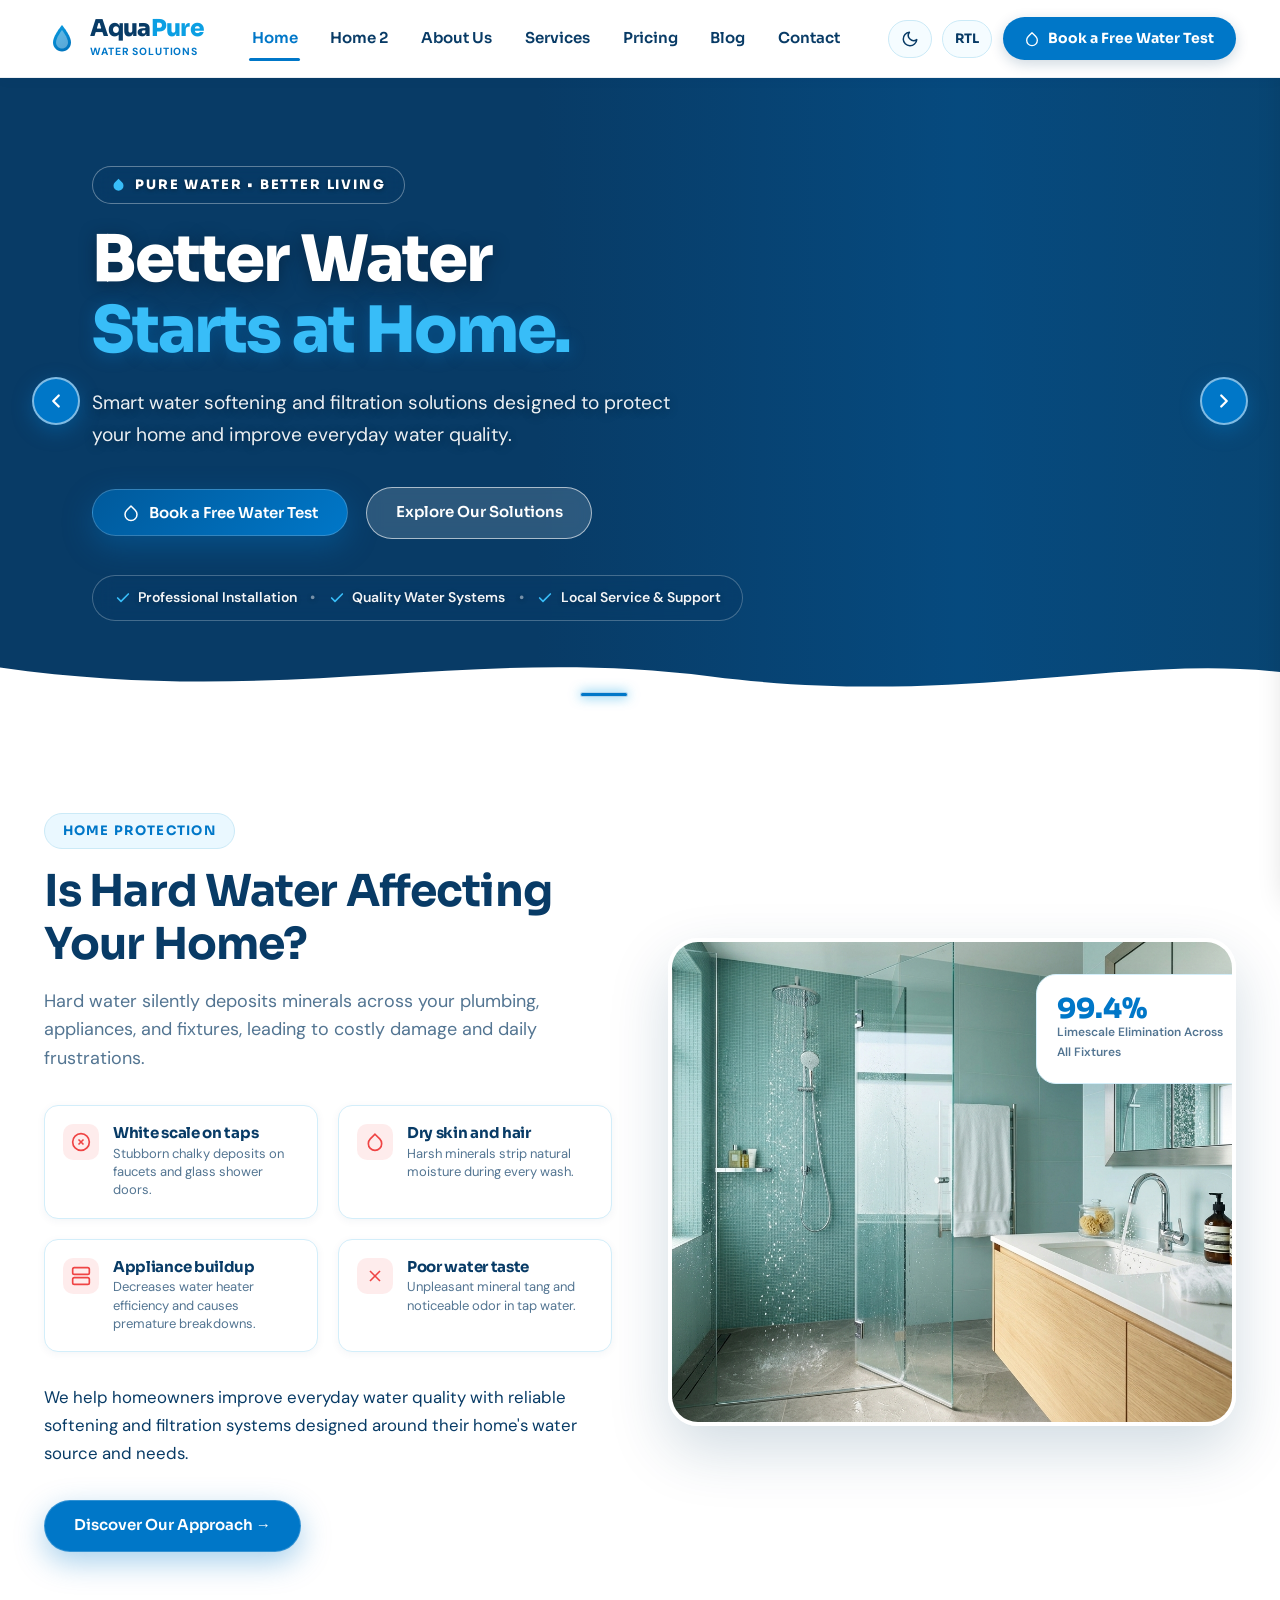
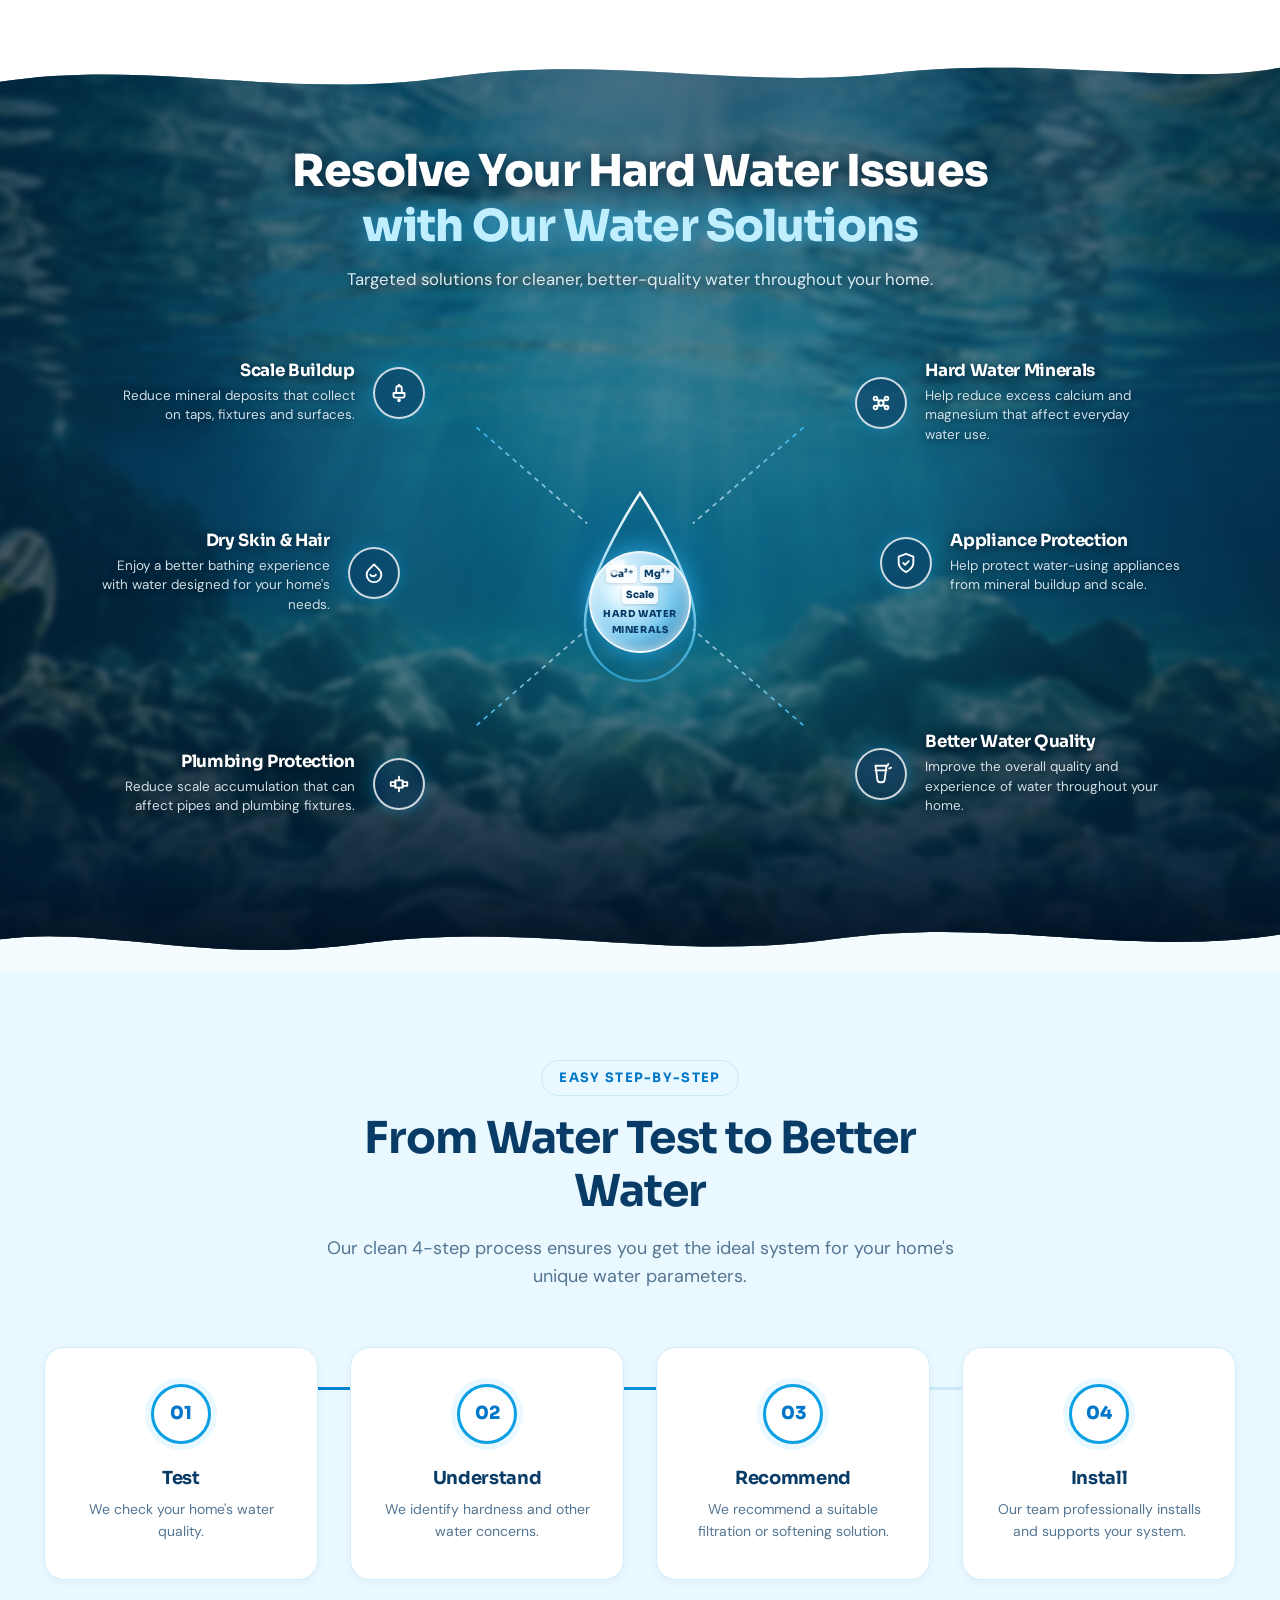
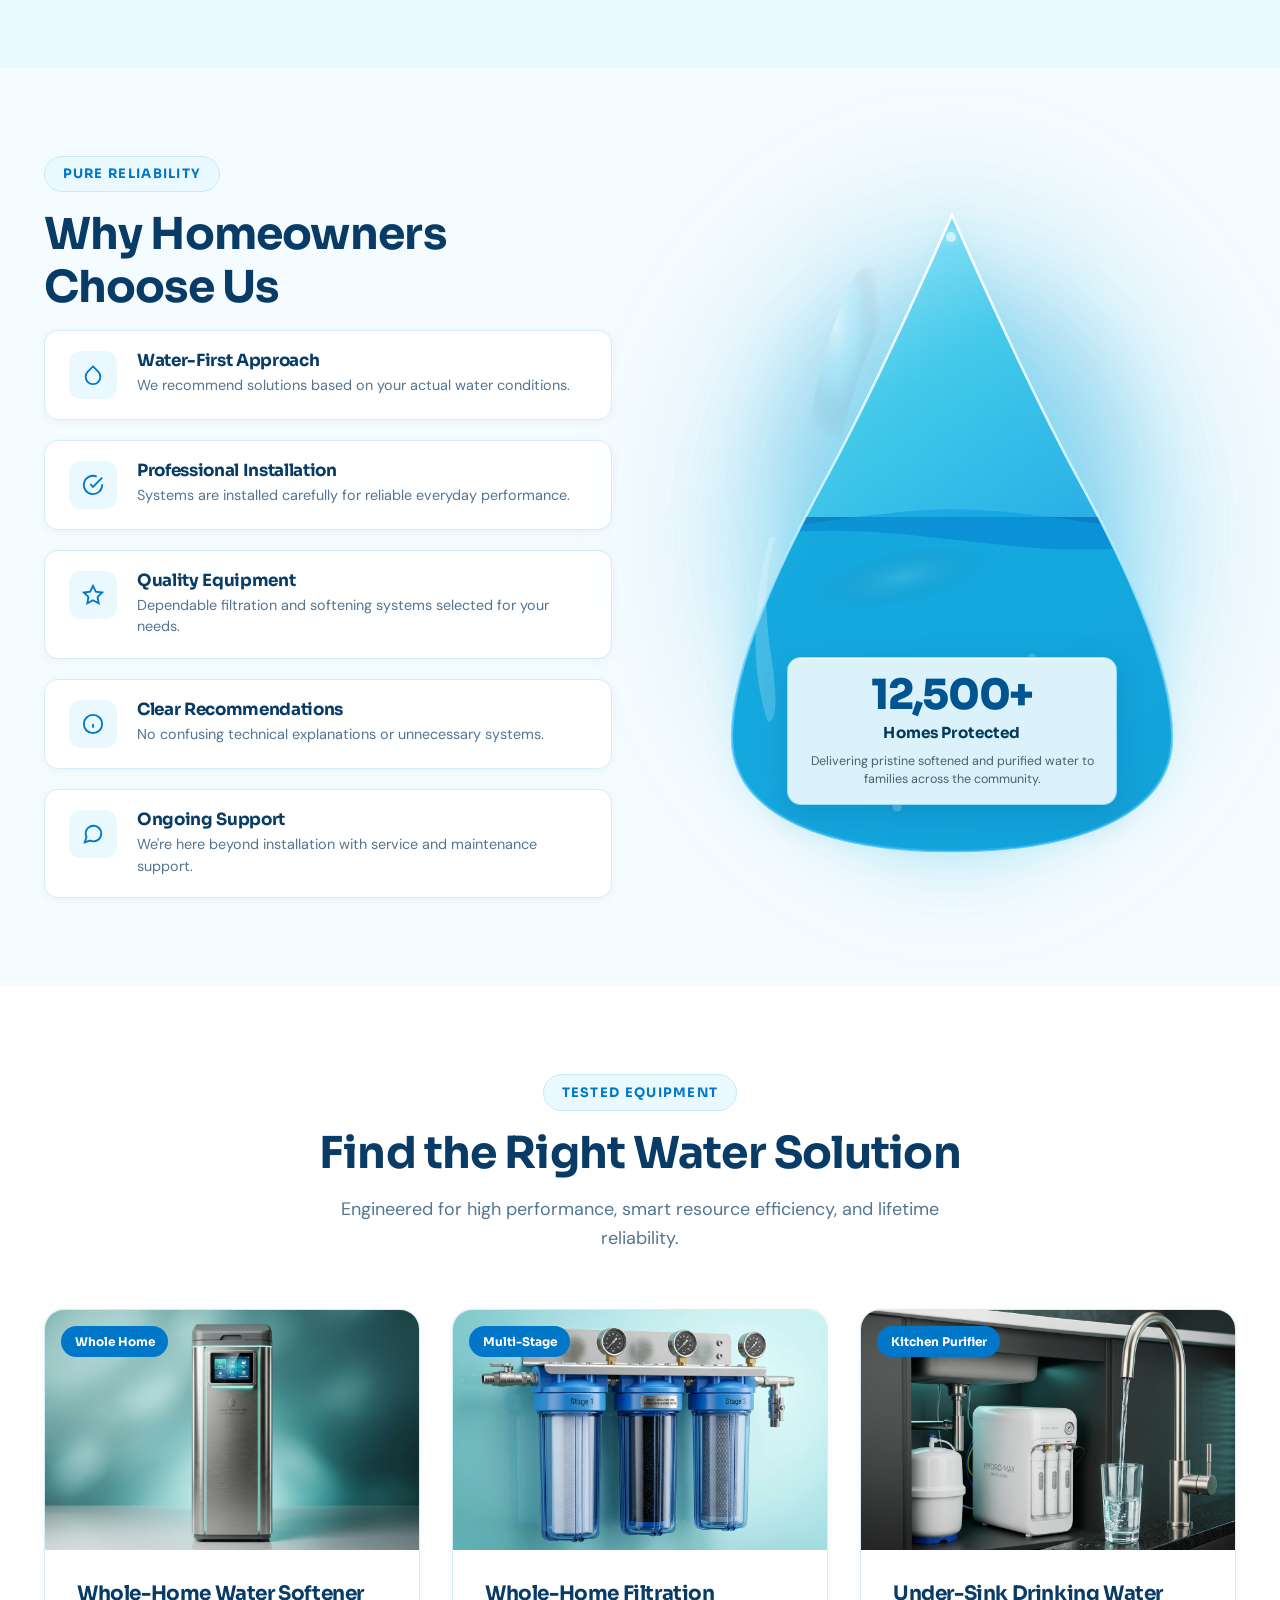
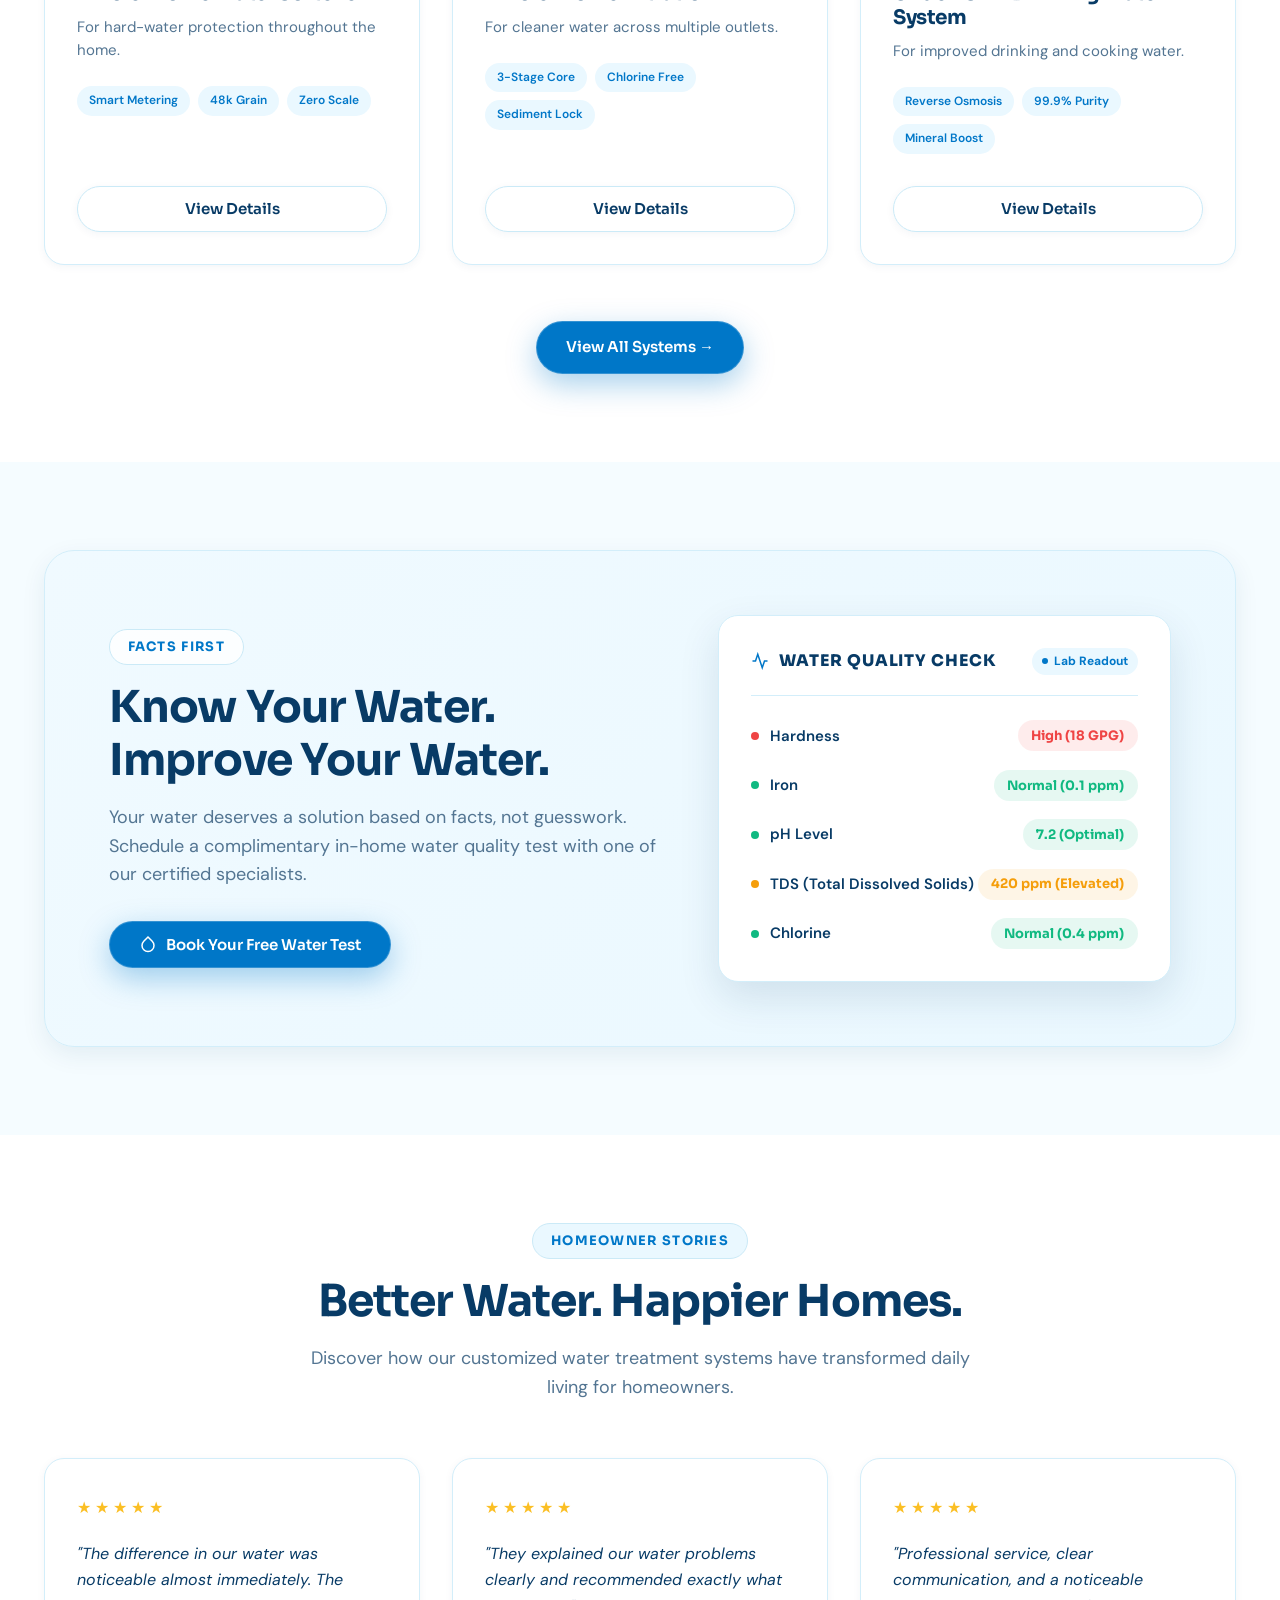
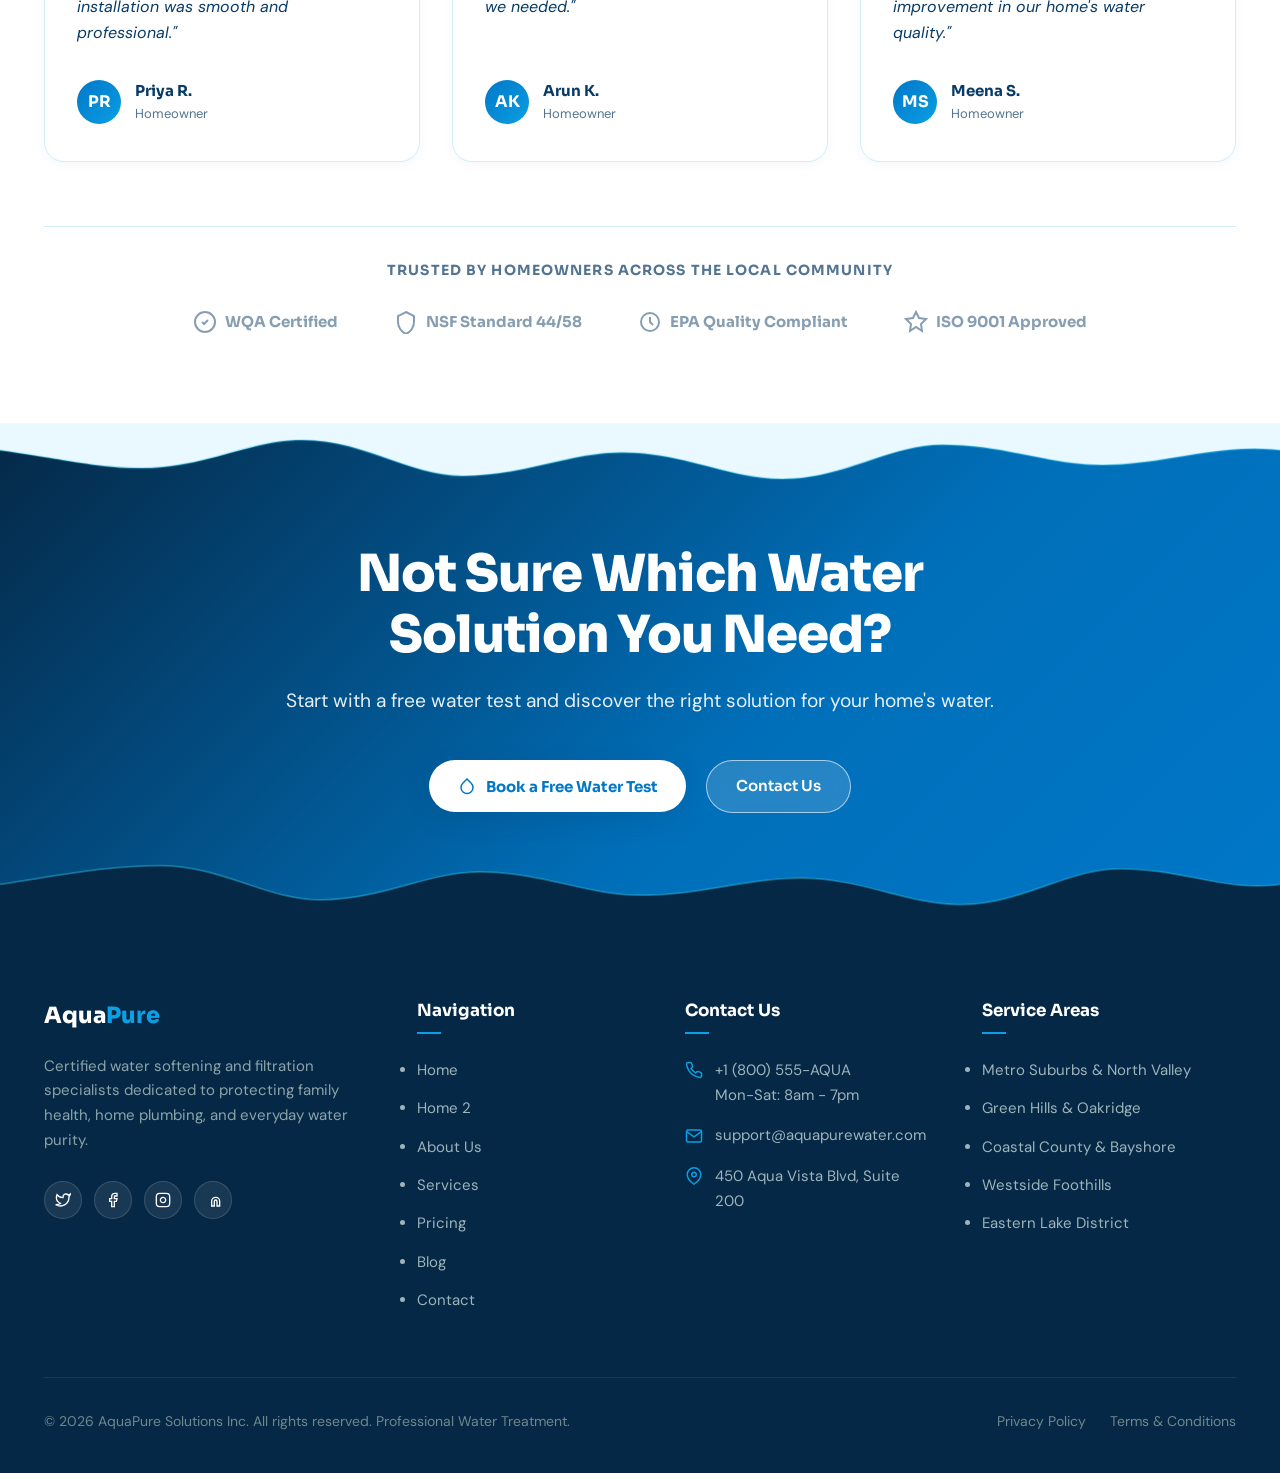
<file: index.html>
<!DOCTYPE html>
<html lang="en" dir="ltr">
<head>
  <meta charset="UTF-8">
  <meta name="viewport" content="width=device-width, initial-scale=1.0">
  <meta name="description" content="AquaPure - Smart water softening and whole-home filtration solutions. Protect your home and enjoy pure, balanced water with professional installation.">
  <meta name="theme-color" content="#006FB9">
  <link rel="icon" type="image/svg+xml" href="assets/aquapure-favicon.svg">
  <title>AquaPure | Home Water Softener &amp; Filtration Installer</title>

  <!-- Google Fonts: Sora & DM Sans -->
  <link rel="preconnect" href="https://fonts.googleapis.com">
  <link rel="preconnect" href="https://fonts.gstatic.com" crossorigin>
  <link href="https://fonts.googleapis.com/css2?family=DM+Sans:ital,opsz,wght@0,9..40,300..800;1,9..40,300..800&family=Sora:wght@400;500;600;700;800&display=swap" rel="stylesheet">

  <!-- Core CSS -->
  <link rel="stylesheet" href="css/style.css">
</head>
<body>

  <!-- ==========================================================================
       HEADER / NAVIGATION (Exact Proportions & Layout to Reference UI)
       ========================================================================== -->
  <header class="site-header" id="siteHeader">
    <div class="container">
      <div class="header-inner">
        
        <!-- Brand Logo (Left) -->
        <a href="index.html" class="brand-logo" aria-label="AquaPure Home">
          <svg class="logo-icon-svg" viewBox="0 0 36 36" fill="none">
            <path d="M18 4C18 4 9 14.5 9 21.5C9 26.47 13.03 30.5 18 30.5C22.97 30.5 27 26.47 27 21.5C27 14.5 18 4 18 4Z" fill="url(#logo_grad)"/>
            <path d="M18 9C18 9 12 16.5 12 21.5C12 24.8 14.69 27.5 18 27.5C21.31 27.5 24 24.8 24 21.5C24 16.5 18 9 18 9Z" fill="#FFFFFF" fill-opacity="0.35"/>
            <defs>
              <linearGradient id="logo_grad" x1="9" y1="4" x2="27" y2="30.5" gradientUnits="userSpaceOnUse">
                <stop stop-color="#0B9FE3"/>
                <stop offset="1" stop-color="#006FB9"/>
              </linearGradient>
            </defs>
          </svg>
          <div class="logo-text-group">
            <span class="brand-title">Aqua<span>Pure</span></span>
            <span class="brand-sub">Water Solutions</span>
          </div>
        </a>

        <!-- Center Navigation Menu -->
        <nav class="nav-menu" aria-label="Main Navigation">
          <a href="index.html" class="nav-link active">Home</a>
          <a href="home-2.html" class="nav-link">Home 2</a>
          <a href="about.html" class="nav-link">About Us</a>
          <a href="services.html" class="nav-link">Services</a>
          <a href="pricing.html" class="nav-link">Pricing</a>
          <a href="blog.html" class="nav-link">Blog</a>
          <a href="contact.html" class="nav-link">Contact</a>
        </nav>

        <!-- Right Header Actions -->
        <div class="header-actions">
          
          <!-- Dark / Light Mode Toggle -->
          <button class="header-action-btn" id="themeToggleBtn" aria-label="Toggle dark mode" title="Toggle theme">
            <svg id="themeIcon" width="18" height="18" viewBox="0 0 24 24" fill="none" stroke="currentColor" stroke-width="2" stroke-linecap="round" stroke-linejoin="round">
              <path d="M21 12.79A9 9 0 1 1 11.21 3 7 7 0 0 0 21 12.79z"></path>
            </svg>
          </button>

          <!-- LTR / RTL Direction Toggle -->
          <button class="header-action-btn" id="dirToggleBtn" aria-label="Toggle text direction" title="Switch LTR/RTL">
            <span id="dirLabel">RTL</span>
          </button>

          <!-- Primary CTA Button -->
          <a href="#testBookingModal" class="header-cta-pill trigger-water-test">
            <svg width="16" height="16" viewBox="0 0 24 24" fill="none" stroke="currentColor" stroke-width="2" stroke-linecap="round" stroke-linejoin="round">
              <path d="M12 2.69l5.66 5.66a8 8 0 1 1-11.31 0z"></path>
            </svg>
            Book a Free Water Test
          </a>

          <!-- Mobile Hamburger Toggle -->
          <button class="hamburger-btn" id="hamburgerBtn" aria-label="Open mobile menu" aria-expanded="false">
            <span class="hamburger-line"></span>
            <span class="hamburger-line"></span>
            <span class="hamburger-line"></span>
          </button>

        </div>

      </div>
    </div>
  </header>

  <!-- Mobile Drawer Overlay & Menu -->
  <div class="mobile-nav-overlay" id="mobileNavOverlay"></div>
  <div class="mobile-nav-drawer" id="mobileNavDrawer">
    <div>
      <div class="mobile-links">
        <a href="index.html" class="mobile-link active">Home <span>&rarr;</span></a>
        <a href="home-2.html" class="mobile-link">Home 2 <span>&rarr;</span></a>
        <a href="about.html" class="mobile-link">About Us <span>&rarr;</span></a>
        <a href="services.html" class="mobile-link">Services <span>&rarr;</span></a>
        <a href="pricing.html" class="mobile-link">Pricing <span>&rarr;</span></a>
        <a href="blog.html" class="mobile-link">Blog <span>&rarr;</span></a>
        <a href="contact.html" class="mobile-link">Contact <span>&rarr;</span></a>
      </div>

      <div style="display: flex; flex-direction: column; gap: 0.75rem; margin-top: 2rem;">
        <button class="header-action-btn" id="mobileThemeToggleBtn" style="width: 100%; justify-content: flex-start; height: 42px;">
          <svg id="mobileThemeIcon" width="18" height="18" viewBox="0 0 24 24" fill="none" stroke="currentColor" stroke-width="2">
            <path d="M21 12.79A9 9 0 1 1 11.21 3 7 7 0 0 0 21 12.79z"></path>
          </svg>
          <span id="themeText">Dark Mode</span>
        </button>
        <button class="header-action-btn" id="mobileDirToggleBtn" style="width: 100%; justify-content: flex-start; height: 42px;">
          <span id="mobileDirLabel">Switch to RTL</span>
        </button>
      </div>
    </div>

    <a href="#testBookingModal" class="btn btn-blue trigger-water-test" style="width: 100%;">
      Book a Free Water Test
    </a>
  </div>

  <main>
    <!-- ==========================================================================
         HERO SECTION (Full-Width Water Video Background with Content Overlay)
         ========================================================================== -->
    <section class="hero-wrapper" id="heroSlider">
      
      <!-- Full-Width Water Splash Video Background -->
      <video class="hero-video-bg" autoplay muted loop playsinline preload="auto">
        <source src="assets/header.mp4" type="video/mp4">
      </video>

      <!-- Subtle Water Blue Gradient Overlay for Text Readability -->
      <div class="hero-video-overlay" aria-hidden="true"></div>

      <!-- Left / Right Slider Navigation Buttons (Circular Blue Buttons) -->
      <button class="slider-arrow-btn slider-arrow-prev" id="sliderPrevBtn" aria-label="Previous Hero Slide">
        <svg width="22" height="22" viewBox="0 0 24 24" fill="none" stroke="currentColor" stroke-width="2.5" stroke-linecap="round" stroke-linejoin="round">
          <polyline points="15 18 9 12 15 6"></polyline>
        </svg>
      </button>

      <button class="slider-arrow-btn slider-arrow-next" id="sliderNextBtn" aria-label="Next Hero Slide">
        <svg width="22" height="22" viewBox="0 0 24 24" fill="none" stroke="currentColor" stroke-width="2.5" stroke-linecap="round" stroke-linejoin="round">
          <polyline points="9 18 15 12 9 6"></polyline>
        </svg>
      </button>

      <!-- Bottom Slider Indicators -->
      <div class="hero-slider-indicators" id="heroIndicators">
        <button class="indicator-bar active" data-slide="0" aria-label="Slide 1"></button>
        <button class="indicator-bar" data-slide="1" aria-label="Slide 2"></button>
        <button class="indicator-bar" data-slide="2" aria-label="Slide 3"></button>
      </div>

      <!-- Bottom Flowing Curved Wave (Edge Transition connected to water video) -->
      <div class="hero-water-bottom-curve" aria-hidden="true">
        <svg class="water-bottom-svg" viewBox="0 0 1440 100" preserveAspectRatio="none">
          <path fill="var(--color-bg-alt)" d="M0,35 C320,80 520,10 800,45 C1080,80 1260,20 1440,40 L1440,100 L0,100 Z"></path>
        </svg>
      </div>

      <!-- Hero Main Content Over Video -->
      <div class="hero-inner-container">
        
        <!-- Slide 1 (Primary Home 1 Content) -->
        <div class="hero-slide active" id="slide0">
          <div class="hero-slide-content">
            <div class="hero-pure-tag">
              <svg width="15" height="15" viewBox="0 0 24 24" fill="#38BDF8">
                <path d="M12 2.69l5.66 5.66a8 8 0 1 1-11.31 0z"></path>
              </svg>
              PURE WATER • BETTER LIVING
            </div>

            <h1 class="hero-main-title">
              Better Water<br>
              <span class="text-blue-highlight">Starts at Home.</span>
            </h1>

            <p class="hero-supporting-desc">
              Smart water softening and filtration solutions designed to protect your home and improve everyday water quality.
            </p>

            <div class="hero-btn-group">
              <button class="btn btn-blue trigger-water-test">
                <svg width="18" height="18" viewBox="0 0 24 24" fill="none" stroke="currentColor" stroke-width="2" stroke-linecap="round" stroke-linejoin="round">
                  <path d="M12 2.69l5.66 5.66a8 8 0 1 1-11.31 0z"></path>
                </svg>
                Book a Free Water Test
              </button>
              <a href="services.html" class="btn btn-white-outline">
                Explore Our Solutions
              </a>
            </div>

            <div class="hero-trust-bar">
              <span class="hero-trust-item">
                <svg width="16" height="16" viewBox="0 0 24 24" fill="none" stroke="currentColor" stroke-width="2.5" stroke-linecap="round" stroke-linejoin="round">
                  <polyline points="20 6 9 17 4 12"></polyline>
                </svg>
                Professional Installation
              </span>
              <span class="hero-trust-sep">•</span>
              <span class="hero-trust-item">
                <svg width="16" height="16" viewBox="0 0 24 24" fill="none" stroke="currentColor" stroke-width="2.5" stroke-linecap="round" stroke-linejoin="round">
                  <polyline points="20 6 9 17 4 12"></polyline>
                </svg>
                Quality Water Systems
              </span>
              <span class="hero-trust-sep">•</span>
              <span class="hero-trust-item">
                <svg width="16" height="16" viewBox="0 0 24 24" fill="none" stroke="currentColor" stroke-width="2.5" stroke-linecap="round" stroke-linejoin="round">
                  <polyline points="20 6 9 17 4 12"></polyline>
                </svg>
                Local Service & Support
              </span>
            </div>
          </div>
        </div>

        <!-- Slide 2 -->
        <div class="hero-slide" id="slide1">
          <div class="hero-slide-content">
            <div class="hero-pure-tag">
              <svg width="15" height="15" viewBox="0 0 24 24" fill="#38BDF8">
                <path d="M12 2.69l5.66 5.66a8 8 0 1 1-11.31 0z"></path>
              </svg>
              WHOLE-HOME SCALE PROTECTION
            </div>

            <h1 class="hero-main-title">
              Zero Hard Scale.<br>
              <span class="text-blue-highlight">Silky Smooth Water.</span>
            </h1>

            <p class="hero-supporting-desc">
              Eliminate scale buildup across showerheads, faucets, and high-efficiency water heaters with dual-tank softening.
            </p>

            <div class="hero-btn-group">
              <button class="btn btn-blue trigger-water-test">
                <svg width="18" height="18" viewBox="0 0 24 24" fill="none" stroke="currentColor" stroke-width="2" stroke-linecap="round" stroke-linejoin="round">
                  <path d="M12 2.69l5.66 5.66a8 8 0 1 1-11.31 0z"></path>
                </svg>
                Book a Free Water Test
              </button>
              <a href="pricing.html" class="btn btn-white-outline">
                Explore Softeners
              </a>
            </div>

            <div class="hero-trust-bar">
              <span class="hero-trust-item">
                <svg width="16" height="16" viewBox="0 0 24 24" fill="none" stroke="currentColor" stroke-width="2.5" stroke-linecap="round" stroke-linejoin="round">
                  <polyline points="20 6 9 17 4 12"></polyline>
                </svg>
                99.4% Scale Elimination
              </span>
              <span class="hero-trust-sep">•</span>
              <span class="hero-trust-item">
                <svg width="16" height="16" viewBox="0 0 24 24" fill="none" stroke="currentColor" stroke-width="2.5" stroke-linecap="round" stroke-linejoin="round">
                  <polyline points="20 6 9 17 4 12"></polyline>
                </svg>
                NSF 44 Certified
              </span>
              <span class="hero-trust-sep">•</span>
              <span class="hero-trust-item">
                <svg width="16" height="16" viewBox="0 0 24 24" fill="none" stroke="currentColor" stroke-width="2.5" stroke-linecap="round" stroke-linejoin="round">
                  <polyline points="20 6 9 17 4 12"></polyline>
                </svg>
                10-Year Warranty
              </span>
            </div>
          </div>
        </div>

        <!-- Slide 3 -->
        <div class="hero-slide" id="slide2">
          <div class="hero-slide-content">
            <div class="hero-pure-tag">
              <svg width="15" height="15" viewBox="0 0 24 24" fill="#38BDF8">
                <path d="M12 2.69l5.66 5.66a8 8 0 1 1-11.31 0z"></path>
              </svg>
              DRINKING WATER PURITY
            </div>

            <h1 class="hero-main-title">
              Crisp &amp; Clean Water<br>
              <span class="text-blue-highlight">Straight From The Tap.</span>
            </h1>

            <p class="hero-supporting-desc">
              Advanced multi-stage Reverse Osmosis filtration removes 99.9% of micro-impurities, chlorine, and heavy metals.
            </p>

            <div class="hero-btn-group">
              <button class="btn btn-blue trigger-water-test">
                <svg width="18" height="18" viewBox="0 0 24 24" fill="none" stroke="currentColor" stroke-width="2" stroke-linecap="round" stroke-linejoin="round">
                  <path d="M12 2.69l5.66 5.66a8 8 0 1 1-11.31 0z"></path>
                </svg>
                Book a Free Water Test
              </button>
              <a href="services.html" class="btn btn-white-outline">
                Explore Filtration
              </a>
            </div>

            <div class="hero-trust-bar">
              <span class="hero-trust-item">
                <svg width="16" height="16" viewBox="0 0 24 24" fill="none" stroke="currentColor" stroke-width="2.5" stroke-linecap="round" stroke-linejoin="round">
                  <polyline points="20 6 9 17 4 12"></polyline>
                </svg>
                99.9% Impurity Removal
              </span>
              <span class="hero-trust-sep">•</span>
              <span class="hero-trust-item">
                <svg width="16" height="16" viewBox="0 0 24 24" fill="none" stroke="currentColor" stroke-width="2.5" stroke-linecap="round" stroke-linejoin="round">
                  <polyline points="20 6 9 17 4 12"></polyline>
                </svg>
                Mineral Remineralization
              </span>
              <span class="hero-trust-sep">•</span>
              <span class="hero-trust-item">
                <svg width="16" height="16" viewBox="0 0 24 24" fill="none" stroke="currentColor" stroke-width="2.5" stroke-linecap="round" stroke-linejoin="round">
                  <polyline points="20 6 9 17 4 12"></polyline>
                </svg>
                Certified Technicians
              </span>
            </div>
          </div>
        </div>

      </div>
    </section>


    <!-- ==========================================================================
         SECTION 2: HARD WATER PROBLEM / INTRO
         ========================================================================== -->
    <section class="section section-alt" id="hard-water">
      <div class="container">
        <div class="grid-2">
          
          <div>
            <div class="section-tag">Home Protection</div>
            <h2 class="section-title">Is Hard Water Affecting Your Home?</h2>
            
            <p class="section-desc" style="margin-bottom: 1.5rem;">
              Hard water silently deposits minerals across your plumbing, appliances, and fixtures, leading to costly damage and daily frustrations.
            </p>

            <div class="problem-card-grid">
              
              <div class="problem-item">
                <div class="problem-icon-wrap">
                  <svg width="20" height="20" viewBox="0 0 24 24" fill="none" stroke="currentColor" stroke-width="2">
                    <circle cx="12" cy="12" r="10"></circle>
                    <line x1="15" y1="9" x2="9" y2="15"></line>
                    <line x1="9" y1="9" x2="15" y2="15"></line>
                  </svg>
                </div>
                <div class="problem-text">
                  <h4>White scale on taps</h4>
                  <p>Stubborn chalky deposits on faucets and glass shower doors.</p>
                </div>
              </div>

              <div class="problem-item">
                <div class="problem-icon-wrap">
                  <svg width="20" height="20" viewBox="0 0 24 24" fill="none" stroke="currentColor" stroke-width="2">
                    <path d="M12 2.69l5.66 5.66a8 8 0 1 1-11.31 0z"></path>
                  </svg>
                </div>
                <div class="problem-text">
                  <h4>Dry skin and hair</h4>
                  <p>Harsh minerals strip natural moisture during every wash.</p>
                </div>
              </div>

              <div class="problem-item">
                <div class="problem-icon-wrap">
                  <svg width="20" height="20" viewBox="0 0 24 24" fill="none" stroke="currentColor" stroke-width="2">
                    <rect x="2" y="2" width="20" height="8" rx="2" ry="2"></rect>
                    <rect x="2" y="14" width="20" height="8" rx="2" ry="2"></rect>
                    <line x1="6" y1="6" x2="6.01" y2="6"></line>
                    <line x1="6" y1="18" x2="6.01" y2="18"></line>
                  </svg>
                </div>
                <div class="problem-text">
                  <h4>Appliance buildup</h4>
                  <p>Decreases water heater efficiency and causes premature breakdowns.</p>
                </div>
              </div>

              <div class="problem-item">
                <div class="problem-icon-wrap">
                  <svg width="20" height="20" viewBox="0 0 24 24" fill="none" stroke="currentColor" stroke-width="2">
                    <path d="M18 6L6 18"></path>
                    <path d="M6 6l12 12"></path>
                  </svg>
                </div>
                <div class="problem-text">
                  <h4>Poor water taste</h4>
                  <p>Unpleasant mineral tang and noticeable odor in tap water.</p>
                </div>
              </div>

            </div>

            <p style="margin-bottom: 2rem; font-size: 1.05rem; line-height: 1.65; color: var(--color-text-main);">
              We help homeowners improve everyday water quality with reliable softening and filtration systems designed around their home's water source and needs.
            </p>

            <a href="#how-it-works" class="btn btn-blue">
              Discover Our Approach &rarr;
            </a>
          </div>

          <div class="intro-visual-frame">
            <img src="assets/images/hard_water_intro.jpg" alt="Spotless modern luxury bathroom with crystal pure running water" width="540" height="480">
            <div class="intro-badge-card">
              <div>
                <div class="badge-stat-num">99.4%</div>
                <div class="badge-stat-label">Limescale Elimination Across All Fixtures</div>
              </div>
            </div>
          </div>

        </div>
      </div>
    </section>


    <!-- ==========================================================================
         SECTION 3: WATER SOLUTIONS (Underwater Ocean Infographic)
         ========================================================================== -->
    <section class="water-solutions-section" id="services">
      
      <!-- SVG Clip Path Definition: Masks the image directly into natural organic wave boundaries -->
      <svg width="0" height="0" class="uw-clip-def" aria-hidden="true">
        <defs>
          <clipPath id="uwWaveClip" clipPathUnits="objectBoundingBox">
            <path d="M 0,0.045 C 0.12,0.02 0.22,0.065 0.35,0.04 C 0.48,0.015 0.58,0.055 0.70,0.035 C 0.82,0.018 0.92,0.05 1,0.03 L 1,0.96 C 0.88,0.985 0.78,0.94 0.65,0.965 C 0.52,0.99 0.42,0.945 0.28,0.97 C 0.16,0.992 0.08,0.95 0,0.965 Z" />
          </clipPath>
        </defs>
      </svg>

      <!-- Masked Underwater Backdrop — The actual image itself is clipped into wave shape -->
      <div class="uw-backdrop" aria-hidden="true">
        <!-- Primary Underwater Background Image -->
        <img src="assets/images/image.png" alt="Underwater ocean environment with natural sunlight and seafloor" class="underwater-bg-img" loading="eager" />

        <!-- Deep blue cinematic color-grade overlay -->
        <div class="uw-grade-overlay"></div>

        <!-- Vignette edges (darkens left/right/bottom, leaves center clear) -->
        <div class="uw-vignette"></div>

        <!-- Central spotlight: brighter behind the water drop -->
        <div class="uw-center-spot"></div>

        <!-- Ocean floor depth gradient -->
        <div class="uw-floor-gradient"></div>

        <!-- Subtle sunlight rays -->
        <div class="underwater-sun-rays">
          <div class="sun-ray-beam beam-1"></div>
          <div class="sun-ray-beam beam-2"></div>
          <div class="sun-ray-beam beam-3"></div>
          <div class="sun-ray-beam beam-4"></div>
        </div>

        <!-- Floating ambient bubbles -->
        <div class="underwater-particles-wrap">
          <div class="water-bubble-dot dot-1"></div>
          <div class="water-bubble-dot dot-2"></div>
          <div class="water-bubble-dot dot-3"></div>
          <div class="water-bubble-dot dot-4"></div>
          <div class="water-bubble-dot dot-5"></div>
        </div>
      </div>


      <div class="water-solutions-container">
        
        <!-- Section Heading (Upper Center, Below Water Surface with High Contrast) -->
        <div class="water-solutions-header">
          <h2 class="water-solutions-title">
            Resolve Your Hard Water Issues<br>
            <span>with Our Water Solutions</span>
          </h2>
          <p class="water-solutions-desc">
            Targeted solutions for cleaner, better-quality water throughout your home.
          </p>
        </div>

        <!-- Radial Infographic Stage -->
        <div class="radial-stage" id="radialStage">
          
          <!-- Clean, Straight Connecting Lines (Central Drop to 6 Solution Nodes) -->
          <svg class="radial-connections-svg" viewBox="0 0 1000 520" preserveAspectRatio="xMidYMid meet" aria-hidden="true">
            <defs>
              <linearGradient id="lineGlowLeft" x1="0%" y1="0%" x2="100%" y2="0%">
                <stop offset="0%" stop-color="#38BDF8" stop-opacity="0.9"/>
                <stop offset="100%" stop-color="#FFFFFF" stop-opacity="0.6"/>
              </linearGradient>
              <linearGradient id="lineGlowRight" x1="0%" y1="0%" x2="100%" y2="0%">
                <stop offset="0%" stop-color="#FFFFFF" stop-opacity="0.6"/>
                <stop offset="100%" stop-color="#38BDF8" stop-opacity="0.9"/>
              </linearGradient>
            </defs>

            <!-- Line 1: Top Left to Central Drop -->
            <line id="line-top-left" class="radial-line" x1="330" y1="95" x2="445" y2="195" stroke="url(#lineGlowLeft)"/>
            
            <!-- Line 2: Top Right to Central Drop -->
            <line id="line-top-right" class="radial-line" x1="670" y1="95" x2="555" y2="195" stroke="url(#lineGlowRight)"/>
            
            <!-- Line 3: Middle Left to Central Drop -->
            <line id="line-mid-left" class="radial-line" x1="310" y1="250" x2="430" y2="250" stroke="url(#lineGlowLeft)"/>
            
            <!-- Line 4: Middle Right to Central Drop -->
            <line id="line-mid-right" class="radial-line" x1="690" y1="250" x2="570" y2="250" stroke="url(#lineGlowRight)"/>
            
            <!-- Line 5: Bottom Left to Central Drop -->
            <line id="line-bot-left" class="radial-line" x1="330" y1="405" x2="445" y2="305" stroke="url(#lineGlowLeft)"/>
            
            <!-- Line 6: Bottom Right to Central Drop -->
            <line id="line-bot-right" class="radial-line" x1="670" y1="405" x2="555" y2="305" stroke="url(#lineGlowRight)"/>
          </svg>

          <!-- Central Suspended Water Drop with Mineral Buildup Visual -->
          <div class="radial-center-drop" id="centralWaterDrop" role="img" aria-label="Hard water minerals inside central water drop">
            
            <!-- Ambient Spotlight Halo -->
            <div class="drop-halo-glow"></div>

            <!-- Crisp Glowing Water Drop SVG Outline -->
            <svg class="center-drop-svg" viewBox="0 0 160 210">
              <defs>
                <linearGradient id="dropStrokeGrad" x1="0%" y1="0%" x2="0%" y2="100%">
                  <stop offset="0%" stop-color="#FFFFFF" stop-opacity="0.95"/>
                  <stop offset="50%" stop-color="#BFEFFF" stop-opacity="0.85"/>
                  <stop offset="100%" stop-color="#38BDF8" stop-opacity="0.6"/>
                </linearGradient>
                <radialGradient id="dropGlowGrad" cx="50%" cy="60%" r="50%">
                  <stop offset="0%" stop-color="#38BDF8" stop-opacity="0.35"/>
                  <stop offset="70%" stop-color="#005A87" stop-opacity="0.15"/>
                  <stop offset="100%" stop-color="transparent" stop-opacity="0"/>
                </radialGradient>
              </defs>

              <path d="M80,12 C80,12 25,95 25,142 C25,174 49.6,200 80,200 C110.4,200 135,174 135,142 C135,95 80,12 80,12 Z" 
                    fill="url(#dropGlowGrad)" 
                    stroke="url(#dropStrokeGrad)" 
                    stroke-width="2.5" />
            </svg>

            <!-- Hard Water Minerals Orb Inside Drop -->
            <div class="drop-mineral-orb">
              <div class="mineral-orb-specular"></div>
              <div class="mineral-orb-crystals">
                <span class="mineral-crystal cr-1">Ca²⁺</span>
                <span class="mineral-crystal cr-2">Mg²⁺</span>
                <span class="mineral-crystal cr-3">Scale</span>
              </div>
              <div class="mineral-orb-label">Hard Water Minerals</div>
            </div>

          </div>

          <!-- ================================================================
               SIX SURROUNDING RADIAL SOLUTIONS
               ================================================================ -->

          <!-- 1. TOP LEFT: Scale Buildup -->
          <div class="radial-node node-top-left" data-target-line="line-top-left">
            <div class="radial-node-content">
              <h4 class="node-title">Scale Buildup</h4>
              <p class="node-desc">Reduce mineral deposits that collect on taps, fixtures and surfaces.</p>
            </div>
            <div class="radial-icon-ring" title="Scale Buildup">
              <svg width="22" height="22" viewBox="0 0 24 24" fill="none" stroke="currentColor" stroke-width="2" stroke-linecap="round" stroke-linejoin="round">
                <path d="M6 12h12v3a2 2 0 0 1-2 2H8a2 2 0 0 1-2-2v-3z"></path>
                <path d="M9 12V7a3 3 0 0 1 6 0v5"></path>
                <path d="M12 3v2"></path>
                <circle cx="12" cy="20" r="1" fill="currentColor"></circle>
              </svg>
            </div>
          </div>

          <!-- 2. TOP RIGHT: Hard Water Minerals -->
          <div class="radial-node node-top-right" data-target-line="line-top-right">
            <div class="radial-icon-ring" title="Hard Water Minerals">
              <svg width="22" height="22" viewBox="0 0 24 24" fill="none" stroke="currentColor" stroke-width="2" stroke-linecap="round" stroke-linejoin="round">
                <circle cx="12" cy="12" r="3"></circle>
                <circle cx="6" cy="7" r="2"></circle>
                <circle cx="18" cy="7" r="2"></circle>
                <circle cx="6" cy="17" r="2"></circle>
                <circle cx="18" cy="17" r="2"></circle>
                <line x1="8" y1="8" x2="10" y2="10.5"></line>
                <line x1="16" y1="8" x2="14" y2="10.5"></line>
                <line x1="8" y1="16" x2="10" y2="13.5"></line>
                <line x1="16" y1="16" x2="14" y2="13.5"></line>
              </svg>
            </div>
            <div class="radial-node-content">
              <h4 class="node-title">Hard Water Minerals</h4>
              <p class="node-desc">Help reduce excess calcium and magnesium that affect everyday water use.</p>
            </div>
          </div>

          <!-- 3. MIDDLE LEFT: Dry Skin & Hair -->
          <div class="radial-node node-mid-left" data-target-line="line-mid-left">
            <div class="radial-node-content">
              <h4 class="node-title">Dry Skin &amp; Hair</h4>
              <p class="node-desc">Enjoy a better bathing experience with water designed for your home's needs.</p>
            </div>
            <div class="radial-icon-ring" title="Dry Skin & Hair">
              <svg width="22" height="22" viewBox="0 0 24 24" fill="none" stroke="currentColor" stroke-width="2" stroke-linecap="round" stroke-linejoin="round">
                <path d="M12 2.69l5.66 5.66a8 8 0 1 1-11.31 0z"></path>
                <path d="M8 14c1.5 2 4.5 2 6 0"></path>
              </svg>
            </div>
          </div>

          <!-- 4. MIDDLE RIGHT: Appliance Protection -->
          <div class="radial-node node-mid-right" data-target-line="line-mid-right">
            <div class="radial-icon-ring" title="Appliance Protection">
              <svg width="22" height="22" viewBox="0 0 24 24" fill="none" stroke="currentColor" stroke-width="2" stroke-linecap="round" stroke-linejoin="round">
                <path d="M12 22s8-4 8-10V5l-8-3-8 3v7c0 6 8 10 8 10z"></path>
                <polyline points="9 12 11 14 15 10"></polyline>
              </svg>
            </div>
            <div class="radial-node-content">
              <h4 class="node-title">Appliance Protection</h4>
              <p class="node-desc">Help protect water-using appliances from mineral buildup and scale.</p>
            </div>
          </div>

          <!-- 5. BOTTOM LEFT: Plumbing Protection -->
          <div class="radial-node node-bot-left" data-target-line="line-bot-left">
            <div class="radial-node-content">
              <h4 class="node-title">Plumbing Protection</h4>
              <p class="node-desc">Reduce scale accumulation that can affect pipes and plumbing fixtures.</p>
            </div>
            <div class="radial-icon-ring" title="Plumbing Protection">
              <svg width="22" height="22" viewBox="0 0 24 24" fill="none" stroke="currentColor" stroke-width="2" stroke-linecap="round" stroke-linejoin="round">
                <path d="M3 10h5v4H3z"></path>
                <path d="M16 10h5v4h-5z"></path>
                <path d="M8 8h8v8H8z"></path>
                <path d="M12 4v4"></path>
                <path d="M12 16v4"></path>
              </svg>
            </div>
          </div>

          <!-- 6. BOTTOM RIGHT: Better Water Quality -->
          <div class="radial-node node-bot-right" data-target-line="line-bot-right">
            <div class="radial-icon-ring" title="Better Water Quality">
              <svg width="22" height="22" viewBox="0 0 24 24" fill="none" stroke="currentColor" stroke-width="2" stroke-linecap="round" stroke-linejoin="round">
                <path d="M6 3h12l-2 15a3 3 0 0 1-3 3h-2a3 3 0 0 1-3-3L6 3z"></path>
                <line x1="6" y1="8" x2="18" y2="8"></line>
                <path d="M19 3l1-2"></path>
                <path d="M21 6l2-1"></path>
              </svg>
            </div>
            <div class="radial-node-content">
              <h4 class="node-title">Better Water Quality</h4>
              <p class="node-desc">Improve the overall quality and experience of water throughout your home.</p>
            </div>
          </div>

        </div>

      </div>
    </section>


    <!-- ==========================================================================
         SECTION 4: HOW IT WORKS (4 Steps)
         ========================================================================== -->
    <section class="section section-subtle" id="how-it-works">
      <div class="container">
        
        <div class="section-header">
          <div class="section-tag">Easy Step-by-Step</div>
          <h2 class="section-title">From Water Test to Better Water</h2>
          <p class="section-desc">
            Our clean 4-step process ensures you get the ideal system for your home's unique water parameters.
          </p>
        </div>

        <div class="steps-timeline-wrap">
          <div class="steps-track-line">
            <div class="steps-track-fill"></div>
          </div>

          <div class="steps-grid">
            
            <div class="step-card">
              <div class="step-badge">01</div>
              <h3>Test</h3>
              <p>We check your home's water quality.</p>
            </div>

            <div class="step-card">
              <div class="step-badge">02</div>
              <h3>Understand</h3>
              <p>We identify hardness and other water concerns.</p>
            </div>

            <div class="step-card">
              <div class="step-badge">03</div>
              <h3>Recommend</h3>
              <p>We recommend a suitable filtration or softening solution.</p>
            </div>

            <div class="step-card">
              <div class="step-badge">04</div>
              <h3>Install</h3>
              <p>Our team professionally installs and supports your system.</p>
            </div>

          </div>
        </div>

      </div>
    </section>


    <!-- ==========================================================================
         SECTION 5: WHY CHOOSE US (5 Benefits)
         ========================================================================== -->
    <section class="section" id="why-choose-us">
      <div class="container">
        
        <div class="grid-2">
          
          <div>
            <div class="section-tag">Pure Reliability</div>
            <h2 class="section-title">Why Homeowners Choose Us</h2>
            
            <div class="why-benefits-list">
              
              <div class="benefit-item-card">
                <div class="benefit-icon-box">
                  <svg width="22" height="22" viewBox="0 0 24 24" fill="none" stroke="currentColor" stroke-width="2">
                    <path d="M12 2.69l5.66 5.66a8 8 0 1 1-11.31 0z"></path>
                  </svg>
                </div>
                <div class="benefit-content">
                  <h4>Water-First Approach</h4>
                  <p>We recommend solutions based on your actual water conditions.</p>
                </div>
              </div>

              <div class="benefit-item-card">
                <div class="benefit-icon-box">
                  <svg width="22" height="22" viewBox="0 0 24 24" fill="none" stroke="currentColor" stroke-width="2">
                    <path d="M22 11.08V12a10 10 0 1 1-5.93-9.14"></path>
                    <polyline points="22 4 12 14.01 9 11.01"></polyline>
                  </svg>
                </div>
                <div class="benefit-content">
                  <h4>Professional Installation</h4>
                  <p>Systems are installed carefully for reliable everyday performance.</p>
                </div>
              </div>

              <div class="benefit-item-card">
                <div class="benefit-icon-box">
                  <svg width="22" height="22" viewBox="0 0 24 24" fill="none" stroke="currentColor" stroke-width="2">
                    <polygon points="12 2 15.09 8.26 22 9.27 17 14.14 18.18 21.02 12 17.77 5.82 21.02 7 14.14 2 9.27 8.91 8.26 12 2"></polygon>
                  </svg>
                </div>
                <div class="benefit-content">
                  <h4>Quality Equipment</h4>
                  <p>Dependable filtration and softening systems selected for your needs.</p>
                </div>
              </div>

              <div class="benefit-item-card">
                <div class="benefit-icon-box">
                  <svg width="22" height="22" viewBox="0 0 24 24" fill="none" stroke="currentColor" stroke-width="2">
                    <circle cx="12" cy="12" r="10"></circle>
                    <line x1="12" y1="16" x2="12" y2="12"></line>
                    <line x1="12" y1="8" x2="12.01" y2="8"></line>
                  </svg>
                </div>
                <div class="benefit-content">
                  <h4>Clear Recommendations</h4>
                  <p>No confusing technical explanations or unnecessary systems.</p>
                </div>
              </div>

              <div class="benefit-item-card">
                <div class="benefit-icon-box">
                  <svg width="22" height="22" viewBox="0 0 24 24" fill="none" stroke="currentColor" stroke-width="2">
                    <path d="M21 11.5a8.38 8.38 0 0 1-.9 3.8 8.5 8.5 0 0 1-7.6 4.7 8.38 8.38 0 0 1-3.8-.9L3 21l1.9-5.7a8.38 8.38 0 0 1-.9-3.8 8.5 8.5 0 0 1 4.7-7.6 8.38 8.38 0 0 1 3.8-.9h.5a8.48 8.48 0 0 1 8 8v.5z"></path>
                  </svg>
                </div>
                <div class="benefit-content">
                  <h4>Ongoing Support</h4>
                  <p>We're here beyond installation with service and maintenance support.</p>
                </div>
              </div>

            </div>
          </div>

          <!-- Premium Animated Water Droplet Visual -->
          <div class="wdrop-scene" id="wdropScene" aria-label="12,500+ Homes Protected with pure water technology" role="img">

            <!-- Ambient soft background glow layers (no hard geometric rings) -->
            <div class="wdrop-bg-glow" aria-hidden="true">
              <div class="wdrop-glow-ambient"></div>
              <div class="wdrop-glow-core"></div>
              <div class="wdrop-glow-aura"></div>
            </div>

            <!-- Floating micro-particles -->
            <div class="wdrop-particles" aria-hidden="true">
              <div class="wdrop-particle p-1"></div>
              <div class="wdrop-particle p-2"></div>
              <div class="wdrop-particle p-3"></div>
              <div class="wdrop-particle p-4"></div>
              <div class="wdrop-particle p-5"></div>
              <div class="wdrop-particle p-6"></div>
              <div class="wdrop-particle p-7"></div>
              <div class="wdrop-particle p-8"></div>
            </div>

            <!-- Main floating droplet container -->
            <div class="wdrop-body" id="wdropBody" aria-hidden="true">

              <!-- Soft Blue / Cyan Ambient Glow Halo -->
              <div class="wdrop-neon-halo"></div>

              <!-- SVG clipping mask + large organic droplet shape -->
              <svg class="wdrop-svg" viewBox="0 0 500 660" xmlns="http://www.w3.org/2000/svg">
                <defs>
                  <!-- Organic water drop silhouette clip path -->
                  <clipPath id="dropletClip">
                    <path d="M 250,18 C 246,26 182,175 122,285 C 62,395 30,480 30,540 C 30,620 130,654 250,654 C 370,654 470,620 470,540 C 470,480 438,395 378,285 C 318,175 254,26 250,18 Z"/>
                  </clipPath>

                  <!-- Liquid gradient: light aqua top -> bright water blue -> deep blue bottom -->
                  <linearGradient id="dropFillGrad" x1="25%" y1="0%" x2="75%" y2="100%">
                    <stop offset="0%" stop-color="#8BE8FF" stop-opacity="0.55"/>
                    <stop offset="28%" stop-color="#25C7E8" stop-opacity="0.65"/>
                    <stop offset="65%" stop-color="#0B9FE3" stop-opacity="0.75"/>
                    <stop offset="100%" stop-color="#005A9C" stop-opacity="0.90"/>
                  </linearGradient>

                  <!-- Droplet edge stroke gradient -->
                  <linearGradient id="dropStrokeGrad" x1="20%" y1="0%" x2="80%" y2="100%">
                    <stop offset="0%" stop-color="#8BE8FF"/>
                    <stop offset="35%" stop-color="#25C7E8"/>
                    <stop offset="70%" stop-color="#0B9FE3"/>
                    <stop offset="100%" stop-color="#006FB9"/>
                  </linearGradient>

                  <!-- Soft internal radial highlight -->
                  <radialGradient id="dropInnerLight" cx="35%" cy="22%" r="45%">
                    <stop offset="0%" stop-color="#ffffff" stop-opacity="0.6"/>
                    <stop offset="50%" stop-color="#8BE8FF" stop-opacity="0.2"/>
                    <stop offset="100%" stop-color="transparent" stop-opacity="0"/>
                  </radialGradient>

                  <!-- Internal light caustic gradient -->
                  <radialGradient id="dropCausticGrad" cx="50%" cy="50%" r="50%">
                    <stop offset="0%" stop-color="#ffffff" stop-opacity="0.3"/>
                    <stop offset="100%" stop-color="transparent" stop-opacity="0"/>
                  </radialGradient>

                  <filter id="dropGlow" x="-30%" y="-30%" width="160%" height="160%">
                    <feGaussianBlur stdDeviation="8" result="blur"/>
                    <feComposite in="SourceGraphic" in2="blur" operator="over"/>
                  </filter>

                  <filter id="dropOuterGlow" x="-20%" y="-20%" width="140%" height="140%">
                    <feGaussianBlur stdDeviation="16" result="blur"/>
                    <feColorMatrix type="matrix"
                      values="0 0 0 0 0.04
                              0 0 0 0 0.62
                              0 0 0 0 0.89
                              0 0 0 0.65 0" result="glowColored"/>
                    <feComposite in="SourceGraphic" in2="glowColored" operator="over"/>
                  </filter>
                </defs>

                <!-- Outer glow shadow shape -->
                <path class="wdrop-outer-glow-path"
                  d="M 250,18 C 246,26 182,175 122,285 C 62,395 30,480 30,540 C 30,620 130,654 250,654 C 370,654 470,620 470,540 C 470,480 438,395 378,285 C 318,175 254,26 250,18 Z"
                  fill="#0B9FE3" opacity="0.22" filter="url(#dropOuterGlow)"/>

                <!-- Main droplet body fill -->
                <path class="wdrop-main-path"
                  d="M 250,18 C 246,26 182,175 122,285 C 62,395 30,480 30,540 C 30,620 130,654 250,654 C 370,654 470,620 470,540 C 470,480 438,395 378,285 C 318,175 254,26 250,18 Z"
                  fill="url(#dropFillGrad)"
                  stroke="url(#dropStrokeGrad)"
                  stroke-width="2.5"/>

                <!-- Liquid fill area (clipped to large droplet shape) -->
                <g clip-path="url(#dropletClip)">
                  <!-- Deep liquid base -->
                  <rect class="wdrop-liquid-base" x="0" y="320" width="500" height="340" fill="#006FB9" opacity="0.75"/>

                  <!-- Animated wave surface 1 (SVG path, animated via JS) -->
                  <path class="wdrop-wave" id="wdropWave1"
                    d="M-30,320 Q60,305 140,320 Q220,335 300,320 Q380,305 460,320 Q500,330 530,320 L530,680 L-30,680 Z"
                    fill="#0B9FE3" opacity="0.6"/>

                  <!-- Animated wave surface 2 (offset) -->
                  <path class="wdrop-wave wdrop-wave-2" id="wdropWave2"
                    d="M-30,335 Q80,318 170,336 Q260,354 350,335 Q420,318 530,336 L530,680 L-30,680 Z"
                    fill="#25C7E8" opacity="0.4"/>

                  <!-- Bubble dots inside liquid -->
                  <circle class="wdrop-bubble b1" cx="160" cy="520" r="5" fill="white" opacity="0.25"/>
                  <circle class="wdrop-bubble b2" cx="330" cy="460" r="3.5" fill="white" opacity="0.2"/>
                  <circle class="wdrop-bubble b3" cx="220" cy="570" r="6" fill="white" opacity="0.22"/>
                  <circle class="wdrop-bubble b4" cx="285" cy="500" r="3.5" fill="#8BE8FF" opacity="0.32"/>
                  <circle class="wdrop-bubble b5" cx="195" cy="610" r="4.5" fill="white" opacity="0.24"/>
                  <circle class="wdrop-bubble b6" cx="360" cy="540" r="5" fill="#8BE8FF" opacity="0.28"/>
                  <circle class="wdrop-bubble b7" cx="130" cy="480" r="3" fill="white" opacity="0.2"/>

                  <!-- Subtle light caustic overlay -->
                  <ellipse cx="200" cy="380" rx="90" ry="28" fill="url(#dropCausticGrad)" opacity="0.4" transform="rotate(-12,200,380)"/>
                </g>

                <!-- Glass highlight (upper-left reflection) -->
                <path class="wdrop-highlight"
                  d="M 155,75 C 120,140 102,235 98,310 C 96,345 124,330 130,295 C 140,225 162,145 200,95 C 185,70 165,65 155,75 Z"
                  fill="url(#dropInnerLight)" opacity="0.75"/>

                <!-- Secondary curvature highlight -->
                <path class="wdrop-highlight-2"
                  d="M 68,340 C 50,400 48,475 66,525 C 74,525 76,505 70,465 C 62,415 62,375 74,340 Z"
                  fill="white" opacity="0.2"/>

                <!-- Top apex subtle gleam -->
                <circle cx="249" cy="40" r="5" fill="#ffffff" opacity="0.65" filter="url(#dropGlow)"/>

                <!-- Droplet border stroke (rendered on top for crisp edge) -->
                <path
                  d="M 250,18 C 246,26 182,175 122,285 C 62,395 30,480 30,540 C 30,620 130,654 250,654 C 370,654 470,620 470,540 C 470,480 438,395 378,285 C 318,175 254,26 250,18 Z"
                  fill="none"
                  stroke="url(#dropStrokeGrad)"
                  stroke-width="2.2"/>
              </svg>

              <!-- Glass stat panel (floats inside lower droplet) -->
              <div class="wdrop-glass-panel">
                <div class="wdrop-stat-number">12,500+</div>
                <div class="wdrop-stat-label">Homes Protected</div>
                <p class="wdrop-stat-desc">Delivering pristine softened and purified water to families across the community.</p>
              </div>

            </div><!-- /.wdrop-body -->
          </div><!-- /.wdrop-scene -->

        </div>

      </div>
    </section>


    <!-- ==========================================================================
         SECTION 6: FEATURED WATER SYSTEMS (3 Cards)
         ========================================================================== -->
    <section class="section section-alt" id="featured-systems">
      <div class="container">
        
        <div class="section-header">
          <div class="section-tag">Tested Equipment</div>
          <h2 class="section-title">Find the Right Water Solution</h2>
          <p class="section-desc">
            Engineered for high performance, smart resource efficiency, and lifetime reliability.
          </p>
        </div>

        <div class="systems-grid">
          
          <div class="system-card">
            <div class="system-img-wrap">
              <img src="assets/images/system_water_softener.jpg" alt="Smart Whole-Home Water Softener unit" width="380" height="240">
              <span class="system-badge-tag">Whole Home</span>
            </div>
            <div class="system-body">
              <div>
                <h3>Whole-Home Water Softener</h3>
                <p>For hard-water protection throughout the home.</p>
                
                <div class="system-specs-list">
                  <span class="system-spec-pill">Smart Metering</span>
                  <span class="system-spec-pill">48k Grain</span>
                  <span class="system-spec-pill">Zero Scale</span>
                </div>
              </div>

              <button class="btn btn-secondary trigger-water-test" style="width: 100%;">
                View Details
              </button>
            </div>
          </div>

          <div class="system-card">
            <div class="system-img-wrap">
              <img src="assets/images/system_filtration.jpg" alt="3-Stage Whole-Home Water Filtration System" width="380" height="240">
              <span class="system-badge-tag">Multi-Stage</span>
            </div>
            <div class="system-body">
              <div>
                <h3>Whole-Home Filtration</h3>
                <p>For cleaner water across multiple outlets.</p>
                
                <div class="system-specs-list">
                  <span class="system-spec-pill">3-Stage Core</span>
                  <span class="system-spec-pill">Chlorine Free</span>
                  <span class="system-spec-pill">Sediment Lock</span>
                </div>
              </div>

              <button class="btn btn-secondary trigger-water-test" style="width: 100%;">
                View Details
              </button>
            </div>
          </div>

          <div class="system-card">
            <div class="system-img-wrap">
              <img src="assets/images/system_undersink_ro.jpg" alt="Under-sink reverse osmosis drinking purifier" width="380" height="240">
              <span class="system-badge-tag">Kitchen Purifier</span>
            </div>
            <div class="system-body">
              <div>
                <h3>Under-Sink Drinking Water System</h3>
                <p>For improved drinking and cooking water.</p>
                
                <div class="system-specs-list">
                  <span class="system-spec-pill">Reverse Osmosis</span>
                  <span class="system-spec-pill">99.9% Purity</span>
                  <span class="system-spec-pill">Mineral Boost</span>
                </div>
              </div>

              <button class="btn btn-secondary trigger-water-test" style="width: 100%;">
                View Details
              </button>
            </div>
          </div>

        </div>

        <div style="text-align: center;">
          <a href="#water-test" class="btn btn-blue trigger-water-test">
            View All Systems &rarr;
          </a>
        </div>

      </div>
    </section>


    <!-- ==========================================================================
         SECTION 7: WATER QUALITY / FREE TEST (Distinctive Card)
         ========================================================================== -->
    <section class="section" id="water-test">
      <div class="container">
        
        <div class="water-test-container">
          <div class="water-test-grid">
            
            <div>
              <div class="section-tag" style="background: rgba(255,255,255,0.85); color: var(--color-blue-deep);">
                Facts First
              </div>
              <h2 class="section-title">Know Your Water. Improve Your Water.</h2>
              <p class="section-desc" style="margin-bottom: 2rem;">
                Your water deserves a solution based on facts, not guesswork. Schedule a complimentary in-home water quality test with one of our certified specialists.
              </p>

              <button class="btn btn-blue trigger-water-test">
                <svg width="18" height="18" viewBox="0 0 24 24" fill="none" stroke="currentColor" stroke-width="2">
                  <path d="M12 2.69l5.66 5.66a8 8 0 1 1-11.31 0z"></path>
                </svg>
                Book Your Free Water Test
              </button>
            </div>

            <div>
              <div class="test-metric-card">
                
                <div class="metric-header">
                  <div class="metric-header-title">
                    <svg width="18" height="18" viewBox="0 0 24 24" fill="none" stroke="var(--color-blue-deep)" stroke-width="2">
                      <path d="M22 12h-4l-3 9L9 3l-3 9H2"></path>
                    </svg>
                    WATER QUALITY CHECK
                  </div>
                  <div class="metric-status-live">
                    <span style="width:6px; height:6px; border-radius:50%; background:var(--color-blue-deep); display:inline-block;"></span> 
                    Lab Readout
                  </div>
                </div>

                <div class="metric-rows-list">
                  
                  <div class="metric-row">
                    <div class="metric-name-group">
                      <span class="metric-bullet bullet-high"></span>
                      <span class="metric-label">Hardness</span>
                    </div>
                    <span class="metric-value-badge badge-high">High (18 GPG)</span>
                  </div>

                  <div class="metric-row">
                    <div class="metric-name-group">
                      <span class="metric-bullet bullet-normal"></span>
                      <span class="metric-label">Iron</span>
                    </div>
                    <span class="metric-value-badge badge-normal">Normal (0.1 ppm)</span>
                  </div>

                  <div class="metric-row">
                    <div class="metric-name-group">
                      <span class="metric-bullet bullet-normal"></span>
                      <span class="metric-label">pH Level</span>
                    </div>
                    <span class="metric-value-badge badge-normal">7.2 (Optimal)</span>
                  </div>

                  <div class="metric-row">
                    <div class="metric-name-group">
                      <span class="metric-bullet bullet-warning"></span>
                      <span class="metric-label">TDS (Total Dissolved Solids)</span>
                    </div>
                    <span class="metric-value-badge badge-warning">420 ppm (Elevated)</span>
                  </div>

                  <div class="metric-row">
                    <div class="metric-name-group">
                      <span class="metric-bullet bullet-normal"></span>
                      <span class="metric-label">Chlorine</span>
                    </div>
                    <span class="metric-value-badge badge-normal">Normal (0.4 ppm)</span>
                  </div>

                </div>

              </div>
            </div>

          </div>
        </div>

      </div>
    </section>


    <!-- ==========================================================================
         SECTION 8: TESTIMONIALS / CLIENTS
         ========================================================================== -->
    <section class="section section-alt" id="testimonials">
      <div class="container">
        
        <div class="section-header">
          <div class="section-tag">Homeowner Stories</div>
          <h2 class="section-title">Better Water. Happier Homes.</h2>
          <p class="section-desc">
            Discover how our customized water treatment systems have transformed daily living for homeowners.
          </p>
        </div>

        <div class="testimonials-grid">
          
          <div class="testimonial-card">
            <div>
              <div class="rating-stars">
                <span>★</span><span>★</span><span>★</span><span>★</span><span>★</span>
              </div>
              <p class="testimonial-quote">
                "The difference in our water was noticeable almost immediately. The installation was smooth and professional."
              </p>
            </div>
            <div class="testimonial-author">
              <div class="author-avatar">PR</div>
              <div>
                <div class="author-name">Priya R.</div>
                <div class="author-role">Homeowner</div>
              </div>
            </div>
          </div>

          <div class="testimonial-card">
            <div>
              <div class="rating-stars">
                <span>★</span><span>★</span><span>★</span><span>★</span><span>★</span>
              </div>
              <p class="testimonial-quote">
                "They explained our water problems clearly and recommended exactly what we needed."
              </p>
            </div>
            <div class="testimonial-author">
              <div class="author-avatar">AK</div>
              <div>
                <div class="author-name">Arun K.</div>
                <div class="author-role">Homeowner</div>
              </div>
            </div>
          </div>

          <div class="testimonial-card">
            <div>
              <div class="rating-stars">
                <span>★</span><span>★</span><span>★</span><span>★</span><span>★</span>
              </div>
              <p class="testimonial-quote">
                "Professional service, clear communication, and a noticeable improvement in our home's water quality."
              </p>
            </div>
            <div class="testimonial-author">
              <div class="author-avatar">MS</div>
              <div>
                <div class="author-name">Meena S.</div>
                <div class="author-role">Homeowner</div>
              </div>
            </div>
          </div>

        </div>

        <!-- Trust Statement & Monochrome Certifications -->
        <div class="trust-bar-wrap">
          <div class="trust-bar-title">Trusted by homeowners across the local community</div>
          <div class="trust-logos-row">
            <div class="trust-logo-item">
              <svg width="24" height="24" viewBox="0 0 24 24" fill="none" stroke="currentColor" stroke-width="2"><circle cx="12" cy="12" r="10"/><path d="M9 12l2 2 4-4"/></svg>
              <span>WQA Certified</span>
            </div>
            <div class="trust-logo-item">
              <svg width="24" height="24" viewBox="0 0 24 24" fill="none" stroke="currentColor" stroke-width="2"><path d="M12 2l8 4v6c0 5.25-3.5 10-8 12-4.5-2-8-6.75-8-12V6l8-4z"/></svg>
              <span>NSF Standard 44/58</span>
            </div>
            <div class="trust-logo-item">
              <svg width="24" height="24" viewBox="0 0 24 24" fill="none" stroke="currentColor" stroke-width="2"><circle cx="12" cy="12" r="9"/><path d="M12 7v5l3 3"/></svg>
              <span>EPA Quality Compliant</span>
            </div>
            <div class="trust-logo-item">
              <svg width="24" height="24" viewBox="0 0 24 24" fill="none" stroke="currentColor" stroke-width="2"><polygon points="12 2 15 8 22 9 17 14 18 21 12 17 6 21 7 14 2 9 9 8 12 2"/></svg>
              <span>ISO 9001 Approved</span>
            </div>
          </div>
        </div>

      </div>
    </section>


    <!-- ==========================================================================
         SECTION 9: MAIN CTA (Only Major CTA Section)
         ========================================================================== -->
    <section class="main-cta-section" id="mainCTA">
      
      <!-- Animated Top Water-Wave Boundary -->
      <div class="cta-wave-top-wrap" aria-hidden="true">
        <svg class="cta-wave-svg cta-wave-top-svg" viewBox="0 0 2880 90" preserveAspectRatio="none" xmlns="http://www.w3.org/2000/svg">
          <!-- Main organic wave fill (matches previous section background) -->
          <path class="cta-wave-fill-top" d="M 0,35 C 80,48 110,58 160,58 C 230,58 280,22 340,22 C 410,22 460,68 520,68 C 590,68 640,38 700,38 C 770,38 820,72 880,72 C 950,72 1000,28 1060,28 C 1130,28 1180,54 1240,54 C 1310,54 1370,26 1440,35 C 1520,48 1550,58 1600,58 C 1670,58 1720,22 1780,22 C 1850,22 1900,68 1960,68 C 2030,68 2080,38 2140,38 C 2210,38 2260,72 2320,72 C 2390,72 2440,28 2500,28 C 2570,28 2620,54 2680,54 C 2750,54 2810,26 2880,35 L 2880,0 L 0,0 Z"/>
          <!-- Subtle translucent aqua highlight along wave crest -->
          <path class="cta-wave-highlight" d="M 0,35 C 80,48 110,58 160,58 C 230,58 280,22 340,22 C 410,22 460,68 520,68 C 590,68 640,38 700,38 C 770,38 820,72 880,72 C 950,72 1000,28 1060,28 C 1130,28 1180,54 1240,54 C 1310,54 1370,26 1440,35 C 1520,48 1550,58 1600,58 C 1670,58 1720,22 1780,22 C 1850,22 1900,68 1960,68 C 2030,68 2080,38 2140,38 C 2210,38 2260,72 2320,72 C 2390,72 2440,28 2500,28 C 2570,28 2620,54 2680,54 C 2750,54 2810,26 2880,35"/>
        </svg>
      </div>

      <!-- Animated Bottom Water-Wave Boundary -->
      <div class="cta-wave-bottom-wrap" aria-hidden="true">
        <svg class="cta-wave-svg cta-wave-bottom-svg" viewBox="0 0 2880 90" preserveAspectRatio="none" xmlns="http://www.w3.org/2000/svg">
          <!-- Main organic wave fill (matches footer background) -->
          <path class="cta-wave-fill-bottom" d="M 0,48 C 70,36 120,24 180,24 C 250,24 300,68 360,68 C 430,68 480,32 540,32 C 610,32 660,62 720,62 C 790,62 840,40 900,40 C 970,40 1020,74 1080,74 C 1150,74 1200,28 1260,28 C 1330,28 1380,58 1440,48 C 1510,36 1560,24 1620,24 C 1690,24 1740,68 1800,68 C 1870,68 1920,32 1980,32 C 2050,32 2100,62 2160,62 C 2230,62 2280,40 2340,40 C 2410,40 2460,74 2520,74 C 2590,74 2640,28 2700,28 C 2770,28 2820,58 2880,48 L 2880,90 L 0,90 Z"/>
          <!-- Subtle translucent aqua highlight along wave crest -->
          <path class="cta-wave-highlight" d="M 0,48 C 70,36 120,24 180,24 C 250,24 300,68 360,68 C 430,68 480,32 540,32 C 610,32 660,62 720,62 C 790,62 840,40 900,40 C 970,40 1020,74 1080,74 C 1150,74 1200,28 1260,28 C 1330,28 1380,58 1440,48 C 1510,36 1560,24 1620,24 C 1690,24 1740,68 1800,68 C 1870,68 1920,32 1980,32 C 2050,32 2100,62 2160,62 C 2230,62 2280,40 2340,40 C 2410,40 2460,74 2520,74 C 2590,74 2640,28 2700,28 C 2770,28 2820,58 2880,48"/>
        </svg>
      </div>

      <div class="container">
        <div class="cta-inner">
          <h2 class="cta-title">Not Sure Which Water Solution You Need?</h2>
          <p class="cta-desc">
            Start with a free water test and discover the right solution for your home's water.
          </p>

          <div class="cta-buttons-wrap">
            <button class="btn btn-white trigger-water-test">
              <svg width="18" height="18" viewBox="0 0 24 24" fill="none" stroke="currentColor" stroke-width="2">
                <path d="M12 2.69l5.66 5.66a8 8 0 1 1-11.31 0z"></path>
              </svg>
              Book a Free Water Test
            </button>
            <a href="#siteFooter" class="btn btn-white-outline">
              Contact Us
            </a>
          </div>
        </div>
      </div>
    </section>

  </main>


  <!-- ==========================================================================
       FOOTER
       ========================================================================== -->
  <footer class="site-footer" id="siteFooter">
    <div class="container">
      
      <div class="footer-grid">
        
        <div class="footer-col-brand">
          <a href="index.html" class="footer-brand-title" aria-label="AquaPure Home">Aqua<span>Pure</span></a>
          <p>
            Certified water softening and filtration specialists dedicated to protecting family health, home plumbing, and everyday water purity.
          </p>
          <div class="footer-social-links">
            <a href="#siteFooter" class="social-icon-btn" aria-label="Twitter">
              <svg width="16" height="16" viewBox="0 0 24 24" fill="none" stroke="currentColor" stroke-width="2"><path d="M23 3a10.9 10.9 0 0 1-3.14 1.53 4.48 4.48 0 0 0-7.86 3v1A10.66 10.66 0 0 1 3 4s-4 9 5 13a11.64 11.64 0 0 1-7 2c9 5 20 0 20-11.5a4.5 4.5 0 0 0-.08-.83A7.72 7.72 0 0 0 23 3z"/></svg>
            </a>
            <a href="#siteFooter" class="social-icon-btn" aria-label="Facebook">
              <svg width="16" height="16" viewBox="0 0 24 24" fill="none" stroke="currentColor" stroke-width="2"><path d="M18 2h-3a5 5 0 0 0-5 5v3H7v4h3v8h4v-8h3l1-4h-4V7a1 1 0 0 1 1-1h3z"/></svg>
            </a>
            <a href="#siteFooter" class="social-icon-btn" aria-label="Instagram">
              <svg width="16" height="16" viewBox="0 0 24 24" fill="none" stroke="currentColor" stroke-width="2"><rect x="2" y="2" width="20" height="20" rx="5" ry="5"/><path d="M16 11.37A4 4 0 1 1 12.63 8 4 4 0 0 1 16 11.37z"/></svg>
            </a>
            <a href="#siteFooter" class="social-icon-btn" aria-label="LinkedIn">
              <svg width="16" height="16" viewBox="0 0 24 24" fill="none" stroke="currentColor" stroke-width="2"><path d="M16 8a6 6 0 0 1 6 6v7h-4v-7a2 2 0 0 0-2-2 2 2 0 0 0-2 2v7h-4v-7a6 6 0 0 1 6-6z"/></svg>
            </a>
          </div>
        </div>

        <div>
          <div class="footer-heading">Navigation</div>
          <ul class="footer-links-list">
            <li><a href="index.html" class="footer-link-item">Home</a></li>
            <li><a href="home-2.html" class="footer-link-item">Home 2</a></li>
            <li><a href="about.html" class="footer-link-item">About Us</a></li>
            <li><a href="services.html" class="footer-link-item">Services</a></li>
            <li><a href="pricing.html" class="footer-link-item">Pricing</a></li>
            <li><a href="#water-test" class="footer-link-item">Blog</a></li>
            <li><a href="#mainCTA" class="footer-link-item">Contact</a></li>
          </ul>
        </div>

        <div>
          <div class="footer-heading">Contact Us</div>
          <div class="footer-contact-item">
            <svg width="18" height="18" viewBox="0 0 24 24" fill="none" stroke="currentColor" stroke-width="2"><path d="M22 16.92v3a2 2 0 0 1-2.18 2 19.79 19.79 0 0 1-8.63-3.07 19.5 19.5 0 0 1-6-6 19.79 19.79 0 0 1-3.07-8.67A2 2 0 0 1 4.11 2h3a2 2 0 0 1 2 1.72 12.84 12.84 0 0 0 .7 2.81 2 2 0 0 1-.45 2.11L8.09 9.91a16 16 0 0 0 6 6l1.27-1.27a2 2 0 0 1 2.11-.45 12.84 12.84 0 0 0 2.81.7A2 2 0 0 1 22 16.92z"/></svg>
            <span>+1 (800) 555-AQUA<br>Mon-Sat: 8am - 7pm</span>
          </div>
          <div class="footer-contact-item">
            <svg width="18" height="18" viewBox="0 0 24 24" fill="none" stroke="currentColor" stroke-width="2"><path d="M4 4h16c1.1 0 2 .9 2 2v12c0 1.1-.9 2-2 2H4c-1.1 0-2-.9-2-2V6c0-1.1.9-2 2-2z"/><polyline points="22,6 12,13 2,6"/></svg>
            <span>support@aquapurewater.com</span>
          </div>
          <div class="footer-contact-item">
            <svg width="18" height="18" viewBox="0 0 24 24" fill="none" stroke="currentColor" stroke-width="2"><path d="M21 10c0 7-9 13-9 13s-9-6-9-13a9 9 0 0 1 18 0z"/><circle cx="12" cy="10" r="3"/></svg>
            <span>450 Aqua Vista Blvd, Suite 200</span>
          </div>
        </div>

        <div>
          <div class="footer-heading">Service Areas</div>
          <ul class="footer-links-list">
            <li><span class="footer-link-item">Metro Suburbs &amp; North Valley</span></li>
            <li><span class="footer-link-item">Green Hills &amp; Oakridge</span></li>
            <li><span class="footer-link-item">Coastal County &amp; Bayshore</span></li>
            <li><span class="footer-link-item">Westside Foothills</span></li>
            <li><span class="footer-link-item">Eastern Lake District</span></li>
          </ul>
        </div>

      </div>

      <div class="footer-bottom-bar">
        <div>
          &copy; 2026 AquaPure Solutions Inc. All rights reserved. Professional Water Treatment.
        </div>
        <div class="footer-bottom-links">
          <a href="#siteFooter">Privacy Policy</a>
          <a href="#siteFooter">Terms &amp; Conditions</a>
        </div>
      </div>

    </div>
  </footer>


  <!-- ==========================================================================
       BOOKING MODAL
       ========================================================================== -->
  <div class="modal-overlay" id="testBookingModal" role="dialog" aria-modal="true" aria-labelledby="modalTitle">
    <div class="modal-dialog">
      
      <div class="modal-header">
        <h3 id="modalTitle">Book Your Free Water Test</h3>
        <button class="modal-close-btn" id="closeModalBtn" aria-label="Close modal">
          <svg width="18" height="18" viewBox="0 0 24 24" fill="none" stroke="currentColor" stroke-width="2"><line x1="18" y1="6" x2="6" y2="18"/><line x1="6" y1="6" x2="18" y2="18"/></svg>
        </button>
      </div>

      <div class="modal-body">
        
        <form id="bookingForm">
          <div class="form-row-2">
            <div class="form-group">
              <label class="form-label" for="fullName">Full Name</label>
              <input type="text" id="fullName" class="form-control" placeholder="e.g. John Smith" required>
            </div>
            <div class="form-group">
              <label class="form-label" for="phoneNum">Phone Number</label>
              <input type="tel" id="phoneNum" class="form-control" placeholder="(555) 000-0000" required>
            </div>
          </div>

          <div class="form-group">
            <label class="form-label" for="emailAddr">Email Address</label>
            <input type="email" id="emailAddr" class="form-control" placeholder="john@example.com" required>
          </div>

          <div class="form-group">
            <label class="form-label" for="waterIssue">Primary Water Concern</label>
            <select id="waterIssue" class="form-control">
              <option value="hard-water">Hard water / Scale buildup on faucets</option>
              <option value="taste-odor">Bad taste, chlorine or sulfur odor</option>
              <option value="skin-hair">Dry skin and dull hair after showers</option>
              <option value="whole-home">Comprehensive whole-home testing</option>
            </select>
          </div>

          <button type="submit" class="btn btn-blue" style="width: 100%; margin-top: 0.5rem;">
            Schedule In-Home Water Test
          </button>
        </form>

        <div class="booking-success-message" id="bookingSuccess">
          <div class="success-icon-wrap">
            <svg width="36" height="36" viewBox="0 0 24 24" fill="none" stroke="currentColor" stroke-width="3"><polyline points="20 6 9 17 4 12"/></svg>
          </div>
          <h4 class="success-title">Testing Request Received!</h4>
          <p class="success-desc">
            A certified AquaPure water specialist will contact you within 2 business hours to confirm your free in-home appointment.
          </p>
        </div>

      </div>

    </div>
  </div>

  <!-- Main JavaScript -->

  <script src="js/main.js"></script>
</body>
</html>
</file>
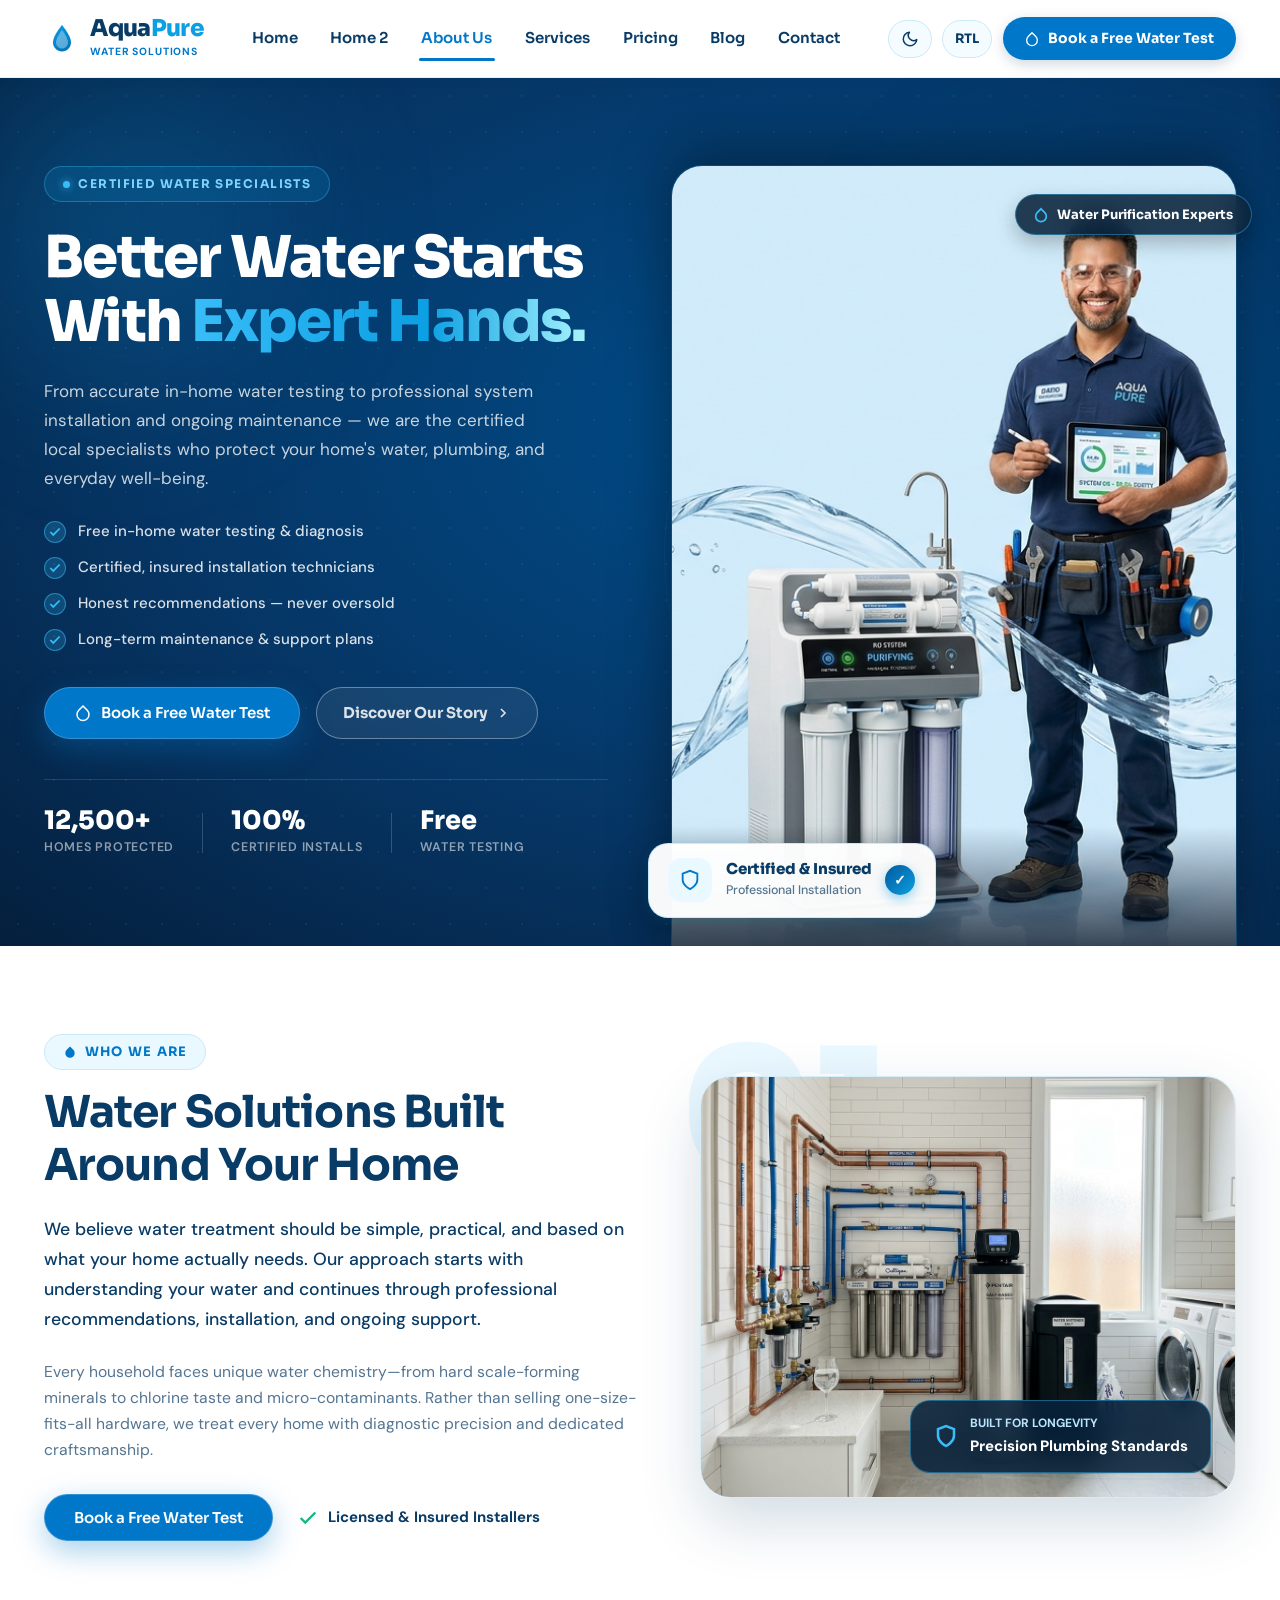
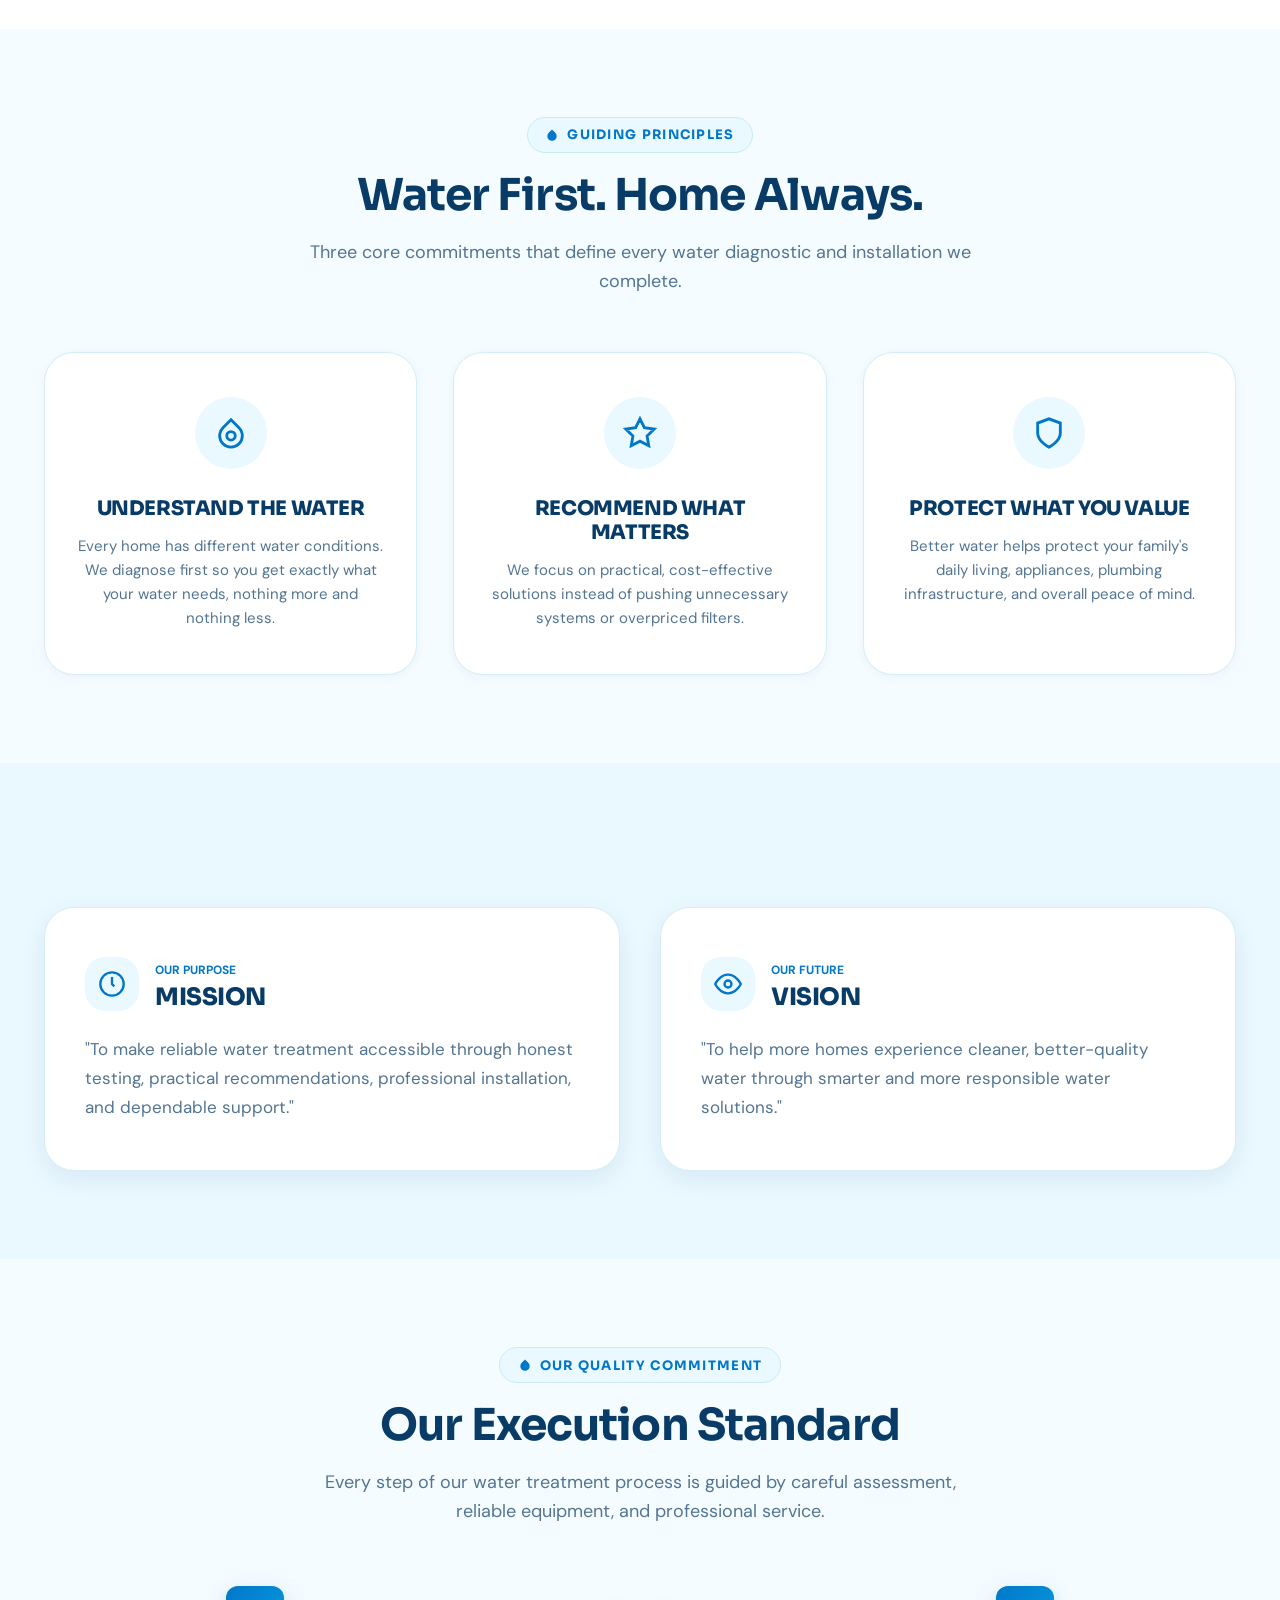
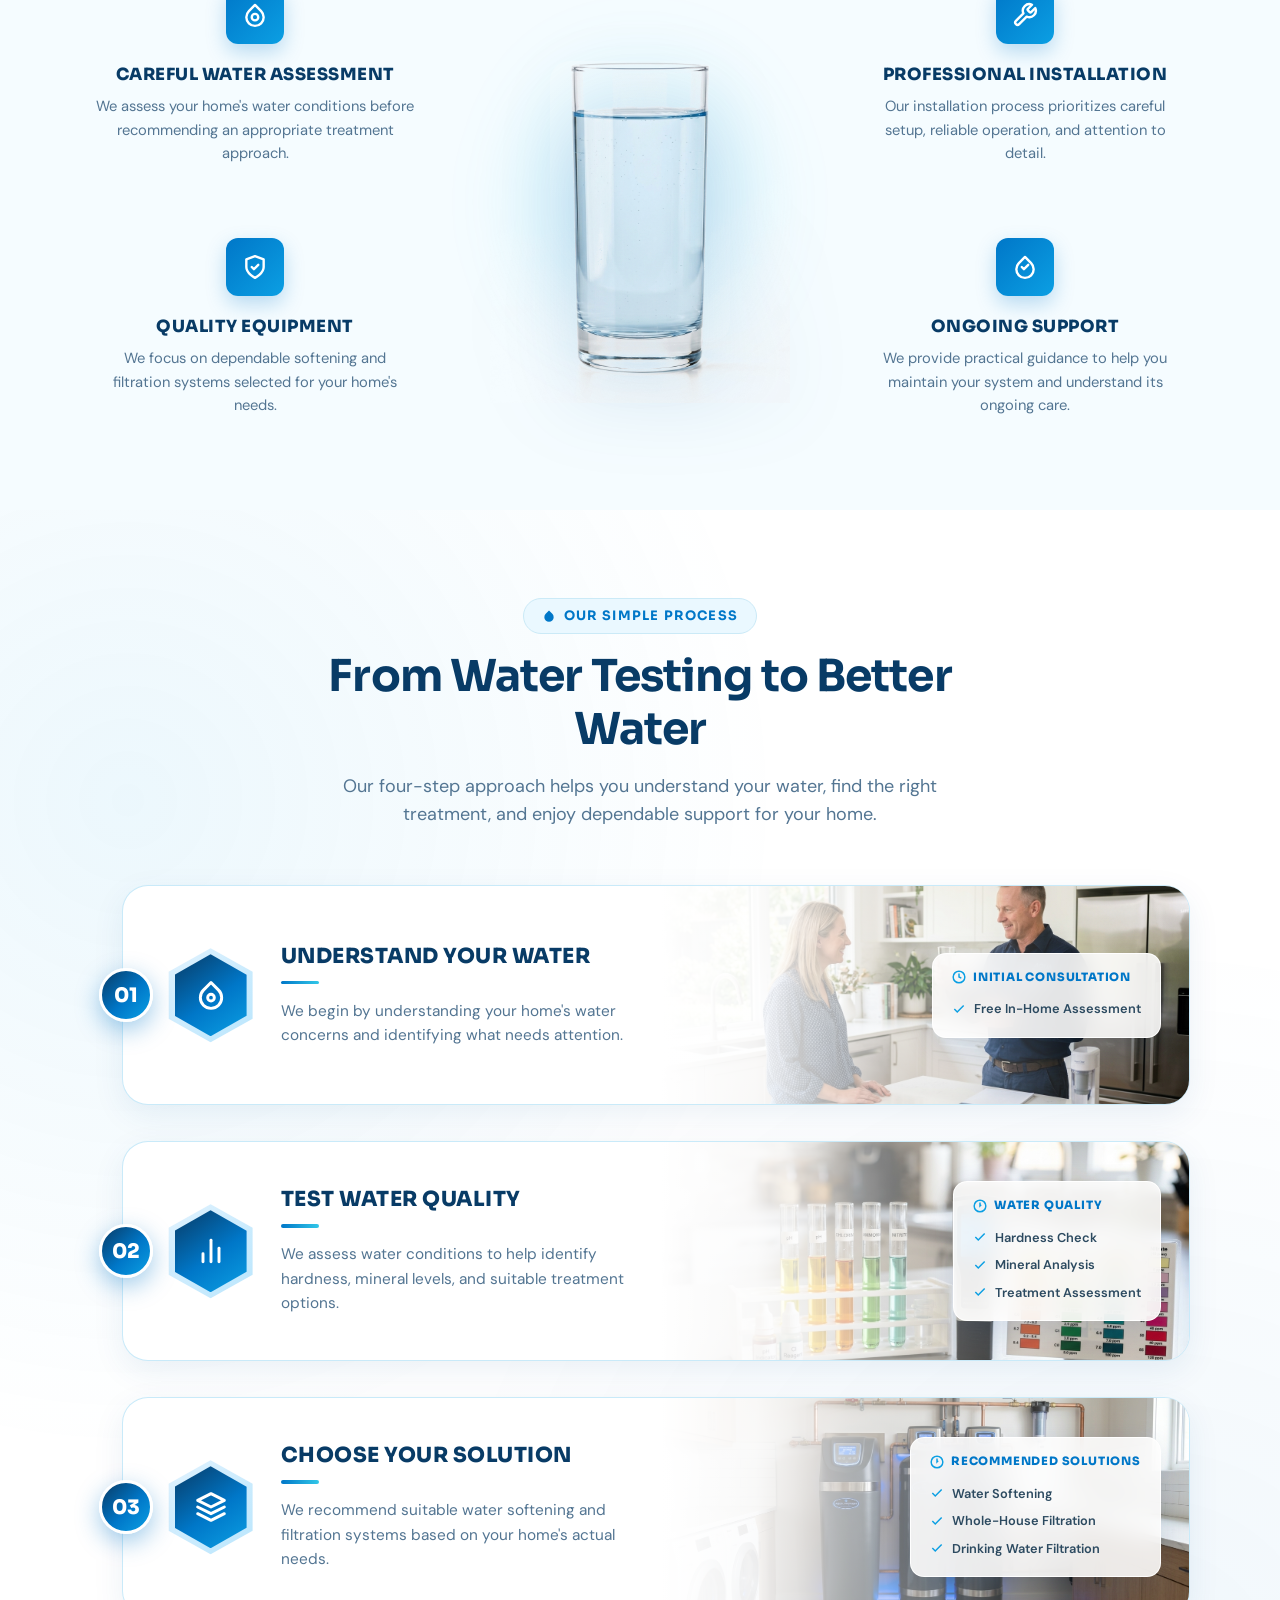
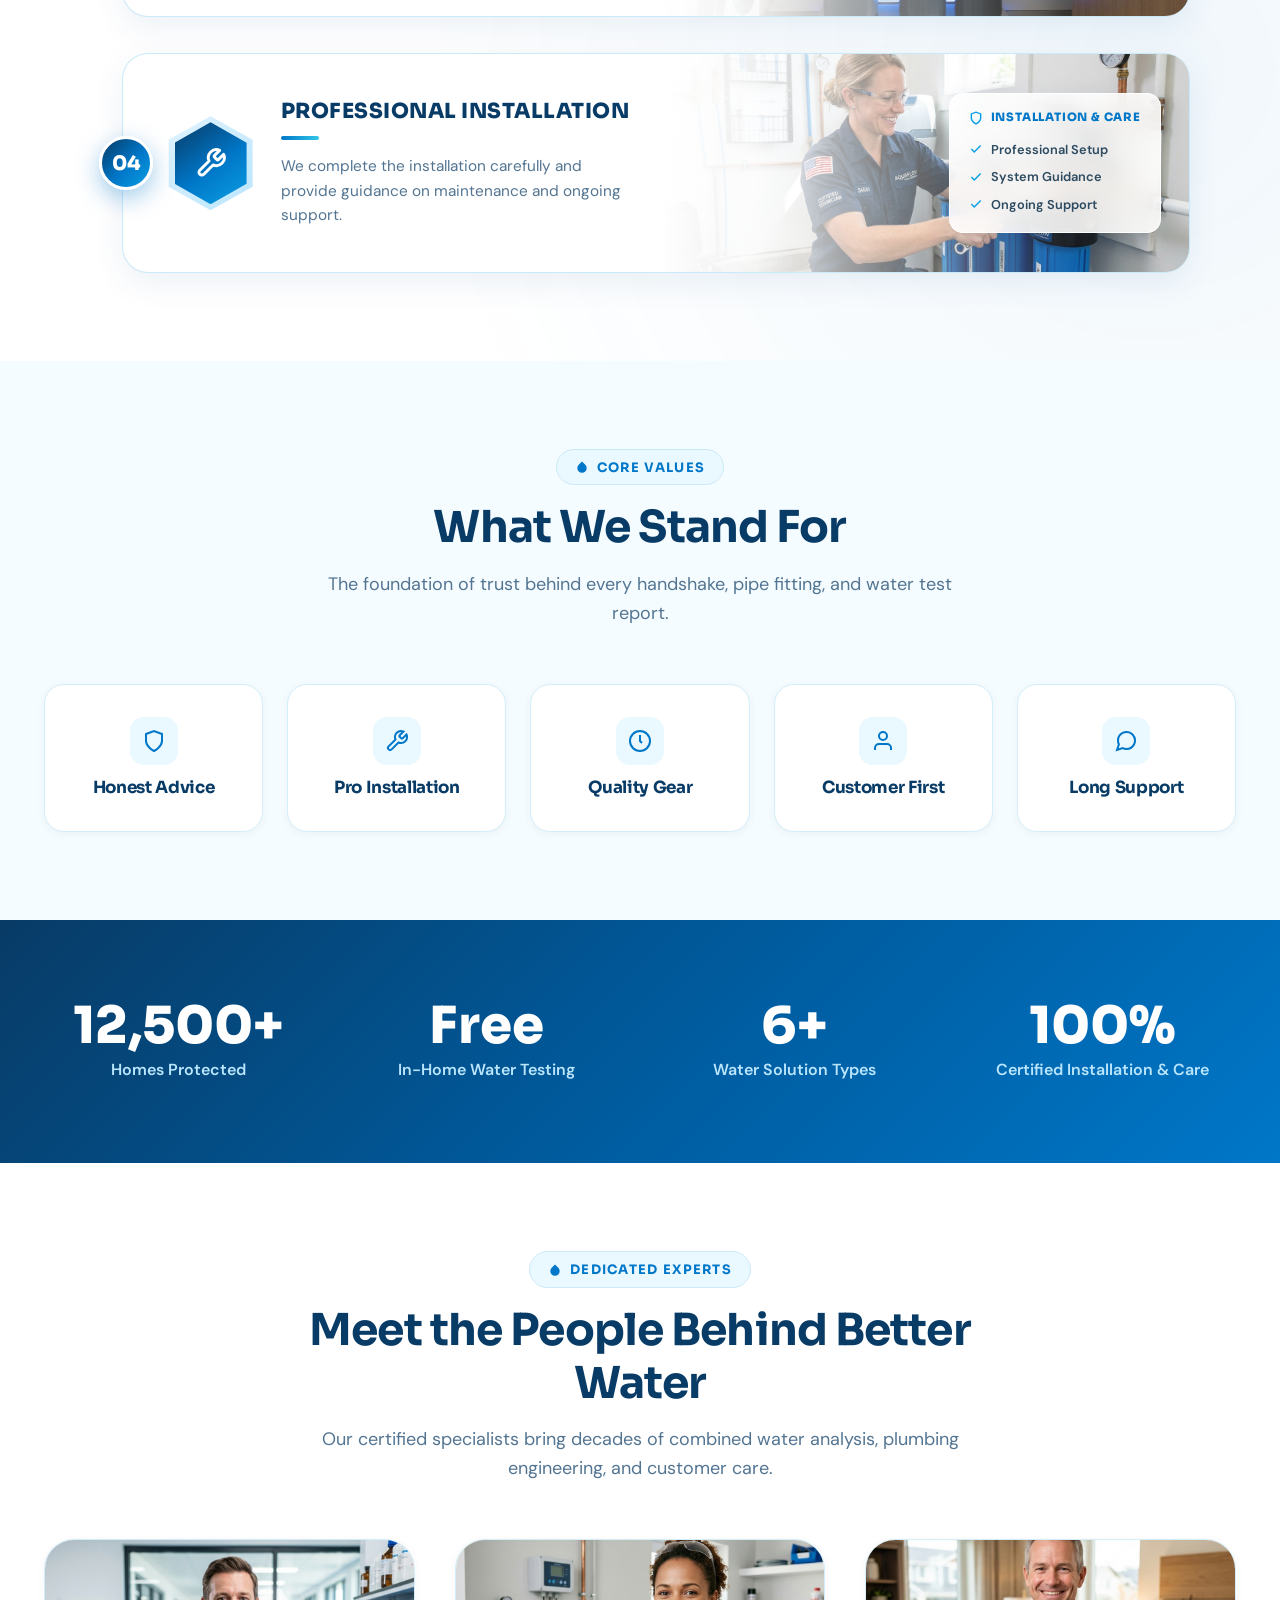
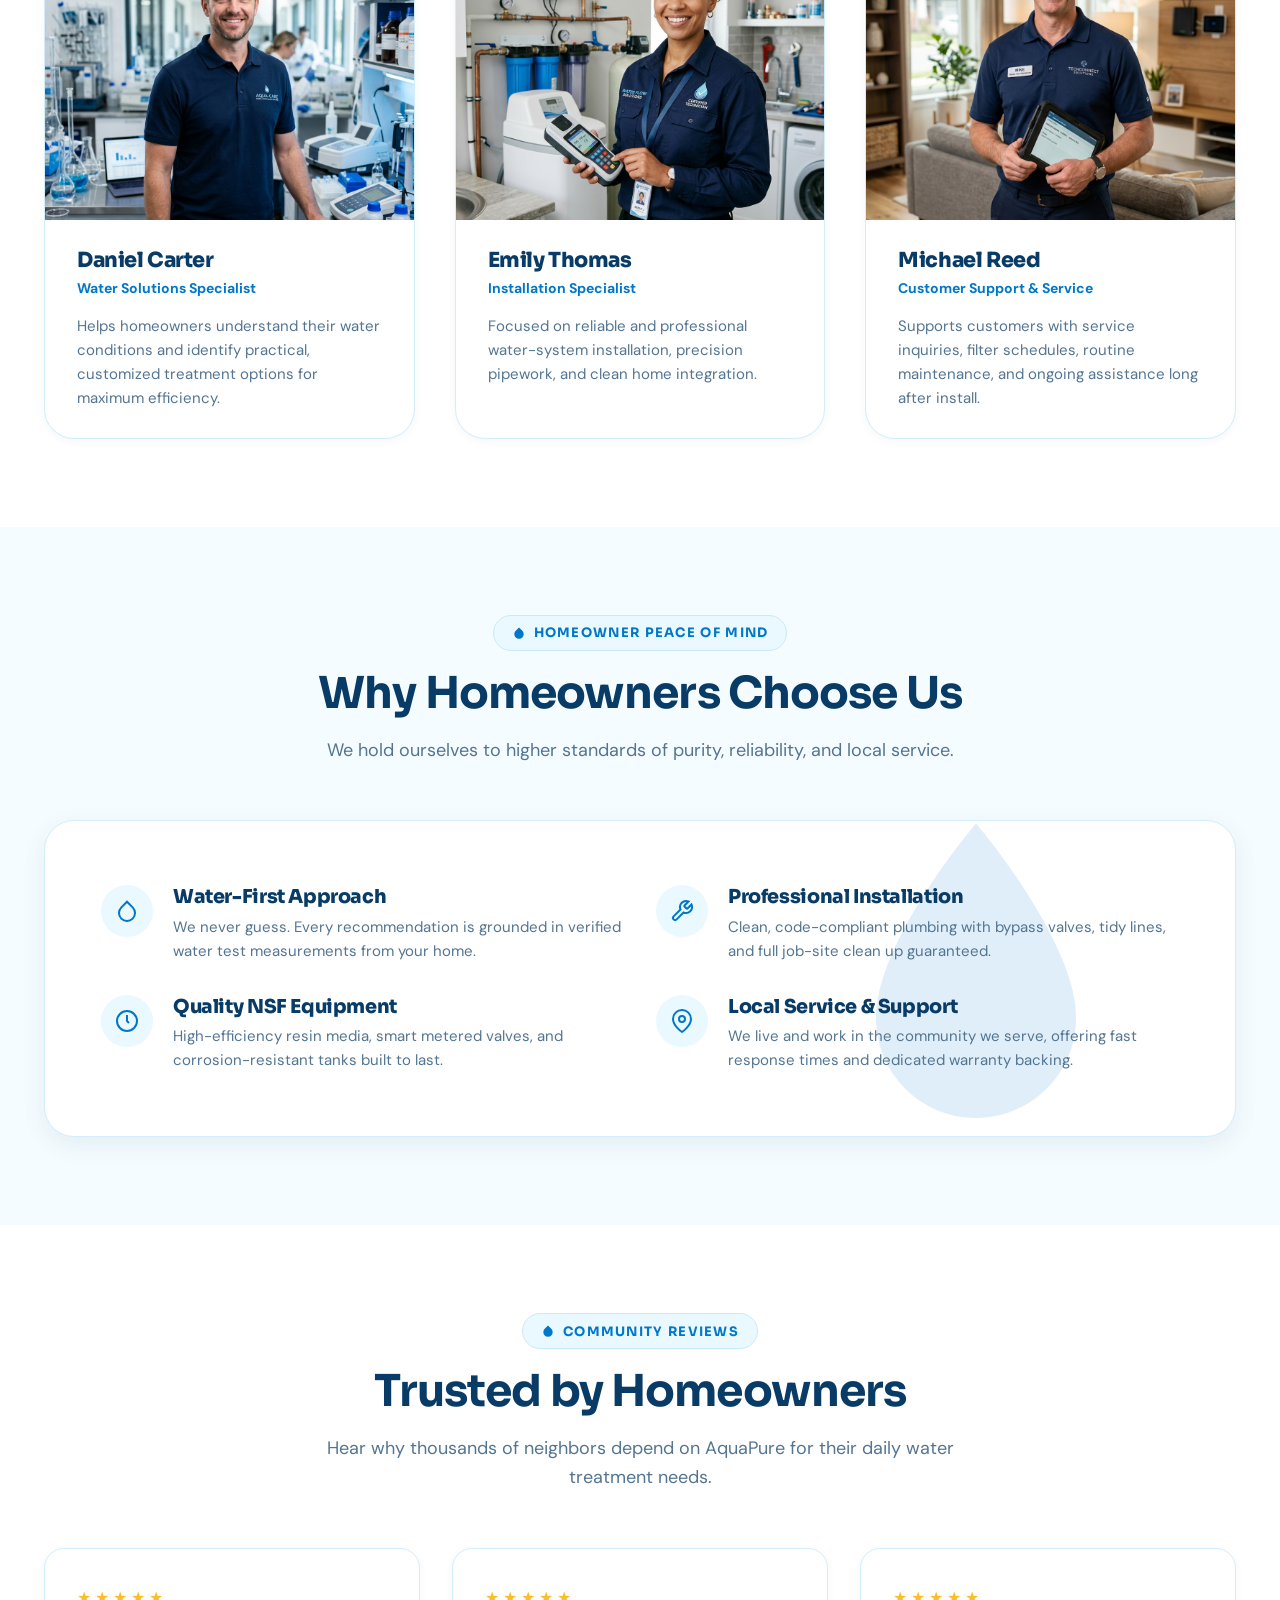
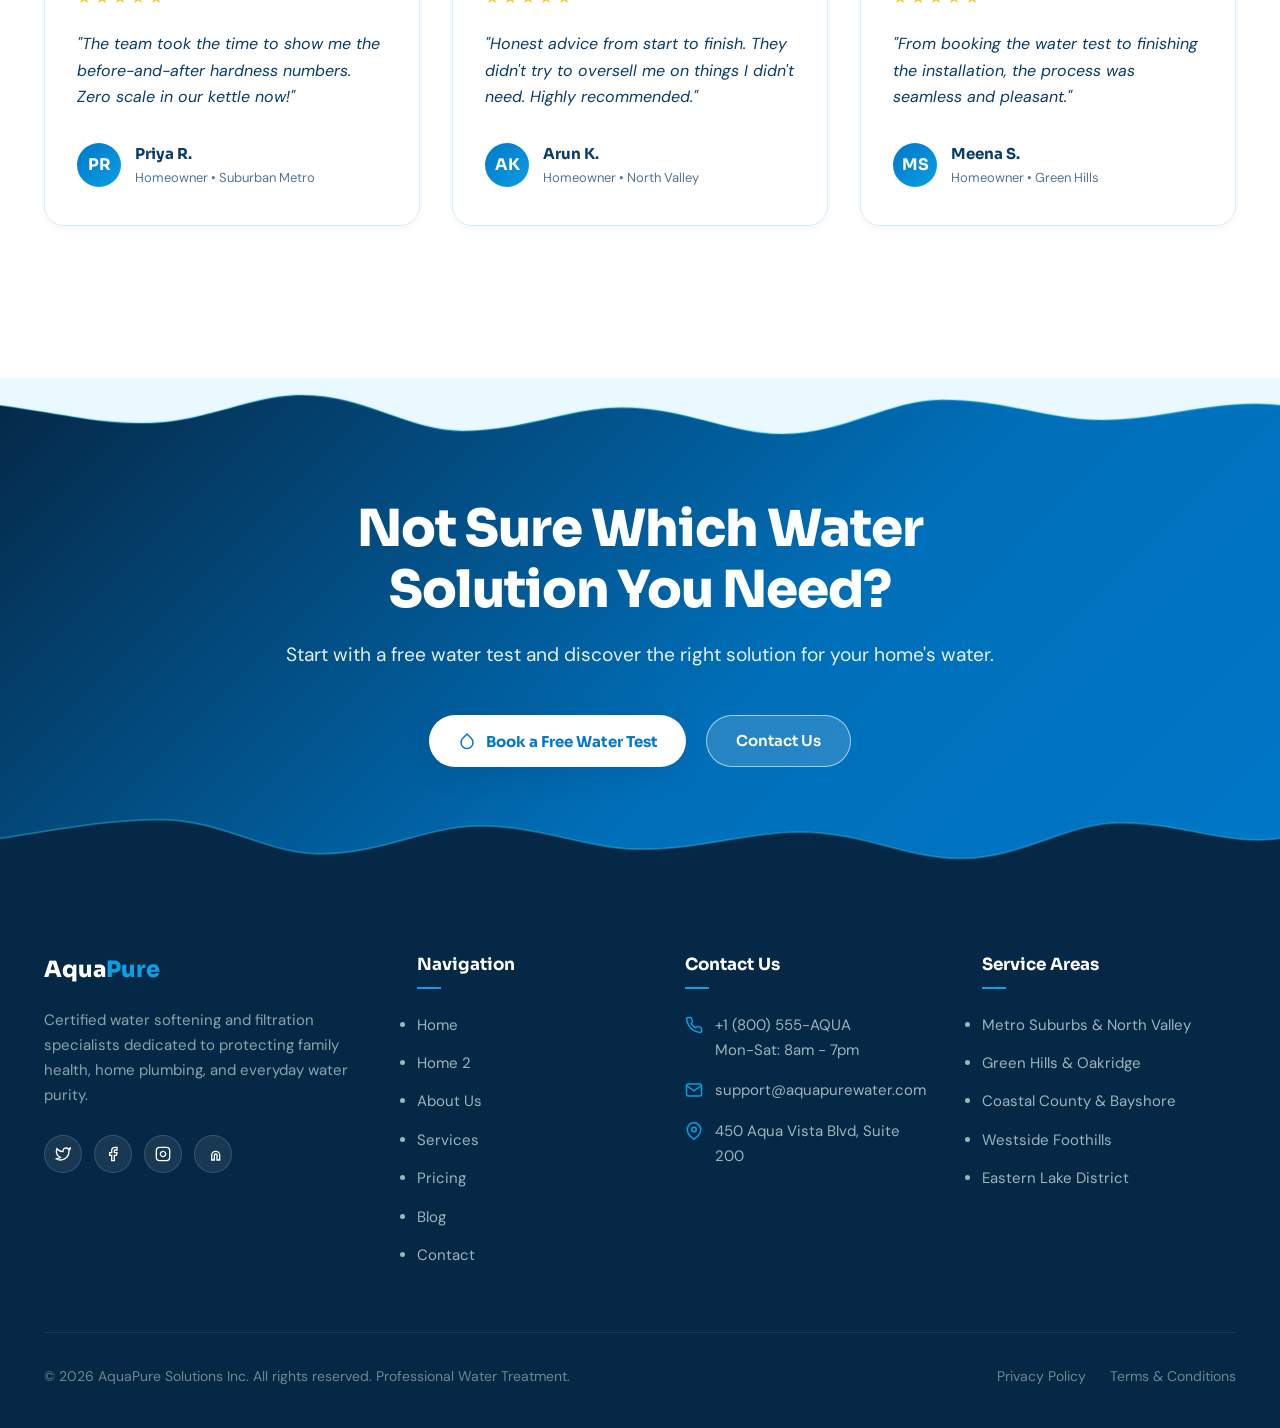
<file: about.html>
<!DOCTYPE html>
<html lang="en" dir="ltr">
<head>
  <meta charset="UTF-8">
  <meta name="viewport" content="width=device-width, initial-scale=1.0">
  <meta name="description" content="About AquaPure - Certified water softening and filtration installers. Discover our story, our dedicated team, and our commitment to pure water and home protection.">
  <meta name="theme-color" content="#006FB9">
  <link rel="icon" type="image/svg+xml" href="assets/aquapure-favicon.svg">
  <title>About Us | AquaPure Water Softener &amp; Filtration Installer</title>

  <!-- Google Fonts: Sora & DM Sans -->
  <link rel="preconnect" href="https://fonts.googleapis.com">
  <link rel="preconnect" href="https://fonts.gstatic.com" crossorigin>
  <link href="https://fonts.googleapis.com/css2?family=DM+Sans:ital,opsz,wght@0,9..40,300..800;1,9..40,300..800&family=Sora:wght@400;500;600;700;800&display=swap" rel="stylesheet">

  <!-- Core CSS -->
  <link rel="stylesheet" href="css/style.css">
</head>
<body>

  <!-- ==========================================================================
       HEADER / NAVIGATION (Exact Proportions & Layout to Reference UI)
       ========================================================================== -->
  <header class="site-header" id="siteHeader">
    <div class="container">
      <div class="header-inner">
        
        <!-- Brand Logo (Left) -->
        <a href="index.html" class="brand-logo" aria-label="AquaPure Home">
          <svg class="logo-icon-svg" viewBox="0 0 36 36" fill="none">
            <path d="M18 4C18 4 9 14.5 9 21.5C9 26.47 13.03 30.5 18 30.5C22.97 30.5 27 26.47 27 21.5C27 14.5 18 4 18 4Z" fill="url(#logo_grad_about)"/>
            <path d="M18 9C18 9 12 16.5 12 21.5C12 24.8 14.69 27.5 18 27.5C21.31 27.5 24 24.8 24 21.5C24 16.5 18 9 18 9Z" fill="#FFFFFF" fill-opacity="0.35"/>
            <defs>
              <linearGradient id="logo_grad_about" x1="9" y1="4" x2="27" y2="30.5" gradientUnits="userSpaceOnUse">
                <stop stop-color="#0B9FE3"/>
                <stop offset="1" stop-color="#006FB9"/>
              </linearGradient>
            </defs>
          </svg>
          <div class="logo-text-group">
            <span class="brand-title">Aqua<span>Pure</span></span>
            <span class="brand-sub">Water Solutions</span>
          </div>
        </a>

        <!-- Center Navigation Menu (About Us is Active) -->
        <nav class="nav-menu" aria-label="Main Navigation">
          <a href="index.html" class="nav-link">Home</a>
          <a href="home-2.html" class="nav-link">Home 2</a>
          <a href="about.html" class="nav-link active">About Us</a>
          <a href="services.html" class="nav-link">Services</a>
          <a href="pricing.html" class="nav-link">Pricing</a>
          <a href="blog.html" class="nav-link">Blog</a>
          <a href="contact.html" class="nav-link">Contact</a>
        </nav>

        <!-- Right Header Actions -->
        <div class="header-actions">
          
          <!-- Dark / Light Mode Toggle -->
          <button class="header-action-btn" id="themeToggleBtn" aria-label="Toggle dark mode" title="Toggle theme">
            <svg id="themeIcon" width="18" height="18" viewBox="0 0 24 24" fill="none" stroke="currentColor" stroke-width="2" stroke-linecap="round" stroke-linejoin="round">
              <path d="M21 12.79A9 9 0 1 1 11.21 3 7 7 0 0 0 21 12.79z"></path>
            </svg>
          </button>

          <!-- LTR / RTL Direction Toggle -->
          <button class="header-action-btn" id="dirToggleBtn" aria-label="Toggle text direction" title="Switch LTR/RTL">
            <span id="dirLabel">RTL</span>
          </button>

          <!-- Primary CTA Button -->
          <a href="#testBookingModal" class="header-cta-pill trigger-water-test">
            <svg width="16" height="16" viewBox="0 0 24 24" fill="none" stroke="currentColor" stroke-width="2" stroke-linecap="round" stroke-linejoin="round">
              <path d="M12 2.69l5.66 5.66a8 8 0 1 1-11.31 0z"></path>
            </svg>
            Book a Free Water Test
          </a>

          <!-- Mobile Hamburger Toggle -->
          <button class="hamburger-btn" id="hamburgerBtn" aria-label="Open mobile menu" aria-expanded="false">
            <span class="hamburger-line"></span>
            <span class="hamburger-line"></span>
            <span class="hamburger-line"></span>
          </button>

        </div>

      </div>
    </div>
  </header>

  <!-- Mobile Drawer Overlay & Menu -->
  <div class="mobile-nav-overlay" id="mobileNavOverlay"></div>
  <div class="mobile-nav-drawer" id="mobileNavDrawer">
    <div>
      <div class="mobile-links">
        <a href="index.html" class="mobile-link">Home <span>&rarr;</span></a>
        <a href="home-2.html" class="mobile-link">Home 2 <span>&rarr;</span></a>
        <a href="about.html" class="mobile-link active">About Us <span>&rarr;</span></a>
        <a href="services.html" class="mobile-link">Services <span>&rarr;</span></a>
        <a href="pricing.html" class="mobile-link">Pricing <span>&rarr;</span></a>
        <a href="blog.html" class="mobile-link">Blog <span>&rarr;</span></a>
        <a href="contact.html" class="mobile-link">Contact <span>&rarr;</span></a>
      </div>

      <div style="display: flex; flex-direction: column; gap: 0.75rem; margin-top: 2rem;">
        <button class="header-action-btn" id="mobileThemeToggleBtn" style="width: 100%; justify-content: flex-start; height: 42px;">
          <svg id="mobileThemeIcon" width="18" height="18" viewBox="0 0 24 24" fill="none" stroke="currentColor" stroke-width="2">
            <path d="M21 12.79A9 9 0 1 1 11.21 3 7 7 0 0 0 21 12.79z"></path>
          </svg>
          <span id="themeText">Dark Mode</span>
        </button>
        <button class="header-action-btn" id="mobileDirToggleBtn" style="width: 100%; justify-content: flex-start; height: 42px;">
          <span id="mobileDirLabel">Switch to RTL</span>
        </button>
      </div>
    </div>

    <a href="#testBookingModal" class="btn btn-blue trigger-water-test" style="width: 100%;">
      Book a Free Water Test
    </a>
  </div>

  <main>
    <!-- ==========================================================================
         ABOUT HERO SECTION — Split Layout: Text Left | Technician Image Right
         ========================================================================== -->
    <section class="about-hero-split-wrapper" id="aboutHero">

      <!-- Ambient radial glow layer -->
      <div class="about-hero-split-bg" aria-hidden="true">
        <div class="about-hero-radial-orb orb-left"></div>
        <div class="about-hero-radial-orb orb-right"></div>
        <!-- Subtle grid overlay -->
        <div class="about-hero-grid-dots"></div>
      </div>

      <div class="container">
        <div class="about-hero-split-grid">

          <!-- ============ LEFT: Text & CTA ============ -->
          <div class="about-hero-split-left">

            <!-- Tag badge -->
            <div class="about-split-badge">
              <span class="about-split-badge-dot"></span>
              CERTIFIED WATER SPECIALISTS
            </div>

            <!-- Main headline -->
            <h1 class="about-split-title">
              Better Water Starts<br>
              With <span class="about-split-accent">Expert Hands.</span>
            </h1>

            <!-- Supporting paragraph -->
            <p class="about-split-desc">
              From accurate in-home water testing to professional system installation and ongoing maintenance — we are the certified local specialists who protect your home's water, plumbing, and everyday well-being.
            </p>

            <!-- Key benefit bullets -->
            <ul class="about-split-bullets">
              <li>
                <span class="about-split-bullet-icon">
                  <svg width="14" height="14" viewBox="0 0 24 24" fill="none" stroke="currentColor" stroke-width="3">
                    <polyline points="20 6 9 17 4 12"></polyline>
                  </svg>
                </span>
                Free in-home water testing &amp; diagnosis
              </li>
              <li>
                <span class="about-split-bullet-icon">
                  <svg width="14" height="14" viewBox="0 0 24 24" fill="none" stroke="currentColor" stroke-width="3">
                    <polyline points="20 6 9 17 4 12"></polyline>
                  </svg>
                </span>
                Certified, insured installation technicians
              </li>
              <li>
                <span class="about-split-bullet-icon">
                  <svg width="14" height="14" viewBox="0 0 24 24" fill="none" stroke="currentColor" stroke-width="3">
                    <polyline points="20 6 9 17 4 12"></polyline>
                  </svg>
                </span>
                Honest recommendations — never oversold
              </li>
              <li>
                <span class="about-split-bullet-icon">
                  <svg width="14" height="14" viewBox="0 0 24 24" fill="none" stroke="currentColor" stroke-width="3">
                    <polyline points="20 6 9 17 4 12"></polyline>
                  </svg>
                </span>
                Long-term maintenance &amp; support plans
              </li>
            </ul>

            <!-- CTA Buttons -->
            <div class="about-split-cta-row">
              <button class="btn btn-blue trigger-water-test">
                <svg width="18" height="18" viewBox="0 0 24 24" fill="none" stroke="currentColor" stroke-width="2">
                  <path d="M12 2.69l5.66 5.66a8 8 0 1 1-11.31 0z"></path>
                </svg>
                Book a Free Water Test
              </button>
              <a href="#overview" class="btn about-split-ghost-btn">
                Discover Our Story
                <svg width="16" height="16" viewBox="0 0 24 24" fill="none" stroke="currentColor" stroke-width="2.5">
                  <polyline points="9 18 15 12 9 6"></polyline>
                </svg>
              </a>
            </div>

            <!-- Quick stats row -->
            <div class="about-split-stats-row">
              <div class="about-split-stat">
                <span class="about-split-stat-num">12,500+</span>
                <span class="about-split-stat-lbl">Homes Protected</span>
              </div>
              <div class="about-split-stat-divider" aria-hidden="true"></div>
              <div class="about-split-stat">
                <span class="about-split-stat-num">100%</span>
                <span class="about-split-stat-lbl">Certified Installs</span>
              </div>
              <div class="about-split-stat-divider" aria-hidden="true"></div>
              <div class="about-split-stat">
                <span class="about-split-stat-num">Free</span>
                <span class="about-split-stat-lbl">Water Testing</span>
              </div>
            </div>

          </div>

          <!-- ============ RIGHT: Technician / Machine Visual ============ -->
          <div class="about-hero-split-right">

            <!-- Main image frame -->
            <div class="about-split-image-frame">
              <img
                src="assets/images/about_hero_technician.jpg"
                alt="AquaPure certified water technician with professional water purification machine"
                class="about-split-main-img"
                loading="eager"
              >
              <!-- Gradient overlay on image bottom -->
              <div class="about-split-img-overlay" aria-hidden="true"></div>
            </div>

            <!-- Floating certification card (bottom-left of image) -->
            <div class="about-split-cert-card">
              <div class="about-split-cert-icon">
                <svg width="22" height="22" viewBox="0 0 24 24" fill="none" stroke="#0077C8" stroke-width="2">
                  <path d="M12 22s8-4 8-10V5l-8-3-8 3v7c0 6 8 10 8 10z"></path>
                </svg>
              </div>
              <div class="about-split-cert-text">
                <div class="about-split-cert-title">Certified &amp; Insured</div>
                <div class="about-split-cert-sub">Professional Installation</div>
              </div>
              <div class="about-split-cert-badge">✓</div>
            </div>

            <!-- Floating experience pill (top-right of image) -->
            <div class="about-split-exp-pill">
              <svg width="16" height="16" viewBox="0 0 24 24" fill="none" stroke="#38BDF8" stroke-width="2.5">
                <path d="M12 2.69l5.66 5.66a8 8 0 1 1-11.31 0z"></path>
              </svg>
              Water Purification Experts
            </div>

            <!-- Decorative water-ring pulse behind image -->
            <div class="about-split-ring-deco ring-1" aria-hidden="true"></div>
            <div class="about-split-ring-deco ring-2" aria-hidden="true"></div>

          </div>

        </div>
      </div>
    </section>


    <!-- ==========================================================================
         COMPANY OVERVIEW (Asymmetric Split Layout)
         ========================================================================== -->
    <section class="section section-alt" id="overview">
      <div class="container">
        <div class="about-overview-grid">
          
          <!-- Story Text (Left) -->
          <div>
            <div class="section-tag">
              <svg width="14" height="14" viewBox="0 0 24 24" fill="currentColor">
                <path d="M12 2.69l5.66 5.66a8 8 0 1 1-11.31 0z"></path>
              </svg>
              Who We Are
            </div>
            
            <h2 class="section-title" style="margin-bottom: 1.5rem;">
              Water Solutions Built Around Your Home
            </h2>
            
            <p style="font-size: 1.1rem; color: var(--color-text-main); line-height: 1.7; margin-bottom: 1.5rem; font-weight: 500;">
              We believe water treatment should be simple, practical, and based on what your home actually needs. Our approach starts with understanding your water and continues through professional recommendations, installation, and ongoing support.
            </p>

            <p style="font-size: 0.98rem; color: var(--color-text-muted); line-height: 1.65; margin-bottom: 2rem;">
              Every household faces unique water chemistry—from hard scale-forming minerals to chlorine taste and micro-contaminants. Rather than selling one-size-fits-all hardware, we treat every home with diagnostic precision and dedicated craftsmanship.
            </p>

            <div style="display: flex; gap: 1.5rem; align-items: center; flex-wrap: wrap;">
              <button class="btn btn-blue trigger-water-test">
                Book a Free Water Test
              </button>
              <div style="display: flex; align-items: center; gap: 0.6rem; color: var(--color-text-navy); font-weight: 700; font-size: 0.9375rem;">
                <svg width="22" height="22" viewBox="0 0 24 24" fill="none" stroke="#10B981" stroke-width="2.5"><polyline points="20 6 9 17 4 12"/></svg>
                Licensed &amp; Insured Installers
              </div>
            </div>
          </div>

          <!-- Image with Watermark 01 (Right) -->
          <div class="about-overview-image-side">
            <div class="overview-watermark-number" aria-hidden="true">01</div>
            
            <div class="overview-frame-box">
              <img src="assets/images/about_overview.jpg" alt="Professional AquaPure Water Softener and Filtration System" loading="lazy">
              
              <div class="overview-floating-tag">
                <svg width="24" height="24" viewBox="0 0 24 24" fill="none" stroke="#38BDF8" stroke-width="2.5">
                  <path d="M12 22s8-4 8-10V5l-8-3-8 3v7c0 6 8 10 8 10z"></path>
                </svg>
                <div>
                  <div style="font-size: 0.75rem; color: #BAE6FD; font-weight: 700;">BUILT FOR LONGEVITY</div>
                  <div style="font-size: 0.9375rem; font-weight: 800; color: #FFFFFF;">Precision Plumbing Standards</div>
                </div>
              </div>
            </div>
          </div>

        </div>
      </div>
    </section>


    <!-- ==========================================================================
         OUR PHILOSOPHY (Water First. Home Always.)
         ========================================================================== -->
    <section class="section" id="philosophy">
      <div class="container">
        
        <div class="section-header">
          <div class="section-tag">
            <svg width="14" height="14" viewBox="0 0 24 24" fill="currentColor">
              <path d="M12 2.69l5.66 5.66a8 8 0 1 1-11.31 0z"></path>
            </svg>
            Guiding Principles
          </div>
          <h2 class="section-title">Water First. Home Always.</h2>
          <p class="section-desc">
            Three core commitments that define every water diagnostic and installation we complete.
          </p>
        </div>

        <div class="philosophy-grid">
          
          <!-- Pillar 1 -->
          <div class="philosophy-card">
            <div class="philosophy-icon-circle">
              <svg width="34" height="34" viewBox="0 0 24 24" fill="none" stroke="currentColor" stroke-width="2">
                <path d="M12 2.69l5.66 5.66a8 8 0 1 1-11.31 0z"></path>
                <circle cx="12" cy="14" r="3"></circle>
              </svg>
            </div>
            <h3 class="philosophy-card-title">UNDERSTAND THE WATER</h3>
            <p class="philosophy-card-desc">
              Every home has different water conditions. We diagnose first so you get exactly what your water needs, nothing more and nothing less.
            </p>
          </div>

          <!-- Pillar 2 -->
          <div class="philosophy-card">
            <div class="philosophy-icon-circle">
              <svg width="34" height="34" viewBox="0 0 24 24" fill="none" stroke="currentColor" stroke-width="2">
                <polygon points="12 2 15.09 8.26 22 9.27 17 14.14 18.18 21.02 12 17.77 5.82 21.02 7 14.14 2 9.27 8.91 8.26 12 2"></polygon>
              </svg>
            </div>
            <h3 class="philosophy-card-title">RECOMMEND WHAT MATTERS</h3>
            <p class="philosophy-card-desc">
              We focus on practical, cost-effective solutions instead of pushing unnecessary systems or overpriced filters.
            </p>
          </div>

          <!-- Pillar 3 -->
          <div class="philosophy-card">
            <div class="philosophy-icon-circle">
              <svg width="34" height="34" viewBox="0 0 24 24" fill="none" stroke="currentColor" stroke-width="2">
                <path d="M12 22s8-4 8-10V5l-8-3-8 3v7c0 6 8 10 8 10z"></path>
              </svg>
            </div>
            <h3 class="philosophy-card-title">PROTECT WHAT YOU VALUE</h3>
            <p class="philosophy-card-desc">
              Better water helps protect your family's daily living, appliances, plumbing infrastructure, and overall peace of mind.
            </p>
          </div>

        </div>

      </div>
    </section>


    <!-- ==========================================================================
         MISSION & VISION (Matching Water Cards)
         ========================================================================== -->
    <section class="section section-subtle" id="mission-vision">
      <div class="container">
        
        <div class="mission-vision-grid">
          
          <!-- MISSION CARD -->
          <div class="mv-card">
            <div class="mv-card-header">
              <div class="mv-icon-wrap">
                <svg width="28" height="28" viewBox="0 0 24 24" fill="none" stroke="currentColor" stroke-width="2">
                  <circle cx="12" cy="12" r="10"></circle>
                  <polyline points="12 6 12 12 14 14"></polyline>
                </svg>
              </div>
              <div>
                <span style="font-size: 0.75rem; font-weight: 700; color: var(--color-primary); text-transform: uppercase;">Our Purpose</span>
                <h3 class="mv-card-title">MISSION</h3>
              </div>
            </div>
            <p class="mv-card-text">
              "To make reliable water treatment accessible through honest testing, practical recommendations, professional installation, and dependable support."
            </p>
          </div>

          <!-- VISION CARD -->
          <div class="mv-card">
            <div class="mv-card-header">
              <div class="mv-icon-wrap">
                <svg width="28" height="28" viewBox="0 0 24 24" fill="none" stroke="currentColor" stroke-width="2">
                  <path d="M1 12s4-8 11-8 11 8 11 8-4 8-11 8-11-8-11-8z"></path>
                  <circle cx="12" cy="12" r="3"></circle>
                </svg>
              </div>
              <div>
                <span style="font-size: 0.75rem; font-weight: 700; color: var(--color-primary); text-transform: uppercase;">Our Future</span>
                <h3 class="mv-card-title">VISION</h3>
              </div>
            </div>
            <p class="mv-card-text">
              "To help more homes experience cleaner, better-quality water through smarter and more responsible water solutions."
            </p>
          </div>

        </div>

      </div>
    </section>


    <!-- ==========================================================================
         OUR QUALITY COMMITMENT / EXECUTION STANDARD (Central Water Glass Reference UI)
         ========================================================================== -->
    <section class="section exec-std-section" id="approach">
      <div class="container">
        
        <!-- Centered Section Header -->
        <div class="section-header">
          <div class="section-tag">
            <svg width="14" height="14" viewBox="0 0 24 24" fill="currentColor">
              <path d="M12 2.69l5.66 5.66a8 8 0 1 1-11.31 0z"></path>
            </svg>
            OUR QUALITY COMMITMENT
          </div>
          <h2 class="section-title">Our Execution Standard</h2>
          <p class="section-desc">
            Every step of our water treatment process is guided by careful assessment, reliable equipment, and professional service.
          </p>
        </div>

        <!-- Symmetrical 3-Column Center-Glass Composition -->
        <div class="exec-std-composition">
          
          <!-- Left Column: Top & Bottom Feature Blocks -->
          <div class="exec-col exec-col-left">
            
            <!-- Top Left: CAREFUL WATER ASSESSMENT -->
            <div class="exec-feature-block exec-top-left" data-exec="1">
              <div class="exec-icon-sq" aria-hidden="true">
                <svg class="exec-svg" viewBox="0 0 24 24" fill="none" stroke="currentColor" stroke-width="2.2" stroke-linecap="round" stroke-linejoin="round">
                  <path d="M12 2.69l5.66 5.66a8 8 0 1 1-11.31 0z"></path>
                  <circle cx="12" cy="14" r="3"></circle>
                </svg>
              </div>
              <h3 class="exec-block-title">CAREFUL WATER ASSESSMENT</h3>
              <p class="exec-block-desc">
                We assess your home's water conditions before recommending an appropriate treatment approach.
              </p>
            </div>

            <!-- Bottom Left: QUALITY EQUIPMENT -->
            <div class="exec-feature-block exec-bot-left" data-exec="2">
              <div class="exec-icon-sq" aria-hidden="true">
                <svg class="exec-svg" viewBox="0 0 24 24" fill="none" stroke="currentColor" stroke-width="2.2" stroke-linecap="round" stroke-linejoin="round">
                  <path d="M12 22s8-4 8-10V5l-8-3-8 3v7c0 6 8 10 8 10z"></path>
                  <polyline points="9 12 11 14 15 10"></polyline>
                </svg>
              </div>
              <h3 class="exec-block-title">QUALITY EQUIPMENT</h3>
              <p class="exec-block-desc">
                We focus on dependable softening and filtration systems selected for your home's needs.
              </p>
            </div>

          </div>

          <!-- Center Column: Photorealistic Crystal-Clear Water Glass -->
          <div class="exec-center-glass-wrap">
            <div class="exec-glass-glow" aria-hidden="true"></div>
            <div class="exec-glass-container">
              <img src="assets/images/execution_water_glass.png" alt="Tall glass filled with pure, crystal-clear water" class="exec-glass-img" loading="lazy">
              <div class="exec-glass-shimmer" aria-hidden="true"></div>
            </div>
          </div>

          <!-- Right Column: Top & Bottom Feature Blocks -->
          <div class="exec-col exec-col-right">
            
            <!-- Top Right: PROFESSIONAL INSTALLATION -->
            <div class="exec-feature-block exec-top-right" data-exec="3">
              <div class="exec-icon-sq" aria-hidden="true">
                <svg class="exec-svg" viewBox="0 0 24 24" fill="none" stroke="currentColor" stroke-width="2.2" stroke-linecap="round" stroke-linejoin="round">
                  <path d="M14.7 6.3a1 1 0 0 0 0 1.4l1.6 1.6a1 1 0 0 0 1.4 0l3.77-3.77a6 6 0 0 1-7.94 7.94l-6.91 6.91a2.12 2.12 0 0 1-3-3l6.91-6.91a6 6 0 0 1 7.94-7.94l-3.76 3.76z"></path>
                </svg>
              </div>
              <h3 class="exec-block-title">PROFESSIONAL INSTALLATION</h3>
              <p class="exec-block-desc">
                Our installation process prioritizes careful setup, reliable operation, and attention to detail.
              </p>
            </div>

            <!-- Bottom Right: ONGOING SUPPORT -->
            <div class="exec-feature-block exec-bot-right" data-exec="4">
              <div class="exec-icon-sq" aria-hidden="true">
                <svg class="exec-svg" viewBox="0 0 24 24" fill="none" stroke="currentColor" stroke-width="2.2" stroke-linecap="round" stroke-linejoin="round">
                  <path d="M12 2.69l5.66 5.66a8 8 0 1 1-11.31 0z"></path>
                  <polyline points="9 12 11 14 15 10"></polyline>
                </svg>
              </div>
              <h3 class="exec-block-title">ONGOING SUPPORT</h3>
              <p class="exec-block-desc">
                We provide practical guidance to help you maintain your system and understand its ongoing care.
              </p>
            </div>

          </div>

        </div>

      </div>
    </section>


    <!-- ==========================================================================
         OUR SIMPLE 4-STEP PROCESS (Stacked Feature Cards Layout matching Reference)
         ========================================================================== -->
    <section class="section section-alt process-stacked-section" id="journey">
      <div class="container">
        
        <!-- Centered Section Header -->
        <div class="section-header">
          <div class="section-tag">
            <svg width="14" height="14" viewBox="0 0 24 24" fill="currentColor">
              <path d="M12 2.69l5.66 5.66a8 8 0 1 1-11.31 0z"></path>
            </svg>
            OUR SIMPLE PROCESS
          </div>
          <h2 class="section-title">From Water Testing to Better Water</h2>
          <p class="section-desc">
            Our four-step approach helps you understand your water, find the right treatment, and enjoy dependable support for your home.
          </p>
        </div>

        <!-- 4 Large Stacked Feature Cards -->
        <div class="process-stacked-list">
          
          <!-- Card 01: UNDERSTAND YOUR WATER -->
          <div class="proc-card" data-step="1">
            <!-- Overlapping Number Badge -->
            <div class="proc-num-badge" aria-label="Step 01">01</div>
            
            <div class="proc-card-inner">
              <!-- Left Hexagonal Icon Box -->
              <div class="proc-hex-box">
                <div class="proc-hex-outer">
                  <div class="proc-hex-inner">
                    <svg class="proc-svg-icon" viewBox="0 0 24 24" fill="none" stroke="currentColor" stroke-width="2.2" stroke-linecap="round" stroke-linejoin="round">
                      <path d="M12 2.69l5.66 5.66a8 8 0 1 1-11.31 0z"></path>
                      <circle cx="12" cy="14" r="2.5"></circle>
                    </svg>
                  </div>
                </div>
              </div>

              <!-- Center Text Content -->
              <div class="proc-text-area">
                <h3 class="proc-heading">UNDERSTAND YOUR WATER</h3>
                <div class="proc-accent-bar" aria-hidden="true"></div>
                <p class="proc-desc">
                  We begin by understanding your home's water concerns and identifying what needs attention.
                </p>
              </div>

              <!-- Right Image & Blending Visual -->
              <div class="proc-visual-area">
                <img src="assets/images/process_step1_understand.jpg" alt="Water technician consulting homeowner about water quality" class="proc-photo" loading="lazy">
                <div class="proc-fade-overlay" aria-hidden="true"></div>
                
                <!-- Floating Info Badge -->
                <div class="proc-float-panel proc-float-pill">
                  <div class="proc-float-head">
                    <svg class="proc-check-icon" viewBox="0 0 24 24" fill="none" stroke="currentColor" stroke-width="2.5"><circle cx="12" cy="12" r="10"></circle><polyline points="12 6 12 12 16 14"></polyline></svg>
                    <span>INITIAL CONSULTATION</span>
                  </div>
                  <div class="proc-float-row">
                    <svg class="proc-check-icon" viewBox="0 0 24 24" fill="none" stroke="currentColor" stroke-width="2.5"><polyline points="20 6 9 17 4 12"></polyline></svg>
                    <span>Free In-Home Assessment</span>
                  </div>
                </div>
              </div>
            </div>
          </div>

          <!-- Card 02: TEST WATER QUALITY -->
          <div class="proc-card" data-step="2">
            <!-- Overlapping Number Badge -->
            <div class="proc-num-badge" aria-label="Step 02">02</div>
            
            <div class="proc-card-inner">
              <!-- Left Hexagonal Icon Box -->
              <div class="proc-hex-box">
                <div class="proc-hex-outer">
                  <div class="proc-hex-inner">
                    <svg class="proc-svg-icon" viewBox="0 0 24 24" fill="none" stroke="currentColor" stroke-width="2.2" stroke-linecap="round" stroke-linejoin="round">
                      <line x1="18" y1="20" x2="18" y2="10"></line>
                      <line x1="12" y1="20" x2="12" y2="4"></line>
                      <line x1="6" y1="20" x2="6" y2="14"></line>
                    </svg>
                  </div>
                </div>
              </div>

              <!-- Center Text Content -->
              <div class="proc-text-area">
                <h3 class="proc-heading">TEST WATER QUALITY</h3>
                <div class="proc-accent-bar" aria-hidden="true"></div>
                <p class="proc-desc">
                  We assess water conditions to help identify hardness, mineral levels, and suitable treatment options.
                </p>
              </div>

              <!-- Right Image & Blending Visual -->
              <div class="proc-visual-area">
                <img src="assets/images/process_step2_test.jpg" alt="Comprehensive water quality testing equipment and sample diagnostics" class="proc-photo" loading="lazy">
                <div class="proc-fade-overlay" aria-hidden="true"></div>
                
                <!-- Floating Info Panel -->
                <div class="proc-float-panel">
                  <div class="proc-float-head">
                    <svg class="proc-check-icon" viewBox="0 0 24 24" fill="none" stroke="currentColor" stroke-width="2.5"><circle cx="12" cy="12" r="10"></circle><polyline points="12 6 12 12 14 10"></polyline></svg>
                    <span>WATER QUALITY</span>
                  </div>
                  <div class="proc-float-row">
                    <svg class="proc-check-icon" viewBox="0 0 24 24" fill="none" stroke="currentColor" stroke-width="2.5"><polyline points="20 6 9 17 4 12"></polyline></svg>
                    <span>Hardness Check</span>
                  </div>
                  <div class="proc-float-row">
                    <svg class="proc-check-icon" viewBox="0 0 24 24" fill="none" stroke="currentColor" stroke-width="2.5"><polyline points="20 6 9 17 4 12"></polyline></svg>
                    <span>Mineral Analysis</span>
                  </div>
                  <div class="proc-float-row">
                    <svg class="proc-check-icon" viewBox="0 0 24 24" fill="none" stroke="currentColor" stroke-width="2.5"><polyline points="20 6 9 17 4 12"></polyline></svg>
                    <span>Treatment Assessment</span>
                  </div>
                </div>
              </div>
            </div>
          </div>

          <!-- Card 03: CHOOSE YOUR SOLUTION -->
          <div class="proc-card" data-step="3">
            <!-- Overlapping Number Badge -->
            <div class="proc-num-badge" aria-label="Step 03">03</div>
            
            <div class="proc-card-inner">
              <!-- Left Hexagonal Icon Box -->
              <div class="proc-hex-box">
                <div class="proc-hex-outer">
                  <div class="proc-hex-inner">
                    <svg class="proc-svg-icon" viewBox="0 0 24 24" fill="none" stroke="currentColor" stroke-width="2.2" stroke-linecap="round" stroke-linejoin="round">
                      <polygon points="12 2 2 7 12 12 22 7 12 2"></polygon>
                      <polyline points="2 17 12 22 22 17"></polyline>
                      <polyline points="2 12 12 17 22 12"></polyline>
                    </svg>
                  </div>
                </div>
              </div>

              <!-- Center Text Content -->
              <div class="proc-text-area">
                <h3 class="proc-heading">CHOOSE YOUR SOLUTION</h3>
                <div class="proc-accent-bar" aria-hidden="true"></div>
                <p class="proc-desc">
                  We recommend suitable water softening and filtration systems based on your home's actual needs.
                </p>
              </div>

              <!-- Right Image & Blending Visual -->
              <div class="proc-visual-area">
                <img src="assets/images/process_step3_solution.jpg" alt="Modern whole-house water softening and multi-stage filtration installation" class="proc-photo" loading="lazy">
                <div class="proc-fade-overlay" aria-hidden="true"></div>
                
                <!-- Floating Info Panel -->
                <div class="proc-float-panel">
                  <div class="proc-float-head">
                    <svg class="proc-check-icon" viewBox="0 0 24 24" fill="none" stroke="currentColor" stroke-width="2.5"><circle cx="12" cy="12" r="10"></circle><polyline points="12 6 12 12 14 10"></polyline></svg>
                    <span>RECOMMENDED SOLUTIONS</span>
                  </div>
                  <div class="proc-float-row">
                    <svg class="proc-check-icon" viewBox="0 0 24 24" fill="none" stroke="currentColor" stroke-width="2.5"><polyline points="20 6 9 17 4 12"></polyline></svg>
                    <span>Water Softening</span>
                  </div>
                  <div class="proc-float-row">
                    <svg class="proc-check-icon" viewBox="0 0 24 24" fill="none" stroke="currentColor" stroke-width="2.5"><polyline points="20 6 9 17 4 12"></polyline></svg>
                    <span>Whole-House Filtration</span>
                  </div>
                  <div class="proc-float-row">
                    <svg class="proc-check-icon" viewBox="0 0 24 24" fill="none" stroke="currentColor" stroke-width="2.5"><polyline points="20 6 9 17 4 12"></polyline></svg>
                    <span>Drinking Water Filtration</span>
                  </div>
                </div>
              </div>
            </div>
          </div>

          <!-- Card 04: PROFESSIONAL INSTALLATION -->
          <div class="proc-card" data-step="4">
            <!-- Overlapping Number Badge -->
            <div class="proc-num-badge" aria-label="Step 04">04</div>
            
            <div class="proc-card-inner">
              <!-- Left Hexagonal Icon Box -->
              <div class="proc-hex-box">
                <div class="proc-hex-outer">
                  <div class="proc-hex-inner">
                    <svg class="proc-svg-icon" viewBox="0 0 24 24" fill="none" stroke="currentColor" stroke-width="2.2" stroke-linecap="round" stroke-linejoin="round">
                      <path d="M14.7 6.3a1 1 0 0 0 0 1.4l1.6 1.6a1 1 0 0 0 1.4 0l3.77-3.77a6 6 0 0 1-7.94 7.94l-6.91 6.91a2.12 2.12 0 0 1-3-3l6.91-6.91a6 6 0 0 1 7.94-7.94l-3.76 3.76z"></path>
                    </svg>
                  </div>
                </div>
              </div>

              <!-- Center Text Content -->
              <div class="proc-text-area">
                <h3 class="proc-heading">PROFESSIONAL INSTALLATION</h3>
                <div class="proc-accent-bar" aria-hidden="true"></div>
                <p class="proc-desc">
                  We complete the installation carefully and provide guidance on maintenance and ongoing support.
                </p>
              </div>

              <!-- Right Image & Blending Visual -->
              <div class="proc-visual-area">
                <img src="assets/images/process_step4_install.jpg" alt="Certified technician installing water softener system with precision" class="proc-photo" loading="lazy">
                <div class="proc-fade-overlay" aria-hidden="true"></div>
                
                <!-- Floating Info Panel -->
                <div class="proc-float-panel">
                  <div class="proc-float-head">
                    <svg class="proc-check-icon" viewBox="0 0 24 24" fill="none" stroke="currentColor" stroke-width="2.5"><path d="M12 22s8-4 8-10V5l-8-3-8 3v7c0 6 8 10 8 10z"></path></svg>
                    <span>INSTALLATION &amp; CARE</span>
                  </div>
                  <div class="proc-float-row">
                    <svg class="proc-check-icon" viewBox="0 0 24 24" fill="none" stroke="currentColor" stroke-width="2.5"><polyline points="20 6 9 17 4 12"></polyline></svg>
                    <span>Professional Setup</span>
                  </div>
                  <div class="proc-float-row">
                    <svg class="proc-check-icon" viewBox="0 0 24 24" fill="none" stroke="currentColor" stroke-width="2.5"><polyline points="20 6 9 17 4 12"></polyline></svg>
                    <span>System Guidance</span>
                  </div>
                  <div class="proc-float-row">
                    <svg class="proc-check-icon" viewBox="0 0 24 24" fill="none" stroke="currentColor" stroke-width="2.5"><polyline points="20 6 9 17 4 12"></polyline></svg>
                    <span>Ongoing Support</span>
                  </div>
                </div>
              </div>
            </div>
          </div>

        </div>

      </div>
    </section>


    <!-- ==========================================================================
         VALUES (What We Stand For)
         ========================================================================== -->
    <section class="section" id="values">
      <div class="container">
        
        <div class="section-header">
          <div class="section-tag">
            <svg width="14" height="14" viewBox="0 0 24 24" fill="currentColor">
              <path d="M12 2.69l5.66 5.66a8 8 0 1 1-11.31 0z"></path>
            </svg>
            Core Values
          </div>
          <h2 class="section-title">What We Stand For</h2>
          <p class="section-desc">
            The foundation of trust behind every handshake, pipe fitting, and water test report.
          </p>
        </div>

        <div class="values-cards-grid">
          
          <div class="value-water-card">
            <div class="value-icon-box">
              <svg width="24" height="24" viewBox="0 0 24 24" fill="none" stroke="currentColor" stroke-width="2"><path d="M12 22s8-4 8-10V5l-8-3-8 3v7c0 6 8 10 8 10z"/></svg>
            </div>
            <h3 class="value-title">Honest Advice</h3>
          </div>

          <div class="value-water-card">
            <div class="value-icon-box">
              <svg width="24" height="24" viewBox="0 0 24 24" fill="none" stroke="currentColor" stroke-width="2"><path d="M14.7 6.3a1 1 0 0 0 0 1.4l1.6 1.6a1 1 0 0 0 1.4 0l3.77-3.77a6 6 0 0 1-7.94 7.94l-6.91 6.91a2.12 2.12 0 0 1-3-3l6.91-6.91a6 6 0 0 1 7.94-7.94l-3.76 3.76z"/></svg>
            </div>
            <h3 class="value-title">Pro Installation</h3>
          </div>

          <div class="value-water-card">
            <div class="value-icon-box">
              <svg width="24" height="24" viewBox="0 0 24 24" fill="none" stroke="currentColor" stroke-width="2"><circle cx="12" cy="12" r="10"/><polyline points="12 6 12 12 14 14"/></svg>
            </div>
            <h3 class="value-title">Quality Gear</h3>
          </div>

          <div class="value-water-card">
            <div class="value-icon-box">
              <svg width="24" height="24" viewBox="0 0 24 24" fill="none" stroke="currentColor" stroke-width="2"><path d="M20 21v-2a4 4 0 0 0-4-4H8a4 4 0 0 0-4 4v2"/><circle cx="12" cy="7" r="4"/></svg>
            </div>
            <h3 class="value-title">Customer First</h3>
          </div>

          <div class="value-water-card">
            <div class="value-icon-box">
              <svg width="24" height="24" viewBox="0 0 24 24" fill="none" stroke="currentColor" stroke-width="2"><path d="M21 11.5a8.38 8.38 0 0 1-.9 3.8 8.5 8.5 0 0 1-7.6 4.7 8.38 8.38 0 0 1-3.8-.9L3 21l1.9-5.7a8.38 8.38 0 0 1-.9-3.8 8.5 8.5 0 0 1 4.7-7.6 8.38 8.38 0 0 1 3.8-.9h.5a8.48 8.48 0 0 1 8 8v.5z"/></svg>
            </div>
            <h3 class="value-title">Long Support</h3>
          </div>

        </div>

      </div>
    </section>


    <!-- ==========================================================================
         TRUST STATISTICS (Animated Viewport Counters)
         ========================================================================== -->
    <section class="about-stats-section" id="stats">
      <div class="container">
        
        <div class="about-stats-grid">
          
          <div class="stat-counter-box">
            <div class="stat-num-value" data-target="12500" data-suffix="+">12,500+</div>
            <div class="stat-label-text">Homes Protected</div>
          </div>

          <div class="stat-counter-box">
            <div class="stat-num-value">Free</div>
            <div class="stat-label-text">In-Home Water Testing</div>
          </div>

          <div class="stat-counter-box">
            <div class="stat-num-value" data-target="6" data-suffix="+">6+</div>
            <div class="stat-label-text">Water Solution Types</div>
          </div>

          <div class="stat-counter-box">
            <div class="stat-num-value">100%</div>
            <div class="stat-label-text">Certified Installation &amp; Care</div>
          </div>

        </div>

      </div>
    </section>


    <!-- ==========================================================================
         TEAM (Meet the People Behind Better Water)
         ========================================================================== -->
    <section class="section section-alt" id="team">
      <div class="container">
        
        <div class="section-header">
          <div class="section-tag">
            <svg width="14" height="14" viewBox="0 0 24 24" fill="currentColor">
              <path d="M12 2.69l5.66 5.66a8 8 0 1 1-11.31 0z"></path>
            </svg>
            Dedicated Experts
          </div>
          <h2 class="section-title">Meet the People Behind Better Water</h2>
          <p class="section-desc">
            Our certified specialists bring decades of combined water analysis, plumbing engineering, and customer care.
          </p>
        </div>

        <div class="team-cards-grid">
          
          <!-- Team Member 1 -->
          <div class="team-profile-card">
            <div class="team-photo-wrap">
              <img src="assets/images/team_daniel.jpg" alt="Daniel Carter - Water Solutions Specialist" loading="lazy">
            </div>
            <div class="team-info-body">
              <h3 class="team-name">Daniel Carter</h3>
              <div class="team-role">Water Solutions Specialist</div>
              <p class="team-bio">
                Helps homeowners understand their water conditions and identify practical, customized treatment options for maximum efficiency.
              </p>
            </div>
          </div>

          <!-- Team Member 2 -->
          <div class="team-profile-card">
            <div class="team-photo-wrap">
              <img src="assets/images/team_emily.jpg" alt="Emily Thomas - Installation Specialist" loading="lazy">
            </div>
            <div class="team-info-body">
              <h3 class="team-name">Emily Thomas</h3>
              <div class="team-role">Installation Specialist</div>
              <p class="team-bio">
                Focused on reliable and professional water-system installation, precision pipework, and clean home integration.
              </p>
            </div>
          </div>

          <!-- Team Member 3 -->
          <div class="team-profile-card">
            <div class="team-photo-wrap">
              <img src="assets/images/team_michael.jpg" alt="Michael Reed - Customer Support" loading="lazy">
            </div>
            <div class="team-info-body">
              <h3 class="team-name">Michael Reed</h3>
              <div class="team-role">Customer Support &amp; Service</div>
              <p class="team-bio">
                Supports customers with service inquiries, filter schedules, routine maintenance, and ongoing assistance long after install.
              </p>
            </div>
          </div>

        </div>

      </div>
    </section>


    <!-- ==========================================================================
         WHY TRUST US (With Large Water Droplet Background)
         ========================================================================== -->
    <section class="section" id="why-trust-us">
      <div class="container">
        
        <div class="section-header">
          <div class="section-tag">
            <svg width="14" height="14" viewBox="0 0 24 24" fill="currentColor">
              <path d="M12 2.69l5.66 5.66a8 8 0 1 1-11.31 0z"></path>
            </svg>
            Homeowner Peace of Mind
          </div>
          <h2 class="section-title">Why Homeowners Choose Us</h2>
          <p class="section-desc">
            We hold ourselves to higher standards of purity, reliability, and local service.
          </p>
        </div>

        <div class="why-trust-container-card">
          
          <!-- Large Droplet Watermark SVG Behind -->
          <svg class="why-trust-droplet-watermark" viewBox="0 0 36 36" fill="currentColor" aria-hidden="true">
            <path d="M18 4C18 4 9 14.5 9 21.5C9 26.47 13.03 30.5 18 30.5C22.97 30.5 27 26.47 27 21.5C27 14.5 18 4 18 4Z"/>
          </svg>

          <div class="why-trust-grid-items">
            
            <div class="why-trust-item-box">
              <div class="why-trust-icon-ring">
                <svg width="24" height="24" viewBox="0 0 24 24" fill="none" stroke="currentColor" stroke-width="2">
                  <path d="M12 2.69l5.66 5.66a8 8 0 1 1-11.31 0z"></path>
                </svg>
              </div>
              <div>
                <h3 class="why-trust-item-title">Water-First Approach</h3>
                <p class="why-trust-item-desc">We never guess. Every recommendation is grounded in verified water test measurements from your home.</p>
              </div>
            </div>

            <div class="why-trust-item-box">
              <div class="why-trust-icon-ring">
                <svg width="24" height="24" viewBox="0 0 24 24" fill="none" stroke="currentColor" stroke-width="2">
                  <path d="M14.7 6.3a1 1 0 0 0 0 1.4l1.6 1.6a1 1 0 0 0 1.4 0l3.77-3.77a6 6 0 0 1-7.94 7.94l-6.91 6.91a2.12 2.12 0 0 1-3-3l6.91-6.91a6 6 0 0 1 7.94-7.94l-3.76 3.76z"></path>
                </svg>
              </div>
              <div>
                <h3 class="why-trust-item-title">Professional Installation</h3>
                <p class="why-trust-item-desc">Clean, code-compliant plumbing with bypass valves, tidy lines, and full job-site clean up guaranteed.</p>
              </div>
            </div>

            <div class="why-trust-item-box">
              <div class="why-trust-icon-ring">
                <svg width="24" height="24" viewBox="0 0 24 24" fill="none" stroke="currentColor" stroke-width="2">
                  <circle cx="12" cy="12" r="10"></circle>
                  <polyline points="12 6 12 12 14 14"></polyline>
                </svg>
              </div>
              <div>
                <h3 class="why-trust-item-title">Quality NSF Equipment</h3>
                <p class="why-trust-item-desc">High-efficiency resin media, smart metered valves, and corrosion-resistant tanks built to last.</p>
              </div>
            </div>

            <div class="why-trust-item-box">
              <div class="why-trust-icon-ring">
                <svg width="24" height="24" viewBox="0 0 24 24" fill="none" stroke="currentColor" stroke-width="2">
                  <path d="M21 10c0 7-9 13-9 13s-9-6-9-13a9 9 0 0 1 18 0z"></path>
                  <circle cx="12" cy="10" r="3"></circle>
                </svg>
              </div>
              <div>
                <h3 class="why-trust-item-title">Local Service &amp; Support</h3>
                <p class="why-trust-item-desc">We live and work in the community we serve, offering fast response times and dedicated warranty backing.</p>
              </div>
            </div>

          </div>

        </div>

      </div>
    </section>


    <!-- ==========================================================================
         CLIENT FEEDBACK (Testimonials)
         ========================================================================== -->
    <section class="section section-alt" id="feedback">
      <div class="container">
        
        <div class="section-header">
          <div class="section-tag">
            <svg width="14" height="14" viewBox="0 0 24 24" fill="currentColor">
              <path d="M12 2.69l5.66 5.66a8 8 0 1 1-11.31 0z"></path>
            </svg>
            Community Reviews
          </div>
          <h2 class="section-title">Trusted by Homeowners</h2>
          <p class="section-desc">
            Hear why thousands of neighbors depend on AquaPure for their daily water treatment needs.
          </p>
        </div>

        <div class="testimonials-grid">
          
          <div class="testimonial-card">
            <div>
              <div class="rating-stars">
                <span>★</span><span>★</span><span>★</span><span>★</span><span>★</span>
              </div>
              <p class="testimonial-quote">
                "The team took the time to show me the before-and-after hardness numbers. Zero scale in our kettle now!"
              </p>
            </div>
            <div class="testimonial-author">
              <div class="author-avatar">PR</div>
              <div>
                <div class="author-name">Priya R.</div>
                <div class="author-role">Homeowner &bull; Suburban Metro</div>
              </div>
            </div>
          </div>

          <div class="testimonial-card">
            <div>
              <div class="rating-stars">
                <span>★</span><span>★</span><span>★</span><span>★</span><span>★</span>
              </div>
              <p class="testimonial-quote">
                "Honest advice from start to finish. They didn't try to oversell me on things I didn't need. Highly recommended."
              </p>
            </div>
            <div class="testimonial-author">
              <div class="author-avatar">AK</div>
              <div>
                <div class="author-name">Arun K.</div>
                <div class="author-role">Homeowner &bull; North Valley</div>
              </div>
            </div>
          </div>

          <div class="testimonial-card">
            <div>
              <div class="rating-stars">
                <span>★</span><span>★</span><span>★</span><span>★</span><span>★</span>
              </div>
              <p class="testimonial-quote">
                "From booking the water test to finishing the installation, the process was seamless and pleasant."
              </p>
            </div>
            <div class="testimonial-author">
              <div class="author-avatar">MS</div>
              <div>
                <div class="author-name">Meena S.</div>
                <div class="author-role">Homeowner &bull; Green Hills</div>
              </div>
            </div>
          </div>

        </div>

      </div>
    </section>


    <!-- ==========================================================================
         MAIN CTA (Exact Master Home 1 Component & Animated Waves)
         ========================================================================== -->
    <section class="main-cta-section" id="mainCTA">
      
      <!-- Animated Top Water-Wave Boundary -->
      <div class="cta-wave-top-wrap" aria-hidden="true">
        <svg class="cta-wave-svg cta-wave-top-svg" viewBox="0 0 2880 90" preserveAspectRatio="none" xmlns="http://www.w3.org/2000/svg">
          <path class="cta-wave-fill-top" d="M 0,35 C 80,48 110,58 160,58 C 230,58 280,22 340,22 C 410,22 460,68 520,68 C 590,68 640,38 700,38 C 770,38 820,72 880,72 C 950,72 1000,28 1060,28 C 1130,28 1180,54 1240,54 C 1310,54 1370,26 1440,35 C 1520,48 1550,58 1600,58 C 1670,58 1720,22 1780,22 C 1850,22 1900,68 1960,68 C 2030,68 2080,38 2140,38 C 2210,38 2260,72 2320,72 C 2390,72 2440,28 2500,28 C 2570,28 2620,54 2680,54 C 2750,54 2810,26 2880,35 L 2880,0 L 0,0 Z"/>
          <path class="cta-wave-highlight" d="M 0,35 C 80,48 110,58 160,58 C 230,58 280,22 340,22 C 410,22 460,68 520,68 C 590,68 640,38 700,38 C 770,38 820,72 880,72 C 950,72 1000,28 1060,28 C 1130,28 1180,54 1240,54 C 1310,54 1370,26 1440,35 C 1520,48 1550,58 1600,58 C 1670,58 1720,22 1780,22 C 1850,22 1900,68 1960,68 C 2030,68 2080,38 2140,38 C 2210,38 2260,72 2320,72 C 2390,72 2440,28 2500,28 C 2570,28 2620,54 2680,54 C 2750,54 2810,26 2880,35"/>
        </svg>
      </div>

      <!-- Animated Bottom Water-Wave Boundary -->
      <div class="cta-wave-bottom-wrap" aria-hidden="true">
        <svg class="cta-wave-svg cta-wave-bottom-svg" viewBox="0 0 2880 90" preserveAspectRatio="none" xmlns="http://www.w3.org/2000/svg">
          <path class="cta-wave-fill-bottom" d="M 0,48 C 70,36 120,24 180,24 C 250,24 300,68 360,68 C 430,68 480,32 540,32 C 610,32 660,62 720,62 C 790,62 840,40 900,40 C 970,40 1020,74 1080,74 C 1150,74 1200,28 1260,28 C 1330,28 1380,58 1440,48 C 1510,36 1560,24 1620,24 C 1690,24 1740,68 1800,68 C 1870,68 1920,32 1980,32 C 2050,32 2100,62 2160,62 C 2230,62 2280,40 2340,40 C 2410,40 2460,74 2520,74 C 2590,74 2640,28 2700,28 C 2770,28 2820,58 2880,48 L 2880,90 L 0,90 Z"/>
          <path class="cta-wave-highlight" d="M 0,48 C 70,36 120,24 180,24 C 250,24 300,68 360,68 C 430,68 480,32 540,32 C 610,32 660,62 720,62 C 790,62 840,40 900,40 C 970,40 1020,74 1080,74 C 1150,74 1200,28 1260,28 C 1330,28 1380,58 1440,48 C 1510,36 1560,24 1620,24 C 1690,24 1740,68 1800,68 C 1870,68 1920,32 1980,32 C 2050,32 2100,62 2160,62 C 2230,62 2280,40 2340,40 C 2410,40 2460,74 2520,74 C 2590,74 2640,28 2700,28 C 2770,28 2820,58 2880,48"/>
        </svg>
      </div>

      <div class="container">
        <div class="cta-inner">
          <h2 class="cta-title">Not Sure Which Water Solution You Need?</h2>
          <p class="cta-desc">
            Start with a free water test and discover the right solution for your home's water.
          </p>

          <div class="cta-buttons-wrap">
            <button class="btn btn-white trigger-water-test">
              <svg width="18" height="18" viewBox="0 0 24 24" fill="none" stroke="currentColor" stroke-width="2">
                <path d="M12 2.69l5.66 5.66a8 8 0 1 1-11.31 0z"></path>
              </svg>
              Book a Free Water Test
            </button>
            <a href="#siteFooter" class="btn btn-white-outline">
              Contact Us
            </a>
          </div>
        </div>
      </div>
    </section>

  </main>


  <!-- ==========================================================================
       FOOTER (Exact Master Home 1 Component)
       ========================================================================== -->
  <footer class="site-footer" id="siteFooter">
    <div class="container">
      
      <div class="footer-grid">
        
        <div class="footer-col-brand">
          <a href="index.html" class="footer-brand-title" aria-label="AquaPure Home">Aqua<span>Pure</span></a>
          <p>
            Certified water softening and filtration specialists dedicated to protecting family health, home plumbing, and everyday water purity.
          </p>
          <div class="footer-social-links">
            <a href="#siteFooter" class="social-icon-btn" aria-label="Twitter">
              <svg width="16" height="16" viewBox="0 0 24 24" fill="none" stroke="currentColor" stroke-width="2"><path d="M23 3a10.9 10.9 0 0 1-3.14 1.53 4.48 4.48 0 0 0-7.86 3v1A10.66 10.66 0 0 1 3 4s-4 9 5 13a11.64 11.64 0 0 1-7 2c9 5 20 0 20-11.5a4.5 4.5 0 0 0-.08-.83A7.72 7.72 0 0 0 23 3z"/></svg>
            </a>
            <a href="#siteFooter" class="social-icon-btn" aria-label="Facebook">
              <svg width="16" height="16" viewBox="0 0 24 24" fill="none" stroke="currentColor" stroke-width="2"><path d="M18 2h-3a5 5 0 0 0-5 5v3H7v4h3v8h4v-8h3l1-4h-4V7a1 1 0 0 1 1-1h3z"/></svg>
            </a>
            <a href="#siteFooter" class="social-icon-btn" aria-label="Instagram">
              <svg width="16" height="16" viewBox="0 0 24 24" fill="none" stroke="currentColor" stroke-width="2"><rect x="2" y="2" width="20" height="20" rx="5" ry="5"/><path d="M16 11.37A4 4 0 1 1 12.63 8 4 4 0 0 1 16 11.37z"/></svg>
            </a>
            <a href="#siteFooter" class="social-icon-btn" aria-label="LinkedIn">
              <svg width="16" height="16" viewBox="0 0 24 24" fill="none" stroke="currentColor" stroke-width="2"><path d="M16 8a6 6 0 0 1 6 6v7h-4v-7a2 2 0 0 0-2-2 2 2 0 0 0-2 2v7h-4v-7a6 6 0 0 1 6-6z"/></svg>
            </a>
          </div>
        </div>

        <div>
          <div class="footer-heading">Navigation</div>
          <ul class="footer-links-list">
            <li><a href="index.html" class="footer-link-item">Home</a></li>
            <li><a href="home-2.html" class="footer-link-item">Home 2</a></li>
            <li><a href="about.html" class="footer-link-item">About Us</a></li>
            <li><a href="services.html" class="footer-link-item">Services</a></li>
            <li><a href="pricing.html" class="footer-link-item">Pricing</a></li>
            <li><a href="#journey" class="footer-link-item">Blog</a></li>
            <li><a href="#mainCTA" class="footer-link-item">Contact</a></li>
          </ul>
        </div>

        <div>
          <div class="footer-heading">Contact Us</div>
          <div class="footer-contact-item">
            <svg width="18" height="18" viewBox="0 0 24 24" fill="none" stroke="currentColor" stroke-width="2"><path d="M22 16.92v3a2 2 0 0 1-2.18 2 19.79 19.79 0 0 1-8.63-3.07 19.5 19.5 0 0 1-6-6 19.79 19.79 0 0 1-3.07-8.67A2 2 0 0 1 4.11 2h3a2 2 0 0 1 2 1.72 12.84 12.84 0 0 0 .7 2.81 2 2 0 0 1-.45 2.11L8.09 9.91a16 16 0 0 0 6 6l1.27-1.27a2 2 0 0 1 2.11-.45 12.84 12.84 0 0 0 2.81.7A2 2 0 0 1 22 16.92z"/></svg>
            <span>+1 (800) 555-AQUA<br>Mon-Sat: 8am - 7pm</span>
          </div>
          <div class="footer-contact-item">
            <svg width="18" height="18" viewBox="0 0 24 24" fill="none" stroke="currentColor" stroke-width="2"><path d="M4 4h16c1.1 0 2 .9 2 2v12c0 1.1-.9 2-2 2H4c-1.1 0-2-.9-2-2V6c0-1.1.9-2 2-2z"/><polyline points="22,6 12,13 2,6"/></svg>
            <span>support@aquapurewater.com</span>
          </div>
          <div class="footer-contact-item">
            <svg width="18" height="18" viewBox="0 0 24 24" fill="none" stroke="currentColor" stroke-width="2"><path d="M21 10c0 7-9 13-9 13s-9-6-9-13a9 9 0 0 1 18 0z"/><circle cx="12" cy="10" r="3"/></svg>
            <span>450 Aqua Vista Blvd, Suite 200</span>
          </div>
        </div>

        <div>
          <div class="footer-heading">Service Areas</div>
          <ul class="footer-links-list">
            <li><span class="footer-link-item">Metro Suburbs &amp; North Valley</span></li>
            <li><span class="footer-link-item">Green Hills &amp; Oakridge</span></li>
            <li><span class="footer-link-item">Coastal County &amp; Bayshore</span></li>
            <li><span class="footer-link-item">Westside Foothills</span></li>
            <li><span class="footer-link-item">Eastern Lake District</span></li>
          </ul>
        </div>

      </div>

      <div class="footer-bottom-bar">
        <div>
          &copy; 2026 AquaPure Solutions Inc. All rights reserved. Professional Water Treatment.
        </div>
        <div class="footer-bottom-links">
          <a href="#siteFooter">Privacy Policy</a>
          <a href="#siteFooter">Terms &amp; Conditions</a>
        </div>
      </div>

    </div>
  </footer>


  <!-- ==========================================================================
       BOOKING MODAL (Exact Master Home 1 Component)
       ========================================================================== -->
  <div class="modal-overlay" id="testBookingModal" role="dialog" aria-modal="true" aria-labelledby="modalTitle">
    <div class="modal-dialog">
      
      <div class="modal-header">
        <h3 id="modalTitle">Book Your Free Water Test</h3>
        <button class="modal-close-btn" id="closeModalBtn" aria-label="Close modal">
          <svg width="18" height="18" viewBox="0 0 24 24" fill="none" stroke="currentColor" stroke-width="2"><line x1="18" y1="6" x2="6" y2="18"/><line x1="6" y1="6" x2="18" y2="18"/></svg>
        </button>
      </div>

      <div class="modal-body">
        
        <form id="bookingForm">
          <div class="form-row-2">
            <div class="form-group">
              <label class="form-label" for="fullName">Full Name</label>
              <input type="text" id="fullName" class="form-control" placeholder="e.g. John Smith" required>
            </div>
            <div class="form-group">
              <label class="form-label" for="phoneNum">Phone Number</label>
              <input type="tel" id="phoneNum" class="form-control" placeholder="(555) 000-0000" required>
            </div>
          </div>

          <div class="form-group">
            <label class="form-label" for="emailAddr">Email Address</label>
            <input type="email" id="emailAddr" class="form-control" placeholder="john@example.com" required>
          </div>

          <div class="form-group">
            <label class="form-label" for="waterIssue">Primary Water Concern</label>
            <select id="waterIssue" class="form-control">
              <option value="hard-water">Hard water / Scale buildup on faucets</option>
              <option value="taste-odor">Bad taste, chlorine or sulfur odor</option>
              <option value="skin-hair">Dry skin and dull hair after showers</option>
              <option value="whole-home">Comprehensive whole-home testing</option>
            </select>
          </div>

          <button type="submit" class="btn btn-blue" style="width: 100%; margin-top: 0.5rem;">
            Schedule In-Home Water Test
          </button>
        </form>

        <div class="booking-success-message" id="bookingSuccess">
          <div class="success-icon-wrap">
            <svg width="36" height="36" viewBox="0 0 24 24" fill="none" stroke="currentColor" stroke-width="3"><polyline points="20 6 9 17 4 12"/></svg>
          </div>
          <h4 class="success-title">Testing Request Received!</h4>
          <p class="success-desc">
            A certified AquaPure water specialist will contact you within 2 business hours to confirm your free in-home appointment.
          </p>
        </div>

      </div>

    </div>
  </div>

  <!-- Main JavaScript -->

  <script src="js/main.js"></script>
</body>
</html>
</file>
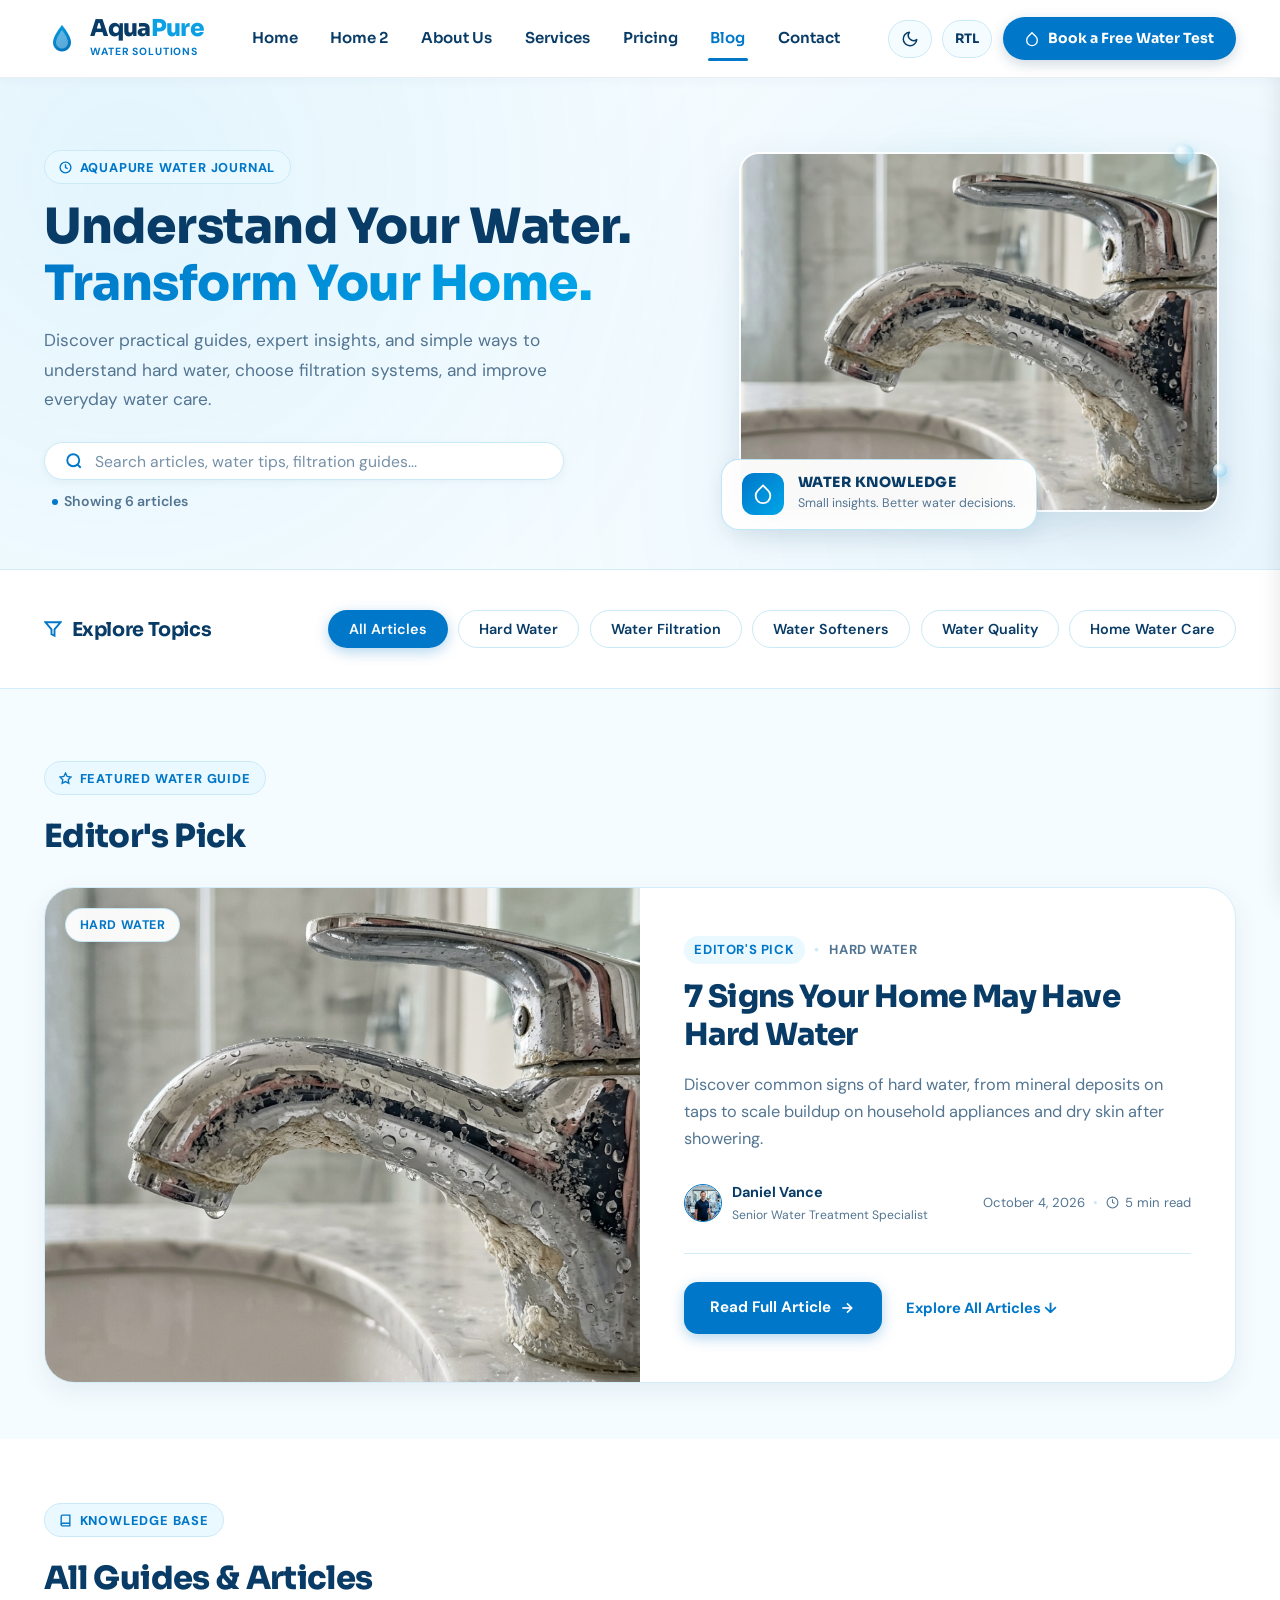
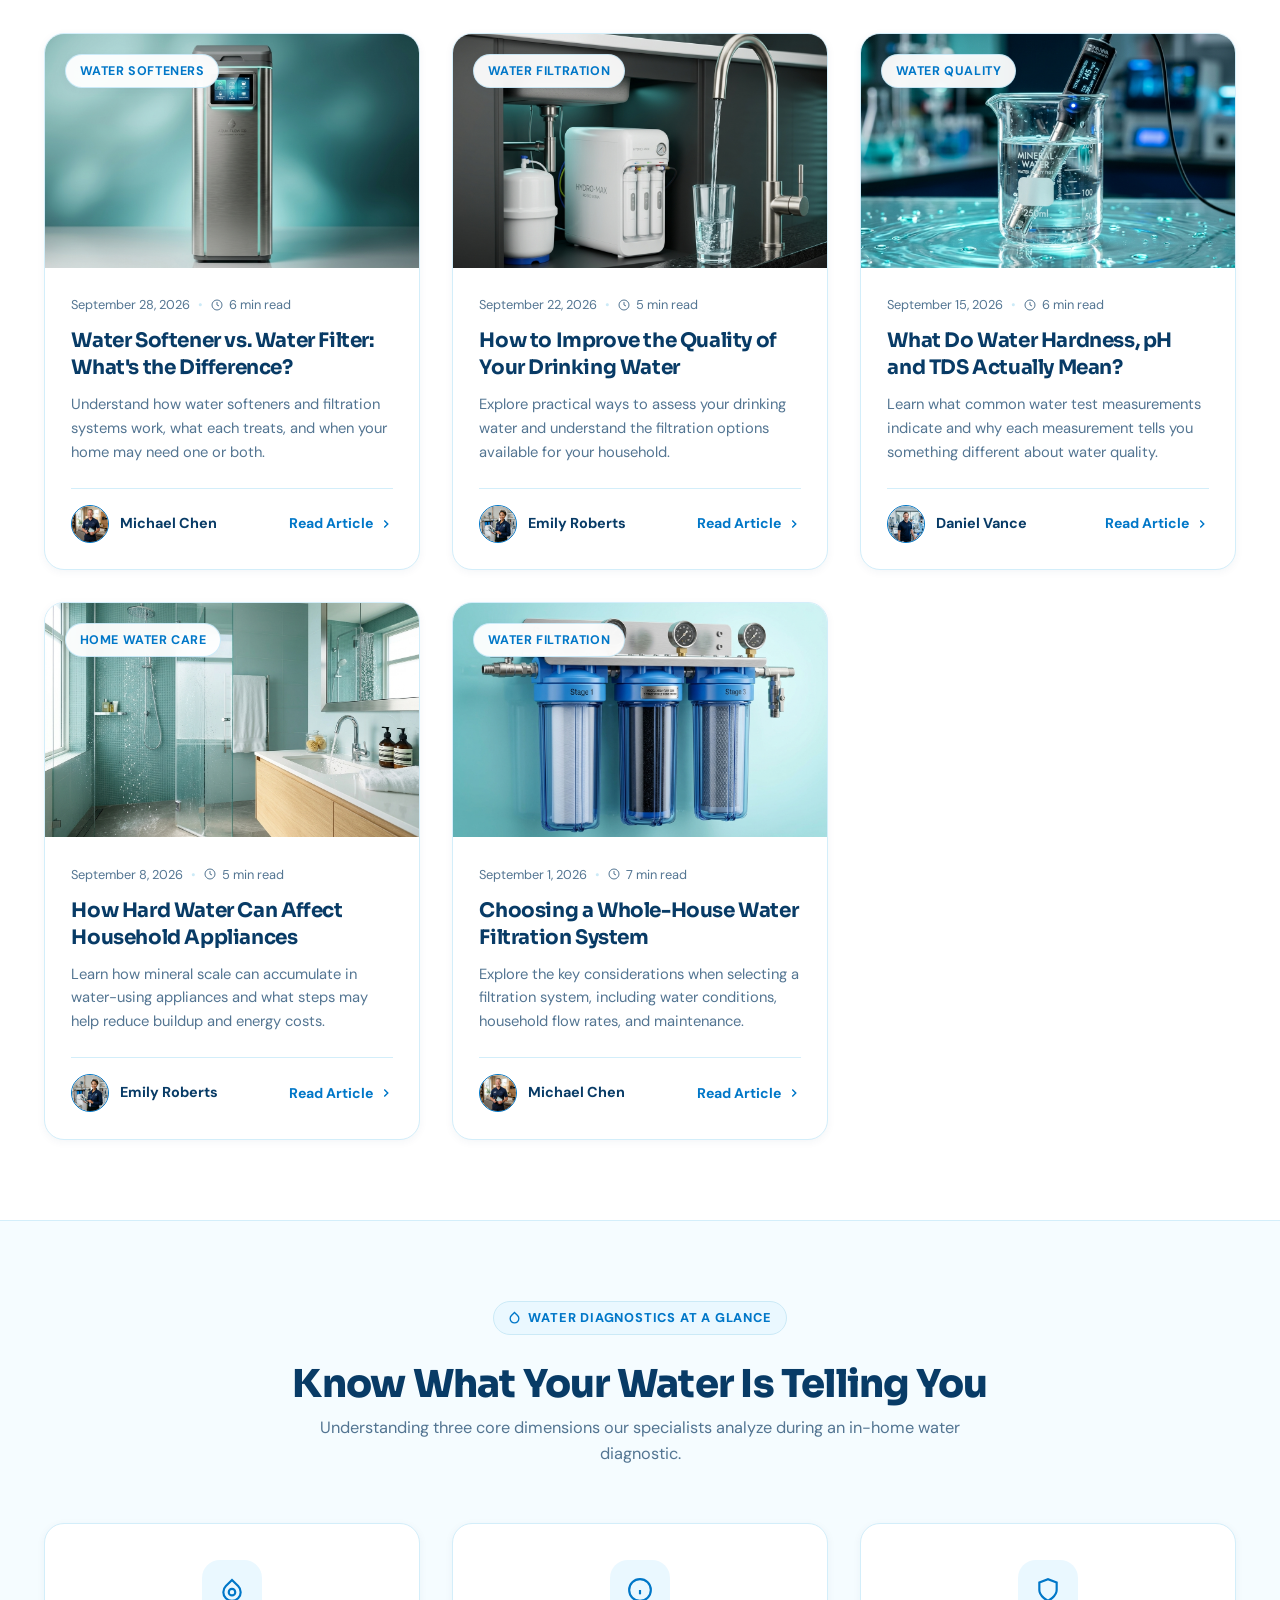
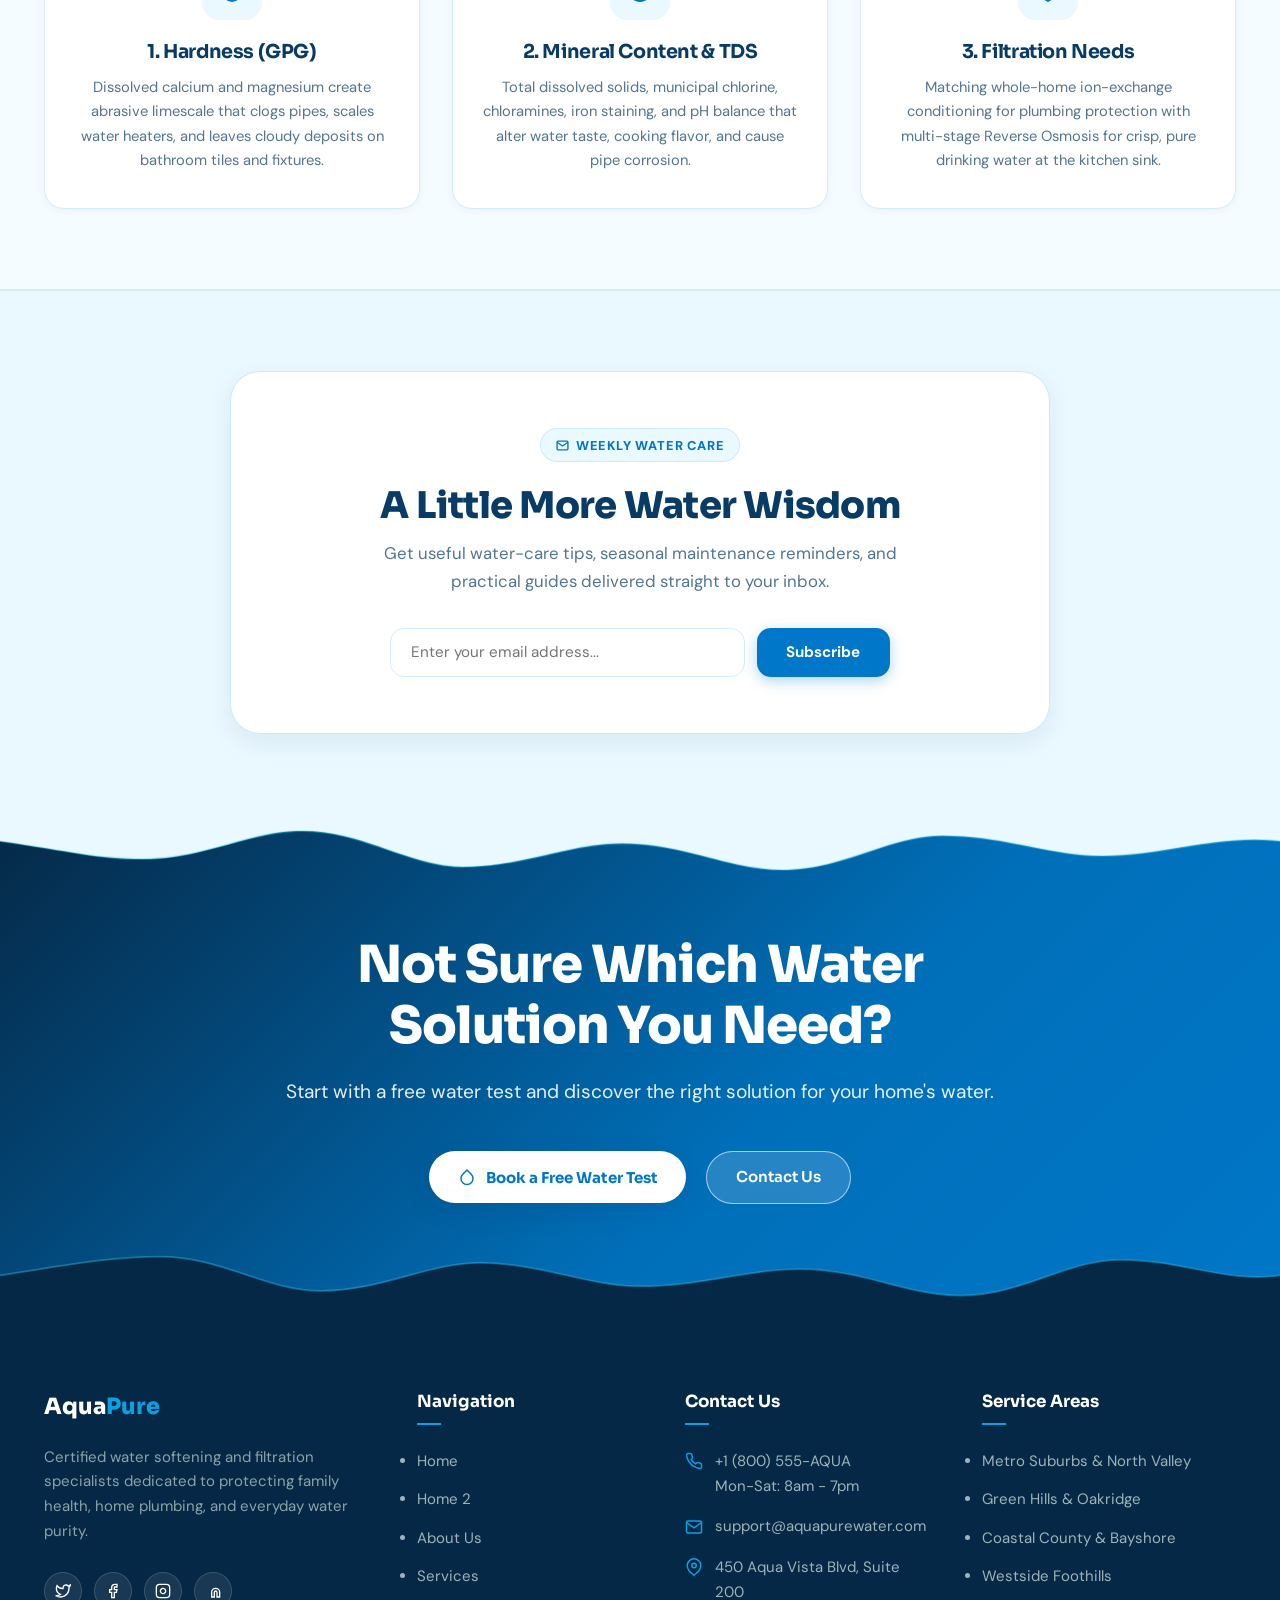
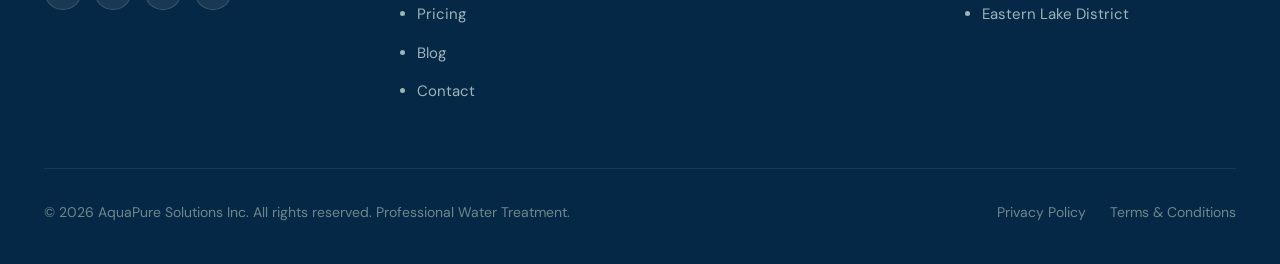
<file: blog.html>
<!DOCTYPE html>
<html lang="en" dir="ltr">
<head>
  <meta charset="UTF-8">
  <meta name="viewport" content="width=device-width, initial-scale=1.0">
  <meta name="description" content="AquaPure Knowledge Hub — Expert articles on water softening, filtration, water quality, and home water care.">
  <meta name="theme-color" content="#006FB9">
  <link rel="icon" type="image/svg+xml" href="assets/aquapure-favicon.svg">
  <title>Blog &amp; Knowledge Hub | AquaPure Water Solutions</title>
  <link rel="preconnect" href="https://fonts.googleapis.com">
  <link rel="preconnect" href="https://fonts.gstatic.com" crossorigin>
  <link href="https://fonts.googleapis.com/css2?family=DM+Sans:ital,opsz,wght@0,9..40,300..800;1,9..40,300..800&family=Sora:wght@400;500;600;700;800&display=swap" rel="stylesheet">
  <link rel="stylesheet" href="css/style.css">
  <link rel="stylesheet" href="css/blog.css">
</head>
<body>

  <!-- ==========================================================================
       HEADER / NAVIGATION (Exact Home 1 Implementation)
       ========================================================================== -->
  <header class="site-header" id="siteHeader">
    <div class="container">
      <div class="header-inner">
        
        <!-- Brand Logo (Left) -->
        <a href="index.html" class="brand-logo" aria-label="AquaPure Home">
          <svg class="logo-icon-svg" viewBox="0 0 36 36" fill="none">
            <path d="M18 4C18 4 9 14.5 9 21.5C9 26.47 13.03 30.5 18 30.5C22.97 30.5 27 26.47 27 21.5C27 14.5 18 4 18 4Z" fill="url(#logo_grad)"/>
            <path d="M18 9C18 9 12 16.5 12 21.5C12 24.8 14.69 27.5 18 27.5C21.31 27.5 24 24.8 24 21.5C24 16.5 18 9 18 9Z" fill="#FFFFFF" fill-opacity="0.35"/>
            <defs>
              <linearGradient id="logo_grad" x1="9" y1="4" x2="27" y2="30.5" gradientUnits="userSpaceOnUse">
                <stop stop-color="#0B9FE3"/>
                <stop offset="1" stop-color="#006FB9"/>
              </linearGradient>
            </defs>
          </svg>
          <div class="logo-text-group">
            <span class="brand-title">Aqua<span>Pure</span></span>
            <span class="brand-sub">Water Solutions</span>
          </div>
        </a>

        <!-- Center Navigation Menu -->
        <nav class="nav-menu" aria-label="Main Navigation">
          <a href="index.html" class="nav-link">Home</a>
          <a href="home-2.html" class="nav-link">Home 2</a>
          <a href="about.html" class="nav-link">About Us</a>
          <a href="services.html" class="nav-link">Services</a>
          <a href="pricing.html" class="nav-link">Pricing</a>
          <a href="blog.html" class="nav-link active">Blog</a>
          <a href="contact.html" class="nav-link">Contact</a>
        </nav>

        <!-- Right Header Actions -->
        <div class="header-actions">
          
          <!-- Dark / Light Mode Toggle -->
          <button class="header-action-btn" id="themeToggleBtn" aria-label="Toggle dark mode" title="Toggle theme">
            <svg id="themeIcon" width="18" height="18" viewBox="0 0 24 24" fill="none" stroke="currentColor" stroke-width="2" stroke-linecap="round" stroke-linejoin="round">
              <path d="M21 12.79A9 9 0 1 1 11.21 3 7 7 0 0 0 21 12.79z"></path>
            </svg>
          </button>

          <!-- LTR / RTL Direction Toggle -->
          <button class="header-action-btn" id="dirToggleBtn" aria-label="Toggle text direction" title="Switch LTR/RTL">
            <span id="dirLabel">RTL</span>
          </button>

          <!-- Primary CTA Button -->
          <a href="#testBookingModal" class="header-cta-pill trigger-water-test">
            <svg width="16" height="16" viewBox="0 0 24 24" fill="none" stroke="currentColor" stroke-width="2">
              <path d="M12 2.69l5.66 5.66a8 8 0 1 1-11.31 0z"></path>
            </svg>
            Book a Free Water Test
          </a>

          <!-- Mobile Hamburger Toggle -->
          <button class="hamburger-btn" id="hamburgerBtn" aria-label="Open mobile menu" aria-expanded="false">
            <span class="hamburger-line"></span>
            <span class="hamburger-line"></span>
            <span class="hamburger-line"></span>
          </button>

        </div>

      </div>
    </div>
  </header>

  <!-- Mobile Drawer Overlay & Menu -->
  <div class="mobile-nav-overlay" id="mobileNavOverlay"></div>
  <div class="mobile-nav-drawer" id="mobileNavDrawer">
    <div>
      <div class="mobile-links">
        <a href="index.html" class="mobile-link">Home <span>&rarr;</span></a>
        <a href="home-2.html" class="mobile-link">Home 2 <span>&rarr;</span></a>
        <a href="about.html" class="mobile-link">About Us <span>&rarr;</span></a>
        <a href="services.html" class="mobile-link">Services <span>&rarr;</span></a>
        <a href="pricing.html" class="mobile-link">Pricing <span>&rarr;</span></a>
        <a href="blog.html" class="mobile-link active">Blog <span>&rarr;</span></a>
        <a href="contact.html" class="mobile-link">Contact <span>&rarr;</span></a>
      </div>

      <div style="display: flex; flex-direction: column; gap: 0.75rem; margin-top: 2rem;">
        <button class="header-action-btn" id="mobileThemeToggleBtn" style="width: 100%; justify-content: flex-start; height: 42px;">
          <svg id="mobileThemeIcon" width="18" height="18" viewBox="0 0 24 24" fill="none" stroke="currentColor" stroke-width="2">
            <path d="M21 12.79A9 9 0 1 1 11.21 3 7 7 0 0 0 21 12.79z"></path>
          </svg>
          <span id="themeText">Dark Mode</span>
        </button>
        <button class="header-action-btn" id="mobileDirToggleBtn" style="width: 100%; justify-content: flex-start; height: 42px;">
          <span id="mobileDirLabel">Switch to RTL</span>
        </button>
      </div>
    </div>

    <a href="#testBookingModal" class="btn btn-blue trigger-water-test" style="width: 100%;">
      Book a Free Water Test
    </a>
  </div>

  <main>
    <!-- ==========================================================================
         1. BLOG HERO SECTION (Clean Split Layout — No Breadcrumbs)
         ========================================================================== -->
    <section class="blog-hero-section" id="blogHero">
      <div class="container">
        <div class="blog-hero-grid">

          <!-- Left Content Column -->
          <div class="blog-hero-content">
            <span class="hero-journal-label">
              <svg width="13" height="13" viewBox="0 0 24 24" fill="none" stroke="currentColor" stroke-width="2.5"><circle cx="12" cy="12" r="10"></circle><polyline points="12 6 12 12 16 14"></polyline></svg>
              AQUAPURE WATER JOURNAL
            </span>

            <h1 class="blog-hero-title">
              Understand Your Water. <br>
              <span class="gradient-text">Transform Your Home.</span>
            </h1>

            <p class="blog-hero-desc">
              Discover practical guides, expert insights, and simple ways to understand hard water, choose filtration systems, and improve everyday water care.
            </p>

            <!-- Search Area -->
            <div class="hero-search-wrap">
              <div class="hero-search-box">
                <svg class="search-icon-svg" width="18" height="18" viewBox="0 0 24 24" fill="none" stroke="currentColor" stroke-width="2.5"><circle cx="11" cy="11" r="8"></circle><line x1="21" y1="21" x2="16.65" y2="16.65"></line></svg>
                <input type="text" id="blogSearchInput" class="hero-search-input" placeholder="Search articles, water tips, filtration guides..." aria-label="Search blog articles">
                <button type="button" id="clearSearchBtn" class="clear-search-btn" aria-label="Clear search">
                  <svg width="14" height="14" viewBox="0 0 24 24" fill="none" stroke="currentColor" stroke-width="2.5"><line x1="18" y1="6" x2="6" y2="18"></line><line x1="6" y1="6" x2="18" y2="18"></line></svg>
                </button>
              </div>

              <div class="search-results-counter">
                <span class="counter-dot"></span>
                <span id="resultsCount">Showing 6 articles</span>
              </div>
            </div>
          </div>

          <!-- Right Visual Column (Hard Water Article Asset) -->
          <div class="blog-hero-visual-col">
            <div class="hero-visual-frame">
              <div class="hero-glow-layer"></div>
              <div class="hero-drop-float drop-1"></div>
              <div class="hero-drop-float drop-2"></div>

              <div class="hero-visual-img-wrap">
                <img src="assets/images/blog_signs_hard_water.jpg" alt="Mineral buildup from hard water on a kitchen faucet" class="hero-visual-img">
              </div>

              <!-- Translucent Floating Info Panel -->
              <div class="hero-info-badge">
                <div class="hero-badge-icon-box">
                  <svg width="22" height="22" viewBox="0 0 24 24" fill="none" stroke="currentColor" stroke-width="2"><path d="M12 2.69l5.66 5.66a8 8 0 1 1-11.31 0z"></path></svg>
                </div>
                <div class="hero-badge-text-box">
                  <h5>WATER KNOWLEDGE</h5>
                  <p>Small insights. Better water decisions.</p>
                </div>
              </div>
            </div>
          </div>

        </div>
      </div>
    </section>

    <!-- ==========================================================================
         2. CATEGORY FILTER NAVIGATION
         ========================================================================== -->
    <section class="blog-filter-section" id="blogFilterSection">
      <div class="container">
        <div class="filter-bar-inner">
          <div class="filter-heading-group">
            <svg width="18" height="18" viewBox="0 0 24 24" fill="none" stroke="currentColor" stroke-width="2.5"><polygon points="22 3 2 3 10 12.46 10 19 14 21 14 12.46 22 3"></polygon></svg>
            <h2 class="filter-section-title">Explore Topics</h2>
          </div>

          <div class="category-chips-row" role="tablist" aria-label="Article categories">
            <button class="category-chip active" data-category="all" role="tab">All Articles</button>
            <button class="category-chip" data-category="hard-water" role="tab">Hard Water</button>
            <button class="category-chip" data-category="water-filtration" role="tab">Water Filtration</button>
            <button class="category-chip" data-category="water-softeners" role="tab">Water Softeners</button>
            <button class="category-chip" data-category="water-quality" role="tab">Water Quality</button>
            <button class="category-chip" data-category="home-water-care" role="tab">Home Water Care</button>
          </div>
        </div>
      </div>
    </section>

    <!-- ==========================================================================
         3. FEATURED ARTICLE (Editor's Pick)
         ========================================================================== -->
    <section class="blog-featured-section" id="blogFeaturedSection">
      <div class="container">
        <div class="featured-section-header">
          <span class="hero-journal-label">
            <svg width="13" height="13" viewBox="0 0 24 24" fill="none" stroke="currentColor" stroke-width="2.5"><polygon points="12 2 15.09 8.26 22 9.27 17 14.14 18.18 21.02 12 17.77 5.82 21.02 7 14.14 2 9.27 8.91 8.26 12 2"></polygon></svg>
            FEATURED WATER GUIDE
          </span>
          <h2 style="font-family: var(--font-heading); font-size: 2rem; font-weight: 800; color: var(--color-text-navy); margin-top: 0.5rem;">Editor's Pick</h2>
        </div>

        <div id="blogFeaturedWrap">
          <!-- Dynamically populated by js/blog.js -->
        </div>
      </div>
    </section>

    <!-- ==========================================================================
         4. MAIN ARTICLES GRID
         ========================================================================== -->
    <section class="blog-grid-section" id="blogGridSection">
      <div class="container">
        <div class="grid-section-header">
          <span class="hero-journal-label">
            <svg width="13" height="13" viewBox="0 0 24 24" fill="none" stroke="currentColor" stroke-width="2.5"><path d="M4 19.5A2.5 2.5 0 0 1 6.5 17H20"></path><path d="M6.5 2H20v20H6.5A2.5 2.5 0 0 1 4 19.5v-15A2.5 2.5 0 0 1 6.5 2z"></path></svg>
            KNOWLEDGE BASE
          </span>
          <h2 style="font-family: var(--font-heading); font-size: 2rem; font-weight: 800; color: var(--color-text-navy); margin-top: 0.5rem;">All Guides &amp; Articles</h2>
        </div>

        <!-- The Article Cards Grid -->
        <div class="articles-grid-container" id="blogGrid">
          <!-- Dynamically populated by js/blog.js -->
        </div>

        <!-- Empty State Container -->
        <div class="blog-empty-state" id="blogEmptyState">
          <div class="empty-state-icon">
            <svg width="32" height="32" viewBox="0 0 24 24" fill="none" stroke="currentColor" stroke-width="2"><circle cx="11" cy="11" r="8"></circle><line x1="21" y1="21" x2="16.65" y2="16.65"></line></svg>
          </div>
          <h3 class="empty-state-title">No matching articles found</h3>
          <p class="empty-state-desc">We couldn't find any water guides matching your current search query or category filter.</p>
          <button type="button" id="resetFiltersBtn" class="btn btn-blue" style="font-size: 0.9rem; padding: 0.6rem 1.4rem;">Reset All Filters</button>
        </div>
      </div>
    </section>

    <!-- ==========================================================================
         5. INTERACTIVE WATER QUALITY DIAGNOSTIC INSIGHTS
         ========================================================================== -->
    <section class="water-quality-insight-section">
      <div class="container">
        <div class="insight-header">
          <span class="hero-journal-label">
            <svg width="13" height="13" viewBox="0 0 24 24" fill="none" stroke="currentColor" stroke-width="2.5"><path d="M12 2.69l5.66 5.66a8 8 0 1 1-11.31 0z"></path></svg>
            WATER DIAGNOSTICS AT A GLANCE
          </span>
          <h2 style="font-family: var(--font-heading); font-size: clamp(1.8rem, 3.2vw, 2.4rem); font-weight: 800; color: var(--color-text-navy); margin: 0.75rem 0 0.5rem;">Know What Your Water Is Telling You</h2>
          <p style="color: var(--color-text-muted); font-size: 1.02rem; line-height: 1.6;">Understanding three core dimensions our specialists analyze during an in-home water diagnostic.</p>
        </div>

        <div class="insight-grid">
          <!-- Card 1 -->
          <div class="insight-card">
            <div class="insight-icon-box">
              <svg width="26" height="26" viewBox="0 0 24 24" fill="none" stroke="currentColor" stroke-width="2"><path d="M12 2.69l5.66 5.66a8 8 0 1 1-11.31 0z"></path><circle cx="12" cy="14" r="3"></circle></svg>
            </div>
            <h3 class="insight-card-title">1. Hardness (GPG)</h3>
            <p class="insight-card-desc">Dissolved calcium and magnesium create abrasive limescale that clogs pipes, scales water heaters, and leaves cloudy deposits on bathroom tiles and fixtures.</p>
          </div>

          <!-- Card 2 -->
          <div class="insight-card">
            <div class="insight-icon-box">
              <svg width="26" height="26" viewBox="0 0 24 24" fill="none" stroke="currentColor" stroke-width="2"><circle cx="12" cy="12" r="10"></circle><line x1="12" y1="16" x2="12" y2="12"></line><line x1="12" y1="8" x2="12.01" y2="8"></line></svg>
            </div>
            <h3 class="insight-card-title">2. Mineral Content &amp; TDS</h3>
            <p class="insight-card-desc">Total dissolved solids, municipal chlorine, chloramines, iron staining, and pH balance that alter water taste, cooking flavor, and cause pipe corrosion.</p>
          </div>

          <!-- Card 3 -->
          <div class="insight-card">
            <div class="insight-icon-box">
              <svg width="26" height="26" viewBox="0 0 24 24" fill="none" stroke="currentColor" stroke-width="2"><path d="M12 22s8-4 8-10V5l-8-3-8 3v7c0 6 8 10 8 10z"></path></svg>
            </div>
            <h3 class="insight-card-title">3. Filtration Needs</h3>
            <p class="insight-card-desc">Matching whole-home ion-exchange conditioning for plumbing protection with multi-stage Reverse Osmosis for crisp, pure drinking water at the kitchen sink.</p>
          </div>
        </div>
      </div>
    </section>

    <!-- ==========================================================================
         6. NEWSLETTER SECTION
         ========================================================================== -->
    <section class="blog-newsletter-section" id="blogNewsletter">
      <div class="container">
        <div class="newsletter-card-wrap">
          <span class="hero-journal-label">
            <svg width="13" height="13" viewBox="0 0 24 24" fill="none" stroke="currentColor" stroke-width="2.5"><path d="M4 4h16c1.1 0 2 .9 2 2v12c0 1.1-.9 2-2 2H4c-1.1 0-2-.9-2-2V6c0-1.1.9-2 2-2z"></path><polyline points="22,6 12,13 2,6"></polyline></svg>
            WEEKLY WATER CARE
          </span>
          <h2 class="newsletter-title">A Little More Water Wisdom</h2>
          <p class="newsletter-desc">Get useful water-care tips, seasonal maintenance reminders, and practical guides delivered straight to your inbox.</p>

          <form id="newsletterForm" class="newsletter-form-inline" novalidate>
            <input type="email" id="newsletterEmail" class="newsletter-input" placeholder="Enter your email address..." required aria-label="Email address for newsletter">
            <button type="submit" id="newsletterSubmitBtn" class="newsletter-btn">Subscribe</button>
          </form>

          <div class="newsletter-success" id="newsletterSuccess">
            <svg width="24" height="24" viewBox="0 0 24 24" fill="none" stroke="currentColor" stroke-width="2.5" style="display:inline-block;vertical-align:middle;margin-right:6px;"><polyline points="20 6 9 17 4 12"></polyline></svg>
            Thank you for subscribing! You are now connected to the AquaPure Water Journal.
          </div>
        </div>
      </div>
    </section>

    <!-- ==========================================================================
         7. MAIN CTA (Exact Home 1 Deep Water Blue Banner with Organic Waves)
         ========================================================================== -->
    <section class="main-cta-section" id="mainCTA">
      
      <!-- Animated Top Water-Wave Boundary -->
      <div class="cta-wave-top-wrap" aria-hidden="true">
        <svg class="cta-wave-svg cta-wave-top-svg" viewBox="0 0 2880 90" preserveAspectRatio="none" xmlns="http://www.w3.org/2000/svg">
          <path class="cta-wave-fill-top" d="M 0,35 C 80,48 110,58 160,58 C 230,58 280,22 340,22 C 410,22 460,68 520,68 C 590,68 640,38 700,38 C 770,38 820,72 880,72 C 950,72 1000,28 1060,28 C 1130,28 1180,54 1240,54 C 1310,54 1370,26 1440,35 C 1520,48 1550,58 1600,58 C 1670,58 1720,22 1780,22 C 1850,22 1900,68 1960,68 C 2030,68 2080,38 2140,38 C 2210,38 2260,72 2320,72 C 2390,72 2440,28 2500,28 C 2570,28 2620,54 2680,54 C 2750,54 2810,26 2880,35 L 2880,0 L 0,0 Z"/>
          <path class="cta-wave-highlight" d="M 0,35 C 80,48 110,58 160,58 C 230,58 280,22 340,22 C 410,22 460,68 520,68 C 590,68 640,38 700,38 C 770,38 820,72 880,72 C 950,72 1000,28 1060,28 C 1130,28 1180,54 1240,54 C 1310,54 1370,26 1440,35 C 1520,48 1550,58 1600,58 C 1670,58 1720,22 1780,22 C 1850,22 1900,68 1960,68 C 2030,68 2080,38 2140,38 C 2210,38 2260,72 2320,72 C 2390,72 2440,28 2500,28 C 2570,28 2620,54 2680,54 C 2750,54 2810,26 2880,35"/>
        </svg>
      </div>

      <!-- Animated Bottom Water-Wave Boundary -->
      <div class="cta-wave-bottom-wrap" aria-hidden="true">
        <svg class="cta-wave-svg cta-wave-bottom-svg" viewBox="0 0 2880 90" preserveAspectRatio="none" xmlns="http://www.w3.org/2000/svg">
          <path class="cta-wave-fill-bottom" d="M 0,48 C 70,36 120,24 180,24 C 250,24 300,68 360,68 C 430,68 480,32 540,32 C 610,32 660,62 720,62 C 790,62 840,40 900,40 C 970,40 1020,74 1080,74 C 1150,74 1200,28 1260,28 C 1330,28 1380,58 1440,48 C 1510,36 1560,24 1620,24 C 1690,24 1740,68 1800,68 C 1870,68 1920,32 1980,32 C 2050,32 2100,62 2160,62 C 2230,62 2280,40 2340,40 C 2410,40 2460,74 2520,74 C 2590,74 2640,28 2700,28 C 2770,28 2820,58 2880,48 L 2880,90 L 0,90 Z"/>
          <path class="cta-wave-highlight" d="M 0,48 C 70,36 120,24 180,24 C 250,24 300,68 360,68 C 430,68 480,32 540,32 C 610,32 660,62 720,62 C 790,62 840,40 900,40 C 970,40 1020,74 1080,74 C 1150,74 1200,28 1260,28 C 1330,28 1380,58 1440,48 C 1510,36 1560,24 1620,24 C 1690,24 1740,68 1800,68 C 1870,68 1920,32 1980,32 C 2050,32 2100,62 2160,62 C 2230,62 2280,40 2340,40 C 2410,40 2460,74 2520,74 C 2590,74 2640,28 2700,28 C 2770,28 2820,58 2880,48"/>
        </svg>
      </div>

      <div class="container">
        <div class="cta-inner">
          <h2 class="cta-title">Not Sure Which Water Solution You Need?</h2>
          <p class="cta-desc">
            Start with a free water test and discover the right solution for your home's water.
          </p>

          <div class="cta-buttons-wrap">
            <button class="btn btn-white trigger-water-test">
              <svg width="18" height="18" viewBox="0 0 24 24" fill="none" stroke="currentColor" stroke-width="2">
                <path d="M12 2.69l5.66 5.66a8 8 0 1 1-11.31 0z"></path>
              </svg>
              Book a Free Water Test
            </button>
            <a href="contact.html" class="btn btn-white-outline">
              Contact Us
            </a>
          </div>
        </div>
      </div>
    </section>
  </main>

  <!-- ==========================================================================
       FOOTER (Exact Home 1 Implementation)
       ========================================================================== -->
  <footer class="site-footer" id="siteFooter">
    <div class="container">
      
      <div class="footer-grid">
        
        <div class="footer-col-brand">
          <a href="index.html" class="footer-brand-title" aria-label="AquaPure Home">Aqua<span>Pure</span></a>
          <p>
            Certified water softening and filtration specialists dedicated to protecting family health, home plumbing, and everyday water purity.
          </p>
          <div class="footer-social-links">
            <a href="#siteFooter" class="social-icon-btn" aria-label="Twitter">
              <svg width="16" height="16" viewBox="0 0 24 24" fill="none" stroke="currentColor" stroke-width="2"><path d="M23 3a10.9 10.9 0 0 1-3.14 1.53 4.48 4.48 0 0 0-7.86 3v1A10.66 10.66 0 0 1 3 4s-4 9 5 13a11.64 11.64 0 0 1-7 2c9 5 20 0 20-11.5a4.5 4.5 0 0 0-.08-.83A7.72 7.72 0 0 0 23 3z"/></svg>
            </a>
            <a href="#siteFooter" class="social-icon-btn" aria-label="Facebook">
              <svg width="16" height="16" viewBox="0 0 24 24" fill="none" stroke="currentColor" stroke-width="2"><path d="M18 2h-3a5 5 0 0 0-5 5v3H7v4h3v8h4v-8h3l1-4h-4V7a1 1 0 0 1 1-1h3z"/></svg>
            </a>
            <a href="#siteFooter" class="social-icon-btn" aria-label="Instagram">
              <svg width="16" height="16" viewBox="0 0 24 24" fill="none" stroke="currentColor" stroke-width="2"><rect x="2" y="2" width="20" height="20" rx="5" ry="5"/><path d="M16 11.37A4 4 0 1 1 12.63 8 4 4 0 0 1 16 11.37z"/></svg>
            </a>
            <a href="#siteFooter" class="social-icon-btn" aria-label="LinkedIn">
              <svg width="16" height="16" viewBox="0 0 24 24" fill="none" stroke="currentColor" stroke-width="2"><path d="M16 8a6 6 0 0 1 6 6v7h-4v-7a2 2 0 0 0-2-2 2 2 0 0 0-2 2v7h-4v-7a6 6 0 0 1 6-6z"/></svg>
            </a>
          </div>
        </div>

        <div>
          <div class="footer-heading">Navigation</div>
          <ul class="footer-links-list">
            <li><a href="index.html" class="footer-link-item">Home</a></li>
            <li><a href="home-2.html" class="footer-link-item">Home 2</a></li>
            <li><a href="about.html" class="footer-link-item">About Us</a></li>
            <li><a href="services.html" class="footer-link-item">Services</a></li>
            <li><a href="pricing.html" class="footer-link-item">Pricing</a></li>
            <li><a href="blog.html" class="footer-link-item">Blog</a></li>
            <li><a href="contact.html" class="footer-link-item">Contact</a></li>
          </ul>
        </div>

        <div>
          <div class="footer-heading">Contact Us</div>
          <div class="footer-contact-item">
            <svg width="18" height="18" viewBox="0 0 24 24" fill="none" stroke="currentColor" stroke-width="2"><path d="M22 16.92v3a2 2 0 0 1-2.18 2 19.79 19.79 0 0 1-8.63-3.07 19.5 19.5 0 0 1-6-6 19.79 19.79 0 0 1-3.07-8.67A2 2 0 0 1 4.11 2h3a2 2 0 0 1 2 1.72 12.84 12.84 0 0 0 .7 2.81 2 2 0 0 1-.45 2.11L8.09 9.91a16 16 0 0 0 6 6l1.27-1.27a2 2 0 0 1 2.11-.45 12.84 12.84 0 0 0 2.81.7A2 2 0 0 1 22 16.92z"/></svg>
            <span>+1 (800) 555-AQUA<br>Mon-Sat: 8am - 7pm</span>
          </div>
          <div class="footer-contact-item">
            <svg width="18" height="18" viewBox="0 0 24 24" fill="none" stroke="currentColor" stroke-width="2"><path d="M4 4h16c1.1 0 2 .9 2 2v12c0 1.1-.9 2-2 2H4c-1.1 0-2-.9-2-2V6c0-1.1.9-2 2-2z"/><polyline points="22,6 12,13 2,6"/></svg>
            <span>support@aquapurewater.com</span>
          </div>
          <div class="footer-contact-item">
            <svg width="18" height="18" viewBox="0 0 24 24" fill="none" stroke="currentColor" stroke-width="2"><path d="M21 10c0 7-9 13-9 13s-9-6-9-13a9 9 0 0 1 18 0z"/><circle cx="12" cy="10" r="3"/></svg>
            <span>450 Aqua Vista Blvd, Suite 200</span>
          </div>
        </div>

        <div>
          <div class="footer-heading">Service Areas</div>
          <ul class="footer-links-list">
            <li><span class="footer-link-item">Metro Suburbs &amp; North Valley</span></li>
            <li><span class="footer-link-item">Green Hills &amp; Oakridge</span></li>
            <li><span class="footer-link-item">Coastal County &amp; Bayshore</span></li>
            <li><span class="footer-link-item">Westside Foothills</span></li>
            <li><span class="footer-link-item">Eastern Lake District</span></li>
          </ul>
        </div>

      </div>

      <div class="footer-bottom-bar">
        <div>
          &copy; 2026 AquaPure Solutions Inc. All rights reserved. Professional Water Treatment.
        </div>
        <div class="footer-bottom-links">
          <a href="#siteFooter">Privacy Policy</a>
          <a href="#siteFooter">Terms &amp; Conditions</a>
        </div>
      </div>

    </div>
  </footer>

  <!-- ==========================================================================
       BOOKING MODAL (Exact Implementation)
       ========================================================================== -->
  <div class="modal-overlay" id="testBookingModal" role="dialog" aria-modal="true" aria-labelledby="modalTitle">
    <div class="modal-dialog">
      
      <div class="modal-header">
        <h3 id="modalTitle">Book Your Free Water Test</h3>
        <button class="modal-close-btn" id="closeModalBtn" aria-label="Close modal">
          <svg width="18" height="18" viewBox="0 0 24 24" fill="none" stroke="currentColor" stroke-width="2"><line x1="18" y1="6" x2="6" y2="18"/><line x1="6" y1="6" x2="18" y2="18"/></svg>
        </button>
      </div>

      <div class="modal-body">
        
        <form id="bookingForm">
          <div class="form-row-2">
            <div class="form-group">
              <label class="form-label" for="fullName">Full Name</label>
              <input type="text" id="fullName" class="form-control" placeholder="e.g. John Smith" required>
            </div>
            <div class="form-group">
              <label class="form-label" for="phoneNum">Phone Number</label>
              <input type="tel" id="phoneNum" class="form-control" placeholder="(555) 000-0000" required>
            </div>
          </div>

          <div class="form-group">
            <label class="form-label" for="emailAddr">Email Address</label>
            <input type="email" id="emailAddr" class="form-control" placeholder="john@example.com" required>
          </div>

          <div class="form-group">
            <label class="form-label" for="waterIssue">Primary Water Concern</label>
            <select id="waterIssue" class="form-control">
              <option value="hard-water">Hard water / Scale buildup on faucets</option>
              <option value="taste-odor">Bad taste, chlorine or sulfur odor</option>
              <option value="skin-hair">Dry skin and dull hair after showers</option>
              <option value="whole-home">Comprehensive whole-home testing</option>
            </select>
          </div>

          <button type="submit" class="btn btn-blue" style="width: 100%; margin-top: 0.5rem;">
            Schedule In-Home Water Test
          </button>
        </form>

        <div class="booking-success-message" id="bookingSuccess">
          <div class="success-icon-wrap">
            <svg width="36" height="36" viewBox="0 0 24 24" fill="none" stroke="currentColor" stroke-width="3"><polyline points="20 6 9 17 4 12"/></svg>
          </div>
          <h4 class="success-title">Testing Request Received!</h4>
          <p class="success-desc">
            A certified AquaPure water specialist will contact you within 2 business hours to confirm your free in-home appointment.
          </p>
        </div>

      </div>

    </div>
  </div>

  <script src="js/blog-data.js"></script>
  <script src="js/blog.js"></script>

  <script src="js/main.js"></script>
</body>
</html>
</file>
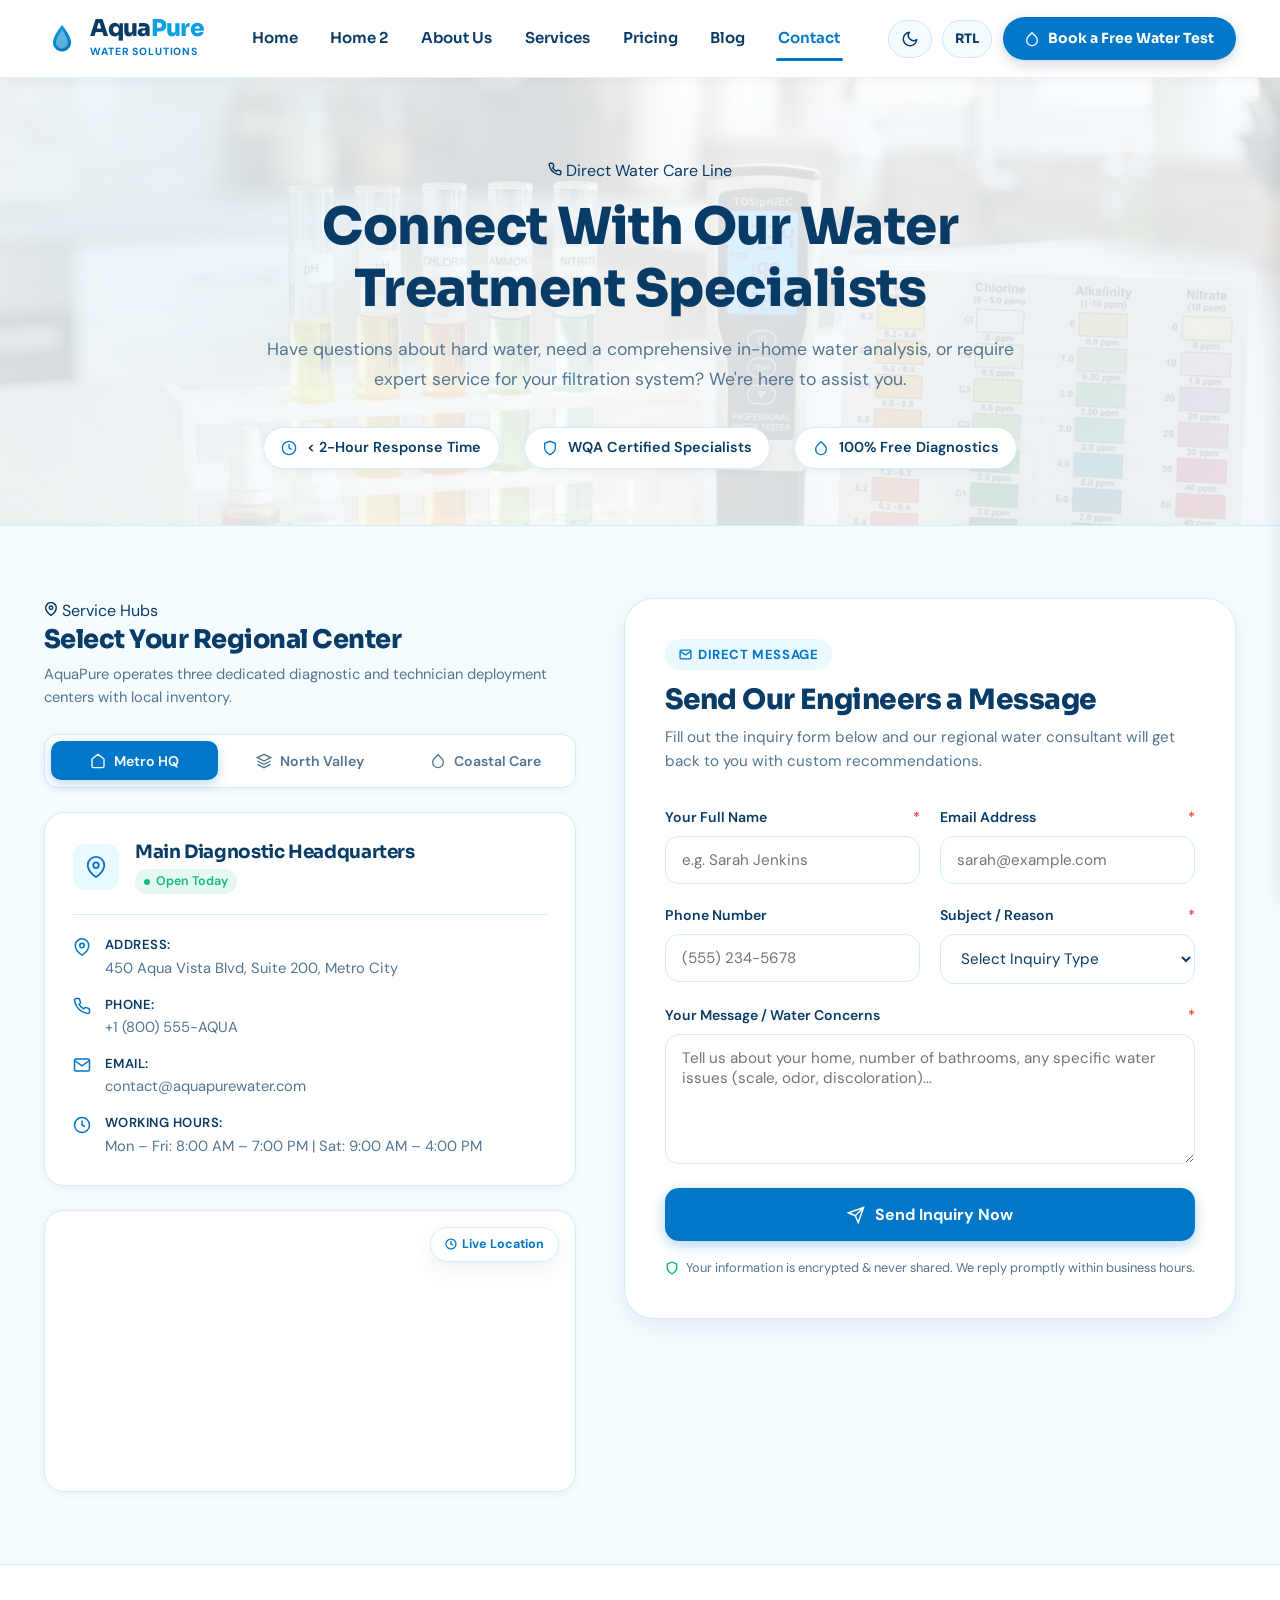
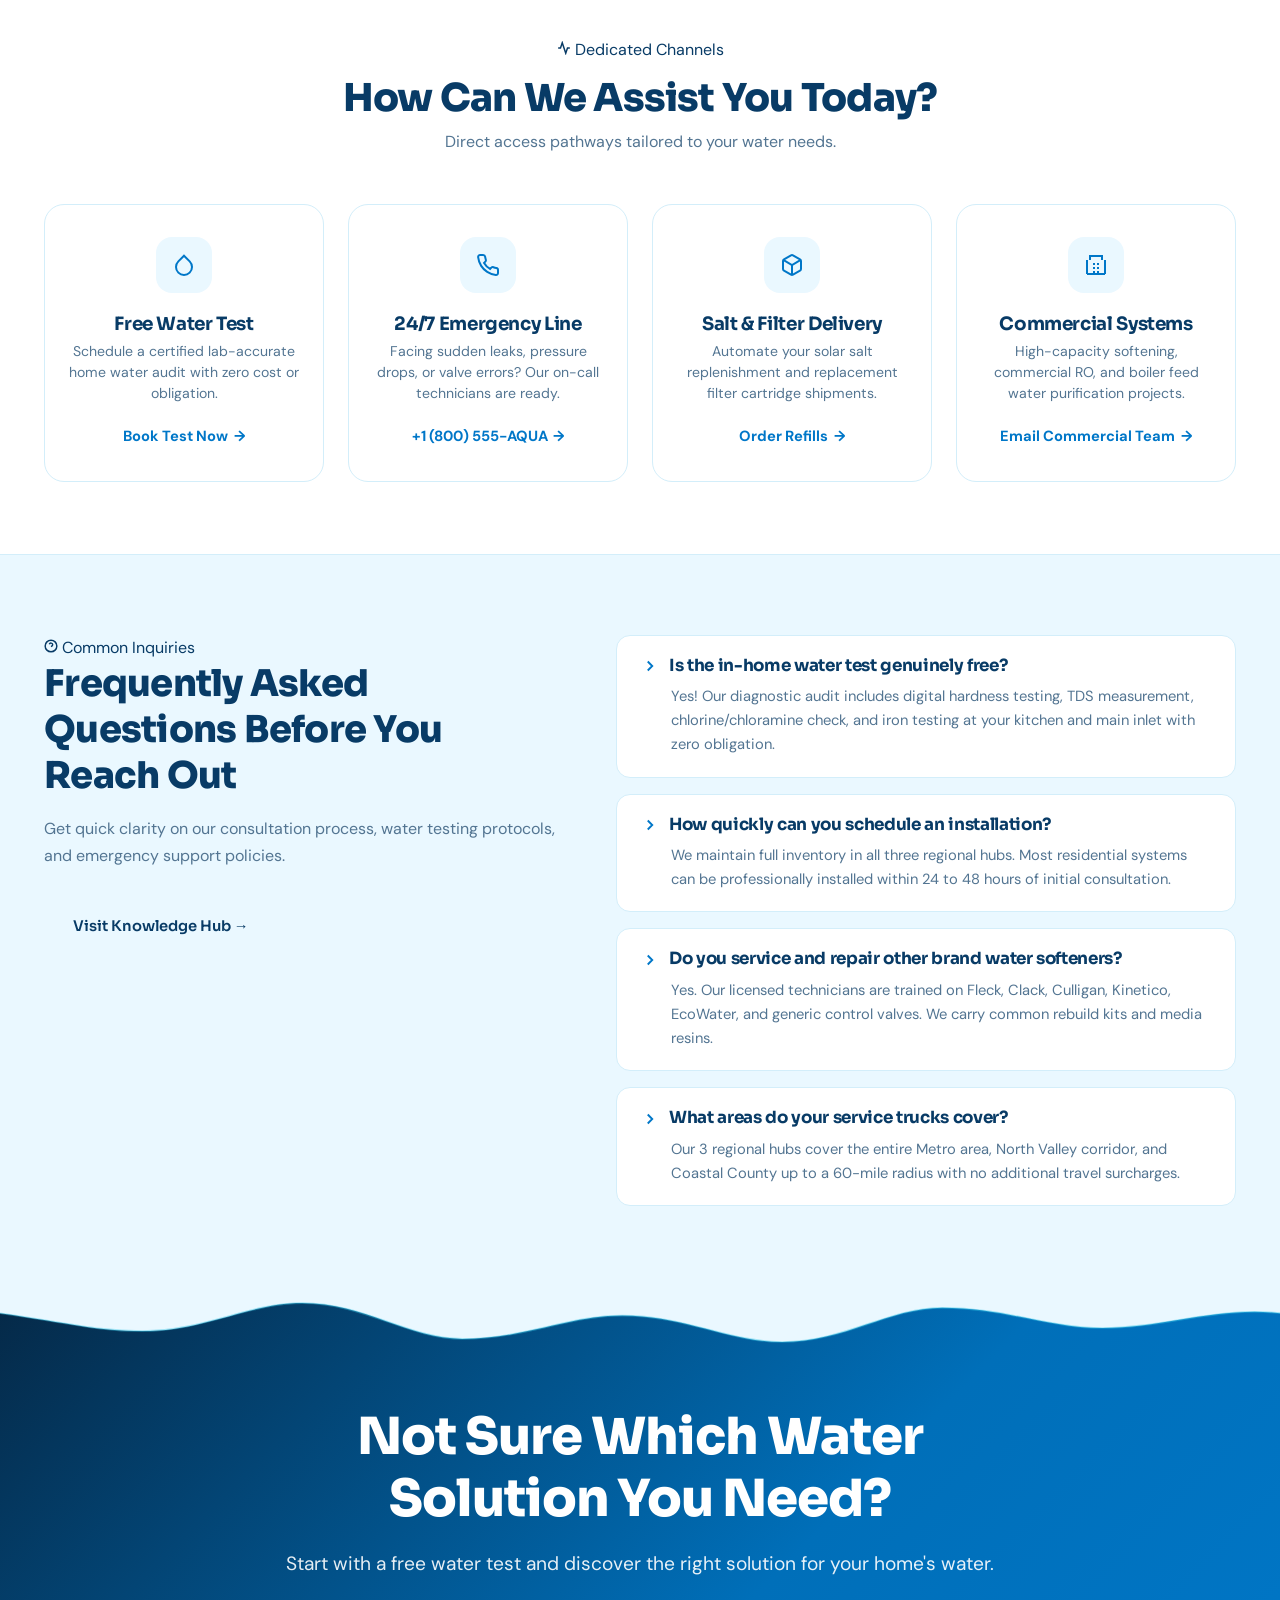
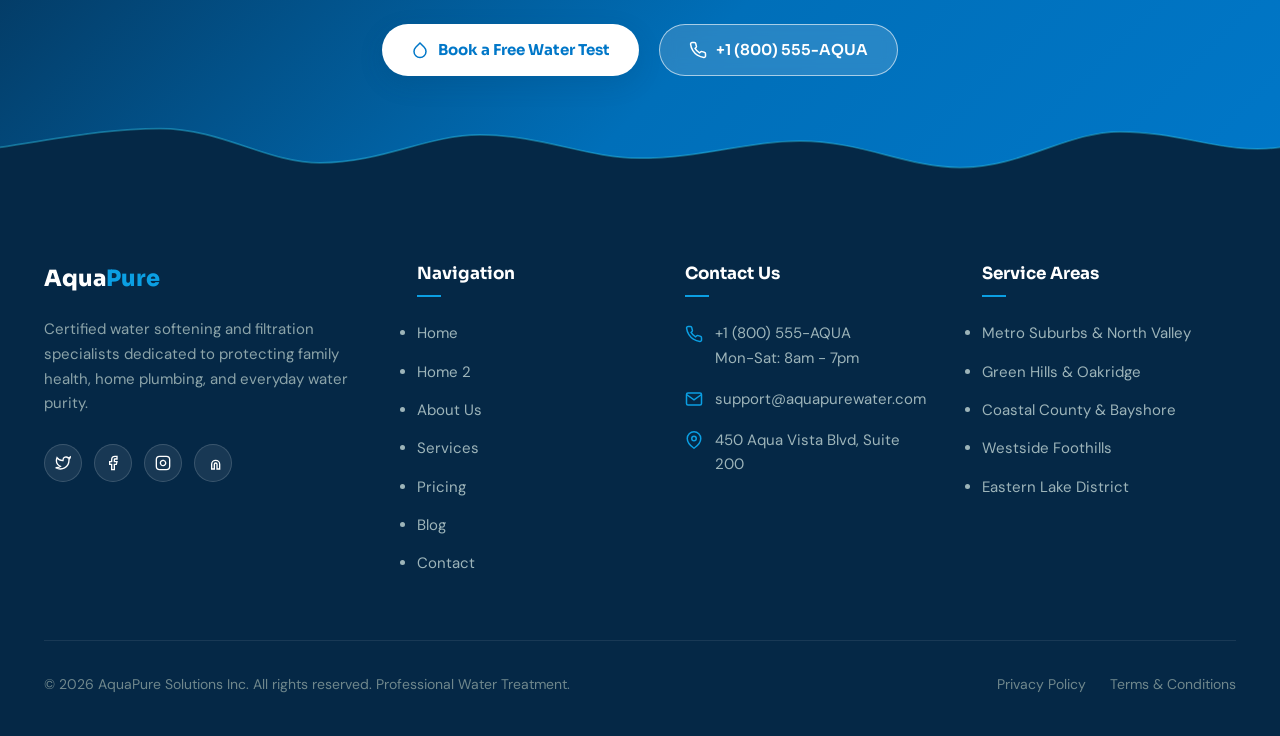
<file: contact.html>
<!DOCTYPE html>
<html lang="en" dir="ltr">

<head>
  <meta charset="UTF-8">
  <meta name="viewport" content="width=device-width, initial-scale=1.0">
  <meta name="description"
    content="Contact AquaPure Water Solutions. Reach our certified water quality specialists for free water testing, system sizing, filter maintenance, and emergency service.">
  <meta name="theme-color" content="#006FB9">
  <link rel="icon" type="image/svg+xml" href="assets/aquapure-favicon.svg">
  <title>Contact Us | AquaPure Water Solutions</title>
  <link rel="preconnect" href="https://fonts.googleapis.com">
  <link rel="preconnect" href="https://fonts.gstatic.com" crossorigin>
  <link
    href="https://fonts.googleapis.com/css2?family=DM+Sans:ital,opsz,wght@0,9..40,300..800;1,9..40,300..800&family=Sora:wght@400;500;600;700;800&display=swap"
    rel="stylesheet">
  <link rel="stylesheet" href="css/style.css">
  <link rel="stylesheet" href="css/contact.css">
</head>

<body>
  <!-- SITE HEADER -->
  <header class="site-header" id="siteHeader">
    <div class="container">
      <div class="header-inner">
        <a href="index.html" class="brand-logo" aria-label="AquaPure Home">
          <svg class="logo-icon-svg" viewBox="0 0 36 36" fill="none">
            <path d="M18 4C18 4 9 14.5 9 21.5C9 26.47 13.03 30.5 18 30.5C22.97 30.5 27 26.47 27 21.5C27 14.5 18 4 18 4Z"
              fill="url(#lg_contact)" />
            <path
              d="M18 9C18 9 12 16.5 12 21.5C12 24.8 14.69 27.5 18 27.5C21.31 27.5 24 24.8 24 21.5C24 16.5 18 9 18 9Z"
              fill="#FFFFFF" fill-opacity="0.35" />
            <defs>
              <linearGradient id="lg_contact" x1="9" y1="4" x2="27" y2="30.5" gradientUnits="userSpaceOnUse">
                <stop stop-color="#0B9FE3" />
                <stop offset="1" stop-color="#006FB9" />
              </linearGradient>
            </defs>
          </svg>
          <div class="logo-text-group">
            <span class="brand-title">Aqua<span>Pure</span></span>
            <span class="brand-sub">Water Solutions</span>
          </div>
        </a>
        <nav class="nav-menu" aria-label="Main Navigation">
          <a href="index.html" class="nav-link">Home</a>
          <a href="home-2.html" class="nav-link">Home 2</a>
          <a href="about.html" class="nav-link">About Us</a>
          <a href="services.html" class="nav-link">Services</a>
          <a href="pricing.html" class="nav-link">Pricing</a>
          <a href="blog.html" class="nav-link">Blog</a>
          <a href="contact.html" class="nav-link active">Contact</a>
        </nav>
        <div class="header-actions">
          <button class="header-action-btn" id="themeToggleBtn" aria-label="Toggle dark mode" title="Toggle theme">
            <svg id="themeIcon" width="18" height="18" viewBox="0 0 24 24" fill="none" stroke="currentColor"
              stroke-width="2" stroke-linecap="round" stroke-linejoin="round">
              <path d="M21 12.79A9 9 0 1 1 11.21 3 7 7 0 0 0 21 12.79z"></path>
            </svg>
          </button>
          <button class="header-action-btn" id="dirToggleBtn" aria-label="Toggle text direction" title="Switch LTR/RTL">
            <span id="dirLabel">RTL</span>
          </button>
          <a href="#testBookingModal" class="header-cta-pill trigger-water-test">
            <svg width="16" height="16" viewBox="0 0 24 24" fill="none" stroke="currentColor" stroke-width="2">
              <path d="M12 2.69l5.66 5.66a8 8 0 1 1-11.31 0z"></path>
            </svg>
            Book a Free Water Test
          </a>
          <button class="hamburger-btn" id="hamburgerBtn" aria-label="Open mobile menu" aria-expanded="false">
            <span class="hamburger-line"></span>
            <span class="hamburger-line"></span>
            <span class="hamburger-line"></span>
          </button>
        </div>
      </div>
    </div>
  </header>

  <!-- MOBILE NAVIGATION DRAWER -->
  <div class="mobile-nav-overlay" id="mobileNavOverlay"></div>
  <div class="mobile-nav-drawer" id="mobileNavDrawer">
    <div>
      <div class="mobile-links">
        <a href="index.html" class="mobile-link">Home <span>&rarr;</span></a>
        <a href="home-2.html" class="mobile-link">Home 2 <span>&rarr;</span></a>
        <a href="about.html" class="mobile-link">About Us <span>&rarr;</span></a>
        <a href="services.html" class="mobile-link">Services <span>&rarr;</span></a>
        <a href="pricing.html" class="mobile-link">Pricing <span>&rarr;</span></a>
        <a href="blog.html" class="mobile-link">Blog <span>&rarr;</span></a>
        <a href="contact.html" class="mobile-link active">Contact <span>&rarr;</span></a>
      </div>
      <div style="display:flex;flex-direction:column;gap:.75rem;margin-top:2rem;">
        <button class="header-action-btn" id="mobileThemeToggleBtn"
          style="width:100%;justify-content:flex-start;height:42px;">
          <svg id="mobileThemeIcon" width="18" height="18" viewBox="0 0 24 24" fill="none" stroke="currentColor"
            stroke-width="2">
            <path d="M21 12.79A9 9 0 1 1 11.21 3 7 7 0 0 0 21 12.79z"></path>
          </svg>
          <span id="themeText">Dark Mode</span>
        </button>
        <button class="header-action-btn" id="mobileDirToggleBtn"
          style="width:100%;justify-content:flex-start;height:42px;">
          <span id="mobileDirLabel">Switch to RTL</span>
        </button>
      </div>
    </div>
    <a href="#testBookingModal" class="btn btn-blue trigger-water-test" style="width:100%;">Book a Free Water Test</a>
  </div>

  <main>
    <!-- CONTACT HERO -->
    <section class="contact-hero-section" id="contactHero">
      <div class="container">
        <div class="contact-hero-inner">

          <span class="eyebrow-badge">
            <svg width="14" height="14" viewBox="0 0 24 24" fill="none" stroke="currentColor" stroke-width="2.5">
              <path
                d="M22 16.92v3a2 2 0 0 1-2.18 2 19.79 19.79 0 0 1-8.63-3.07 19.5 19.5 0 0 1-6-6 19.79 19.79 0 0 1-3.07-8.67A2 2 0 0 1 4.11 2h3a2 2 0 0 1 2 1.72 12.84 12.84 0 0 0 .7 2.81 2 2 0 0 1-.45 2.11L8.09 9.91a16 16 0 0 0 6 6l1.27-1.27a2 2 0 0 1 2.11-.45 12.84 12.84 0 0 0 2.81.7A2 2 0 0 1 22 16.92z">
              </path>
            </svg>
            Direct Water Care Line
          </span>
          <h1 class="contact-hero-title">Connect With Our Water Treatment Specialists</h1>
          <p class="contact-hero-desc">Have questions about hard water, need a comprehensive in-home water analysis, or
            require expert service for your filtration system? We're here to assist you.</p>

          <div class="contact-highlights-bar">
            <div class="contact-highlight-item">
              <svg width="16" height="16" viewBox="0 0 24 24" fill="none" stroke="currentColor" stroke-width="2">
                <circle cx="12" cy="12" r="10"></circle>
                <polyline points="12 6 12 12 16 14"></polyline>
              </svg>
              <span>&lt; 2-Hour Response Time</span>
            </div>
            <div class="contact-highlight-item">
              <svg width="16" height="16" viewBox="0 0 24 24" fill="none" stroke="currentColor" stroke-width="2">
                <path d="M12 22s8-4 8-10V5l-8-3-8 3v7c0 6 8 10 8 10z"></path>
              </svg>
              <span>WQA Certified Specialists</span>
            </div>
            <div class="contact-highlight-item">
              <svg width="16" height="16" viewBox="0 0 24 24" fill="none" stroke="currentColor" stroke-width="2">
                <path d="M12 2.69l5.66 5.66a8 8 0 1 1-11.31 0z"></path>
              </svg>
              <span>100% Free Diagnostics</span>
            </div>
          </div>
        </div>
      </div>
    </section>

    <!-- MAIN CONTACT SECTION: LOCATIONS & INTERACTIVE FORM -->
    <section class="contact-main-section" id="contactMain">
      <div class="container">
        <div class="contact-main-grid">

          <!-- Left Column: Regional Branch Switcher & Map -->
          <div class="branch-section-wrap">
            <div>
              <span class="eyebrow-badge" style="margin-bottom: 0.75rem;">
                <svg width="14" height="14" viewBox="0 0 24 24" fill="none" stroke="currentColor" stroke-width="2.5">
                  <path d="M21 10c0 7-9 13-9 13s-9-6-9-13a9 9 0 0 1 18 0z"></path>
                  <circle cx="12" cy="10" r="3"></circle>
                </svg>
                Service Hubs
              </span>
              <h2
                style="font-family: var(--font-heading); font-size: 1.6rem; font-weight: 800; color: var(--color-text-navy); margin-bottom: 0.5rem;">
                Select Your Regional Center</h2>
              <p style="font-size: 0.92rem; color: var(--color-text-muted); line-height: 1.6;">AquaPure operates three
                dedicated diagnostic and technician deployment centers with local inventory.</p>
            </div>

            <!-- Branch Selector Tabs -->
            <div class="branch-nav-tabs" role="tablist" aria-label="Branch Locations">
              <button class="branch-tab-btn active" data-branch="main-hq" role="tab" aria-selected="true">
                <svg width="16" height="16" viewBox="0 0 24 24" fill="none" stroke="currentColor" stroke-width="2">
                  <path d="M3 9l9-7 9 7v11a2 2 0 0 1-2 2H5a2 2 0 0 1-2-2z"></path>
                </svg>
                Metro HQ
              </button>
              <button class="branch-tab-btn" data-branch="north-valley" role="tab" aria-selected="false">
                <svg width="16" height="16" viewBox="0 0 24 24" fill="none" stroke="currentColor" stroke-width="2">
                  <path d="M12 2L2 7l10 5 10-5-10-5zM2 17l10 5 10-5M2 12l10 5 10-5"></path>
                </svg>
                North Valley
              </button>
              <button class="branch-tab-btn" data-branch="coastal-district" role="tab" aria-selected="false">
                <svg width="16" height="16" viewBox="0 0 24 24" fill="none" stroke="currentColor" stroke-width="2">
                  <path d="M12 2.69l5.66 5.66a8 8 0 1 1-11.31 0z"></path>
                </svg>
                Coastal Care
              </button>
            </div>

            <!-- Dynamic Branch Info Card -->
            <div class="branch-details-card" id="branchDetailsCard">
              <!-- Dynamically populated by js/contact.js -->
            </div>

            <!-- Embedded Interactive Map -->
            <div class="contact-map-card">
              <span class="map-card-badge">
                <svg width="12" height="12" viewBox="0 0 24 24" fill="none" stroke="currentColor" stroke-width="2.5">
                  <circle cx="12" cy="12" r="10"></circle>
                  <polyline points="12 6 12 12 16 14"></polyline>
                </svg>
                Live Location
              </span>
              <iframe id="contactMapIframe"
                src="https://maps.google.com/maps?q=450+Aqua+Vista+Blvd+Metro+City&t=&z=14&ie=UTF8&iwloc=&output=embed"
                title="AquaPure Service Location Map" loading="lazy"></iframe>
            </div>
          </div>

          <!-- Right Column: Interactive Contact Form -->
          <div class="contact-form-card">
            <div class="form-card-header">
              <span class="form-card-badge">
                <svg width="13" height="13" viewBox="0 0 24 24" fill="none" stroke="currentColor" stroke-width="2.5">
                  <path d="M4 4h16c1.1 0 2 .9 2 2v12c0 1.1-.9 2-2 2H4c-1.1 0-2-.9-2-2V6c0-1.1.9-2 2-2z"></path>
                  <polyline points="22,6 12,13 2,6"></polyline>
                </svg>
                Direct Message
              </span>
              <h2 class="form-card-title">Send Our Engineers a Message</h2>
              <p class="form-card-subtitle">Fill out the inquiry form below and our regional water consultant will get
                back to you with custom recommendations.</p>
            </div>

            <!-- The Contact Form -->
            <form id="mainContactForm" novalidate>
              <div class="contact-form-grid">
                <div class="contact-form-group">
                  <label class="contact-form-label" for="contactName">
                    Your Full Name <span class="required-star">*</span>
                  </label>
                  <input type="text" id="contactName" class="contact-form-input" placeholder="e.g. Sarah Jenkins"
                    required>
                  <span class="form-error-hint">Please enter your full name.</span>
                </div>

                <div class="contact-form-group">
                  <label class="contact-form-label" for="contactEmail">
                    Email Address <span class="required-star">*</span>
                  </label>
                  <input type="email" id="contactEmail" class="contact-form-input" placeholder="sarah@example.com"
                    required>
                  <span class="form-error-hint">Please enter a valid email address.</span>
                </div>

                <div class="contact-form-group">
                  <label class="contact-form-label" for="contactPhone">
                    Phone Number
                  </label>
                  <input type="tel" id="contactPhone" class="contact-form-input" placeholder="(555) 234-5678">
                  <span class="form-error-hint">Please enter a valid phone number.</span>
                </div>

                <div class="contact-form-group">
                  <label class="contact-form-label" for="contactSubject">
                    Subject / Reason <span class="required-star">*</span>
                  </label>
                  <select id="contactSubject" class="contact-form-select" required>
                    <option value="" disabled selected>Select Inquiry Type</option>
                    <option value="Water Softener Installation">Water Softener Sizing &amp; Quote</option>
                    <option value="Reverse Osmosis Drinking System">Reverse Osmosis Drinking System</option>
                    <option value="Free Water Diagnostic Test">Free In-Home Water Diagnostic</option>
                    <option value="Filter Replacement & Maintenance">Filter Replacement &amp; Maintenance</option>
                    <option value="Commercial & Whole-Facility Solutions">Commercial / Multi-Unit Project</option>
                    <option value="General Customer Support">General Customer Support</option>
                  </select>
                  <span class="form-error-hint">Please select an inquiry topic.</span>
                </div>

                <div class="contact-form-group form-full-col">
                  <label class="contact-form-label" for="contactMessage">
                    Your Message / Water Concerns <span class="required-star">*</span>
                  </label>
                  <textarea id="contactMessage" class="contact-form-textarea"
                    placeholder="Tell us about your home, number of bathrooms, any specific water issues (scale, odor, discoloration)..."
                    required></textarea>
                  <span class="form-error-hint">Please enter a detailed message (minimum 10 characters).</span>
                </div>
              </div>

              <div class="contact-form-footer">
                <button type="submit" id="contactSubmitBtn" class="contact-submit-btn">
                  <svg width="18" height="18" viewBox="0 0 24 24" fill="none" stroke="currentColor" stroke-width="2">
                    <line x1="22" y1="2" x2="11" y2="13"></line>
                    <polygon points="22 2 15 22 11 13 2 9 22 2"></polygon>
                  </svg>
                  Send Inquiry Now
                </button>
                <p class="form-privacy-note">
                  <svg width="14" height="14" viewBox="0 0 24 24" fill="none" stroke="currentColor" stroke-width="2.5">
                    <path d="M12 22s8-4 8-10V5l-8-3-8 3v7c0 6 8 10 8 10z"></path>
                  </svg>
                  Your information is encrypted &amp; never shared. We reply promptly within business hours.
                </p>
              </div>
            </form>

            <!-- Success State -->
            <div class="contact-state-card" id="contactFormSuccess">
              <div class="state-icon-circle success">
                <svg width="36" height="36" viewBox="0 0 24 24" fill="none" stroke="currentColor" stroke-width="3">
                  <polyline points="20 6 9 17 4 12"></polyline>
                </svg>
              </div>
              <h3 class="state-title">Message Received!</h3>
              <p class="state-desc">Thank you for reaching out to AquaPure. A certified water technician from your
                regional service hub will review your inquiry and contact you shortly.</p>
              <button type="button" class="btn btn-outline" onclick="location.reload()"
                style="font-size: 0.9rem; padding: 0.6rem 1.5rem;">Send Another Inquiry</button>
            </div>

            <!-- Error State -->
            <div class="contact-state-card" id="contactFormError">
              <div class="state-icon-circle error">
                <svg width="36" height="36" viewBox="0 0 24 24" fill="none" stroke="currentColor" stroke-width="3">
                  <circle cx="12" cy="12" r="10"></circle>
                  <line x1="12" y1="8" x2="12" y2="12"></line>
                  <line x1="12" y1="16" x2="12.01" y2="16"></line>
                </svg>
              </div>
              <h3 class="state-title">Something Went Wrong</h3>
              <p class="state-desc">We were unable to process your request at this moment. Please call our direct
                hotline at +1 (800) 555-AQUA.</p>
            </div>
          </div>

        </div>
      </div>
    </section>

    <!-- DIRECT CONTACT CHANNELS -->
    <section class="contact-channels-section">
      <div class="container">
        <div class="channels-header">
          <span class="eyebrow-badge">
            <svg width="14" height="14" viewBox="0 0 24 24" fill="none" stroke="currentColor" stroke-width="2.5">
              <path d="M22 12h-4l-3 9L9 3l-3 9H2"></path>
            </svg>
            Dedicated Channels
          </span>
          <h2
            style="font-family: var(--font-heading); font-size: clamp(1.8rem, 3.2vw, 2.4rem); font-weight: 800; color: var(--color-text-navy); margin: 0.75rem 0 0.5rem;">
            How Can We Assist You Today?</h2>
          <p style="color: var(--color-text-muted); font-size: 1rem;">Direct access pathways tailored to your water
            needs.</p>
        </div>

        <div class="channels-grid">
          <!-- Card 1 -->
          <div class="channel-card">
            <div class="channel-icon">
              <svg width="24" height="24" viewBox="0 0 24 24" fill="none" stroke="currentColor" stroke-width="2">
                <path d="M12 2.69l5.66 5.66a8 8 0 1 1-11.31 0z"></path>
              </svg>
            </div>
            <h3 class="channel-title">Free Water Test</h3>
            <p class="channel-desc">Schedule a certified lab-accurate home water audit with zero cost or obligation.</p>
            <a href="#testBookingModal" class="channel-action-link trigger-water-test">
              Book Test Now <span>&rarr;</span>
            </a>
          </div>

          <!-- Card 2 -->
          <div class="channel-card">
            <div class="channel-icon">
              <svg width="24" height="24" viewBox="0 0 24 24" fill="none" stroke="currentColor" stroke-width="2">
                <path
                  d="M22 16.92v3a2 2 0 0 1-2.18 2 19.79 19.79 0 0 1-8.63-3.07 19.5 19.5 0 0 1-6-6 19.79 19.79 0 0 1-3.07-8.67A2 2 0 0 1 4.11 2h3a2 2 0 0 1 2 1.72 12.84 12.84 0 0 0 .7 2.81 2 2 0 0 1-.45 2.11L8.09 9.91a16 16 0 0 0 6 6l1.27-1.27a2 2 0 0 1 2.11-.45 12.84 12.84 0 0 0 2.81.7A2 2 0 0 1 22 16.92z">
                </path>
              </svg>
            </div>
            <h3 class="channel-title">24/7 Emergency Line</h3>
            <p class="channel-desc">Facing sudden leaks, pressure drops, or valve errors? Our on-call technicians are
              ready.</p>
            <a href="tel:18005552782" class="channel-action-link">
              +1 (800) 555-AQUA <span>&rarr;</span>
            </a>
          </div>

          <!-- Card 3 -->
          <div class="channel-card">
            <div class="channel-icon">
              <svg width="24" height="24" viewBox="0 0 24 24" fill="none" stroke="currentColor" stroke-width="2">
                <path
                  d="M21 16V8a2 2 0 0 0-1-1.73l-7-4a2 2 0 0 0-2 0l-7 4A2 2 0 0 0 3 8v8a2 2 0 0 0 1 1.73l7 4a2 2 0 0 0 2 0l7-4A2 2 0 0 0 21 16z">
                </path>
                <polyline points="3.27 6.96 12 12.01 20.73 6.96"></polyline>
                <line x1="12" y1="22.08" x2="12" y2="12"></line>
              </svg>
            </div>
            <h3 class="channel-title">Salt &amp; Filter Delivery</h3>
            <p class="channel-desc">Automate your solar salt replenishment and replacement filter cartridge shipments.
            </p>
            <a href="#mainContactForm" class="channel-action-link">
              Order Refills <span>&rarr;</span>
            </a>
          </div>

          <!-- Card 4 -->
          <div class="channel-card">
            <div class="channel-icon">
              <svg width="24" height="24" viewBox="0 0 24 24" fill="none" stroke="currentColor" stroke-width="2">
                <path d="M3 21h18M3 7v14M21 7v14M6 7V3h12v4M9 11h2M13 11h2M9 15h2M13 15h2M9 19h2M13 19h2"></path>
              </svg>
            </div>
            <h3 class="channel-title">Commercial Systems</h3>
            <p class="channel-desc">High-capacity softening, commercial RO, and boiler feed water purification projects.
            </p>
            <a href="mailto:commercial@aquapurewater.com" class="channel-action-link">
              Email Commercial Team <span>&rarr;</span>
            </a>
          </div>
        </div>
      </div>
    </section>

    <!-- FAQ SECTION -->
    <section class="contact-faq-section">
      <div class="container">
        <div class="contact-faq-grid">
          <div>
            <span class="eyebrow-badge" style="margin-bottom: 0.75rem;">
              <svg width="14" height="14" viewBox="0 0 24 24" fill="none" stroke="currentColor" stroke-width="2.5">
                <circle cx="12" cy="12" r="10"></circle>
                <path d="M9.09 9a3 3 0 0 1 5.83 1c0 2-3 3-3 3"></path>
                <line x1="12" y1="17" x2="12.01" y2="17"></line>
              </svg>
              Common Inquiries
            </span>
            <h2
              style="font-family: var(--font-heading); font-size: clamp(1.8rem, 3.2vw, 2.3rem); font-weight: 800; color: var(--color-text-navy); margin-bottom: 1rem; line-height: 1.25;">
              Frequently Asked Questions Before You Reach Out</h2>
            <p style="color: var(--color-text-muted); font-size: 1rem; line-height: 1.7; margin-bottom: 2rem;">Get quick
              clarity on our consultation process, water testing protocols, and emergency support policies.</p>
            <a href="blog.html" class="btn btn-outline" style="font-size: 0.92rem;">Visit Knowledge Hub &rarr;</a>
          </div>

          <div class="faq-list">
            <div class="faq-card">
              <h3 class="faq-q">
                <svg width="18" height="18" viewBox="0 0 24 24" fill="none" stroke="currentColor" stroke-width="2.5">
                  <polyline points="9 18 15 12 9 6"></polyline>
                </svg>
                Is the in-home water test genuinely free?
              </h3>
              <p class="faq-a">Yes! Our diagnostic audit includes digital hardness testing, TDS measurement,
                chlorine/chloramine check, and iron testing at your kitchen and main inlet with zero obligation.</p>
            </div>

            <div class="faq-card">
              <h3 class="faq-q">
                <svg width="18" height="18" viewBox="0 0 24 24" fill="none" stroke="currentColor" stroke-width="2.5">
                  <polyline points="9 18 15 12 9 6"></polyline>
                </svg>
                How quickly can you schedule an installation?
              </h3>
              <p class="faq-a">We maintain full inventory in all three regional hubs. Most residential systems can be
                professionally installed within 24 to 48 hours of initial consultation.</p>
            </div>

            <div class="faq-card">
              <h3 class="faq-q">
                <svg width="18" height="18" viewBox="0 0 24 24" fill="none" stroke="currentColor" stroke-width="2.5">
                  <polyline points="9 18 15 12 9 6"></polyline>
                </svg>
                Do you service and repair other brand water softeners?
              </h3>
              <p class="faq-a">Yes. Our licensed technicians are trained on Fleck, Clack, Culligan, Kinetico, EcoWater,
                and generic control valves. We carry common rebuild kits and media resins.</p>
            </div>

            <div class="faq-card">
              <h3 class="faq-q">
                <svg width="18" height="18" viewBox="0 0 24 24" fill="none" stroke="currentColor" stroke-width="2.5">
                  <polyline points="9 18 15 12 9 6"></polyline>
                </svg>
                What areas do your service trucks cover?
              </h3>
              <p class="faq-a">Our 3 regional hubs cover the entire Metro area, North Valley corridor, and Coastal
                County up to a 60-mile radius with no additional travel surcharges.</p>
            </div>
          </div>
        </div>
      </div>
    </section>

    <!-- ==========================================================================
         MAIN CTA (Exact Home 1 Deep Water Blue Banner with Organic Waves)
         ========================================================================== -->
    <section class="main-cta-section" id="mainCTA">
      
      <!-- Animated Top Water-Wave Boundary -->
      <div class="cta-wave-top-wrap" aria-hidden="true">
        <svg class="cta-wave-svg cta-wave-top-svg" viewBox="0 0 2880 90" preserveAspectRatio="none" xmlns="http://www.w3.org/2000/svg">
          <path class="cta-wave-fill-top" d="M 0,35 C 80,48 110,58 160,58 C 230,58 280,22 340,22 C 410,22 460,68 520,68 C 590,68 640,38 700,38 C 770,38 820,72 880,72 C 950,72 1000,28 1060,28 C 1130,28 1180,54 1240,54 C 1310,54 1370,26 1440,35 C 1520,48 1550,58 1600,58 C 1670,58 1720,22 1780,22 C 1850,22 1900,68 1960,68 C 2030,68 2080,38 2140,38 C 2210,38 2260,72 2320,72 C 2390,72 2440,28 2500,28 C 2570,28 2620,54 2680,54 C 2750,54 2810,26 2880,35 L 2880,0 L 0,0 Z"/>
          <path class="cta-wave-highlight" d="M 0,35 C 80,48 110,58 160,58 C 230,58 280,22 340,22 C 410,22 460,68 520,68 C 590,68 640,38 700,38 C 770,38 820,72 880,72 C 950,72 1000,28 1060,28 C 1130,28 1180,54 1240,54 C 1310,54 1370,26 1440,35 C 1520,48 1550,58 1600,58 C 1670,58 1720,22 1780,22 C 1850,22 1900,68 1960,68 C 2030,68 2080,38 2140,38 C 2210,38 2260,72 2320,72 C 2390,72 2440,28 2500,28 C 2570,28 2620,54 2680,54 C 2750,54 2810,26 2880,35"/>
        </svg>
      </div>

      <!-- Animated Bottom Water-Wave Boundary -->
      <div class="cta-wave-bottom-wrap" aria-hidden="true">
        <svg class="cta-wave-svg cta-wave-bottom-svg" viewBox="0 0 2880 90" preserveAspectRatio="none" xmlns="http://www.w3.org/2000/svg">
          <path class="cta-wave-fill-bottom" d="M 0,48 C 70,36 120,24 180,24 C 250,24 300,68 360,68 C 430,68 480,32 540,32 C 610,32 660,62 720,62 C 790,62 840,40 900,40 C 970,40 1020,74 1080,74 C 1150,74 1200,28 1260,28 C 1330,28 1380,58 1440,48 C 1510,36 1560,24 1620,24 C 1690,24 1740,68 1800,68 C 1870,68 1920,32 1980,32 C 2050,32 2100,62 2160,62 C 2230,62 2280,40 2340,40 C 2410,40 2460,74 2520,74 C 2590,74 2640,28 2700,28 C 2770,28 2820,58 2880,48 L 2880,90 L 0,90 Z"/>
          <path class="cta-wave-highlight" d="M 0,48 C 70,36 120,24 180,24 C 250,24 300,68 360,68 C 430,68 480,32 540,32 C 610,32 660,62 720,62 C 790,62 840,40 900,40 C 970,40 1020,74 1080,74 C 1150,74 1200,28 1260,28 C 1330,28 1380,58 1440,48 C 1510,36 1560,24 1620,24 C 1690,24 1740,68 1800,68 C 1870,68 1920,32 1980,32 C 2050,32 2100,62 2160,62 C 2230,62 2280,40 2340,40 C 2410,40 2460,74 2520,74 C 2590,74 2640,28 2700,28 C 2770,28 2820,58 2880,48"/>
        </svg>
      </div>

      <div class="container">
        <div class="cta-inner">
          <h2 class="cta-title">Not Sure Which Water Solution You Need?</h2>
          <p class="cta-desc">
            Start with a free water test and discover the right solution for your home's water.
          </p>

          <div class="cta-buttons-wrap">
            <button class="btn btn-white trigger-water-test">
              <svg width="18" height="18" viewBox="0 0 24 24" fill="none" stroke="currentColor" stroke-width="2">
                <path d="M12 2.69l5.66 5.66a8 8 0 1 1-11.31 0z"></path>
              </svg>
              Book a Free Water Test
            </button>
            <a href="tel:18005552782" class="btn btn-white-outline">
              <svg width="18" height="18" viewBox="0 0 24 24" fill="none" stroke="currentColor" stroke-width="2">
                <path d="M22 16.92v3a2 2 0 0 1-2.18 2 19.79 19.79 0 0 1-8.63-3.07 19.5 19.5 0 0 1-6-6 19.79 19.79 0 0 1-3.07-8.67A2 2 0 0 1 4.11 2h3a2 2 0 0 1 2 1.72 12.84 12.84 0 0 0 .7 2.81 2 2 0 0 1-.45 2.11L8.09 9.91a16 16 0 0 0 6 6l1.27-1.27a2 2 0 0 1 2.11-.45 12.84 12.84 0 0 0 2.81.7A2 2 0 0 1 22 16.92z"></path>
              </svg>
              +1 (800) 555-AQUA
            </a>
          </div>
        </div>
      </div>
    </section>
  </main>

  <!-- ==========================================================================
       FOOTER (Exact Home 1 Implementation)
       ========================================================================== -->
  <footer class="site-footer" id="siteFooter">
    <div class="container">
      
      <div class="footer-grid">
        
        <div class="footer-col-brand">
          <a href="index.html" class="footer-brand-title" aria-label="AquaPure Home">Aqua<span>Pure</span></a>
          <p>
            Certified water softening and filtration specialists dedicated to protecting family health, home plumbing, and everyday water purity.
          </p>
          <div class="footer-social-links">
            <a href="#siteFooter" class="social-icon-btn" aria-label="Twitter">
              <svg width="16" height="16" viewBox="0 0 24 24" fill="none" stroke="currentColor" stroke-width="2"><path d="M23 3a10.9 10.9 0 0 1-3.14 1.53 4.48 4.48 0 0 0-7.86 3v1A10.66 10.66 0 0 1 3 4s-4 9 5 13a11.64 11.64 0 0 1-7 2c9 5 20 0 20-11.5a4.5 4.5 0 0 0-.08-.83A7.72 7.72 0 0 0 23 3z"/></svg>
            </a>
            <a href="#siteFooter" class="social-icon-btn" aria-label="Facebook">
              <svg width="16" height="16" viewBox="0 0 24 24" fill="none" stroke="currentColor" stroke-width="2"><path d="M18 2h-3a5 5 0 0 0-5 5v3H7v4h3v8h4v-8h3l1-4h-4V7a1 1 0 0 1 1-1h3z"/></svg>
            </a>
            <a href="#siteFooter" class="social-icon-btn" aria-label="Instagram">
              <svg width="16" height="16" viewBox="0 0 24 24" fill="none" stroke="currentColor" stroke-width="2"><rect x="2" y="2" width="20" height="20" rx="5" ry="5"/><path d="M16 11.37A4 4 0 1 1 12.63 8 4 4 0 0 1 16 11.37z"/></svg>
            </a>
            <a href="#siteFooter" class="social-icon-btn" aria-label="LinkedIn">
              <svg width="16" height="16" viewBox="0 0 24 24" fill="none" stroke="currentColor" stroke-width="2"><path d="M16 8a6 6 0 0 1 6 6v7h-4v-7a2 2 0 0 0-2-2 2 2 0 0 0-2 2v7h-4v-7a6 6 0 0 1 6-6z"/></svg>
            </a>
          </div>
        </div>

        <div>
          <div class="footer-heading">Navigation</div>
          <ul class="footer-links-list">
            <li><a href="index.html" class="footer-link-item">Home</a></li>
            <li><a href="home-2.html" class="footer-link-item">Home 2</a></li>
            <li><a href="about.html" class="footer-link-item">About Us</a></li>
            <li><a href="services.html" class="footer-link-item">Services</a></li>
            <li><a href="pricing.html" class="footer-link-item">Pricing</a></li>
            <li><a href="blog.html" class="footer-link-item">Blog</a></li>
            <li><a href="contact.html" class="footer-link-item">Contact</a></li>
          </ul>
        </div>

        <div>
          <div class="footer-heading">Contact Us</div>
          <div class="footer-contact-item">
            <svg width="18" height="18" viewBox="0 0 24 24" fill="none" stroke="currentColor" stroke-width="2"><path d="M22 16.92v3a2 2 0 0 1-2.18 2 19.79 19.79 0 0 1-8.63-3.07 19.5 19.5 0 0 1-6-6 19.79 19.79 0 0 1-3.07-8.67A2 2 0 0 1 4.11 2h3a2 2 0 0 1 2 1.72 12.84 12.84 0 0 0 .7 2.81 2 2 0 0 1-.45 2.11L8.09 9.91a16 16 0 0 0 6 6l1.27-1.27a2 2 0 0 1 2.11-.45 12.84 12.84 0 0 0 2.81.7A2 2 0 0 1 22 16.92z"/></svg>
            <span>+1 (800) 555-AQUA<br>Mon-Sat: 8am - 7pm</span>
          </div>
          <div class="footer-contact-item">
            <svg width="18" height="18" viewBox="0 0 24 24" fill="none" stroke="currentColor" stroke-width="2"><path d="M4 4h16c1.1 0 2 .9 2 2v12c0 1.1-.9 2-2 2H4c-1.1 0-2-.9-2-2V6c0-1.1.9-2 2-2z"/><polyline points="22,6 12,13 2,6"/></svg>
            <span>support@aquapurewater.com</span>
          </div>
          <div class="footer-contact-item">
            <svg width="18" height="18" viewBox="0 0 24 24" fill="none" stroke="currentColor" stroke-width="2"><path d="M21 10c0 7-9 13-9 13s-9-6-9-13a9 9 0 0 1 18 0z"/><circle cx="12" cy="10" r="3"/></svg>
            <span>450 Aqua Vista Blvd, Suite 200</span>
          </div>
        </div>

        <div>
          <div class="footer-heading">Service Areas</div>
          <ul class="footer-links-list">
            <li><span class="footer-link-item">Metro Suburbs &amp; North Valley</span></li>
            <li><span class="footer-link-item">Green Hills &amp; Oakridge</span></li>
            <li><span class="footer-link-item">Coastal County &amp; Bayshore</span></li>
            <li><span class="footer-link-item">Westside Foothills</span></li>
            <li><span class="footer-link-item">Eastern Lake District</span></li>
          </ul>
        </div>

      </div>

      <div class="footer-bottom-bar">
        <div>
          &copy; 2026 AquaPure Solutions Inc. All rights reserved. Professional Water Treatment.
        </div>
        <div class="footer-bottom-links">
          <a href="#siteFooter">Privacy Policy</a>
          <a href="#siteFooter">Terms &amp; Conditions</a>
        </div>
      </div>

    </div>
  </footer>

  <!-- BOOKING MODAL -->
  <div class="modal-overlay" id="testBookingModal" role="dialog" aria-modal="true" aria-labelledby="modalTitleContact">
    <div class="modal-dialog">
      <div class="modal-header">
        <h3 id="modalTitleContact">Book Your Free Water Test</h3>
        <button class="modal-close-btn" id="closeModalBtn" aria-label="Close modal">
          <svg width="18" height="18" viewBox="0 0 24 24" fill="none" stroke="currentColor" stroke-width="2">
            <line x1="18" y1="6" x2="6" y2="18" />
            <line x1="6" y1="6" x2="18" y2="18" />
          </svg>
        </button>
      </div>
      <div class="modal-body">
        <form id="bookingForm">
          <div class="form-row-2">
            <div class="form-group">
              <label class="form-label" for="fullName">Full Name</label>
              <input type="text" id="fullName" class="form-control" placeholder="e.g. John Smith" required>
            </div>
            <div class="form-group">
              <label class="form-label" for="phoneNum">Phone Number</label>
              <input type="tel" id="phoneNum" class="form-control" placeholder="(555) 000-0000" required>
            </div>
          </div>
          <div class="form-group">
            <label class="form-label" for="emailAddr">Email Address</label>
            <input type="email" id="emailAddr" class="form-control" placeholder="john@example.com" required>
          </div>
          <div class="form-group">
            <label class="form-label" for="waterIssue">Primary Water Concern</label>
            <select id="waterIssue" class="form-control">
              <option value="hard-water">Hard water / Scale buildup on faucets</option>
              <option value="taste-odor">Bad taste, chlorine or sulfur odor</option>
              <option value="skin-hair">Dry skin and dull hair after showers</option>
              <option value="whole-home">Comprehensive whole-home testing</option>
            </select>
          </div>
          <button type="submit" class="btn btn-blue" style="width:100%;margin-top:.5rem;">Schedule In-Home Water
            Test</button>
        </form>
        <div class="booking-success-message" id="bookingSuccess">
          <div class="success-icon-wrap">
            <svg width="36" height="36" viewBox="0 0 24 24" fill="none" stroke="currentColor" stroke-width="3">
              <polyline points="20 6 9 17 4 12" />
            </svg>
          </div>
          <h4 class="success-title">Testing Request Received!</h4>
          <p class="success-desc">A certified AquaPure water specialist will contact you within 2 business hours.</p>
        </div>
      </div>
    </div>
  </div>

  <script src="js/contact.js"></script>

  <script src="js/main.js"></script>
</body>

</html>
</file>
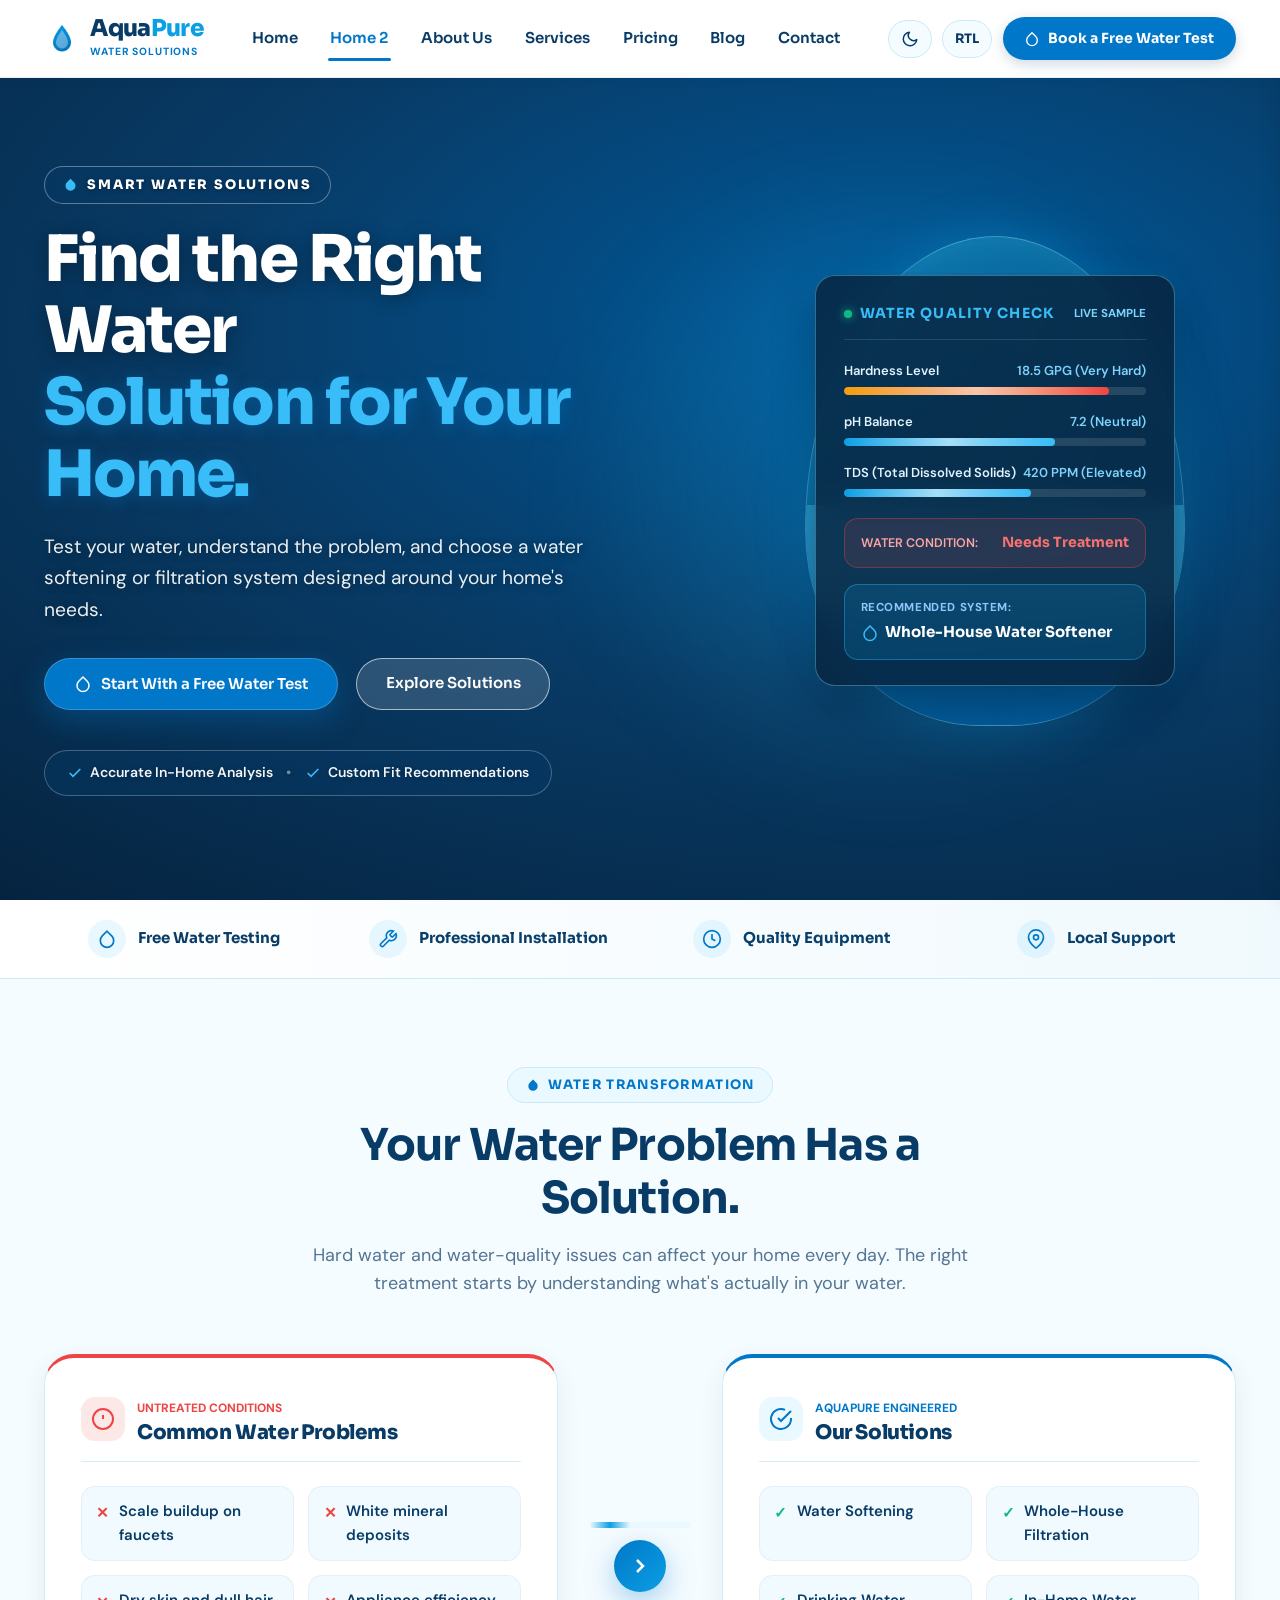
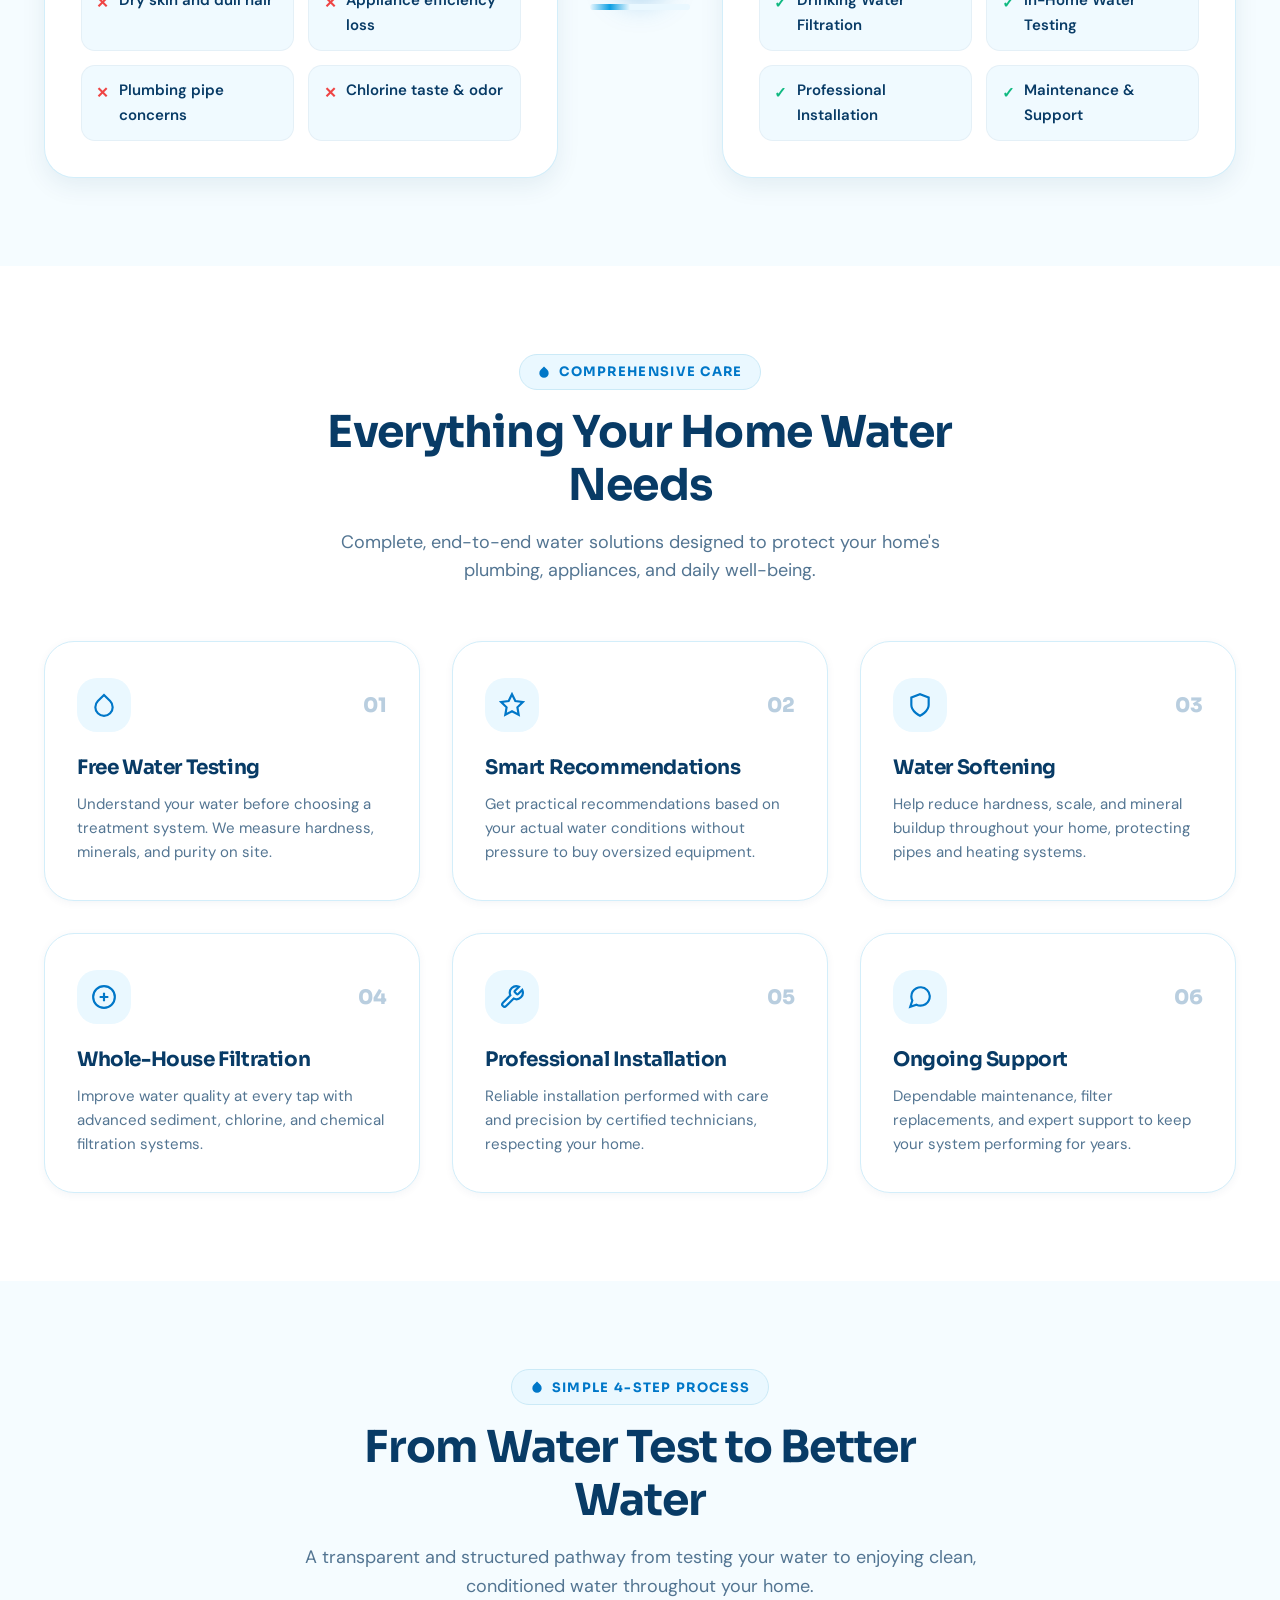
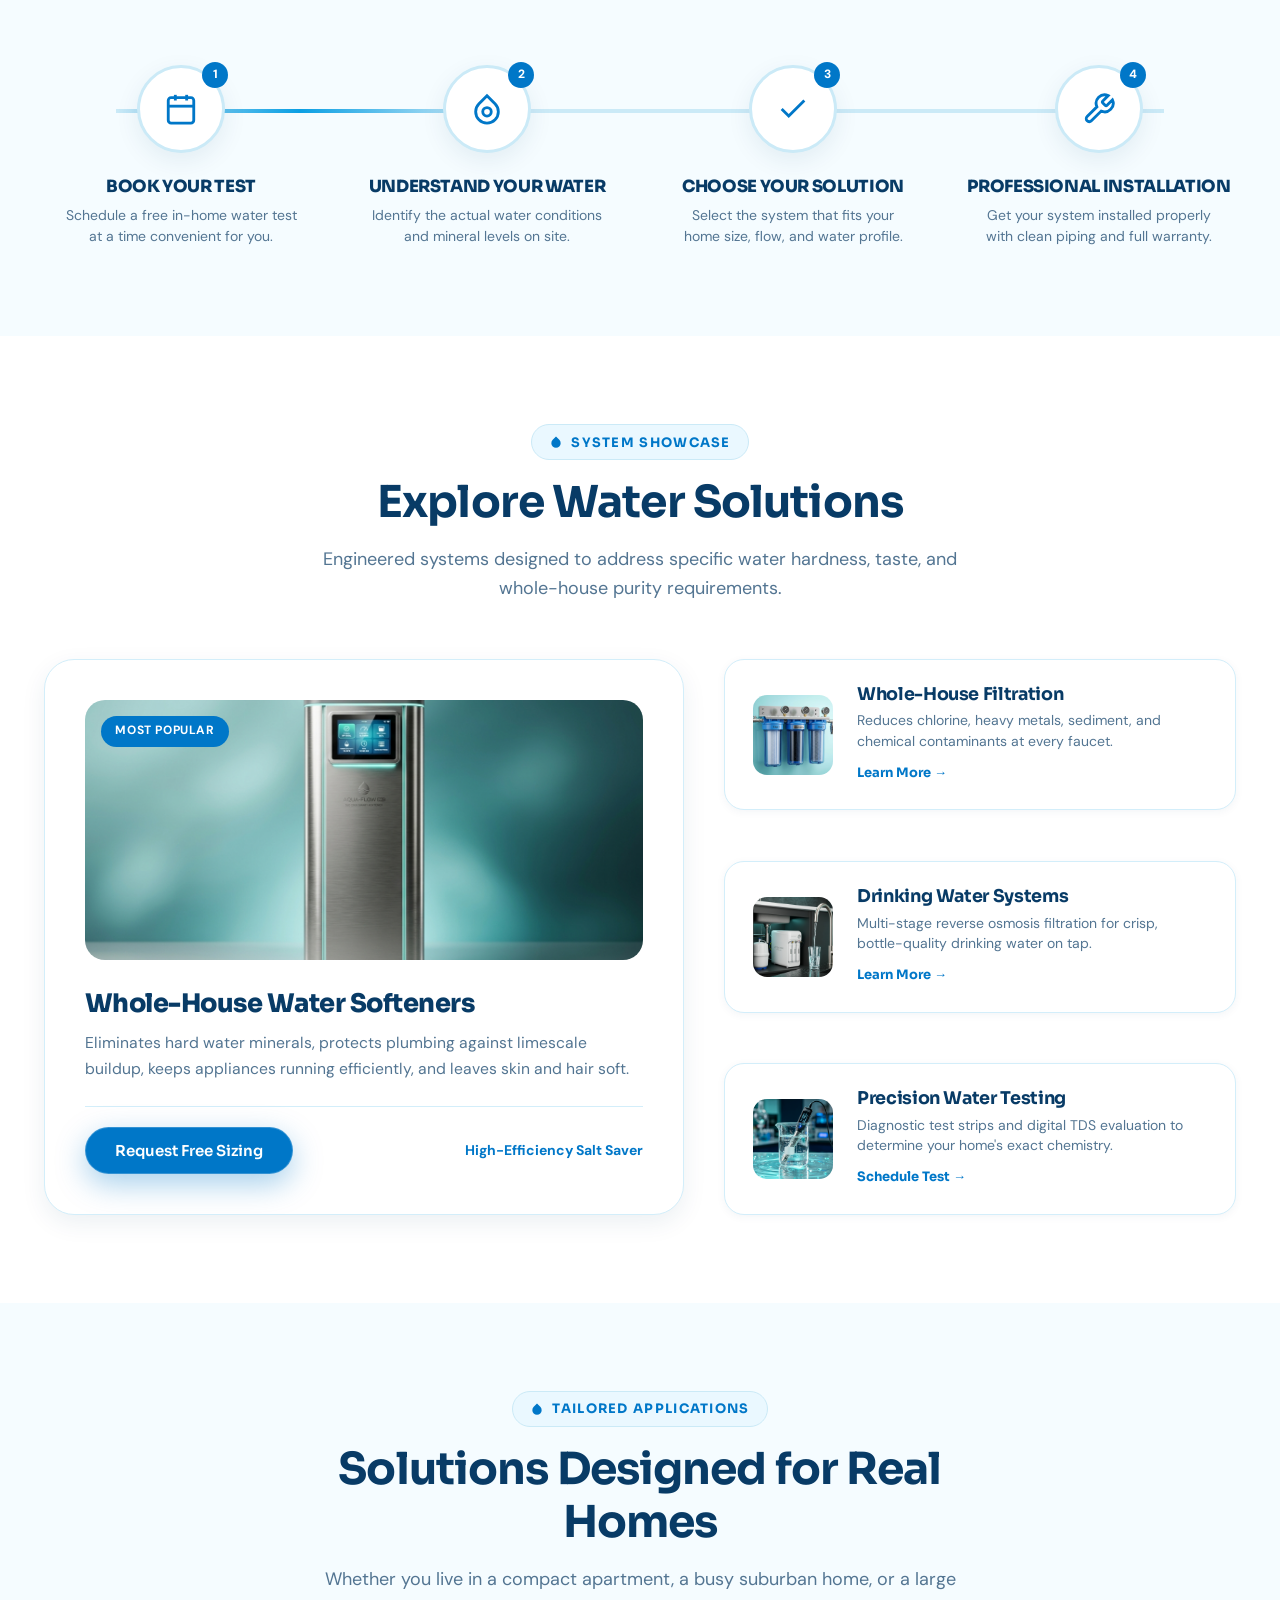
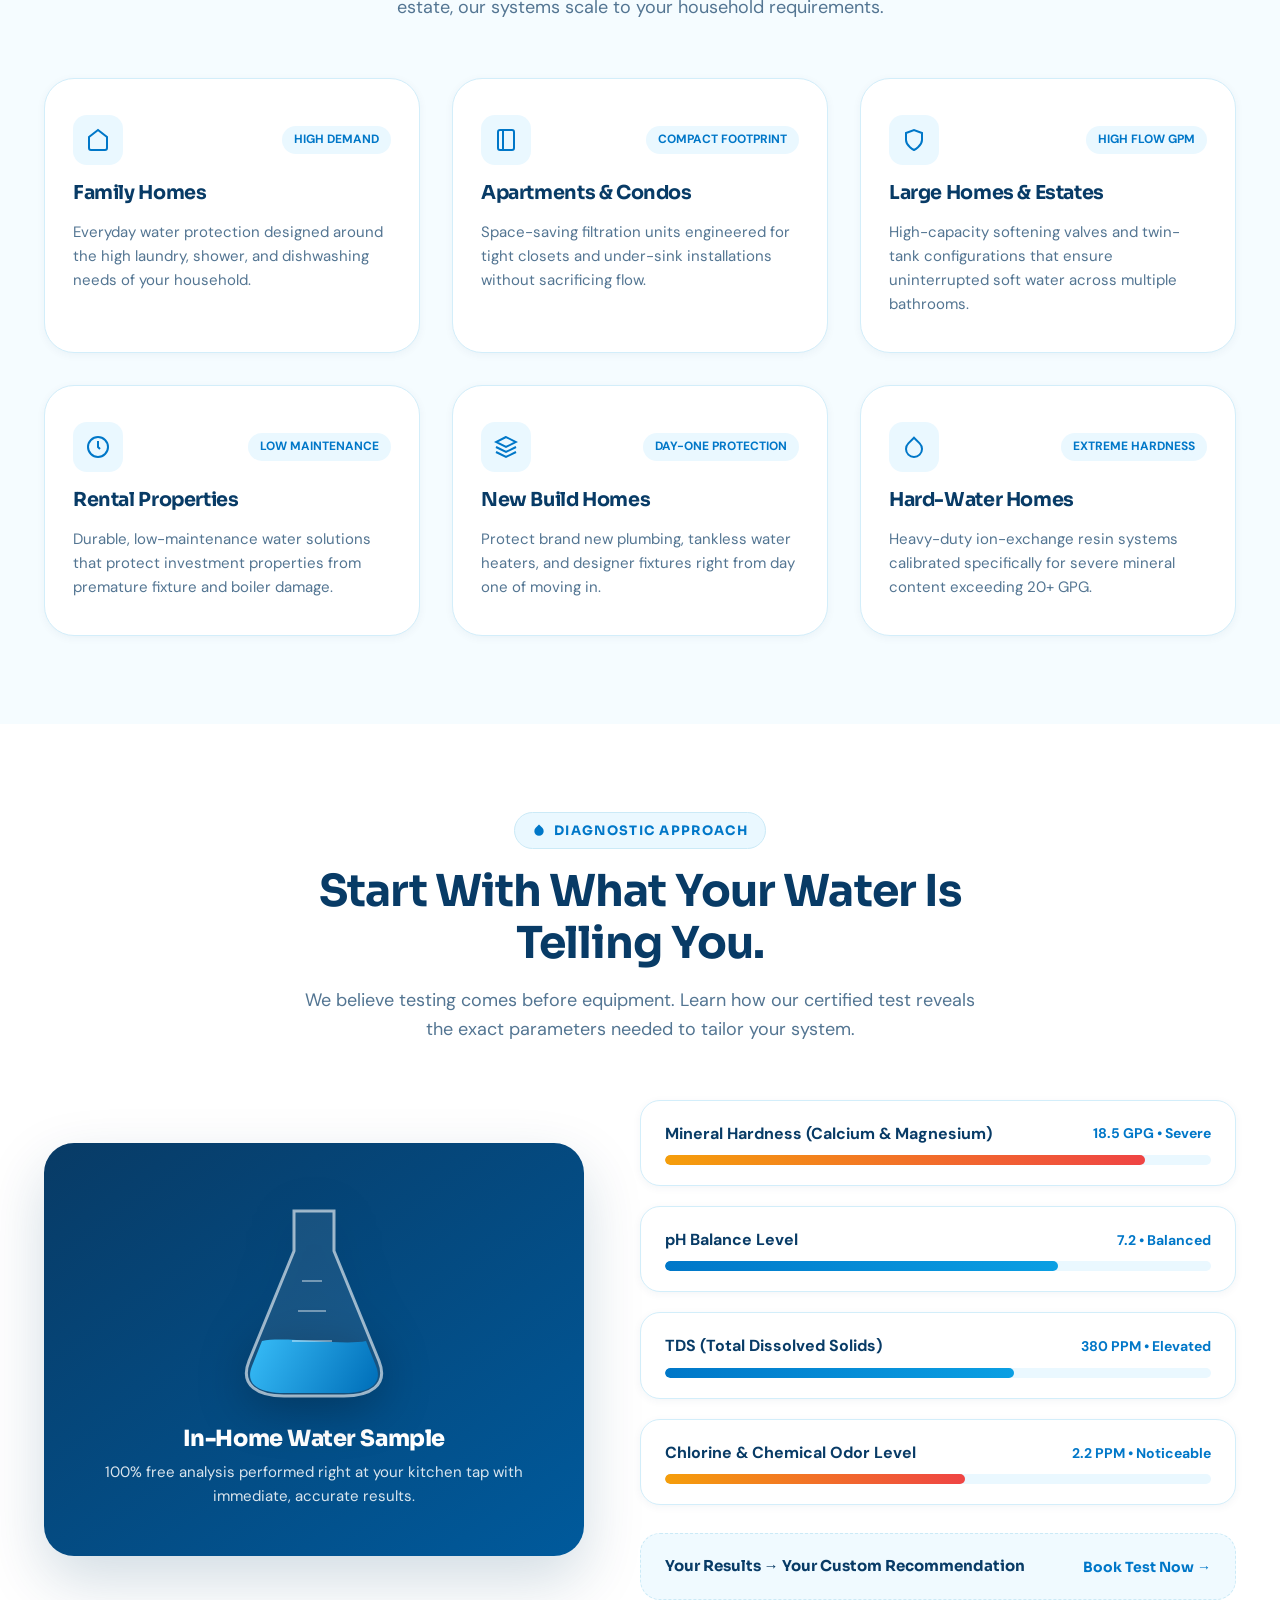
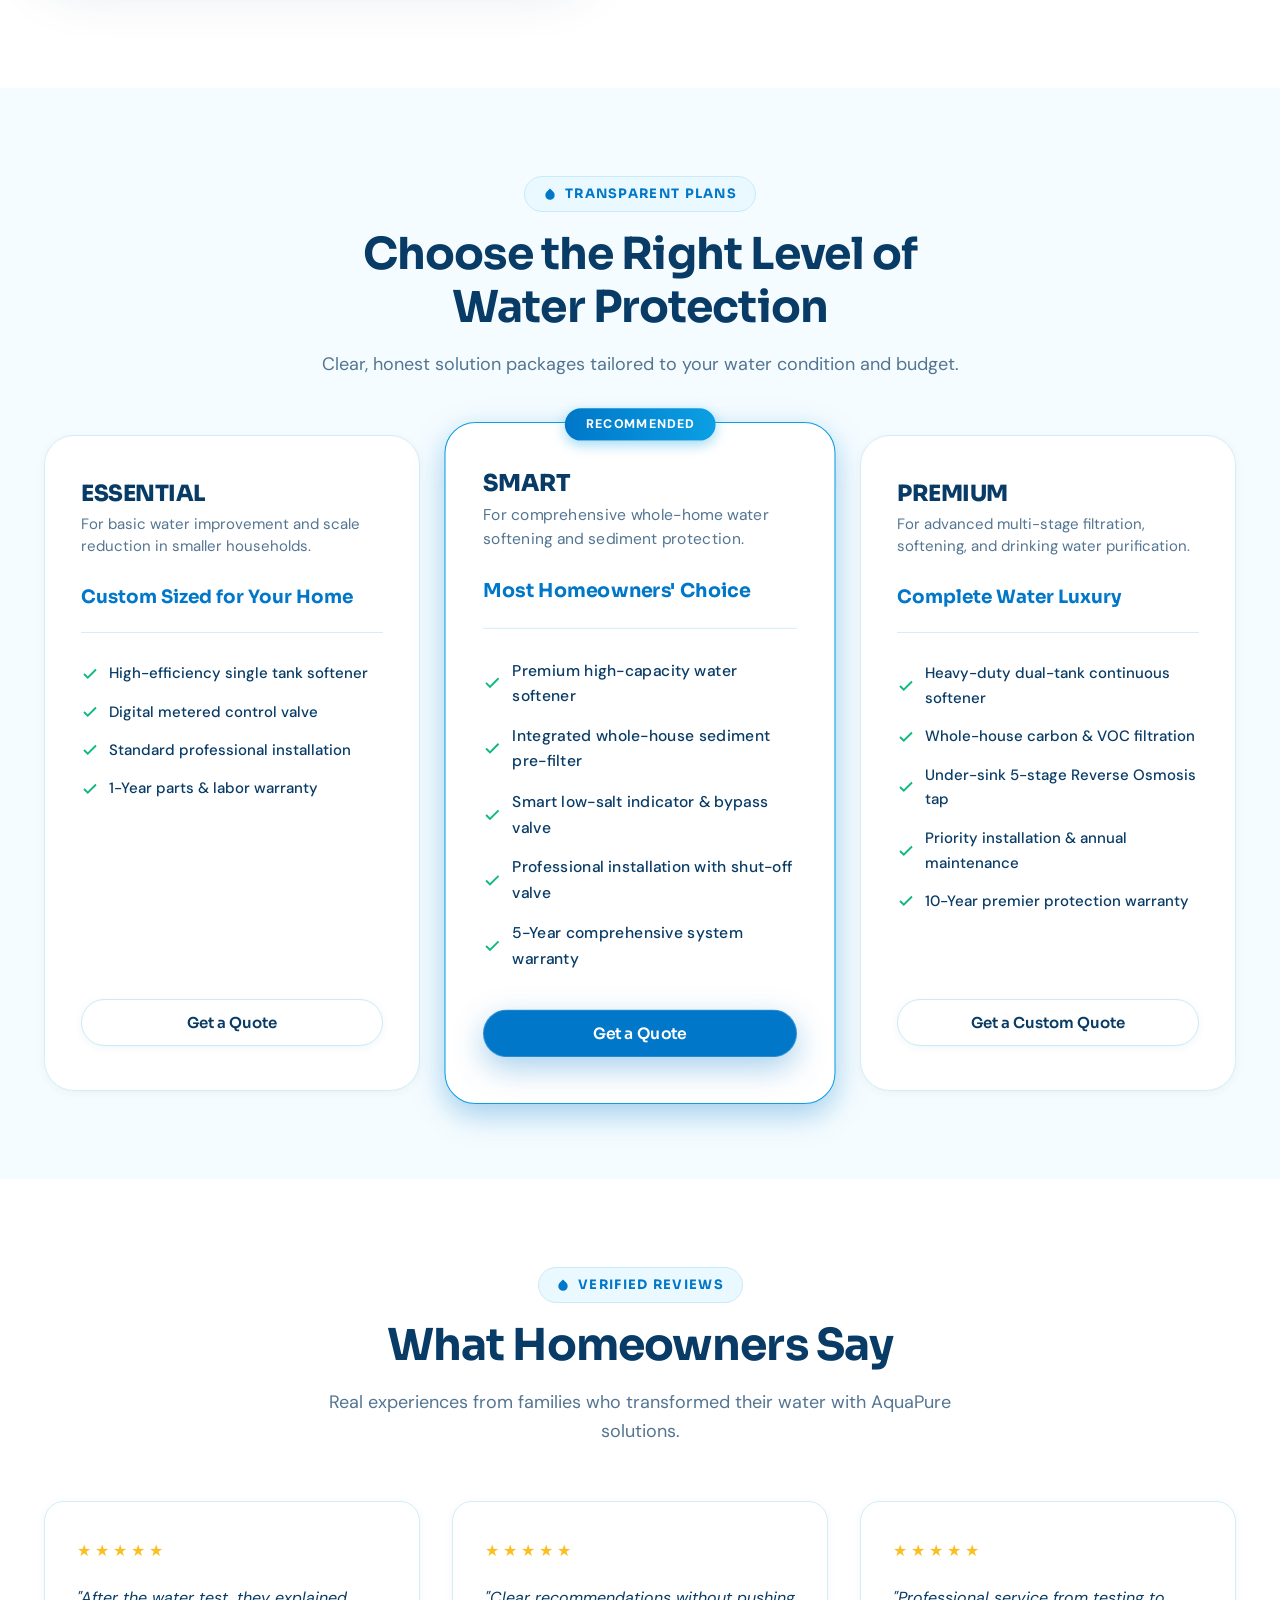
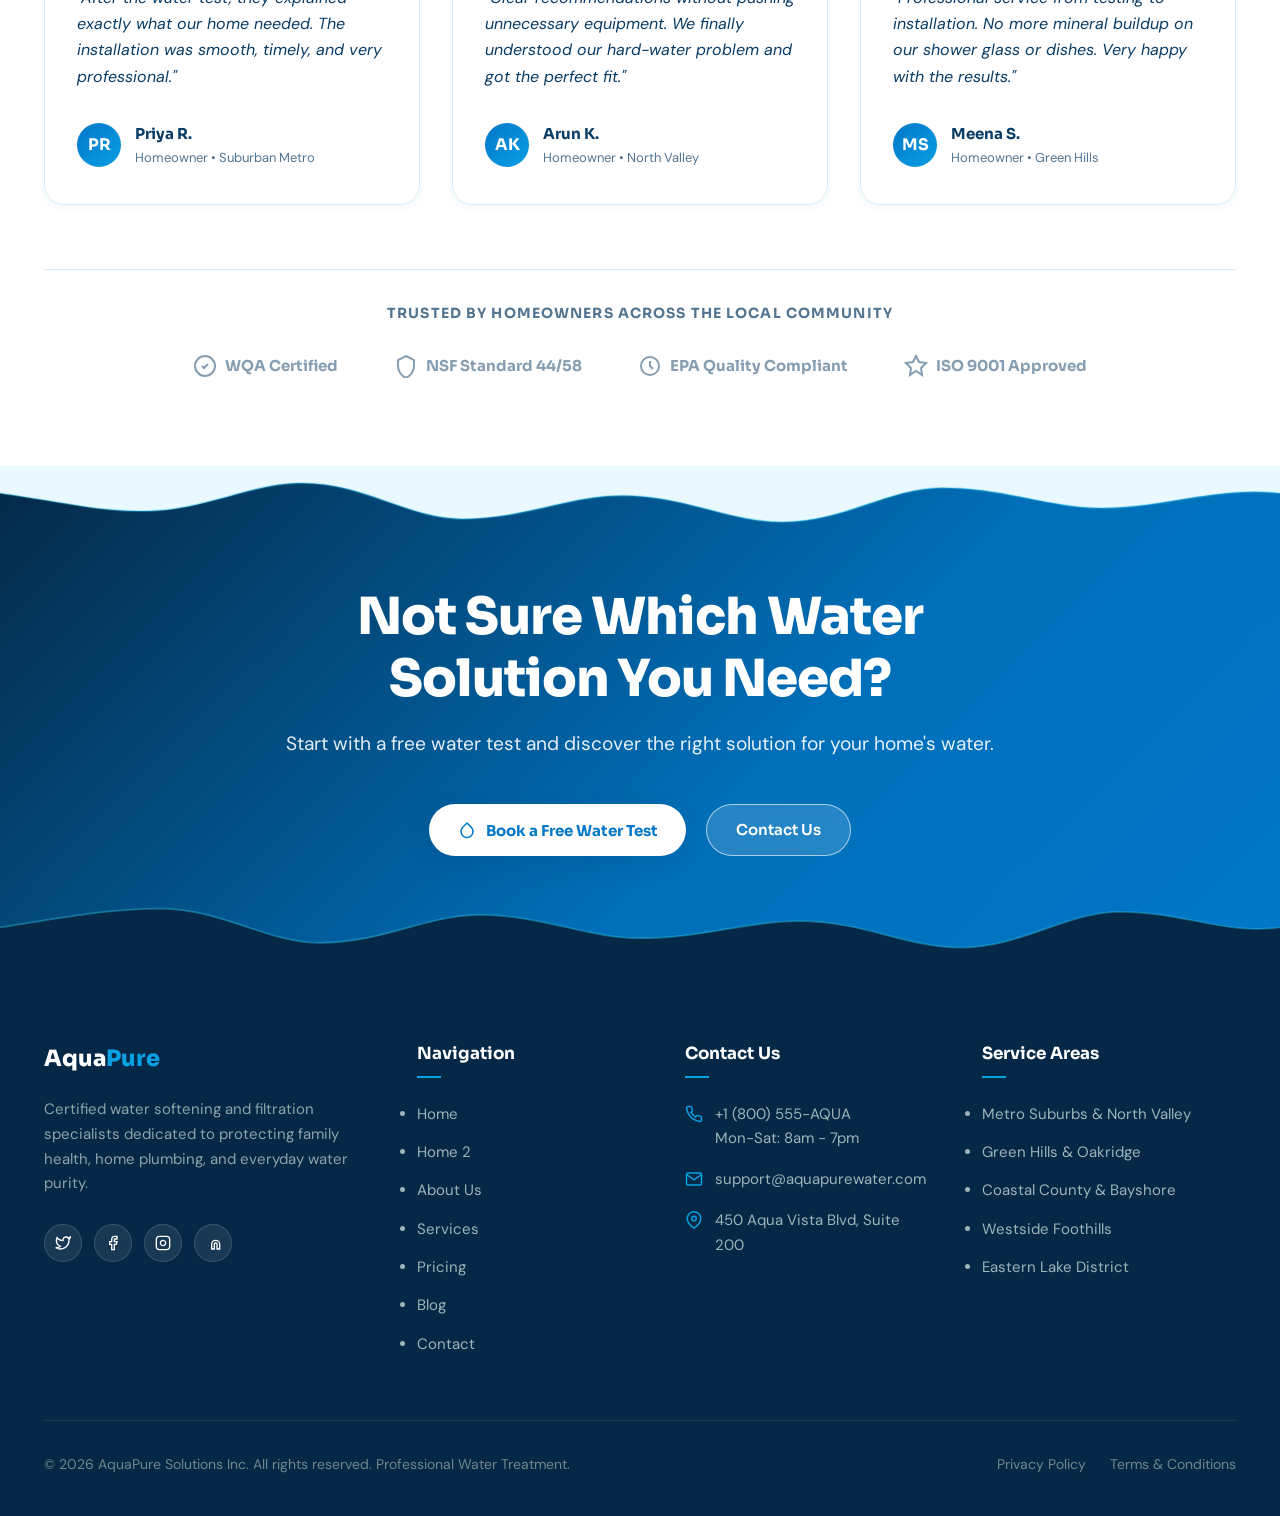
<file: home-2.html>
<!DOCTYPE html>
<html lang="en" dir="ltr">
<head>
  <meta charset="UTF-8">
  <meta name="viewport" content="width=device-width, initial-scale=1.0">
  <meta name="description" content="AquaPure - Niche-Specific Water Solutions. Find the right water softening or whole-home filtration system designed around your home's unique water conditions.">
  <meta name="theme-color" content="#006FB9">
  <link rel="icon" type="image/svg+xml" href="assets/aquapure-favicon.svg">
  <title>Smart Water Solutions | AquaPure Home Water Softeners</title>

  <!-- Google Fonts: Sora & DM Sans -->
  <link rel="preconnect" href="https://fonts.googleapis.com">
  <link rel="preconnect" href="https://fonts.gstatic.com" crossorigin>
  <link href="https://fonts.googleapis.com/css2?family=DM+Sans:ital,opsz,wght@0,9..40,300..800;1,9..40,300..800&family=Sora:wght@400;500;600;700;800&display=swap" rel="stylesheet">

  <!-- Core CSS -->
  <link rel="stylesheet" href="css/style.css">
</head>
<body>

  <!-- ==========================================================================
       HEADER / NAVIGATION (Exact Proportions & Layout to Reference UI)
       ========================================================================== -->
  <header class="site-header" id="siteHeader">
    <div class="container">
      <div class="header-inner">
        
        <!-- Brand Logo (Left) -->
        <a href="index.html" class="brand-logo" aria-label="AquaPure Home">
          <svg class="logo-icon-svg" viewBox="0 0 36 36" fill="none">
            <path d="M18 4C18 4 9 14.5 9 21.5C9 26.47 13.03 30.5 18 30.5C22.97 30.5 27 26.47 27 21.5C27 14.5 18 4 18 4Z" fill="url(#logo_grad_h2)"/>
            <path d="M18 9C18 9 12 16.5 12 21.5C12 24.8 14.69 27.5 18 27.5C21.31 27.5 24 24.8 24 21.5C24 16.5 18 9 18 9Z" fill="#FFFFFF" fill-opacity="0.35"/>
            <defs>
              <linearGradient id="logo_grad_h2" x1="9" y1="4" x2="27" y2="30.5" gradientUnits="userSpaceOnUse">
                <stop stop-color="#0B9FE3"/>
                <stop offset="1" stop-color="#006FB9"/>
              </linearGradient>
            </defs>
          </svg>
          <div class="logo-text-group">
            <span class="brand-title">Aqua<span>Pure</span></span>
            <span class="brand-sub">Water Solutions</span>
          </div>
        </a>

        <!-- Center Navigation Menu (Home 2 is Active) -->
        <nav class="nav-menu" aria-label="Main Navigation">
          <a href="index.html" class="nav-link">Home</a>
          <a href="home-2.html" class="nav-link active">Home 2</a>
          <a href="about.html" class="nav-link">About Us</a>
          <a href="#solutions" class="nav-link">Services</a>
          <a href="#pricing" class="nav-link">Pricing</a>
          <a href="blog.html" class="nav-link">Blog</a>
          <a href="contact.html" class="nav-link">Contact</a>
        </nav>

        <!-- Right Header Actions -->
        <div class="header-actions">
          
          <!-- Dark / Light Mode Toggle -->
          <button class="header-action-btn" id="themeToggleBtn" aria-label="Toggle dark mode" title="Toggle theme">
            <svg id="themeIcon" width="18" height="18" viewBox="0 0 24 24" fill="none" stroke="currentColor" stroke-width="2" stroke-linecap="round" stroke-linejoin="round">
              <path d="M21 12.79A9 9 0 1 1 11.21 3 7 7 0 0 0 21 12.79z"></path>
            </svg>
          </button>

          <!-- LTR / RTL Direction Toggle -->
          <button class="header-action-btn" id="dirToggleBtn" aria-label="Toggle text direction" title="Switch LTR/RTL">
            <span id="dirLabel">RTL</span>
          </button>

          <!-- Primary CTA Button -->
          <a href="#testBookingModal" class="header-cta-pill trigger-water-test">
            <svg width="16" height="16" viewBox="0 0 24 24" fill="none" stroke="currentColor" stroke-width="2" stroke-linecap="round" stroke-linejoin="round">
              <path d="M12 2.69l5.66 5.66a8 8 0 1 1-11.31 0z"></path>
            </svg>
            Book a Free Water Test
          </a>

          <!-- Mobile Hamburger Toggle -->
          <button class="hamburger-btn" id="hamburgerBtn" aria-label="Open mobile menu" aria-expanded="false">
            <span class="hamburger-line"></span>
            <span class="hamburger-line"></span>
            <span class="hamburger-line"></span>
          </button>

        </div>

      </div>
    </div>
  </header>

  <!-- Mobile Drawer Overlay & Menu -->
  <div class="mobile-nav-overlay" id="mobileNavOverlay"></div>
  <div class="mobile-nav-drawer" id="mobileNavDrawer">
    <div>
      <div class="mobile-links">
        <a href="index.html" class="mobile-link">Home <span>&rarr;</span></a>
        <a href="home-2.html" class="mobile-link active">Home 2 <span>&rarr;</span></a>
        <a href="about.html" class="mobile-link">About Us <span>&rarr;</span></a>
        <a href="#solutions" class="mobile-link">Services <span>&rarr;</span></a>
        <a href="#pricing" class="mobile-link">Pricing <span>&rarr;</span></a>
        <a href="blog.html" class="mobile-link">Blog <span>&rarr;</span></a>
        <a href="contact.html" class="mobile-link">Contact <span>&rarr;</span></a>
      </div>

      <div style="display: flex; flex-direction: column; gap: 0.75rem; margin-top: 2rem;">
        <button class="header-action-btn" id="mobileThemeToggleBtn" style="width: 100%; justify-content: flex-start; height: 42px;">
          <svg id="mobileThemeIcon" width="18" height="18" viewBox="0 0 24 24" fill="none" stroke="currentColor" stroke-width="2">
            <path d="M21 12.79A9 9 0 1 1 11.21 3 7 7 0 0 0 21 12.79z"></path>
          </svg>
          <span id="themeText">Dark Mode</span>
        </button>
        <button class="header-action-btn" id="mobileDirToggleBtn" style="width: 100%; justify-content: flex-start; height: 42px;">
          <span id="mobileDirLabel">Switch to RTL</span>
        </button>
      </div>
    </div>

    <a href="#testBookingModal" class="btn btn-blue trigger-water-test" style="width: 100%;">
      Book a Free Water Test
    </a>
  </div>

  <main>
    <!-- ==========================================================================
         HERO SECTION: FIND YOUR WATER SOLUTION (Interactive Testing Visual)
         ========================================================================== -->
    <section class="home2-hero-wrapper" id="home2Hero">
      
      <!-- Ambient Visual Background Glow -->
      <div class="home2-hero-bg-fx" aria-hidden="true">
        <div class="home2-ambient-glow"></div>
      </div>

      <div class="container">
        <div class="home2-hero-grid">
          
          <!-- Hero Text Content (Left) -->
          <div class="home2-hero-content">
            <div class="hero-pure-tag">
              <svg width="15" height="15" viewBox="0 0 24 24" fill="#38BDF8">
                <path d="M12 2.69l5.66 5.66a8 8 0 1 1-11.31 0z"></path>
              </svg>
              SMART WATER SOLUTIONS
            </div>

            <h1 class="hero-main-title" style="margin-bottom: 1.25rem;">
              Find the Right Water<br>
              <span class="text-blue-highlight">Solution for Your Home.</span>
            </h1>

            <p class="hero-supporting-desc" style="margin-bottom: 2rem;">
              Test your water, understand the problem, and choose a water softening or filtration system designed around your home's needs.
            </p>

            <div class="hero-btn-group" style="margin-bottom: 2.5rem;">
              <button class="btn btn-blue trigger-water-test">
                <svg width="18" height="18" viewBox="0 0 24 24" fill="none" stroke="currentColor" stroke-width="2">
                  <path d="M12 2.69l5.66 5.66a8 8 0 1 1-11.31 0z"></path>
                </svg>
                Start With a Free Water Test
              </button>
              <a href="#solutions" class="btn btn-white-outline">
                Explore Solutions
              </a>
            </div>

            <!-- Trust Highlights -->
            <div class="hero-trust-bar">
              <span class="hero-trust-item">
                <svg width="16" height="16" viewBox="0 0 24 24" fill="none" stroke="currentColor" stroke-width="2.5">
                  <polyline points="20 6 9 17 4 12"></polyline>
                </svg>
                Accurate In-Home Analysis
              </span>
              <span class="hero-trust-sep">•</span>
              <span class="hero-trust-item">
                <svg width="16" height="16" viewBox="0 0 24 24" fill="none" stroke="currentColor" stroke-width="2.5">
                  <polyline points="20 6 9 17 4 12"></polyline>
                </svg>
                Custom Fit Recommendations
              </span>
            </div>
          </div>

          <!-- Unique Visual: Interactive Water-Quality Panel Inside Water Droplet (Right) -->
          <div class="home2-hero-visual">
            
            <!-- Floating Droplet Backdrop with Internal Animated Water Waves & Bubbles -->
            <div class="hero-droplet-backdrop" aria-hidden="true">
              <div class="droplet-liquid-wave"></div>
              <div class="rising-bubble b1"></div>
              <div class="rising-bubble b2"></div>
              <div class="rising-bubble b3"></div>
              <div class="rising-bubble b4"></div>
              <div class="rising-bubble b5"></div>
            </div>

            <!-- Glass-like Floating Testing Panel -->
            <div class="hero-testing-panel">
              
              <div class="panel-header-badge">
                <div class="panel-title-text">
                  <span class="live-pulse-indicator"></span>
                  WATER QUALITY CHECK
                </div>
                <span style="font-size: 0.72rem; color: #7DD3FC; font-weight: 700;">LIVE SAMPLE</span>
              </div>

              <!-- Metrics Quality Bars -->
              <div class="quality-bars-list">
                
                <div class="quality-bar-item">
                  <div class="quality-bar-meta">
                    <span>Hardness Level</span>
                    <span>18.5 GPG (Very Hard)</span>
                  </div>
                  <div class="quality-track">
                    <div class="quality-fill fill-warn" data-percent="88" style="width: 88%;"></div>
                  </div>
                </div>

                <div class="quality-bar-item">
                  <div class="quality-bar-meta">
                    <span>pH Balance</span>
                    <span>7.2 (Neutral)</span>
                  </div>
                  <div class="quality-track">
                    <div class="quality-fill" data-percent="70" style="width: 70%;"></div>
                  </div>
                </div>

                <div class="quality-bar-item">
                  <div class="quality-bar-meta">
                    <span>TDS (Total Dissolved Solids)</span>
                    <span>420 PPM (Elevated)</span>
                  </div>
                  <div class="quality-track">
                    <div class="quality-fill" data-percent="62" style="width: 62%;"></div>
                  </div>
                </div>

              </div>

              <!-- Water Condition Status Alert -->
              <div class="condition-status-box">
                <span class="condition-label">Water Condition:</span>
                <span class="condition-badge">Needs Treatment</span>
              </div>

              <!-- System Recommendation Result -->
              <div class="recommendation-panel-box">
                <div class="rec-title-small">Recommended System:</div>
                <div class="rec-system-name">
                  <svg width="18" height="18" viewBox="0 0 24 24" fill="none" stroke="#38BDF8" stroke-width="2">
                    <path d="M12 2.69l5.66 5.66a8 8 0 1 1-11.31 0z"></path>
                  </svg>
                  Whole-House Water Softener
                </div>
              </div>

            </div>

          </div>

        </div>
      </div>
    </section>


    <!-- ==========================================================================
         QUICK TRUST STRIP (Slim Water Flow Strip)
         ========================================================================== -->
    <section class="quick-trust-strip" aria-label="Key Commitments">
      <div class="trust-strip-wave-flow" aria-hidden="true"></div>
      <div class="container">
        <div class="trust-strip-grid">
          
          <div class="trust-strip-item">
            <div class="trust-strip-icon-wrap">
              <svg width="20" height="20" viewBox="0 0 24 24" fill="none" stroke="currentColor" stroke-width="2">
                <path d="M12 2.69l5.66 5.66a8 8 0 1 1-11.31 0z"></path>
              </svg>
            </div>
            <span>Free Water Testing</span>
          </div>

          <div class="trust-strip-item">
            <div class="trust-strip-icon-wrap">
              <svg width="20" height="20" viewBox="0 0 24 24" fill="none" stroke="currentColor" stroke-width="2">
                <path d="M14.7 6.3a1 1 0 0 0 0 1.4l1.6 1.6a1 1 0 0 0 1.4 0l3.77-3.77a6 6 0 0 1-7.94 7.94l-6.91 6.91a2.12 2.12 0 0 1-3-3l6.91-6.91a6 6 0 0 1 7.94-7.94l-3.76 3.76z"></path>
              </svg>
            </div>
            <span>Professional Installation</span>
          </div>

          <div class="trust-strip-item">
            <div class="trust-strip-icon-wrap">
              <svg width="20" height="20" viewBox="0 0 24 24" fill="none" stroke="currentColor" stroke-width="2">
                <circle cx="12" cy="12" r="10"></circle>
                <path d="M12 6v6l4 2"></path>
              </svg>
            </div>
            <span>Quality Equipment</span>
          </div>

          <div class="trust-strip-item">
            <div class="trust-strip-icon-wrap">
              <svg width="20" height="20" viewBox="0 0 24 24" fill="none" stroke="currentColor" stroke-width="2">
                <path d="M21 10c0 7-9 13-9 13s-9-6-9-13a9 9 0 0 1 18 0z"></path>
                <circle cx="12" cy="10" r="3"></circle>
              </svg>
            </div>
            <span>Local Support</span>
          </div>

        </div>
      </div>
    </section>


    <!-- ==========================================================================
         PROBLEM -> SOLUTION TRANSFORMATION
         ========================================================================== -->
    <section class="section problem-solution-section" id="problem-solution">
      <div class="container">
        
        <div class="section-header">
          <div class="section-tag">
            <svg width="14" height="14" viewBox="0 0 24 24" fill="currentColor">
              <path d="M12 2.69l5.66 5.66a8 8 0 1 1-11.31 0z"></path>
            </svg>
            Water Transformation
          </div>
          <h2 class="section-title">Your Water Problem Has a Solution.</h2>
          <p class="section-desc">
            Hard water and water-quality issues can affect your home every day. The right treatment starts by understanding what's actually in your water.
          </p>
        </div>

        <div class="problem-solution-flow">
          
          <!-- LEFT: Common Water Problems -->
          <div class="ps-box ps-box-problem">
            <div class="ps-box-header">
              <div class="ps-box-icon ps-icon-red">
                <svg width="24" height="24" viewBox="0 0 24 24" fill="none" stroke="currentColor" stroke-width="2">
                  <circle cx="12" cy="12" r="10"></circle>
                  <line x1="12" y1="8" x2="12" y2="12"></line>
                  <line x1="12" y1="16" x2="12.01" y2="16"></line>
                </svg>
              </div>
              <div>
                <span style="font-size: 0.75rem; font-weight: 700; color: #EF4444; text-transform: uppercase;">Untreated Conditions</span>
                <h3 class="ps-box-title">Common Water Problems</h3>
              </div>
            </div>

            <div class="ps-items-list">
              <div class="ps-item-card">
                <span class="ps-bullet-bad">✕</span>
                <span>Scale buildup on faucets</span>
              </div>
              <div class="ps-item-card">
                <span class="ps-bullet-bad">✕</span>
                <span>White mineral deposits</span>
              </div>
              <div class="ps-item-card">
                <span class="ps-bullet-bad">✕</span>
                <span>Dry skin and dull hair</span>
              </div>
              <div class="ps-item-card">
                <span class="ps-bullet-bad">✕</span>
                <span>Appliance efficiency loss</span>
              </div>
              <div class="ps-item-card">
                <span class="ps-bullet-bad">✕</span>
                <span>Plumbing pipe concerns</span>
              </div>
              <div class="ps-item-card">
                <span class="ps-bullet-bad">✕</span>
                <span>Chlorine taste &amp; odor</span>
              </div>
            </div>
          </div>

          <!-- CENTER: Flow Bridge with Moving Particles -->
          <div class="ps-flow-bridge" aria-hidden="true">
            <div class="ps-stream-pipe">
              <div class="ps-stream-pulse"></div>
            </div>
            <div class="ps-arrow-circle" title="Transforming Water">
              <svg width="24" height="24" viewBox="0 0 24 24" fill="none" stroke="currentColor" stroke-width="2.5">
                <polyline points="9 18 15 12 9 6"></polyline>
              </svg>
            </div>
            <div class="ps-stream-pipe">
              <div class="ps-stream-pulse" style="animation-delay: 1s;"></div>
            </div>
          </div>

          <!-- RIGHT: Our Solutions -->
          <div class="ps-box ps-box-solution">
            <div class="ps-box-header">
              <div class="ps-box-icon ps-icon-blue">
                <svg width="24" height="24" viewBox="0 0 24 24" fill="none" stroke="currentColor" stroke-width="2">
                  <path d="M22 11.08V12a10 10 0 1 1-5.93-9.14"></path>
                  <polyline points="22 4 12 14.01 9 11.01"></polyline>
                </svg>
              </div>
              <div>
                <span style="font-size: 0.75rem; font-weight: 700; color: var(--color-primary); text-transform: uppercase;">AquaPure Engineered</span>
                <h3 class="ps-box-title">Our Solutions</h3>
              </div>
            </div>

            <div class="ps-items-list">
              <div class="ps-item-card">
                <span class="ps-bullet-good">✓</span>
                <span>Water Softening</span>
              </div>
              <div class="ps-item-card">
                <span class="ps-bullet-good">✓</span>
                <span>Whole-House Filtration</span>
              </div>
              <div class="ps-item-card">
                <span class="ps-bullet-good">✓</span>
                <span>Drinking Water Filtration</span>
              </div>
              <div class="ps-item-card">
                <span class="ps-bullet-good">✓</span>
                <span>In-Home Water Testing</span>
              </div>
              <div class="ps-item-card">
                <span class="ps-bullet-good">✓</span>
                <span>Professional Installation</span>
              </div>
              <div class="ps-item-card">
                <span class="ps-bullet-good">✓</span>
                <span>Maintenance &amp; Support</span>
              </div>
            </div>
          </div>

        </div>

      </div>
    </section>


    <!-- ==========================================================================
         FEATURE HIGHLIGHTS (6 Cards with Water Ripple Hover)
         ========================================================================== -->
    <section class="section section-alt" id="features">
      <div class="container">
        
        <div class="section-header">
          <div class="section-tag">
            <svg width="14" height="14" viewBox="0 0 24 24" fill="currentColor">
              <path d="M12 2.69l5.66 5.66a8 8 0 1 1-11.31 0z"></path>
            </svg>
            Comprehensive Care
          </div>
          <h2 class="section-title">Everything Your Home Water Needs</h2>
          <p class="section-desc">
            Complete, end-to-end water solutions designed to protect your home's plumbing, appliances, and daily well-being.
          </p>
        </div>

        <div class="feature-highlights-grid">
          
          <!-- Feature 01 -->
          <div class="feature-water-card">
            <div class="feature-card-top">
              <div class="feature-icon-box">
                <svg width="26" height="26" viewBox="0 0 24 24" fill="none" stroke="currentColor" stroke-width="2">
                  <path d="M12 2.69l5.66 5.66a8 8 0 1 1-11.31 0z"></path>
                </svg>
              </div>
              <span class="feature-num-badge">01</span>
            </div>
            <div>
              <h3 class="feature-card-title">Free Water Testing</h3>
              <p class="feature-card-desc">
                Understand your water before choosing a treatment system. We measure hardness, minerals, and purity on site.
              </p>
            </div>
          </div>

          <!-- Feature 02 -->
          <div class="feature-water-card">
            <div class="feature-card-top">
              <div class="feature-icon-box">
                <svg width="26" height="26" viewBox="0 0 24 24" fill="none" stroke="currentColor" stroke-width="2">
                  <polygon points="12 2 15.09 8.26 22 9.27 17 14.14 18.18 21.02 12 17.77 5.82 21.02 7 14.14 2 9.27 8.91 8.26 12 2"></polygon>
                </svg>
              </div>
              <span class="feature-num-badge">02</span>
            </div>
            <div>
              <h3 class="feature-card-title">Smart Recommendations</h3>
              <p class="feature-card-desc">
                Get practical recommendations based on your actual water conditions without pressure to buy oversized equipment.
              </p>
            </div>
          </div>

          <!-- Feature 03 -->
          <div class="feature-water-card">
            <div class="feature-card-top">
              <div class="feature-icon-box">
                <svg width="26" height="26" viewBox="0 0 24 24" fill="none" stroke="currentColor" stroke-width="2">
                  <path d="M12 22s8-4 8-10V5l-8-3-8 3v7c0 6 8 10 8 10z"></path>
                </svg>
              </div>
              <span class="feature-num-badge">03</span>
            </div>
            <div>
              <h3 class="feature-card-title">Water Softening</h3>
              <p class="feature-card-desc">
                Help reduce hardness, scale, and mineral buildup throughout your home, protecting pipes and heating systems.
              </p>
            </div>
          </div>

          <!-- Feature 04 -->
          <div class="feature-water-card">
            <div class="feature-card-top">
              <div class="feature-icon-box">
                <svg width="26" height="26" viewBox="0 0 24 24" fill="none" stroke="currentColor" stroke-width="2">
                  <circle cx="12" cy="12" r="10"></circle>
                  <path d="M8 12h8"></path>
                  <path d="M12 8v8"></path>
                </svg>
              </div>
              <span class="feature-num-badge">04</span>
            </div>
            <div>
              <h3 class="feature-card-title">Whole-House Filtration</h3>
              <p class="feature-card-desc">
                Improve water quality at every tap with advanced sediment, chlorine, and chemical filtration systems.
              </p>
            </div>
          </div>

          <!-- Feature 05 -->
          <div class="feature-water-card">
            <div class="feature-card-top">
              <div class="feature-icon-box">
                <svg width="26" height="26" viewBox="0 0 24 24" fill="none" stroke="currentColor" stroke-width="2">
                  <path d="M14.7 6.3a1 1 0 0 0 0 1.4l1.6 1.6a1 1 0 0 0 1.4 0l3.77-3.77a6 6 0 0 1-7.94 7.94l-6.91 6.91a2.12 2.12 0 0 1-3-3l6.91-6.91a6 6 0 0 1 7.94-7.94l-3.76 3.76z"></path>
                </svg>
              </div>
              <span class="feature-num-badge">05</span>
            </div>
            <div>
              <h3 class="feature-card-title">Professional Installation</h3>
              <p class="feature-card-desc">
                Reliable installation performed with care and precision by certified technicians, respecting your home.
              </p>
            </div>
          </div>

          <!-- Feature 06 -->
          <div class="feature-water-card">
            <div class="feature-card-top">
              <div class="feature-icon-box">
                <svg width="26" height="26" viewBox="0 0 24 24" fill="none" stroke="currentColor" stroke-width="2">
                  <path d="M21 11.5a8.38 8.38 0 0 1-.9 3.8 8.5 8.5 0 0 1-7.6 4.7 8.38 8.38 0 0 1-3.8-.9L3 21l1.9-5.7a8.38 8.38 0 0 1-.9-3.8 8.5 8.5 0 0 1 4.7-7.6 8.38 8.38 0 0 1 3.8-.9h.5a8.48 8.48 0 0 1 8 8v.5z"></path>
                </svg>
              </div>
              <span class="feature-num-badge">06</span>
            </div>
            <div>
              <h3 class="feature-card-title">Ongoing Support</h3>
              <p class="feature-card-desc">
                Dependable maintenance, filter replacements, and expert support to keep your system performing for years.
              </p>
            </div>
          </div>

        </div>

      </div>
    </section>


    <!-- ==========================================================================
         HOW IT WORKS (Horizontal Water-Flow Process)
         ========================================================================== -->
    <section class="section" id="how-it-works">
      <div class="container">
        
        <div class="section-header">
          <div class="section-tag">
            <svg width="14" height="14" viewBox="0 0 24 24" fill="currentColor">
              <path d="M12 2.69l5.66 5.66a8 8 0 1 1-11.31 0z"></path>
            </svg>
            Simple 4-Step Process
          </div>
          <h2 class="section-title">From Water Test to Better Water</h2>
          <p class="section-desc">
            A transparent and structured pathway from testing your water to enjoying clean, conditioned water throughout your home.
          </p>
        </div>

        <div class="process-flow-container">
          
          <!-- Continuous Horizontal Connecting Track -->
          <div class="process-steps-track" aria-hidden="true">
            <div class="process-flow-stream"></div>
          </div>

          <div class="process-steps-grid">
            
            <!-- Step 01 -->
            <div class="process-step-node">
              <div class="process-circle-badge">
                <span class="process-step-index">1</span>
                <svg width="34" height="34" viewBox="0 0 24 24" fill="none" stroke="currentColor" stroke-width="2">
                  <rect x="3" y="4" width="18" height="18" rx="2" ry="2"></rect>
                  <line x1="16" y1="2" x2="16" y2="6"></line>
                  <line x1="8" y1="2" x2="8" y2="6"></line>
                  <line x1="3" y1="10" x2="21" y2="10"></line>
                </svg>
              </div>
              <h3 class="process-node-title">BOOK YOUR TEST</h3>
              <p class="process-node-desc">Schedule a free in-home water test at a time convenient for you.</p>
            </div>

            <!-- Step 02 -->
            <div class="process-step-node">
              <div class="process-circle-badge">
                <span class="process-step-index">2</span>
                <svg width="34" height="34" viewBox="0 0 24 24" fill="none" stroke="currentColor" stroke-width="2">
                  <path d="M12 2.69l5.66 5.66a8 8 0 1 1-11.31 0z"></path>
                  <circle cx="12" cy="14" r="3"></circle>
                </svg>
              </div>
              <h3 class="process-node-title">UNDERSTAND YOUR WATER</h3>
              <p class="process-node-desc">Identify the actual water conditions and mineral levels on site.</p>
            </div>

            <!-- Step 03 -->
            <div class="process-step-node">
              <div class="process-circle-badge">
                <span class="process-step-index">3</span>
                <svg width="34" height="34" viewBox="0 0 24 24" fill="none" stroke="currentColor" stroke-width="2">
                  <polyline points="20 6 9 17 4 12"></polyline>
                </svg>
              </div>
              <h3 class="process-node-title">CHOOSE YOUR SOLUTION</h3>
              <p class="process-node-desc">Select the system that fits your home size, flow, and water profile.</p>
            </div>

            <!-- Step 04 -->
            <div class="process-step-node">
              <div class="process-circle-badge">
                <span class="process-step-index">4</span>
                <svg width="34" height="34" viewBox="0 0 24 24" fill="none" stroke="currentColor" stroke-width="2">
                  <path d="M14.7 6.3a1 1 0 0 0 0 1.4l1.6 1.6a1 1 0 0 0 1.4 0l3.77-3.77a6 6 0 0 1-7.94 7.94l-6.91 6.91a2.12 2.12 0 0 1-3-3l6.91-6.91a6 6 0 0 1 7.94-7.94l-3.76 3.76z"></path>
                </svg>
              </div>
              <h3 class="process-node-title">PROFESSIONAL INSTALLATION</h3>
              <p class="process-node-desc">Get your system installed properly with clean piping and full warranty.</p>
            </div>

          </div>

        </div>

      </div>
    </section>


    <!-- ==========================================================================
         WATER SOLUTION SHOWCASE (Staggered Layout)
         ========================================================================== -->
    <section class="section section-alt" id="solutions">
      <div class="container">
        
        <div class="section-header">
          <div class="section-tag">
            <svg width="14" height="14" viewBox="0 0 24 24" fill="currentColor">
              <path d="M12 2.69l5.66 5.66a8 8 0 1 1-11.31 0z"></path>
            </svg>
            System Showcase
          </div>
          <h2 class="section-title">Explore Water Solutions</h2>
          <p class="section-desc">
            Engineered systems designed to address specific water hardness, taste, and whole-house purity requirements.
          </p>
        </div>

        <div class="showcase-staggered-grid">
          
          <!-- Large Featured Card: Water Softener -->
          <div class="showcase-primary-card">
            <div>
              <div class="showcase-img-wrap">
                <img src="assets/images/system_water_softener.jpg" alt="Whole House Water Softener System" loading="lazy">
                <span class="showcase-badge-pill">Most Popular</span>
              </div>
              <h3 style="font-size: 1.6rem; font-weight: 800; color: var(--color-text-navy); margin-bottom: 0.75rem;">
                Whole-House Water Softeners
              </h3>
              <p style="font-size: 0.98rem; color: var(--color-text-muted); line-height: 1.65; margin-bottom: 1.5rem;">
                Eliminates hard water minerals, protects plumbing against limescale buildup, keeps appliances running efficiently, and leaves skin and hair soft.
              </p>
            </div>

            <div style="display: flex; align-items: center; justify-content: space-between; padding-top: 1.25rem; border-top: 1px solid var(--color-card-border); flex-wrap: wrap; gap: 1rem;">
              <button class="btn btn-blue trigger-water-test">
                Request Free Sizing
              </button>
              <span style="font-size: 0.875rem; font-weight: 700; color: var(--color-primary);">High-Efficiency Salt Saver</span>
            </div>
          </div>

          <!-- Stacked Secondary Cards -->
          <div class="showcase-stacked-list">
            
            <!-- Mini Card 1: Whole-House Filtration -->
            <div class="showcase-mini-card">
              <div class="mini-card-thumb">
                <img src="assets/images/system_filtration.jpg" alt="Whole-House Water Filtration" loading="lazy">
              </div>
              <div>
                <h4 class="mini-card-title">Whole-House Filtration</h4>
                <p class="mini-card-desc">Reduces chlorine, heavy metals, sediment, and chemical contaminants at every faucet.</p>
                <a href="#testBookingModal" class="learn-more-link trigger-water-test">Learn More &rarr;</a>
              </div>
            </div>

            <!-- Mini Card 2: Drinking Water Systems (RO) -->
            <div class="showcase-mini-card">
              <div class="mini-card-thumb">
                <img src="assets/images/system_undersink_ro.jpg" alt="Reverse Osmosis Drinking Water System" loading="lazy">
              </div>
              <div>
                <h4 class="mini-card-title">Drinking Water Systems</h4>
                <p class="mini-card-desc">Multi-stage reverse osmosis filtration for crisp, bottle-quality drinking water on tap.</p>
                <a href="#testBookingModal" class="learn-more-link trigger-water-test">Learn More &rarr;</a>
              </div>
            </div>

            <!-- Mini Card 3: Water Testing -->
            <div class="showcase-mini-card">
              <div class="mini-card-thumb">
                <img src="assets/images/water_testing_card.jpg" alt="Comprehensive Water Testing" loading="lazy">
              </div>
              <div>
                <h4 class="mini-card-title">Precision Water Testing</h4>
                <p class="mini-card-desc">Diagnostic test strips and digital TDS evaluation to determine your home's exact chemistry.</p>
                <a href="#testBookingModal" class="learn-more-link trigger-water-test">Schedule Test &rarr;</a>
              </div>
            </div>

          </div>

        </div>

      </div>
    </section>


    <!-- ==========================================================================
         USE CASES (Solutions Designed for Real Homes)
         ========================================================================== -->
    <section class="section" id="use-cases">
      <div class="container">
        
        <div class="section-header">
          <div class="section-tag">
            <svg width="14" height="14" viewBox="0 0 24 24" fill="currentColor">
              <path d="M12 2.69l5.66 5.66a8 8 0 1 1-11.31 0z"></path>
            </svg>
            Tailored Applications
          </div>
          <h2 class="section-title">Solutions Designed for Real Homes</h2>
          <p class="section-desc">
            Whether you live in a compact apartment, a busy suburban home, or a large estate, our systems scale to your household requirements.
          </p>
        </div>

        <div class="use-cases-grid">
          
          <!-- Use Case 1: Family Homes -->
          <div class="use-case-card">
            <div class="use-case-top-row">
              <div class="use-case-icon-ring">
                <svg width="24" height="24" viewBox="0 0 24 24" fill="none" stroke="currentColor" stroke-width="2">
                  <path d="M3 9l9-7 9 7v11a2 2 0 0 1-2 2H5a2 2 0 0 1-2-2z"></path>
                </svg>
              </div>
              <span class="use-case-badge-label">High Demand</span>
            </div>
            <h3 class="use-case-title">Family Homes</h3>
            <p class="use-case-desc">Everyday water protection designed around the high laundry, shower, and dishwashing needs of your household.</p>
          </div>

          <!-- Use Case 2: Apartments & Condos -->
          <div class="use-case-card">
            <div class="use-case-top-row">
              <div class="use-case-icon-ring">
                <svg width="24" height="24" viewBox="0 0 24 24" fill="none" stroke="currentColor" stroke-width="2">
                  <rect x="4" y="2" width="16" height="20" rx="2" ry="2"></rect>
                  <line x1="9" y1="22" x2="9" y2="2"></line>
                </svg>
              </div>
              <span class="use-case-badge-label">Compact Footprint</span>
            </div>
            <h3 class="use-case-title">Apartments &amp; Condos</h3>
            <p class="use-case-desc">Space-saving filtration units engineered for tight closets and under-sink installations without sacrificing flow.</p>
          </div>

          <!-- Use Case 3: Large Homes -->
          <div class="use-case-card">
            <div class="use-case-top-row">
              <div class="use-case-icon-ring">
                <svg width="24" height="24" viewBox="0 0 24 24" fill="none" stroke="currentColor" stroke-width="2">
                  <path d="M12 22s8-4 8-10V5l-8-3-8 3v7c0 6 8 10 8 10z"></path>
                </svg>
              </div>
              <span class="use-case-badge-label">High Flow GPM</span>
            </div>
            <h3 class="use-case-title">Large Homes &amp; Estates</h3>
            <p class="use-case-desc">High-capacity softening valves and twin-tank configurations that ensure uninterrupted soft water across multiple bathrooms.</p>
          </div>

          <!-- Use Case 4: Rental Properties -->
          <div class="use-case-card">
            <div class="use-case-top-row">
              <div class="use-case-icon-ring">
                <svg width="24" height="24" viewBox="0 0 24 24" fill="none" stroke="currentColor" stroke-width="2">
                  <circle cx="12" cy="12" r="10"></circle>
                  <polyline points="12 6 12 12 14 14"></polyline>
                </svg>
              </div>
              <span class="use-case-badge-label">Low Maintenance</span>
            </div>
            <h3 class="use-case-title">Rental Properties</h3>
            <p class="use-case-desc">Durable, low-maintenance water solutions that protect investment properties from premature fixture and boiler damage.</p>
          </div>

          <!-- Use Case 5: New Construction -->
          <div class="use-case-card">
            <div class="use-case-top-row">
              <div class="use-case-icon-ring">
                <svg width="24" height="24" viewBox="0 0 24 24" fill="none" stroke="currentColor" stroke-width="2">
                  <polygon points="12 2 2 7 12 12 22 7 12 2"></polygon>
                  <polyline points="2 17 12 22 22 17"></polyline>
                  <polyline points="2 12 12 17 22 12"></polyline>
                </svg>
              </div>
              <span class="use-case-badge-label">Day-One Protection</span>
            </div>
            <h3 class="use-case-title">New Build Homes</h3>
            <p class="use-case-desc">Protect brand new plumbing, tankless water heaters, and designer fixtures right from day one of moving in.</p>
          </div>

          <!-- Use Case 6: Hard-Water Hotspots -->
          <div class="use-case-card">
            <div class="use-case-top-row">
              <div class="use-case-icon-ring">
                <svg width="24" height="24" viewBox="0 0 24 24" fill="none" stroke="currentColor" stroke-width="2">
                  <path d="M12 2.69l5.66 5.66a8 8 0 1 1-11.31 0z"></path>
                </svg>
              </div>
              <span class="use-case-badge-label">Extreme Hardness</span>
            </div>
            <h3 class="use-case-title">Hard-Water Homes</h3>
            <p class="use-case-desc">Heavy-duty ion-exchange resin systems calibrated specifically for severe mineral content exceeding 20+ GPG.</p>
          </div>

        </div>

      </div>
    </section>


    <!-- ==========================================================================
         WATER TEST FEATURE SECTION (Start With What Your Water Is Telling You)
         ========================================================================== -->
    <section class="section water-test-showcase-section" id="water-test-details">
      <div class="container">
        
        <div class="section-header">
          <div class="section-tag">
            <svg width="14" height="14" viewBox="0 0 24 24" fill="currentColor">
              <path d="M12 2.69l5.66 5.66a8 8 0 1 1-11.31 0z"></path>
            </svg>
            Diagnostic Approach
          </div>
          <h2 class="section-title">Start With What Your Water Is Telling You.</h2>
          <p class="section-desc">
            We believe testing comes before equipment. Learn how our certified test reveals the exact parameters needed to tailor your system.
          </p>
        </div>

        <div class="water-test-feature-grid">
          
          <!-- Sample Flask Container Visual -->
          <div class="test-sample-container-card">
            <div class="sample-flask-visual">
              <svg class="sample-flask-svg" viewBox="0 0 160 210" fill="none">
                <!-- Beaker Glass Outer -->
                <path d="M60 20 L100 20 L100 60 L145 170 C155 195 135 205 110 205 L50 205 C25 205 5 195 15 170 L60 60 Z" fill="rgba(255, 255, 255, 0.08)" stroke="rgba(255, 255, 255, 0.6)" stroke-width="3"/>
                <!-- Water Fill inside Beaker -->
                <path d="M28 150 C50 145 110 155 132 150 L142 175 C150 195 132 202 110 202 L50 202 C28 202 10 195 18 175 Z" fill="url(#sample_grad)"/>
                <!-- Graduated Marks -->
                <line x1="68" y1="90" x2="88" y2="90" stroke="rgba(255, 255, 255, 0.4)" stroke-width="2"/>
                <line x1="64" y1="120" x2="92" y2="120" stroke="rgba(255, 255, 255, 0.4)" stroke-width="2"/>
                <line x1="58" y1="150" x2="98" y2="150" stroke="rgba(255, 255, 255, 0.4)" stroke-width="2"/>
                <defs>
                  <linearGradient id="sample_grad" x1="20" y1="140" x2="140" y2="202" gradientUnits="userSpaceOnUse">
                    <stop stop-color="#38BDF8"/>
                    <stop offset="1" stop-color="#006FB9"/>
                  </linearGradient>
                </defs>
              </svg>
            </div>
            <h3 class="test-sample-title">In-Home Water Sample</h3>
            <p class="test-sample-desc">
              100% free analysis performed right at your kitchen tap with immediate, accurate results.
            </p>
          </div>

          <!-- Diagnostic Metrics List -->
          <div class="test-metrics-deck">
            
            <!-- Metric: Hardness -->
            <div class="test-metric-row">
              <div class="metric-header-line">
                <span class="metric-name">Mineral Hardness (Calcium &amp; Magnesium)</span>
                <span class="metric-reading">18.5 GPG &bull; Severe</span>
              </div>
              <div class="metric-bar-track">
                <div class="metric-bar-fill warn" data-percent="88" style="width: 88%;"></div>
              </div>
            </div>

            <!-- Metric: pH -->
            <div class="test-metric-row">
              <div class="metric-header-line">
                <span class="metric-name">pH Balance Level</span>
                <span class="metric-reading">7.2 &bull; Balanced</span>
              </div>
              <div class="metric-bar-track">
                <div class="metric-bar-fill" data-percent="72" style="width: 72%;"></div>
              </div>
            </div>

            <!-- Metric: TDS -->
            <div class="test-metric-row">
              <div class="metric-header-line">
                <span class="metric-name">TDS (Total Dissolved Solids)</span>
                <span class="metric-reading">380 PPM &bull; Elevated</span>
              </div>
              <div class="metric-bar-track">
                <div class="metric-bar-fill" data-percent="64" style="width: 64%;"></div>
              </div>
            </div>

            <!-- Metric: Chlorine -->
            <div class="test-metric-row">
              <div class="metric-header-line">
                <span class="metric-name">Chlorine &amp; Chemical Odor Level</span>
                <span class="metric-reading">2.2 PPM &bull; Noticeable</span>
              </div>
              <div class="metric-bar-track">
                <div class="metric-bar-fill warn" data-percent="55" style="width: 55%;"></div>
              </div>
            </div>

            <!-- Recommendation Verdict Box -->
            <div class="metric-verdict-box">
              <div class="verdict-text-left">
                Your Results &rarr; Your Custom Recommendation
              </div>
              <button class="verdict-action-link trigger-water-test">
                Book Test Now &rarr;
              </button>
            </div>

          </div>

        </div>

      </div>
    </section>


    <!-- ==========================================================================
         PRICING TEASER (3 Solution Tiers)
         ========================================================================== -->
    <section class="section" id="pricing">
      <div class="container">
        
        <div class="section-header">
          <div class="section-tag">
            <svg width="14" height="14" viewBox="0 0 24 24" fill="currentColor">
              <path d="M12 2.69l5.66 5.66a8 8 0 1 1-11.31 0z"></path>
            </svg>
            Transparent Plans
          </div>
          <h2 class="section-title">Choose the Right Level of Water Protection</h2>
          <p class="section-desc">
            Clear, honest solution packages tailored to your water condition and budget.
          </p>
        </div>

        <div class="pricing-tiers-grid">
          
          <!-- Tier 1: ESSENTIAL -->
          <div class="pricing-card">
            <div>
              <h3 class="pricing-tier-name">ESSENTIAL</h3>
              <p class="pricing-tier-tagline">For basic water improvement and scale reduction in smaller households.</p>
              <div class="pricing-quote-banner">Custom Sized for Your Home</div>

              <ul class="pricing-features-list">
                <li class="pricing-feature-item">
                  <svg width="18" height="18" viewBox="0 0 24 24" fill="none" stroke="currentColor" stroke-width="2.5"><polyline points="20 6 9 17 4 12"/></svg>
                  <span>High-efficiency single tank softener</span>
                </li>
                <li class="pricing-feature-item">
                  <svg width="18" height="18" viewBox="0 0 24 24" fill="none" stroke="currentColor" stroke-width="2.5"><polyline points="20 6 9 17 4 12"/></svg>
                  <span>Digital metered control valve</span>
                </li>
                <li class="pricing-feature-item">
                  <svg width="18" height="18" viewBox="0 0 24 24" fill="none" stroke="currentColor" stroke-width="2.5"><polyline points="20 6 9 17 4 12"/></svg>
                  <span>Standard professional installation</span>
                </li>
                <li class="pricing-feature-item">
                  <svg width="18" height="18" viewBox="0 0 24 24" fill="none" stroke="currentColor" stroke-width="2.5"><polyline points="20 6 9 17 4 12"/></svg>
                  <span>1-Year parts &amp; labor warranty</span>
                </li>
              </ul>
            </div>

            <button class="btn btn-secondary trigger-water-test" style="width: 100%;">
              Get a Quote
            </button>
          </div>

          <!-- Tier 2: SMART (Recommended / Featured) -->
          <div class="pricing-card featured-tier">
            <span class="featured-ribbon">Recommended</span>
            <div>
              <h3 class="pricing-tier-name">SMART</h3>
              <p class="pricing-tier-tagline">For comprehensive whole-home water softening and sediment protection.</p>
              <div class="pricing-quote-banner">Most Homeowners' Choice</div>

              <ul class="pricing-features-list">
                <li class="pricing-feature-item">
                  <svg width="18" height="18" viewBox="0 0 24 24" fill="none" stroke="currentColor" stroke-width="2.5"><polyline points="20 6 9 17 4 12"/></svg>
                  <span>Premium high-capacity water softener</span>
                </li>
                <li class="pricing-feature-item">
                  <svg width="18" height="18" viewBox="0 0 24 24" fill="none" stroke="currentColor" stroke-width="2.5"><polyline points="20 6 9 17 4 12"/></svg>
                  <span>Integrated whole-house sediment pre-filter</span>
                </li>
                <li class="pricing-feature-item">
                  <svg width="18" height="18" viewBox="0 0 24 24" fill="none" stroke="currentColor" stroke-width="2.5"><polyline points="20 6 9 17 4 12"/></svg>
                  <span>Smart low-salt indicator &amp; bypass valve</span>
                </li>
                <li class="pricing-feature-item">
                  <svg width="18" height="18" viewBox="0 0 24 24" fill="none" stroke="currentColor" stroke-width="2.5"><polyline points="20 6 9 17 4 12"/></svg>
                  <span>Professional installation with shut-off valve</span>
                </li>
                <li class="pricing-feature-item">
                  <svg width="18" height="18" viewBox="0 0 24 24" fill="none" stroke="currentColor" stroke-width="2.5"><polyline points="20 6 9 17 4 12"/></svg>
                  <span>5-Year comprehensive system warranty</span>
                </li>
              </ul>
            </div>

            <button class="btn btn-blue trigger-water-test" style="width: 100%;">
              Get a Quote
            </button>
          </div>

          <!-- Tier 3: PREMIUM -->
          <div class="pricing-card">
            <div>
              <h3 class="pricing-tier-name">PREMIUM</h3>
              <p class="pricing-tier-tagline">For advanced multi-stage filtration, softening, and drinking water purification.</p>
              <div class="pricing-quote-banner">Complete Water Luxury</div>

              <ul class="pricing-features-list">
                <li class="pricing-feature-item">
                  <svg width="18" height="18" viewBox="0 0 24 24" fill="none" stroke="currentColor" stroke-width="2.5"><polyline points="20 6 9 17 4 12"/></svg>
                  <span>Heavy-duty dual-tank continuous softener</span>
                </li>
                <li class="pricing-feature-item">
                  <svg width="18" height="18" viewBox="0 0 24 24" fill="none" stroke="currentColor" stroke-width="2.5"><polyline points="20 6 9 17 4 12"/></svg>
                  <span>Whole-house carbon &amp; VOC filtration</span>
                </li>
                <li class="pricing-feature-item">
                  <svg width="18" height="18" viewBox="0 0 24 24" fill="none" stroke="currentColor" stroke-width="2.5"><polyline points="20 6 9 17 4 12"/></svg>
                  <span>Under-sink 5-stage Reverse Osmosis tap</span>
                </li>
                <li class="pricing-feature-item">
                  <svg width="18" height="18" viewBox="0 0 24 24" fill="none" stroke="currentColor" stroke-width="2.5"><polyline points="20 6 9 17 4 12"/></svg>
                  <span>Priority installation &amp; annual maintenance</span>
                </li>
                <li class="pricing-feature-item">
                  <svg width="18" height="18" viewBox="0 0 24 24" fill="none" stroke="currentColor" stroke-width="2.5"><polyline points="20 6 9 17 4 12"/></svg>
                  <span>10-Year premier protection warranty</span>
                </li>
              </ul>
            </div>

            <button class="btn btn-secondary trigger-water-test" style="width: 100%;">
              Get a Custom Quote
            </button>
          </div>

        </div>

      </div>
    </section>


    <!-- ==========================================================================
         TESTIMONIALS (What Homeowners Say)
         ========================================================================== -->
    <section class="section section-alt" id="testimonials">
      <div class="container">
        
        <div class="section-header">
          <div class="section-tag">
            <svg width="14" height="14" viewBox="0 0 24 24" fill="currentColor">
              <path d="M12 2.69l5.66 5.66a8 8 0 1 1-11.31 0z"></path>
            </svg>
            Verified Reviews
          </div>
          <h2 class="section-title">What Homeowners Say</h2>
          <p class="section-desc">
            Real experiences from families who transformed their water with AquaPure solutions.
          </p>
        </div>

        <div class="testimonials-grid">
          
          <div class="testimonial-card">
            <div>
              <div class="rating-stars">
                <span>★</span><span>★</span><span>★</span><span>★</span><span>★</span>
              </div>
              <p class="testimonial-quote">
                "After the water test, they explained exactly what our home needed. The installation was smooth, timely, and very professional."
              </p>
            </div>
            <div class="testimonial-author">
              <div class="author-avatar">PR</div>
              <div>
                <div class="author-name">Priya R.</div>
                <div class="author-role">Homeowner &bull; Suburban Metro</div>
              </div>
            </div>
          </div>

          <div class="testimonial-card">
            <div>
              <div class="rating-stars">
                <span>★</span><span>★</span><span>★</span><span>★</span><span>★</span>
              </div>
              <p class="testimonial-quote">
                "Clear recommendations without pushing unnecessary equipment. We finally understood our hard-water problem and got the perfect fit."
              </p>
            </div>
            <div class="testimonial-author">
              <div class="author-avatar">AK</div>
              <div>
                <div class="author-name">Arun K.</div>
                <div class="author-role">Homeowner &bull; North Valley</div>
              </div>
            </div>
          </div>

          <div class="testimonial-card">
            <div>
              <div class="rating-stars">
                <span>★</span><span>★</span><span>★</span><span>★</span><span>★</span>
              </div>
              <p class="testimonial-quote">
                "Professional service from testing to installation. No more mineral buildup on our shower glass or dishes. Very happy with the results."
              </p>
            </div>
            <div class="testimonial-author">
              <div class="author-avatar">MS</div>
              <div>
                <div class="author-name">Meena S.</div>
                <div class="author-role">Homeowner &bull; Green Hills</div>
              </div>
            </div>
          </div>

        </div>

        <!-- Trust Certifications -->
        <div class="trust-bar-wrap">
          <div class="trust-bar-title">Trusted by homeowners across the local community</div>
          <div class="trust-logos-row">
            <div class="trust-logo-item">
              <svg width="24" height="24" viewBox="0 0 24 24" fill="none" stroke="currentColor" stroke-width="2"><circle cx="12" cy="12" r="10"/><path d="M9 12l2 2 4-4"/></svg>
              <span>WQA Certified</span>
            </div>
            <div class="trust-logo-item">
              <svg width="24" height="24" viewBox="0 0 24 24" fill="none" stroke="currentColor" stroke-width="2"><path d="M12 2l8 4v6c0 5.25-3.5 10-8 12-4.5-2-8-6.75-8-12V6l8-4z"/></svg>
              <span>NSF Standard 44/58</span>
            </div>
            <div class="trust-logo-item">
              <svg width="24" height="24" viewBox="0 0 24 24" fill="none" stroke="currentColor" stroke-width="2"><circle cx="12" cy="12" r="9"/><path d="M12 7v5l3 3"/></svg>
              <span>EPA Quality Compliant</span>
            </div>
            <div class="trust-logo-item">
              <svg width="24" height="24" viewBox="0 0 24 24" fill="none" stroke="currentColor" stroke-width="2"><polygon points="12 2 15 8 22 9 17 14 18 21 12 17 6 21 7 14 2 9 9 8 12 2"/></svg>
              <span>ISO 9001 Approved</span>
            </div>
          </div>
        </div>

      </div>
    </section>


    <!-- ==========================================================================
         MAIN CTA (Exact Master Home 1 Component & Animated Waves)
         ========================================================================== -->
    <section class="main-cta-section" id="mainCTA">
      
      <!-- Animated Top Water-Wave Boundary -->
      <div class="cta-wave-top-wrap" aria-hidden="true">
        <svg class="cta-wave-svg cta-wave-top-svg" viewBox="0 0 2880 90" preserveAspectRatio="none" xmlns="http://www.w3.org/2000/svg">
          <path class="cta-wave-fill-top" d="M 0,35 C 80,48 110,58 160,58 C 230,58 280,22 340,22 C 410,22 460,68 520,68 C 590,68 640,38 700,38 C 770,38 820,72 880,72 C 950,72 1000,28 1060,28 C 1130,28 1180,54 1240,54 C 1310,54 1370,26 1440,35 C 1520,48 1550,58 1600,58 C 1670,58 1720,22 1780,22 C 1850,22 1900,68 1960,68 C 2030,68 2080,38 2140,38 C 2210,38 2260,72 2320,72 C 2390,72 2440,28 2500,28 C 2570,28 2620,54 2680,54 C 2750,54 2810,26 2880,35 L 2880,0 L 0,0 Z"/>
          <path class="cta-wave-highlight" d="M 0,35 C 80,48 110,58 160,58 C 230,58 280,22 340,22 C 410,22 460,68 520,68 C 590,68 640,38 700,38 C 770,38 820,72 880,72 C 950,72 1000,28 1060,28 C 1130,28 1180,54 1240,54 C 1310,54 1370,26 1440,35 C 1520,48 1550,58 1600,58 C 1670,58 1720,22 1780,22 C 1850,22 1900,68 1960,68 C 2030,68 2080,38 2140,38 C 2210,38 2260,72 2320,72 C 2390,72 2440,28 2500,28 C 2570,28 2620,54 2680,54 C 2750,54 2810,26 2880,35"/>
        </svg>
      </div>

      <!-- Animated Bottom Water-Wave Boundary -->
      <div class="cta-wave-bottom-wrap" aria-hidden="true">
        <svg class="cta-wave-svg cta-wave-bottom-svg" viewBox="0 0 2880 90" preserveAspectRatio="none" xmlns="http://www.w3.org/2000/svg">
          <path class="cta-wave-fill-bottom" d="M 0,48 C 70,36 120,24 180,24 C 250,24 300,68 360,68 C 430,68 480,32 540,32 C 610,32 660,62 720,62 C 790,62 840,40 900,40 C 970,40 1020,74 1080,74 C 1150,74 1200,28 1260,28 C 1330,28 1380,58 1440,48 C 1510,36 1560,24 1620,24 C 1690,24 1740,68 1800,68 C 1870,68 1920,32 1980,32 C 2050,32 2100,62 2160,62 C 2230,62 2280,40 2340,40 C 2410,40 2460,74 2520,74 C 2590,74 2640,28 2700,28 C 2770,28 2820,58 2880,48 L 2880,90 L 0,90 Z"/>
          <path class="cta-wave-highlight" d="M 0,48 C 70,36 120,24 180,24 C 250,24 300,68 360,68 C 430,68 480,32 540,32 C 610,32 660,62 720,62 C 790,62 840,40 900,40 C 970,40 1020,74 1080,74 C 1150,74 1200,28 1260,28 C 1330,28 1380,58 1440,48 C 1510,36 1560,24 1620,24 C 1690,24 1740,68 1800,68 C 1870,68 1920,32 1980,32 C 2050,32 2100,62 2160,62 C 2230,62 2280,40 2340,40 C 2410,40 2460,74 2520,74 C 2590,74 2640,28 2700,28 C 2770,28 2820,58 2880,48"/>
        </svg>
      </div>

      <div class="container">
        <div class="cta-inner">
          <h2 class="cta-title">Not Sure Which Water Solution You Need?</h2>
          <p class="cta-desc">
            Start with a free water test and discover the right solution for your home's water.
          </p>

          <div class="cta-buttons-wrap">
            <button class="btn btn-white trigger-water-test">
              <svg width="18" height="18" viewBox="0 0 24 24" fill="none" stroke="currentColor" stroke-width="2">
                <path d="M12 2.69l5.66 5.66a8 8 0 1 1-11.31 0z"></path>
              </svg>
              Book a Free Water Test
            </button>
            <a href="#siteFooter" class="btn btn-white-outline">
              Contact Us
            </a>
          </div>
        </div>
      </div>
    </section>

  </main>


  <!-- ==========================================================================
       FOOTER (Exact Master Home 1 Component)
       ========================================================================== -->
  <footer class="site-footer" id="siteFooter">
    <div class="container">
      
      <div class="footer-grid">
        
        <div class="footer-col-brand">
          <a href="index.html" class="footer-brand-title" aria-label="AquaPure Home">Aqua<span>Pure</span></a>
          <p>
            Certified water softening and filtration specialists dedicated to protecting family health, home plumbing, and everyday water purity.
          </p>
          <div class="footer-social-links">
            <a href="#siteFooter" class="social-icon-btn" aria-label="Twitter">
              <svg width="16" height="16" viewBox="0 0 24 24" fill="none" stroke="currentColor" stroke-width="2"><path d="M23 3a10.9 10.9 0 0 1-3.14 1.53 4.48 4.48 0 0 0-7.86 3v1A10.66 10.66 0 0 1 3 4s-4 9 5 13a11.64 11.64 0 0 1-7 2c9 5 20 0 20-11.5a4.5 4.5 0 0 0-.08-.83A7.72 7.72 0 0 0 23 3z"/></svg>
            </a>
            <a href="#siteFooter" class="social-icon-btn" aria-label="Facebook">
              <svg width="16" height="16" viewBox="0 0 24 24" fill="none" stroke="currentColor" stroke-width="2"><path d="M18 2h-3a5 5 0 0 0-5 5v3H7v4h3v8h4v-8h3l1-4h-4V7a1 1 0 0 1 1-1h3z"/></svg>
            </a>
            <a href="#siteFooter" class="social-icon-btn" aria-label="Instagram">
              <svg width="16" height="16" viewBox="0 0 24 24" fill="none" stroke="currentColor" stroke-width="2"><rect x="2" y="2" width="20" height="20" rx="5" ry="5"/><path d="M16 11.37A4 4 0 1 1 12.63 8 4 4 0 0 1 16 11.37z"/></svg>
            </a>
            <a href="#siteFooter" class="social-icon-btn" aria-label="LinkedIn">
              <svg width="16" height="16" viewBox="0 0 24 24" fill="none" stroke="currentColor" stroke-width="2"><path d="M16 8a6 6 0 0 1 6 6v7h-4v-7a2 2 0 0 0-2-2 2 2 0 0 0-2 2v7h-4v-7a6 6 0 0 1 6-6z"/></svg>
            </a>
          </div>
        </div>

        <div>
          <div class="footer-heading">Navigation</div>
          <ul class="footer-links-list">
            <li><a href="index.html" class="footer-link-item">Home</a></li>
            <li><a href="home-2.html" class="footer-link-item">Home 2</a></li>
            <li><a href="about.html" class="footer-link-item">About Us</a></li>
            <li><a href="#solutions" class="footer-link-item">Services</a></li>
            <li><a href="#pricing" class="footer-link-item">Pricing</a></li>
            <li><a href="#water-test-details" class="footer-link-item">Blog</a></li>
            <li><a href="#mainCTA" class="footer-link-item">Contact</a></li>
          </ul>
        </div>

        <div>
          <div class="footer-heading">Contact Us</div>
          <div class="footer-contact-item">
            <svg width="18" height="18" viewBox="0 0 24 24" fill="none" stroke="currentColor" stroke-width="2"><path d="M22 16.92v3a2 2 0 0 1-2.18 2 19.79 19.79 0 0 1-8.63-3.07 19.5 19.5 0 0 1-6-6 19.79 19.79 0 0 1-3.07-8.67A2 2 0 0 1 4.11 2h3a2 2 0 0 1 2 1.72 12.84 12.84 0 0 0 .7 2.81 2 2 0 0 1-.45 2.11L8.09 9.91a16 16 0 0 0 6 6l1.27-1.27a2 2 0 0 1 2.11-.45 12.84 12.84 0 0 0 2.81.7A2 2 0 0 1 22 16.92z"/></svg>
            <span>+1 (800) 555-AQUA<br>Mon-Sat: 8am - 7pm</span>
          </div>
          <div class="footer-contact-item">
            <svg width="18" height="18" viewBox="0 0 24 24" fill="none" stroke="currentColor" stroke-width="2"><path d="M4 4h16c1.1 0 2 .9 2 2v12c0 1.1-.9 2-2 2H4c-1.1 0-2-.9-2-2V6c0-1.1.9-2 2-2z"/><polyline points="22,6 12,13 2,6"/></svg>
            <span>support@aquapurewater.com</span>
          </div>
          <div class="footer-contact-item">
            <svg width="18" height="18" viewBox="0 0 24 24" fill="none" stroke="currentColor" stroke-width="2"><path d="M21 10c0 7-9 13-9 13s-9-6-9-13a9 9 0 0 1 18 0z"/><circle cx="12" cy="10" r="3"/></svg>
            <span>450 Aqua Vista Blvd, Suite 200</span>
          </div>
        </div>

        <div>
          <div class="footer-heading">Service Areas</div>
          <ul class="footer-links-list">
            <li><span class="footer-link-item">Metro Suburbs &amp; North Valley</span></li>
            <li><span class="footer-link-item">Green Hills &amp; Oakridge</span></li>
            <li><span class="footer-link-item">Coastal County &amp; Bayshore</span></li>
            <li><span class="footer-link-item">Westside Foothills</span></li>
            <li><span class="footer-link-item">Eastern Lake District</span></li>
          </ul>
        </div>

      </div>

      <div class="footer-bottom-bar">
        <div>
          &copy; 2026 AquaPure Solutions Inc. All rights reserved. Professional Water Treatment.
        </div>
        <div class="footer-bottom-links">
          <a href="#siteFooter">Privacy Policy</a>
          <a href="#siteFooter">Terms &amp; Conditions</a>
        </div>
      </div>

    </div>
  </footer>


  <!-- ==========================================================================
       BOOKING MODAL (Exact Master Home 1 Component)
       ========================================================================== -->
  <div class="modal-overlay" id="testBookingModal" role="dialog" aria-modal="true" aria-labelledby="modalTitle">
    <div class="modal-dialog">
      
      <div class="modal-header">
        <h3 id="modalTitle">Book Your Free Water Test</h3>
        <button class="modal-close-btn" id="closeModalBtn" aria-label="Close modal">
          <svg width="18" height="18" viewBox="0 0 24 24" fill="none" stroke="currentColor" stroke-width="2"><line x1="18" y1="6" x2="6" y2="18"/><line x1="6" y1="6" x2="18" y2="18"/></svg>
        </button>
      </div>

      <div class="modal-body">
        
        <form id="bookingForm">
          <div class="form-row-2">
            <div class="form-group">
              <label class="form-label" for="fullName">Full Name</label>
              <input type="text" id="fullName" class="form-control" placeholder="e.g. John Smith" required>
            </div>
            <div class="form-group">
              <label class="form-label" for="phoneNum">Phone Number</label>
              <input type="tel" id="phoneNum" class="form-control" placeholder="(555) 000-0000" required>
            </div>
          </div>

          <div class="form-group">
            <label class="form-label" for="emailAddr">Email Address</label>
            <input type="email" id="emailAddr" class="form-control" placeholder="john@example.com" required>
          </div>

          <div class="form-group">
            <label class="form-label" for="waterIssue">Primary Water Concern</label>
            <select id="waterIssue" class="form-control">
              <option value="hard-water">Hard water / Scale buildup on faucets</option>
              <option value="taste-odor">Bad taste, chlorine or sulfur odor</option>
              <option value="skin-hair">Dry skin and dull hair after showers</option>
              <option value="whole-home">Comprehensive whole-home testing</option>
            </select>
          </div>

          <button type="submit" class="btn btn-blue" style="width: 100%; margin-top: 0.5rem;">
            Schedule In-Home Water Test
          </button>
        </form>

        <div class="booking-success-message" id="bookingSuccess">
          <div class="success-icon-wrap">
            <svg width="36" height="36" viewBox="0 0 24 24" fill="none" stroke="currentColor" stroke-width="3"><polyline points="20 6 9 17 4 12"/></svg>
          </div>
          <h4 class="success-title">Testing Request Received!</h4>
          <p class="success-desc">
            A certified AquaPure water specialist will contact you within 2 business hours to confirm your free in-home appointment.
          </p>
        </div>

      </div>

    </div>
  </div>

  <!-- Main JavaScript -->

  <script src="js/main.js"></script>
</body>
</html>
</file>
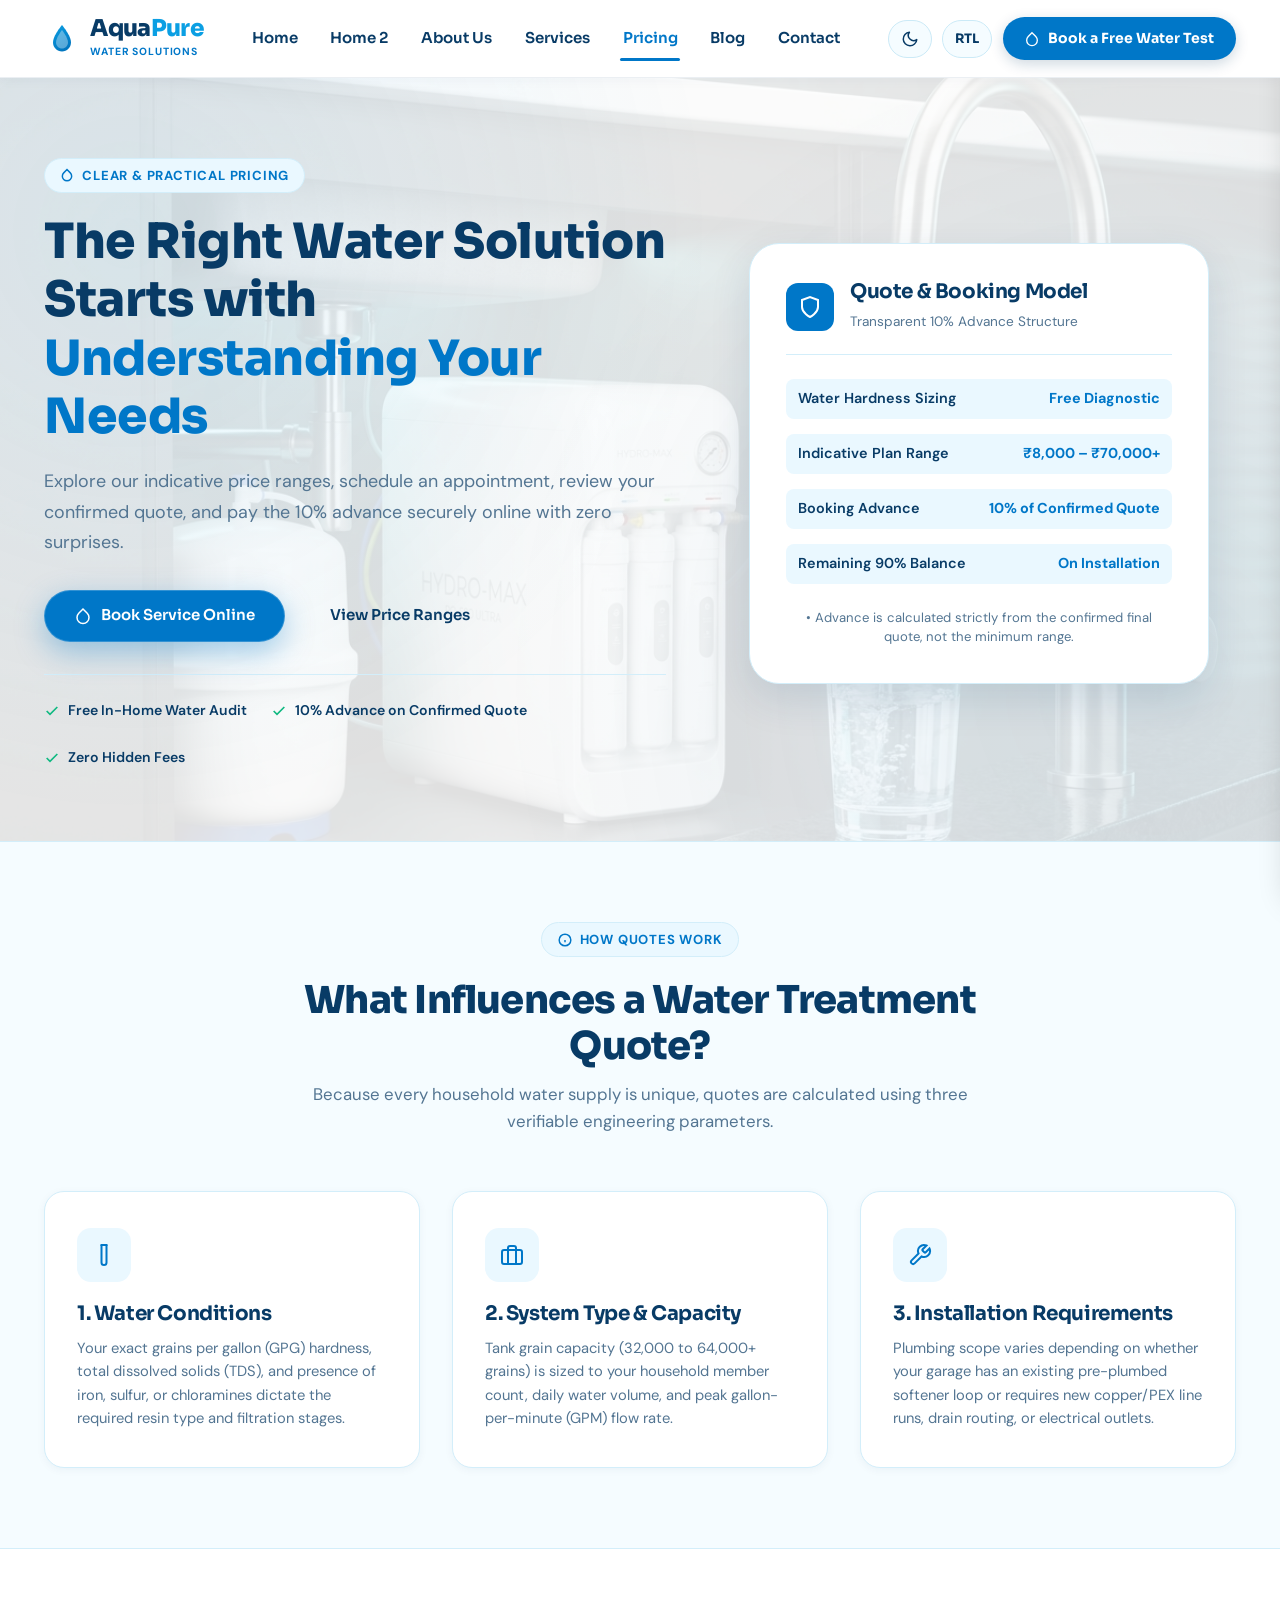
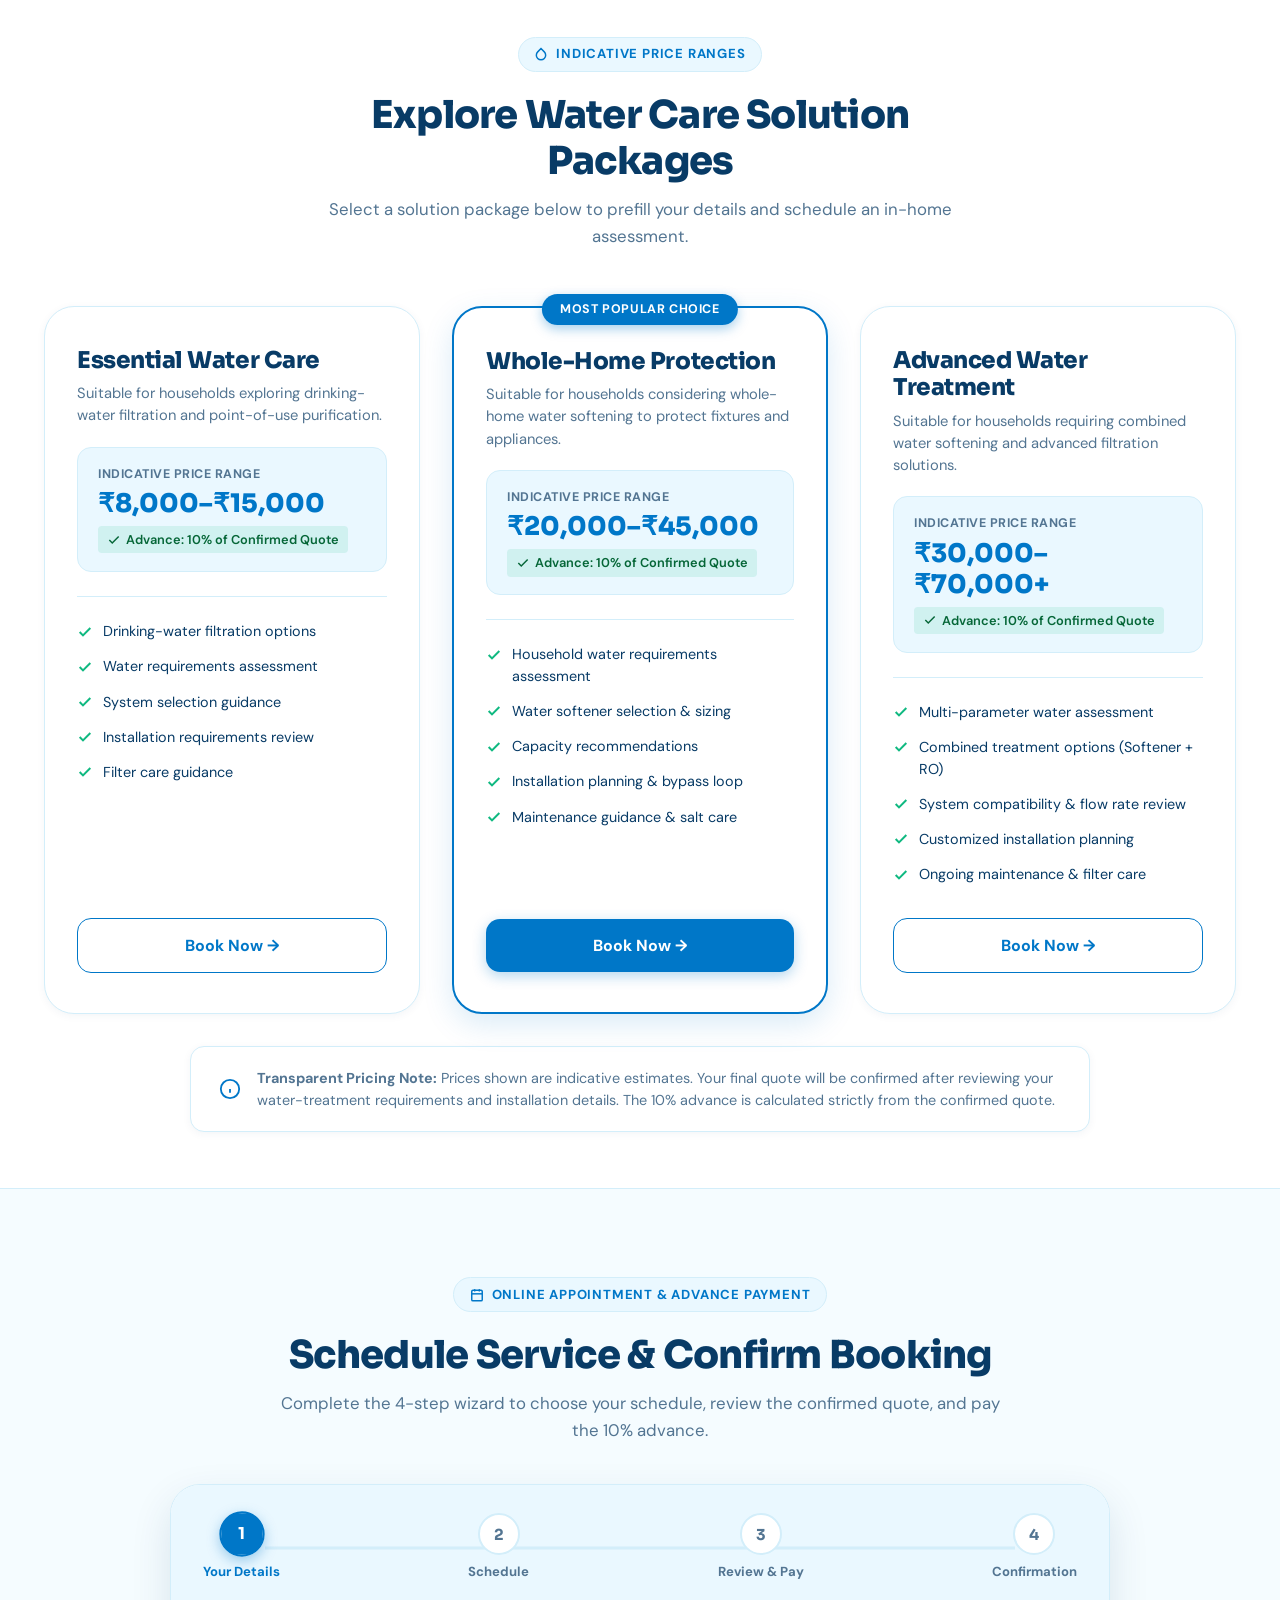
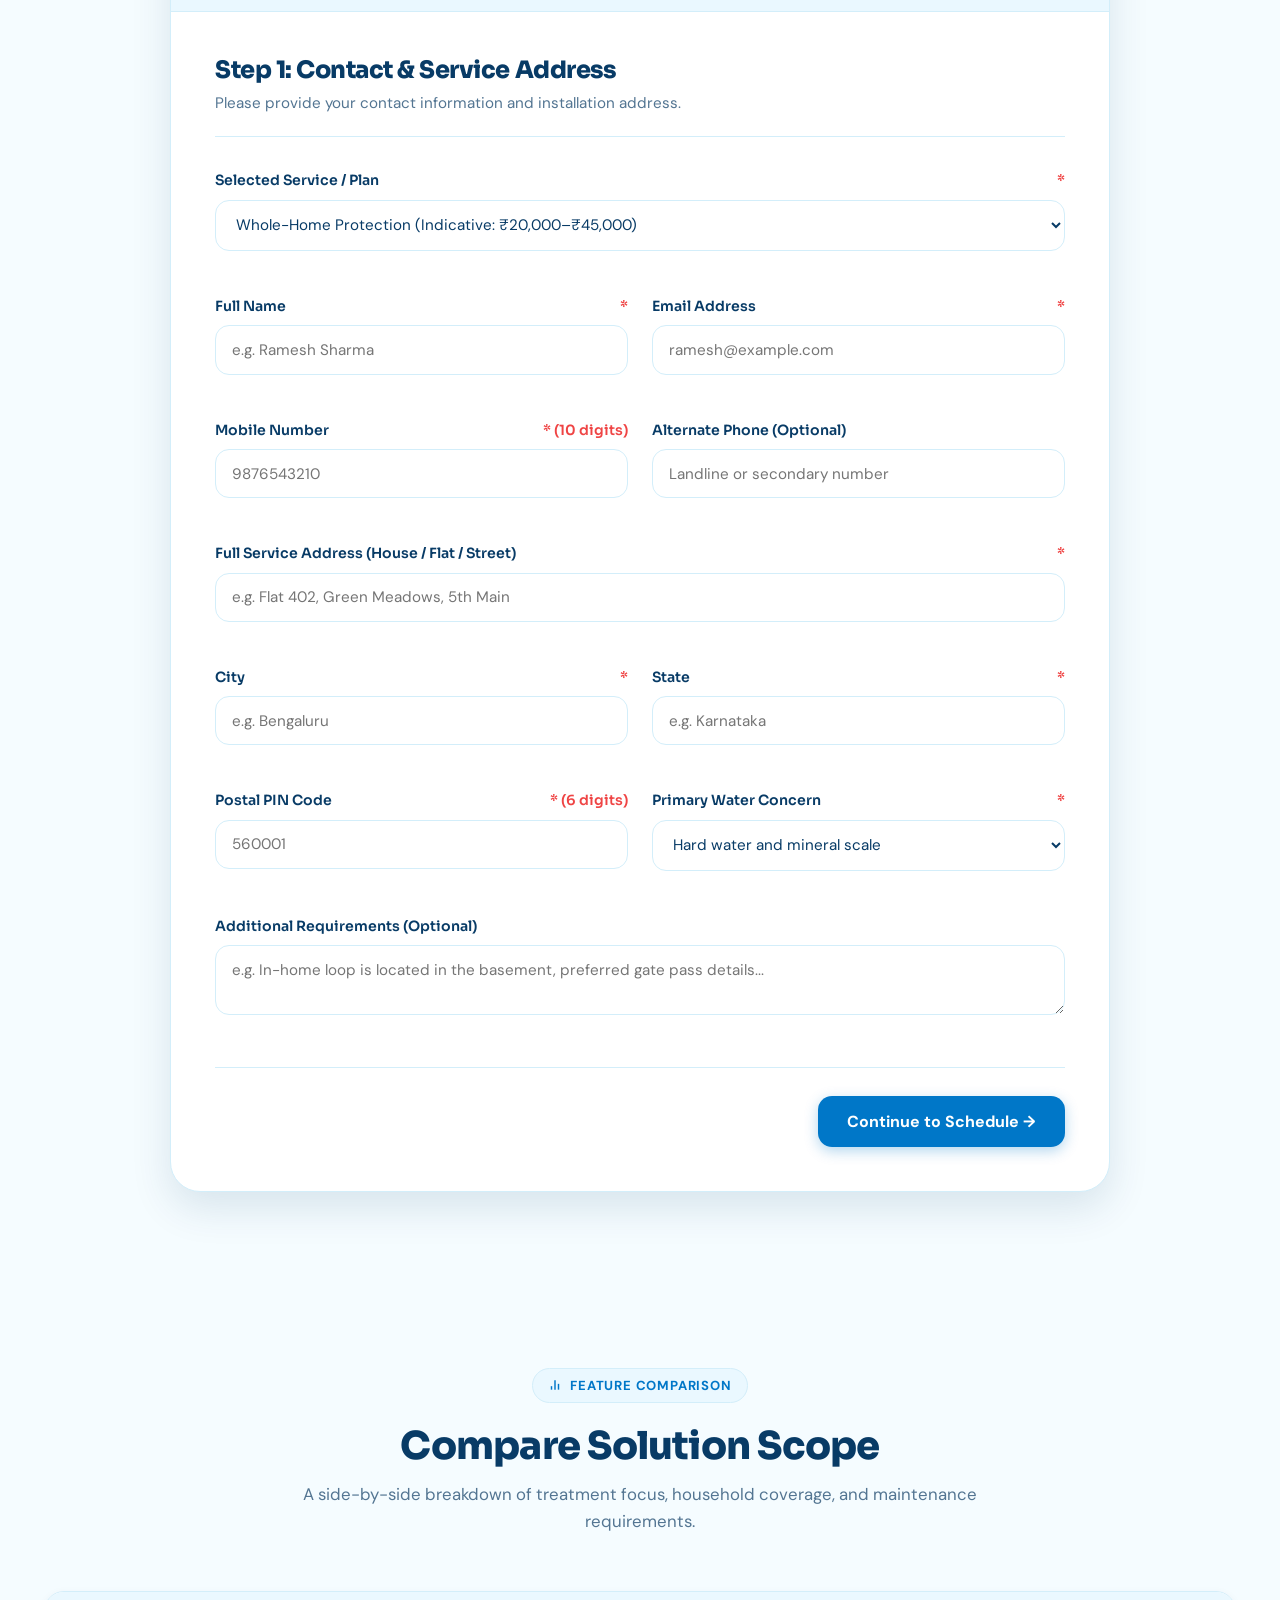
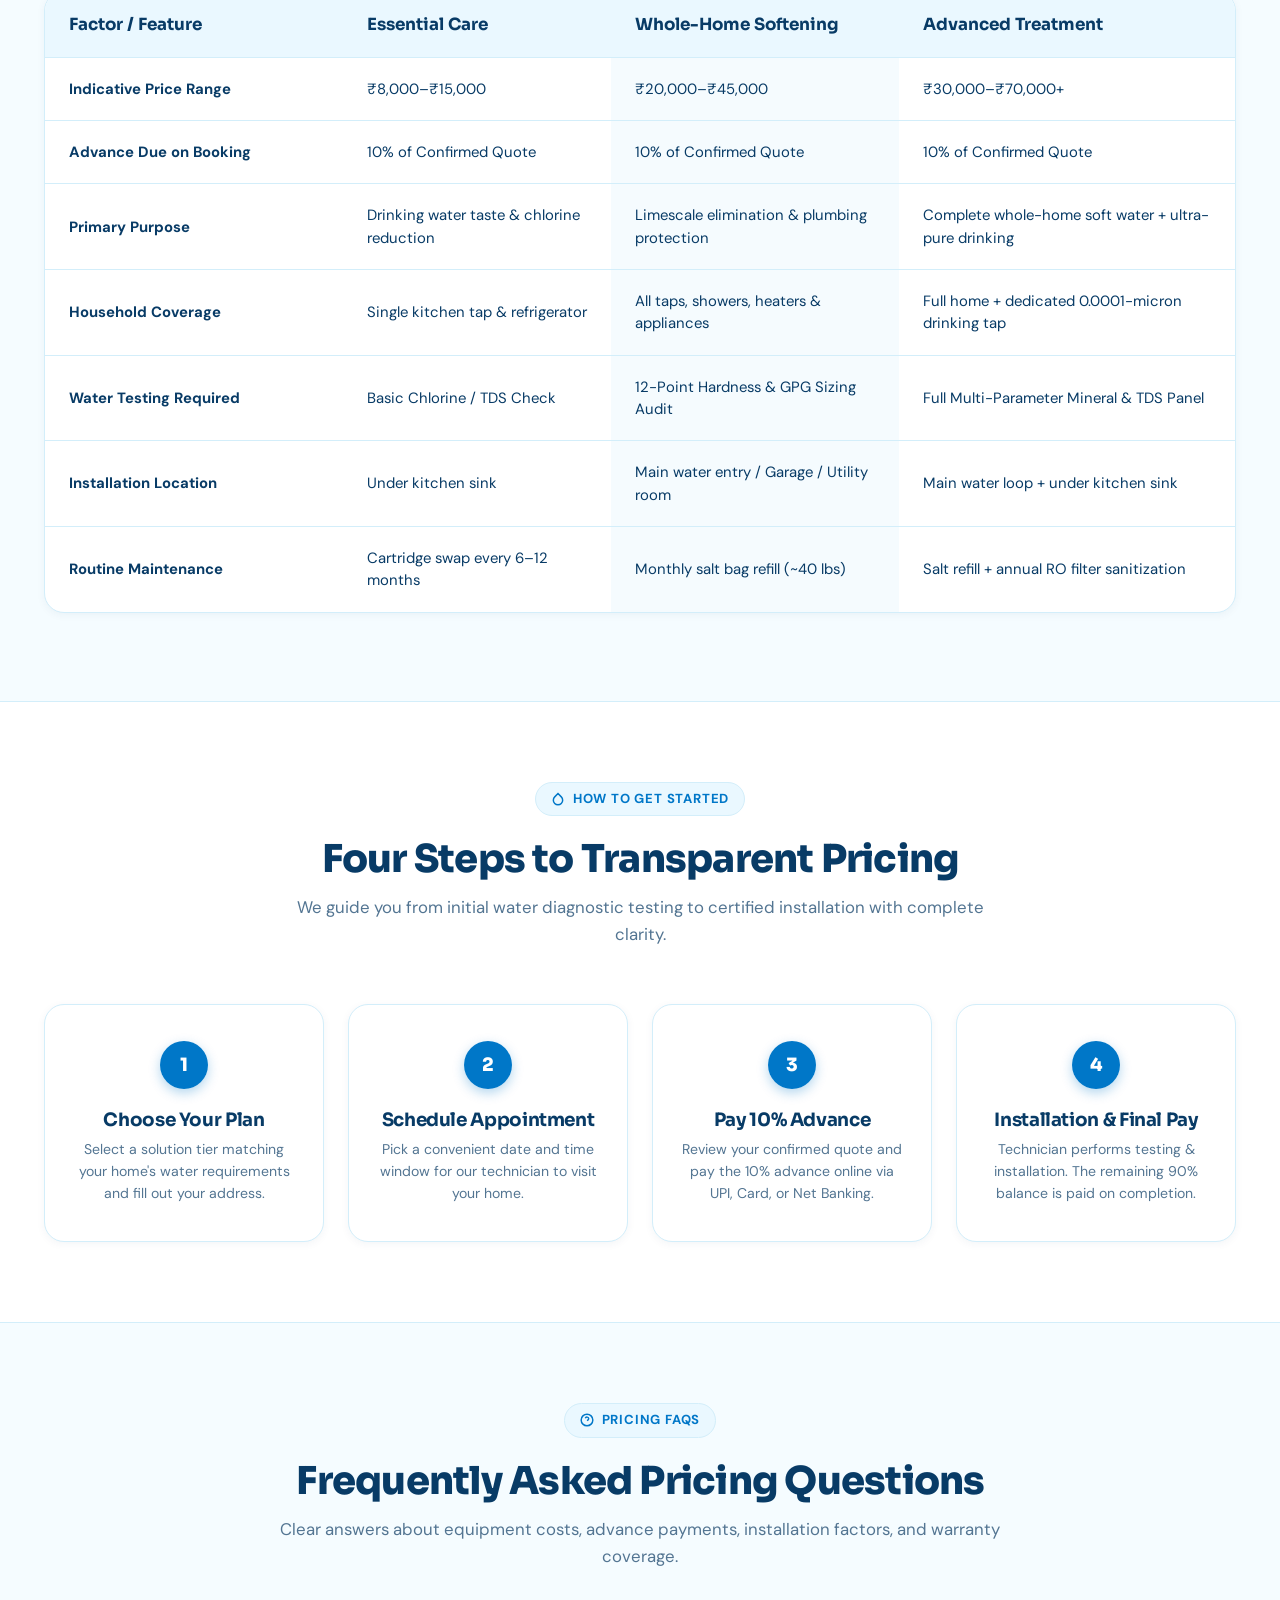
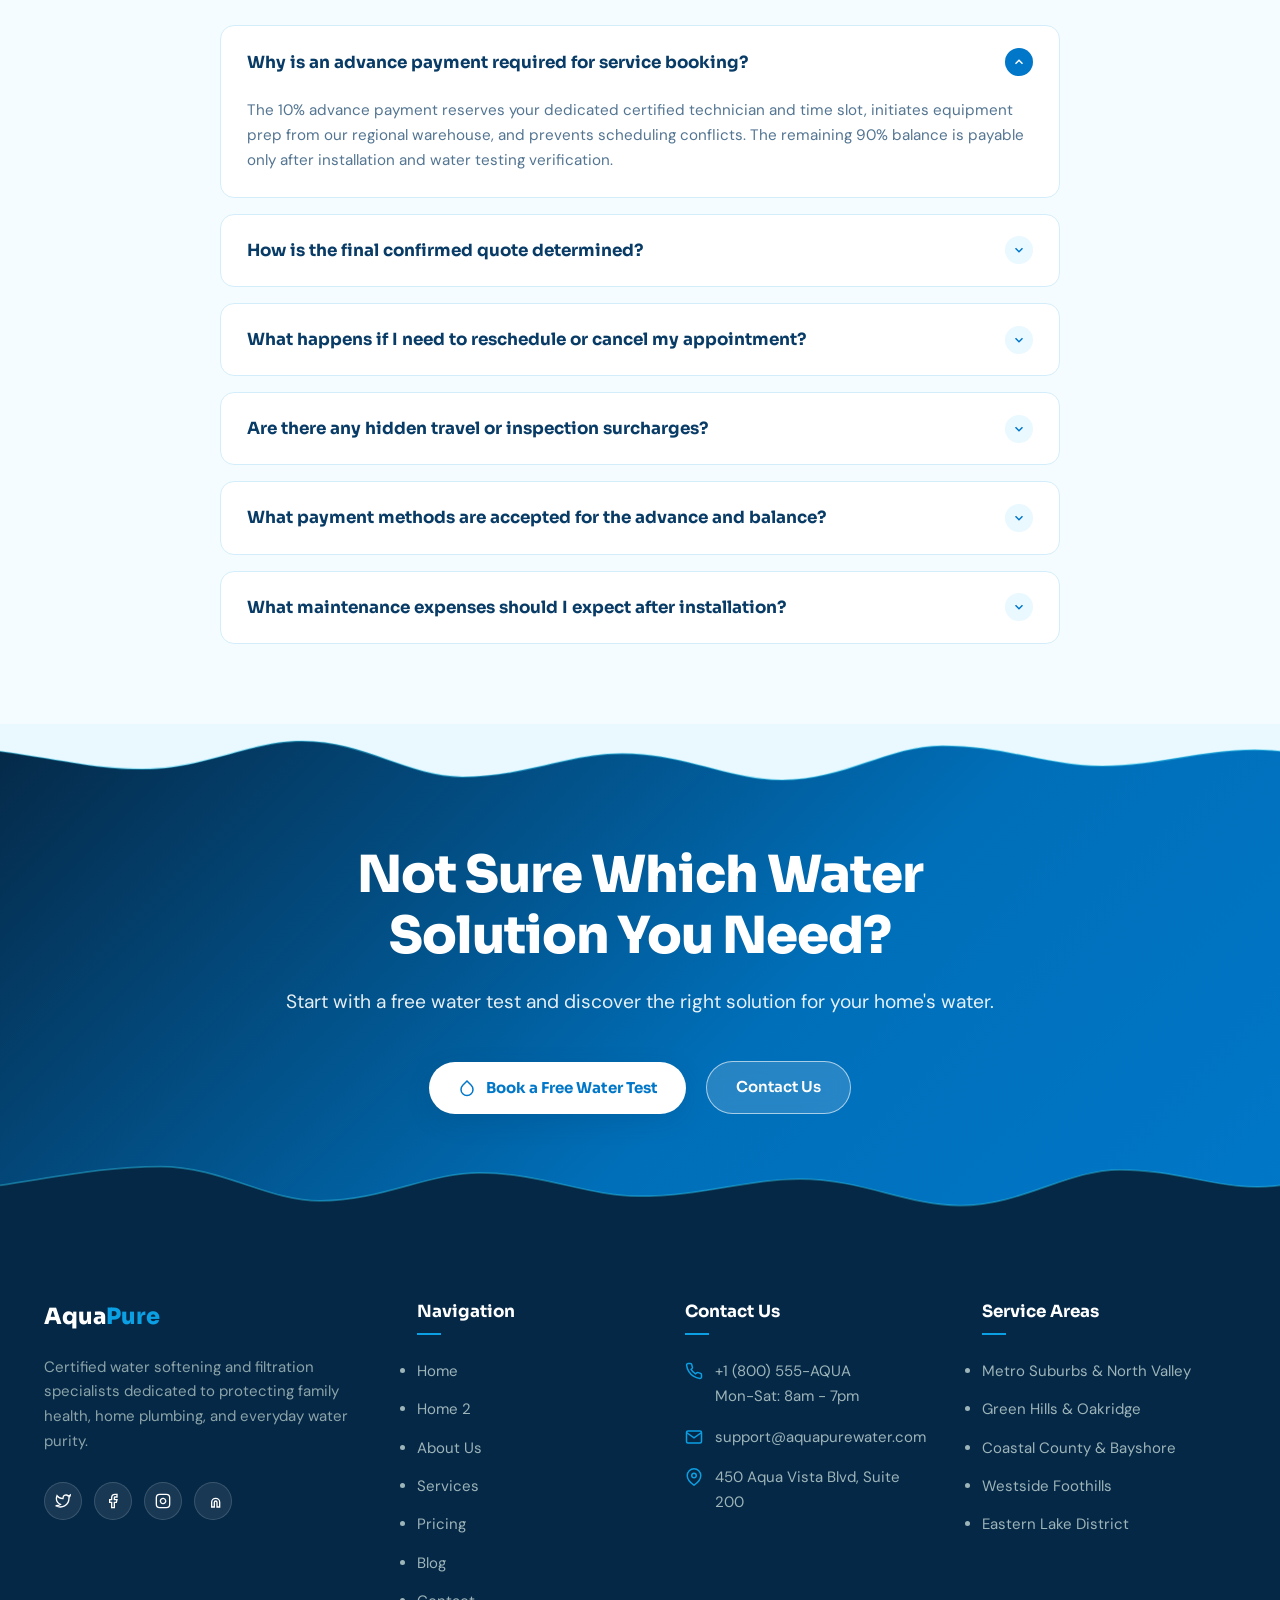
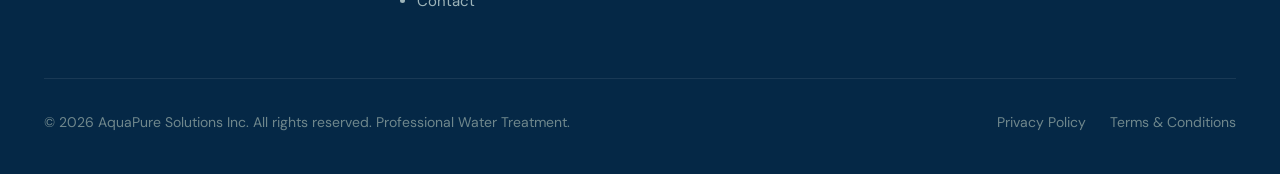
<file: pricing.html>
<!DOCTYPE html>
<html lang="en" dir="ltr">

<head>
  <meta charset="UTF-8">
  <meta name="viewport" content="width=device-width, initial-scale=1.0">
  <meta name="description"
    content="Transparent pricing guidance, indicative price ranges, and online service booking with advance payment from AquaPure Water Solutions.">
  <meta name="theme-color" content="#0077C8">
  <link rel="icon" type="image/svg+xml" href="assets/aquapure-favicon.svg">
  <title>Pricing &amp; Online Service Booking | AquaPure Water Solutions</title>
  <link rel="preconnect" href="https://fonts.googleapis.com">
  <link rel="preconnect" href="https://fonts.gstatic.com" crossorigin>
  <link
    href="https://fonts.googleapis.com/css2?family=DM+Sans:ital,opsz,wght@0,9..40,300..800;1,9..40,300..800&family=Sora:wght@400;500;600;700;800&display=swap"
    rel="stylesheet">
  <link rel="stylesheet" href="css/style.css">
  <link rel="stylesheet" href="css/service-details.css">
  <link rel="stylesheet" href="css/pricing.css">
</head>

<body>
  <!-- SITE HEADER -->
  <header class="site-header" id="siteHeader">
    <div class="container">
      <div class="header-inner">
        <a href="index.html" class="brand-logo" aria-label="AquaPure Home">
          <svg class="logo-icon-svg" viewBox="0 0 36 36" fill="none">
            <path d="M18 4C18 4 9 14.5 9 21.5C9 26.47 13.03 30.5 18 30.5C22.97 30.5 27 26.47 27 21.5C27 14.5 18 4 18 4Z"
              fill="url(#lg_pricing_head)" />
            <path
              d="M18 9C18 9 12 16.5 12 21.5C12 24.8 14.69 27.5 18 27.5C21.31 27.5 24 24.8 24 21.5C24 16.5 18 9 18 9Z"
              fill="#FFFFFF" fill-opacity="0.35" />
            <defs>
              <linearGradient id="lg_pricing_head" x1="9" y1="4" x2="27" y2="30.5" gradientUnits="userSpaceOnUse">
                <stop stop-color="#0B9FE3" />
                <stop offset="1" stop-color="#006FB9" />
              </linearGradient>
            </defs>
          </svg>
          <div class="logo-text-group">
            <span class="brand-title">Aqua<span>Pure</span></span>
            <span class="brand-sub">Water Solutions</span>
          </div>
        </a>
        <nav class="nav-menu" aria-label="Main Navigation">
          <a href="index.html" class="nav-link">Home</a>
          <a href="home-2.html" class="nav-link">Home 2</a>
          <a href="about.html" class="nav-link">About Us</a>
          <a href="services.html" class="nav-link">Services</a>
          <a href="pricing.html" class="nav-link active">Pricing</a>
          <a href="blog.html" class="nav-link">Blog</a>
          <a href="contact.html" class="nav-link">Contact</a>
        </nav>
        <div class="header-actions">
          <button class="header-action-btn" id="themeToggleBtn" aria-label="Toggle dark mode" title="Toggle theme">
            <svg id="themeIcon" width="18" height="18" viewBox="0 0 24 24" fill="none" stroke="currentColor"
              stroke-width="2" stroke-linecap="round" stroke-linejoin="round">
              <path d="M21 12.79A9 9 0 1 1 11.21 3 7 7 0 0 0 21 12.79z"></path>
            </svg>
          </button>
          <button class="header-action-btn" id="dirToggleBtn" aria-label="Toggle text direction" title="Switch LTR/RTL">
            <span id="dirLabel">RTL</span>
          </button>
          <a href="#testBookingModal" class="header-cta-pill trigger-water-test">
            <svg width="16" height="16" viewBox="0 0 24 24" fill="none" stroke="currentColor" stroke-width="2">
              <path d="M12 2.69l5.66 5.66a8 8 0 1 1-11.31 0z"></path>
            </svg>
            Book a Free Water Test
          </a>
          <button class="hamburger-btn" id="hamburgerBtn" aria-label="Open mobile menu" aria-expanded="false">
            <span class="hamburger-line"></span>
            <span class="hamburger-line"></span>
            <span class="hamburger-line"></span>
          </button>
        </div>
      </div>
    </div>
  </header>

  <!-- MOBILE NAVIGATION DRAWER -->
  <div class="mobile-nav-overlay" id="mobileNavOverlay"></div>
  <div class="mobile-nav-drawer" id="mobileNavDrawer">
    <div>
      <div class="mobile-links">
        <a href="index.html" class="mobile-link">Home <span>&rarr;</span></a>
        <a href="home-2.html" class="mobile-link">Home 2 <span>&rarr;</span></a>
        <a href="about.html" class="mobile-link">About Us <span>&rarr;</span></a>
        <a href="services.html" class="mobile-link">Services <span>&rarr;</span></a>
        <a href="pricing.html" class="mobile-link active">Pricing <span>&rarr;</span></a>
        <a href="blog.html" class="mobile-link">Blog <span>&rarr;</span></a>
        <a href="contact.html" class="mobile-link">Contact <span>&rarr;</span></a>
      </div>
    </div>
    <div class="mobile-drawer-footer">
      <button class="mobile-drawer-toggle" id="mobileThemeToggleBtn">
        <span id="mobileThemeIcon">
          <svg width="16" height="16" viewBox="0 0 24 24" fill="none" stroke="currentColor" stroke-width="2">
            <path d="M21 12.79A9 9 0 1 1 11.21 3 7 7 0 0 0 21 12.79z"></path>
          </svg>
        </span>
        <span id="themeText">Dark Mode</span>
      </button>
      <button class="mobile-drawer-toggle" id="mobileDirToggleBtn">
        <span id="mobileDirLabel">Switch to RTL</span>
      </button>
    </div>
  </div>

  <main>
    <!-- SECTION A: PRICING HERO -->
    <section class="pricing-hero-section">
      <div class="container">
        <div class="pricing-hero-grid">
          <div class="pricing-hero-content">
            <div class="pricing-badge-pill">
              <svg width="14" height="14" viewBox="0 0 24 24" fill="none" stroke="currentColor" stroke-width="2.5">
                <path d="M12 2.69l5.66 5.66a8 8 0 1 1-11.31 0z"></path>
              </svg>
              CLEAR &amp; PRACTICAL PRICING
            </div>
            <h1 class="pricing-hero-title">
              The Right Water Solution Starts with <span>Understanding Your Needs</span>
            </h1>
            <p class="pricing-hero-desc">
              Explore our indicative price ranges, schedule an appointment, review your confirmed quote, and pay the 10% advance securely online with zero surprises.
            </p>
            <div class="pricing-hero-actions">
              <a href="#serviceBookingWizard" class="btn btn-blue">
                <svg width="18" height="18" viewBox="0 0 24 24" fill="none" stroke="currentColor" stroke-width="2">
                  <path d="M12 2.69l5.66 5.66a8 8 0 1 1-11.31 0z"></path>
                </svg>
                Book Service Online
              </a>
              <a href="#pricingPlans" class="btn btn-outline-blue">
                View Price Ranges
              </a>
            </div>
            <div class="pricing-hero-trust-bar">
              <div class="pricing-trust-item">
                <svg width="16" height="16" viewBox="0 0 24 24" fill="none" stroke="currentColor" stroke-width="2.5"><polyline points="20 6 9 17 4 12"/></svg>
                <span>Free In-Home Water Audit</span>
              </div>
              <div class="pricing-trust-item">
                <svg width="16" height="16" viewBox="0 0 24 24" fill="none" stroke="currentColor" stroke-width="2.5"><polyline points="20 6 9 17 4 12"/></svg>
                <span>10% Advance on Confirmed Quote</span>
              </div>
              <div class="pricing-trust-item">
                <svg width="16" height="16" viewBox="0 0 24 24" fill="none" stroke="currentColor" stroke-width="2.5"><polyline points="20 6 9 17 4 12"/></svg>
                <span>Zero Hidden Fees</span>
              </div>
            </div>
          </div>

          <div class="pricing-hero-visual">
            <div class="pricing-preview-card">
              <div class="preview-card-header">
                <div class="preview-badge-icon">
                  <svg width="24" height="24" viewBox="0 0 24 24" fill="none" stroke="currentColor" stroke-width="2"><path d="M12 22s8-4 8-10V5l-8-3-8 3v7c0 6 8 10 8 10z"/></svg>
                </div>
                <div class="preview-header-text">
                  <h3>Quote &amp; Booking Model</h3>
                  <span>Transparent 10% Advance Structure</span>
                </div>
              </div>
              <div class="preview-factors-list">
                <div class="preview-factor-row">
                  <span>Water Hardness Sizing</span>
                  <span>Free Diagnostic</span>
                </div>
                <div class="preview-factor-row">
                  <span>Indicative Plan Range</span>
                  <span>₹8,000 – ₹70,000+</span>
                </div>
                <div class="preview-factor-row">
                  <span>Booking Advance</span>
                  <span>10% of Confirmed Quote</span>
                </div>
                <div class="preview-factor-row">
                  <span>Remaining 90% Balance</span>
                  <span>On Installation</span>
                </div>
              </div>
              <p class="preview-card-note">
                &bull; Advance is calculated strictly from the confirmed final quote, not the minimum range.
              </p>
            </div>
          </div>
        </div>
      </div>
    </section>

    <!-- SECTION B: PRICING APPROACH (3 FACTORS) -->
    <section class="pricing-factors-section">
      <div class="container">
        <div class="section-centered-header">
          <div class="pricing-badge-pill">
            <svg width="14" height="14" viewBox="0 0 24 24" fill="none" stroke="currentColor" stroke-width="2.5">
              <circle cx="12" cy="12" r="10"></circle>
              <line x1="12" y1="16" x2="12" y2="12"></line>
              <line x1="12" y1="8" x2="12.01" y2="8"></line>
            </svg>
            HOW QUOTES WORK
          </div>
          <h2 class="section-heading-title">What Influences a Water Treatment Quote?</h2>
          <p class="section-heading-desc">
            Because every household water supply is unique, quotes are calculated using three verifiable engineering parameters.
          </p>
        </div>

        <div class="factors-grid">
          <div class="factor-card">
            <div class="factor-icon-wrap">
              <svg width="24" height="24" viewBox="0 0 24 24" fill="none" stroke="currentColor" stroke-width="2"><path d="M14.5 2v17.5c0 1.4-1.1 2.5-2.5 2.5s-2.5-1.1-2.5-2.5V2"/><path d="M8.5 2h7"/></svg>
            </div>
            <h3 class="factor-title">1. Water Conditions</h3>
            <p class="factor-desc">
              Your exact grains per gallon (GPG) hardness, total dissolved solids (TDS), and presence of iron, sulfur, or chloramines dictate the required resin type and filtration stages.
            </p>
          </div>

          <div class="factor-card">
            <div class="factor-icon-wrap">
              <svg width="24" height="24" viewBox="0 0 24 24" fill="none" stroke="currentColor" stroke-width="2"><rect x="2" y="7" width="20" height="14" rx="2" ry="2"/><path d="M16 21V5a2 2 0 0 0-2-2h-4a2 2 0 0 0-2 2v16"/></svg>
            </div>
            <h3 class="factor-title">2. System Type &amp; Capacity</h3>
            <p class="factor-desc">
              Tank grain capacity (32,000 to 64,000+ grains) is sized to your household member count, daily water volume, and peak gallon-per-minute (GPM) flow rate.
            </p>
          </div>

          <div class="factor-card">
            <div class="factor-icon-wrap">
              <svg width="24" height="24" viewBox="0 0 24 24" fill="none" stroke="currentColor" stroke-width="2"><path d="M14.7 6.3a1 1 0 0 0 0 1.4l1.6 1.6a1 1 0 0 0 1.4 0l3.77-3.77a6 6 0 0 1-7.94 7.94l-6.91 6.91a2.12 2.12 0 0 1-3-3l6.91-6.91a6 6 0 0 1 7.94-7.94l-3.76 3.76z"/></svg>
            </div>
            <h3 class="factor-title">3. Installation Requirements</h3>
            <p class="factor-desc">
              Plumbing scope varies depending on whether your garage has an existing pre-plumbed softener loop or requires new copper/PEX line runs, drain routing, or electrical outlets.
            </p>
          </div>
        </div>
      </div>
    </section>

    <!-- SECTION C: SOLUTION COMPARISON CARDS (INDICATIVE PRICE RANGES) -->
    <section class="pricing-plans-section" id="pricingPlans">
      <div class="container">
        <div class="section-centered-header">
          <div class="pricing-badge-pill">
            <svg width="14" height="14" viewBox="0 0 24 24" fill="none" stroke="currentColor" stroke-width="2.5">
              <path d="M12 2.69l5.66 5.66a8 8 0 1 1-11.31 0z"></path>
            </svg>
            INDICATIVE PRICE RANGES
          </div>
          <h2 class="section-heading-title">Explore Water Care Solution Packages</h2>
          <p class="section-heading-desc">
            Select a solution package below to prefill your details and schedule an in-home assessment.
          </p>
        </div>

        <div class="plans-grid">
          <!-- Card 1: Essential Water Care -->
          <div class="plan-card" id="cardEssential">
            <div class="plan-card-header">
              <h3 class="plan-card-title">Essential Water Care</h3>
              <p class="plan-card-subtitle">
                Suitable for households exploring drinking-water filtration and point-of-use purification.
              </p>
              <div class="plan-pricing-box">
                <div class="plan-pricing-label-sub">Indicative Price Range</div>
                <div class="plan-pricing-range">₹8,000–₹15,000</div>
                <div class="plan-advance-tag">
                  <svg width="14" height="14" viewBox="0 0 24 24" fill="none" stroke="currentColor" stroke-width="2.5"><polyline points="20 6 9 17 4 12"/></svg>
                  Advance: 10% of Confirmed Quote
                </div>
              </div>
            </div>

            <ul class="plan-features-list">
              <li class="plan-feature-item">
                <svg width="16" height="16" viewBox="0 0 24 24" fill="none" stroke="currentColor" stroke-width="3"><polyline points="20 6 9 17 4 12"/></svg>
                <span>Drinking-water filtration options</span>
              </li>
              <li class="plan-feature-item">
                <svg width="16" height="16" viewBox="0 0 24 24" fill="none" stroke="currentColor" stroke-width="3"><polyline points="20 6 9 17 4 12"/></svg>
                <span>Water requirements assessment</span>
              </li>
              <li class="plan-feature-item">
                <svg width="16" height="16" viewBox="0 0 24 24" fill="none" stroke="currentColor" stroke-width="3"><polyline points="20 6 9 17 4 12"/></svg>
                <span>System selection guidance</span>
              </li>
              <li class="plan-feature-item">
                <svg width="16" height="16" viewBox="0 0 24 24" fill="none" stroke="currentColor" stroke-width="3"><polyline points="20 6 9 17 4 12"/></svg>
                <span>Installation requirements review</span>
              </li>
              <li class="plan-feature-item">
                <svg width="16" height="16" viewBox="0 0 24 24" fill="none" stroke="currentColor" stroke-width="3"><polyline points="20 6 9 17 4 12"/></svg>
                <span>Filter care guidance</span>
              </li>
            </ul>

            <div class="plan-card-footer">
              <button class="plan-card-btn plan-btn-outline plan-select-trigger" data-plan-id="essential-water-care">
                Book Now &rarr;
              </button>
            </div>
          </div>

          <!-- Card 2: Whole-Home Protection (Featured) -->
          <div class="plan-card featured" id="cardWholeHome">
            <span class="plan-featured-badge">Most Popular Choice</span>
            <div class="plan-card-header">
              <h3 class="plan-card-title">Whole-Home Protection</h3>
              <p class="plan-card-subtitle">
                Suitable for households considering whole-home water softening to protect fixtures and appliances.
              </p>
              <div class="plan-pricing-box">
                <div class="plan-pricing-label-sub">Indicative Price Range</div>
                <div class="plan-pricing-range">₹20,000–₹45,000</div>
                <div class="plan-advance-tag">
                  <svg width="14" height="14" viewBox="0 0 24 24" fill="none" stroke="currentColor" stroke-width="2.5"><polyline points="20 6 9 17 4 12"/></svg>
                  Advance: 10% of Confirmed Quote
                </div>
              </div>
            </div>

            <ul class="plan-features-list">
              <li class="plan-feature-item">
                <svg width="16" height="16" viewBox="0 0 24 24" fill="none" stroke="currentColor" stroke-width="3"><polyline points="20 6 9 17 4 12"/></svg>
                <span>Household water requirements assessment</span>
              </li>
              <li class="plan-feature-item">
                <svg width="16" height="16" viewBox="0 0 24 24" fill="none" stroke="currentColor" stroke-width="3"><polyline points="20 6 9 17 4 12"/></svg>
                <span>Water softener selection &amp; sizing</span>
              </li>
              <li class="plan-feature-item">
                <svg width="16" height="16" viewBox="0 0 24 24" fill="none" stroke="currentColor" stroke-width="3"><polyline points="20 6 9 17 4 12"/></svg>
                <span>Capacity recommendations</span>
              </li>
              <li class="plan-feature-item">
                <svg width="16" height="16" viewBox="0 0 24 24" fill="none" stroke="currentColor" stroke-width="3"><polyline points="20 6 9 17 4 12"/></svg>
                <span>Installation planning &amp; bypass loop</span>
              </li>
              <li class="plan-feature-item">
                <svg width="16" height="16" viewBox="0 0 24 24" fill="none" stroke="currentColor" stroke-width="3"><polyline points="20 6 9 17 4 12"/></svg>
                <span>Maintenance guidance &amp; salt care</span>
              </li>
            </ul>

            <div class="plan-card-footer">
              <button class="plan-card-btn plan-btn-primary plan-select-trigger" data-plan-id="whole-home-protection">
                Book Now &rarr;
              </button>
            </div>
          </div>

          <!-- Card 3: Advanced Water Treatment -->
          <div class="plan-card" id="cardAdvanced">
            <div class="plan-card-header">
              <h3 class="plan-card-title">Advanced Water Treatment</h3>
              <p class="plan-card-subtitle">
                Suitable for households requiring combined water softening and advanced filtration solutions.
              </p>
              <div class="plan-pricing-box">
                <div class="plan-pricing-label-sub">Indicative Price Range</div>
                <div class="plan-pricing-range">₹30,000–₹70,000+</div>
                <div class="plan-advance-tag">
                  <svg width="14" height="14" viewBox="0 0 24 24" fill="none" stroke="currentColor" stroke-width="2.5"><polyline points="20 6 9 17 4 12"/></svg>
                  Advance: 10% of Confirmed Quote
                </div>
              </div>
            </div>

            <ul class="plan-features-list">
              <li class="plan-feature-item">
                <svg width="16" height="16" viewBox="0 0 24 24" fill="none" stroke="currentColor" stroke-width="3"><polyline points="20 6 9 17 4 12"/></svg>
                <span>Multi-parameter water assessment</span>
              </li>
              <li class="plan-feature-item">
                <svg width="16" height="16" viewBox="0 0 24 24" fill="none" stroke="currentColor" stroke-width="3"><polyline points="20 6 9 17 4 12"/></svg>
                <span>Combined treatment options (Softener + RO)</span>
              </li>
              <li class="plan-feature-item">
                <svg width="16" height="16" viewBox="0 0 24 24" fill="none" stroke="currentColor" stroke-width="3"><polyline points="20 6 9 17 4 12"/></svg>
                <span>System compatibility &amp; flow rate review</span>
              </li>
              <li class="plan-feature-item">
                <svg width="16" height="16" viewBox="0 0 24 24" fill="none" stroke="currentColor" stroke-width="3"><polyline points="20 6 9 17 4 12"/></svg>
                <span>Customized installation planning</span>
              </li>
              <li class="plan-feature-item">
                <svg width="16" height="16" viewBox="0 0 24 24" fill="none" stroke="currentColor" stroke-width="3"><polyline points="20 6 9 17 4 12"/></svg>
                <span>Ongoing maintenance &amp; filter care</span>
              </li>
            </ul>

            <div class="plan-card-footer">
              <button class="plan-card-btn plan-btn-outline plan-select-trigger" data-plan-id="advanced-water-treatment">
                Book Now &rarr;
              </button>
            </div>
          </div>
        </div>

        <!-- Required Disclaimer Note Below Cards -->
        <div class="pricing-disclaimer-box">
          <svg width="22" height="22" viewBox="0 0 24 24" fill="none" stroke="currentColor" stroke-width="2">
            <circle cx="12" cy="12" r="10"></circle>
            <line x1="12" y1="16" x2="12" y2="12"></line>
            <line x1="12" y1="8" x2="12.01" y2="8"></line>
          </svg>
          <p>
            <strong>Transparent Pricing Note:</strong> Prices shown are indicative estimates. Your final quote will be confirmed after reviewing your water-treatment requirements and installation details. The 10% advance is calculated strictly from the confirmed quote.
          </p>
        </div>
      </div>
    </section>

    <!-- SECTION D: INTERACTIVE SERVICE BOOKING & ADVANCE PAYMENT WIZARD -->
    <section class="booking-wizard-section" id="serviceBookingWizard">
      <div class="container">
        <div class="wizard-container">
          <div class="section-centered-header" style="margin-bottom:2.5rem;">
            <div class="pricing-badge-pill">
              <svg width="14" height="14" viewBox="0 0 24 24" fill="none" stroke="currentColor" stroke-width="2.5">
                <rect x="3" y="4" width="18" height="18" rx="2" ry="2"></rect>
                <line x1="16" y1="2" x2="16" y2="6"></line>
                <line x1="8" y1="2" x2="8" y2="6"></line>
                <line x1="3" y1="10" x2="21" y2="10"></line>
              </svg>
              ONLINE APPOINTMENT &amp; ADVANCE PAYMENT
            </div>
            <h2 class="section-heading-title">Schedule Service &amp; Confirm Booking</h2>
            <p class="section-heading-desc">
              Complete the 4-step wizard to choose your schedule, review the confirmed quote, and pay the 10% advance.
            </p>
          </div>

          <div class="wizard-card">
            <!-- Wizard Stepper Progress Bar -->
            <div class="wizard-stepper" role="tablist" aria-label="Booking Steps">
              <div class="stepper-track-line"></div>
              <div class="stepper-progress-fill" id="stepperProgressFill"></div>

              <div class="step-indicator active" id="stepInd1" role="tab" aria-selected="true">
                <div class="step-bubble">1</div>
                <span class="step-label">Your Details</span>
              </div>

              <div class="step-indicator" id="stepInd2" role="tab" aria-selected="false">
                <div class="step-bubble">2</div>
                <span class="step-label">Schedule</span>
              </div>

              <div class="step-indicator" id="stepInd3" role="tab" aria-selected="false">
                <div class="step-bubble">3</div>
                <span class="step-label">Review &amp; Pay</span>
              </div>

              <div class="step-indicator" id="stepInd4" role="tab" aria-selected="false">
                <div class="step-bubble">4</div>
                <span class="step-label">Confirmation</span>
              </div>
            </div>

            <!-- Wizard Body -->
            <div class="wizard-body">
              <!-- STEP 1: CUSTOMER DETAILS -->
              <div class="wizard-step-pane active" id="wizardStepPane1">
                <div class="step-header">
                  <h3 class="step-header-title">Step 1: Contact &amp; Service Address</h3>
                  <p class="step-header-desc">Please provide your contact information and installation address.</p>
                </div>

                <form id="step1Form" onsubmit="return false;">
                  <div class="wizard-form-grid">
                    <div class="form-group form-full-col">
                      <label class="form-label" for="wizardSelectedPlan">
                        Selected Service / Plan <span class="required-star">*</span>
                      </label>
                      <select id="wizardSelectedPlan" class="form-control">
                        <option value="essential-water-care">Essential Water Care (Indicative: ₹8,000–₹15,000)</option>
                        <option value="whole-home-protection" selected>Whole-Home Protection (Indicative: ₹20,000–₹45,000)</option>
                        <option value="advanced-water-treatment">Advanced Water Treatment (Indicative: ₹30,000–₹70,000+)</option>
                      </select>
                    </div>

                    <div class="form-group">
                      <label class="form-label" for="custFullName">
                        Full Name <span class="required-star">*</span>
                      </label>
                      <input type="text" id="custFullName" class="form-control" placeholder="e.g. Ramesh Sharma" required>
                      <span class="form-error-msg">Please enter your full name.</span>
                    </div>

                    <div class="form-group">
                      <label class="form-label" for="custEmail">
                        Email Address <span class="required-star">*</span>
                      </label>
                      <input type="email" id="custEmail" class="form-control" placeholder="ramesh@example.com" required>
                      <span class="form-error-msg">Please enter a valid email address.</span>
                    </div>

                    <div class="form-group">
                      <label class="form-label" for="custPhone">
                        Mobile Number <span class="required-star">* (10 digits)</span>
                      </label>
                      <input type="tel" id="custPhone" class="form-control" placeholder="9876543210" maxlength="10" required>
                      <span class="form-error-msg">Please enter a 10-digit mobile number.</span>
                    </div>

                    <div class="form-group">
                      <label class="form-label" for="custAltPhone">
                        Alternate Phone (Optional)
                      </label>
                      <input type="tel" id="custAltPhone" class="form-control" placeholder="Landline or secondary number">
                    </div>

                    <div class="form-group form-full-col">
                      <label class="form-label" for="custAddress">
                        Full Service Address (House / Flat / Street) <span class="required-star">*</span>
                      </label>
                      <input type="text" id="custAddress" class="form-control" placeholder="e.g. Flat 402, Green Meadows, 5th Main" required>
                      <span class="form-error-msg">Please provide your complete street address.</span>
                    </div>

                    <div class="form-group">
                      <label class="form-label" for="custCity">
                        City <span class="required-star">*</span>
                      </label>
                      <input type="text" id="custCity" class="form-control" placeholder="e.g. Bengaluru" required>
                      <span class="form-error-msg">City is required.</span>
                    </div>

                    <div class="form-group">
                      <label class="form-label" for="custState">
                        State <span class="required-star">*</span>
                      </label>
                      <input type="text" id="custState" class="form-control" placeholder="e.g. Karnataka" required>
                      <span class="form-error-msg">State is required.</span>
                    </div>

                    <div class="form-group">
                      <label class="form-label" for="custPincode">
                        Postal PIN Code <span class="required-star">* (6 digits)</span>
                      </label>
                      <input type="text" id="custPincode" class="form-control" placeholder="560001" maxlength="6" required>
                      <span class="form-error-msg">Please enter a 6-digit PIN code.</span>
                    </div>

                    <div class="form-group">
                      <label class="form-label" for="custWaterConcern">
                        Primary Water Concern <span class="required-star">*</span>
                      </label>
                      <select id="custWaterConcern" class="form-control">
                        <option value="Hard water and mineral scale">Hard water and mineral scale</option>
                        <option value="Drinking-water filtration">Drinking-water filtration</option>
                        <option value="Water taste or odor">Water taste or odor</option>
                        <option value="Whole-home water treatment">Whole-home water treatment</option>
                        <option value="Not sure — need a water assessment">Not sure — need a water assessment</option>
                      </select>
                    </div>

                    <div class="form-group form-full-col">
                      <label class="form-label" for="custNotes">
                        Additional Requirements (Optional)
                      </label>
                      <textarea id="custNotes" class="form-control" rows="2" placeholder="e.g. In-home loop is located in the basement, preferred gate pass details..."></textarea>
                    </div>
                  </div>

                  <div class="wizard-actions-footer">
                    <div></div>
                    <button type="button" class="btn-wizard-next" id="btnNextStep1">
                      Continue to Schedule &rarr;
                    </button>
                  </div>
                </form>
              </div>

              <!-- STEP 2: APPOINTMENT SCHEDULER -->
              <div class="wizard-step-pane" id="wizardStepPane2">
                <div class="step-header">
                  <h3 class="step-header-title">Step 2: Choose Service Date &amp; Time Slot</h3>
                  <p class="step-header-desc">Select when you would like our certified technician to visit your residence.</p>
                </div>

                <div class="wizard-form-grid">
                  <div class="form-group">
                    <label class="form-label" for="appointmentDate">
                      Select Preferred Date <span class="required-star">*</span>
                    </label>
                    <input type="date" id="appointmentDate" class="form-control" required>
                    <span class="form-error-msg">Please select a valid future date.</span>
                  </div>

                  <div class="form-group">
                    <label class="form-label">
                      Available Time Slots <span class="required-star">*</span>
                    </label>
                    <div class="time-slots-grid">
                      <div class="time-slot-btn selected" data-slot-id="slot-1" data-slot-label="09:00 AM – 11:00 AM">
                        <div>
                          <span class="time-slot-label">09:00 AM – 11:00 AM</span>
                          <span class="time-slot-period">Morning Slot</span>
                        </div>
                        <div class="time-slot-radio-circle"></div>
                      </div>

                      <div class="time-slot-btn" data-slot-id="slot-2" data-slot-label="11:00 AM – 01:00 PM">
                        <div>
                          <span class="time-slot-label">11:00 AM – 01:00 PM</span>
                          <span class="time-slot-period">Noon Slot</span>
                        </div>
                        <div class="time-slot-radio-circle"></div>
                      </div>

                      <div class="time-slot-btn" data-slot-id="slot-3" data-slot-label="02:00 PM – 04:00 PM">
                        <div>
                          <span class="time-slot-label">02:00 PM – 04:00 PM</span>
                          <span class="time-slot-period">Afternoon Slot</span>
                        </div>
                        <div class="time-slot-radio-circle"></div>
                      </div>

                      <div class="time-slot-btn" data-slot-id="slot-4" data-slot-label="04:00 PM – 06:00 PM">
                        <div>
                          <span class="time-slot-label">04:00 PM – 06:00 PM</span>
                          <span class="time-slot-period">Evening Slot</span>
                        </div>
                        <div class="time-slot-radio-circle"></div>
                      </div>
                    </div>
                  </div>
                </div>

                <div class="wizard-actions-footer">
                  <button type="button" class="btn-wizard-prev" id="btnPrevStep2">
                    &larr; Back to Details
                  </button>
                  <button type="button" class="btn-wizard-next" id="btnNextStep2">
                    Review &amp; Pay Advance &rarr;
                  </button>
                </div>
              </div>

              <!-- STEP 3: REVIEW & PAY ADVANCE -->
              <div class="wizard-step-pane" id="wizardStepPane3">
                <div class="step-header">
                  <h3 class="step-header-title">Step 3: Review Booking &amp; Pay 10% Advance</h3>
                  <p class="step-header-desc">Review your verified booking details and complete the advance payment to lock your appointment.</p>
                </div>

                <div class="review-summary-grid">
                  <!-- Left: Customer Details Summary -->
                  <div class="review-details-card">
                    <h4 class="review-section-title">Booking Summary</h4>
                    <div class="review-item-row">
                      <span class="review-item-label">Customer Name:</span>
                      <span class="review-item-val" id="revCustomerName">&mdash;</span>
                    </div>
                    <div class="review-item-row">
                      <span class="review-item-label">Contact:</span>
                      <span class="review-item-val" id="revCustomerContact">&mdash;</span>
                    </div>
                    <div class="review-item-row">
                      <span class="review-item-label">Service Address:</span>
                      <span class="review-item-val" id="revServiceAddress">&mdash;</span>
                    </div>
                    <div class="review-item-row">
                      <span class="review-item-label">Selected Solution:</span>
                      <span class="review-item-val" id="revSelectedPlan">&mdash;</span>
                    </div>
                    <div class="review-item-row">
                      <span class="review-item-label">Indicative Range:</span>
                      <span class="review-item-val" id="revIndicativeRange">&mdash;</span>
                    </div>
                    <div class="review-item-row">
                      <span class="review-item-label">Appointment Slot:</span>
                      <span class="review-item-val" id="revAppointmentSlot" style="color:var(--color-primary);">&mdash;</span>
                    </div>
                  </div>

                  <!-- Right: Confirmed Quote Calculation Card -->
                  <div class="quote-calc-card">
                    <div class="quote-calc-title">
                      <span>Confirmed Quote</span>
                      <span class="quote-confirmed-badge">Quote Verified</span>
                    </div>

                    <div class="quote-calc-row">
                      <span>Standard Confirmed Quote:</span>
                      <strong id="revConfirmedQuote">₹32,000</strong>
                    </div>

                    <div class="quote-calc-row">
                      <span>Advance Required:</span>
                      <span id="revAdvancePercent">10%</span>
                    </div>

                    <div class="quote-calc-row highlight-advance">
                      <span>Advance Amount Due Now:</span>
                      <span id="revAdvanceAmount">₹3,200</span>
                    </div>

                    <div class="quote-calc-row">
                      <span>Remaining Balance:</span>
                      <strong id="revRemainingBalance">₹28,800</strong>
                    </div>

                    <div class="quote-balance-note">
                      * Remaining balance of <strong id="revRemainingNote">90%</strong> is payable strictly upon successful installation &amp; water testing verification.
                    </div>
                  </div>
                </div>

                <!-- Payment Method Selection -->
                <div style="margin-top:1.5rem;">
                  <label class="form-label">Select Advance Payment Mode</label>
                  <div class="payment-methods-grid">
                    <div class="payment-method-chip selected" data-method="upi">
                      <span class="pay-chip-title">UPI / QR Code</span>
                      <span class="pay-chip-sub">GPay, PhonePe, Paytm</span>
                    </div>

                    <div class="payment-method-chip" data-method="card">
                      <span class="pay-chip-title">Credit / Debit Card</span>
                      <span class="pay-chip-sub">Visa, Mastercard, RuPay</span>
                    </div>

                    <div class="payment-method-chip" data-method="netbanking">
                      <span class="pay-chip-title">Net Banking</span>
                      <span class="pay-chip-sub">All Major Indian Banks</span>
                    </div>
                  </div>
                </div>

                <!-- Required Checkbox Agreement -->
                <label class="terms-agreement-box">
                  <input type="checkbox" id="termsAgreementCheck">
                  <span>
                    I have reviewed the booking details, confirmed quote, advance amount, and cancellation/refund terms. I understand that the advance payment confirms my scheduled time slot.
                  </span>
                </label>

                <div class="wizard-actions-footer">
                  <button type="button" class="btn-wizard-prev" id="btnPrevStep3">
                    &larr; Back to Schedule
                  </button>
                  <button type="button" class="btn-wizard-next" id="btnPayAdvance" disabled>
                    Pay Advance &amp; Confirm Booking &rarr;
                  </button>
                </div>
              </div>

              <!-- STEP 4: BOOKING CONFIRMATION -->
              <div class="wizard-step-pane" id="wizardStepPane4">
                <div class="confirmation-card">
                  <div class="confirmation-success-icon">
                    <svg width="42" height="42" viewBox="0 0 24 24" fill="none" stroke="currentColor" stroke-width="3">
                      <polyline points="20 6 9 17 4 12"></polyline>
                    </svg>
                  </div>

                  <h3 class="confirmation-title">Booking Confirmed!</h3>
                  <p class="confirmation-message">
                    Your advance payment has been verified and your AquaPure service appointment is confirmed. Your booking reference and appointment details are shown below.
                  </p>

                  <div class="booking-ref-pill">
                    <svg width="18" height="18" viewBox="0 0 24 24" fill="none" stroke="currentColor" stroke-width="2">
                      <rect x="3" y="4" width="18" height="18" rx="2" ry="2"></rect>
                      <line x1="16" y1="2" x2="16" y2="6"></line>
                      <line x1="8" y1="2" x2="8" y2="6"></line>
                    </svg>
                    Booking Ref: <span id="confBookingRef">AQ-2026-89427</span>
                  </div>

                  <div class="confirmation-summary-table">
                    <div class="review-item-row">
                      <span class="review-item-label">Customer Name:</span>
                      <span class="review-item-val" id="confCustName">&mdash;</span>
                    </div>
                    <div class="review-item-row">
                      <span class="review-item-label">Selected Solution:</span>
                      <span class="review-item-val" id="confServiceName">&mdash;</span>
                    </div>
                    <div class="review-item-row">
                      <span class="review-item-label">Confirmed Appointment:</span>
                      <span class="review-item-val" id="confDateTime" style="color:var(--color-primary);">&mdash;</span>
                    </div>
                    <div class="review-item-row">
                      <span class="review-item-label">Service Address:</span>
                      <span class="review-item-val" id="confAddress">&mdash;</span>
                    </div>
                    <div class="review-item-row" style="border-top:1px solid var(--color-card-border); padding-top:0.6rem; margin-top:0.6rem;">
                      <span class="review-item-label">Confirmed Final Quote:</span>
                      <span class="review-item-val" id="confTotalQuote">&mdash;</span>
                    </div>
                    <div class="review-item-row">
                      <span class="review-item-label">Advance Paid (10%):</span>
                      <span class="review-item-val" id="confAdvancePaid" style="color:#10B981;">&mdash; (Verified)</span>
                    </div>
                    <div class="review-item-row">
                      <span class="review-item-label">Remaining Balance Due:</span>
                      <span class="review-item-val" id="confRemaining" style="color:var(--color-primary);">&mdash;</span>
                    </div>
                  </div>

                  <div class="confirmation-actions-row">
                    <button type="button" class="btn btn-blue" id="btnPrintBookingSummary">
                      <svg width="18" height="18" viewBox="0 0 24 24" fill="none" stroke="currentColor" stroke-width="2">
                        <polyline points="6 9 6 2 18 2 18 9"></polyline>
                        <path d="M6 18H4a2 2 0 0 1-2-2v-5a2 2 0 0 1 2-2h16a2 2 0 0 1 2 2v5a2 2 0 0 1-2 2h-2"></path>
                        <rect x="6" y="14" width="12" height="8"></rect>
                      </svg>
                      Print Booking Receipt
                    </button>
                    <a href="index.html" class="btn btn-outline-blue">
                      Return to Home
                    </a>
                    <button type="button" class="btn-wizard-prev" id="btnStartNewBooking">
                      Book Another Service
                    </button>
                  </div>
                </div>
              </div>
            </div>
          </div>
        </div>
      </div>
    </section>

    <!-- SECTION E: COMPARE SERVICE OPTIONS TABLE -->
    <section class="pricing-compare-section">
      <div class="container">
        <div class="section-centered-header">
          <div class="pricing-badge-pill">
            <svg width="14" height="14" viewBox="0 0 24 24" fill="none" stroke="currentColor" stroke-width="2.5">
              <line x1="18" y1="20" x2="18" y2="10"></line>
              <line x1="12" y1="20" x2="12" y2="4"></line>
              <line x1="6" y1="20" x2="6" y2="14"></line>
            </svg>
            FEATURE COMPARISON
          </div>
          <h2 class="section-heading-title">Compare Solution Scope</h2>
          <p class="section-heading-desc">
            A side-by-side breakdown of treatment focus, household coverage, and maintenance requirements.
          </p>
        </div>

        <div class="compare-table-wrap">
          <table class="compare-table">
            <thead>
              <tr>
                <th>Factor / Feature</th>
                <th>Essential Care</th>
                <th class="compare-highlight-cell">Whole-Home Softening</th>
                <th>Advanced Treatment</th>
              </tr>
            </thead>
            <tbody>
              <tr>
                <td class="compare-factor-cell">Indicative Price Range</td>
                <td>₹8,000–₹15,000</td>
                <td class="compare-highlight-cell">₹20,000–₹45,000</td>
                <td>₹30,000–₹70,000+</td>
              </tr>
              <tr>
                <td class="compare-factor-cell">Advance Due on Booking</td>
                <td>10% of Confirmed Quote</td>
                <td class="compare-highlight-cell">10% of Confirmed Quote</td>
                <td>10% of Confirmed Quote</td>
              </tr>
              <tr>
                <td class="compare-factor-cell">Primary Purpose</td>
                <td>Drinking water taste &amp; chlorine reduction</td>
                <td class="compare-highlight-cell">Limescale elimination &amp; plumbing protection</td>
                <td>Complete whole-home soft water + ultra-pure drinking</td>
              </tr>
              <tr>
                <td class="compare-factor-cell">Household Coverage</td>
                <td>Single kitchen tap &amp; refrigerator</td>
                <td class="compare-highlight-cell">All taps, showers, heaters &amp; appliances</td>
                <td>Full home + dedicated 0.0001-micron drinking tap</td>
              </tr>
              <tr>
                <td class="compare-factor-cell">Water Testing Required</td>
                <td>Basic Chlorine / TDS Check</td>
                <td class="compare-highlight-cell">12-Point Hardness &amp; GPG Sizing Audit</td>
                <td>Full Multi-Parameter Mineral &amp; TDS Panel</td>
              </tr>
              <tr>
                <td class="compare-factor-cell">Installation Location</td>
                <td>Under kitchen sink</td>
                <td class="compare-highlight-cell">Main water entry / Garage / Utility room</td>
                <td>Main water loop + under kitchen sink</td>
              </tr>
              <tr>
                <td class="compare-factor-cell">Routine Maintenance</td>
                <td>Cartridge swap every 6–12 months</td>
                <td class="compare-highlight-cell">Monthly salt bag refill (~40 lbs)</td>
                <td>Salt refill + annual RO filter sanitization</td>
              </tr>
            </tbody>
          </table>
        </div>
      </div>
    </section>

    <!-- SECTION F: PRICING PROCESS (4 STEPS) -->
    <section class="pricing-process-section">
      <div class="container">
        <div class="section-centered-header">
          <div class="pricing-badge-pill">
            <svg width="14" height="14" viewBox="0 0 24 24" fill="none" stroke="currentColor" stroke-width="2.5">
              <path d="M12 2.69l5.66 5.66a8 8 0 1 1-11.31 0z"></path>
            </svg>
            HOW TO GET STARTED
          </div>
          <h2 class="section-heading-title">Four Steps to Transparent Pricing</h2>
          <p class="section-heading-desc">
            We guide you from initial water diagnostic testing to certified installation with complete clarity.
          </p>
        </div>

        <div class="pricing-steps-grid">
          <div class="pricing-step-card">
            <div class="pricing-step-badge">1</div>
            <h3 class="pricing-step-title">Choose Your Plan</h3>
            <p class="pricing-step-desc">
              Select a solution tier matching your home's water requirements and fill out your address.
            </p>
          </div>

          <div class="pricing-step-card">
            <div class="pricing-step-badge">2</div>
            <h3 class="pricing-step-title">Schedule Appointment</h3>
            <p class="pricing-step-desc">
              Pick a convenient date and time window for our technician to visit your home.
            </p>
          </div>

          <div class="pricing-step-card">
            <div class="pricing-step-badge">3</div>
            <h3 class="pricing-step-title">Pay 10% Advance</h3>
            <p class="pricing-step-desc">
              Review your confirmed quote and pay the 10% advance online via UPI, Card, or Net Banking.
            </p>
          </div>

          <div class="pricing-step-card">
            <div class="pricing-step-badge">4</div>
            <h3 class="pricing-step-title">Installation &amp; Final Pay</h3>
            <p class="pricing-step-desc">
              Technician performs testing &amp; installation. The remaining 90% balance is paid on completion.
            </p>
          </div>
        </div>
      </div>
    </section>

    <!-- SECTION G: PRICING FAQS ACCORDION -->
    <section class="pricing-faq-section">
      <div class="container">
        <div class="section-centered-header">
          <div class="pricing-badge-pill">
            <svg width="14" height="14" viewBox="0 0 24 24" fill="none" stroke="currentColor" stroke-width="2.5">
              <circle cx="12" cy="12" r="10"></circle>
              <path d="M9.09 9a3 3 0 0 1 5.83 1c0 2-3 3-3 3"></path>
              <line x1="12" y1="17" x2="12.01" y2="17"></line>
            </svg>
            PRICING FAQS
          </div>
          <h2 class="section-heading-title">Frequently Asked Pricing Questions</h2>
          <p class="section-heading-desc">
            Clear answers about equipment costs, advance payments, installation factors, and warranty coverage.
          </p>
        </div>

        <div class="faq-accordion-list">
          <div class="faq-accordion-item open">
            <button class="faq-accordion-header" aria-expanded="true" aria-controls="faq-p-1">
              <span>Why is an advance payment required for service booking?</span>
              <span class="faq-accordion-icon">
                <svg width="14" height="14" viewBox="0 0 24 24" fill="none" stroke="currentColor" stroke-width="2.5"><polyline points="6 9 12 15 18 9"/></svg>
              </span>
            </button>
            <div class="faq-accordion-body" id="faq-p-1">
              <p>The 10% advance payment reserves your dedicated certified technician and time slot, initiates equipment prep from our regional warehouse, and prevents scheduling conflicts. The remaining 90% balance is payable only after installation and water testing verification.</p>
            </div>
          </div>

          <div class="faq-accordion-item">
            <button class="faq-accordion-header" aria-expanded="false" aria-controls="faq-p-2">
              <span>How is the final confirmed quote determined?</span>
              <span class="faq-accordion-icon">
                <svg width="14" height="14" viewBox="0 0 24 24" fill="none" stroke="currentColor" stroke-width="2.5"><polyline points="6 9 12 15 18 9"/></svg>
              </span>
            </button>
            <div class="faq-accordion-body" id="faq-p-2">
              <p>The final quote is calculated based on your measured water hardness (GPG), household peak flow rate (GPM), chosen system capacity (e.g. 32K vs 48K grains), and whether your home has a pre-existing soft water loop or requires new supply piping.</p>
            </div>
          </div>

          <div class="faq-accordion-item">
            <button class="faq-accordion-header" aria-expanded="false" aria-controls="faq-p-3">
              <span>What happens if I need to reschedule or cancel my appointment?</span>
              <span class="faq-accordion-icon">
                <svg width="14" height="14" viewBox="0 0 24 24" fill="none" stroke="currentColor" stroke-width="2.5"><polyline points="6 9 12 15 18 9"/></svg>
              </span>
            </button>
            <div class="faq-accordion-body" id="faq-p-3">
              <p>You can reschedule your appointment up to 12 hours before the scheduled slot at zero charge. If cancelled prior to dispatch, your 10% advance is refunded back to your original payment method within 3–5 business days.</p>
            </div>
          </div>

          <div class="faq-accordion-item">
            <button class="faq-accordion-header" aria-expanded="false" aria-controls="faq-p-4">
              <span>Are there any hidden travel or inspection surcharges?</span>
              <span class="faq-accordion-icon">
                <svg width="14" height="14" viewBox="0 0 24 24" fill="none" stroke="currentColor" stroke-width="2.5"><polyline points="6 9 12 15 18 9"/></svg>
              </span>
            </button>
            <div class="faq-accordion-body" id="faq-p-4">
              <p>None. All quotes include certified delivery, all necessary valves, standard bypass piping, initial salt/filter charge, and full labor warranty.</p>
            </div>
          </div>

          <div class="faq-accordion-item">
            <button class="faq-accordion-header" aria-expanded="false" aria-controls="faq-p-5">
              <span>What payment methods are accepted for the advance and balance?</span>
              <span class="faq-accordion-icon">
                <svg width="14" height="14" viewBox="0 0 24 24" fill="none" stroke="currentColor" stroke-width="2.5"><polyline points="6 9 12 15 18 9"/></svg>
              </span>
            </button>
            <div class="faq-accordion-body" id="faq-p-5">
              <p>We accept all major UPI apps (Google Pay, PhonePe, Paytm, BHIM), Credit/Debit cards (Visa, MasterCard, RuPay), Net Banking, and direct electronic transfers.</p>
            </div>
          </div>

          <div class="faq-accordion-item">
            <button class="faq-accordion-header" aria-expanded="false" aria-controls="faq-p-6">
              <span>What maintenance expenses should I expect after installation?</span>
              <span class="faq-accordion-icon">
                <svg width="14" height="14" viewBox="0 0 24 24" fill="none" stroke="currentColor" stroke-width="2.5"><polyline points="6 9 12 15 18 9"/></svg>
              </span>
            </button>
            <div class="faq-accordion-body" id="faq-p-6">
              <p>For whole-home softeners, the primary recurring expense is water softener salt (approximately 1 bag of high-purity solar salt per month, ~₹500–₹800). For RO systems, annual cartridge replacements maintain optimal water quality.</p>
            </div>
          </div>
        </div>
      </div>
    </section>

    <!-- ==========================================================================
         MAIN CTA (Exact Home 1 Deep Water Blue Banner with Organic Waves)
         ========================================================================== -->
    <section class="main-cta-section" id="mainCTA">
      
      <!-- Animated Top Water-Wave Boundary -->
      <div class="cta-wave-top-wrap" aria-hidden="true">
        <svg class="cta-wave-svg cta-wave-top-svg" viewBox="0 0 2880 90" preserveAspectRatio="none" xmlns="http://www.w3.org/2000/svg">
          <path class="cta-wave-fill-top" d="M 0,35 C 80,48 110,58 160,58 C 230,58 280,22 340,22 C 410,22 460,68 520,68 C 590,68 640,38 700,38 C 770,38 820,72 880,72 C 950,72 1000,28 1060,28 C 1130,28 1180,54 1240,54 C 1310,54 1370,26 1440,35 C 1520,48 1550,58 1600,58 C 1670,58 1720,22 1780,22 C 1850,22 1900,68 1960,68 C 2030,68 2080,38 2140,38 C 2210,38 2260,72 2320,72 C 2390,72 2440,28 2500,28 C 2570,28 2620,54 2680,54 C 2750,54 2810,26 2880,35 L 2880,0 L 0,0 Z"/>
          <path class="cta-wave-highlight" d="M 0,35 C 80,48 110,58 160,58 C 230,58 280,22 340,22 C 410,22 460,68 520,68 C 590,68 640,38 700,38 C 770,38 820,72 880,72 C 950,72 1000,28 1060,28 C 1130,28 1180,54 1240,54 C 1310,54 1370,26 1440,35 C 1520,48 1550,58 1600,58 C 1670,58 1720,22 1780,22 C 1850,22 1900,68 1960,68 C 2030,68 2080,38 2140,38 C 2210,38 2260,72 2320,72 C 2390,72 2440,28 2500,28 C 2570,28 2620,54 2680,54 C 2750,54 2810,26 2880,35"/>
        </svg>
      </div>

      <!-- Animated Bottom Water-Wave Boundary -->
      <div class="cta-wave-bottom-wrap" aria-hidden="true">
        <svg class="cta-wave-svg cta-wave-bottom-svg" viewBox="0 0 2880 90" preserveAspectRatio="none" xmlns="http://www.w3.org/2000/svg">
          <path class="cta-wave-fill-bottom" d="M 0,48 C 70,36 120,24 180,24 C 250,24 300,68 360,68 C 430,68 480,32 540,32 C 610,32 660,62 720,62 C 790,62 840,40 900,40 C 970,40 1020,74 1080,74 C 1150,74 1200,28 1260,28 C 1330,28 1380,58 1440,48 C 1510,36 1560,24 1620,24 C 1690,24 1740,68 1800,68 C 1870,68 1920,32 1980,32 C 2050,32 2100,62 2160,62 C 2230,62 2280,40 2340,40 C 2410,40 2460,74 2520,74 C 2590,74 2640,28 2700,28 C 2770,28 2820,58 2880,48 L 2880,90 L 0,90 Z"/>
          <path class="cta-wave-highlight" d="M 0,48 C 70,36 120,24 180,24 C 250,24 300,68 360,68 C 430,68 480,32 540,32 C 610,32 660,62 720,62 C 790,62 840,40 900,40 C 970,40 1020,74 1080,74 C 1150,74 1200,28 1260,28 C 1330,28 1380,58 1440,48 C 1510,36 1560,24 1620,24 C 1690,24 1740,68 1800,68 C 1870,68 1920,32 1980,32 C 2050,32 2100,62 2160,62 C 2230,62 2280,40 2340,40 C 2410,40 2460,74 2520,74 C 2590,74 2640,28 2700,28 C 2770,28 2820,58 2880,48"/>
        </svg>
      </div>

      <div class="container">
        <div class="cta-inner">
          <h2 class="cta-title">Not Sure Which Water Solution You Need?</h2>
          <p class="cta-desc">
            Start with a free water test and discover the right solution for your home's water.
          </p>

          <div class="cta-buttons-wrap">
            <button class="btn btn-white trigger-water-test">
              <svg width="18" height="18" viewBox="0 0 24 24" fill="none" stroke="currentColor" stroke-width="2">
                <path d="M12 2.69l5.66 5.66a8 8 0 1 1-11.31 0z"></path>
              </svg>
              Book a Free Water Test
            </button>
            <a href="contact.html" class="btn btn-white-outline">
              Contact Us
            </a>
          </div>
        </div>
      </div>
    </section>
  </main>

  <!-- ==========================================================================
       FOOTER (Exact Home 1 Implementation)
       ========================================================================== -->
  <footer class="site-footer" id="siteFooter">
    <div class="container">
      
      <div class="footer-grid">
        
        <div class="footer-col-brand">
          <a href="index.html" class="footer-brand-title" aria-label="AquaPure Home">Aqua<span>Pure</span></a>
          <p>
            Certified water softening and filtration specialists dedicated to protecting family health, home plumbing, and everyday water purity.
          </p>
          <div class="footer-social-links">
            <a href="#siteFooter" class="social-icon-btn" aria-label="Twitter">
              <svg width="16" height="16" viewBox="0 0 24 24" fill="none" stroke="currentColor" stroke-width="2"><path d="M23 3a10.9 10.9 0 0 1-3.14 1.53 4.48 4.48 0 0 0-7.86 3v1A10.66 10.66 0 0 1 3 4s-4 9 5 13a11.64 11.64 0 0 1-7 2c9 5 20 0 20-11.5a4.5 4.5 0 0 0-.08-.83A7.72 7.72 0 0 0 23 3z"/></svg>
            </a>
            <a href="#siteFooter" class="social-icon-btn" aria-label="Facebook">
              <svg width="16" height="16" viewBox="0 0 24 24" fill="none" stroke="currentColor" stroke-width="2"><path d="M18 2h-3a5 5 0 0 0-5 5v3H7v4h3v8h4v-8h3l1-4h-4V7a1 1 0 0 1 1-1h3z"/></svg>
            </a>
            <a href="#siteFooter" class="social-icon-btn" aria-label="Instagram">
              <svg width="16" height="16" viewBox="0 0 24 24" fill="none" stroke="currentColor" stroke-width="2"><rect x="2" y="2" width="20" height="20" rx="5" ry="5"/><path d="M16 11.37A4 4 0 1 1 12.63 8 4 4 0 0 1 16 11.37z"/></svg>
            </a>
            <a href="#siteFooter" class="social-icon-btn" aria-label="LinkedIn">
              <svg width="16" height="16" viewBox="0 0 24 24" fill="none" stroke="currentColor" stroke-width="2"><path d="M16 8a6 6 0 0 1 6 6v7h-4v-7a2 2 0 0 0-2-2 2 2 0 0 0-2 2v7h-4v-7a6 6 0 0 1 6-6z"/></svg>
            </a>
          </div>
        </div>

        <div>
          <div class="footer-heading">Navigation</div>
          <ul class="footer-links-list">
            <li><a href="index.html" class="footer-link-item">Home</a></li>
            <li><a href="home-2.html" class="footer-link-item">Home 2</a></li>
            <li><a href="about.html" class="footer-link-item">About Us</a></li>
            <li><a href="services.html" class="footer-link-item">Services</a></li>
            <li><a href="pricing.html" class="footer-link-item">Pricing</a></li>
            <li><a href="blog.html" class="footer-link-item">Blog</a></li>
            <li><a href="contact.html" class="footer-link-item">Contact</a></li>
          </ul>
        </div>

        <div>
          <div class="footer-heading">Contact Us</div>
          <div class="footer-contact-item">
            <svg width="18" height="18" viewBox="0 0 24 24" fill="none" stroke="currentColor" stroke-width="2"><path d="M22 16.92v3a2 2 0 0 1-2.18 2 19.79 19.79 0 0 1-8.63-3.07 19.5 19.5 0 0 1-6-6 19.79 19.79 0 0 1-3.07-8.67A2 2 0 0 1 4.11 2h3a2 2 0 0 1 2 1.72 12.84 12.84 0 0 0 .7 2.81 2 2 0 0 1-.45 2.11L8.09 9.91a16 16 0 0 0 6 6l1.27-1.27a2 2 0 0 1 2.11-.45 12.84 12.84 0 0 0 2.81.7A2 2 0 0 1 22 16.92z"/></svg>
            <span>+1 (800) 555-AQUA<br>Mon-Sat: 8am - 7pm</span>
          </div>
          <div class="footer-contact-item">
            <svg width="18" height="18" viewBox="0 0 24 24" fill="none" stroke="currentColor" stroke-width="2"><path d="M4 4h16c1.1 0 2 .9 2 2v12c0 1.1-.9 2-2 2H4c-1.1 0-2-.9-2-2V6c0-1.1.9-2 2-2z"/><polyline points="22,6 12,13 2,6"/></svg>
            <span>support@aquapurewater.com</span>
          </div>
          <div class="footer-contact-item">
            <svg width="18" height="18" viewBox="0 0 24 24" fill="none" stroke="currentColor" stroke-width="2"><path d="M21 10c0 7-9 13-9 13s-9-6-9-13a9 9 0 0 1 18 0z"/><circle cx="12" cy="10" r="3"/></svg>
            <span>450 Aqua Vista Blvd, Suite 200</span>
          </div>
        </div>

        <div>
          <div class="footer-heading">Service Areas</div>
          <ul class="footer-links-list">
            <li><span class="footer-link-item">Metro Suburbs &amp; North Valley</span></li>
            <li><span class="footer-link-item">Green Hills &amp; Oakridge</span></li>
            <li><span class="footer-link-item">Coastal County &amp; Bayshore</span></li>
            <li><span class="footer-link-item">Westside Foothills</span></li>
            <li><span class="footer-link-item">Eastern Lake District</span></li>
          </ul>
        </div>

      </div>

      <div class="footer-bottom-bar">
        <div>
          &copy; 2026 AquaPure Solutions Inc. All rights reserved. Professional Water Treatment.
        </div>
        <div class="footer-bottom-links">
          <a href="#siteFooter">Privacy Policy</a>
          <a href="#siteFooter">Terms &amp; Conditions</a>
        </div>
      </div>

    </div>
  </footer>

  <!-- BOOKING MODAL -->
  <div class="modal-overlay" id="testBookingModal" role="dialog" aria-modal="true" aria-labelledby="modalTitlePricing">
    <div class="modal-dialog">
      <div class="modal-header">
        <h3 id="modalTitlePricing">Book Your Free Water Test</h3>
        <button class="modal-close-btn" id="closeModalBtn" aria-label="Close modal">
          <svg width="18" height="18" viewBox="0 0 24 24" fill="none" stroke="currentColor" stroke-width="2">
            <line x1="18" y1="6" x2="6" y2="18" />
            <line x1="6" y1="6" x2="18" y2="18" />
          </svg>
        </button>
      </div>
      <div class="modal-body">
        <form id="bookingForm">
          <div class="form-row-2">
            <div class="form-group">
              <label class="form-label" for="fullName">Full Name</label>
              <input type="text" id="fullName" class="form-control" placeholder="e.g. John Smith" required>
            </div>
            <div class="form-group">
              <label class="form-label" for="phoneNum">Phone Number</label>
              <input type="tel" id="phoneNum" class="form-control" placeholder="(555) 000-0000" required>
            </div>
          </div>
          <div class="form-group">
            <label class="form-label" for="emailAddr">Email Address</label>
            <input type="email" id="emailAddr" class="form-control" placeholder="john@example.com" required>
          </div>
          <div class="form-group">
            <label class="form-label" for="waterIssue">Primary Water Concern</label>
            <select id="waterIssue" class="form-control">
              <option value="hard-water">Hard water / Scale buildup on faucets</option>
              <option value="taste-odor">Bad taste, chlorine or sulfur odor</option>
              <option value="skin-hair">Dry skin and dull hair after showers</option>
              <option value="whole-home">Comprehensive whole-home testing</option>
            </select>
          </div>
          <button type="submit" class="btn btn-blue" style="width:100%;margin-top:.5rem;">Schedule In-Home Water Test</button>
        </form>
        <div class="booking-success-message" id="bookingSuccess">
          <div class="success-icon-wrap">
            <svg width="36" height="36" viewBox="0 0 24 24" fill="none" stroke="currentColor" stroke-width="3">
              <polyline points="20 6 9 17 4 12" />
            </svg>
          </div>
          <h4 class="success-title">Testing Request Received!</h4>
          <p class="success-desc">A certified AquaPure water specialist will contact you within 2 business hours.</p>
        </div>
      </div>
    </div>
  </div>

  <script src="js/pricing-data.js"></script>
  <script src="js/pricing.js"></script>

  <script src="js/main.js"></script>
</body>

</html>
</file>
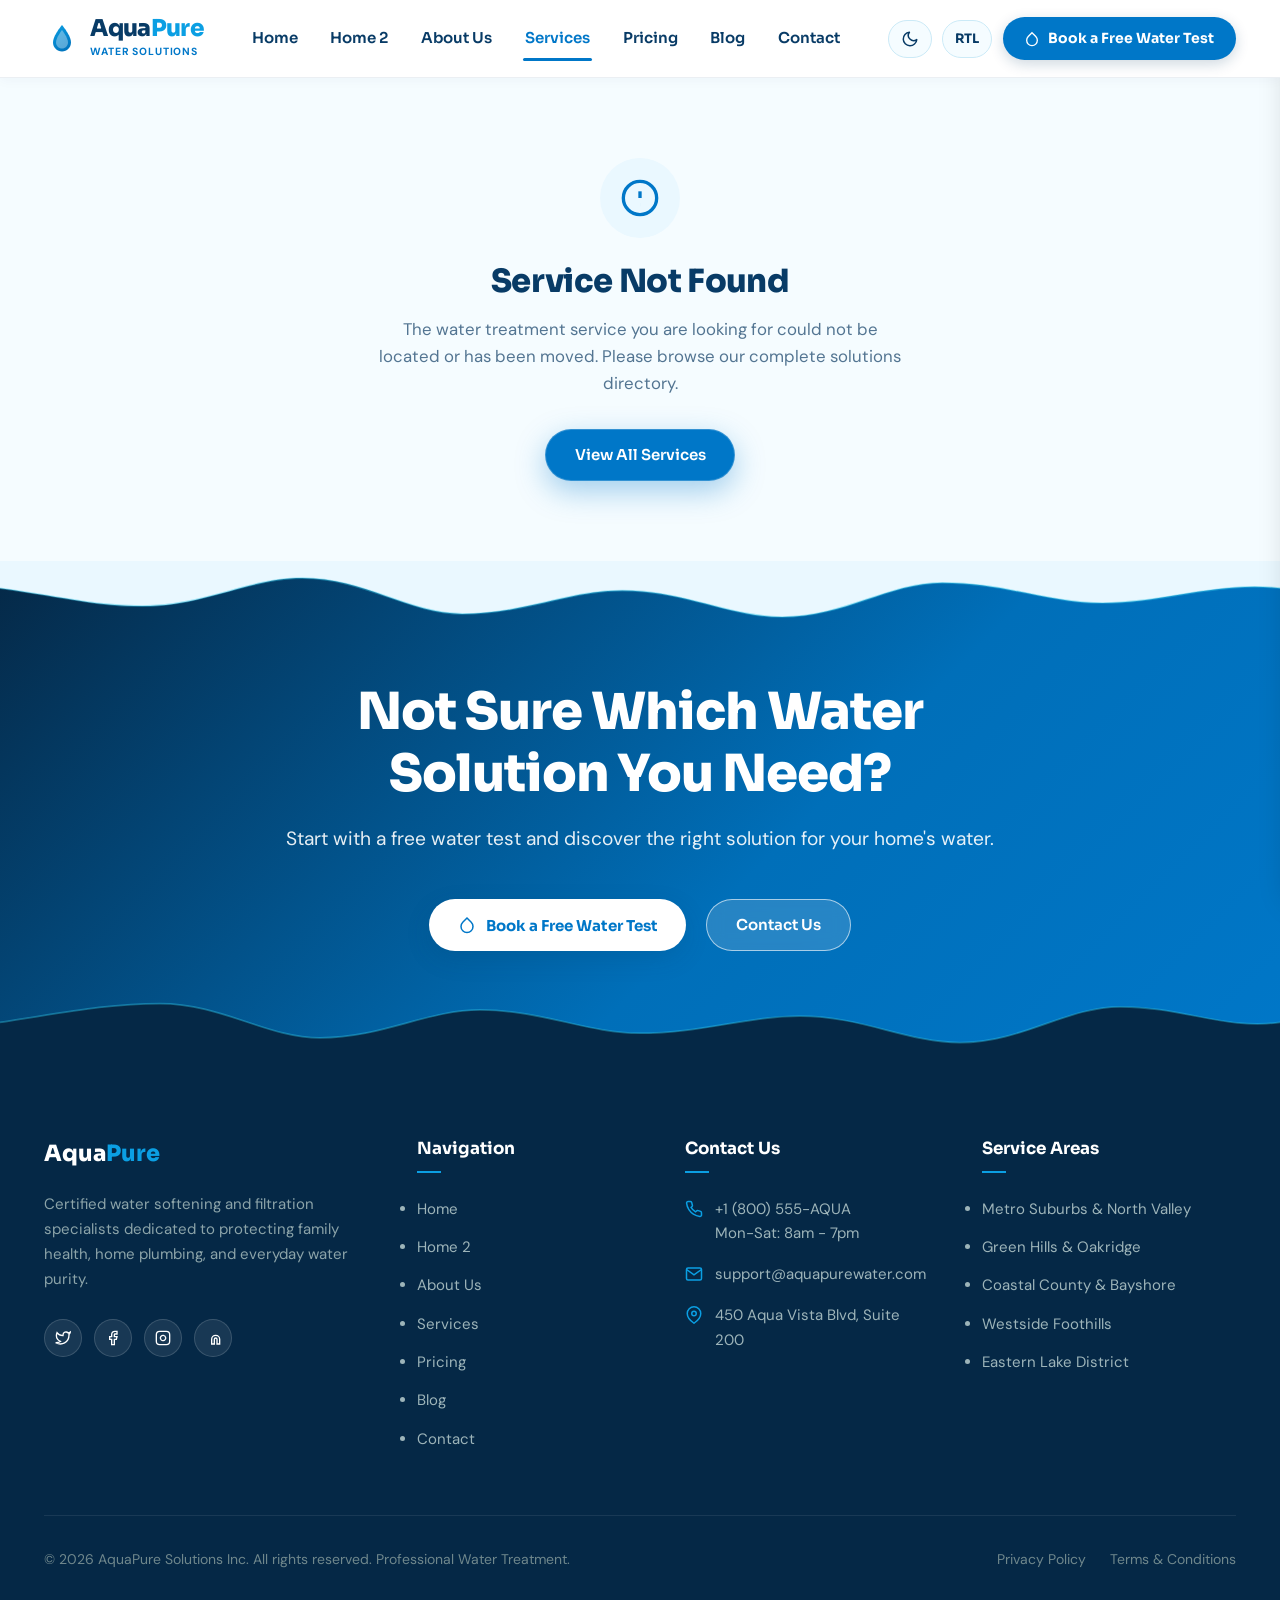
<file: service-details.html>
<!DOCTYPE html>
<html lang="en" dir="ltr">

<head>
  <meta charset="UTF-8">
  <meta name="viewport" content="width=device-width, initial-scale=1.0">
  <meta name="description"
    content="Professional water softening and filtration service details from AquaPure Water Solutions. Certified sizing, precision installation, and maintenance.">
  <meta name="theme-color" content="#0077C8">
  <link rel="icon" type="image/svg+xml" href="assets/aquapure-favicon.svg">
  <title>Service Details | AquaPure Water Solutions</title>
  <link rel="preconnect" href="https://fonts.googleapis.com">
  <link rel="preconnect" href="https://fonts.gstatic.com" crossorigin>
  <link
    href="https://fonts.googleapis.com/css2?family=DM+Sans:ital,opsz,wght@0,9..40,300..800;1,9..40,300..800&family=Sora:wght@400;500;600;700;800&display=swap"
    rel="stylesheet">
  <link rel="stylesheet" href="css/style.css">
  <link rel="stylesheet" href="css/services.css">
  <link rel="stylesheet" href="css/service-details.css">
</head>

<body>
  <!-- SITE HEADER -->
  <header class="site-header" id="siteHeader">
    <div class="container">
      <div class="header-inner">
        <a href="index.html" class="brand-logo" aria-label="AquaPure Home">
          <svg class="logo-icon-svg" viewBox="0 0 36 36" fill="none">
            <path d="M18 4C18 4 9 14.5 9 21.5C9 26.47 13.03 30.5 18 30.5C22.97 30.5 27 26.47 27 21.5C27 14.5 18 4 18 4Z"
              fill="url(#lg_servicedet_head)" />
            <path
              d="M18 9C18 9 12 16.5 12 21.5C12 24.8 14.69 27.5 18 27.5C21.31 27.5 24 24.8 24 21.5C24 16.5 18 9 18 9Z"
              fill="#FFFFFF" fill-opacity="0.35" />
            <defs>
              <linearGradient id="lg_servicedet_head" x1="9" y1="4" x2="27" y2="30.5" gradientUnits="userSpaceOnUse">
                <stop stop-color="#0B9FE3" />
                <stop offset="1" stop-color="#006FB9" />
              </linearGradient>
            </defs>
          </svg>
          <div class="logo-text-group">
            <span class="brand-title">Aqua<span>Pure</span></span>
            <span class="brand-sub">Water Solutions</span>
          </div>
        </a>
        <nav class="nav-menu" aria-label="Main Navigation">
          <a href="index.html" class="nav-link">Home</a>
          <a href="home-2.html" class="nav-link">Home 2</a>
          <a href="about.html" class="nav-link">About Us</a>
          <a href="services.html" class="nav-link active">Services</a>
          <a href="pricing.html" class="nav-link">Pricing</a>
          <a href="blog.html" class="nav-link">Blog</a>
          <a href="contact.html" class="nav-link">Contact</a>
        </nav>
        <div class="header-actions">
          <button class="header-action-btn" id="themeToggleBtn" aria-label="Toggle dark mode" title="Toggle theme">
            <svg id="themeIcon" width="18" height="18" viewBox="0 0 24 24" fill="none" stroke="currentColor"
              stroke-width="2" stroke-linecap="round" stroke-linejoin="round">
              <path d="M21 12.79A9 9 0 1 1 11.21 3 7 7 0 0 0 21 12.79z"></path>
            </svg>
          </button>
          <button class="header-action-btn" id="dirToggleBtn" aria-label="Toggle text direction" title="Switch LTR/RTL">
            <span id="dirLabel">RTL</span>
          </button>
          <a href="#testBookingModal" class="header-cta-pill trigger-water-test">
            <svg width="16" height="16" viewBox="0 0 24 24" fill="none" stroke="currentColor" stroke-width="2">
              <path d="M12 2.69l5.66 5.66a8 8 0 1 1-11.31 0z"></path>
            </svg>
            Book a Free Water Test
          </a>
          <button class="hamburger-btn" id="hamburgerBtn" aria-label="Open mobile menu" aria-expanded="false">
            <span class="hamburger-line"></span>
            <span class="hamburger-line"></span>
            <span class="hamburger-line"></span>
          </button>
        </div>
      </div>
    </div>
  </header>

  <!-- MOBILE NAVIGATION DRAWER -->
  <div class="mobile-nav-overlay" id="mobileNavOverlay"></div>
  <div class="mobile-nav-drawer" id="mobileNavDrawer">
    <div>
      <div class="mobile-links">
        <a href="index.html" class="mobile-link">Home <span>&rarr;</span></a>
        <a href="home-2.html" class="mobile-link">Home 2 <span>&rarr;</span></a>
        <a href="about.html" class="mobile-link">About Us <span>&rarr;</span></a>
        <a href="services.html" class="mobile-link active">Services <span>&rarr;</span></a>
        <a href="pricing.html" class="mobile-link">Pricing <span>&rarr;</span></a>
        <a href="blog.html" class="mobile-link">Blog <span>&rarr;</span></a>
        <a href="contact.html" class="mobile-link">Contact <span>&rarr;</span></a>
      </div>
    </div>
    <div class="mobile-drawer-footer">
      <button class="mobile-drawer-toggle" id="mobileThemeToggleBtn">
        <span id="mobileThemeIcon">
          <svg width="16" height="16" viewBox="0 0 24 24" fill="none" stroke="currentColor" stroke-width="2">
            <path d="M21 12.79A9 9 0 1 1 11.21 3 7 7 0 0 0 21 12.79z"></path>
          </svg>
        </span>
        <span id="themeText">Dark Mode</span>
      </button>
      <button class="mobile-drawer-toggle" id="mobileDirToggleBtn">
        <span id="mobileDirLabel">Switch to RTL</span>
      </button>
    </div>
  </div>

  <main>
    <!-- DYNAMIC CONTAINER -->
    <div id="dynamicServiceContainer">
      <!-- SECTION A: DYNAMIC SERVICE HERO -->
      <section class="service-hero-section">
        <div class="container">
          <div class="service-hero-grid">
            <div class="service-hero-content">
              <nav class="service-breadcrumb" aria-label="Breadcrumb">
                <a href="index.html">Home</a> &gt; 
                <a href="services.html">Services</a> &gt; 
                <span id="serviceCategoryBadge">Water Softening</span>
              </nav>

              <h1 class="service-hero-title" id="serviceHeroTitle">
                Whole-Home Water Softening
              </h1>
              <p class="service-hero-desc" id="serviceHeroDesc">
                Reduce the effects of hard water throughout your home and help minimize mineral scale on fixtures, pipes, and appliances.
              </p>
              <div class="service-hero-actions">
                <a href="#testBookingModal" class="btn btn-blue trigger-water-test">
                  <svg width="18" height="18" viewBox="0 0 24 24" fill="none" stroke="currentColor" stroke-width="2">
                    <path d="M12 2.69l5.66 5.66a8 8 0 1 1-11.31 0z"></path>
                  </svg>
                  Book a Free Water Test
                </a>
                <a href="contact.html" class="btn btn-outline-blue">
                  Contact Our Team
                </a>
              </div>
            </div>

            <div class="service-hero-visual">
              <div class="service-glow-bg"></div>
              <div class="service-visual-wrap">
                <img id="serviceHeroImg" src="assets/images/system_water_softener.jpg" alt="Service demonstration" class="service-hero-img">
              </div>
            </div>
          </div>
        </div>
      </section>

      <!-- SECTION B: SERVICE OVERVIEW & SCENARIOS -->
      <section class="service-overview-section">
        <div class="container">
          <div class="service-overview-grid">
            <div class="overview-main-card">
              <h2 class="overview-heading">Comprehensive Solution Overview</h2>
              <p class="overview-text" id="overviewFullText">
                Loading service overview details...
              </p>
              <div class="services-hero-trust-row" style="padding-top:1.5rem; margin-top:1.5rem; border-top:1px solid var(--color-card-border);">
                <div class="services-trust-item">
                  <svg width="18" height="18" viewBox="0 0 24 24" fill="none" stroke="currentColor" stroke-width="2.5"><polyline points="20 6 9 17 4 12"/></svg>
                  <span>WQA Certified Technicians</span>
                </div>
                <div class="services-trust-item">
                  <svg width="18" height="18" viewBox="0 0 24 24" fill="none" stroke="currentColor" stroke-width="2.5"><polyline points="20 6 9 17 4 12"/></svg>
                  <span>NSF Component Standards</span>
                </div>
              </div>
            </div>

            <div class="overview-ideal-card">
              <h3 class="ideal-card-title">
                <svg width="22" height="22" viewBox="0 0 24 24" fill="none" stroke="currentColor" stroke-width="2"><path d="M17 21v-2a4 4 0 0 0-4-4H5a4 4 0 0 0-4 4v2"></path><circle cx="9" cy="7" r="4"></circle><path d="M23 21v-2a4 4 0 0 0-3-3.87"></path><path d="M16 3.13a4 4 0 0 1 0 7.75"></path></svg>
                Ideal Household Scenarios
              </h3>
              <ul class="ideal-scenarios-list" id="idealScenariosList">
                <!-- Injected by js -->
              </ul>
            </div>
          </div>
        </div>
      </section>

      <!-- SECTION C: KEY FEATURES & BENEFITS -->
      <section class="service-features-section">
        <div class="container">
          <div class="section-centered-header">
            <div class="section-tag-pill">
              <svg width="14" height="14" viewBox="0 0 24 24" fill="none" stroke="currentColor" stroke-width="2.5">
                <polygon points="12 2 15.09 8.26 22 9.27 17 14.14 18.18 21.02 12 17.77 5.82 21.02 7 14.14 2 9.27 8.91 8.26 12 2"></polygon>
              </svg>
              TECHNICAL EXCELLENCE
            </div>
            <h2 class="section-heading-title">Key Engineered Features</h2>
            <p class="section-heading-desc">
              Built with durable, high-performance filtration media and smart digital controls.
            </p>
          </div>

          <div class="features-grid" id="serviceFeaturesGrid">
            <!-- Injected by js -->
          </div>
        </div>
      </section>

      <!-- SECTION D: HOW IT WORKS -->
      <section class="service-process-section">
        <div class="container">
          <div class="section-centered-header">
            <div class="section-tag-pill">
              <svg width="14" height="14" viewBox="0 0 24 24" fill="none" stroke="currentColor" stroke-width="2.5">
                <path d="M12 2.69l5.66 5.66a8 8 0 1 1-11.31 0z"></path>
              </svg>
              WORKFLOW &amp; EXECUTION
            </div>
            <h2 class="section-heading-title">How Our Process Works</h2>
            <p class="section-heading-desc">
              From initial diagnostic sampling to final commissioning and ongoing care.
            </p>
          </div>

          <div class="process-steps-grid" id="serviceProcessGrid">
            <!-- Injected by js -->
          </div>
        </div>
      </section>

      <!-- SECTION E: PRICING & CONSULTATION -->
      <section class="service-pricing-section">
        <div class="container">
          <div class="pricing-consult-card">
            <div>
              <h2 class="pricing-consult-title">Transparent Pricing &amp; Custom Sizing</h2>
              <p class="pricing-consult-desc" id="servicePricingDesc">
                Pricing depends on your water conditions, system selection, household requirements, and installation needs.
              </p>
              <div class="pricing-included-list">
                <div class="pricing-included-item">
                  <svg width="16" height="16" viewBox="0 0 24 24" fill="none" stroke="currentColor" stroke-width="3"><polyline points="20 6 9 17 4 12"/></svg>
                  <span>Complimentary in-home 12-point water hardness audit</span>
                </div>
                <div class="pricing-included-item">
                  <svg width="16" height="16" viewBox="0 0 24 24" fill="none" stroke="currentColor" stroke-width="3"><polyline points="20 6 9 17 4 12"/></svg>
                  <span>Exact upfront written quote with zero hidden surcharges</span>
                </div>
                <div class="pricing-included-item">
                  <svg width="16" height="16" viewBox="0 0 24 24" fill="none" stroke="currentColor" stroke-width="3"><polyline points="20 6 9 17 4 12"/></svg>
                  <span>Professional installation with multi-year labor warranty</span>
                </div>
              </div>
            </div>

            <div class="pricing-consult-action-box">
              <span class="action-box-badge">Get Started</span>
              <h3 class="action-box-title">Ready for Better Water?</h3>
              <a href="#testBookingModal" class="btn btn-blue trigger-water-test" style="width:100%;">
                Request a Custom Quote
              </a>
              <a href="contact.html" class="btn btn-outline-blue" style="width:100%;">
                Speak to a Specialist
              </a>
            </div>
          </div>
        </div>
      </section>

      <!-- SECTION F: FREQUENTLY ASKED QUESTIONS -->
      <section class="service-faq-section">
        <div class="container">
          <div class="section-centered-header">
            <div class="section-tag-pill">
              <svg width="14" height="14" viewBox="0 0 24 24" fill="none" stroke="currentColor" stroke-width="2.5">
                <circle cx="12" cy="12" r="10"></circle>
                <path d="M9.09 9a3 3 0 0 1 5.83 1c0 2-3 3-3 3"></path>
                <line x1="12" y1="17" x2="12.01" y2="17"></line>
              </svg>
              COMMON QUESTIONS
            </div>
            <h2 class="section-heading-title">Frequently Asked Questions</h2>
            <p class="section-heading-desc">
              Answers to specific questions about this water treatment solution.
            </p>
          </div>

          <div class="faq-accordion-list" id="serviceFaqList">
            <!-- Injected by js -->
          </div>
        </div>
      </section>

      <!-- SECTION G: RELATED SERVICES -->
      <section class="service-related-section">
        <div class="container">
          <div class="section-centered-header">
            <div class="section-tag-pill">
              <svg width="14" height="14" viewBox="0 0 24 24" fill="none" stroke="currentColor" stroke-width="2.5">
                <path d="M12 2.69l5.66 5.66a8 8 0 1 1-11.31 0z"></path>
              </svg>
              COMPREHENSIVE PROTECTION
            </div>
            <h2 class="section-heading-title">Explore Related Solutions</h2>
            <p class="section-heading-desc">
              Combine whole-home softening with drinking water filtration for complete purity.
            </p>
          </div>

          <div class="related-services-grid" id="relatedServicesGrid">
            <!-- Injected by js -->
          </div>
        </div>
      </section>
    </div>

    <!-- NOT FOUND STATE -->
    <div id="serviceNotFoundContainer" style="display: none;">
      <div class="container">
        <div class="service-not-found-card">
          <div class="not-found-icon">
            <svg width="40" height="40" viewBox="0 0 24 24" fill="none" stroke="currentColor" stroke-width="2"><circle cx="12" cy="12" r="10"/><line x1="12" y1="8" x2="12" y2="12"/><line x1="12" y1="16" x2="12.01" y2="16"/></svg>
          </div>
          <h2 class="not-found-title">Service Not Found</h2>
          <p class="not-found-desc">
            The water treatment service you are looking for could not be located or has been moved. Please browse our complete solutions directory.
          </p>
          <a href="services.html" class="btn btn-blue">
            View All Services
          </a>
        </div>
      </div>
    </div>

    <!-- ==========================================================================
         MAIN CTA (Exact Home 1 Deep Water Blue Banner with Organic Waves)
         ========================================================================== -->
    <section class="main-cta-section" id="mainCTA">
      
      <!-- Animated Top Water-Wave Boundary -->
      <div class="cta-wave-top-wrap" aria-hidden="true">
        <svg class="cta-wave-svg cta-wave-top-svg" viewBox="0 0 2880 90" preserveAspectRatio="none" xmlns="http://www.w3.org/2000/svg">
          <path class="cta-wave-fill-top" d="M 0,35 C 80,48 110,58 160,58 C 230,58 280,22 340,22 C 410,22 460,68 520,68 C 590,68 640,38 700,38 C 770,38 820,72 880,72 C 950,72 1000,28 1060,28 C 1130,28 1180,54 1240,54 C 1310,54 1370,26 1440,35 C 1520,48 1550,58 1600,58 C 1670,58 1720,22 1780,22 C 1850,22 1900,68 1960,68 C 2030,68 2080,38 2140,38 C 2210,38 2260,72 2320,72 C 2390,72 2440,28 2500,28 C 2570,28 2620,54 2680,54 C 2750,54 2810,26 2880,35 L 2880,0 L 0,0 Z"/>
          <path class="cta-wave-highlight" d="M 0,35 C 80,48 110,58 160,58 C 230,58 280,22 340,22 C 410,22 460,68 520,68 C 590,68 640,38 700,38 C 770,38 820,72 880,72 C 950,72 1000,28 1060,28 C 1130,28 1180,54 1240,54 C 1310,54 1370,26 1440,35 C 1520,48 1550,58 1600,58 C 1670,58 1720,22 1780,22 C 1850,22 1900,68 1960,68 C 2030,68 2080,38 2140,38 C 2210,38 2260,72 2320,72 C 2390,72 2440,28 2500,28 C 2570,28 2620,54 2680,54 C 2750,54 2810,26 2880,35"/>
        </svg>
      </div>

      <!-- Animated Bottom Water-Wave Boundary -->
      <div class="cta-wave-bottom-wrap" aria-hidden="true">
        <svg class="cta-wave-svg cta-wave-bottom-svg" viewBox="0 0 2880 90" preserveAspectRatio="none" xmlns="http://www.w3.org/2000/svg">
          <path class="cta-wave-fill-bottom" d="M 0,48 C 70,36 120,24 180,24 C 250,24 300,68 360,68 C 430,68 480,32 540,32 C 610,32 660,62 720,62 C 790,62 840,40 900,40 C 970,40 1020,74 1080,74 C 1150,74 1200,28 1260,28 C 1330,28 1380,58 1440,48 C 1510,36 1560,24 1620,24 C 1690,24 1740,68 1800,68 C 1870,68 1920,32 1980,32 C 2050,32 2100,62 2160,62 C 2230,62 2280,40 2340,40 C 2410,40 2460,74 2520,74 C 2590,74 2640,28 2700,28 C 2770,28 2820,58 2880,48 L 2880,90 L 0,90 Z"/>
          <path class="cta-wave-highlight" d="M 0,48 C 70,36 120,24 180,24 C 250,24 300,68 360,68 C 430,68 480,32 540,32 C 610,32 660,62 720,62 C 790,62 840,40 900,40 C 970,40 1020,74 1080,74 C 1150,74 1200,28 1260,28 C 1330,28 1380,58 1440,48 C 1510,36 1560,24 1620,24 C 1690,24 1740,68 1800,68 C 1870,68 1920,32 1980,32 C 2050,32 2100,62 2160,62 C 2230,62 2280,40 2340,40 C 2410,40 2460,74 2520,74 C 2590,74 2640,28 2700,28 C 2770,28 2820,58 2880,48"/>
        </svg>
      </div>

      <div class="container">
        <div class="cta-inner">
          <h2 class="cta-title">Not Sure Which Water Solution You Need?</h2>
          <p class="cta-desc">
            Start with a free water test and discover the right solution for your home's water.
          </p>

          <div class="cta-buttons-wrap">
            <button class="btn btn-white trigger-water-test">
              <svg width="18" height="18" viewBox="0 0 24 24" fill="none" stroke="currentColor" stroke-width="2">
                <path d="M12 2.69l5.66 5.66a8 8 0 1 1-11.31 0z"></path>
              </svg>
              Book a Free Water Test
            </button>
            <a href="contact.html" class="btn btn-white-outline">
              Contact Us
            </a>
          </div>
        </div>
      </div>
    </section>
  </main>

  <!-- ==========================================================================
       FOOTER (Exact Home 1 Implementation)
       ========================================================================== -->
  <footer class="site-footer" id="siteFooter">
    <div class="container">
      
      <div class="footer-grid">
        
        <div class="footer-col-brand">
          <a href="index.html" class="footer-brand-title" aria-label="AquaPure Home">Aqua<span>Pure</span></a>
          <p>
            Certified water softening and filtration specialists dedicated to protecting family health, home plumbing, and everyday water purity.
          </p>
          <div class="footer-social-links">
            <a href="#siteFooter" class="social-icon-btn" aria-label="Twitter">
              <svg width="16" height="16" viewBox="0 0 24 24" fill="none" stroke="currentColor" stroke-width="2"><path d="M23 3a10.9 10.9 0 0 1-3.14 1.53 4.48 4.48 0 0 0-7.86 3v1A10.66 10.66 0 0 1 3 4s-4 9 5 13a11.64 11.64 0 0 1-7 2c9 5 20 0 20-11.5a4.5 4.5 0 0 0-.08-.83A7.72 7.72 0 0 0 23 3z"/></svg>
            </a>
            <a href="#siteFooter" class="social-icon-btn" aria-label="Facebook">
              <svg width="16" height="16" viewBox="0 0 24 24" fill="none" stroke="currentColor" stroke-width="2"><path d="M18 2h-3a5 5 0 0 0-5 5v3H7v4h3v8h4v-8h3l1-4h-4V7a1 1 0 0 1 1-1h3z"/></svg>
            </a>
            <a href="#siteFooter" class="social-icon-btn" aria-label="Instagram">
              <svg width="16" height="16" viewBox="0 0 24 24" fill="none" stroke="currentColor" stroke-width="2"><rect x="2" y="2" width="20" height="20" rx="5" ry="5"/><path d="M16 11.37A4 4 0 1 1 12.63 8 4 4 0 0 1 16 11.37z"/></svg>
            </a>
            <a href="#siteFooter" class="social-icon-btn" aria-label="LinkedIn">
              <svg width="16" height="16" viewBox="0 0 24 24" fill="none" stroke="currentColor" stroke-width="2"><path d="M16 8a6 6 0 0 1 6 6v7h-4v-7a2 2 0 0 0-2-2 2 2 0 0 0-2 2v7h-4v-7a6 6 0 0 1 6-6z"/></svg>
            </a>
          </div>
        </div>

        <div>
          <div class="footer-heading">Navigation</div>
          <ul class="footer-links-list">
            <li><a href="index.html" class="footer-link-item">Home</a></li>
            <li><a href="home-2.html" class="footer-link-item">Home 2</a></li>
            <li><a href="about.html" class="footer-link-item">About Us</a></li>
            <li><a href="services.html" class="footer-link-item">Services</a></li>
            <li><a href="pricing.html" class="footer-link-item">Pricing</a></li>
            <li><a href="blog.html" class="footer-link-item">Blog</a></li>
            <li><a href="contact.html" class="footer-link-item">Contact</a></li>
          </ul>
        </div>

        <div>
          <div class="footer-heading">Contact Us</div>
          <div class="footer-contact-item">
            <svg width="18" height="18" viewBox="0 0 24 24" fill="none" stroke="currentColor" stroke-width="2"><path d="M22 16.92v3a2 2 0 0 1-2.18 2 19.79 19.79 0 0 1-8.63-3.07 19.5 19.5 0 0 1-6-6 19.79 19.79 0 0 1-3.07-8.67A2 2 0 0 1 4.11 2h3a2 2 0 0 1 2 1.72 12.84 12.84 0 0 0 .7 2.81 2 2 0 0 1-.45 2.11L8.09 9.91a16 16 0 0 0 6 6l1.27-1.27a2 2 0 0 1 2.11-.45 12.84 12.84 0 0 0 2.81.7A2 2 0 0 1 22 16.92z"/></svg>
            <span>+1 (800) 555-AQUA<br>Mon-Sat: 8am - 7pm</span>
          </div>
          <div class="footer-contact-item">
            <svg width="18" height="18" viewBox="0 0 24 24" fill="none" stroke="currentColor" stroke-width="2"><path d="M4 4h16c1.1 0 2 .9 2 2v12c0 1.1-.9 2-2 2H4c-1.1 0-2-.9-2-2V6c0-1.1.9-2 2-2z"/><polyline points="22,6 12,13 2,6"/></svg>
            <span>support@aquapurewater.com</span>
          </div>
          <div class="footer-contact-item">
            <svg width="18" height="18" viewBox="0 0 24 24" fill="none" stroke="currentColor" stroke-width="2"><path d="M21 10c0 7-9 13-9 13s-9-6-9-13a9 9 0 0 1 18 0z"/><circle cx="12" cy="10" r="3"/></svg>
            <span>450 Aqua Vista Blvd, Suite 200</span>
          </div>
        </div>

        <div>
          <div class="footer-heading">Service Areas</div>
          <ul class="footer-links-list">
            <li><span class="footer-link-item">Metro Suburbs &amp; North Valley</span></li>
            <li><span class="footer-link-item">Green Hills &amp; Oakridge</span></li>
            <li><span class="footer-link-item">Coastal County &amp; Bayshore</span></li>
            <li><span class="footer-link-item">Westside Foothills</span></li>
            <li><span class="footer-link-item">Eastern Lake District</span></li>
          </ul>
        </div>

      </div>

      <div class="footer-bottom-bar">
        <div>
          &copy; 2026 AquaPure Solutions Inc. All rights reserved. Professional Water Treatment.
        </div>
        <div class="footer-bottom-links">
          <a href="#siteFooter">Privacy Policy</a>
          <a href="#siteFooter">Terms &amp; Conditions</a>
        </div>
      </div>

    </div>
  </footer>

  <!-- BOOKING MODAL -->
  <div class="modal-overlay" id="testBookingModal" role="dialog" aria-modal="true" aria-labelledby="modalTitleServiceDet">
    <div class="modal-dialog">
      <div class="modal-header">
        <h3 id="modalTitleServiceDet">Book Your Free Water Test</h3>
        <button class="modal-close-btn" id="closeModalBtn" aria-label="Close modal">
          <svg width="18" height="18" viewBox="0 0 24 24" fill="none" stroke="currentColor" stroke-width="2">
            <line x1="18" y1="6" x2="6" y2="18" />
            <line x1="6" y1="6" x2="18" y2="18" />
          </svg>
        </button>
      </div>
      <div class="modal-body">
        <form id="bookingForm">
          <div class="form-row-2">
            <div class="form-group">
              <label class="form-label" for="fullName">Full Name</label>
              <input type="text" id="fullName" class="form-control" placeholder="e.g. John Smith" required>
            </div>
            <div class="form-group">
              <label class="form-label" for="phoneNum">Phone Number</label>
              <input type="tel" id="phoneNum" class="form-control" placeholder="(555) 000-0000" required>
            </div>
          </div>
          <div class="form-group">
            <label class="form-label" for="emailAddr">Email Address</label>
            <input type="email" id="emailAddr" class="form-control" placeholder="john@example.com" required>
          </div>
          <div class="form-group">
            <label class="form-label" for="waterIssue">Primary Water Concern</label>
            <select id="waterIssue" class="form-control">
              <option value="hard-water">Hard water / Scale buildup on faucets</option>
              <option value="taste-odor">Bad taste, chlorine or sulfur odor</option>
              <option value="skin-hair">Dry skin and dull hair after showers</option>
              <option value="whole-home">Comprehensive whole-home testing</option>
            </select>
          </div>
          <button type="submit" class="btn btn-blue" style="width:100%;margin-top:.5rem;">Schedule In-Home Water Test</button>
        </form>
        <div class="booking-success-message" id="bookingSuccess">
          <div class="success-icon-wrap">
            <svg width="36" height="36" viewBox="0 0 24 24" fill="none" stroke="currentColor" stroke-width="3">
              <polyline points="20 6 9 17 4 12" />
            </svg>
          </div>
          <h4 class="success-title">Testing Request Received!</h4>
          <p class="success-desc">A certified AquaPure water specialist will contact you within 2 business hours.</p>
        </div>
      </div>
    </div>
  </div>

  <script src="js/services-data.js"></script>
  <script src="js/service-details.js"></script>

  <script src="js/main.js"></script>
</body>

</html>
</file>
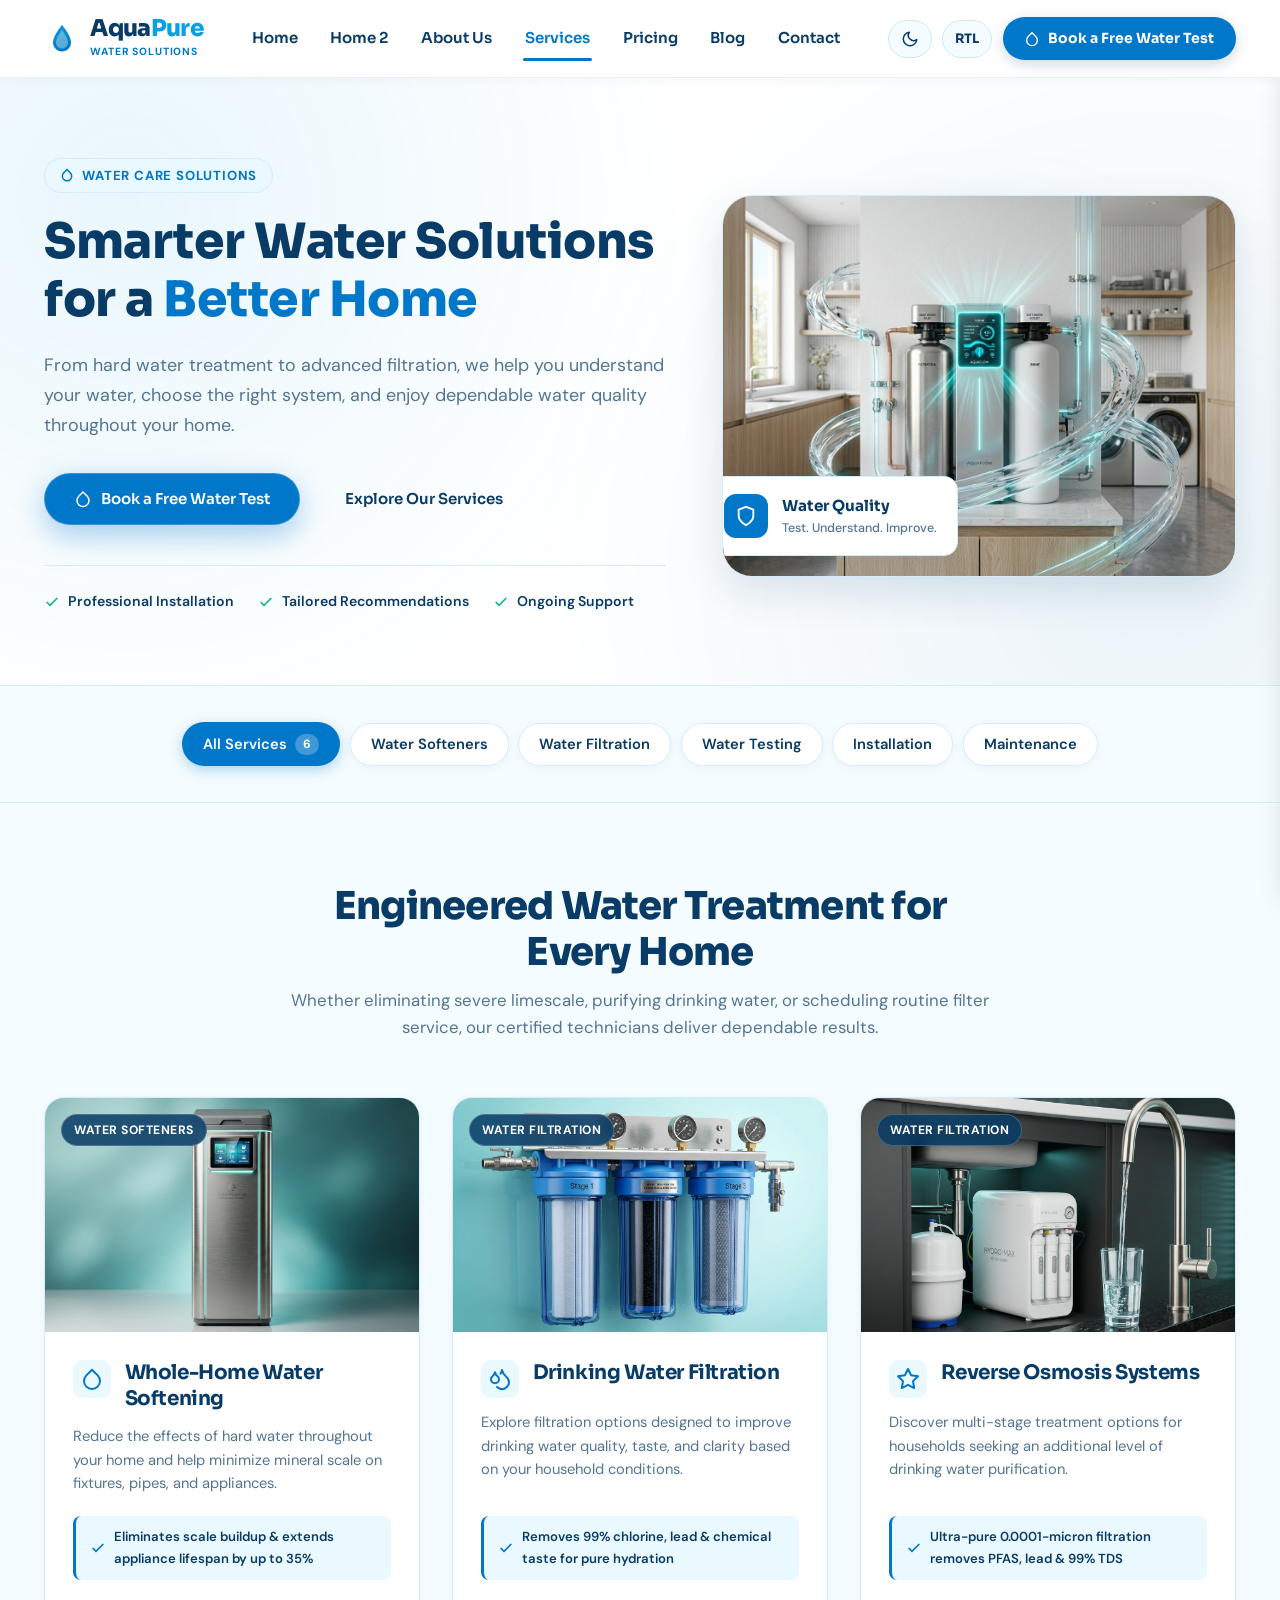
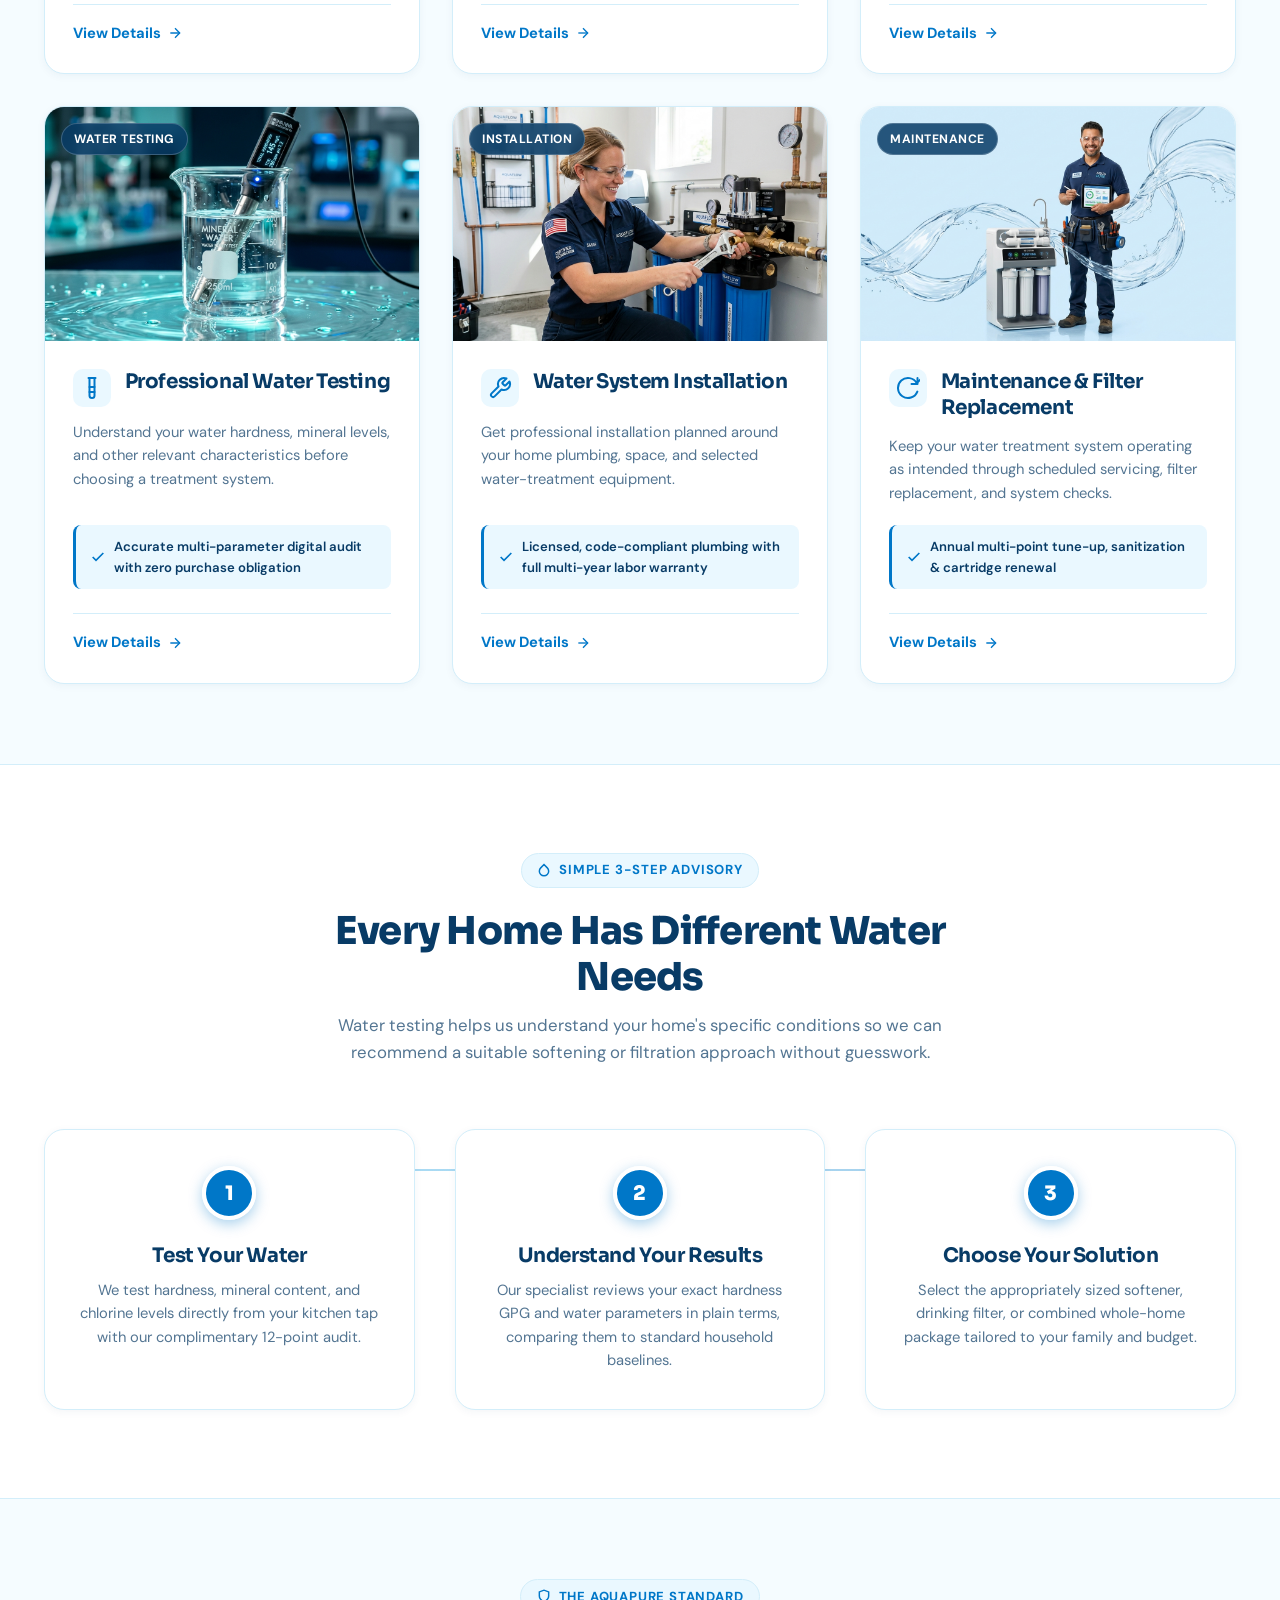
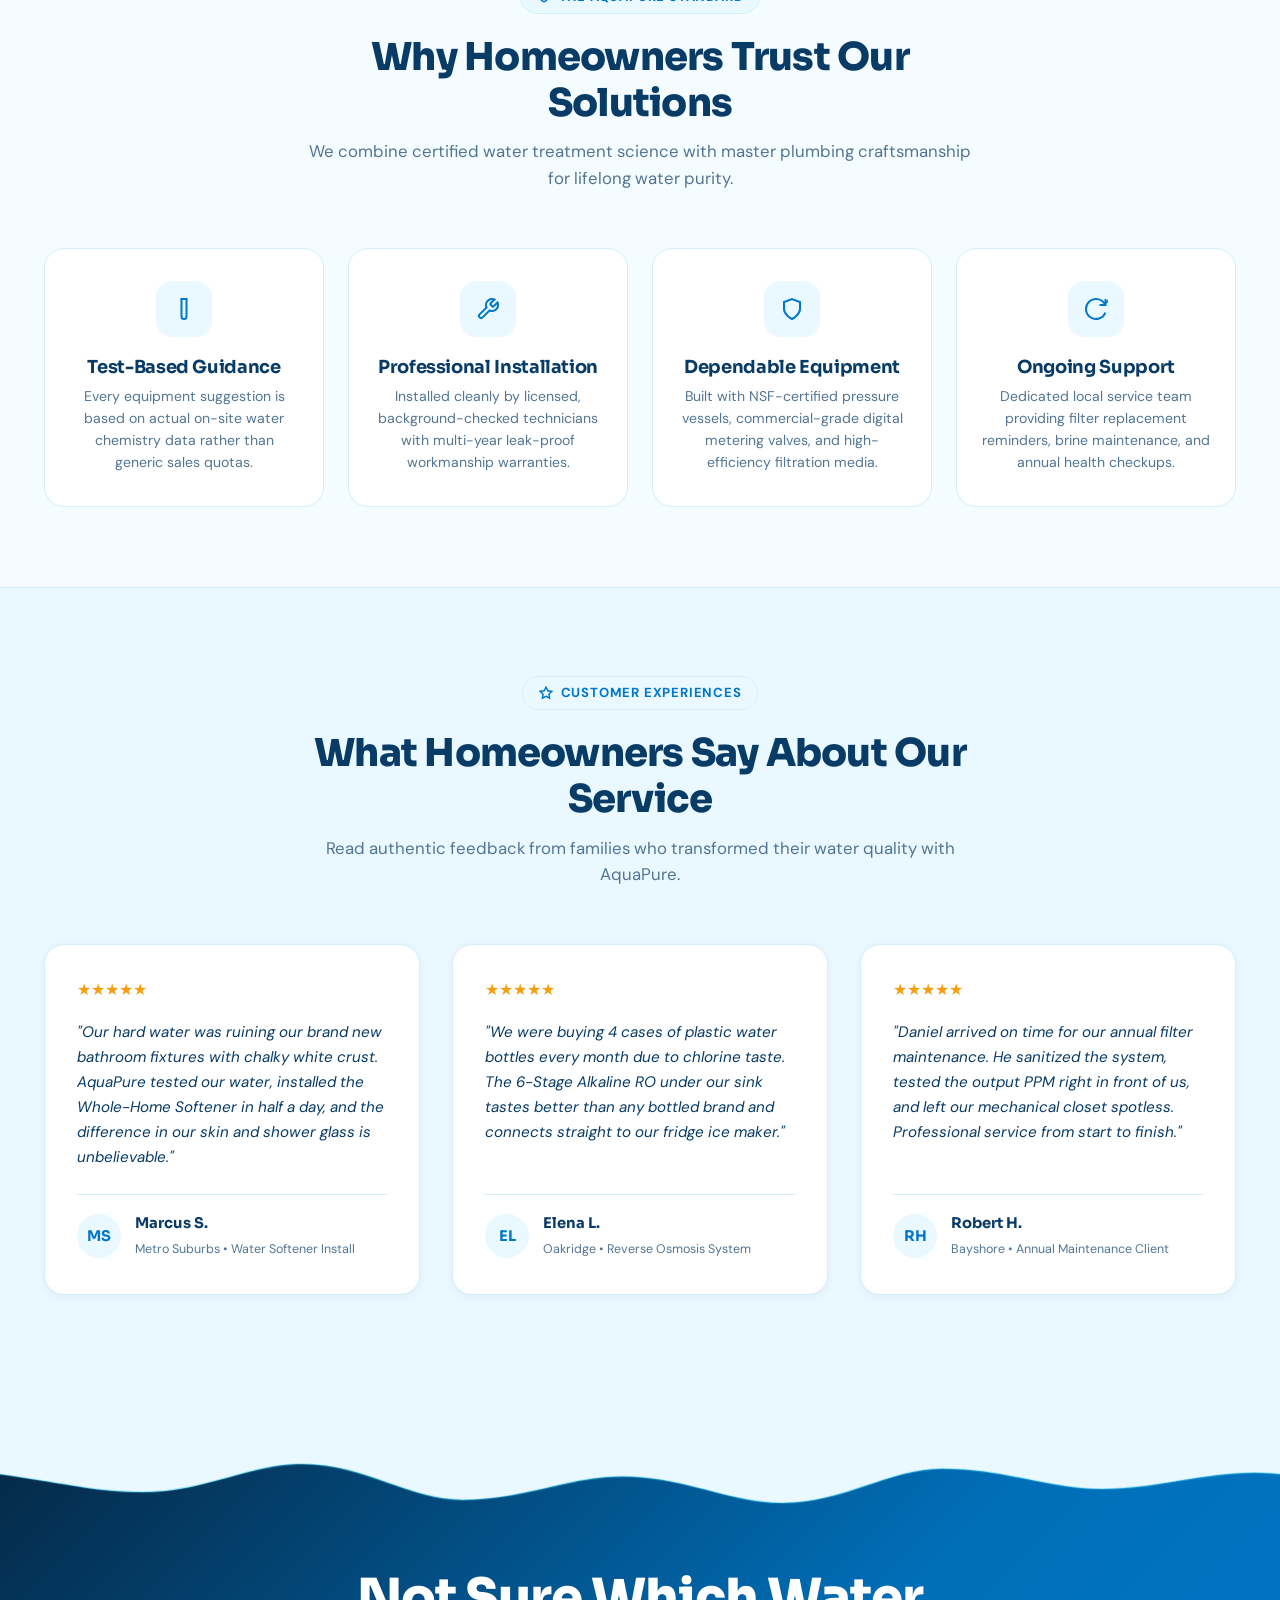
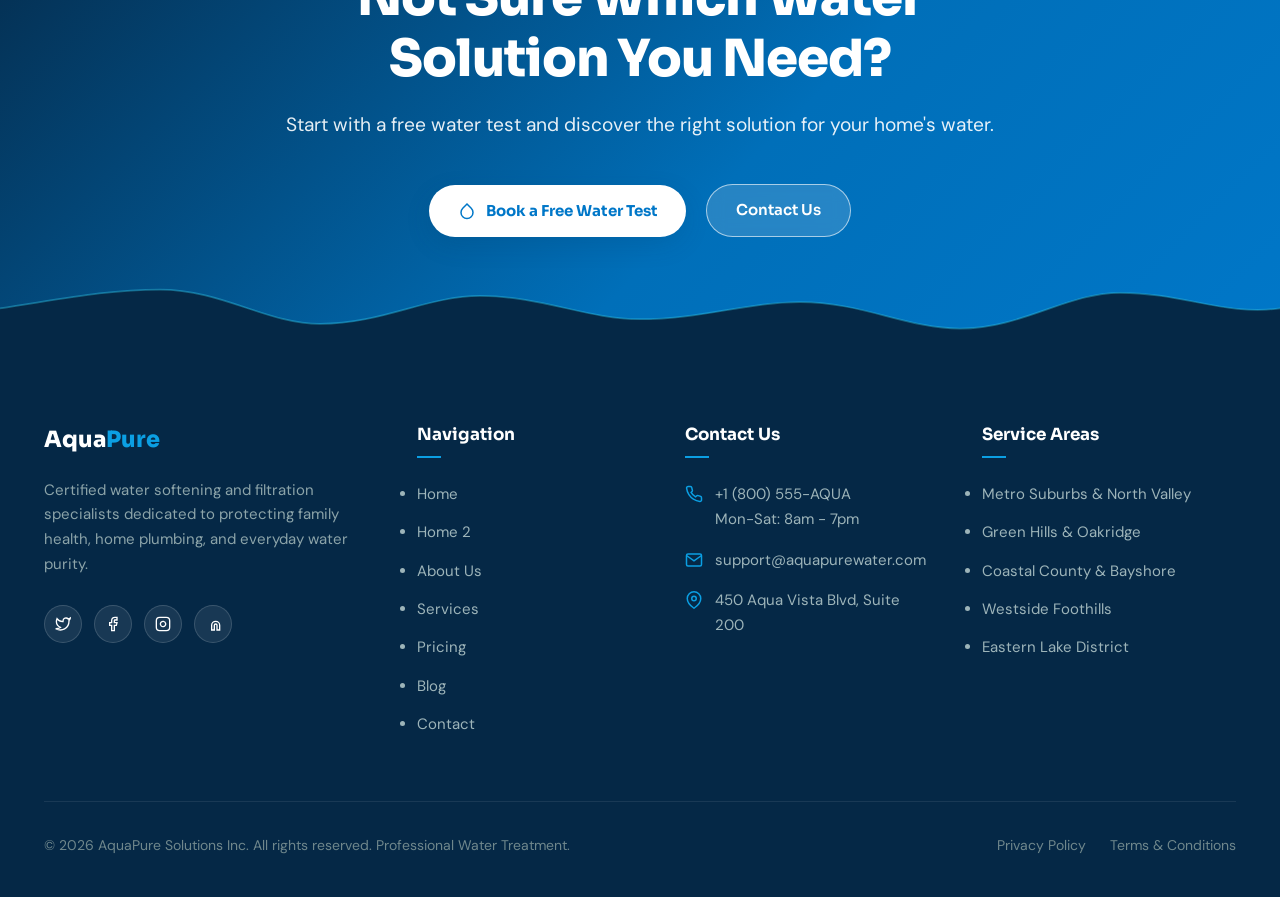
<file: services.html>
<!DOCTYPE html>
<html lang="en" dir="ltr">

<head>
  <meta charset="UTF-8">
  <meta name="viewport" content="width=device-width, initial-scale=1.0">
  <meta name="description"
    content="Explore AquaPure water softening and advanced filtration services. From whole-home softening to reverse osmosis drinking water, find the right solution for your home.">
  <meta name="theme-color" content="#0077C8">
  <link rel="icon" type="image/svg+xml" href="assets/aquapure-favicon.svg">
  <title>Water Solutions &amp; Filtration Services | AquaPure Water Solutions</title>
  <link rel="preconnect" href="https://fonts.googleapis.com">
  <link rel="preconnect" href="https://fonts.gstatic.com" crossorigin>
  <link
    href="https://fonts.googleapis.com/css2?family=DM+Sans:ital,opsz,wght@0,9..40,300..800;1,9..40,300..800&family=Sora:wght@400;500;600;700;800&display=swap"
    rel="stylesheet">
  <link rel="stylesheet" href="css/style.css">
  <link rel="stylesheet" href="css/services.css">
</head>

<body>
  <!-- SITE HEADER -->
  <header class="site-header" id="siteHeader">
    <div class="container">
      <div class="header-inner">
        <a href="index.html" class="brand-logo" aria-label="AquaPure Home">
          <svg class="logo-icon-svg" viewBox="0 0 36 36" fill="none">
            <path d="M18 4C18 4 9 14.5 9 21.5C9 26.47 13.03 30.5 18 30.5C22.97 30.5 27 26.47 27 21.5C27 14.5 18 4 18 4Z"
              fill="url(#lg_services_head)" />
            <path
              d="M18 9C18 9 12 16.5 12 21.5C12 24.8 14.69 27.5 18 27.5C21.31 27.5 24 24.8 24 21.5C24 16.5 18 9 18 9Z"
              fill="#FFFFFF" fill-opacity="0.35" />
            <defs>
              <linearGradient id="lg_services_head" x1="9" y1="4" x2="27" y2="30.5" gradientUnits="userSpaceOnUse">
                <stop stop-color="#0B9FE3" />
                <stop offset="1" stop-color="#006FB9" />
              </linearGradient>
            </defs>
          </svg>
          <div class="logo-text-group">
            <span class="brand-title">Aqua<span>Pure</span></span>
            <span class="brand-sub">Water Solutions</span>
          </div>
        </a>
        <nav class="nav-menu" aria-label="Main Navigation">
          <a href="index.html" class="nav-link">Home</a>
          <a href="home-2.html" class="nav-link">Home 2</a>
          <a href="about.html" class="nav-link">About Us</a>
          <a href="services.html" class="nav-link active">Services</a>
          <a href="pricing.html" class="nav-link">Pricing</a>
          <a href="blog.html" class="nav-link">Blog</a>
          <a href="contact.html" class="nav-link">Contact</a>
        </nav>
        <div class="header-actions">
          <button class="header-action-btn" id="themeToggleBtn" aria-label="Toggle dark mode" title="Toggle theme">
            <svg id="themeIcon" width="18" height="18" viewBox="0 0 24 24" fill="none" stroke="currentColor"
              stroke-width="2" stroke-linecap="round" stroke-linejoin="round">
              <path d="M21 12.79A9 9 0 1 1 11.21 3 7 7 0 0 0 21 12.79z"></path>
            </svg>
          </button>
          <button class="header-action-btn" id="dirToggleBtn" aria-label="Toggle text direction" title="Switch LTR/RTL">
            <span id="dirLabel">RTL</span>
          </button>
          <a href="#testBookingModal" class="header-cta-pill trigger-water-test">
            <svg width="16" height="16" viewBox="0 0 24 24" fill="none" stroke="currentColor" stroke-width="2">
              <path d="M12 2.69l5.66 5.66a8 8 0 1 1-11.31 0z"></path>
            </svg>
            Book a Free Water Test
          </a>
          <button class="hamburger-btn" id="hamburgerBtn" aria-label="Open mobile menu" aria-expanded="false">
            <span class="hamburger-line"></span>
            <span class="hamburger-line"></span>
            <span class="hamburger-line"></span>
          </button>
        </div>
      </div>
    </div>
  </header>

  <!-- MOBILE NAVIGATION DRAWER -->
  <div class="mobile-nav-overlay" id="mobileNavOverlay"></div>
  <div class="mobile-nav-drawer" id="mobileNavDrawer">
    <div>
      <div class="mobile-links">
        <a href="index.html" class="mobile-link">Home <span>&rarr;</span></a>
        <a href="home-2.html" class="mobile-link">Home 2 <span>&rarr;</span></a>
        <a href="about.html" class="mobile-link">About Us <span>&rarr;</span></a>
        <a href="services.html" class="mobile-link active">Services <span>&rarr;</span></a>
        <a href="pricing.html" class="mobile-link">Pricing <span>&rarr;</span></a>
        <a href="blog.html" class="mobile-link">Blog <span>&rarr;</span></a>
        <a href="contact.html" class="mobile-link">Contact <span>&rarr;</span></a>
      </div>
    </div>
    <div class="mobile-drawer-footer">
      <button class="mobile-drawer-toggle" id="mobileThemeToggleBtn">
        <span id="mobileThemeIcon">
          <svg width="16" height="16" viewBox="0 0 24 24" fill="none" stroke="currentColor" stroke-width="2">
            <path d="M21 12.79A9 9 0 1 1 11.21 3 7 7 0 0 0 21 12.79z"></path>
          </svg>
        </span>
        <span id="themeText">Dark Mode</span>
      </button>
      <button class="mobile-drawer-toggle" id="mobileDirToggleBtn">
        <span id="mobileDirLabel">Switch to RTL</span>
      </button>
    </div>
  </div>

  <main>
    <!-- SECTION A: SERVICES HERO -->
    <section class="services-hero-section">
      <div class="container">
        <div class="services-hero-grid">
          <div class="services-hero-content">
            <div class="services-badge-pill">
              <svg width="14" height="14" viewBox="0 0 24 24" fill="none" stroke="currentColor" stroke-width="2.5">
                <path d="M12 2.69l5.66 5.66a8 8 0 1 1-11.31 0z"></path>
              </svg>
              WATER CARE SOLUTIONS
            </div>
            <h1 class="services-hero-title">
              Smarter Water Solutions for a <span>Better Home</span>
            </h1>
            <p class="services-hero-desc">
              From hard water treatment to advanced filtration, we help you understand your water, choose the right system, and enjoy dependable water quality throughout your home.
            </p>
            <div class="services-hero-actions">
              <a href="#testBookingModal" class="btn btn-blue trigger-water-test">
                <svg width="18" height="18" viewBox="0 0 24 24" fill="none" stroke="currentColor" stroke-width="2">
                  <path d="M12 2.69l5.66 5.66a8 8 0 1 1-11.31 0z"></path>
                </svg>
                Book a Free Water Test
              </a>
              <a href="#servicesListingSection" id="exploreServicesBtn" class="btn btn-outline-blue">
                Explore Our Services
              </a>
            </div>
            <div class="services-hero-trust-row">
              <div class="services-trust-item">
                <svg width="16" height="16" viewBox="0 0 24 24" fill="none" stroke="currentColor" stroke-width="2.5"><polyline points="20 6 9 17 4 12"/></svg>
                <span>Professional Installation</span>
              </div>
              <div class="services-trust-item">
                <svg width="16" height="16" viewBox="0 0 24 24" fill="none" stroke="currentColor" stroke-width="2.5"><polyline points="20 6 9 17 4 12"/></svg>
                <span>Tailored Recommendations</span>
              </div>
              <div class="services-trust-item">
                <svg width="16" height="16" viewBox="0 0 24 24" fill="none" stroke="currentColor" stroke-width="2.5"><polyline points="20 6 9 17 4 12"/></svg>
                <span>Ongoing Support</span>
              </div>
            </div>
          </div>

          <div class="services-hero-visual">
            <div class="services-glow-bg"></div>
            <div class="services-visual-wrap">
              <img src="assets/images/hero_water_system.jpg" alt="Modern home water softening and filtration system" class="services-hero-img">
              <div class="floating-quality-card">
                <div class="floating-card-icon">
                  <svg width="22" height="22" viewBox="0 0 24 24" fill="none" stroke="currentColor" stroke-width="2"><path d="M12 22s8-4 8-10V5l-8-3-8 3v7c0 6 8 10 8 10z"/></svg>
                </div>
                <div class="floating-card-text">
                  <strong>Water Quality</strong>
                  <span>Test. Understand. Improve.</span>
                </div>
              </div>
            </div>
          </div>
        </div>
      </div>
    </section>

    <!-- SECTION B: SERVICE CATEGORY FILTERS -->
    <section class="services-filter-section" id="servicesFilterSection" aria-label="Service Category Filters">
      <div class="container">
        <div class="services-filter-bar" role="tablist">
          <button class="services-filter-btn active" data-filter="all" role="tab" aria-selected="true">
            All Services <span class="filter-count-badge">6</span>
          </button>
          <button class="services-filter-btn" data-filter="softeners" role="tab" aria-selected="false">
            Water Softeners
          </button>
          <button class="services-filter-btn" data-filter="filtration" role="tab" aria-selected="false">
            Water Filtration
          </button>
          <button class="services-filter-btn" data-filter="testing" role="tab" aria-selected="false">
            Water Testing
          </button>
          <button class="services-filter-btn" data-filter="installation" role="tab" aria-selected="false">
            Installation
          </button>
          <button class="services-filter-btn" data-filter="maintenance" role="tab" aria-selected="false">
            Maintenance
          </button>
        </div>
      </div>
    </section>

    <!-- SECTION C: SERVICES GRID (EXACTLY 6 SERVICES) -->
    <section class="services-grid-section" id="servicesListingSection">
      <div class="container">
        <div class="services-grid-header">
          <h2 class="services-grid-title">Engineered Water Treatment for Every Home</h2>
          <p class="services-grid-subtitle">
            Whether eliminating severe limescale, purifying drinking water, or scheduling routine filter service, our certified technicians deliver dependable results.
          </p>
        </div>

        <div class="services-grid" id="servicesGrid">
          <!-- Rendered dynamically by js/services.js -->
        </div>
      </div>
    </section>

    <!-- SECTION D: HOW TO CHOOSE THE RIGHT SERVICE -->
    <section class="choose-service-section">
      <div class="container">
        <div class="choose-header">
          <div class="services-badge-pill">
            <svg width="14" height="14" viewBox="0 0 24 24" fill="none" stroke="currentColor" stroke-width="2.5">
              <path d="M12 2.69l5.66 5.66a8 8 0 1 1-11.31 0z"></path>
            </svg>
            SIMPLE 3-STEP ADVISORY
          </div>
          <h2 class="choose-title">Every Home Has Different Water Needs</h2>
          <p class="choose-desc">
            Water testing helps us understand your home's specific conditions so we can recommend a suitable softening or filtration approach without guesswork.
          </p>
        </div>

        <div class="choose-steps-grid">
          <div class="choose-step-card">
            <div class="step-num-badge">1</div>
            <h3 class="step-card-title">Test Your Water</h3>
            <p class="step-card-desc">
              We test hardness, mineral content, and chlorine levels directly from your kitchen tap with our complimentary 12-point audit.
            </p>
          </div>

          <div class="choose-step-card">
            <div class="step-num-badge">2</div>
            <h3 class="step-card-title">Understand Your Results</h3>
            <p class="step-card-desc">
              Our specialist reviews your exact hardness GPG and water parameters in plain terms, comparing them to standard household baselines.
            </p>
          </div>

          <div class="choose-step-card">
            <div class="step-num-badge">3</div>
            <h3 class="step-card-title">Choose Your Solution</h3>
            <p class="step-card-desc">
              Select the appropriately sized softener, drinking filter, or combined whole-home package tailored to your family and budget.
            </p>
          </div>
        </div>
      </div>
    </section>

    <!-- SECTION E: WHY CHOOSE AQUAPURE -->
    <section class="why-services-section">
      <div class="container">
        <div class="why-services-header">
          <div class="services-badge-pill">
            <svg width="14" height="14" viewBox="0 0 24 24" fill="none" stroke="currentColor" stroke-width="2.5">
              <path d="M12 22s8-4 8-10V5l-8-3-8 3v7c0 6 8 10 8 10z"></path>
            </svg>
            THE AQUAPURE STANDARD
          </div>
          <h2 class="choose-title">Why Homeowners Trust Our Solutions</h2>
          <p class="choose-desc">
            We combine certified water treatment science with master plumbing craftsmanship for lifelong water purity.
          </p>
        </div>

        <div class="why-services-grid">
          <div class="why-service-card">
            <div class="why-icon-box">
              <svg width="24" height="24" viewBox="0 0 24 24" fill="none" stroke="currentColor" stroke-width="2"><path d="M14.5 2v17.5c0 1.4-1.1 2.5-2.5 2.5s-2.5-1.1-2.5-2.5V2"/><path d="M8.5 2h7"/></svg>
            </div>
            <h3 class="why-title">Test-Based Guidance</h3>
            <p class="why-desc">
              Every equipment suggestion is based on actual on-site water chemistry data rather than generic sales quotas.
            </p>
          </div>

          <div class="why-service-card">
            <div class="why-icon-box">
              <svg width="24" height="24" viewBox="0 0 24 24" fill="none" stroke="currentColor" stroke-width="2"><path d="M14.7 6.3a1 1 0 0 0 0 1.4l1.6 1.6a1 1 0 0 0 1.4 0l3.77-3.77a6 6 0 0 1-7.94 7.94l-6.91 6.91a2.12 2.12 0 0 1-3-3l6.91-6.91a6 6 0 0 1 7.94-7.94l-3.76 3.76z"/></svg>
            </div>
            <h3 class="why-title">Professional Installation</h3>
            <p class="why-desc">
              Installed cleanly by licensed, background-checked technicians with multi-year leak-proof workmanship warranties.
            </p>
          </div>

          <div class="why-service-card">
            <div class="why-icon-box">
              <svg width="24" height="24" viewBox="0 0 24 24" fill="none" stroke="currentColor" stroke-width="2"><path d="M12 22s8-4 8-10V5l-8-3-8 3v7c0 6 8 10 8 10z"/></svg>
            </div>
            <h3 class="why-title">Dependable Equipment</h3>
            <p class="why-desc">
              Built with NSF-certified pressure vessels, commercial-grade digital metering valves, and high-efficiency filtration media.
            </p>
          </div>

          <div class="why-service-card">
            <div class="why-icon-box">
              <svg width="24" height="24" viewBox="0 0 24 24" fill="none" stroke="currentColor" stroke-width="2"><path d="M21.5 2v6h-6M21.34 15.57a10 10 0 1 1-.57-8.38l5.67-5.67"/></svg>
            </div>
            <h3 class="why-title">Ongoing Support</h3>
            <p class="why-desc">
              Dedicated local service team providing filter replacement reminders, brine maintenance, and annual health checkups.
            </p>
          </div>
        </div>
      </div>
    </section>

    <!-- SECTION F: TESTIMONIALS -->
    <section class="services-testimonials-section">
      <div class="container">
        <div class="testimonials-header">
          <div class="services-badge-pill">
            <svg width="14" height="14" viewBox="0 0 24 24" fill="none" stroke="currentColor" stroke-width="2.5">
              <polygon points="12 2 15.09 8.26 22 9.27 17 14.14 18.18 21.02 12 17.77 5.82 21.02 7 14.14 2 9.27 8.91 8.26 12 2"></polygon>
            </svg>
            CUSTOMER EXPERIENCES
          </div>
          <h2 class="choose-title">What Homeowners Say About Our Service</h2>
          <p class="choose-desc">
            Read authentic feedback from families who transformed their water quality with AquaPure.
          </p>
        </div>

        <div class="testimonials-grid">
          <div class="service-testimonial-card">
            <div class="testimonial-stars-row">
              &#9733;&#9733;&#9733;&#9733;&#9733;
            </div>
            <p class="testimonial-quote-text">
              "Our hard water was ruining our brand new bathroom fixtures with chalky white crust. AquaPure tested our water, installed the Whole-Home Softener in half a day, and the difference in our skin and shower glass is unbelievable."
            </p>
            <div class="testimonial-author-row">
              <div class="author-avatar">MS</div>
              <div class="author-info">
                <strong>Marcus S.</strong>
                <span>Metro Suburbs &bull; Water Softener Install</span>
              </div>
            </div>
          </div>

          <div class="service-testimonial-card">
            <div class="testimonial-stars-row">
              &#9733;&#9733;&#9733;&#9733;&#9733;
            </div>
            <p class="testimonial-quote-text">
              "We were buying 4 cases of plastic water bottles every month due to chlorine taste. The 6-Stage Alkaline RO under our sink tastes better than any bottled brand and connects straight to our fridge ice maker."
            </p>
            <div class="testimonial-author-row">
              <div class="author-avatar">EL</div>
              <div class="author-info">
                <strong>Elena L.</strong>
                <span>Oakridge &bull; Reverse Osmosis System</span>
              </div>
            </div>
          </div>

          <div class="service-testimonial-card">
            <div class="testimonial-stars-row">
              &#9733;&#9733;&#9733;&#9733;&#9733;
            </div>
            <p class="testimonial-quote-text">
              "Daniel arrived on time for our annual filter maintenance. He sanitized the system, tested the output PPM right in front of us, and left our mechanical closet spotless. Professional service from start to finish."
            </p>
            <div class="testimonial-author-row">
              <div class="author-avatar">RH</div>
              <div class="author-info">
                <strong>Robert H.</strong>
                <span>Bayshore &bull; Annual Maintenance Client</span>
              </div>
            </div>
          </div>
        </div>
      </div>
    </section>

    <!-- ==========================================================================
         MAIN CTA (Exact Home 1 Deep Water Blue Banner with Organic Waves)
         ========================================================================== -->
    <section class="main-cta-section" id="mainCTA">
      
      <!-- Animated Top Water-Wave Boundary -->
      <div class="cta-wave-top-wrap" aria-hidden="true">
        <svg class="cta-wave-svg cta-wave-top-svg" viewBox="0 0 2880 90" preserveAspectRatio="none" xmlns="http://www.w3.org/2000/svg">
          <path class="cta-wave-fill-top" d="M 0,35 C 80,48 110,58 160,58 C 230,58 280,22 340,22 C 410,22 460,68 520,68 C 590,68 640,38 700,38 C 770,38 820,72 880,72 C 950,72 1000,28 1060,28 C 1130,28 1180,54 1240,54 C 1310,54 1370,26 1440,35 C 1520,48 1550,58 1600,58 C 1670,58 1720,22 1780,22 C 1850,22 1900,68 1960,68 C 2030,68 2080,38 2140,38 C 2210,38 2260,72 2320,72 C 2390,72 2440,28 2500,28 C 2570,28 2620,54 2680,54 C 2750,54 2810,26 2880,35 L 2880,0 L 0,0 Z"/>
          <path class="cta-wave-highlight" d="M 0,35 C 80,48 110,58 160,58 C 230,58 280,22 340,22 C 410,22 460,68 520,68 C 590,68 640,38 700,38 C 770,38 820,72 880,72 C 950,72 1000,28 1060,28 C 1130,28 1180,54 1240,54 C 1310,54 1370,26 1440,35 C 1520,48 1550,58 1600,58 C 1670,58 1720,22 1780,22 C 1850,22 1900,68 1960,68 C 2030,68 2080,38 2140,38 C 2210,38 2260,72 2320,72 C 2390,72 2440,28 2500,28 C 2570,28 2620,54 2680,54 C 2750,54 2810,26 2880,35"/>
        </svg>
      </div>

      <!-- Animated Bottom Water-Wave Boundary -->
      <div class="cta-wave-bottom-wrap" aria-hidden="true">
        <svg class="cta-wave-svg cta-wave-bottom-svg" viewBox="0 0 2880 90" preserveAspectRatio="none" xmlns="http://www.w3.org/2000/svg">
          <path class="cta-wave-fill-bottom" d="M 0,48 C 70,36 120,24 180,24 C 250,24 300,68 360,68 C 430,68 480,32 540,32 C 610,32 660,62 720,62 C 790,62 840,40 900,40 C 970,40 1020,74 1080,74 C 1150,74 1200,28 1260,28 C 1330,28 1380,58 1440,48 C 1510,36 1560,24 1620,24 C 1690,24 1740,68 1800,68 C 1870,68 1920,32 1980,32 C 2050,32 2100,62 2160,62 C 2230,62 2280,40 2340,40 C 2410,40 2460,74 2520,74 C 2590,74 2640,28 2700,28 C 2770,28 2820,58 2880,48 L 2880,90 L 0,90 Z"/>
          <path class="cta-wave-highlight" d="M 0,48 C 70,36 120,24 180,24 C 250,24 300,68 360,68 C 430,68 480,32 540,32 C 610,32 660,62 720,62 C 790,62 840,40 900,40 C 970,40 1020,74 1080,74 C 1150,74 1200,28 1260,28 C 1330,28 1380,58 1440,48 C 1510,36 1560,24 1620,24 C 1690,24 1740,68 1800,68 C 1870,68 1920,32 1980,32 C 2050,32 2100,62 2160,62 C 2230,62 2280,40 2340,40 C 2410,40 2460,74 2520,74 C 2590,74 2640,28 2700,28 C 2770,28 2820,58 2880,48"/>
        </svg>
      </div>

      <div class="container">
        <div class="cta-inner">
          <h2 class="cta-title">Not Sure Which Water Solution You Need?</h2>
          <p class="cta-desc">
            Start with a free water test and discover the right solution for your home's water.
          </p>

          <div class="cta-buttons-wrap">
            <button class="btn btn-white trigger-water-test">
              <svg width="18" height="18" viewBox="0 0 24 24" fill="none" stroke="currentColor" stroke-width="2">
                <path d="M12 2.69l5.66 5.66a8 8 0 1 1-11.31 0z"></path>
              </svg>
              Book a Free Water Test
            </button>
            <a href="contact.html" class="btn btn-white-outline">
              Contact Us
            </a>
          </div>
        </div>
      </div>
    </section>
  </main>

  <!-- ==========================================================================
       FOOTER (Exact Home 1 Implementation)
       ========================================================================== -->
  <footer class="site-footer" id="siteFooter">
    <div class="container">
      
      <div class="footer-grid">
        
        <div class="footer-col-brand">
          <a href="index.html" class="footer-brand-title" aria-label="AquaPure Home">Aqua<span>Pure</span></a>
          <p>
            Certified water softening and filtration specialists dedicated to protecting family health, home plumbing, and everyday water purity.
          </p>
          <div class="footer-social-links">
            <a href="#siteFooter" class="social-icon-btn" aria-label="Twitter">
              <svg width="16" height="16" viewBox="0 0 24 24" fill="none" stroke="currentColor" stroke-width="2"><path d="M23 3a10.9 10.9 0 0 1-3.14 1.53 4.48 4.48 0 0 0-7.86 3v1A10.66 10.66 0 0 1 3 4s-4 9 5 13a11.64 11.64 0 0 1-7 2c9 5 20 0 20-11.5a4.5 4.5 0 0 0-.08-.83A7.72 7.72 0 0 0 23 3z"/></svg>
            </a>
            <a href="#siteFooter" class="social-icon-btn" aria-label="Facebook">
              <svg width="16" height="16" viewBox="0 0 24 24" fill="none" stroke="currentColor" stroke-width="2"><path d="M18 2h-3a5 5 0 0 0-5 5v3H7v4h3v8h4v-8h3l1-4h-4V7a1 1 0 0 1 1-1h3z"/></svg>
            </a>
            <a href="#siteFooter" class="social-icon-btn" aria-label="Instagram">
              <svg width="16" height="16" viewBox="0 0 24 24" fill="none" stroke="currentColor" stroke-width="2"><rect x="2" y="2" width="20" height="20" rx="5" ry="5"/><path d="M16 11.37A4 4 0 1 1 12.63 8 4 4 0 0 1 16 11.37z"/></svg>
            </a>
            <a href="#siteFooter" class="social-icon-btn" aria-label="LinkedIn">
              <svg width="16" height="16" viewBox="0 0 24 24" fill="none" stroke="currentColor" stroke-width="2"><path d="M16 8a6 6 0 0 1 6 6v7h-4v-7a2 2 0 0 0-2-2 2 2 0 0 0-2 2v7h-4v-7a6 6 0 0 1 6-6z"/></svg>
            </a>
          </div>
        </div>

        <div>
          <div class="footer-heading">Navigation</div>
          <ul class="footer-links-list">
            <li><a href="index.html" class="footer-link-item">Home</a></li>
            <li><a href="home-2.html" class="footer-link-item">Home 2</a></li>
            <li><a href="about.html" class="footer-link-item">About Us</a></li>
            <li><a href="services.html" class="footer-link-item">Services</a></li>
            <li><a href="pricing.html" class="footer-link-item">Pricing</a></li>
            <li><a href="blog.html" class="footer-link-item">Blog</a></li>
            <li><a href="contact.html" class="footer-link-item">Contact</a></li>
          </ul>
        </div>

        <div>
          <div class="footer-heading">Contact Us</div>
          <div class="footer-contact-item">
            <svg width="18" height="18" viewBox="0 0 24 24" fill="none" stroke="currentColor" stroke-width="2"><path d="M22 16.92v3a2 2 0 0 1-2.18 2 19.79 19.79 0 0 1-8.63-3.07 19.5 19.5 0 0 1-6-6 19.79 19.79 0 0 1-3.07-8.67A2 2 0 0 1 4.11 2h3a2 2 0 0 1 2 1.72 12.84 12.84 0 0 0 .7 2.81 2 2 0 0 1-.45 2.11L8.09 9.91a16 16 0 0 0 6 6l1.27-1.27a2 2 0 0 1 2.11-.45 12.84 12.84 0 0 0 2.81.7A2 2 0 0 1 22 16.92z"/></svg>
            <span>+1 (800) 555-AQUA<br>Mon-Sat: 8am - 7pm</span>
          </div>
          <div class="footer-contact-item">
            <svg width="18" height="18" viewBox="0 0 24 24" fill="none" stroke="currentColor" stroke-width="2"><path d="M4 4h16c1.1 0 2 .9 2 2v12c0 1.1-.9 2-2 2H4c-1.1 0-2-.9-2-2V6c0-1.1.9-2 2-2z"/><polyline points="22,6 12,13 2,6"/></svg>
            <span>support@aquapurewater.com</span>
          </div>
          <div class="footer-contact-item">
            <svg width="18" height="18" viewBox="0 0 24 24" fill="none" stroke="currentColor" stroke-width="2"><path d="M21 10c0 7-9 13-9 13s-9-6-9-13a9 9 0 0 1 18 0z"/><circle cx="12" cy="10" r="3"/></svg>
            <span>450 Aqua Vista Blvd, Suite 200</span>
          </div>
        </div>

        <div>
          <div class="footer-heading">Service Areas</div>
          <ul class="footer-links-list">
            <li><span class="footer-link-item">Metro Suburbs &amp; North Valley</span></li>
            <li><span class="footer-link-item">Green Hills &amp; Oakridge</span></li>
            <li><span class="footer-link-item">Coastal County &amp; Bayshore</span></li>
            <li><span class="footer-link-item">Westside Foothills</span></li>
            <li><span class="footer-link-item">Eastern Lake District</span></li>
          </ul>
        </div>

      </div>

      <div class="footer-bottom-bar">
        <div>
          &copy; 2026 AquaPure Solutions Inc. All rights reserved. Professional Water Treatment.
        </div>
        <div class="footer-bottom-links">
          <a href="#siteFooter">Privacy Policy</a>
          <a href="#siteFooter">Terms &amp; Conditions</a>
        </div>
      </div>

    </div>
  </footer>

  <!-- BOOKING MODAL -->
  <div class="modal-overlay" id="testBookingModal" role="dialog" aria-modal="true" aria-labelledby="modalTitleServices">
    <div class="modal-dialog">
      <div class="modal-header">
        <h3 id="modalTitleServices">Book Your Free Water Test</h3>
        <button class="modal-close-btn" id="closeModalBtn" aria-label="Close modal">
          <svg width="18" height="18" viewBox="0 0 24 24" fill="none" stroke="currentColor" stroke-width="2">
            <line x1="18" y1="6" x2="6" y2="18" />
            <line x1="6" y1="6" x2="18" y2="18" />
          </svg>
        </button>
      </div>
      <div class="modal-body">
        <form id="bookingForm">
          <div class="form-row-2">
            <div class="form-group">
              <label class="form-label" for="fullName">Full Name</label>
              <input type="text" id="fullName" class="form-control" placeholder="e.g. John Smith" required>
            </div>
            <div class="form-group">
              <label class="form-label" for="phoneNum">Phone Number</label>
              <input type="tel" id="phoneNum" class="form-control" placeholder="(555) 000-0000" required>
            </div>
          </div>
          <div class="form-group">
            <label class="form-label" for="emailAddr">Email Address</label>
            <input type="email" id="emailAddr" class="form-control" placeholder="john@example.com" required>
          </div>
          <div class="form-group">
            <label class="form-label" for="waterIssue">Primary Water Concern</label>
            <select id="waterIssue" class="form-control">
              <option value="hard-water">Hard water / Scale buildup on faucets</option>
              <option value="taste-odor">Bad taste, chlorine or sulfur odor</option>
              <option value="skin-hair">Dry skin and dull hair after showers</option>
              <option value="whole-home">Comprehensive whole-home testing</option>
            </select>
          </div>
          <button type="submit" class="btn btn-blue" style="width:100%;margin-top:.5rem;">Schedule In-Home Water Test</button>
        </form>
        <div class="booking-success-message" id="bookingSuccess">
          <div class="success-icon-wrap">
            <svg width="36" height="36" viewBox="0 0 24 24" fill="none" stroke="currentColor" stroke-width="3">
              <polyline points="20 6 9 17 4 12" />
            </svg>
          </div>
          <h4 class="success-title">Testing Request Received!</h4>
          <p class="success-desc">A certified AquaPure water specialist will contact you within 2 business hours.</p>
        </div>
      </div>
    </div>
  </div>

  <script src="js/services-data.js"></script>
  <script src="js/services.js"></script>

  <script src="js/main.js"></script>
</body>

</html>
</file>
<file: css/style.css>
/* ==========================================================================
   AQUAPURE - HOME WATER SOFTENER & FILTRATION INSTALLER
   Design System: Water Blue Palette (Matched to Reference UI)
   ========================================================================== */

@import url('https://fonts.googleapis.com/css2?family=DM+Sans:ital,opsz,wght@0,9..40,300..800;1,9..40,300..800&family=Sora:wght@400;500;600;700;800&display=swap');

:root {
  /* Water Blue Theme Palette */
  --color-primary: #0077C8;
  --color-blue-deep: #0077C8;
  --color-blue-bright: #0B9FE3;
  --color-blue-ocean: #0077C8;
  --color-blue-dark: #083B66;
  --color-blue-navy: #083B66;
  --color-blue-light: #EAF8FF;
  --color-blue-verylight: #F5FCFF;
  --color-blue-border: #CBEAF7;
  
  --color-white: #FFFFFF;
  --color-bg: #F5FCFF;
  --color-bg-alt: #FFFFFF;
  --color-bg-subtle: #EAF8FF;
  --color-card-bg: #FFFFFF;
  --color-card-subtle: #F0FAFF;
  --color-card-border: #D3EEFA;
  
  --color-text-main: #083B66;
  --color-text-navy: #083B66;
  --color-text-muted: #537592;
  --color-text-light: #8BAECB;

  /* Slider Indicator Water Blue Colors */
  --indicator-active: #0077C8;
  --indicator-inactive: rgba(255, 255, 255, 0.45);

  /* Status Colors */
  --color-success: #10B981;
  --color-warning: #F59E0B;
  --color-danger: #EF4444;

  /* Fonts */
  --font-heading: 'Sora', -apple-system, BlinkMacSystemFont, 'Segoe UI', Roboto, sans-serif;
  --font-body: 'DM Sans', -apple-system, BlinkMacSystemFont, 'Segoe UI', Roboto, sans-serif;

  /* Shadows */
  --shadow-sm: 0 2px 8px rgba(8, 59, 102, 0.05);
  --shadow-md: 0 8px 24px rgba(8, 59, 102, 0.08);
  --shadow-lg: 0 16px 40px rgba(8, 59, 102, 0.12);
  --shadow-xl: 0 24px 60px rgba(8, 59, 102, 0.18);
  --shadow-blue: 0 10px 30px rgba(0, 119, 200, 0.35);

  /* Dimensions & Radius */
  --header-height: 78px;
  --container-max: 1240px;
  --radius-sm: 8px;
  --radius-md: 14px;
  --radius-lg: 20px;
  --radius-xl: 30px;
  --radius-pill: 9999px;

  /* Transitions */
  --transition-fast: 0.2s cubic-bezier(0.4, 0, 0.2, 1);
  --transition-normal: 0.35s cubic-bezier(0.4, 0, 0.2, 1);
  --transition-smooth: 0.5s cubic-bezier(0.16, 1, 0.3, 1);
}

/* --- Dark Theme Variables --- */
[data-theme="dark"] {
  --color-primary: #0077C8;
  --color-blue-deep: #0077C8;
  --color-blue-bright: #38BDF8;
  --color-blue-ocean: #0077C8;
  --color-blue-dark: #FFFFFF;
  --color-blue-navy: #E0F2FE;
  --color-blue-light: rgba(0, 119, 200, 0.15);
  --color-blue-verylight: rgba(0, 119, 200, 0.08);
  --color-blue-border: rgba(56, 189, 248, 0.2);

  --color-bg: #051829;
  --color-bg-alt: #082138;
  --color-bg-subtle: #0C2B47;
  --color-card-bg: #0A243D;
  --color-card-subtle: #0E3050;
  --color-card-border: rgba(56, 189, 248, 0.2);

  --color-text-main: #E0F2FE;
  --color-text-navy: #FFFFFF;
  --color-text-muted: #94B8D7;
  --color-text-light: #628CAE;

  --indicator-active: #0077C8;
  --indicator-inactive: rgba(255, 255, 255, 0.3);

  --shadow-sm: 0 2px 8px rgba(0, 0, 0, 0.4);
  --shadow-md: 0 8px 24px rgba(0, 0, 0, 0.5);
  --shadow-lg: 0 16px 40px rgba(0, 0, 0, 0.6);
  --shadow-xl: 0 24px 60px rgba(0, 0, 0, 0.7);
  --shadow-blue: 0 10px 30px rgba(0, 119, 200, 0.4);
}

/* ==========================================================================
   Base & Reset
   ========================================================================== */
*, *::before, *::after {
  box-sizing: border-box;
  margin: 0;
  padding: 0;
}

html {
  font-size: 16px;
  scroll-behavior: smooth;
  -webkit-font-smoothing: antialiased;
}

body {
  font-family: var(--font-body);
  font-size: 1rem;
  line-height: 1.65;
  color: var(--color-text-main);
  background-color: var(--color-bg);
  transition: background-color var(--transition-normal), color var(--transition-normal);
  overflow-x: hidden;
  position: relative;
}

h1, h2, h3, h4, h5, h6 {
  font-family: var(--font-heading);
  color: var(--color-text-navy);
  line-height: 1.2;
  font-weight: 700;
  letter-spacing: -0.02em;
}

p {
  color: var(--color-text-muted);
}

a {
  text-decoration: none;
  color: inherit;
  transition: color var(--transition-fast);
}

img {
  max-width: 100%;
  height: auto;
  display: block;
}

button {
  font-family: var(--font-heading);
  cursor: pointer;
  border: none;
  background: none;
  outline: none;
}

.container {
  width: 100%;
  max-width: var(--container-max);
  margin-inline: auto;
  padding-inline: 1.5rem;
}

.section {
  padding-block: 5.5rem;
  position: relative;
}

.section-alt {
  background-color: var(--color-bg-alt);
}

.section-subtle {
  background-color: var(--color-bg-subtle);
}

.section-header {
  text-align: center;
  max-width: 680px;
  margin-inline: auto;
  margin-bottom: 3.5rem;
}

.section-tag {
  display: inline-flex;
  align-items: center;
  gap: 0.5rem;
  font-family: var(--font-heading);
  font-size: 0.8125rem;
  font-weight: 700;
  text-transform: uppercase;
  letter-spacing: 0.1em;
  color: var(--color-blue-deep);
  background-color: var(--color-blue-light);
  padding: 0.4rem 1.1rem;
  border-radius: var(--radius-pill);
  margin-bottom: 1rem;
  border: 1px solid var(--color-blue-border);
}

[data-theme="dark"] .section-tag {
  color: var(--color-primary);
}

.section-title {
  font-size: clamp(2rem, 3.5vw, 2.75rem);
  margin-bottom: 1rem;
  color: var(--color-text-navy);
}

.section-desc {
  font-size: 1.125rem;
  color: var(--color-text-muted);
  line-height: 1.6;
}

.grid-2 {
  display: grid;
  grid-template-columns: repeat(2, 1fr);
  gap: 3.5rem;
  align-items: center;
}

/* ==========================================================================
   Button Component System
   ========================================================================== */
.btn {
  display: inline-flex;
  align-items: center;
  justify-content: center;
  gap: 0.6rem;
  font-family: var(--font-heading);
  font-size: 0.9375rem;
  font-weight: 600;
  padding: 0.8rem 1.8rem;
  border-radius: var(--radius-pill);
  transition: all var(--transition-normal);
  text-decoration: none;
  cursor: pointer;
  white-space: nowrap;
  position: relative;
  overflow: hidden;
  z-index: 1;
}

.btn-primary,
.btn-blue {
  background: linear-gradient(135deg, var(--color-blue-deep) 0%, var(--color-blue-ocean) 100%);
  color: var(--color-white);
  box-shadow: var(--shadow-blue);
  border: 1px solid rgba(255, 255, 255, 0.2);
}

.btn-primary:hover,
.btn-blue:hover {
  background: linear-gradient(135deg, var(--color-blue-bright) 0%, var(--color-blue-deep) 100%);
  transform: translateY(-2px);
  box-shadow: 0 12px 28px rgba(11, 159, 227, 0.45);
}

.btn-white {
  background: var(--color-white);
  color: var(--color-blue-deep);
  font-weight: 700;
  box-shadow: 0 8px 24px rgba(8, 59, 102, 0.15);
}

.btn-white:hover {
  background: var(--color-blue-light);
  transform: translateY(-2px);
  box-shadow: 0 12px 30px rgba(8, 59, 102, 0.22);
}

.btn-secondary {
  background: var(--color-card-bg);
  color: var(--color-text-navy);
  border: 1.5px solid var(--color-blue-border);
  box-shadow: var(--shadow-sm);
}

.btn-secondary:hover {
  background: var(--color-blue-light);
  color: var(--color-blue-deep);
  border-color: var(--color-blue-bright);
  transform: translateY(-2px);
}

.btn-white-outline {
  background: rgba(255, 255, 255, 0.15);
  color: var(--color-white);
  border: 1.5px solid rgba(255, 255, 255, 0.6);
  backdrop-filter: blur(8px);
}

.btn-white-outline:hover {
  background: rgba(255, 255, 255, 0.3);
  border-color: var(--color-white);
  transform: translateY(-2px);
}

.btn-sm {
  padding: 0.6rem 1.3rem;
  font-size: 0.875rem;
}

/* ==========================================================================
   HEADER / NAVIGATION (Exact Match to Reference Style)
   ========================================================================== */
.site-header {
  position: sticky;
  top: 0;
  left: 0;
  right: 0;
  height: var(--header-height);
  background: var(--color-white);
  border-bottom: 1px solid rgba(8, 59, 102, 0.08);
  box-shadow: 0 2px 12px rgba(8, 59, 102, 0.04);
  z-index: 1000;
  transition: all var(--transition-normal);
  display: flex;
  align-items: center;
}

[data-theme="dark"] .site-header {
  background: #082138;
  border-bottom: 1px solid rgba(56, 189, 248, 0.15);
}

.site-header.scrolled {
  box-shadow: 0 6px 20px rgba(8, 59, 102, 0.09);
}

.header-inner {
  display: flex;
  align-items: center;
  justify-content: space-between;
  width: 100%;
}

/* Brand Logo (Left) */
.brand-logo {
  display: flex;
  align-items: center;
  gap: 0.65rem;
  text-decoration: none;
}

.logo-icon-svg {
  width: 36px;
  height: 36px;
  flex-shrink: 0;
}

.logo-text-group {
  display: flex;
  flex-direction: column;
}

.brand-title {
  font-family: var(--font-heading);
  font-size: 1.45rem;
  font-weight: 800;
  color: #083B66;
  letter-spacing: -0.03em;
  line-height: 1;
}

[data-theme="dark"] .brand-title {
  color: #FFFFFF;
}

.brand-title span {
  color: var(--color-blue-bright);
}

.brand-sub {
  font-size: 0.65rem;
  font-weight: 700;
  text-transform: uppercase;
  letter-spacing: 0.08em;
  color: var(--color-blue-ocean);
  margin-top: 0.15rem;
}

/* Center Navigation Menu */
.nav-menu {
  display: flex;
  align-items: center;
  gap: 1.75rem;
}

.nav-link {
  font-family: var(--font-heading);
  font-size: 0.9375rem;
  font-weight: 600;
  color: #083B66;
  padding: 0.4rem 0.15rem;
  position: relative;
  transition: color var(--transition-fast);
}

[data-theme="dark"] .nav-link {
  color: #E0F2FE;
}

.nav-link:hover {
  color: var(--color-blue-deep);
}

.nav-link.active {
  color: var(--color-blue-deep);
}

[data-theme="dark"] .nav-link.active {
  color: var(--color-primary);
}

.nav-link.active::after {
  content: '';
  position: absolute;
  bottom: -4px;
  left: 0;
  right: 0;
  height: 3px;
  background: var(--color-blue-deep);
  border-radius: 2px;
}

[data-theme="dark"] .nav-link.active::after {
  background: var(--color-primary);
}

/* Right Header Actions */
.header-actions {
  display: flex;
  align-items: center;
  gap: 0.65rem;
}

.header-action-btn {
  display: inline-flex;
  align-items: center;
  justify-content: center;
  gap: 0.35rem;
  height: 38px;
  padding: 0 0.75rem;
  border-radius: var(--radius-pill);
  background: var(--color-blue-verylight);
  border: 1px solid var(--color-blue-border);
  color: #083B66;
  font-size: 0.8125rem;
  font-weight: 700;
  transition: all var(--transition-fast);
}

.header-action-btn:hover {
  background: var(--color-blue-light);
  color: var(--color-blue-deep);
  border-color: var(--color-blue-bright);
}

[data-theme="dark"] .header-action-btn {
  background: #0A243D;
  border-color: rgba(56, 189, 248, 0.2);
  color: #E0F2FE;
}

[data-theme="dark"] .header-action-btn:hover {
  background: #0E3050;
  color: var(--color-primary);
}

.header-cta-pill {
  background: var(--color-primary);
  color: var(--color-white);
  padding: 0.6rem 1.35rem;
  border-radius: var(--radius-pill);
  font-family: var(--font-heading);
  font-size: 0.875rem;
  font-weight: 700;
  display: inline-flex;
  align-items: center;
  gap: 0.5rem;
  transition: all var(--transition-fast);
  box-shadow: 0 4px 14px rgba(8, 59, 102, 0.2);
}

.header-cta-pill:hover {
  background: var(--color-blue-deep);
  transform: translateY(-2px);
  box-shadow: 0 8px 20px rgba(8, 59, 102, 0.3);
}

[data-theme="dark"] .header-cta-pill {
  background: var(--color-blue-deep);
}

[data-theme="dark"] .header-cta-pill:hover {
  background: var(--color-primary);
  filter: brightness(1.08);
}

/* Hamburger */
.hamburger-btn {
  display: none;
  flex-direction: column;
  justify-content: center;
  align-items: center;
  gap: 5px;
  width: 40px;
  height: 40px;
  border-radius: 8px;
  background: var(--color-blue-verylight);
  border: 1px solid var(--color-blue-border);
  cursor: pointer;
  z-index: 1100;
}

[data-theme="dark"] .hamburger-btn {
  background: #0A243D;
  border-color: rgba(56, 189, 248, 0.2);
}

.hamburger-line {
  width: 20px;
  height: 2px;
  background-color: #083B66;
  border-radius: 2px;
  transition: transform var(--transition-normal), opacity var(--transition-normal);
}

[data-theme="dark"] .hamburger-line {
  background-color: #E0F2FE;
}

.hamburger-btn.active .hamburger-line:nth-child(1) {
  transform: translateY(7px) rotate(45deg);
}
.hamburger-btn.active .hamburger-line:nth-child(2) {
  opacity: 0;
}
.hamburger-btn.active .hamburger-line:nth-child(3) {
  transform: translateY(-7px) rotate(-45deg);
}

/* Mobile Drawer Overlay */
.mobile-nav-overlay {
  position: fixed;
  inset: 0;
  background: rgba(5, 40, 70, 0.65);
  backdrop-filter: blur(8px);
  z-index: 998;
  opacity: 0;
  pointer-events: none;
  transition: opacity var(--transition-normal);
}

.mobile-nav-overlay.open {
  opacity: 1;
  pointer-events: auto;
}

.mobile-nav-drawer {
  position: fixed;
  top: 0;
  right: -320px;
  width: 300px;
  height: 100vh;
  background: var(--color-card-bg);
  box-shadow: -10px 0 30px rgba(0, 0, 0, 0.2);
  z-index: 999;
  padding: 5.5rem 2rem 2rem;
  display: flex;
  flex-direction: column;
  justify-content: space-between;
  transition: right var(--transition-smooth);
}

[dir="rtl"] .mobile-nav-drawer {
  right: auto;
  left: -320px;
  box-shadow: 10px 0 30px rgba(0, 0, 0, 0.2);
  transition: left var(--transition-smooth);
}

.mobile-nav-drawer.open {
  right: 0;
}

[dir="rtl"] .mobile-nav-drawer.open {
  left: 0;
}

.mobile-links {
  display: flex;
  flex-direction: column;
  gap: 1rem;
}

.mobile-link {
  font-family: var(--font-heading);
  font-size: 1.1rem;
  font-weight: 600;
  color: var(--color-text-navy);
  padding: 0.5rem 0;
  border-bottom: 1px solid var(--color-blue-border);
  display: flex;
  justify-content: space-between;
  align-items: center;
}

.mobile-link.active {
  color: var(--color-blue-deep);
}

/* ==========================================================================
   HERO SECTION (Full-Width Water Splash Video Background & Content Overlay)
   ========================================================================== */
.hero-wrapper {
  position: relative;
  width: 100%;
  min-height: 640px;
  background-color: #083B66;
  overflow: hidden;
  display: flex;
  align-items: center;
  justify-content: flex-start;
  padding-block: 5.5rem 6.5rem;
}

[data-theme="dark"] .hero-wrapper {
  background-color: #051829;
}

/* Full-Width Video Background */
.hero-video-bg {
  position: absolute;
  top: 0;
  left: 0;
  width: 100%;
  height: 100%;
  object-fit: cover;
  object-position: center right;
  z-index: 1;
  pointer-events: none;
}

/* Water Blue Overlay for Maximum Readability while keeping video vibrant */
.hero-video-overlay {
  position: absolute;
  top: 0;
  left: 0;
  width: 100%;
  height: 100%;
  background: linear-gradient(90deg, rgba(8, 59, 102, 0.72) 0%, rgba(8, 59, 102, 0.52) 42%, rgba(0, 119, 200, 0.25) 75%, rgba(11, 159, 227, 0.1) 100%);
  z-index: 2;
  pointer-events: none;
}

[data-theme="dark"] .hero-video-overlay {
  background: linear-gradient(90deg, rgba(5, 24, 41, 0.85) 0%, rgba(8, 59, 102, 0.7) 45%, rgba(0, 90, 156, 0.4) 100%);
}

[dir="rtl"] .hero-video-overlay {
  background: linear-gradient(270deg, rgba(8, 59, 102, 0.72) 0%, rgba(8, 59, 102, 0.52) 42%, rgba(0, 119, 200, 0.25) 75%, rgba(11, 159, 227, 0.1) 100%);
}

[dir="rtl"][data-theme="dark"] .hero-video-overlay {
  background: linear-gradient(270deg, rgba(5, 24, 41, 0.85) 0%, rgba(8, 59, 102, 0.7) 45%, rgba(0, 90, 156, 0.4) 100%);
}

/* Bottom Flowing Curved Edge */
.hero-water-bottom-curve {
  position: absolute;
  bottom: -1px;
  left: 0;
  width: 100%;
  height: 90px;
  pointer-events: none;
  z-index: 3;
}

.water-bottom-svg {
  width: 100%;
  height: 100%;
  display: block;
}

/* Slider Controls (Circular Blue Buttons) */
.slider-arrow-btn {
  position: absolute;
  top: 50%;
  transform: translateY(-50%);
  width: 48px;
  height: 48px;
  border-radius: 50%;
  background: var(--color-primary);
  color: var(--color-white);
  display: flex;
  align-items: center;
  justify-content: center;
  box-shadow: 0 6px 20px rgba(0, 119, 200, 0.4);
  cursor: pointer;
  z-index: 10;
  transition: all var(--transition-fast);
  border: 2px solid rgba(255, 255, 255, 0.5);
  backdrop-filter: blur(6px);
}

.slider-arrow-btn:hover {
  background: var(--color-blue-bright);
  transform: translateY(-50%) scale(1.08);
  box-shadow: 0 8px 25px rgba(11, 159, 227, 0.6);
  border-color: #FFFFFF;
}

.slider-arrow-prev {
  left: 2rem;
}

.slider-arrow-next {
  right: 2rem;
}

[dir="rtl"] .slider-arrow-prev {
  left: auto;
  right: 2rem;
}

[dir="rtl"] .slider-arrow-next {
  right: auto;
  left: 2rem;
}

[dir="rtl"] .slider-arrow-prev svg,
[dir="rtl"] .slider-arrow-next svg {
  transform: rotate(180deg);
}

/* Bottom Slider Indicators (Small Horizontal Bars) */
.hero-slider-indicators {
  position: absolute;
  bottom: 28px;
  left: 50%;
  transform: translateX(-50%);
  display: flex;
  align-items: center;
  gap: 8px;
  z-index: 10;
}

.indicator-bar {
  width: 28px;
  height: 5px;
  border-radius: 4px;
  background: var(--indicator-inactive);
  cursor: pointer;
  transition: all var(--transition-fast);
  border: none;
  padding: 0;
}

.indicator-bar:hover {
  background: rgba(255, 255, 255, 0.85);
}

.indicator-bar.active {
  background: var(--indicator-active);
  width: 48px;
  box-shadow: 0 0 12px rgba(11, 159, 227, 0.7);
  border: 1px solid rgba(255, 255, 255, 0.7);
}

[data-theme="dark"] .indicator-bar.active {
  background: var(--color-primary);
  box-shadow: 0 0 14px rgba(0, 119, 200, 0.7);
}

.hero-wrapper .btn-primary,
.hero-wrapper .btn-blue {
  background: linear-gradient(135deg, #005A9C 0%, #0077C8 100%);
  box-shadow: 0 10px 30px rgba(0, 119, 200, 0.35);
}

.hero-wrapper .btn-primary:hover,
.hero-wrapper .btn-blue:hover {
  background: linear-gradient(135deg, #0B9FE3 0%, #005A9C 100%);
}

[data-theme="dark"] .hero-wrapper .btn-primary,
[data-theme="dark"] .hero-wrapper .btn-blue {
  background: linear-gradient(135deg, #0B9FE3 0%, #0B9FE3 100%);
  box-shadow: 0 10px 30px rgba(11, 159, 227, 0.4);
}

[data-theme="dark"] .hero-wrapper .btn-primary:hover,
[data-theme="dark"] .hero-wrapper .btn-blue:hover {
  background: linear-gradient(135deg, #38BDF8 0%, #0B9FE3 100%);
}

[data-theme="dark"] .hero-wrapper .slider-arrow-btn {
  background: #0B9FE3;
}

[data-theme="dark"] .hero-wrapper .indicator-bar.active {
  background: #38BDF8;
  box-shadow: 0 0 14px rgba(56, 189, 248, 0.9);
}

/* Hero Content Grid (Text over Full-Width Video) */
.hero-inner-container {
  position: relative;
  z-index: 5;
  width: 100%;
  max-width: var(--container-max);
  margin-inline: auto;
  padding-inline: 4.5rem;
}

.hero-slide {
  display: none;
  width: 100%;
}

.hero-slide.active {
  display: block;
  animation: fadeInSlide 0.5s ease-out;
}

@keyframes fadeInSlide {
  from { opacity: 0; transform: translateY(12px); }
  to { opacity: 1; transform: translateY(0); }
}

.hero-slide-content {
  max-width: 660px;
}

/* Hero Typography (Pure Water Impact) */
.hero-pure-tag {
  display: inline-flex;
  align-items: center;
  gap: 0.55rem;
  font-family: var(--font-heading);
  font-size: 0.8125rem;
  font-weight: 800;
  letter-spacing: 0.14em;
  color: #FFFFFF;
  background: rgba(8, 59, 102, 0.45);
  border: 1px solid rgba(255, 255, 255, 0.35);
  padding: 0.45rem 1.15rem;
  border-radius: var(--radius-pill);
  backdrop-filter: blur(8px);
  margin-bottom: 1.25rem;
  text-shadow: 0 1px 4px rgba(0, 0, 0, 0.4);
}

.hero-main-title {
  font-size: clamp(2.4rem, 5.2vw, 4rem);
  font-weight: 800;
  line-height: 1.12;
  color: #FFFFFF;
  letter-spacing: -0.03em;
  margin-bottom: 1.25rem;
  text-shadow: 0 3px 16px rgba(5, 24, 41, 0.5);
}

.hero-main-title .text-blue-highlight {
  color: #38BDF8;
  text-shadow: 0 3px 16px rgba(0, 119, 200, 0.4);
}

.hero-supporting-desc {
  font-size: clamp(1.05rem, 1.8vw, 1.2rem);
  color: rgba(255, 255, 255, 0.92);
  font-weight: 400;
  line-height: 1.65;
  margin-bottom: 2.25rem;
  max-width: 580px;
  text-shadow: 0 2px 10px rgba(5, 24, 41, 0.45);
}

.hero-btn-group {
  display: flex;
  align-items: center;
  gap: 1.1rem;
  flex-wrap: wrap;
  margin-bottom: 2.25rem;
}

.hero-trust-bar {
  display: inline-flex;
  align-items: center;
  gap: 0.85rem;
  flex-wrap: wrap;
  font-size: 0.875rem;
  font-weight: 600;
  color: rgba(255, 255, 255, 0.95);
  background: rgba(8, 59, 102, 0.45);
  backdrop-filter: blur(10px);
  padding: 0.65rem 1.35rem;
  border-radius: var(--radius-pill);
  border: 1px solid rgba(255, 255, 255, 0.25);
  text-shadow: 0 1px 4px rgba(5, 24, 41, 0.35);
}

.hero-trust-item {
  display: inline-flex;
  align-items: center;
  gap: 0.45rem;
}

.hero-trust-item svg {
  color: #38BDF8;
  flex-shrink: 0;
}

.hero-trust-sep {
  color: rgba(255, 255, 255, 0.45);
}

/* ==========================================================================
   SECTION 2: HARD WATER PROBLEM / INTRO
   ========================================================================== */
.problem-card-grid {
  display: grid;
  grid-template-columns: repeat(2, 1fr);
  gap: 1.25rem;
  margin-block: 2rem;
}

.problem-item {
  display: flex;
  align-items: flex-start;
  gap: 0.85rem;
  padding: 1.15rem;
  background: var(--color-card-bg);
  border: 1px solid var(--color-card-border);
  border-radius: var(--radius-md);
  box-shadow: var(--shadow-sm);
  transition: transform var(--transition-fast), border-color var(--transition-fast);
}

.problem-item:hover {
  transform: translateY(-2px);
  border-color: var(--color-blue-bright);
}

.problem-icon-wrap {
  width: 36px;
  height: 36px;
  border-radius: 10px;
  background: rgba(239, 68, 68, 0.1);
  color: var(--color-danger);
  display: flex;
  align-items: center;
  justify-content: center;
  flex-shrink: 0;
}

.problem-text h4 {
  font-size: 0.9375rem;
  font-weight: 700;
  color: var(--color-text-navy);
  margin-bottom: 0.15rem;
}

.problem-text p {
  font-size: 0.8125rem;
  line-height: 1.4;
}

.intro-visual-frame {
  position: relative;
  border-radius: var(--radius-xl);
  overflow: hidden;
  box-shadow: var(--shadow-xl);
  border: 4px solid var(--color-white);
}

[data-theme="dark"] .intro-visual-frame {
  border-color: var(--color-card-border);
}

.intro-visual-frame img {
  width: 100%;
  height: 480px;
  object-fit: cover;
}

.intro-badge-card {
  position: absolute;
  top: 2rem;
  right: -1.5rem;
  background: var(--color-card-bg);
  padding: 1.25rem;
  border-radius: var(--radius-lg);
  box-shadow: var(--shadow-lg);
  border: 1px solid var(--color-card-border);
  display: flex;
  align-items: center;
  gap: 0.85rem;
  max-width: 220px;
}

[dir="rtl"] .intro-badge-card {
  right: auto;
  left: -1.5rem;
}

.badge-stat-num {
  font-family: var(--font-heading);
  font-size: 1.75rem;
  font-weight: 800;
  color: var(--color-blue-deep);
  line-height: 1;
}

[data-theme="dark"] .badge-stat-num {
  color: var(--color-primary);
}

.badge-stat-label {
  font-size: 0.75rem;
  font-weight: 600;
  color: var(--color-text-muted);
}

/* ==========================================================================
   SECTION 3: WATER SOLUTIONS (Underwater Ocean Infographic)
   ========================================================================== */
.water-solutions-section {
  position: relative;
  width: 100%;
  min-height: 800px;
  background: linear-gradient(180deg, var(--color-bg-alt) 0%, var(--color-bg-alt) 18%, var(--color-bg) 82%, var(--color-bg) 100%);
  overflow: visible;
  padding-top: 6.5rem;
  padding-bottom: 5.5rem;
  color: #FFFFFF;
  margin: 0;
}

.uw-clip-def {
  position: absolute;
  width: 0;
  height: 0;
  pointer-events: none;
  overflow: hidden;
}

/* ---- Masked Underwater Backdrop: Image & effects clipped into organic wave shape ---- */
.uw-backdrop {
  position: absolute;
  inset: 0;
  width: 100%;
  height: 100%;
  clip-path: url(#uwWaveClip);
  -webkit-clip-path: url(#uwWaveClip);
  overflow: hidden;
  z-index: 1;
  pointer-events: none;
}

/* ---- Background Image: darkened, slightly desaturated, subtle blur ---- */
.underwater-bg-img {
  position: absolute;
  inset: 0;
  width: 100%;
  height: 100%;
  object-fit: cover;
  object-position: center bottom;
  z-index: 1;
  pointer-events: none;
  filter: saturate(0.85) brightness(0.64) blur(3px);
  transform: scale(1.03);
  transform-origin: center center;
}

[data-theme="dark"] .underwater-bg-img {
  filter: saturate(0.72) brightness(0.5) blur(3.5px);
}

/* ---- Layer 2: Blue cinematic color-grade overlay ---- */
.uw-grade-overlay {
  position: absolute;
  inset: 0;
  z-index: 2;
  pointer-events: none;
  background:
    linear-gradient(180deg,
      rgba(0, 110, 158, 0.52) 0%,
      rgba(0, 80, 120, 0.40) 20%,
      rgba(0, 63, 99, 0.35) 50%,
      rgba(0, 45, 73, 0.45) 75%,
      rgba(0, 25, 48, 0.62) 100%
    );
}

[data-theme="dark"] .uw-grade-overlay {
  background:
    linear-gradient(180deg,
      rgba(0, 75, 115, 0.65) 0%,
      rgba(0, 50, 85, 0.55) 25%,
      rgba(0, 35, 65, 0.5) 55%,
      rgba(0, 15, 35, 0.65) 100%
    );
}

/* ---- Layer 3: Vignette — darkens edges, keeps centre clear ---- */
.uw-vignette {
  position: absolute;
  inset: 0;
  z-index: 3;
  pointer-events: none;
  background:
    radial-gradient(ellipse 80% 90% at 50% 52%,
      transparent 30%,
      rgba(0, 18, 38, 0.38) 65%,
      rgba(0, 10, 25, 0.6) 100%
    );
}

/* ---- Layer 4: Soft central spotlight behind water drop ---- */
.uw-center-spot {
  position: absolute;
  inset: 0;
  z-index: 3;
  pointer-events: none;
  background:
    radial-gradient(ellipse 50% 45% at 50% 58%,
      rgba(0, 143, 196, 0.22) 0%,
      rgba(40, 196, 232, 0.1) 40%,
      transparent 70%
    );
}

/* ---- Layer 5: Deep floor gradient (bottom rocks visible, text readable) ---- */
.uw-floor-gradient {
  position: absolute;
  bottom: 0;
  left: 0;
  width: 100%;
  height: 260px;
  z-index: 3;
  pointer-events: none;
  background: linear-gradient(0deg,
    rgba(0, 15, 32, 0.92) 0%,
    rgba(0, 30, 56, 0.6) 40%,
    transparent 100%
  );
}

[data-theme="dark"] .uw-floor-gradient {
  background: linear-gradient(0deg,
    rgba(0, 8, 18, 0.97) 0%,
    rgba(0, 18, 38, 0.7) 40%,
    transparent 100%
  );
}

/* ---- Layer 6: Reduced-opacity sunlight rays ---- */
.underwater-sun-rays {
  position: absolute;
  top: -5%;
  left: 0;
  width: 100%;
  height: 110%;
  z-index: 3;
  pointer-events: none;
  overflow: hidden;
}

.sun-ray-beam {
  position: absolute;
  top: 0;
  height: 100%;
  background: linear-gradient(175deg,
    rgba(255, 255, 255, 0.09) 0%,
    rgba(191, 239, 255, 0.05) 35%,
    transparent 70%
  );
  transform-origin: top center;
  filter: blur(22px);
  animation: sunRayDrift 14s ease-in-out infinite alternate;
}

.beam-1 { left: 14%;  width: 160px; transform: rotate(-12deg); animation-delay: 0s; }
.beam-2 { left: 36%;  width: 200px; transform: rotate(-6deg);  animation-delay: 3.5s; }
.beam-3 { left: 62%;  width: 175px; transform: rotate(7deg);   animation-delay: 7s; }
.beam-4 { left: 82%;  width: 140px; transform: rotate(14deg);  animation-delay: 2s; }

@keyframes sunRayDrift {
  0%   { opacity: 0.2;  transform: rotate(-8deg) scaleX(0.92); }
  50%  { opacity: 0.55; transform: rotate(-5deg) scaleX(1.06); }
  100% { opacity: 0.25; transform: rotate(-3deg) scaleX(1); }
}

/* ---- Layer 7: Floating ambient bubbles ---- */
.underwater-particles-wrap {
  position: absolute;
  inset: 0;
  z-index: 3;
  pointer-events: none;
}

.water-bubble-dot {
  position: absolute;
  border-radius: 50%;
  background: radial-gradient(circle at 35% 35%,
    rgba(255, 255, 255, 0.7),
    rgba(191, 239, 255, 0.25) 60%,
    rgba(56, 189, 248, 0.06) 100%
  );
  box-shadow: 0 0 6px rgba(191, 239, 255, 0.4);
  animation: floatUpSlow 14s linear infinite;
}

.dot-1 { width: 9px;  height: 9px;  left: 22%; bottom: -10px; animation-duration: 11s; }
.dot-2 { width: 12px; height: 12px; left: 42%; bottom: -15px; animation-duration: 15s; animation-delay: 4s; }
.dot-3 { width: 7px;  height: 7px;  left: 62%; bottom: -10px; animation-duration: 10s; animation-delay: 1s; }
.dot-4 { width: 10px; height: 10px; left: 78%; bottom: -12px; animation-duration: 13s; animation-delay: 6s; }
.dot-5 { width: 14px; height: 14px; left: 90%; bottom: -18px; animation-duration: 16s; animation-delay: 2s; }

@keyframes floatUpSlow {
  0%   { transform: translateY(0)      translateX(0);   opacity: 0; }
  15%  { opacity: 0.55; }
  85%  { opacity: 0.55; }
  100% { transform: translateY(-820px) translateX(18px); opacity: 0; }
}

/* Reduced motion */
@media (prefers-reduced-motion: reduce) {
  .sun-ray-beam,
  .water-bubble-dot {
    animation: none !important;
  }
}



/* Container & Section Heading (Upper Center with High Contrast) */
.water-solutions-container {
  position: relative;
  z-index: 10;
  width: 100%;
  max-width: 1240px;
  margin-inline: auto;
  padding-inline: 1.5rem;
  /* add bottom padding to prevent wave overlap */
  padding-bottom: 3rem;
}


.water-solutions-header {
  text-align: center;
  max-width: 820px;
  margin-inline: auto;
  margin-bottom: 2.75rem;
}

.water-solutions-title {
  font-family: var(--font-heading);
  font-size: clamp(2rem, 3.8vw, 2.75rem);
  font-weight: 800;
  color: #FFFFFF;
  line-height: 1.25;
  letter-spacing: -0.02em;
  margin-bottom: 0.75rem;
  text-shadow: 0 3px 16px rgba(0, 15, 35, 0.8);
}

.water-solutions-title span {
  color: #BFEFFF;
  text-shadow: 0 0 20px rgba(56, 189, 248, 0.65);
}

.water-solutions-desc {
  font-size: 1.05rem;
  color: rgba(234, 248, 255, 0.92);
  max-width: 600px;
  margin-inline: auto;
  line-height: 1.55;
  text-shadow: 0 2px 8px rgba(0, 15, 35, 0.65);
}

/* ==========================================================================
   Radial Infographic Stage (1200px Grid Width)
   ========================================================================== */
.radial-stage {
  position: relative;
  width: 100%;
  max-width: 1100px;
  height: 500px;
  margin-inline: auto;
  z-index: 10;
}


/* Clean, mostly-straight SVG connecting lines */
.radial-connections-svg {
  position: absolute;
  inset: 0;
  width: 100%;
  height: 100%;
  pointer-events: none;
  z-index: 2;
}

.radial-line {
  stroke-width: 1.8;
  stroke-dasharray: 5, 5;
  animation: flowLineDash 20s linear infinite;
  transition: stroke 0.3s ease, stroke-width 0.3s ease, filter 0.3s ease;
}

@keyframes flowLineDash {
  from { stroke-dashoffset: 150; }
  to { stroke-dashoffset: 0; }
}

.radial-line.active {
  stroke: #38BDF8 !important;
  stroke-width: 2.8;
  stroke-dasharray: none;
  filter: drop-shadow(0 0 8px #38BDF8);
}

/* Central Water Drop */
.radial-center-drop {
  position: absolute;
  top: 50%;
  left: 50%;
  transform: translate(-50%, -50%);
  width: 160px;
  height: 210px;
  display: flex;
  align-items: center;
  justify-content: center;
  z-index: 4;
  transition: transform 0.35s ease, filter 0.35s ease;
}

.radial-center-drop:hover {
  transform: translate(-50%, -50%) scale(1.05);
  filter: drop-shadow(0 0 22px rgba(56, 189, 248, 0.8));
}

.drop-halo-glow {
  position: absolute;
  width: 180px;
  height: 180px;
  border-radius: 50%;
  background: radial-gradient(circle, rgba(56, 189, 248, 0.3) 0%, rgba(0, 119, 200, 0.1) 50%, transparent 75%);
  pointer-events: none;
}

.center-drop-svg {
  position: absolute;
  inset: 0;
  width: 100%;
  height: 100%;
  pointer-events: none;
}

/* Hard Water Minerals Orb Inside Drop */
.drop-mineral-orb {
  position: relative;
  width: 102px;
  height: 102px;
  border-radius: 50%;
  background: radial-gradient(circle at 35% 35%, #FFFFFF 0%, #D8F2FE 20%, #76C7ED 55%, #1877AC 85%, #083B66 100%);
  box-shadow: inset 0 0 16px rgba(255, 255, 255, 0.85), 0 0 22px rgba(56, 189, 248, 0.6);
  margin-top: 32px;
  display: flex;
  flex-direction: column;
  align-items: center;
  justify-content: center;
  border: 2px solid rgba(255, 255, 255, 0.9);
  overflow: hidden;
}

.mineral-orb-specular {
  position: absolute;
  top: 8px;
  left: 14px;
  width: 22px;
  height: 12px;
  border-radius: 50%;
  background: rgba(255, 255, 255, 0.85);
  transform: rotate(-30deg);
  filter: blur(1.5px);
}

.mineral-orb-crystals {
  display: flex;
  align-items: center;
  justify-content: center;
  gap: 3px;
  flex-wrap: wrap;
  padding-inline: 4px;
}

.mineral-crystal {
  font-family: var(--font-heading);
  font-size: 0.62rem;
  font-weight: 800;
  color: #083B66;
  background: rgba(255, 255, 255, 0.8);
  padding: 1px 4px;
  border-radius: 4px;
  box-shadow: 0 1px 3px rgba(8, 59, 102, 0.2);
}

.mineral-orb-label {
  font-family: var(--font-heading);
  font-size: 0.6rem;
  font-weight: 800;
  text-transform: uppercase;
  letter-spacing: 0.06em;
  color: #083B66;
  text-align: center;
  margin-top: 3px;
}

/* ==========================================================================
   Six Solution Nodes (Comfortable spacing & no edge crowding)
   ========================================================================== */
.radial-node {
  position: absolute;
  display: flex;
  align-items: center;
  gap: 1.15rem;
  max-width: 310px;
  z-index: 6;
  cursor: pointer;
  transition: transform 0.25s ease;
}

.radial-node:hover {
  transform: translateY(-3px);
}

/* Left-side nodes: Text on Left, Icon on Right */
.node-top-left,
.node-mid-left,
.node-bot-left {
  flex-direction: row;
  text-align: right;
}

/* Right-side nodes: Icon on Left, Text on Right */
.node-top-right,
.node-mid-right,
.node-bot-right {
  flex-direction: row;
  text-align: left;
}

.node-top-left { top: 25px; left: 25px; }
.node-top-right { top: 25px; right: 25px; }
.node-mid-left { top: 195px; left: 0; }
.node-mid-right { top: 195px; right: 0; }
.node-bot-left { bottom: 20px; left: 25px; }
.node-bot-right { bottom: 20px; right: 25px; }

.radial-node-content {
  flex: 1;
}

.node-title {
  font-family: var(--font-heading);
  font-size: 1.05rem;
  font-weight: 700;
  color: #FFFFFF;
  margin-bottom: 0.3rem;
  transition: color 0.25s ease;
  text-shadow: 0 2px 10px rgba(0, 15, 30, 0.8);
}

.radial-node:hover .node-title {
  color: #BFEFFF;
  text-shadow: 0 0 12px rgba(56, 189, 248, 0.75);
}

.node-desc {
  font-size: 0.84rem;
  line-height: 1.45;
  color: rgba(234, 248, 255, 0.88);
  text-shadow: 0 1px 6px rgba(0, 15, 30, 0.7);
}

/* Circular Outlined Icon Ring */
.radial-icon-ring {
  width: 52px;
  height: 52px;
  border-radius: 50%;
  border: 2px solid rgba(255, 255, 255, 0.8);
  background: rgba(8, 59, 102, 0.45);
  backdrop-filter: blur(8px);
  box-shadow: 0 0 16px rgba(11, 159, 227, 0.4);
  color: #FFFFFF;
  display: flex;
  align-items: center;
  justify-content: center;
  flex-shrink: 0;
  transition: all 0.25s ease;
}

.radial-node:hover .radial-icon-ring {
  background: linear-gradient(135deg, #0B9FE3 0%, #0077C8 100%);
  border-color: #FFFFFF;
  transform: scale(1.12);
  box-shadow: 0 0 24px rgba(56, 189, 248, 0.85);
}

/* RTL Support */
[dir="rtl"] .node-top-left,
[dir="rtl"] .node-mid-left,
[dir="rtl"] .node-bot-left {
  text-align: left;
}

[dir="rtl"] .node-top-right,
[dir="rtl"] .node-mid-right,
[dir="rtl"] .node-bot-right {
  text-align: right;
}

/* ==========================================================================
   SECTION 4: HOW IT WORKS (4 Steps)
   ========================================================================== */
.steps-timeline-wrap {
  position: relative;
  margin-top: 2rem;
}

.steps-track-line {
  position: absolute;
  top: 40px;
  left: 5%;
  right: 5%;
  height: 3px;
  background: var(--color-blue-border);
  z-index: 1;
}

.steps-track-fill {
  width: 75%;
  height: 100%;
  background: linear-gradient(90deg, var(--color-blue-deep), var(--color-blue-bright));
  border-radius: var(--radius-pill);
}

.steps-grid {
  display: grid;
  grid-template-columns: repeat(4, 1fr);
  gap: 2rem;
  position: relative;
  z-index: 2;
}

.step-card {
  background: var(--color-card-bg);
  border: 1px solid var(--color-card-border);
  border-radius: var(--radius-lg);
  padding: 2.25rem 1.5rem;
  text-align: center;
  box-shadow: var(--shadow-sm);
  transition: all var(--transition-normal);
  position: relative;
}

.step-card:hover {
  transform: translateY(-6px);
  border-color: var(--color-blue-bright);
  box-shadow: var(--shadow-md);
}

.step-badge {
  width: 60px;
  height: 60px;
  border-radius: 50%;
  background: var(--color-card-bg);
  border: 3px solid var(--color-blue-bright);
  color: var(--color-blue-deep);
  font-family: var(--font-heading);
  font-size: 1.125rem;
  font-weight: 800;
  display: flex;
  align-items: center;
  justify-content: center;
  margin-inline: auto;
  margin-bottom: 1.5rem;
  box-shadow: 0 0 0 6px var(--color-blue-light);
  transition: all var(--transition-normal);
}

[data-theme="dark"] .step-badge {
  background: var(--color-card-bg);
  color: var(--color-primary);
  box-shadow: 0 0 0 6px rgba(0, 119, 200, 0.15);
}

.step-card:hover .step-badge {
  background: linear-gradient(135deg, var(--color-blue-deep), var(--color-blue-bright));
  color: var(--color-white);
  border-color: var(--color-white);
}

.step-card h3 {
  font-size: 1.125rem;
  font-weight: 700;
  margin-bottom: 0.6rem;
  color: var(--color-text-navy);
}

.step-card p {
  font-size: 0.875rem;
  line-height: 1.55;
}

/* ==========================================================================
   SECTION 5: WHY CHOOSE US (5 Benefits)
   ========================================================================== */
.why-benefits-list {
  display: flex;
  flex-direction: column;
  gap: 1.25rem;
}

.benefit-item-card {
  background: var(--color-card-bg);
  border: 1px solid var(--color-card-border);
  border-radius: var(--radius-md);
  padding: 1.25rem 1.5rem;
  display: flex;
  align-items: flex-start;
  gap: 1.25rem;
  box-shadow: var(--shadow-sm);
  transition: all var(--transition-normal);
}

.benefit-item-card:hover {
  transform: translateX(6px);
  border-color: var(--color-blue-bright);
  box-shadow: var(--shadow-md);
}

[dir="rtl"] .benefit-item-card:hover {
  transform: translateX(-6px);
}

.benefit-icon-box {
  width: 48px;
  height: 48px;
  border-radius: 12px;
  background: var(--color-blue-light);
  color: var(--color-blue-deep);
  display: flex;
  align-items: center;
  justify-content: center;
  flex-shrink: 0;
}

[data-theme="dark"] .benefit-icon-box {
  background: var(--color-blue-light);
  color: var(--color-primary);
}

.benefit-item-card:hover .benefit-icon-box {
  background: linear-gradient(135deg, var(--color-blue-deep), var(--color-blue-bright));
  color: var(--color-white);
}

.benefit-content h4 {
  font-size: 1.05rem;
  font-weight: 700;
  color: var(--color-text-navy);
  margin-bottom: 0.25rem;
}

.benefit-content p {
  font-size: 0.9rem;
  line-height: 1.5;
}

/* ==========================================================================
   PREMIUM ANIMATED WATER DROPLET (Why Choose Us – Right Side)
   ========================================================================== */

/* Scene wrapper – relative container centered in right grid col */
.wdrop-scene {
  position: relative;
  width: 100%;
  max-width: 500px;
  height: 660px;
  margin-inline: auto;
  display: flex;
  align-items: center;
  justify-content: center;
  flex-shrink: 0;
}

/* ---------- Soft Background Ambient Glow Layers ---------- */
.wdrop-bg-glow {
  position: absolute;
  inset: -30px;
  pointer-events: none;
  overflow: visible;
  z-index: 0;
}

.wdrop-glow-ambient {
  position: absolute;
  top: 50%;
  left: 50%;
  width: 110%;
  height: 105%;
  transform: translate(-50%, -50%);
  border-radius: 50%;
  background: radial-gradient(ellipse at center, rgba(11, 159, 227, 0.16) 0%, rgba(37, 199, 232, 0.1) 40%, rgba(0, 111, 185, 0.05) 65%, transparent 80%);
  filter: blur(45px);
  animation: wdropAmbientGlow 7s ease-in-out infinite alternate;
}

.wdrop-glow-core {
  position: absolute;
  top: 52%;
  left: 50%;
  width: 82%;
  height: 80%;
  transform: translate(-50%, -50%);
  border-radius: 50% 50% 50% 50% / 40% 40% 60% 60%;
  background: radial-gradient(ellipse at center, rgba(139, 232, 255, 0.22) 0%, rgba(11, 159, 227, 0.18) 45%, transparent 75%);
  filter: blur(32px);
  animation: wdropCoreGlow 5s ease-in-out infinite alternate;
}

.wdrop-glow-aura {
  position: absolute;
  top: 40%;
  left: 50%;
  width: 65%;
  height: 65%;
  transform: translate(-50%, -50%);
  border-radius: 50%;
  background: radial-gradient(circle, rgba(37, 199, 232, 0.14) 0%, rgba(0, 111, 185, 0.08) 50%, transparent 70%);
  filter: blur(28px);
}

@keyframes wdropAmbientGlow {
  0%   { opacity: 0.7; transform: translate(-50%, -50%) scale(0.96); }
  100% { opacity: 1;   transform: translate(-50%, -50%) scale(1.04); }
}

@keyframes wdropCoreGlow {
  0%   { opacity: 0.75; transform: translate(-50%, -50%) scale(0.98); }
  100% { opacity: 1;    transform: translate(-50%, -50%) scale(1.05); }
}

[data-theme="dark"] .wdrop-glow-ambient {
  background: radial-gradient(ellipse at center, rgba(11, 159, 227, 0.28) 0%, rgba(37, 199, 232, 0.18) 45%, rgba(0, 111, 185, 0.1) 70%, transparent 85%);
  filter: blur(50px);
}

[data-theme="dark"] .wdrop-glow-core {
  background: radial-gradient(ellipse at center, rgba(139, 232, 255, 0.35) 0%, rgba(11, 159, 227, 0.22) 50%, transparent 75%);
}

/* ---------- Floating Micro-particles ---------- */
.wdrop-particles {
  position: absolute;
  inset: 0;
  pointer-events: none;
  z-index: 1;
}

.wdrop-particle {
  position: absolute;
  border-radius: 50%;
  background: rgba(139, 232, 255, 0.75);
  box-shadow: 0 0 6px rgba(37, 199, 232, 0.6);
  animation: wdropParticleFloat linear infinite;
}

.wdrop-particle.p-1 { width: 4px; height: 4px; left: 14%; bottom: 12%; animation-duration: 9s;  animation-delay: 0s; }
.wdrop-particle.p-2 { width: 3px; height: 3px; left: 28%; bottom: 8%;  animation-duration: 11s; animation-delay: 2s; }
.wdrop-particle.p-3 { width: 5px; height: 5px; left: 68%; bottom: 16%; animation-duration: 8s;  animation-delay: 1s; }
.wdrop-particle.p-4 { width: 4px; height: 4px; left: 84%; bottom: 10%; animation-duration: 12s; animation-delay: 3.5s; }
.wdrop-particle.p-5 { width: 3px; height: 3px; left: 45%; bottom: 22%; animation-duration: 10s; animation-delay: 0.8s; }
.wdrop-particle.p-6 { width: 4px; height: 4px; left: 18%; bottom: 35%; animation-duration: 13s; animation-delay: 4.5s; }
.wdrop-particle.p-7 { width: 2px; height: 2px; left: 80%; bottom: 28%; animation-duration: 7s;  animation-delay: 3s; }
.wdrop-particle.p-8 { width: 3px; height: 3px; left: 52%; bottom: 6%;  animation-duration: 10.5s; animation-delay: 1.5s; }

@keyframes wdropParticleFloat {
  0%   { opacity: 0;   transform: translateY(0)      translateX(0); }
  15%  { opacity: 0.85; }
  85%  { opacity: 0.5; }
  100% { opacity: 0;   transform: translateY(-320px) translateX(24px); }
}

/* ---------- Main Floating Droplet Body ---------- */
.wdrop-body {
  position: relative;
  width: 100%;
  max-width: 500px;
  height: 660px;
  animation: wdropFloat 6s ease-in-out infinite;
  z-index: 2;
  display: flex;
  align-items: center;
  justify-content: center;
}

@keyframes wdropFloat {
  0%, 100% { transform: translateY(0); }
  50%       { transform: translateY(-10px); }
}

/* Soft Droplet Ambient Halo */
.wdrop-neon-halo {
  position: absolute;
  inset: -14px;
  border-radius: 50% 50% 50% 50% / 35% 35% 65% 65%;
  background: radial-gradient(ellipse at 50% 62%, rgba(11, 159, 227, 0.24) 0%, rgba(37, 199, 232, 0.12) 42%, transparent 72%);
  filter: blur(24px);
  animation: wdropHaloPulse 4.5s ease-in-out infinite;
  pointer-events: none;
  z-index: 0;
}

@keyframes wdropHaloPulse {
  0%, 100% { opacity: 0.75; filter: blur(24px); }
  50%       { opacity: 1;    filter: blur(30px); }
}

[data-theme="dark"] .wdrop-neon-halo {
  background: radial-gradient(ellipse at 50% 62%, rgba(139, 232, 255, 0.35) 0%, rgba(11, 159, 227, 0.2) 45%, transparent 72%);
}

/* SVG Droplet Container */
.wdrop-svg {
  position: absolute;
  inset: 0;
  width: 100%;
  height: 100%;
  z-index: 1;
  overflow: visible;
}

/* Animated wave paths */
.wdrop-wave {
  transition: none;
}

/* SVG bubble rise animations */
.wdrop-bubble { animation: wdropBubbleRise linear infinite; }
.wdrop-bubble.b1 { animation-duration: 5.5s; animation-delay: 0s; }
.wdrop-bubble.b2 { animation-duration: 7s;   animation-delay: 1.2s; }
.wdrop-bubble.b3 { animation-duration: 6s;   animation-delay: 2.8s; }
.wdrop-bubble.b4 { animation-duration: 8s;   animation-delay: 0.5s; }
.wdrop-bubble.b5 { animation-duration: 5.2s; animation-delay: 3.5s; }
.wdrop-bubble.b6 { animation-duration: 6.8s; animation-delay: 1.8s; }
.wdrop-bubble.b7 { animation-duration: 7.5s; animation-delay: 4.2s; }

@keyframes wdropBubbleRise {
  0%   { transform: translateY(0)     translateX(0);   opacity: 0; }
  10%  { opacity: 1; }
  85%  { opacity: 0.65; }
  100% { transform: translateY(-240px) translateX(10px); opacity: 0; }
}

/* Soft highlight movement */
.wdrop-highlight {
  animation: wdropHighlightShift 8s ease-in-out infinite alternate;
  transform-origin: 155px 180px;
}

@keyframes wdropHighlightShift {
  0%   { opacity: 0.65; transform: translateX(0) translateY(0); }
  100% { opacity: 0.9;  transform: translateX(10px) translateY(-6px); }
}

/* ---------- Glass Stat Panel (Information Card - Kept EXACTLY) ---------- */
.wdrop-glass-panel {
  position: absolute;
  bottom: 52px;
  left: 50%;
  transform: translateX(-50%);
  width: min(86%, 330px);
  background: rgba(255, 255, 255, 0.85);
  backdrop-filter: blur(14px);
  -webkit-backdrop-filter: blur(14px);
  border: 1px solid rgba(8, 184, 240, 0.35);
  border-radius: 14px;
  padding: 1.1rem 1.25rem 1rem;
  text-align: center;
  box-shadow: 0 10px 32px rgba(0, 55, 120, 0.18), 0 1px 0 rgba(255, 255, 255, 0.9) inset;
  z-index: 5;
}

[data-theme="dark"] .wdrop-glass-panel {
  background: rgba(5, 30, 60, 0.82);
  border-color: rgba(84, 232, 255, 0.4);
  box-shadow: 0 10px 32px rgba(0, 15, 40, 0.55), 0 1px 0 rgba(84, 232, 255, 0.15) inset;
}

.wdrop-stat-number {
  font-family: var(--font-heading);
  font-size: 2.6rem;
  font-weight: 800;
  color: #005490;
  line-height: 1;
  margin-bottom: 0.22rem;
  letter-spacing: -0.03em;
}

[data-theme="dark"] .wdrop-stat-number {
  color: #54E8FF;
}

.wdrop-stat-label {
  font-family: var(--font-heading);
  font-size: 0.95rem;
  font-weight: 700;
  color: #003b5c;
  margin-bottom: 0.4rem;
  letter-spacing: 0.01em;
}

[data-theme="dark"] .wdrop-stat-label {
  color: rgba(255, 255, 255, 0.9);
}

.wdrop-stat-desc {
  font-size: 0.78rem;
  line-height: 1.45;
  color: #4a6070;
  margin: 0;
}

[data-theme="dark"] .wdrop-stat-desc {
  color: rgba(191, 239, 255, 0.75);
}

/* ---------- Reduced motion ---------- */
@media (prefers-reduced-motion: reduce) {
  .wdrop-body,
  .wdrop-neon-halo,
  .wdrop-glow-ambient,
  .wdrop-glow-core,
  .wdrop-particle,
  .wdrop-bubble,
  .wdrop-highlight {
    animation: none !important;
  }
}

/* ---------- Responsive: Tablet ---------- */
@media (max-width: 1080px) {
  .wdrop-scene {
    height: 560px;
    max-width: 440px;
  }

  .wdrop-body {
    height: 560px;
    max-width: 420px;
  }

  .wdrop-glass-panel {
    bottom: 44px;
    width: min(88%, 310px);
  }

  .wdrop-stat-number { font-size: 2.3rem; }
}

/* ---------- Responsive: Mobile ---------- */
@media (max-width: 640px) {
  .wdrop-scene {
    height: 480px;
    max-width: 360px;
    margin-top: 2rem;
  }

  .wdrop-body {
    height: 480px;
    max-width: 340px;
  }

  .wdrop-glass-panel {
    width: 86%;
    bottom: 34px;
    padding: 0.9rem 1.1rem 0.8rem;
  }

  .wdrop-stat-number { font-size: 2.1rem; }
  .wdrop-stat-label  { font-size: 0.9rem; }
  .wdrop-stat-desc   { font-size: 0.74rem; }
}

/* ==========================================================================
   SECTION 6: FEATURED WATER SYSTEMS (3 Cards)
   ========================================================================== */
.systems-grid {
  display: grid;
  grid-template-columns: repeat(3, 1fr);
  gap: 2rem;
  margin-bottom: 3.5rem;
}

.system-card {
  background: var(--color-card-bg);
  border: 1px solid var(--color-card-border);
  border-radius: var(--radius-lg);
  overflow: hidden;
  box-shadow: var(--shadow-sm);
  display: flex;
  flex-direction: column;
  transition: all var(--transition-normal);
}

.system-card:hover {
  transform: translateY(-8px);
  border-color: var(--color-blue-bright);
  box-shadow: var(--shadow-lg);
}

.system-img-wrap {
  position: relative;
  height: 240px;
  background: var(--color-card-subtle);
  overflow: hidden;
}

.system-img-wrap img {
  width: 100%;
  height: 100%;
  object-fit: cover;
  transition: transform var(--transition-smooth);
}

.system-card:hover .system-img-wrap img {
  transform: scale(1.06);
}

.system-badge-tag {
  position: absolute;
  top: 1rem;
  left: 1rem;
  background: var(--color-blue-deep);
  color: var(--color-white);
  font-family: var(--font-heading);
  font-size: 0.75rem;
  font-weight: 700;
  padding: 0.35rem 0.85rem;
  border-radius: var(--radius-pill);
}

[dir="rtl"] .system-badge-tag {
  left: auto;
  right: 1rem;
}

.system-body {
  padding: 2rem;
  display: flex;
  flex-direction: column;
  flex-grow: 1;
  justify-content: space-between;
}

.system-body h3 {
  font-size: 1.25rem;
  font-weight: 700;
  margin-bottom: 0.6rem;
  color: var(--color-text-navy);
}

.system-body p {
  font-size: 0.9375rem;
  line-height: 1.55;
  margin-bottom: 1.5rem;
}

.system-specs-list {
  display: flex;
  flex-wrap: wrap;
  gap: 0.5rem;
  margin-bottom: 2rem;
}

.system-spec-pill {
  font-size: 0.75rem;
  font-weight: 600;
  background: var(--color-blue-light);
  color: var(--color-blue-deep);
  padding: 0.3rem 0.75rem;
  border-radius: var(--radius-pill);
}

[data-theme="dark"] .system-spec-pill {
  background: var(--color-blue-light);
  color: var(--color-primary);
}

/* ==========================================================================
   SECTION 7: WATER QUALITY / FREE TEST (Distinctive Card)
   ========================================================================== */
.water-test-container {
  background: linear-gradient(135deg, var(--color-card-subtle) 0%, var(--color-blue-light) 100%);
  border: 1px solid var(--color-card-border);
  border-radius: var(--radius-xl);
  padding: clamp(2.5rem, 5vw, 4.5rem);
  box-shadow: var(--shadow-md);
  position: relative;
  overflow: hidden;
}

[data-theme="dark"] .water-test-container {
  background: linear-gradient(135deg, #0A243D 0%, #0E3050 100%);
}

.water-test-grid {
  display: grid;
  grid-template-columns: 1.1fr 0.9fr;
  gap: 3.5rem;
  align-items: center;
}

.test-metric-card {
  background: var(--color-card-bg);
  border-radius: var(--radius-lg);
  padding: 2rem;
  box-shadow: var(--shadow-lg);
  border: 1px solid var(--color-card-border);
}

.metric-header {
  display: flex;
  justify-content: space-between;
  align-items: center;
  padding-bottom: 1.25rem;
  border-bottom: 1px solid var(--color-card-border);
  margin-bottom: 1.5rem;
}

.metric-header-title {
  display: flex;
  align-items: center;
  gap: 0.6rem;
  font-family: var(--font-heading);
  font-size: 1rem;
  font-weight: 800;
  letter-spacing: 0.06em;
  color: var(--color-text-navy);
}

.metric-status-live {
  display: inline-flex;
  align-items: center;
  gap: 0.35rem;
  font-size: 0.75rem;
  font-weight: 700;
  color: var(--color-blue-deep);
  background: var(--color-blue-light);
  padding: 0.25rem 0.65rem;
  border-radius: var(--radius-pill);
}

[data-theme="dark"] .metric-status-live {
  color: var(--color-primary);
}

.metric-rows-list {
  display: flex;
  flex-direction: column;
  gap: 1.15rem;
}

.metric-row {
  display: flex;
  justify-content: space-between;
  align-items: center;
}

.metric-name-group {
  display: flex;
  align-items: center;
  gap: 0.65rem;
}

.metric-bullet {
  width: 8px;
  height: 8px;
  border-radius: 50%;
}

.bullet-high { background-color: var(--color-danger); }
.bullet-normal { background-color: var(--color-success); }
.bullet-warning { background-color: var(--color-warning); }

.metric-label {
  font-size: 0.9375rem;
  font-weight: 600;
  color: var(--color-text-navy);
}

.metric-value-badge {
  font-family: var(--font-heading);
  font-size: 0.8125rem;
  font-weight: 700;
  padding: 0.3rem 0.85rem;
  border-radius: var(--radius-pill);
}

.badge-high { background: rgba(239, 68, 68, 0.1); color: var(--color-danger); }
.badge-normal { background: rgba(16, 185, 129, 0.1); color: var(--color-success); }
.badge-warning { background: rgba(245, 158, 11, 0.1); color: var(--color-warning); }

/* ==========================================================================
   SECTION 8: TESTIMONIALS / CLIENTS
   ========================================================================== */
.testimonials-grid {
  display: grid;
  grid-template-columns: repeat(3, 1fr);
  gap: 2rem;
  margin-bottom: 4rem;
}

.testimonial-card {
  background: var(--color-card-bg);
  border: 1px solid var(--color-card-border);
  border-radius: var(--radius-lg);
  padding: 2.25rem 2rem;
  display: flex;
  flex-direction: column;
  justify-content: space-between;
  box-shadow: var(--shadow-sm);
  transition: all var(--transition-normal);
}

.testimonial-card:hover {
  transform: translateY(-6px);
  border-color: var(--color-blue-bright);
  box-shadow: var(--shadow-md);
}

.rating-stars {
  display: flex;
  gap: 0.25rem;
  color: #FBBF24;
  margin-bottom: 1.25rem;
}

.testimonial-quote {
  font-size: 1rem;
  line-height: 1.65;
  color: var(--color-text-navy);
  font-style: italic;
  margin-bottom: 2rem;
}

.testimonial-author {
  display: flex;
  align-items: center;
  gap: 0.85rem;
}

.author-avatar {
  width: 44px;
  height: 44px;
  border-radius: 50%;
  background: linear-gradient(135deg, var(--color-blue-deep), var(--color-blue-bright));
  color: var(--color-white);
  font-family: var(--font-heading);
  font-weight: 700;
  display: flex;
  align-items: center;
  justify-content: center;
}

.author-name {
  font-family: var(--font-heading);
  font-size: 0.9375rem;
  font-weight: 700;
  color: var(--color-text-navy);
}

.author-role {
  font-size: 0.8125rem;
  color: var(--color-text-muted);
}

.trust-bar-wrap {
  text-align: center;
  padding-top: 2rem;
  border-top: 1px solid var(--color-card-border);
}

.trust-bar-title {
  font-family: var(--font-heading);
  font-size: 0.875rem;
  font-weight: 700;
  text-transform: uppercase;
  letter-spacing: 0.08em;
  color: var(--color-text-muted);
  margin-bottom: 1.75rem;
}

.trust-logos-row {
  display: flex;
  align-items: center;
  justify-content: center;
  gap: 3.5rem;
  flex-wrap: wrap;
  opacity: 0.7;
}

.trust-logo-item {
  display: flex;
  align-items: center;
  gap: 0.5rem;
  font-family: var(--font-heading);
  font-size: 0.9375rem;
  font-weight: 700;
  color: var(--color-text-muted);
}

/* ==========================================================================
   SECTION 9: MAIN CTA (Deep Water Blue Banner with Organic Wave Top & Bottom)
   ========================================================================== */
.main-cta-section {
  position: relative;
  background: linear-gradient(135deg, #052846 0%, #006FB9 60%, #0077C8 100%);
  color: var(--color-white);
  padding-block: 7.5rem 6.5rem;
  overflow: hidden;
  text-align: center;
}

/* Wave boundary wrappers — pinned to top and bottom section edges */
.cta-wave-top-wrap,
.cta-wave-bottom-wrap {
  position: absolute;
  left: 0;
  width: 100%;
  overflow: hidden;
  pointer-events: none;
  z-index: 1;
}

.cta-wave-top-wrap {
  top: 0;
  height: 70px;
}

.cta-wave-bottom-wrap {
  bottom: 0;
  height: 70px;
}

/* Wave SVGs — 200% width for continuous seamless sliding loop */
.cta-wave-svg {
  position: absolute;
  top: 0;
  left: 0;
  width: 200%;
  height: 100%;
  display: block;
}

/* Top Wave: smooth continuous organic flow */
.cta-wave-top-svg {
  animation: ctaTopWaveFlow 11s linear infinite;
}

@keyframes ctaTopWaveFlow {
  0%   { transform: translateX(0); }
  100% { transform: translateX(-50%); }
}

/* Bottom Wave: independent flowing motion and timing */
.cta-wave-bottom-svg {
  animation: ctaBottomWaveFlow 14s linear infinite reverse;
}

@keyframes ctaBottomWaveFlow {
  0%   { transform: translateX(0); }
  100% { transform: translateX(-50%); }
}

/* Top wave fill matches preceding section background */
.cta-wave-fill-top {
  fill: var(--color-bg-subtle, #EAF8FF);
  transition: fill var(--transition-normal);
}

[data-theme="dark"] .cta-wave-fill-top {
  fill: var(--color-bg-subtle, #0C2B47);
}

/* Bottom wave fill matches footer background */
.cta-wave-fill-bottom {
  fill: #052846;
}

/* Subtle translucent aqua water highlight ribbon along wave crests */
.cta-wave-highlight {
  fill: none;
  stroke: rgba(50, 199, 232, 0.4);
  stroke-width: 2.2;
  filter: blur(0.8px);
  animation: ctaHighlightGleam 6s ease-in-out infinite alternate;
}

@keyframes ctaHighlightGleam {
  0%   { stroke: rgba(50, 199, 232, 0.28); stroke-width: 1.8; }
  100% { stroke: rgba(139, 232, 255, 0.55); stroke-width: 2.6; }
}

.cta-inner {
  position: relative;
  z-index: 2;
  max-width: 720px;
  margin-inline: auto;
}

.cta-title {
  font-size: clamp(2.25rem, 4vw, 3.25rem);
  font-weight: 800;
  color: var(--color-white);
  margin-bottom: 1.25rem;
  letter-spacing: -0.02em;
}

.cta-desc {
  font-size: 1.2rem;
  color: rgba(255, 255, 255, 0.9);
  margin-bottom: 2.75rem;
  line-height: 1.6;
}

.cta-buttons-wrap {
  display: flex;
  align-items: center;
  justify-content: center;
  gap: 1.25rem;
  flex-wrap: wrap;
}

.cta-buttons-wrap > .btn,
.home2-hero-wrapper .hero-btn-group .btn,
.about-split-cta-row .btn,
.services-hero-actions .btn,
.service-hero-actions .btn,
.pricing-hero-actions .btn {
  min-height: 52px;
}

@media (max-width: 1080px) {
  .main-cta-section {
    padding-block: 6rem 5.5rem;
  }
  .cta-wave-top-wrap,
  .cta-wave-bottom-wrap {
    height: 55px;
  }
}

@media (max-width: 640px) {
  .main-cta-section {
    padding-block: 5rem 4.5rem;
  }
  .cta-wave-top-wrap,
  .cta-wave-bottom-wrap {
    height: 40px;
  }
}

@media (prefers-reduced-motion: reduce) {
  .cta-wave-top-svg,
  .cta-wave-bottom-svg,
  .cta-wave-highlight {
    animation: none !important;
  }
}

/* ==========================================================================
   FOOTER
   ========================================================================== */
.site-footer {
  background: #052846;
  color: #9DB4B9;
  padding-top: 5rem;
  padding-bottom: 2.5rem;
  font-size: 0.9375rem;
}

.footer-grid {
  display: grid;
  grid-template-columns: 1.5fr 1fr 1fr 1.2fr;
  gap: 3.5rem;
  margin-bottom: 4rem;
}

.footer-col-brand p {
  color: #8CA4A9;
  font-size: 0.9375rem;
  line-height: 1.65;
  margin-block: 1.25rem 1.75rem;
}

.footer-brand-title {
  display: inline-block;
  font-family: var(--font-heading);
  font-size: 1.4rem;
  font-weight: 800;
  color: var(--color-white);
  text-decoration: none;
}

.footer-brand-title span {
  color: var(--color-blue-bright);
}

.footer-social-links {
  display: flex;
  align-items: center;
  gap: 0.75rem;
}

.social-icon-btn {
  width: 38px;
  height: 38px;
  border-radius: 50%;
  background: rgba(255, 255, 255, 0.08);
  border: 1px solid rgba(255, 255, 255, 0.15);
  color: var(--color-white);
  display: flex;
  align-items: center;
  justify-content: center;
  transition: all var(--transition-fast);
}

.social-icon-btn:hover {
  background: var(--color-blue-bright);
  color: #052846;
  transform: translateY(-3px);
}

.footer-heading {
  font-family: var(--font-heading);
  font-size: 1.05rem;
  font-weight: 700;
  color: var(--color-white);
  margin-bottom: 1.5rem;
  position: relative;
  padding-bottom: 0.6rem;
}

.footer-heading::after {
  content: '';
  position: absolute;
  bottom: 0;
  left: 0;
  width: 24px;
  height: 2px;
  background: var(--color-blue-bright);
}

[dir="rtl"] .footer-heading::after {
  left: auto;
  right: 0;
}

.footer-links-list {
  display: flex;
  flex-direction: column;
  gap: 0.85rem;
}

.footer-link-item {
  color: #9DB4B9;
  transition: color var(--transition-fast), transform var(--transition-fast);
}

.footer-link-item:hover {
  color: var(--color-blue-bright);
  transform: translateX(4px);
}

[dir="rtl"] .footer-link-item:hover {
  transform: translateX(-4px);
}

.footer-contact-item {
  display: flex;
  align-items: flex-start;
  gap: 0.75rem;
  margin-bottom: 1rem;
  color: #9DB4B9;
}

.footer-contact-item svg {
  flex-shrink: 0;
  color: var(--color-blue-bright);
  margin-top: 0.2rem;
}

.footer-bottom-bar {
  display: flex;
  justify-content: space-between;
  align-items: center;
  padding-top: 2rem;
  border-top: 1px solid rgba(255, 255, 255, 0.08);
  font-size: 0.875rem;
  color: #6F878C;
  flex-wrap: wrap;
  gap: 1rem;
}

.footer-bottom-links {
  display: flex;
  gap: 1.5rem;
}

.footer-bottom-links a:hover {
  color: var(--color-white);
}

/* ==========================================================================
   MODAL & FORM
   ========================================================================== */
.modal-overlay {
  position: fixed;
  inset: 0;
  background: rgba(5, 40, 70, 0.7);
  backdrop-filter: blur(10px);
  z-index: 2000;
  display: flex;
  align-items: center;
  justify-content: center;
  padding: 1.5rem;
  opacity: 0;
  pointer-events: none;
  transition: opacity var(--transition-normal);
}

.modal-overlay.active {
  opacity: 1;
  pointer-events: auto;
}

.modal-dialog {
  background: var(--color-card-bg);
  border: 1px solid var(--color-card-border);
  border-radius: var(--radius-xl);
  width: 100%;
  max-width: 520px;
  box-shadow: var(--shadow-xl);
  overflow: hidden;
  transform: translateY(30px) scale(0.95);
  transition: transform var(--transition-normal);
}

.modal-overlay.active .modal-dialog {
  transform: translateY(0) scale(1);
}

.modal-header {
  padding: 2rem 2rem 1rem;
  display: flex;
  justify-content: space-between;
  align-items: flex-start;
}

.modal-header h3 {
  font-size: 1.4rem;
  font-weight: 800;
  color: var(--color-text-navy);
}

.modal-close-btn {
  width: 36px;
  height: 36px;
  border-radius: 50%;
  background: var(--color-blue-light);
  color: var(--color-text-muted);
  display: flex;
  align-items: center;
  justify-content: center;
  cursor: pointer;
}

.modal-close-btn:hover {
  background: var(--color-danger);
  color: var(--color-white);
}

.modal-body {
  padding: 1rem 2rem 2rem;
}

.form-group {
  margin-bottom: 1.25rem;
}

.form-label {
  display: block;
  font-family: var(--font-heading);
  font-size: 0.8125rem;
  font-weight: 700;
  color: var(--color-text-navy);
  margin-bottom: 0.4rem;
}

.form-control {
  width: 100%;
  padding: 0.8rem 1.1rem;
  border-radius: var(--radius-md);
  border: 1px solid var(--color-card-border);
  background: var(--color-bg);
  color: var(--color-text-main);
  font-family: var(--font-body);
  font-size: 0.9375rem;
  outline: none;
}

.form-control:focus {
  border-color: var(--color-blue-bright);
  box-shadow: 0 0 0 4px var(--color-blue-light);
}

.form-row-2 {
  display: grid;
  grid-template-columns: 1fr 1fr;
  gap: 1rem;
}

.booking-success-message {
  text-align: center;
  padding: 2.5rem 1rem;
  display: none;
}

.success-icon-wrap {
  width: 68px;
  height: 68px;
  border-radius: 50%;
  background: rgba(16, 185, 129, 0.15);
  color: var(--color-success);
  display: flex;
  align-items: center;
  justify-content: center;
  margin: 0 auto 1.25rem;
}

.success-title {
  font-size: 1.35rem;
  font-weight: 800;
  color: var(--color-text-navy);
  margin-bottom: 0.5rem;
}

.success-desc {
  font-size: 0.9375rem;
  color: var(--color-text-muted);
  line-height: 1.6;
}

/* ==========================================================================
   RESPONSIVE BREAKPOINTS
   ========================================================================== */
.mobile-nav-drawer #mobileThemeToggleBtn,
.mobile-nav-drawer #mobileDirToggleBtn {
  display: none;
}

@media (max-width: 1080px) {
  .nav-menu {
    display: none;
  }

  .hamburger-btn {
    display: flex;
  }

  .hero-inner-container {
    padding-inline: 3.5rem;
  }

  .hero-video-bg {
    object-position: 65% center;
  }

  /* Radial Stage on Tablet */
  .radial-stage {
    height: 540px;
    max-width: 860px;
  }

  .radial-node {
    max-width: 255px;
    gap: 0.85rem;
  }

  .node-title {
    font-size: 0.98rem;
  }

  .node-desc {
    font-size: 0.76rem;
    line-height: 1.4;
  }

  .radial-icon-ring {
    width: 48px;
    height: 48px;
  }

  .radial-center-drop {
    width: 150px;
    height: 195px;
  }

  .drop-mineral-orb {
    width: 90px;
    height: 90px;
    margin-top: 30px;
  }

  .node-top-left { top: 15px; left: 10px; }
  .node-top-right { top: 15px; right: 10px; }
  .node-mid-left { top: 215px; left: 0; }
  .node-mid-right { top: 215px; right: 0; }
  .node-bot-left { bottom: 15px; left: 10px; }
  .node-bot-right { bottom: 15px; right: 10px; }

  .grid-2 {
    grid-template-columns: 1fr;
    gap: 3rem;
  }

  .steps-grid {
    grid-template-columns: repeat(2, 1fr);
  }

  .steps-track-line {
    display: none;
  }

  .systems-grid {
    grid-template-columns: repeat(2, 1fr);
  }

  .testimonials-grid {
    grid-template-columns: repeat(2, 1fr);
  }

  .footer-grid {
    grid-template-columns: repeat(2, 1fr);
    gap: 2.5rem;
  }
}

@media (max-width: 768px) {
  .header-actions #themeToggleBtn,
  .header-actions #dirToggleBtn {
    display: none;
  }

  .mobile-nav-drawer #mobileThemeToggleBtn,
  .mobile-nav-drawer #mobileDirToggleBtn {
    display: inline-flex;
  }

  .section {
    padding-block: 4.5rem;
  }

  .hero-wrapper {
    min-height: 560px;
    padding-block: 4.5rem 5.5rem;
  }

  .hero-video-bg {
    object-position: 70% center;
  }

  .slider-arrow-btn {
    width: 36px;
    height: 36px;
  }

  .slider-arrow-prev { left: 0.5rem; }
  .slider-arrow-next { right: 0.5rem; }

  [dir="rtl"] .slider-arrow-prev { right: 0.5rem; left: auto; }
  [dir="rtl"] .slider-arrow-next { left: 0.5rem; right: auto; }

  .hero-inner-container {
    padding-inline: 1.25rem;
  }

  .hero-slide-content {
    max-width: 100%;
  }

  .hero-btn-group {
    flex-direction: column;
    align-items: stretch;
    width: 100%;
    max-width: 360px;
  }

  .hero-btn-group .btn {
    width: 100%;
    justify-content: center;
  }

  .hero-trust-bar {
    font-size: 0.8125rem;
    padding: 0.65rem 1rem;
    border-radius: var(--radius-md);
    width: 100%;
    max-width: 360px;
  }

  .hero-trust-sep {
    display: none;
  }

  .hero-trust-item {
    width: 100%;
  }

  /* Radial Stage on Mobile: Controlled Flow with Center Drop Highlight */
  .water-solutions-section {
    padding-top: 5.5rem;
    padding-bottom: 4.5rem;
  }


  .radial-stage {
    height: auto;
    max-width: 100%;
    display: flex;
    flex-direction: column;
    align-items: center;
    gap: 1.25rem;
  }

  .radial-connections-svg {
    display: none;
  }

  .radial-center-drop {
    position: static;
    transform: none;
    margin: 0 auto 0.5rem;
    width: 140px;
    height: 180px;
  }

  .radial-center-drop:hover {
    transform: scale(1.05);
  }

  .drop-mineral-orb {
    width: 86px;
    height: 86px;
    margin-top: 28px;
  }

  .radial-node {
    position: static;
    max-width: 100%;
    width: 100%;
    padding: 1rem 1.15rem;
    background: rgba(8, 59, 102, 0.5);
    backdrop-filter: blur(8px);
    border-radius: var(--radius-md);
    border: 1px solid rgba(191, 239, 255, 0.2);
    text-align: left !important;
    flex-direction: row !important;
    gap: 1rem;
    box-shadow: 0 4px 15px rgba(0, 15, 30, 0.3);
  }

  [dir="rtl"] .radial-node {
    text-align: right !important;
  }

  .radial-node:hover {
    background: rgba(11, 159, 227, 0.3);
    border-color: rgba(56, 189, 248, 0.6);
  }

  .radial-icon-ring {
    width: 46px;
    height: 46px;
    flex-shrink: 0;
  }

  .node-title {
    font-size: 1rem;
    margin-bottom: 0.25rem;
  }

  .node-desc {
    font-size: 0.8125rem;
    line-height: 1.45;
  }

  .steps-grid {
    grid-template-columns: 1fr;
  }

  .systems-grid {
    grid-template-columns: 1fr;
  }

  .testimonials-grid {
    grid-template-columns: 1fr;
  }

  .water-test-grid {
    grid-template-columns: 1fr;
    gap: 2rem;
  }

  .problem-card-grid {
    grid-template-columns: 1fr;
  }

  .footer-grid {
    grid-template-columns: 1fr;
  }

  .header-actions .header-cta-pill {
    display: none;
  }
}

@media (max-width: 480px) {
  .section {
    padding-block: 3.25rem;
  }

  .section-header {
    margin-bottom: 2rem;
  }

  .main-cta-section {
    padding-block: 3.75rem 3.25rem;
  }

  .cta-desc {
    margin-bottom: 1.75rem;
  }

  .cta-buttons-wrap {
    flex-direction: column;
    width: 100%;
    gap: 0.85rem;
  }

  .cta-buttons-wrap > .btn {
    width: 100%;
    max-width: 320px;
  }

  .site-footer {
    padding-top: 3.25rem;
    padding-bottom: 2rem;
  }

  .footer-grid {
    gap: 2rem;
    margin-bottom: 2.5rem;
  }

  /* Home 1 Hero at mobile: preserve layout & media while eliminating excessive whitespace */
  .hero-wrapper {
    min-height: auto;
    padding-block: 3.5rem 4.5rem;
  }

  .hero-main-title {
    font-size: 2.15rem;
    margin-bottom: 1rem;
    line-height: 1.15;
  }

  .hero-supporting-desc {
    font-size: 0.95rem;
    margin-bottom: 1.5rem;
    line-height: 1.55;
  }

  .hero-btn-group {
    margin-bottom: 1.5rem;
    gap: 0.75rem;
  }

  .slider-arrow-btn {
    width: 34px;
    height: 34px;
  }

  .slider-arrow-prev { left: 0.25rem; }
  .slider-arrow-next { right: 0.25rem; }

  [dir="rtl"] .slider-arrow-prev { right: 0.25rem; left: auto; }
  [dir="rtl"] .slider-arrow-next { left: 0.25rem; right: auto; }

  /* Radial Stage mobile tightening */
  .water-solutions-section {
    padding-top: 3.5rem;
    padding-bottom: 3.25rem;
  }

  .radial-stage {
    gap: 0.85rem;
  }

  .radial-center-drop {
    width: 120px;
    height: 150px;
    margin: 0 auto 0.25rem;
  }

  .drop-mineral-orb {
    width: 76px;
    height: 76px;
    margin-top: 20px;
  }

  .radial-node {
    padding: 0.85rem 1rem;
  }

  /* Home 2 Hero mobile adjustments */
  .home2-hero-wrapper {
    padding-block: 3.5rem 3rem;
  }

  .hero-droplet-backdrop,
  .about-story-droplet {
    width: 290px;
    height: 380px;
  }

  .hero-testing-panel {
    max-width: 100%;
    width: 100%;
    padding: 1.1rem 1.15rem;
  }

  /* About Hero Split mobile tightening */
  .about-hero-split-wrapper {
    padding-block: 3.25rem 0;
  }

  .about-split-title {
    font-size: 1.85rem;
    margin-bottom: 0.85rem;
  }

  .about-split-lead {
    font-size: 0.95rem;
    margin-bottom: 1.25rem;
  }

  .about-split-stats-row {
    margin-block: 1.5rem 2rem;
  }

  /* Process Stacked Mobile */
  .process-stacked-list {
    margin-top: 1.75rem;
    gap: 1.25rem;
  }

  .proc-card {
    min-height: auto;
  }

  .proc-visual-area {
    min-height: 170px;
  }

  /* Executive Standards Mobile */
  .exec-std-composition {
    gap: 1.75rem;
    margin-top: 1.75rem;
  }

  .exec-col-left,
  .exec-col-right {
    gap: 1.5rem;
  }
}

@media (max-width: 400px) {
  .site-header .container {
    padding-inline: 1rem;
  }

  .header-actions {
    gap: 0.45rem;
  }

  .header-actions .header-action-btn {
    padding-inline: 0.55rem;
  }

  .hero-inner-container {
    padding-inline: 0.85rem;
  }

  .container {
    padding-inline: 1rem;
  }
}

@media (max-width: 340px) {
  .site-header .container {
    padding-inline: 0.75rem;
  }

  .header-actions {
    gap: 0.35rem;
  }

  .header-actions .header-action-btn {
    padding-inline: 0.4rem;
  }

  .container {
    padding-inline: 0.75rem;
  }
}


/* ==========================================================================
   HOME PAGE 2 & ABOUT US - EXTENDED COMPONENT SYSTEM
   Strictly adheres to Master Design System (AquaPure Water Blue Palette)
   ========================================================================== */

/* --------------------------------------------------------------------------
   HOME 2: HERO & INTERACTIVE WATER QUALITY VISUAL
   -------------------------------------------------------------------------- */
.home2-hero-wrapper {
  position: relative;
  background: radial-gradient(120% 100% at 70% 30%, #005A9C 0%, #083B66 45%, #051F38 100%);
  color: var(--color-white);
  padding-block: 5.5rem 6.5rem;
  overflow: hidden;
  min-height: 680px;
  display: flex;
  align-items: center;
}

[data-theme="dark"] .home2-hero-wrapper {
  background: radial-gradient(120% 100% at 70% 30%, #082845 0%, #051829 55%, #020B14 100%);
}

.home2-hero-bg-fx {
  position: absolute;
  inset: 0;
  pointer-events: none;
  overflow: hidden;
  z-index: 0;
}

.home2-ambient-glow {
  position: absolute;
  width: 650px;
  height: 650px;
  border-radius: 50%;
  background: radial-gradient(circle, rgba(11, 159, 227, 0.28) 0%, rgba(50, 199, 232, 0.08) 50%, transparent 70%);
  top: 10%;
  right: 5%;
  filter: blur(40px);
  animation: ambientGlowPulse 8s ease-in-out infinite alternate;
}

@keyframes ambientGlowPulse {
  0%   { transform: scale(0.95); opacity: 0.7; }
  100% { transform: scale(1.15); opacity: 1; }
}

.home2-hero-grid {
  display: grid;
  grid-template-columns: 1.15fr 0.85fr;
  gap: 3.5rem;
  align-items: center;
  position: relative;
  z-index: 1;
}

.home2-hero-content {
  max-width: 620px;
}

.home2-hero-visual {
  position: relative;
  display: flex;
  justify-content: center;
  align-items: center;
  min-height: 480px;
}

/* Water Droplet Backdrop Container */
.hero-droplet-backdrop {
  position: absolute;
  width: 380px;
  height: 490px;
  border-radius: 50% 50% 46% 46% / 60% 60% 40% 40%;
  background: linear-gradient(160deg, rgba(50, 199, 232, 0.25) 0%, rgba(11, 159, 227, 0.15) 60%, rgba(0, 119, 200, 0.35) 100%);
  border: 1.5px solid rgba(139, 232, 255, 0.4);
  box-shadow: 0 0 50px rgba(11, 159, 227, 0.3), inset 0 0 40px rgba(50, 199, 232, 0.2);
  backdrop-filter: blur(12px);
  overflow: hidden;
  animation: heroDropletFloat 6s ease-in-out infinite alternate;
  z-index: 1;
}

@keyframes heroDropletFloat {
  0%   { transform: translateY(0) scale(1); }
  100% { transform: translateY(-14px) scale(1.02); }
}

/* Internal Liquid Waves inside Droplet */
.droplet-liquid-wave {
  position: absolute;
  bottom: 0;
  left: 0;
  width: 100%;
  height: 45%;
  background: linear-gradient(180deg, rgba(11, 159, 227, 0.4) 0%, rgba(0, 90, 156, 0.75) 100%);
  overflow: hidden;
}

.droplet-liquid-wave::before,
.droplet-liquid-wave::after {
  content: '';
  position: absolute;
  width: 200%;
  height: 200%;
  top: -150%;
  left: -50%;
  border-radius: 40%;
  background: rgba(255, 255, 255, 0.12);
  animation: waveSpin 9s linear infinite;
}

.droplet-liquid-wave::after {
  border-radius: 43%;
  background: rgba(50, 199, 232, 0.15);
  animation: waveSpin 13s linear infinite reverse;
}

@keyframes waveSpin {
  0%   { transform: rotate(0deg); }
  100% { transform: rotate(360deg); }
}

/* Rising Bubbles inside Droplet */
.rising-bubble {
  position: absolute;
  bottom: -20px;
  background: radial-gradient(circle at 30% 30%, rgba(255, 255, 255, 0.8), rgba(50, 199, 232, 0.2));
  border-radius: 50%;
  border: 1px solid rgba(255, 255, 255, 0.5);
  pointer-events: none;
  animation: bubbleRise linear infinite;
}

.b1 { width: 14px; height: 14px; left: 25%; animation-duration: 4.5s; animation-delay: 0.2s; }
.b2 { width: 10px; height: 10px; left: 55%; animation-duration: 5.8s; animation-delay: 1.5s; }
.b3 { width: 18px; height: 18px; left: 75%; animation-duration: 6.2s; animation-delay: 0.8s; }
.b4 { width: 8px; height: 8px; left: 40%; animation-duration: 4.8s; animation-delay: 2.2s; }
.b5 { width: 12px; height: 12px; left: 65%; animation-duration: 5.1s; animation-delay: 3.1s; }

@keyframes bubbleRise {
  0%   { transform: translateY(0) scale(0.6); opacity: 0; }
  15%  { opacity: 0.9; }
  85%  { opacity: 0.8; }
  100% { transform: translateY(-380px) scale(1.15); opacity: 0; }
}

/* Glass-like Water Testing Panel */
.hero-testing-panel {
  position: relative;
  z-index: 2;
  width: 100%;
  max-width: 360px;
  background: rgba(8, 35, 60, 0.82);
  border: 1.5px solid rgba(139, 232, 255, 0.35);
  border-radius: var(--radius-lg);
  padding: 1.6rem 1.75rem;
  box-shadow: 0 16px 40px rgba(0, 20, 45, 0.45), 0 0 30px rgba(11, 159, 227, 0.2);
  backdrop-filter: blur(16px);
  transition: transform var(--transition-normal);
}

.hero-testing-panel:hover {
  transform: translateY(-4px);
  border-color: rgba(56, 189, 248, 0.65);
}

.panel-header-badge {
  display: flex;
  align-items: center;
  justify-content: space-between;
  margin-bottom: 1.25rem;
  padding-bottom: 0.85rem;
  border-bottom: 1px solid rgba(255, 255, 255, 0.12);
}

.panel-title-text {
  font-family: var(--font-heading);
  font-size: 0.875rem;
  font-weight: 700;
  text-transform: uppercase;
  letter-spacing: 0.08em;
  color: #38BDF8;
  display: flex;
  align-items: center;
  gap: 0.5rem;
}

.live-pulse-indicator {
  width: 8px;
  height: 8px;
  border-radius: 50%;
  background: #10B981;
  box-shadow: 0 0 8px #10B981;
  animation: pulseLive 2s infinite;
}

@keyframes pulseLive {
  0%, 100% { opacity: 1; transform: scale(1); }
  50% { opacity: 0.4; transform: scale(0.85); }
}

.quality-bars-list {
  display: flex;
  flex-direction: column;
  gap: 1rem;
  margin-bottom: 1.35rem;
}

.quality-bar-item {
  display: flex;
  flex-direction: column;
  gap: 0.35rem;
}

.quality-bar-meta {
  display: flex;
  justify-content: space-between;
  font-size: 0.8125rem;
  font-weight: 600;
  color: #E0F2FE;
}

.quality-bar-meta span:last-child {
  color: #7DD3FC;
}

.quality-track {
  width: 100%;
  height: 8px;
  background: rgba(255, 255, 255, 0.12);
  border-radius: var(--radius-pill);
  overflow: hidden;
  position: relative;
}

.quality-fill {
  height: 100%;
  border-radius: var(--radius-pill);
  background: linear-gradient(90deg, #0B9FE3 0%, #38BDF8 100%);
  position: relative;
  transition: width 1.5s cubic-bezier(0.16, 1, 0.3, 1);
}

.quality-fill.fill-warn {
  background: linear-gradient(90deg, #F59E0B 0%, #EF4444 100%);
}

.quality-fill::after {
  content: '';
  position: absolute;
  inset: 0;
  background: linear-gradient(90deg, transparent, rgba(255, 255, 255, 0.6), transparent);
  animation: shimmerLight 2.5s infinite;
}

@keyframes shimmerLight {
  0%   { transform: translateX(-100%); }
  100% { transform: translateX(100%); }
}

.condition-status-box {
  background: rgba(239, 68, 68, 0.12);
  border: 1px solid rgba(239, 68, 68, 0.35);
  border-radius: var(--radius-md);
  padding: 0.75rem 1rem;
  display: flex;
  align-items: center;
  justify-content: space-between;
  margin-bottom: 1rem;
}

.condition-label {
  font-size: 0.78rem;
  color: #FCA5A5;
  font-weight: 600;
  text-transform: uppercase;
}

.condition-badge {
  font-family: var(--font-heading);
  font-size: 0.875rem;
  font-weight: 700;
  color: #F87171;
}

.recommendation-panel-box {
  background: rgba(11, 159, 227, 0.18);
  border: 1px solid rgba(56, 189, 248, 0.35);
  border-radius: var(--radius-md);
  padding: 0.85rem 1rem;
}

.rec-title-small {
  font-size: 0.72rem;
  font-weight: 700;
  text-transform: uppercase;
  color: #93C5FD;
  letter-spacing: 0.05em;
  margin-bottom: 0.2rem;
}

.rec-system-name {
  font-family: var(--font-heading);
  font-size: 0.9375rem;
  font-weight: 700;
  color: #FFFFFF;
  display: flex;
  align-items: center;
  gap: 0.4rem;
}

/* --------------------------------------------------------------------------
   HOME 2: QUICK TRUST STRIP
   -------------------------------------------------------------------------- */
.quick-trust-strip {
  background: var(--color-bg-alt);
  border-bottom: 1px solid var(--color-blue-border);
  padding-block: 1.25rem;
  position: relative;
  overflow: hidden;
  box-shadow: var(--shadow-sm);
}

.trust-strip-wave-flow {
  position: absolute;
  inset: 0;
  background: linear-gradient(90deg, transparent 0%, rgba(11, 159, 227, 0.06) 50%, transparent 100%);
  background-size: 200% 100%;
  animation: trustFlowMove 8s linear infinite;
  pointer-events: none;
}

@keyframes trustFlowMove {
  0%   { background-position: 200% 0; }
  100% { background-position: -200% 0; }
}

.trust-strip-grid {
  display: grid;
  grid-template-columns: repeat(4, 1fr);
  gap: 1.5rem;
  align-items: center;
}

.trust-strip-item {
  display: flex;
  align-items: center;
  justify-content: center;
  gap: 0.75rem;
  font-family: var(--font-heading);
  font-size: 0.9375rem;
  font-weight: 700;
  color: var(--color-text-navy);
}

.trust-strip-icon-wrap {
  width: 38px;
  height: 38px;
  border-radius: 50%;
  background: var(--color-blue-light);
  color: var(--color-blue-deep);
  display: flex;
  align-items: center;
  justify-content: center;
  flex-shrink: 0;
  transition: transform var(--transition-fast), background var(--transition-fast);
}

.trust-strip-item:hover .trust-strip-icon-wrap {
  transform: scale(1.1);
  background: var(--color-blue-bright);
  color: var(--color-white);
}

/* --------------------------------------------------------------------------
   HOME 2: PROBLEM -> SOLUTION SECTION
   -------------------------------------------------------------------------- */
.problem-solution-section {
  background: var(--color-bg);
  padding-block: 5.5rem;
}

.problem-solution-flow {
  display: grid;
  grid-template-columns: 1fr 100px 1fr;
  gap: 2rem;
  align-items: center;
  margin-top: 3.5rem;
}

.ps-box {
  background: var(--color-card-bg);
  border: 1px solid var(--color-card-border);
  border-radius: var(--radius-xl);
  padding: 2.25rem;
  box-shadow: var(--shadow-md);
  position: relative;
  overflow: hidden;
}

.ps-box-problem {
  border-top: 4px solid #EF4444;
}

.ps-box-solution {
  border-top: 4px solid #0077C8;
}

.ps-box-header {
  display: flex;
  align-items: center;
  gap: 0.75rem;
  margin-bottom: 1.5rem;
  padding-bottom: 1rem;
  border-bottom: 1px solid var(--color-card-border);
}

.ps-box-icon {
  width: 44px;
  height: 44px;
  border-radius: var(--radius-md);
  display: flex;
  align-items: center;
  justify-content: center;
  flex-shrink: 0;
}

.ps-icon-red {
  background: rgba(239, 68, 68, 0.12);
  color: #EF4444;
}

.ps-icon-blue {
  background: var(--color-blue-light);
  color: var(--color-primary);
}

.ps-box-title {
  font-size: 1.25rem;
  font-weight: 800;
  color: var(--color-text-navy);
}

.ps-items-list {
  display: grid;
  grid-template-columns: 1fr 1fr;
  gap: 0.9rem;
}

.ps-item-card {
  display: flex;
  align-items: flex-start;
  gap: 0.6rem;
  font-size: 0.9375rem;
  font-weight: 600;
  color: var(--color-text-main);
  padding: 0.75rem 0.9rem;
  border-radius: var(--radius-md);
  background: var(--color-card-subtle);
  border: 1px solid rgba(8, 59, 102, 0.05);
  transition: all var(--transition-fast);
}

.ps-item-card:hover {
  transform: translateY(-2px);
  border-color: var(--color-blue-bright);
}

.ps-bullet-bad {
  color: #EF4444;
  margin-top: 0.15rem;
  flex-shrink: 0;
}

.ps-bullet-good {
  color: #10B981;
  margin-top: 0.15rem;
  flex-shrink: 0;
}

/* Center Flow Arrow Stream */
.ps-flow-bridge {
  display: flex;
  flex-direction: column;
  align-items: center;
  justify-content: center;
  gap: 0.75rem;
}

.ps-stream-pipe {
  width: 100%;
  height: 6px;
  background: var(--color-blue-light);
  border-radius: var(--radius-pill);
  position: relative;
  overflow: hidden;
}

.ps-stream-pulse {
  position: absolute;
  top: 0;
  left: 0;
  height: 100%;
  width: 40%;
  background: linear-gradient(90deg, transparent, var(--color-blue-bright), transparent);
  animation: streamTravel 2s ease-in-out infinite;
}

@keyframes streamTravel {
  0%   { transform: translateX(-100%); }
  100% { transform: translateX(250%); }
}

.ps-arrow-circle {
  width: 52px;
  height: 52px;
  border-radius: 50%;
  background: linear-gradient(135deg, var(--color-blue-deep) 0%, var(--color-blue-bright) 100%);
  color: var(--color-white);
  display: flex;
  align-items: center;
  justify-content: center;
  box-shadow: var(--shadow-blue);
  animation: arrowPulse 2s ease-in-out infinite;
}

@keyframes arrowPulse {
  0%, 100% { transform: scale(1); box-shadow: 0 4px 15px rgba(11, 159, 227, 0.4); }
  50% { transform: scale(1.08); box-shadow: 0 8px 25px rgba(11, 159, 227, 0.65); }
}

/* --------------------------------------------------------------------------
   HOME 2: FEATURE HIGHLIGHTS (6 Cards with Water Ripple Hover)
   -------------------------------------------------------------------------- */
.feature-highlights-grid {
  display: grid;
  grid-template-columns: repeat(3, 1fr);
  gap: 2rem;
  margin-top: 3rem;
}

.feature-water-card {
  background: var(--color-card-bg);
  border: 1px solid var(--color-card-border);
  border-radius: var(--radius-xl);
  padding: 2.25rem 2rem;
  box-shadow: var(--shadow-sm);
  position: relative;
  overflow: hidden;
  transition: all var(--transition-normal);
  display: flex;
  flex-direction: column;
  justify-content: space-between;
}

.feature-water-card::before {
  content: '';
  position: absolute;
  top: 0;
  left: 0;
  right: 0;
  height: 3px;
  background: linear-gradient(90deg, var(--color-blue-deep), var(--color-blue-bright));
  opacity: 0;
  transition: opacity var(--transition-fast);
}

.feature-water-card:hover {
  transform: translateY(-6px);
  border-color: var(--color-blue-bright);
  box-shadow: var(--shadow-lg);
}

.feature-water-card:hover::before {
  opacity: 1;
}

.feature-card-top {
  display: flex;
  justify-content: space-between;
  align-items: center;
  margin-bottom: 1.5rem;
}

.feature-icon-box {
  width: 54px;
  height: 54px;
  border-radius: var(--radius-lg);
  background: var(--color-blue-light);
  color: var(--color-blue-deep);
  display: flex;
  align-items: center;
  justify-content: center;
  transition: all var(--transition-fast);
}

.feature-water-card:hover .feature-icon-box {
  background: var(--color-blue-bright);
  color: var(--color-white);
  box-shadow: 0 0 20px rgba(11, 159, 227, 0.45);
}

.feature-num-badge {
  font-family: var(--font-heading);
  font-size: 1.25rem;
  font-weight: 800;
  color: var(--color-text-light);
  opacity: 0.6;
}

.feature-card-title {
  font-size: 1.25rem;
  font-weight: 700;
  color: var(--color-text-navy);
  margin-bottom: 0.75rem;
}

.feature-card-desc {
  font-size: 0.9375rem;
  color: var(--color-text-muted);
  line-height: 1.6;
}

/* --------------------------------------------------------------------------
   HOME 2: HOW IT WORKS (Horizontal Water Process Line)
   -------------------------------------------------------------------------- */
.process-flow-container {
  position: relative;
  margin-top: 4rem;
}

.process-steps-track {
  position: absolute;
  top: 44px;
  left: 6%;
  right: 6%;
  height: 4px;
  background: var(--color-blue-border);
  z-index: 0;
}

.process-flow-stream {
  position: absolute;
  top: 0;
  left: 0;
  height: 100%;
  width: 35%;
  background: linear-gradient(90deg, transparent, var(--color-blue-bright), transparent);
  animation: processStreamMove 3.5s ease-in-out infinite;
}

@keyframes processStreamMove {
  0%   { left: 0%; }
  100% { left: 100%; }
}

.process-steps-grid {
  display: grid;
  grid-template-columns: repeat(4, 1fr);
  gap: 2rem;
  position: relative;
  z-index: 1;
}

.process-step-node {
  display: flex;
  flex-direction: column;
  align-items: center;
  text-align: center;
}

.process-circle-badge {
  width: 88px;
  height: 88px;
  border-radius: 50%;
  background: var(--color-card-bg);
  border: 3px solid var(--color-blue-border);
  box-shadow: var(--shadow-md);
  display: flex;
  align-items: center;
  justify-content: center;
  margin-bottom: 1.5rem;
  position: relative;
  transition: all var(--transition-fast);
}

.process-circle-badge svg {
  color: var(--color-primary);
  transition: color var(--transition-fast);
}

.process-step-node:hover .process-circle-badge {
  border-color: var(--color-blue-bright);
  transform: translateY(-4px) scale(1.05);
  box-shadow: var(--shadow-blue);
}

.process-step-node:hover .process-circle-badge svg {
  color: var(--color-blue-bright);
}

.process-step-index {
  position: absolute;
  top: -6px;
  right: -6px;
  width: 26px;
  height: 26px;
  border-radius: 50%;
  background: var(--color-primary);
  color: var(--color-white);
  font-size: 0.75rem;
  font-weight: 800;
  display: flex;
  align-items: center;
  justify-content: center;
}

.process-node-title {
  font-size: 1.05rem;
  font-weight: 800;
  color: var(--color-text-navy);
  margin-bottom: 0.5rem;
}

.process-node-desc {
  font-size: 0.875rem;
  color: var(--color-text-muted);
  line-height: 1.55;
  max-width: 240px;
}

/* --------------------------------------------------------------------------
   HOME 2: WATER SOLUTION SHOWCASE (Staggered Layout)
   -------------------------------------------------------------------------- */
.showcase-staggered-grid {
  display: grid;
  grid-template-columns: 1.25fr 1fr;
  gap: 2.5rem;
  margin-top: 3.5rem;
  align-items: stretch;
}

.showcase-primary-card {
  background: var(--color-card-bg);
  border: 1px solid var(--color-card-border);
  border-radius: var(--radius-xl);
  padding: 2.5rem;
  box-shadow: var(--shadow-md);
  display: flex;
  flex-direction: column;
  justify-content: space-between;
  position: relative;
  overflow: hidden;
  transition: all var(--transition-normal);
}

.showcase-primary-card:hover {
  transform: translateY(-4px);
  border-color: var(--color-blue-bright);
  box-shadow: var(--shadow-xl);
}

.showcase-img-wrap {
  width: 100%;
  height: 260px;
  border-radius: var(--radius-lg);
  overflow: hidden;
  margin-bottom: 1.75rem;
  position: relative;
}

.showcase-img-wrap img {
  width: 100%;
  height: 100%;
  object-fit: cover;
  transition: transform var(--transition-smooth);
}

.showcase-primary-card:hover .showcase-img-wrap img {
  transform: scale(1.05);
}

.showcase-badge-pill {
  position: absolute;
  top: 1rem;
  left: 1rem;
  background: var(--color-primary);
  color: var(--color-white);
  padding: 0.35rem 0.9rem;
  border-radius: var(--radius-pill);
  font-size: 0.75rem;
  font-weight: 700;
  letter-spacing: 0.05em;
  text-transform: uppercase;
}

[dir="rtl"] .showcase-badge-pill {
  left: auto;
  right: 1rem;
}

.showcase-stacked-list {
  display: flex;
  flex-direction: column;
  gap: 1.5rem;
  justify-content: space-between;
}

.showcase-mini-card {
  background: var(--color-card-bg);
  border: 1px solid var(--color-card-border);
  border-radius: var(--radius-lg);
  padding: 1.5rem 1.75rem;
  box-shadow: var(--shadow-sm);
  display: flex;
  align-items: center;
  gap: 1.5rem;
  transition: all var(--transition-fast);
}

.showcase-mini-card:hover {
  transform: translateX(6px);
  border-color: var(--color-blue-bright);
  box-shadow: var(--shadow-md);
}

[dir="rtl"] .showcase-mini-card:hover {
  transform: translateX(-6px);
}

.mini-card-thumb {
  width: 80px;
  height: 80px;
  border-radius: var(--radius-md);
  overflow: hidden;
  flex-shrink: 0;
}

.mini-card-thumb img {
  width: 100%;
  height: 100%;
  object-fit: cover;
}

.mini-card-title {
  font-size: 1.1rem;
  font-weight: 700;
  color: var(--color-text-navy);
  margin-bottom: 0.35rem;
}

.mini-card-desc {
  font-size: 0.875rem;
  color: var(--color-text-muted);
  line-height: 1.45;
  margin-bottom: 0.5rem;
}

.learn-more-link {
  font-family: var(--font-heading);
  font-size: 0.8125rem;
  font-weight: 700;
  color: var(--color-primary);
  display: inline-flex;
  align-items: center;
  gap: 0.35rem;
}

.learn-more-link:hover {
  color: var(--color-blue-bright);
}

/* --------------------------------------------------------------------------
   HOME 2: USE CASES (Solutions Designed for Real Homes)
   -------------------------------------------------------------------------- */
.use-cases-grid {
  display: grid;
  grid-template-columns: repeat(3, 1fr);
  gap: 2rem;
  margin-top: 3.5rem;
}

.use-case-card {
  background: var(--color-card-bg);
  border: 1px solid var(--color-card-border);
  border-radius: var(--radius-xl);
  padding: 2.25rem 1.75rem;
  box-shadow: var(--shadow-sm);
  display: flex;
  flex-direction: column;
  gap: 1rem;
  transition: all var(--transition-fast);
  position: relative;
}

.use-case-card:hover {
  transform: translateY(-4px);
  border-color: var(--color-blue-bright);
  box-shadow: var(--shadow-md);
}

.use-case-top-row {
  display: flex;
  align-items: center;
  justify-content: space-between;
}

.use-case-icon-ring {
  width: 50px;
  height: 50px;
  border-radius: var(--radius-md);
  background: var(--color-blue-light);
  color: var(--color-primary);
  display: flex;
  align-items: center;
  justify-content: center;
}

.use-case-badge-label {
  font-size: 0.75rem;
  font-weight: 700;
  text-transform: uppercase;
  color: var(--color-blue-deep);
  background: var(--color-blue-light);
  padding: 0.25rem 0.75rem;
  border-radius: var(--radius-pill);
}

.use-case-title {
  font-size: 1.2rem;
  font-weight: 700;
  color: var(--color-text-navy);
}

.use-case-desc {
  font-size: 0.9375rem;
  color: var(--color-text-muted);
  line-height: 1.6;
}

/* --------------------------------------------------------------------------
   HOME 2: WATER TEST FEATURE SECTION
   -------------------------------------------------------------------------- */
.water-test-showcase-section {
  background: var(--color-bg-alt);
  padding-block: 5.5rem;
}

.water-test-feature-grid {
  display: grid;
  grid-template-columns: 0.95fr 1.05fr;
  gap: 3.5rem;
  align-items: center;
  margin-top: 3rem;
}

.test-sample-container-card {
  background: linear-gradient(145deg, #083B66 0%, #005A9C 100%);
  border-radius: var(--radius-xl);
  padding: 3rem 2.5rem;
  color: var(--color-white);
  box-shadow: var(--shadow-xl);
  position: relative;
  overflow: hidden;
  text-align: center;
}

.sample-flask-visual {
  width: 160px;
  height: 210px;
  margin: 0 auto 1.5rem;
  position: relative;
  display: flex;
  align-items: flex-end;
  justify-content: center;
}

.sample-flask-svg {
  width: 100%;
  height: 100%;
  filter: drop-shadow(0 10px 25px rgba(0, 0, 0, 0.3));
}

.test-sample-title {
  font-size: 1.4rem;
  font-weight: 800;
  color: var(--color-white);
  margin-bottom: 0.5rem;
}

.test-sample-desc {
  font-size: 0.9375rem;
  color: rgba(255, 255, 255, 0.85);
  line-height: 1.6;
}

.test-metrics-deck {
  display: flex;
  flex-direction: column;
  gap: 1.25rem;
}

.test-metric-row {
  background: var(--color-card-bg);
  border: 1px solid var(--color-card-border);
  border-radius: var(--radius-lg);
  padding: 1.25rem 1.5rem;
  box-shadow: var(--shadow-sm);
  display: flex;
  flex-direction: column;
  gap: 0.5rem;
  transition: all var(--transition-fast);
}

.test-metric-row:hover {
  border-color: var(--color-blue-bright);
  transform: translateX(4px);
}

[dir="rtl"] .test-metric-row:hover {
  transform: translateX(-4px);
}

.metric-header-line {
  display: flex;
  justify-content: space-between;
  align-items: center;
  font-weight: 700;
}

.metric-name {
  font-size: 1rem;
  color: var(--color-text-navy);
}

.metric-reading {
  font-size: 0.875rem;
  color: var(--color-primary);
}

.metric-bar-track {
  width: 100%;
  height: 10px;
  background: var(--color-blue-light);
  border-radius: var(--radius-pill);
  overflow: hidden;
}

.metric-bar-fill {
  height: 100%;
  border-radius: var(--radius-pill);
  background: linear-gradient(90deg, var(--color-blue-deep) 0%, var(--color-blue-bright) 100%);
  transition: width 1.5s ease-out;
}

.metric-bar-fill.warn {
  background: linear-gradient(90deg, #F59E0B 0%, #EF4444 100%);
}

.metric-verdict-box {
  background: var(--color-card-subtle);
  border: 1.5px dashed var(--color-blue-border);
  border-radius: var(--radius-lg);
  padding: 1.25rem 1.5rem;
  display: flex;
  align-items: center;
  justify-content: space-between;
  margin-top: 0.5rem;
}

.verdict-text-left {
  font-family: var(--font-heading);
  font-size: 0.9375rem;
  font-weight: 700;
  color: var(--color-text-navy);
}

.verdict-action-link {
  font-family: var(--font-heading);
  font-size: 0.875rem;
  font-weight: 700;
  color: var(--color-primary);
  display: inline-flex;
  align-items: center;
  gap: 0.35rem;
}

/* --------------------------------------------------------------------------
   HOME 2: PRICING TEASER TIERS
   -------------------------------------------------------------------------- */
.pricing-tiers-grid {
  display: grid;
  grid-template-columns: repeat(3, 1fr);
  gap: 2rem;
  margin-top: 3.5rem;
  align-items: stretch;
}

.pricing-card {
  background: var(--color-card-bg);
  border: 1.5px solid var(--color-card-border);
  border-radius: var(--radius-xl);
  padding: 2.75rem 2.25rem;
  box-shadow: var(--shadow-sm);
  display: flex;
  flex-direction: column;
  justify-content: space-between;
  position: relative;
  transition: all var(--transition-normal);
}

.pricing-card:hover {
  transform: translateY(-6px);
  border-color: var(--color-blue-bright);
  box-shadow: var(--shadow-xl);
}

.pricing-card.featured-tier {
  border-color: var(--color-blue-bright);
  background: var(--color-card-bg);
  box-shadow: var(--shadow-blue);
  transform: scale(1.04);
}

.pricing-card.featured-tier:hover {
  transform: scale(1.04) translateY(-6px);
}

.featured-ribbon {
  position: absolute;
  top: -14px;
  left: 50%;
  transform: translateX(-50%);
  background: linear-gradient(90deg, var(--color-blue-deep), var(--color-blue-bright));
  color: var(--color-white);
  padding: 0.35rem 1.25rem;
  border-radius: var(--radius-pill);
  font-size: 0.75rem;
  font-weight: 800;
  text-transform: uppercase;
  letter-spacing: 0.08em;
  box-shadow: 0 4px 12px rgba(11, 159, 227, 0.4);
}

.pricing-tier-name {
  font-size: 1.4rem;
  font-weight: 800;
  color: var(--color-text-navy);
  margin-bottom: 0.4rem;
}

.pricing-tier-tagline {
  font-size: 0.9375rem;
  color: var(--color-text-muted);
  margin-bottom: 1.5rem;
  line-height: 1.5;
}

.pricing-quote-banner {
  font-family: var(--font-heading);
  font-size: 1.15rem;
  font-weight: 700;
  color: var(--color-primary);
  margin-bottom: 1.75rem;
  padding-bottom: 1.25rem;
  border-bottom: 1px solid var(--color-card-border);
}

.pricing-features-list {
  list-style: none;
  display: flex;
  flex-direction: column;
  gap: 0.85rem;
  margin-bottom: 2.25rem;
}

.pricing-feature-item {
  display: flex;
  align-items: center;
  gap: 0.65rem;
  font-size: 0.9375rem;
  color: var(--color-text-main);
  font-weight: 500;
}

.pricing-feature-item svg {
  color: #10B981;
  flex-shrink: 0;
}

/* --------------------------------------------------------------------------
   ABOUT US: HERO & VERTICAL STORY WATER DROPLET
   -------------------------------------------------------------------------- */
.about-hero-wrapper {
  position: relative;
  background: radial-gradient(120% 100% at 75% 35%, #005A9C 0%, #083B66 50%, #041B32 100%);
  color: var(--color-white);
  padding-block: 5.5rem 6.5rem;
  overflow: hidden;
  min-height: 660px;
  display: flex;
  align-items: center;
}

[data-theme="dark"] .about-hero-wrapper {
  background: radial-gradient(120% 100% at 75% 35%, #082845 0%, #051829 55%, #020B14 100%);
}

.about-hero-grid {
  display: grid;
  grid-template-columns: 1.1fr 0.9fr;
  gap: 3.5rem;
  align-items: center;
  position: relative;
  z-index: 1;
}

/* About Hero Visual: Vertical Story Inside Water Drop */
.about-story-visual-wrap {
  position: relative;
  display: flex;
  justify-content: center;
  align-items: center;
  min-height: 500px;
}

.about-story-droplet {
  width: 360px;
  height: 480px;
  border-radius: 50% 50% 48% 48% / 62% 62% 38% 38%;
  background: linear-gradient(165deg, rgba(50, 199, 232, 0.22) 0%, rgba(11, 159, 227, 0.12) 50%, rgba(0, 90, 156, 0.4) 100%);
  border: 1.5px solid rgba(139, 232, 255, 0.45);
  box-shadow: 0 0 60px rgba(11, 159, 227, 0.35), inset 0 0 35px rgba(50, 199, 232, 0.25);
  backdrop-filter: blur(14px);
  position: relative;
  padding: 2.25rem 1.75rem;
  display: flex;
  flex-direction: column;
  justify-content: space-around;
  animation: aboutDropletFloat 6.5s ease-in-out infinite alternate;
}

@keyframes aboutDropletFloat {
  0%   { transform: translateY(0) scale(1); }
  100% { transform: translateY(-12px) scale(1.02); }
}

/* Connecting Flow Line inside Droplet */
.story-drop-line-track {
  position: absolute;
  top: 50px;
  bottom: 50px;
  left: 48px;
  width: 3px;
  background: rgba(255, 255, 255, 0.2);
  z-index: 0;
}

[dir="rtl"] .story-drop-line-track {
  left: auto;
  right: 48px;
}

.story-drop-line-pulse {
  position: absolute;
  top: 0;
  left: 0;
  width: 100%;
  height: 35%;
  background: linear-gradient(180deg, transparent, #38BDF8, transparent);
  animation: storyFlowDown 3s ease-in-out infinite;
}

@keyframes storyFlowDown {
  0%   { top: 0%; }
  100% { top: 75%; }
}

.story-node-item {
  display: flex;
  align-items: center;
  gap: 1.25rem;
  position: relative;
  z-index: 1;
}

.story-node-dot {
  width: 42px;
  height: 42px;
  border-radius: 50%;
  background: linear-gradient(135deg, var(--color-blue-deep), var(--color-blue-bright));
  border: 2px solid var(--color-white);
  box-shadow: 0 0 16px rgba(56, 189, 248, 0.8);
  display: flex;
  align-items: center;
  justify-content: center;
  color: var(--color-white);
  font-weight: 800;
  font-size: 0.8125rem;
  flex-shrink: 0;
}

.story-node-text {
  background: rgba(8, 35, 60, 0.7);
  border: 1px solid rgba(139, 232, 255, 0.25);
  border-radius: var(--radius-md);
  padding: 0.6rem 1.1rem;
  backdrop-filter: blur(8px);
  flex-grow: 1;
}

.story-node-step {
  font-family: var(--font-heading);
  font-size: 0.9375rem;
  font-weight: 800;
  color: #FFFFFF;
  letter-spacing: 0.05em;
}

.story-node-sub {
  font-size: 0.75rem;
  color: #BAE6FD;
}

/* --------------------------------------------------------------------------
   ABOUT US: COMPANY OVERVIEW (Asymmetric Split)
   -------------------------------------------------------------------------- */
.about-overview-grid {
  display: grid;
  grid-template-columns: 1.05fr 0.95fr;
  gap: 4rem;
  align-items: center;
}

.about-overview-image-side {
  position: relative;
}

.overview-watermark-number {
  position: absolute;
  top: -50px;
  left: -20px;
  font-family: var(--font-heading);
  font-size: 11rem;
  font-weight: 900;
  color: var(--color-blue-light);
  line-height: 1;
  z-index: 0;
  user-select: none;
  pointer-events: none;
}

[data-theme="dark"] .overview-watermark-number {
  color: rgba(11, 159, 227, 0.08);
}

[dir="rtl"] .overview-watermark-number {
  left: auto;
  right: -20px;
}

.overview-frame-box {
  position: relative;
  z-index: 1;
  border-radius: var(--radius-xl);
  overflow: hidden;
  box-shadow: var(--shadow-xl);
  border: 1px solid var(--color-card-border);
}

.overview-frame-box img {
  width: 100%;
  height: 420px;
  object-fit: cover;
  transition: transform var(--transition-smooth);
}

.overview-frame-box:hover img {
  transform: scale(1.03);
}

.overview-floating-tag {
  position: absolute;
  bottom: 1.5rem;
  right: 1.5rem;
  background: rgba(8, 35, 60, 0.88);
  border: 1px solid rgba(56, 189, 248, 0.4);
  color: var(--color-white);
  padding: 0.85rem 1.4rem;
  border-radius: var(--radius-lg);
  backdrop-filter: blur(12px);
  box-shadow: var(--shadow-lg);
  display: flex;
  align-items: center;
  gap: 0.75rem;
}

[dir="rtl"] .overview-floating-tag {
  right: auto;
  left: 1.5rem;
}

/* --------------------------------------------------------------------------
   ABOUT US: PHILOSOPHY (Water First. Home Always.)
   -------------------------------------------------------------------------- */
.philosophy-grid {
  display: grid;
  grid-template-columns: repeat(3, 1fr);
  gap: 2.25rem;
  margin-top: 3.5rem;
  position: relative;
}

.philosophy-card {
  background: var(--color-card-bg);
  border: 1px solid var(--color-card-border);
  border-radius: var(--radius-xl);
  padding: 2.75rem 2rem;
  box-shadow: var(--shadow-sm);
  text-align: center;
  position: relative;
  overflow: hidden;
  transition: all var(--transition-normal);
}

.philosophy-card:hover {
  transform: translateY(-6px);
  border-color: var(--color-blue-bright);
  box-shadow: var(--shadow-lg);
}

.philosophy-icon-circle {
  width: 72px;
  height: 72px;
  border-radius: 50%;
  background: var(--color-blue-light);
  color: var(--color-primary);
  display: flex;
  align-items: center;
  justify-content: center;
  margin: 0 auto 1.75rem;
  transition: all var(--transition-fast);
}

.philosophy-card:hover .philosophy-icon-circle {
  background: var(--color-blue-bright);
  color: var(--color-white);
  box-shadow: 0 0 25px rgba(11, 159, 227, 0.4);
}

.philosophy-card-title {
  font-size: 1.25rem;
  font-weight: 800;
  color: var(--color-text-navy);
  margin-bottom: 0.85rem;
}

.philosophy-card-desc {
  font-size: 0.9375rem;
  color: var(--color-text-muted);
  line-height: 1.6;
}

/* --------------------------------------------------------------------------
   ABOUT US: MISSION & VISION
   -------------------------------------------------------------------------- */
.mission-vision-grid {
  display: grid;
  grid-template-columns: 1fr 1fr;
  gap: 2.5rem;
  margin-top: 3.5rem;
}

.mv-card {
  background: var(--color-card-bg);
  border: 1px solid var(--color-card-border);
  border-radius: var(--radius-xl);
  padding: 3rem 2.5rem;
  box-shadow: var(--shadow-md);
  position: relative;
  overflow: hidden;
  transition: all var(--transition-normal);
}

.mv-card:hover {
  transform: translateY(-4px);
  border-color: var(--color-blue-bright);
  box-shadow: var(--shadow-xl);
}

.mv-card-header {
  display: flex;
  align-items: center;
  gap: 1rem;
  margin-bottom: 1.5rem;
}

.mv-icon-wrap {
  width: 54px;
  height: 54px;
  border-radius: var(--radius-lg);
  background: var(--color-blue-light);
  color: var(--color-primary);
  display: flex;
  align-items: center;
  justify-content: center;
}

.mv-card-title {
  font-size: 1.5rem;
  font-weight: 800;
  color: var(--color-text-navy);
}

.mv-card-text {
  font-size: 1.0625rem;
  color: var(--color-text-muted);
  line-height: 1.7;
}

/* --------------------------------------------------------------------------
   ABOUT US: OUR APPROACH (How We Work Horizontal / Vertical Timeline)
   -------------------------------------------------------------------------- */
.approach-steps-grid {
  display: grid;
  grid-template-columns: repeat(4, 1fr);
  gap: 2rem;
  margin-top: 3.5rem;
  position: relative;
}

.approach-step-card {
  background: var(--color-card-bg);
  border: 1px solid var(--color-card-border);
  border-radius: var(--radius-xl);
  padding: 2.25rem 1.75rem;
  box-shadow: var(--shadow-sm);
  transition: all var(--transition-fast);
  position: relative;
}

.approach-step-card:hover {
  transform: translateY(-4px);
  border-color: var(--color-blue-bright);
  box-shadow: var(--shadow-md);
}

.approach-step-num {
  font-family: var(--font-heading);
  font-size: 2.25rem;
  font-weight: 800;
  color: var(--color-blue-bright);
  opacity: 0.85;
  margin-bottom: 1rem;
}

.approach-step-title {
  font-size: 1.25rem;
  font-weight: 800;
  color: var(--color-text-navy);
  margin-bottom: 0.6rem;
}

.approach-step-desc {
  font-size: 0.9375rem;
  color: var(--color-text-muted);
  line-height: 1.6;
}

/* --------------------------------------------------------------------------
   ABOUT US: JOURNEY TIMELINE (Flowing Water Timeline)
   -------------------------------------------------------------------------- */
.journey-timeline-wrap {
  position: relative;
  max-width: 860px;
  margin: 4rem auto 0;
}

.journey-center-line {
  position: absolute;
  top: 0;
  bottom: 0;
  left: 50%;
  width: 4px;
  background: var(--color-blue-border);
  transform: translateX(-50%);
}

.journey-item {
  position: relative;
  margin-bottom: 3rem;
  width: 50%;
  padding-right: 3rem;
}

.journey-item:nth-child(even) {
  margin-left: 50%;
  padding-right: 0;
  padding-left: 3rem;
}

[dir="rtl"] .journey-item {
  padding-right: 0;
  padding-left: 3rem;
}

[dir="rtl"] .journey-item:nth-child(even) {
  margin-left: 0;
  margin-right: 50%;
  padding-left: 0;
  padding-right: 3rem;
}

.journey-node-dot {
  position: absolute;
  top: 20px;
  right: -13px;
  width: 26px;
  height: 26px;
  border-radius: 50%;
  background: var(--color-primary);
  border: 4px solid var(--color-white);
  box-shadow: var(--shadow-blue);
  z-index: 2;
}

.journey-item:nth-child(even) .journey-node-dot {
  right: auto;
  left: -13px;
}

[dir="rtl"] .journey-node-dot {
  right: auto;
  left: -13px;
}

[dir="rtl"] .journey-item:nth-child(even) .journey-node-dot {
  left: auto;
  right: -13px;
}

.journey-card-content {
  background: var(--color-card-bg);
  border: 1px solid var(--color-card-border);
  border-radius: var(--radius-lg);
  padding: 1.75rem 2rem;
  box-shadow: var(--shadow-sm);
  transition: all var(--transition-fast);
}

.journey-card-content:hover {
  transform: translateY(-3px);
  border-color: var(--color-blue-bright);
  box-shadow: var(--shadow-md);
}

.journey-milestone-tag {
  font-family: var(--font-heading);
  font-size: 0.8125rem;
  font-weight: 800;
  text-transform: uppercase;
  letter-spacing: 0.08em;
  color: var(--color-blue-deep);
  margin-bottom: 0.4rem;
}

[data-theme="dark"] .journey-milestone-tag {
  color: var(--color-primary);
}

.journey-title {
  font-size: 1.2rem;
  font-weight: 800;
  color: var(--color-text-navy);
  margin-bottom: 0.5rem;
}

.journey-desc {
  font-size: 0.9375rem;
  color: var(--color-text-muted);
  line-height: 1.6;
}

/* --------------------------------------------------------------------------
   ABOUT US: VALUES (What We Stand For)
   -------------------------------------------------------------------------- */
.values-cards-grid {
  display: grid;
  grid-template-columns: repeat(5, 1fr);
  gap: 1.5rem;
  margin-top: 3.5rem;
}

.value-water-card {
  background: var(--color-card-bg);
  border: 1px solid var(--color-card-border);
  border-radius: var(--radius-lg);
  padding: 2rem 1.5rem;
  box-shadow: var(--shadow-sm);
  text-align: center;
  transition: all var(--transition-fast);
  display: flex;
  flex-direction: column;
  align-items: center;
  gap: 0.85rem;
}

.value-water-card:hover {
  transform: translateY(-4px);
  border-color: var(--color-blue-bright);
  box-shadow: var(--shadow-md);
}

.value-icon-box {
  width: 48px;
  height: 48px;
  border-radius: var(--radius-md);
  background: var(--color-blue-light);
  color: var(--color-primary);
  display: flex;
  align-items: center;
  justify-content: center;
  transition: all var(--transition-fast);
}

.value-water-card:hover .value-icon-box {
  background: var(--color-blue-bright);
  color: var(--color-white);
}

.value-title {
  font-size: 1.05rem;
  font-weight: 700;
  color: var(--color-text-navy);
}

/* --------------------------------------------------------------------------
   ABOUT US: TRUST STATISTICS
   -------------------------------------------------------------------------- */
.about-stats-section {
  background: linear-gradient(135deg, #083B66 0%, #005A9C 50%, #0077C8 100%);
  color: var(--color-white);
  padding-block: 5rem;
  position: relative;
  overflow: hidden;
}

.about-stats-grid {
  display: grid;
  grid-template-columns: repeat(4, 1fr);
  gap: 2.5rem;
  text-align: center;
}

.stat-counter-box {
  display: flex;
  flex-direction: column;
  align-items: center;
  gap: 0.4rem;
}

.stat-num-value {
  font-family: var(--font-heading);
  font-size: clamp(2.5rem, 4vw, 3.5rem);
  font-weight: 800;
  color: var(--color-white);
  line-height: 1;
}

.stat-label-text {
  font-size: 1rem;
  color: #BAE6FD;
  font-weight: 600;
}

/* --------------------------------------------------------------------------
   ABOUT US: TEAM
   -------------------------------------------------------------------------- */
.team-cards-grid {
  display: grid;
  grid-template-columns: repeat(3, 1fr);
  gap: 2.5rem;
  margin-top: 3.5rem;
}

.team-profile-card {
  background: var(--color-card-bg);
  border: 1px solid var(--color-card-border);
  border-radius: var(--radius-xl);
  overflow: hidden;
  box-shadow: var(--shadow-sm);
  transition: all var(--transition-normal);
}

.team-profile-card:hover {
  transform: translateY(-6px);
  border-color: var(--color-blue-bright);
  box-shadow: var(--shadow-lg);
}

.team-photo-wrap {
  width: 100%;
  height: 280px;
  overflow: hidden;
}

.team-photo-wrap img {
  width: 100%;
  height: 100%;
  object-fit: cover;
  transition: transform var(--transition-smooth);
}

.team-profile-card:hover .team-photo-wrap img {
  transform: scale(1.04);
}

.team-info-body {
  padding: 1.75rem 2rem;
}

.team-name {
  font-size: 1.3rem;
  font-weight: 800;
  color: var(--color-text-navy);
  margin-bottom: 0.25rem;
}

.team-role {
  font-size: 0.875rem;
  font-weight: 700;
  color: var(--color-primary);
  margin-bottom: 0.85rem;
}

[data-theme="dark"] .team-role {
  color: var(--color-primary);
}

.team-bio {
  font-size: 0.9375rem;
  color: var(--color-text-muted);
  line-height: 1.6;
}

/* --------------------------------------------------------------------------
   ABOUT US: WHY TRUST US (With Large Water Droplet Background)
   -------------------------------------------------------------------------- */
.why-trust-container-card {
  background: var(--color-card-bg);
  border: 1px solid var(--color-card-border);
  border-radius: var(--radius-xl);
  padding: 4rem 3.5rem;
  box-shadow: var(--shadow-md);
  position: relative;
  overflow: hidden;
  margin-top: 3rem;
}

.why-trust-droplet-watermark {
  position: absolute;
  top: 50%;
  right: 5%;
  transform: translateY(-50%);
  width: 400px;
  height: 480px;
  pointer-events: none;
  opacity: 0.12;
  color: var(--color-primary);
  z-index: 0;
}

[dir="rtl"] .why-trust-droplet-watermark {
  right: auto;
  left: 5%;
}

.why-trust-grid-items {
  display: grid;
  grid-template-columns: repeat(2, 1fr);
  gap: 2rem;
  position: relative;
  z-index: 1;
}

.why-trust-item-box {
  display: flex;
  align-items: flex-start;
  gap: 1.25rem;
}

.why-trust-icon-ring {
  width: 52px;
  height: 52px;
  border-radius: 50%;
  background: var(--color-blue-light);
  color: var(--color-primary);
  display: flex;
  align-items: center;
  justify-content: center;
  flex-shrink: 0;
}

.why-trust-item-title {
  font-size: 1.2rem;
  font-weight: 800;
  color: var(--color-text-navy);
  margin-bottom: 0.4rem;
}

.why-trust-item-desc {
  font-size: 0.9375rem;
  color: var(--color-text-muted);
  line-height: 1.6;
}

/* --------------------------------------------------------------------------
   RESPONSIVE BREAKPOINTS (HOME 2 & ABOUT US)
   -------------------------------------------------------------------------- */
@media (max-width: 1080px) {
  .home2-hero-grid,
  .about-hero-grid {
    grid-template-columns: 1fr;
    gap: 3.5rem;
    text-align: center;
  }

  .home2-hero-content,
  .about-hero-content {
    max-width: 100%;
    margin: 0 auto;
  }

  .hero-btn-group {
    justify-content: center;
  }

  .problem-solution-flow {
    grid-template-columns: 1fr;
    gap: 2rem;
  }

  .ps-flow-bridge {
    transform: rotate(90deg);
    margin-block: 1rem;
  }

  .feature-highlights-grid,
  .use-cases-grid,
  .pricing-tiers-grid,
  .philosophy-grid,
  .team-cards-grid {
    grid-template-columns: repeat(2, 1fr);
  }

  .pricing-card.featured-tier {
    transform: none;
  }

  .pricing-card.featured-tier:hover {
    transform: translateY(-6px);
  }

  .showcase-staggered-grid,
  .water-test-feature-grid,
  .about-overview-grid,
  .mission-vision-grid {
    grid-template-columns: 1fr;
    gap: 3rem;
  }

  .process-steps-grid,
  .approach-steps-grid {
    grid-template-columns: repeat(2, 1fr);
  }

  .process-steps-track {
    display: none;
  }

  .values-cards-grid {
    grid-template-columns: repeat(3, 1fr);
  }

  .about-stats-grid {
    grid-template-columns: repeat(2, 1fr);
    gap: 2rem;
  }
}

@media (max-width: 768px) {
  .home2-hero-wrapper,
  .about-hero-wrapper {
    padding-block: 4.5rem;
    min-height: auto;
  }

  .hero-droplet-backdrop,
  .about-story-droplet {
    width: 320px;
    height: 420px;
  }

  .hero-testing-panel {
    max-width: 310px;
    padding: 1.25rem 1.35rem;
  }

  .trust-strip-grid {
    grid-template-columns: repeat(2, 1fr);
    gap: 1.25rem;
  }

  .ps-items-list {
    grid-template-columns: 1fr;
  }

  .feature-highlights-grid,
  .use-cases-grid,
  .pricing-tiers-grid,
  .process-steps-grid,
  .approach-steps-grid,
  .philosophy-grid,
  .team-cards-grid,
  .values-cards-grid,
  .why-trust-grid-items {
    grid-template-columns: 1fr;
  }

  .why-trust-container-card {
    padding: 2.5rem 1.75rem;
  }

  /* Journey Mobile to Vertical Timeline */
  .journey-center-line {
    left: 20px;
  }

  [dir="rtl"] .journey-center-line {
    left: auto;
    right: 20px;
  }

  .journey-item,
  .journey-item:nth-child(even) {
    width: 100%;
    margin-left: 0;
    padding-left: 50px;
    padding-right: 0;
  }

  [dir="rtl"] .journey-item,
  [dir="rtl"] .journey-item:nth-child(even) {
    margin-right: 0;
    padding-right: 50px;
    padding-left: 0;
  }

  .journey-node-dot,
  .journey-item:nth-child(even) .journey-node-dot {
    left: 7px;
    right: auto;
  }

  [dir="rtl"] .journey-node-dot,
  [dir="rtl"] .journey-item:nth-child(even) .journey-node-dot {
    right: 7px;
    left: auto;
  }

  .about-stats-grid {
    grid-template-columns: 1fr 1fr;
  }
}

@media (max-width: 480px) {
  .trust-strip-grid {
    grid-template-columns: 1fr;
  }

  .about-stats-grid {
    grid-template-columns: 1fr;
    gap: 1.75rem;
  }
}

@media (prefers-reduced-motion: reduce) {
  .hero-droplet-backdrop,
  .about-story-droplet,
  .ambient-glow,
  .rising-bubble,
  .trust-strip-wave-flow,
  .ps-stream-pulse,
  .ps-arrow-circle,
  .process-flow-stream,
  .story-drop-line-pulse {
    animation: none !important;
  }
}


/* ==========================================================================
   ABOUT US � HERO SPLIT LAYOUT
   Left: Text + CTAs + Stats | Right: Technician Image + Floating Cards
   ========================================================================== */

.about-hero-split-wrapper {
  position: relative;
  background: radial-gradient(120% 110% at 65% 40%, #004E8C 0%, #063564 45%, #030F20 100%);
  color: var(--color-white);
  padding-block: 5.5rem 0;
  overflow: hidden;
  min-height: 700px;
  display: flex;
  align-items: center;
}

[data-theme="dark"] .about-hero-split-wrapper {
  background: radial-gradient(120% 110% at 65% 40%, #061E38 0%, #020D1C 60%, #010812 100%);
}

.about-hero-split-bg {
  position: absolute;
  inset: 0;
  pointer-events: none;
  overflow: hidden;
  z-index: 0;
}

.about-hero-radial-orb {
  position: absolute;
  border-radius: 50%;
  filter: blur(60px);
  animation: heroOrbPulse 10s ease-in-out infinite alternate;
}

.about-hero-radial-orb.orb-left {
  width: 480px;
  height: 480px;
  background: radial-gradient(circle, rgba(11, 159, 227, 0.25) 0%, transparent 70%);
  top: -100px;
  left: -120px;
  animation-delay: 0s;
}

.about-hero-radial-orb.orb-right {
  width: 600px;
  height: 600px;
  background: radial-gradient(circle, rgba(0, 77, 140, 0.35) 0%, transparent 70%);
  top: 0;
  right: -150px;
  animation-delay: -4s;
}

@keyframes heroOrbPulse {
  0%   { transform: scale(0.92) translate(0, 0); opacity: 0.65; }
  100% { transform: scale(1.1) translate(15px, -10px); opacity: 1; }
}

.about-hero-grid-dots {
  position: absolute;
  inset: 0;
  background-image: radial-gradient(circle, rgba(255,255,255,0.05) 1px, transparent 1px);
  background-size: 36px 36px;
  z-index: 0;
}

.about-hero-split-grid {
  display: grid;
  grid-template-columns: 1fr 1fr;
  gap: 4rem;
  align-items: center;
  position: relative;
  z-index: 1;
}

.about-hero-split-left {
  padding-bottom: 5.5rem;
}

.about-split-badge {
  display: inline-flex;
  align-items: center;
  gap: 0.55rem;
  font-family: var(--font-heading);
  font-size: 0.75rem;
  font-weight: 700;
  letter-spacing: 0.12em;
  text-transform: uppercase;
  color: #7DD3FC;
  background: rgba(11, 159, 227, 0.15);
  border: 1px solid rgba(56, 189, 248, 0.35);
  padding: 0.45rem 1.1rem;
  border-radius: var(--radius-pill);
  margin-bottom: 1.5rem;
}

.about-split-badge-dot {
  width: 7px;
  height: 7px;
  border-radius: 50%;
  background: #38BDF8;
  box-shadow: 0 0 8px rgba(56, 189, 248, 0.9);
  animation: dotBlink 2.2s ease-in-out infinite;
}

@keyframes dotBlink {
  0%, 100% { opacity: 1; transform: scale(1); }
  50% { opacity: 0.4; transform: scale(0.75); }
}

.about-split-title {
  font-family: var(--font-heading);
  font-size: clamp(2.4rem, 4.5vw, 3.6rem);
  font-weight: 800;
  line-height: 1.1;
  letter-spacing: -0.03em;
  color: #FFFFFF;
  margin-bottom: 1.5rem;
}

.about-split-accent {
  background: linear-gradient(90deg, #38BDF8 0%, #0B9FE3 60%, #A5F3FC 100%);
  -webkit-background-clip: text;
  -webkit-text-fill-color: transparent;
  background-clip: text;
}

.about-split-desc {
  font-size: 1.0625rem;
  color: rgba(255, 255, 255, 0.78);
  line-height: 1.7;
  margin-bottom: 1.75rem;
  max-width: 520px;
}

.about-split-bullets {
  list-style: none;
  display: flex;
  flex-direction: column;
  gap: 0.8rem;
  margin-bottom: 2.25rem;
}

.about-split-bullets li {
  display: flex;
  align-items: flex-start;
  gap: 0.75rem;
  font-size: 0.9375rem;
  font-weight: 500;
  color: rgba(255, 255, 255, 0.85);
  line-height: 1.5;
}

.about-split-bullet-icon {
  width: 22px;
  height: 22px;
  border-radius: 50%;
  background: rgba(56, 189, 248, 0.2);
  border: 1px solid rgba(56, 189, 248, 0.5);
  color: #38BDF8;
  display: flex;
  align-items: center;
  justify-content: center;
  flex-shrink: 0;
  margin-top: 1px;
}

.about-split-cta-row {
  display: flex;
  align-items: center;
  gap: 1rem;
  flex-wrap: wrap;
  margin-bottom: 2.5rem;
}

.about-split-ghost-btn {
  display: inline-flex;
  align-items: center;
  gap: 0.45rem;
  font-family: var(--font-heading);
  font-size: 0.9375rem;
  font-weight: 700;
  color: rgba(255, 255, 255, 0.85);
  border: 1.5px solid rgba(255, 255, 255, 0.35);
  border-radius: var(--radius-pill);
  padding: 0.8rem 1.6rem;
  background: rgba(255, 255, 255, 0.07);
  backdrop-filter: blur(6px);
  transition: all var(--transition-normal);
  text-decoration: none;
}

.about-split-ghost-btn:hover {
  background: rgba(255, 255, 255, 0.18);
  border-color: rgba(255, 255, 255, 0.65);
  color: #FFFFFF;
  transform: translateY(-2px);
}

.about-split-stats-row {
  display: flex;
  align-items: center;
  gap: 1.75rem;
  padding-top: 1.75rem;
  border-top: 1px solid rgba(255, 255, 255, 0.12);
}

.about-split-stat {
  display: flex;
  flex-direction: column;
  gap: 0.2rem;
}

.about-split-stat-num {
  font-family: var(--font-heading);
  font-size: 1.6rem;
  font-weight: 800;
  color: #FFFFFF;
  line-height: 1;
}

.about-split-stat-lbl {
  font-size: 0.78rem;
  font-weight: 600;
  color: rgba(255, 255, 255, 0.55);
  text-transform: uppercase;
  letter-spacing: 0.06em;
}

.about-split-stat-divider {
  width: 1px;
  height: 40px;
  background: rgba(255, 255, 255, 0.18);
  flex-shrink: 0;
}

.about-hero-split-right {
  position: relative;
  align-self: stretch;
  display: flex;
  align-items: flex-end;
  justify-content: center;
  min-height: 520px;
}

.about-split-ring-deco {
  position: absolute;
  border-radius: 50%;
  border: 1.5px solid rgba(56, 189, 248, 0.18);
  pointer-events: none;
  z-index: 0;
}

.about-split-ring-deco.ring-1 {
  width: 480px;
  height: 480px;
  top: 50%;
  left: 50%;
  transform: translate(-50%, -50%);
  animation: ringGrowAbout 6s ease-in-out infinite alternate;
}

.about-split-ring-deco.ring-2 {
  width: 580px;
  height: 580px;
  top: 50%;
  left: 50%;
  transform: translate(-50%, -50%);
  border-color: rgba(56, 189, 248, 0.08);
  animation: ringGrowAbout 8s ease-in-out 2s infinite alternate;
}

@keyframes ringGrowAbout {
  0%   { transform: translate(-50%, -50%) scale(0.94); opacity: 0.6; }
  100% { transform: translate(-50%, -50%) scale(1.06); opacity: 1; }
}

.about-split-image-frame {
  position: relative;
  z-index: 2;
  width: 100%;
  height: 100%;
  min-height: 520px;
  border-radius: var(--radius-xl) var(--radius-xl) 0 0;
  overflow: hidden;
  box-shadow: 0 -12px 60px rgba(0, 0, 0, 0.4), 0 0 0 1px rgba(56, 189, 248, 0.25);
}

.about-split-main-img {
  width: 100%;
  height: 100%;
  min-height: 520px;
  object-fit: cover;
  object-position: center top;
  display: block;
  transition: transform var(--transition-smooth);
}

.about-split-image-frame:hover .about-split-main-img {
  transform: scale(1.03);
}

.about-split-img-overlay {
  position: absolute;
  bottom: 0;
  left: 0;
  right: 0;
  height: 120px;
  background: linear-gradient(to top, rgba(4, 15, 32, 0.75) 0%, transparent 100%);
  pointer-events: none;
}

.about-split-cert-card {
  position: absolute;
  bottom: 1.75rem;
  left: -1.5rem;
  z-index: 5;
  display: flex;
  align-items: center;
  gap: 0.85rem;
  background: rgba(255, 255, 255, 0.97);
  border: 1px solid rgba(11, 159, 227, 0.2);
  border-radius: var(--radius-lg);
  padding: 0.9rem 1.2rem;
  box-shadow: 0 16px 40px rgba(0, 0, 0, 0.22), 0 4px 12px rgba(11, 159, 227, 0.15);
  animation: certCardFloat 5s ease-in-out infinite alternate;
  min-width: 230px;
}

[data-theme="dark"] .about-split-cert-card {
  background: rgba(10, 36, 61, 0.96);
  border-color: rgba(56, 189, 248, 0.3);
}

@keyframes certCardFloat {
  0%   { transform: translateY(0); }
  100% { transform: translateY(-8px); }
}

.about-split-cert-icon {
  width: 44px;
  height: 44px;
  border-radius: var(--radius-md);
  background: var(--color-blue-light);
  display: flex;
  align-items: center;
  justify-content: center;
  flex-shrink: 0;
}

[data-theme="dark"] .about-split-cert-icon {
  background: rgba(11, 159, 227, 0.18);
}

.about-split-cert-text {
  flex-grow: 1;
}

.about-split-cert-title {
  font-family: var(--font-heading);
  font-size: 0.9375rem;
  font-weight: 800;
  color: #083B66;
  line-height: 1.2;
}

[data-theme="dark"] .about-split-cert-title {
  color: #FFFFFF;
}

.about-split-cert-sub {
  font-size: 0.78rem;
  color: #537592;
  font-weight: 500;
  margin-top: 0.1rem;
}

[data-theme="dark"] .about-split-cert-sub {
  color: #94B8D7;
}

.about-split-cert-badge {
  width: 30px;
  height: 30px;
  border-radius: 50%;
  background: linear-gradient(135deg, #005A9C, #0B9FE3);
  color: #FFFFFF;
  font-size: 0.875rem;
  font-weight: 800;
  display: flex;
  align-items: center;
  justify-content: center;
  flex-shrink: 0;
  box-shadow: 0 4px 12px rgba(11, 159, 227, 0.45);
}

.about-split-exp-pill {
  position: absolute;
  top: 1.75rem;
  right: -1rem;
  z-index: 5;
  display: inline-flex;
  align-items: center;
  gap: 0.5rem;
  font-family: var(--font-heading);
  font-size: 0.8125rem;
  font-weight: 700;
  color: #FFFFFF;
  background: rgba(8, 35, 60, 0.88);
  border: 1px solid rgba(56, 189, 248, 0.4);
  border-radius: var(--radius-pill);
  padding: 0.55rem 1.1rem;
  backdrop-filter: blur(12px);
  box-shadow: 0 8px 20px rgba(0, 0, 0, 0.25);
  animation: pillFloatAbout 6s ease-in-out 1.5s infinite alternate;
}

@keyframes pillFloatAbout {
  0%   { transform: translateY(0) translateX(0); }
  100% { transform: translateY(-6px) translateX(-3px); }
}

@media (max-width: 1100px) {
  .about-hero-split-grid {
    grid-template-columns: 1fr;
    gap: 3rem;
  }

  .about-hero-split-left {
    padding-bottom: 0;
    text-align: center;
  }

  .about-split-desc {
    margin-left: auto;
    margin-right: auto;
  }

  .about-split-bullets {
    text-align: left;
    max-width: 500px;
    margin-left: auto;
    margin-right: auto;
  }

  .about-split-cta-row {
    justify-content: center;
  }

  .about-split-stats-row {
    justify-content: center;
  }

  .about-hero-split-right {
    min-height: 420px;
    width: 100%;
    max-width: 580px;
    margin: 0 auto;
  }

  .about-split-image-frame {
    min-height: 420px;
    border-radius: var(--radius-xl);
  }

  .about-split-main-img {
    min-height: 420px;
  }

  .about-split-cert-card {
    left: 0.5rem;
    bottom: 1rem;
  }

  .about-split-exp-pill {
    right: 0.5rem;
  }
}

@media (max-width: 640px) {
  .about-hero-split-wrapper {
    padding-block: 4rem 0;
    min-height: auto;
  }

  .about-split-title {
    font-size: 2rem;
  }

  .about-hero-split-right {
    min-height: 340px;
  }

  .about-split-image-frame {
    min-height: 340px;
    border-radius: var(--radius-lg);
  }

  .about-split-main-img {
    min-height: 340px;
  }

  .about-split-cert-card {
    left: 0;
    right: 0;
    margin: auto;
    bottom: -1rem;
    min-width: auto;
    width: calc(100% - 2rem);
  }

  .about-split-exp-pill {
    top: 0.75rem;
    right: 0.75rem;
    font-size: 0.75rem;
  }

  .about-split-stats-row {
    gap: 1rem;
    flex-wrap: wrap;
    justify-content: center;
  }

  .about-split-stat-divider {
    display: none;
  }
}

/* RTL support for About Split Hero */
[dir="rtl"] .about-split-cert-card {
  left: auto;
  right: -1.5rem;
}

[dir="rtl"] .about-split-exp-pill {
  right: auto;
  left: -1rem;
}

[dir="rtl"] .about-split-ring-deco.ring-1,
[dir="rtl"] .about-split-ring-deco.ring-2 {
  left: auto;
  right: 50%;
  transform: translate(50%, -50%);
}

@media (max-width: 1100px) {
  [dir="rtl"] .about-split-cert-card {
    left: auto;
    right: 0.5rem;
  }

  [dir="rtl"] .about-split-exp-pill {
    right: auto;
    left: 0.5rem;
  }
}

/* RTL support for Process Steps */
[dir="rtl"] .process-step-index {
  right: auto;
  left: -6px;
}

/* ==========================================================================
   ABOUT US: 4-STEP STACKED PROCESS SECTION (Exact Reference UI)
   ========================================================================== */
.process-stacked-section {
  position: relative;
  background: radial-gradient(circle at 10% 20%, rgba(11, 159, 227, 0.08) 0%, transparent 40%),
              radial-gradient(circle at 90% 80%, rgba(0, 119, 200, 0.06) 0%, transparent 45%),
              var(--color-bg-alt);
  overflow: hidden;
}

.process-stacked-list {
  display: flex;
  flex-direction: column;
  gap: 2.25rem;
  max-width: 1100px;
  margin: 3.5rem auto 0;
  padding-left: 2rem;
  position: relative;
}

/* Individual Stacked Card */
.proc-card {
  position: relative;
  background: var(--color-card-bg);
  border: 1.5px solid rgba(11, 159, 227, 0.22);
  border-radius: 26px;
  box-shadow: 0 10px 32px rgba(0, 75, 140, 0.08);
  transition: transform 0.35s cubic-bezier(0.16, 1, 0.3, 1),
              box-shadow 0.35s cubic-bezier(0.16, 1, 0.3, 1),
              border-color 0.35s ease;
  min-height: 220px;
  display: flex;
}

.proc-card:hover {
  transform: translateY(-5px);
  border-color: var(--color-blue-bright);
  box-shadow: 0 22px 48px rgba(0, 119, 200, 0.16);
}

.proc-card-inner {
  position: relative;
  display: flex;
  align-items: stretch;
  width: 100%;
  border-radius: 24px;
  overflow: hidden;
}

/* Left Overlapping Number Badge */
.proc-num-badge {
  position: absolute;
  left: -24px;
  top: 50%;
  transform: translateY(-50%);
  width: 54px;
  height: 54px;
  border-radius: 50%;
  background: linear-gradient(135deg, #083B66 0%, #0077C8 55%, #0B9FE3 100%);
  color: #ffffff;
  display: flex;
  align-items: center;
  justify-content: center;
  font-family: var(--font-heading);
  font-size: 1.25rem;
  font-weight: 800;
  border: 3.5px solid #ffffff;
  box-shadow: 0 8px 24px rgba(0, 119, 200, 0.38);
  z-index: 5;
  transition: transform 0.3s ease, box-shadow 0.3s ease;
}

.proc-card:hover .proc-num-badge {
  transform: translateY(-50%) scale(1.08);
  box-shadow: 0 10px 28px rgba(11, 159, 227, 0.55);
}

/* Left Hexagonal Icon Container */
.proc-hex-box {
  display: flex;
  align-items: center;
  justify-content: center;
  padding: 2rem 1.25rem 2rem 2.85rem;
  flex-shrink: 0;
  z-index: 2;
}

.proc-hex-outer {
  width: 84px;
  height: 94px;
  display: flex;
  align-items: center;
  justify-content: center;
  background: linear-gradient(135deg, #E0F2FE 0%, #BAE6FD 100%);
  clip-path: polygon(50% 0%, 100% 25%, 100% 75%, 50% 100%, 0% 75%, 0% 25%);
  transition: transform 0.35s ease, filter 0.35s ease;
  filter: drop-shadow(0 4px 12px rgba(11, 159, 227, 0.25));
}

.proc-hex-inner {
  width: 72px;
  height: 82px;
  display: flex;
  align-items: center;
  justify-content: center;
  background: linear-gradient(145deg, #083B66 0%, #0077C8 55%, #0B9FE3 100%);
  clip-path: polygon(50% 0%, 100% 25%, 100% 75%, 50% 100%, 0% 75%, 0% 25%);
  color: #ffffff;
}

.proc-svg-icon {
  width: 32px;
  height: 32px;
}

.proc-card:hover .proc-hex-outer {
  transform: scale(1.06);
  filter: drop-shadow(0 6px 18px rgba(11, 159, 227, 0.45));
}

/* Center Text Area */
.proc-text-area {
  flex: 1 1 340px;
  padding: 2.25rem 1.5rem 2.25rem 0.5rem;
  display: flex;
  flex-direction: column;
  justify-content: center;
  z-index: 2;
}

.proc-heading {
  font-family: var(--font-heading);
  font-size: 1.3rem;
  font-weight: 800;
  color: var(--color-text-navy);
  letter-spacing: 0.5px;
  line-height: 1.25;
  margin: 0;
  text-transform: uppercase;
}

.proc-accent-bar {
  width: 38px;
  height: 3.5px;
  background: linear-gradient(90deg, #0077C8, #32C7E8);
  border-radius: 3px;
  margin: 0.75rem 0 0.9rem;
}

.proc-desc {
  font-size: 0.96rem;
  line-height: 1.6;
  color: var(--color-text-muted);
  margin: 0;
  max-width: 380px;
}

/* Right Visual Area */
.proc-visual-area {
  flex: 1 1 480px;
  position: relative;
  min-height: 210px;
  display: flex;
  align-items: center;
  justify-content: flex-end;
  overflow: hidden;
}

.proc-photo {
  position: absolute;
  top: 0;
  right: 0;
  width: 100%;
  height: 100%;
  object-fit: cover;
  object-position: center right;
  transition: transform 0.6s cubic-bezier(0.2, 0.8, 0.2, 1);
}

.proc-card:hover .proc-photo {
  transform: scale(1.04);
}

/* Gradient Fade into card text background */
.proc-fade-overlay {
  position: absolute;
  top: 0;
  left: 0;
  width: 100%;
  height: 100%;
  background: linear-gradient(90deg, var(--color-card-bg) 0%, rgba(255, 255, 255, 0.92) 18%, rgba(255, 255, 255, 0.45) 45%, rgba(255, 255, 255, 0.05) 80%, transparent 100%);
  pointer-events: none;
  z-index: 1;
}

/* Floating Glassmorphic Info Panel */
.proc-float-panel {
  position: relative;
  z-index: 2;
  margin-right: 1.75rem;
  background: rgba(255, 255, 255, 0.88);
  backdrop-filter: blur(12px);
  -webkit-backdrop-filter: blur(12px);
  border: 1.5px solid rgba(255, 255, 255, 0.95);
  box-shadow: 0 10px 30px rgba(0, 60, 120, 0.14);
  border-radius: 14px;
  padding: 0.9rem 1.2rem;
  min-width: 200px;
}

.proc-float-head {
  font-family: var(--font-heading);
  font-size: 0.72rem;
  font-weight: 800;
  letter-spacing: 0.8px;
  color: var(--color-blue-deep);
  text-transform: uppercase;
  margin-bottom: 0.5rem;
  display: flex;
  align-items: center;
  gap: 0.45rem;
}

.proc-float-head .proc-check-icon {
  color: var(--color-blue-bright);
}

.proc-float-row {
  display: flex;
  align-items: center;
  gap: 0.5rem;
  font-size: 0.8rem;
  font-weight: 600;
  color: #2C4A60;
  padding: 0.2rem 0;
}

.proc-check-icon {
  width: 14px;
  height: 14px;
  color: #0B9FE3;
  flex-shrink: 0;
}

/* --------------------------------------------------------------------------
   Dark Mode Overrides
   -------------------------------------------------------------------------- */
[data-theme="dark"] .proc-card {
  background: var(--color-card-bg);
  border-color: rgba(56, 189, 248, 0.22);
  box-shadow: 0 12px 36px rgba(0, 0, 0, 0.4);
}

[data-theme="dark"] .proc-card:hover {
  border-color: #38BDF8;
  box-shadow: 0 20px 48px rgba(0, 0, 0, 0.6), 0 0 24px rgba(56, 189, 248, 0.25);
}

[data-theme="dark"] .proc-num-badge {
  border-color: #0F172A;
  background: var(--color-primary);
  box-shadow: 0 8px 24px rgba(0, 0, 0, 0.5), 0 0 15px rgba(56, 189, 248, 0.35);
}

[data-theme="dark"] .proc-hex-outer {
  background: linear-gradient(135deg, rgba(56, 189, 248, 0.3), rgba(2, 132, 199, 0.4));
  filter: drop-shadow(0 4px 12px rgba(0, 0, 0, 0.4));
}

[data-theme="dark"] .proc-fade-overlay {
  background: linear-gradient(90deg, var(--color-card-bg) 0%, rgba(15, 23, 42, 0.94) 18%, rgba(15, 23, 42, 0.55) 45%, rgba(15, 23, 42, 0.1) 80%, transparent 100%);
}

[data-theme="dark"] .proc-float-panel {
  background: rgba(15, 23, 42, 0.88);
  border-color: rgba(56, 189, 248, 0.35);
  box-shadow: 0 10px 30px rgba(0, 0, 0, 0.6);
}

[data-theme="dark"] .proc-float-head {
  color: var(--color-primary);
}

[data-theme="dark"] .proc-float-row {
  color: #E2E8F0;
}

/* --------------------------------------------------------------------------
   RTL Overrides
   -------------------------------------------------------------------------- */
[dir="rtl"] .process-stacked-list {
  padding-left: 0;
  padding-right: 2rem;
}

[dir="rtl"] .proc-num-badge {
  left: auto;
  right: -24px;
}

[dir="rtl"] .proc-hex-box {
  padding: 2rem 2.85rem 2rem 1.25rem;
}

[dir="rtl"] .proc-text-area {
  padding: 2.25rem 0.5rem 2.25rem 1.5rem;
}

[dir="rtl"] .proc-visual-area {
  justify-content: flex-start;
}

[dir="rtl"] .proc-photo {
  right: auto;
  left: 0;
  object-position: center left;
}

[dir="rtl"] .proc-fade-overlay {
  background: linear-gradient(270deg, var(--color-card-bg) 0%, rgba(255, 255, 255, 0.92) 18%, rgba(255, 255, 255, 0.45) 45%, rgba(255, 255, 255, 0.05) 80%, transparent 100%);
}

[dir="rtl"][data-theme="dark"] .proc-fade-overlay {
  background: linear-gradient(270deg, var(--color-card-bg) 0%, rgba(15, 23, 42, 0.94) 18%, rgba(15, 23, 42, 0.55) 45%, rgba(15, 23, 42, 0.1) 80%, transparent 100%);
}

[dir="rtl"] .proc-float-panel {
  margin-right: 0;
  margin-left: 1.75rem;
}

/* --------------------------------------------------------------------------
   Responsive Media Queries
   -------------------------------------------------------------------------- */
@media (max-width: 992px) {
  .process-stacked-list {
    padding-left: 1.5rem;
    gap: 2rem;
  }
  
  [dir="rtl"] .process-stacked-list {
    padding-left: 0;
    padding-right: 1.5rem;
  }

  .proc-card-inner {
    flex-wrap: wrap;
  }

  .proc-visual-area {
    flex: 1 1 100%;
    min-height: 240px;
    width: 100%;
  }

  .proc-fade-overlay {
    background: linear-gradient(180deg, var(--color-card-bg) 0%, rgba(255, 255, 255, 0.5) 40%, transparent 100%);
  }

  [data-theme="dark"] .proc-fade-overlay {
    background: linear-gradient(180deg, var(--color-card-bg) 0%, rgba(15, 23, 42, 0.6) 40%, transparent 100%);
  }
}

@media (max-width: 640px) {
  .process-stacked-list {
    padding-left: 0;
    padding-right: 0;
    margin-top: 2.5rem;
  }

  [dir="rtl"] .process-stacked-list {
    padding-right: 0;
  }

  .proc-card {
    border-radius: 20px;
    margin-top: 1rem;
  }

  .proc-card-inner {
    border-radius: 18px;
  }

  .proc-num-badge {
    top: -14px;
    left: 16px;
    transform: none;
    width: 42px;
    height: 42px;
    font-size: 1rem;
    border-width: 2.5px;
  }

  [dir="rtl"] .proc-num-badge {
    left: auto;
    right: 16px;
  }

  .proc-card:hover .proc-num-badge {
    transform: scale(1.05);
  }

  .proc-hex-box {
    padding: 2.25rem 0.75rem 0.5rem 1.25rem;
  }

  [dir="rtl"] .proc-hex-box {
    padding: 2.25rem 1.25rem 0.5rem 0.75rem;
  }

  .proc-hex-outer {
    width: 66px;
    height: 74px;
  }

  .proc-hex-inner {
    width: 56px;
    height: 64px;
  }

  .proc-svg-icon {
    width: 24px;
    height: 24px;
  }

  .proc-text-area {
    padding: 0.5rem 1.25rem 1.5rem;
  }

  .proc-heading {
    font-size: 1.15rem;
  }

  .proc-visual-area {
    min-height: 200px;
  }

  .proc-float-panel {
    margin: 0 1rem 1rem;
    width: calc(100% - 2rem);
    min-width: unset;
  }
}

/* Scroll animation states for Process Stacked Cards */
.proc-card {
  opacity: 0;
  transform: translateY(28px);
  transition: opacity 0.65s cubic-bezier(0.16, 1, 0.3, 1),
              transform 0.65s cubic-bezier(0.16, 1, 0.3, 1),
              box-shadow 0.35s ease,
              border-color 0.35s ease;
}

.proc-card.in-view {
  opacity: 1;
  transform: translateY(0);
}

.proc-card.in-view:hover {
  transform: translateY(-5px);
}

@media (prefers-reduced-motion: reduce) {
  .proc-card {
    opacity: 1 !important;
    transform: none !important;
    transition: none !important;
  }
}

/* ==========================================================================
   ABOUT US: EXECUTION STANDARD (Central Water Glass Reference UI)
   ========================================================================== */
.exec-std-section {
  position: relative;
  background: var(--color-bg-main);
  overflow: hidden;
}

.exec-std-composition {
  display: grid;
  grid-template-columns: 1fr 340px 1fr;
  gap: 2.5rem;
  align-items: center;
  max-width: 1120px;
  margin: 3.5rem auto 0;
  position: relative;
}

/* Feature Columns */
.exec-col {
  display: flex;
  flex-direction: column;
  gap: 4.5rem;
}

/* Feature Block */
.exec-feature-block {
  display: flex;
  flex-direction: column;
  align-items: center;
  text-align: center;
  max-width: 320px;
  margin: 0 auto;
  transition: transform 0.35s ease;
}

.exec-feature-block:hover {
  transform: translateY(-4px);
}

/* Blue Square Icon Container */
.exec-icon-sq {
  width: 58px;
  height: 58px;
  border-radius: 12px;
  background: linear-gradient(135deg, #0077C8 0%, #0B9FE3 100%);
  color: #ffffff;
  display: flex;
  align-items: center;
  justify-content: center;
  margin-bottom: 1.25rem;
  box-shadow: 0 8px 20px rgba(0, 119, 200, 0.25);
  transition: all 0.35s cubic-bezier(0.16, 1, 0.3, 1);
}

.exec-svg {
  width: 26px;
  height: 26px;
  transition: transform 0.3s ease;
}

.exec-feature-block:hover .exec-icon-sq {
  transform: translateY(-4px) scale(1.08);
  background: linear-gradient(135deg, #0B9FE3 0%, #32C7E8 100%);
  box-shadow: 0 12px 28px rgba(11, 159, 227, 0.45);
}

.exec-feature-block:hover .exec-svg {
  transform: scale(1.08);
}

/* Typography */
.exec-block-title {
  font-family: var(--font-heading);
  font-size: 1.05rem;
  font-weight: 800;
  color: var(--color-text-navy);
  margin-bottom: 0.6rem;
  letter-spacing: 0.5px;
  line-height: 1.3;
  text-transform: uppercase;
}

.exec-block-desc {
  font-size: 0.92rem;
  line-height: 1.6;
  color: var(--color-text-muted);
  margin: 0;
}

/* Central Water Glass Container */
.exec-center-glass-wrap {
  position: relative;
  display: flex;
  align-items: center;
  justify-content: center;
  z-index: 2;
  min-height: 440px;
}

.exec-glass-glow {
  position: absolute;
  width: 280px;
  height: 380px;
  border-radius: 50%;
  background: radial-gradient(circle, rgba(11, 159, 227, 0.22) 0%, rgba(50, 199, 232, 0.08) 50%, transparent 75%);
  filter: blur(28px);
  pointer-events: none;
  z-index: 0;
  animation: glassPulseGlow 4.5s ease-in-out infinite alternate;
}

.exec-glass-container {
  position: relative;
  width: 100%;
  max-width: 300px;
  display: flex;
  justify-content: center;
  animation: glassGentleFloat 5.5s ease-in-out infinite;
  z-index: 1;
}

.exec-glass-img {
  width: 100%;
  height: auto;
  max-height: 440px;
  object-fit: contain;
  filter: drop-shadow(0 15px 35px rgba(0, 75, 140, 0.15));
  transition: transform 0.4s ease;
  display: block;
}

.exec-glass-container:hover .exec-glass-img {
  transform: scale(1.03);
}

/* Light shimmer animation overlay on glass */
.exec-glass-shimmer {
  position: absolute;
  top: 15%;
  left: 20%;
  width: 60%;
  height: 70%;
  background: linear-gradient(135deg, rgba(255, 255, 255, 0.4) 0%, transparent 45%, rgba(255, 255, 255, 0.2) 100%);
  pointer-events: none;
  opacity: 0.6;
  border-radius: 20px;
  animation: glassShimmerMove 6s ease-in-out infinite alternate;
}

@keyframes glassGentleFloat {
  0%, 100% {
    transform: translateY(0);
  }
  50% {
    transform: translateY(-10px);
  }
}

@keyframes glassPulseGlow {
  0% {
    transform: scale(0.92);
    opacity: 0.5;
  }
  100% {
    transform: scale(1.1);
    opacity: 0.9;
  }
}

@keyframes glassShimmerMove {
  0% {
    opacity: 0.3;
    transform: translateX(-5px) translateY(-5px);
  }
  100% {
    opacity: 0.7;
    transform: translateX(5px) translateY(5px);
  }
}

/* Dark Mode Overrides for Execution Standard */
[data-theme="dark"] .exec-glass-img {
  filter: drop-shadow(0 0 30px rgba(56, 189, 248, 0.45)) brightness(1.08);
}

[data-theme="dark"] .exec-glass-glow {
  background: radial-gradient(circle, rgba(56, 189, 248, 0.35) 0%, rgba(14, 165, 233, 0.18) 50%, transparent 80%);
}

[data-theme="dark"] .exec-icon-sq {
  background: var(--color-primary);
  box-shadow: 0 8px 20px rgba(0, 0, 0, 0.4), 0 0 16px rgba(56, 189, 248, 0.25);
}

[data-theme="dark"] .exec-feature-block:hover .exec-icon-sq {
  background: linear-gradient(135deg, #38BDF8 0%, #0284C7 100%);
  box-shadow: 0 12px 28px rgba(0, 0, 0, 0.6), 0 0 24px rgba(56, 189, 248, 0.5);
}

/* RTL Support */
[dir="rtl"] .exec-std-composition {
  direction: rtl;
}

/* Responsive Styles */
@media (max-width: 992px) {
  .exec-std-composition {
    grid-template-columns: 1fr 260px 1fr;
    gap: 1.5rem;
  }

  .exec-col {
    gap: 3.5rem;
  }

  .exec-glass-img {
    max-height: 380px;
  }
}

@media (max-width: 768px) {
  .exec-std-composition {
    display: flex;
    flex-direction: column;
    align-items: center;
    gap: 2.5rem;
    margin-top: 2.5rem;
  }

  .exec-center-glass-wrap {
    order: 1;
    min-height: unset;
    max-width: 240px;
    margin: 0 auto 1rem;
  }

  .exec-glass-img {
    max-height: 320px;
  }

  .exec-col-left {
    order: 2;
    gap: 2.25rem;
    width: 100%;
  }

  .exec-col-right {
    order: 3;
    gap: 2.25rem;
    width: 100%;
  }

  .exec-feature-block {
    max-width: 100%;
  }
}

@media (prefers-reduced-motion: reduce) {
  .exec-glass-container,
  .exec-glass-glow,
  .exec-glass-shimmer {
    animation: none !important;
  }
}

/* Scroll animation for Execution Standard blocks */
.exec-feature-block {
  opacity: 0;
  transform: translateY(20px);
  transition: opacity 0.6s cubic-bezier(0.16, 1, 0.3, 1),
              transform 0.6s cubic-bezier(0.16, 1, 0.3, 1);
}

.exec-feature-block.in-view {
  opacity: 1;
  transform: translateY(0);
}

.exec-feature-block.in-view:hover {
  transform: translateY(-4px);
}

@media (prefers-reduced-motion: reduce) {
  .exec-feature-block {
    opacity: 1 !important;
    transform: none !important;
    transition: none !important;
  }
}

/* Dark-mode CTA contrast */
[data-theme="dark"] .header-cta-pill,
[data-theme="dark"] .btn-primary,
[data-theme="dark"] .btn-blue,
[data-theme="dark"] .plan-btn-primary {
  color: #FFFFFF;
  background: linear-gradient(135deg, #0077C8 0%, #005A9C 100%);
}

[data-theme="dark"] .header-cta-pill:hover,
[data-theme="dark"] .btn-primary:hover,
[data-theme="dark"] .btn-blue:hover,
[data-theme="dark"] .plan-btn-primary:hover {
  color: #FFFFFF;
  background: linear-gradient(135deg, #005A9C 0%, #064675 100%);
  filter: none;
}

[data-theme="dark"] .header-cta-pill:active,
[data-theme="dark"] .plan-btn-primary:active {
  color: #FFFFFF;
  background: #064675;
}

[data-theme="dark"] .btn-secondary {
  color: #E0F2FE;
  background: #0A243D;
  border-color: var(--color-blue-border);
}

[data-theme="dark"] .btn-secondary:hover,
[data-theme="dark"] .btn-secondary:active {
  color: #FFFFFF;
  background: #005A9C;
  border-color: #38BDF8;
}

[data-theme="dark"] .btn-white:hover,
[data-theme="dark"] .btn-white:active {
  color: #064675;
  background: #EAF6FF;
}

[data-theme="dark"] .btn-white-outline:hover,
[data-theme="dark"] .btn-white-outline:active {
  color: #FFFFFF;
  background: #005A9C;
  border-color: #FFFFFF;
}

[data-theme="dark"] .btn-outline-blue,
[data-theme="dark"] .btn-outline {
  color: #E0F2FE;
  background: #0A243D;
  border-color: #38BDF8;
}

[data-theme="dark"] .btn-outline-blue:hover,
[data-theme="dark"] .btn-outline-blue:active,
[data-theme="dark"] .btn-outline:hover,
[data-theme="dark"] .btn-outline:active {
  color: #FFFFFF;
  background: #005A9C;
  border-color: #38BDF8;
}

[data-theme="dark"] .plan-btn-outline {
  color: #E0F2FE;
  background: #0A243D;
  border-color: #38BDF8;
}

[data-theme="dark"] .plan-btn-outline:hover,
[data-theme="dark"] .plan-btn-outline:active {
  color: #FFFFFF;
  background: #005A9C;
  border-color: #38BDF8;
}

[data-theme="dark"] .btn:focus-visible,
[data-theme="dark"] .header-cta-pill:focus-visible,
[data-theme="dark"] .plan-card-btn:focus-visible {
  outline: 2px solid #38BDF8;
  outline-offset: 3px;
}

[data-theme="dark"] .water-solutions-section .radial-icon-ring {
  color: #FFFFFF;
  background: rgba(5, 24, 41, 0.9);
  border-color: rgba(255, 255, 255, 0.9);
  box-shadow: 0 0 16px rgba(0, 119, 200, 0.55);
}

[data-theme="dark"] .water-solutions-section .radial-node:hover .radial-icon-ring {
  color: #FFFFFF;
  background: linear-gradient(135deg, #0077C8 0%, #005A9C 100%);
  border-color: #FFFFFF;
  box-shadow: 0 0 24px rgba(0, 119, 200, 0.75);
}

[data-theme="dark"] .water-solutions-section .radial-node:hover .node-title {
  color: #FFFFFF;
  text-shadow: 0 2px 10px rgba(0, 15, 30, 0.9);
}
</file>
<file: css/blog.css>
/* ==========================================================================
   AquaPure - Blog Listing Page Styles (Clean, Scoped & Design-System Integrated)
   ========================================================================== */

/* --------------------------------------------------------------------------
   1. Hero Section (Split Layout: Left Content & Right Visual)
   -------------------------------------------------------------------------- */
.blog-hero-section {
  position: relative;
  padding: 4.5rem 0 3.5rem;
  background: radial-gradient(circle at 10% 20%, rgba(11, 159, 227, 0.08) 0%, transparent 50%),
              radial-gradient(circle at 90% 80%, rgba(0, 119, 200, 0.06) 0%, transparent 55%),
              var(--color-bg, #F5FCFF);
  overflow: hidden;
  border-bottom: 1px solid var(--color-card-border, #D3EEFA);
}

[data-theme="dark"] .blog-hero-section {
  background: radial-gradient(circle at 10% 20%, rgba(11, 159, 227, 0.12) 0%, transparent 50%),
              var(--color-bg, #041424);
}

.blog-hero-grid {
  display: grid;
  grid-template-columns: 1.15fr 0.95fr;
  gap: 3.5rem;
  align-items: center;
}

.blog-hero-content {
  display: flex;
  flex-direction: column;
  position: relative;
  z-index: 2;
  animation: heroFadeUp 0.8s cubic-bezier(0.16, 1, 0.3, 1) forwards;
}

@keyframes heroFadeUp {
  from { opacity: 0; transform: translateY(20px); }
  to { opacity: 1; transform: translateY(0); }
}

.hero-journal-label {
  display: inline-flex;
  align-items: center;
  gap: 0.45rem;
  font-size: 0.8rem;
  font-weight: 800;
  letter-spacing: 0.8px;
  text-transform: uppercase;
  color: var(--color-primary, #0077C8);
  background: var(--color-blue-light, #EAF8FF);
  padding: 0.35rem 0.9rem;
  border-radius: 50px;
  border: 1px solid var(--color-blue-border, #CBEAF7);
  width: fit-content;
  margin-bottom: 0.85rem;
}

[data-theme="dark"] .hero-journal-label {
  background: var(--color-blue-light, rgba(0, 119, 200, 0.15));
  border-color: var(--color-blue-border, rgba(0, 119, 200, 0.2));
  color: var(--color-primary, #0077C8);
}

.blog-hero-title {
  font-family: var(--font-heading);
  font-size: clamp(2.2rem, 3.8vw, 3.2rem);
  font-weight: 800;
  color: var(--color-text-navy, #083B66);
  line-height: 1.18;
  margin: 0 0 0.85rem;
  letter-spacing: -0.5px;
}

[data-theme="dark"] .blog-hero-title {
  color: #FFFFFF;
}

.blog-hero-title .gradient-text {
  background: linear-gradient(135deg, var(--color-primary, #0077C8), #00A6E8);
  -webkit-background-clip: text;
  -webkit-text-fill-color: transparent;
}

.blog-hero-desc {
  font-size: 1.08rem;
  line-height: 1.7;
  color: var(--color-text-muted, #537592);
  margin: 0 0 1.75rem;
  max-width: 560px;
}

[data-theme="dark"] .blog-hero-desc {
  color: #9DB4B9;
}

/* Wide Hero Search Box */
.hero-search-wrap {
  display: flex;
  flex-direction: column;
  gap: 0.65rem;
  max-width: 520px;
}

.hero-search-box {
  position: relative;
  display: flex;
  align-items: center;
  background: var(--color-card-bg, #FFFFFF);
  border: 1.5px solid var(--color-blue-border, #CBEAF7);
  border-radius: 50px;
  padding: 0.45rem 0.75rem 0.45rem 1.25rem;
  box-shadow: var(--shadow-sm);
  transition: all var(--transition-fast, 0.2s ease);
}

.hero-search-box:focus-within {
  border-color: var(--color-primary, #0077C8);
  box-shadow: 0 0 0 4px rgba(11, 159, 227, 0.18), var(--shadow-md);
}

.search-icon-svg {
  color: var(--color-primary, #0077C8);
  flex-shrink: 0;
  margin-right: 0.75rem;
}

[dir="rtl"] .search-icon-svg {
  margin-right: 0;
  margin-left: 0.75rem;
}

.hero-search-input {
  flex: 1;
  border: none;
  background: transparent;
  font-family: var(--font-body);
  font-size: 0.98rem;
  color: var(--color-text-navy, #083B66);
  outline: none;
}

[data-theme="dark"] .hero-search-input {
  color: #FFFFFF;
}

.hero-search-input::placeholder {
  color: var(--color-text-muted, #537592);
  opacity: 0.8;
}

.clear-search-btn {
  display: none;
  align-items: center;
  justify-content: center;
  width: 28px;
  height: 28px;
  border-radius: 50%;
  border: none;
  background: var(--color-blue-light, #EAF8FF);
  color: var(--color-primary, #0077C8);
  cursor: pointer;
  transition: all var(--transition-fast, 0.2s ease);
  padding: 0;
}

.clear-search-btn:hover {
  background: var(--color-primary, #0077C8);
  color: #FFFFFF;
}

.search-results-counter {
  display: inline-flex;
  align-items: center;
  gap: 0.4rem;
  font-size: 0.88rem;
  font-weight: 600;
  color: var(--color-text-muted, #537592);
  padding-left: 0.5rem;
}

[dir="rtl"] .search-results-counter {
  padding-left: 0;
  padding-right: 0.5rem;
}

.counter-dot {
  width: 6px;
  height: 6px;
  border-radius: 50%;
  background: var(--color-primary, #0077C8);
}

/* Right Visual Side */
.blog-hero-visual-col {
  position: relative;
  display: flex;
  align-items: center;
  justify-content: center;
  animation: heroSlideIn 0.9s cubic-bezier(0.16, 1, 0.3, 1) forwards;
}

@keyframes heroSlideIn {
  from { opacity: 0; transform: translateX(30px); }
  to { opacity: 1; transform: translateX(0); }
}

.hero-visual-frame {
  position: relative;
  width: 100%;
  max-width: 480px;
}

.hero-glow-layer {
  position: absolute;
  top: -15px;
  left: -15px;
  right: -15px;
  bottom: -15px;
  background: radial-gradient(circle, rgba(11, 159, 227, 0.2) 0%, rgba(50, 199, 232, 0.06) 50%, transparent 70%);
  border-radius: 32px;
  filter: blur(20px);
  z-index: 1;
  pointer-events: none;
}

.hero-visual-img-wrap {
  position: relative;
  z-index: 2;
  border-radius: var(--radius-lg, 20px);
  overflow: hidden;
  box-shadow: var(--shadow-lg);
  border: 2px solid rgba(255, 255, 255, 0.8);
  aspect-ratio: 4 / 3;
}

[data-theme="dark"] .hero-visual-img-wrap {
  border-color: rgba(56, 189, 248, 0.2);
}

.hero-visual-img {
  width: 100%;
  height: 100%;
  object-fit: cover;
  display: block;
  transition: transform 0.6s ease;
}

.hero-visual-frame:hover .hero-visual-img {
  transform: scale(1.03);
}

/* Floating Info Badge */
.hero-info-badge {
  position: absolute;
  bottom: -18px;
  left: -18px;
  z-index: 3;
  display: flex;
  align-items: center;
  gap: 0.85rem;
  background: rgba(255, 255, 255, 0.94);
  backdrop-filter: blur(14px);
  -webkit-backdrop-filter: blur(14px);
  padding: 0.85rem 1.25rem;
  border-radius: 18px;
  border: 1px solid rgba(11, 159, 227, 0.25);
  box-shadow: var(--shadow-md);
  animation: floatBadge 4s ease-in-out infinite alternate;
}

[data-theme="dark"] .hero-info-badge {
  background: rgba(6, 24, 43, 0.92);
  border-color: rgba(56, 189, 248, 0.3);
}

[dir="rtl"] .hero-info-badge {
  left: auto;
  right: -18px;
}

@keyframes floatBadge {
  0% { transform: translateY(0); }
  100% { transform: translateY(-7px); }
}

.hero-badge-icon-box {
  width: 42px;
  height: 42px;
  border-radius: 12px;
  background: linear-gradient(135deg, var(--color-primary, #0077C8), #00A6E8);
  color: #FFFFFF;
  display: flex;
  align-items: center;
  justify-content: center;
  flex-shrink: 0;
}

.hero-badge-text-box h5 {
  font-family: var(--font-heading);
  font-size: 0.88rem;
  font-weight: 800;
  color: var(--color-text-navy, #083B66);
  letter-spacing: 0.5px;
  margin: 0 0 0.15rem;
}

[data-theme="dark"] .hero-badge-text-box h5 {
  color: #FFFFFF;
}

.hero-badge-text-box p {
  font-size: 0.78rem;
  color: var(--color-text-muted, #537592);
  margin: 0;
}

/* Floating Droplets */
.hero-drop-float {
  position: absolute;
  border-radius: 50%;
  background: radial-gradient(circle at 30% 30%, rgba(255, 255, 255, 0.85), rgba(11, 159, 227, 0.4));
  box-shadow: 0 4px 12px rgba(11, 159, 227, 0.25);
  z-index: 3;
  pointer-events: none;
}

.drop-1 {
  width: 20px;
  height: 20px;
  top: -8px;
  right: 25px;
  animation: floatDrop1 3.5s ease-in-out infinite alternate;
}

.drop-2 {
  width: 14px;
  height: 14px;
  bottom: 35px;
  right: -8px;
  animation: floatDrop2 4.5s ease-in-out infinite alternate;
}

@keyframes floatDrop1 {
  0% { transform: translateY(0) scale(1); }
  100% { transform: translateY(-10px) scale(1.06); }
}

@keyframes floatDrop2 {
  0% { transform: translateY(0) scale(1); }
  100% { transform: translateY(-8px) scale(0.94); }
}

/* --------------------------------------------------------------------------
   2. Category Filter Section
   -------------------------------------------------------------------------- */
.blog-filter-section {
  padding: 2.5rem 0;
  background: var(--color-bg-alt, #FFFFFF);
  border-bottom: 1px solid var(--color-card-border, #D3EEFA);
}

.filter-bar-inner {
  display: flex;
  align-items: center;
  justify-content: space-between;
  flex-wrap: wrap;
  gap: 1.5rem;
}

.filter-heading-group {
  display: flex;
  align-items: center;
  gap: 0.6rem;
}

.filter-heading-group svg {
  color: var(--color-primary, #0077C8);
}

.filter-section-title {
  font-family: var(--font-heading);
  font-size: 1.2rem;
  font-weight: 700;
  color: var(--color-text-navy, #083B66);
  margin: 0;
}

[data-theme="dark"] .filter-section-title {
  color: #FFFFFF;
}

.category-chips-row {
  display: flex;
  align-items: center;
  flex-wrap: wrap;
  gap: 0.65rem;
}

.category-chip {
  display: inline-flex;
  align-items: center;
  gap: 0.4rem;
  padding: 0.55rem 1.25rem;
  border-radius: 50px;
  border: 1px solid var(--color-blue-border, #CBEAF7);
  background: var(--color-card-bg, #FFFFFF);
  color: var(--color-text-navy, #083B66);
  font-family: var(--font-body);
  font-size: 0.9rem;
  font-weight: 600;
  cursor: pointer;
  transition: all var(--transition-fast, 0.2s ease);
  white-space: nowrap;
}

[data-theme="dark"] .category-chip {
  background: var(--color-card-bg, #0C2B47);
  border-color: rgba(56, 189, 248, 0.25);
  color: #FFFFFF;
}

.category-chip:hover {
  background: var(--color-blue-light, #EAF8FF);
  color: var(--color-primary, #0077C8);
  border-color: var(--color-primary, #0077C8);
  transform: translateY(-1px);
}

.category-chip.active {
  background: linear-gradient(135deg, var(--color-primary, #0077C8), var(--color-blue-deep, #005A9C));
  color: #FFFFFF;
  border-color: transparent;
  box-shadow: 0 4px 14px rgba(0, 119, 200, 0.3);
}

/* --------------------------------------------------------------------------
   3. Featured Article (Editor's Pick)
   -------------------------------------------------------------------------- */
.blog-featured-section {
  padding: 4.5rem 0 3.5rem;
  background: var(--color-bg, #F5FCFF);
}

.featured-section-header {
  margin-bottom: 2rem;
}

.featured-blog-card {
  display: grid;
  grid-template-columns: 1fr 1fr;
  gap: 0;
  background: var(--color-card-bg, #FFFFFF);
  border: 1px solid var(--color-card-border, #D3EEFA);
  border-radius: var(--radius-xl, 30px);
  overflow: hidden;
  box-shadow: var(--shadow-md);
  transition: all var(--transition-normal, 0.3s ease);
}

.featured-blog-card:hover {
  box-shadow: var(--shadow-lg);
  border-color: var(--color-blue-border, #CBEAF7);
}

.featured-blog-media {
  position: relative;
  overflow: hidden;
  min-height: 380px;
}

.featured-img-link {
  display: block;
  width: 100%;
  height: 100%;
}

.featured-img {
  width: 100%;
  height: 100%;
  object-fit: cover;
  display: block;
  transition: transform 0.6s cubic-bezier(0.16, 1, 0.3, 1);
}

.featured-blog-card:hover .featured-img {
  transform: scale(1.04);
}

.blog-cat-badge {
  position: absolute;
  top: 1.25rem;
  left: 1.25rem;
  z-index: 2;
  background: rgba(255, 255, 255, 0.94);
  backdrop-filter: blur(8px);
  color: var(--color-primary, #0077C8);
  font-size: 0.78rem;
  font-weight: 700;
  letter-spacing: 0.6px;
  text-transform: uppercase;
  padding: 0.35rem 0.85rem;
  border-radius: 50px;
  box-shadow: var(--shadow-sm);
  border: 1px solid rgba(11, 159, 227, 0.2);
}

[data-theme="dark"] .blog-cat-badge {
  background: rgba(6, 24, 43, 0.92);
  color: var(--color-primary, #0077C8);
}

[dir="rtl"] .blog-cat-badge {
  left: auto;
  right: 1.25rem;
}

.featured-blog-content {
  padding: 3rem 2.75rem;
  display: flex;
  flex-direction: column;
  justify-content: center;
}

.featured-eyebrow {
  display: flex;
  align-items: center;
  gap: 0.6rem;
  margin-bottom: 0.85rem;
  font-size: 0.82rem;
  font-weight: 700;
  text-transform: uppercase;
  letter-spacing: 0.6px;
}

.featured-pill-tag {
  color: var(--color-primary, #0077C8);
  background: var(--color-blue-light, #EAF8FF);
  padding: 0.2rem 0.65rem;
  border-radius: 50px;
}

[data-theme="dark"] .featured-pill-tag {
  background: var(--color-blue-light, rgba(0, 119, 200, 0.15));
  color: var(--color-primary, #0077C8);
}

.featured-category-name {
  color: var(--color-text-muted, #537592);
}

.featured-title {
  font-family: var(--font-heading);
  font-size: clamp(1.45rem, 2.4vw, 1.95rem);
  font-weight: 800;
  color: var(--color-text-navy, #083B66);
  line-height: 1.25;
  margin: 0 0 1rem;
}

[data-theme="dark"] .featured-title {
  color: #FFFFFF;
}

.featured-title a {
  color: inherit;
  text-decoration: none;
  transition: color var(--transition-fast, 0.2s ease);
}

.featured-title a:hover {
  color: var(--color-primary, #0077C8);
}

.featured-excerpt {
  font-size: 1.02rem;
  line-height: 1.68;
  color: var(--color-text-muted, #537592);
  margin-bottom: 1.75rem;
}

[data-theme="dark"] .featured-excerpt {
  color: #9DB4B9;
}

.featured-meta-row {
  display: flex;
  align-items: center;
  justify-content: space-between;
  flex-wrap: wrap;
  gap: 1rem;
  padding-bottom: 1.75rem;
  margin-bottom: 1.75rem;
  border-bottom: 1px solid var(--color-card-border, #D3EEFA);
}

.blog-author-mini {
  display: flex;
  align-items: center;
  gap: 0.65rem;
}

.author-avatar-xs {
  width: 38px;
  height: 38px;
  border-radius: 50%;
  object-fit: cover;
  border: 1.5px solid var(--color-primary, #0077C8);
}

.author-text-col {
  display: flex;
  flex-direction: column;
}

.author-name-xs {
  font-size: 0.9rem;
  font-weight: 700;
  color: var(--color-text-navy, #083B66);
}

[data-theme="dark"] .author-name-xs {
  color: #FFFFFF;
}

.author-role-xs {
  font-size: 0.76rem;
  color: var(--color-text-muted, #537592);
}

.meta-time-wrap {
  display: flex;
  align-items: center;
  gap: 0.5rem;
  font-size: 0.82rem;
  color: var(--color-text-muted, #537592);
}

.blog-read-xs {
  display: inline-flex;
  align-items: center;
  gap: 0.35rem;
}

.featured-footer-row {
  display: flex;
  align-items: center;
  gap: 1.5rem;
  flex-wrap: wrap;
}

.btn-read-featured {
  display: inline-flex;
  align-items: center;
  gap: 0.5rem;
  padding: 0.85rem 1.65rem;
  background: linear-gradient(135deg, var(--color-primary, #0077C8), var(--color-blue-deep, #005A9C));
  color: #FFFFFF;
  font-size: 0.95rem;
  font-weight: 700;
  border-radius: var(--radius-md, 14px);
  text-decoration: none;
  box-shadow: 0 4px 14px rgba(0, 119, 200, 0.3);
  transition: all var(--transition-fast, 0.2s ease);
}

.btn-read-featured:hover {
  transform: translateY(-2px);
  box-shadow: 0 6px 20px rgba(0, 119, 200, 0.4);
}

.link-explore-more {
  font-size: 0.92rem;
  font-weight: 700;
  color: var(--color-primary, #0077C8);
  text-decoration: none;
  transition: color var(--transition-fast, 0.2s ease);
}

.link-explore-more:hover {
  color: var(--color-blue-dark, #083B66);
}

/* --------------------------------------------------------------------------
   4. Main Blog Articles Grid
   -------------------------------------------------------------------------- */
.blog-grid-section {
  padding: 4rem 0 5rem;
  background: var(--color-bg-alt, #FFFFFF);
}

.grid-section-header {
  margin-bottom: 2.25rem;
}

.articles-grid-container {
  display: grid;
  grid-template-columns: repeat(auto-fill, minmax(340px, 1fr));
  gap: 2rem;
}

.blog-card {
  background: var(--color-card-bg, #FFFFFF);
  border: 1px solid var(--color-card-border, #D3EEFA);
  border-radius: var(--radius-lg, 20px);
  overflow: hidden;
  box-shadow: var(--shadow-sm);
  display: flex;
  flex-direction: column;
  transition: all var(--transition-normal, 0.3s ease);
}

.blog-card:hover {
  transform: translateY(-6px);
  border-color: var(--color-blue-border, #CBEAF7);
  box-shadow: var(--shadow-md);
}

.blog-card-media {
  position: relative;
  aspect-ratio: 16 / 10;
  overflow: hidden;
  background: var(--color-bg-subtle, #EAF8FF);
}

.blog-card-img {
  width: 100%;
  height: 100%;
  object-fit: cover;
  display: block;
  transition: transform 0.5s ease;
}

.blog-card:hover .blog-card-img {
  transform: scale(1.05);
}

.blog-card-body {
  padding: 1.65rem;
  display: flex;
  flex-direction: column;
  flex: 1;
}

.blog-meta-row {
  display: flex;
  align-items: center;
  gap: 0.5rem;
  font-size: 0.8rem;
  color: var(--color-text-muted, #537592);
  margin-bottom: 0.75rem;
}

.meta-dot {
  color: var(--color-blue-border, #CBEAF7);
}

.blog-card-title {
  font-family: var(--font-heading);
  font-size: 1.25rem;
  font-weight: 700;
  line-height: 1.35;
  color: var(--color-text-navy, #083B66);
  margin: 0 0 0.75rem;
}

[data-theme="dark"] .blog-card-title {
  color: #FFFFFF;
}

.blog-card-title a {
  color: inherit;
  text-decoration: none;
  transition: color var(--transition-fast, 0.2s ease);
}

.blog-card-title a:hover {
  color: var(--color-primary, #0077C8);
}

.blog-card-excerpt {
  font-size: 0.92rem;
  line-height: 1.6;
  color: var(--color-text-muted, #537592);
  margin-bottom: 1.5rem;
  display: -webkit-box;
  -webkit-line-clamp: 3;
  -webkit-box-orient: vertical;
  overflow: hidden;
}

[data-theme="dark"] .blog-card-excerpt {
  color: #9DB4B9;
}

.blog-card-footer {
  margin-top: auto;
  padding-top: 1rem;
  border-top: 1px solid var(--color-card-border, #D3EEFA);
  display: flex;
  align-items: center;
  justify-content: space-between;
}

.blog-read-more-link {
  display: inline-flex;
  align-items: center;
  gap: 0.35rem;
  font-size: 0.88rem;
  font-weight: 700;
  color: var(--color-primary, #0077C8);
  text-decoration: none;
  transition: gap var(--transition-fast, 0.2s ease);
}

.blog-read-more-link:hover {
  gap: 0.55rem;
  color: var(--color-blue-deep, #005A9C);
}

/* Empty State */
.blog-empty-state {
  display: none;
  text-align: center;
  padding: 4rem 1.5rem;
  background: var(--color-card-bg, #FFFFFF);
  border: 1px dashed var(--color-blue-border, #CBEAF7);
  border-radius: var(--radius-lg, 20px);
  margin: 2rem 0;
}

.empty-state-icon {
  width: 64px;
  height: 64px;
  border-radius: 50%;
  background: var(--color-blue-light, #EAF8FF);
  color: var(--color-primary, #0077C8);
  display: inline-flex;
  align-items: center;
  justify-content: center;
  margin-bottom: 1.25rem;
}

.empty-state-title {
  font-family: var(--font-heading);
  font-size: 1.35rem;
  font-weight: 700;
  color: var(--color-text-navy, #083B66);
  margin-bottom: 0.5rem;
}

[data-theme="dark"] .empty-state-title {
  color: #FFFFFF;
}

.empty-state-desc {
  font-size: 0.95rem;
  color: var(--color-text-muted, #537592);
  margin-bottom: 1.5rem;
}

/* --------------------------------------------------------------------------
   5. Interactive Water Quality Diagnostic Insight Section
   -------------------------------------------------------------------------- */
.water-quality-insight-section {
  padding: 5rem 0;
  background: var(--color-bg, #F5FCFF);
  border-top: 1px solid var(--color-card-border, #D3EEFA);
  border-bottom: 1px solid var(--color-card-border, #D3EEFA);
}

.insight-header {
  text-align: center;
  max-width: 720px;
  margin: 0 auto 3.5rem;
}

.insight-grid {
  display: grid;
  grid-template-columns: repeat(3, 1fr);
  gap: 2rem;
  align-items: stretch;
}

.insight-card {
  background: var(--color-card-bg, #FFFFFF);
  border: 1px solid var(--color-card-border, #D3EEFA);
  border-radius: var(--radius-lg, 20px);
  padding: 2.25rem 1.75rem;
  text-align: center;
  box-shadow: var(--shadow-sm);
  display: flex;
  flex-direction: column;
  align-items: center;
  transition: all var(--transition-normal, 0.3s ease);
}

.insight-card:hover {
  transform: translateY(-5px);
  border-color: var(--color-primary, #0077C8);
  box-shadow: var(--shadow-md);
}

.insight-icon-box {
  width: 60px;
  height: 60px;
  border-radius: 18px;
  background: var(--color-blue-light, #EAF8FF);
  color: var(--color-primary, #0077C8);
  display: inline-flex;
  align-items: center;
  justify-content: center;
  margin-bottom: 1.25rem;
  transition: all var(--transition-fast, 0.2s ease);
}

[data-theme="dark"] .insight-icon-box {
  background: var(--color-blue-light, rgba(0, 119, 200, 0.15));
  color: var(--color-primary, #0077C8);
}

.insight-card:hover .insight-icon-box {
  background: linear-gradient(135deg, var(--color-primary, #0077C8), var(--color-blue-deep, #005A9C));
  color: #FFFFFF;
  transform: scale(1.08);
}

.insight-card-title {
  font-family: var(--font-heading);
  font-size: 1.2rem;
  font-weight: 700;
  color: var(--color-text-navy, #083B66);
  margin-bottom: 0.75rem;
}

[data-theme="dark"] .insight-card-title {
  color: #FFFFFF;
}

.insight-card-desc {
  font-size: 0.92rem;
  line-height: 1.65;
  color: var(--color-text-muted, #537592);
}

[data-theme="dark"] .insight-card-desc {
  color: #9DB4B9;
}

/* --------------------------------------------------------------------------
   6. Newsletter Section (Preceding Home 1 CTA)
   -------------------------------------------------------------------------- */
.blog-newsletter-section {
  padding: 5rem 0;
  background: var(--color-bg-subtle, #EAF8FF);
  border-top: 1px solid var(--color-card-border, #D3EEFA);
}

[data-theme="dark"] .blog-newsletter-section {
  background: var(--color-bg-subtle, #0C2B47);
}

.newsletter-card-wrap {
  background: var(--color-card-bg, #FFFFFF);
  border: 1.5px solid var(--color-blue-border, #CBEAF7);
  border-radius: var(--radius-xl, 30px);
  padding: 3.5rem 2.5rem;
  text-align: center;
  max-width: 820px;
  margin: 0 auto;
  box-shadow: var(--shadow-md);
  position: relative;
}

.newsletter-title {
  font-family: var(--font-heading);
  font-size: clamp(1.8rem, 3.2vw, 2.3rem);
  font-weight: 800;
  color: var(--color-text-navy, #083B66);
  margin: 0.5rem 0 0.75rem;
}

[data-theme="dark"] .newsletter-title {
  color: #FFFFFF;
}

.newsletter-desc {
  font-size: 1.05rem;
  color: var(--color-text-muted, #537592);
  max-width: 580px;
  margin: 0 auto 2rem;
  line-height: 1.65;
}

[data-theme="dark"] .newsletter-desc {
  color: #9DB4B9;
}

.newsletter-form-inline {
  display: flex;
  gap: 0.75rem;
  max-width: 500px;
  margin: 0 auto;
}

.newsletter-input {
  flex: 1;
  background: var(--color-card-bg, #FFFFFF);
  border: 1.5px solid var(--color-card-border, #D3EEFA);
  border-radius: var(--radius-md, 14px);
  padding: 0.85rem 1.25rem;
  font-family: var(--font-body);
  font-size: 0.95rem;
  color: var(--color-text-navy, #083B66);
  outline: none;
  transition: all var(--transition-fast, 0.2s ease);
}

[data-theme="dark"] .newsletter-input {
  background: var(--color-card-bg, #0C2B47);
  color: #FFFFFF;
  border-color: rgba(56, 189, 248, 0.25);
}

.newsletter-input:focus {
  border-color: var(--color-primary, #0077C8);
  box-shadow: 0 0 0 3px rgba(11, 159, 227, 0.2);
}

.newsletter-input.input-error {
  border-color: #EF4444;
}

.newsletter-btn {
  padding: 0.85rem 1.85rem;
  background: linear-gradient(135deg, var(--color-primary, #0077C8), var(--color-blue-deep, #005A9C));
  color: #FFFFFF;
  border: none;
  border-radius: var(--radius-md, 14px);
  font-family: var(--font-body);
  font-size: 0.95rem;
  font-weight: 700;
  cursor: pointer;
  box-shadow: 0 4px 14px rgba(0, 119, 200, 0.3);
  transition: all var(--transition-fast, 0.2s ease);
  white-space: nowrap;
}

.newsletter-btn:hover {
  transform: translateY(-1px);
  box-shadow: 0 6px 18px rgba(0, 119, 200, 0.4);
}

.newsletter-success {
  display: none;
  color: #10B981;
  font-size: 1.05rem;
  font-weight: 700;
  padding: 1rem;
}

/* --------------------------------------------------------------------------
   Responsive Breakpoints
   -------------------------------------------------------------------------- */
@media (max-width: 1024px) {
  .blog-hero-grid {
    grid-template-columns: 1fr;
    gap: 3rem;
  }

  .blog-hero-visual-col {
    justify-content: flex-start;
  }

  .hero-visual-frame {
    max-width: 100%;
  }

  .featured-blog-card {
    grid-template-columns: 1fr;
  }

  .featured-blog-media {
    min-height: 280px;
  }

  .insight-grid {
    grid-template-columns: 1fr;
  }
}

@media (max-width: 768px) {
  .blog-hero-section {
    padding: 3.5rem 0 2.5rem;
  }

  .featured-blog-content {
    padding: 2rem 1.5rem;
  }

  .articles-grid-container {
    grid-template-columns: 1fr;
  }

  .newsletter-form-inline {
    flex-direction: column;
  }

  .newsletter-card-wrap {
    padding: 2.5rem 1.5rem;
  }
}

@media (max-width: 480px) {
  .blog-hero-section {
    padding: 3rem 0 2rem;
  }

  .blog-hero-title {
    font-size: 2.15rem;
    margin-bottom: 0.85rem;
  }

  .blog-hero-desc {
    font-size: 0.95rem;
    margin-bottom: 1.5rem;
  }

  .blog-featured-section,
  .blog-grid-section,
  .water-quality-insight-section,
  .blog-newsletter-section {
    padding: 3.25rem 0;
  }
}
</file>
<file: css/contact.css>
/* ==========================================================================
   AquaPure - Contact Us Page Styles
   ========================================================================== */

/* --------------------------------------------------------------------------
   Section: Contact Hero
   -------------------------------------------------------------------------- */
.contact-hero-section {
  position: relative;
  padding: 5rem 0 3.5rem;
  background: radial-gradient(circle at 15% 20%, rgba(11, 159, 227, 0.08) 0%, transparent 45%),
              radial-gradient(circle at 85% 75%, rgba(0, 111, 185, 0.06) 0%, transparent 50%),
              var(--color-bg-alt);
  overflow: hidden;
  border-bottom: 1px solid var(--color-card-border);
}

.contact-hero-section::before {
  content: "";
  position: absolute;
  inset: 0;
  background: url("../assets/images/process_step2_test.jpg") center / cover no-repeat;
  opacity: 0.12;
  pointer-events: none;
}

[data-theme="dark"] .contact-hero-section::before {
  opacity: 0.08;
}

.contact-hero-section > .container {
  position: relative;
  z-index: 1;
}

.contact-hero-inner {
  text-align: center;
  max-width: 780px;
  margin: 0 auto;
}

.contact-breadcrumb {
  display: inline-flex;
  align-items: center;
  gap: 0.5rem;
  font-size: 0.88rem;
  font-weight: 500;
  color: var(--color-text-muted);
  margin-bottom: 1.25rem;
  background: var(--color-card-bg);
  padding: 0.35rem 1rem;
  border-radius: 50px;
  border: 1px solid var(--color-card-border);
  box-shadow: var(--shadow-sm);
}

.contact-breadcrumb a {
  color: var(--color-primary);
  text-decoration: none;
  transition: color var(--transition-fast);
}

.contact-breadcrumb a:hover {
  color: var(--color-blue-deep);
}

.contact-hero-title {
  font-family: var(--font-heading);
  font-size: clamp(2.2rem, 4vw, 3.2rem);
  font-weight: 800;
  color: var(--color-text-navy);
  line-height: 1.2;
  margin: 0.75rem 0 1rem;
  letter-spacing: -0.5px;
}

.contact-hero-desc {
  font-size: 1.1rem;
  line-height: 1.7;
  color: var(--color-text-muted);
  margin-bottom: 2rem;
}

.contact-highlights-bar {
  display: flex;
  justify-content: center;
  flex-wrap: wrap;
  gap: 1.5rem;
  margin-top: 1.5rem;
}

.contact-highlight-item {
  display: flex;
  align-items: center;
  gap: 0.6rem;
  font-size: 0.9rem;
  font-weight: 600;
  color: var(--color-text-navy);
  background: var(--color-card-bg);
  padding: 0.5rem 1.1rem;
  border-radius: 50px;
  border: 1px solid var(--color-card-border);
  box-shadow: var(--shadow-sm);
}

.contact-highlight-item svg {
  color: var(--color-primary);
  flex-shrink: 0;
}

/* --------------------------------------------------------------------------
   Section: Main Contact Layout (Two Columns: Branch/Map & Form)
   -------------------------------------------------------------------------- */
.contact-main-section {
  padding: 4.5rem 0;
  background: var(--color-bg);
}

.contact-main-grid {
  display: grid;
  grid-template-columns: 1fr 1.15fr;
  gap: 3rem;
  align-items: flex-start;
}

/* Branch Selector & Info Side */
.branch-section-wrap {
  display: flex;
  flex-direction: column;
  gap: 1.5rem;
}

.branch-nav-tabs {
  display: flex;
  gap: 0.5rem;
  background: var(--color-card-bg);
  padding: 0.4rem;
  border-radius: var(--radius-md);
  border: 1px solid var(--color-card-border);
  box-shadow: var(--shadow-sm);
}

.branch-tab-btn {
  flex: 1;
  display: flex;
  align-items: center;
  justify-content: center;
  gap: 0.5rem;
  padding: 0.65rem 0.75rem;
  border-radius: calc(var(--radius-md) - 4px);
  border: none;
  background: transparent;
  color: var(--color-text-muted);
  font-family: var(--font-body);
  font-size: 0.88rem;
  font-weight: 600;
  cursor: pointer;
  transition: all var(--transition-fast);
}

.branch-tab-btn:hover {
  color: var(--color-primary);
  background: var(--color-blue-light);
}

.branch-tab-btn.active {
  background: linear-gradient(135deg, var(--color-primary), var(--color-blue-deep));
  color: #FFFFFF;
  box-shadow: 0 4px 12px rgba(0, 111, 185, 0.25);
}

/* Branch Details Card */
.branch-details-card {
  background: var(--color-card-bg);
  border: 1px solid var(--color-card-border);
  border-radius: var(--radius-lg);
  padding: 1.75rem;
  box-shadow: var(--shadow-sm);
  transition: all var(--transition-normal);
}

.branch-details-card:hover {
  box-shadow: var(--shadow-md);
}

.branch-card-header {
  display: flex;
  align-items: center;
  gap: 1rem;
  margin-bottom: 1.25rem;
  padding-bottom: 1.25rem;
  border-bottom: 1px solid var(--color-card-border);
}

.branch-icon-badge {
  width: 46px;
  height: 46px;
  border-radius: 12px;
  background: var(--color-blue-light);
  color: var(--color-primary);
  display: flex;
  align-items: center;
  justify-content: center;
  flex-shrink: 0;
}

.branch-name {
  font-family: var(--font-heading);
  font-size: 1.15rem;
  font-weight: 700;
  color: var(--color-text-navy);
  margin-bottom: 0.25rem;
}

.branch-status-pill {
  display: inline-flex;
  align-items: center;
  gap: 0.4rem;
  font-size: 0.78rem;
  font-weight: 600;
  color: #10B981;
  background: rgba(16, 185, 129, 0.1);
  padding: 0.15rem 0.55rem;
  border-radius: 50px;
}

.status-dot {
  width: 6px;
  height: 6px;
  background: #10B981;
  border-radius: 50%;
  animation: pulseDot 2s infinite;
}

@keyframes pulseDot {
  0% { transform: scale(0.95); box-shadow: 0 0 0 0 rgba(16, 185, 129, 0.7); }
  70% { transform: scale(1); box-shadow: 0 0 0 6px rgba(16, 185, 129, 0); }
  100% { transform: scale(0.95); box-shadow: 0 0 0 0 rgba(16, 185, 129, 0); }
}

.branch-info-list {
  display: flex;
  flex-direction: column;
  gap: 1rem;
}

.branch-info-row {
  display: flex;
  align-items: flex-start;
  gap: 0.85rem;
  font-size: 0.92rem;
  line-height: 1.5;
}

.branch-info-row svg {
  color: var(--color-primary);
  margin-top: 0.15rem;
  flex-shrink: 0;
}

.branch-info-row strong {
  display: block;
  font-weight: 600;
  color: var(--color-text-navy);
  font-size: 0.82rem;
  text-transform: uppercase;
  letter-spacing: 0.5px;
  margin-bottom: 0.1rem;
}

.branch-info-row span,
.branch-info-row a {
  color: var(--color-text-muted);
  text-decoration: none;
  transition: color var(--transition-fast);
}

.branch-info-row a:hover {
  color: var(--color-primary);
}

/* Map Wrap */
.contact-map-card {
  background: var(--color-card-bg);
  border: 1px solid var(--color-card-border);
  border-radius: var(--radius-lg);
  overflow: hidden;
  box-shadow: var(--shadow-sm);
  position: relative;
}

.contact-map-card iframe {
  width: 100%;
  height: 280px;
  border: 0;
  display: block;
}

.map-card-badge {
  position: absolute;
  top: 1rem;
  right: 1rem;
  background: var(--color-card-bg);
  padding: 0.4rem 0.85rem;
  border-radius: 50px;
  box-shadow: var(--shadow-md);
  font-size: 0.78rem;
  font-weight: 700;
  color: var(--color-primary);
  display: inline-flex;
  align-items: center;
  gap: 0.35rem;
  border: 1px solid var(--color-card-border);
}

/* --------------------------------------------------------------------------
   Contact Form Card Side
   -------------------------------------------------------------------------- */
.contact-form-card {
  background: var(--color-card-bg);
  border: 1px solid var(--color-card-border);
  border-radius: var(--radius-xl);
  padding: 2.5rem;
  box-shadow: var(--shadow-md);
  position: relative;
}

.form-card-header {
  margin-bottom: 2rem;
}

.form-card-badge {
  display: inline-flex;
  align-items: center;
  gap: 0.4rem;
  font-size: 0.82rem;
  font-weight: 700;
  text-transform: uppercase;
  letter-spacing: 0.6px;
  color: var(--color-primary);
  background: var(--color-blue-light);
  padding: 0.3rem 0.85rem;
  border-radius: 50px;
  margin-bottom: 0.75rem;
}

.form-card-title {
  font-family: var(--font-heading);
  font-size: 1.75rem;
  font-weight: 800;
  color: var(--color-text-navy);
  margin-bottom: 0.5rem;
  line-height: 1.25;
}

.form-card-subtitle {
  font-size: 0.95rem;
  color: var(--color-text-muted);
  line-height: 1.6;
}

.contact-form-grid {
  display: grid;
  grid-template-columns: 1fr 1fr;
  gap: 1.25rem;
}

.form-full-col {
  grid-column: span 2;
}

.contact-form-group {
  position: relative;
  display: flex;
  flex-direction: column;
}

.contact-form-label {
  font-size: 0.88rem;
  font-weight: 600;
  color: var(--color-text-navy);
  margin-bottom: 0.45rem;
  display: flex;
  align-items: center;
  justify-content: space-between;
}

.contact-form-label .required-star {
  color: #EF4444;
}

.contact-form-input,
.contact-form-select,
.contact-form-textarea {
  width: 100%;
  background: var(--color-input-bg, var(--color-bg-alt));
  border: 1.5px solid var(--color-card-border);
  border-radius: var(--radius-md);
  padding: 0.8rem 1rem;
  font-family: var(--font-body);
  font-size: 0.95rem;
  color: var(--color-text-navy);
  transition: all var(--transition-fast);
}

.contact-form-input:focus,
.contact-form-select:focus,
.contact-form-textarea:focus {
  outline: none;
  border-color: var(--color-primary);
  background: var(--color-card-bg);
  box-shadow: 0 0 0 4px rgba(11, 159, 227, 0.15);
}

.contact-form-input.input-error,
.contact-form-select.input-error,
.contact-form-textarea.input-error {
  border-color: #EF4444;
  background: rgba(239, 68, 68, 0.03);
}

.contact-form-textarea {
  resize: vertical;
  min-height: 130px;
}

.form-error-hint {
  display: none;
  font-size: 0.8rem;
  font-weight: 500;
  color: #EF4444;
  margin-top: 0.35rem;
}

.contact-form-footer {
  margin-top: 1.5rem;
  display: flex;
  flex-direction: column;
  gap: 1rem;
}

.contact-submit-btn {
  width: 100%;
  display: inline-flex;
  align-items: center;
  justify-content: center;
  gap: 0.6rem;
  padding: 1rem 1.5rem;
  font-family: var(--font-body);
  font-size: 1rem;
  font-weight: 700;
  color: #FFFFFF;
  background: linear-gradient(135deg, var(--color-primary), var(--color-blue-deep));
  border: none;
  border-radius: var(--radius-md);
  cursor: pointer;
  box-shadow: 0 4px 14px rgba(0, 111, 185, 0.3);
  transition: all var(--transition-normal);
}

.contact-submit-btn:hover {
  transform: translateY(-2px);
  box-shadow: 0 6px 20px rgba(0, 111, 185, 0.4);
}

.contact-submit-btn:disabled {
  opacity: 0.7;
  cursor: not-allowed;
  transform: none;
}

.form-privacy-note {
  font-size: 0.8rem;
  color: var(--color-text-muted);
  text-align: center;
  display: flex;
  align-items: center;
  justify-content: center;
  gap: 0.4rem;
}

.form-privacy-note svg {
  color: #10B981;
}

/* Success / Error State Containers */
.contact-state-card {
  display: none;
  text-align: center;
  padding: 2.5rem 1.5rem;
}

.state-icon-circle {
  width: 68px;
  height: 68px;
  border-radius: 50%;
  display: inline-flex;
  align-items: center;
  justify-content: center;
  margin-bottom: 1.25rem;
}

.state-icon-circle.success {
  background: rgba(16, 185, 129, 0.12);
  color: #10B981;
}

.state-icon-circle.error {
  background: rgba(239, 68, 68, 0.12);
  color: #EF4444;
}

.state-title {
  font-family: var(--font-heading);
  font-size: 1.45rem;
  font-weight: 800;
  color: var(--color-text-navy);
  margin-bottom: 0.6rem;
}

.state-desc {
  font-size: 0.98rem;
  color: var(--color-text-muted);
  line-height: 1.6;
  max-width: 480px;
  margin: 0 auto 1.5rem;
}

/* Spinner */
.spinner-svg {
  animation: spin 0.8s linear infinite;
}

@keyframes spin {
  from { transform: rotate(0deg); }
  to { transform: rotate(360deg); }
}

/* --------------------------------------------------------------------------
   Section: Direct Contact Channels Grid
   -------------------------------------------------------------------------- */
.contact-channels-section {
  padding: 4.5rem 0;
  background: var(--color-bg-alt);
  border-top: 1px solid var(--color-card-border);
  border-bottom: 1px solid var(--color-card-border);
}

.channels-header {
  text-align: center;
  max-width: 680px;
  margin: 0 auto 3rem;
}

.channels-grid {
  display: grid;
  grid-template-columns: repeat(4, 1fr);
  gap: 1.5rem;
}

.channel-card {
  background: var(--color-card-bg);
  border: 1px solid var(--color-card-border);
  border-radius: var(--radius-lg);
  padding: 2rem 1.5rem;
  text-align: center;
  transition: all var(--transition-normal);
  display: flex;
  flex-direction: column;
  align-items: center;
}

.channel-card:hover {
  transform: translateY(-4px);
  box-shadow: var(--shadow-md);
  border-color: var(--color-primary);
}

.channel-icon {
  width: 56px;
  height: 56px;
  border-radius: 16px;
  background: var(--color-blue-light);
  color: var(--color-primary);
  display: inline-flex;
  align-items: center;
  justify-content: center;
  margin-bottom: 1.25rem;
  transition: all var(--transition-fast);
}

.channel-card:hover .channel-icon {
  background: linear-gradient(135deg, var(--color-primary), var(--color-blue-deep));
  color: #FFFFFF;
  transform: scale(1.06);
}

.channel-title {
  font-family: var(--font-heading);
  font-size: 1.15rem;
  font-weight: 700;
  color: var(--color-text-navy);
  margin-bottom: 0.4rem;
}

.channel-desc {
  font-size: 0.88rem;
  color: var(--color-text-muted);
  line-height: 1.5;
  margin-bottom: 1.25rem;
}

.channel-action-link {
  margin-top: auto;
  font-size: 0.92rem;
  font-weight: 700;
  color: var(--color-primary);
  text-decoration: none;
  display: inline-flex;
  align-items: center;
  gap: 0.35rem;
  transition: gap var(--transition-fast);
}

.channel-action-link:hover {
  gap: 0.6rem;
  color: var(--color-blue-bright);
}

/* --------------------------------------------------------------------------
   Section: FAQ / Quick Answers
   -------------------------------------------------------------------------- */
.contact-faq-section {
  padding: 5rem 0;
  background: var(--color-bg-subtle);
}

.contact-faq-grid {
  display: grid;
  grid-template-columns: 1fr 1.2fr;
  gap: 3.5rem;
  align-items: flex-start;
}

.faq-list {
  display: flex;
  flex-direction: column;
  gap: 1rem;
}

.faq-card {
  background: var(--color-card-bg);
  border: 1px solid var(--color-card-border);
  border-radius: var(--radius-md);
  padding: 1.25rem 1.5rem;
  transition: all var(--transition-normal);
}

.faq-card:hover {
  border-color: var(--color-blue-border);
  box-shadow: var(--shadow-sm);
}

.faq-q {
  font-family: var(--font-heading);
  font-size: 1.05rem;
  font-weight: 700;
  color: var(--color-text-navy);
  margin-bottom: 0.5rem;
  display: flex;
  align-items: center;
  gap: 0.6rem;
}

.faq-q svg {
  color: var(--color-primary);
  flex-shrink: 0;
}

.faq-a {
  font-size: 0.92rem;
  line-height: 1.65;
  color: var(--color-text-muted);
  padding-left: 1.85rem;
}

/* --------------------------------------------------------------------------
   Responsive Breakpoints
   -------------------------------------------------------------------------- */
@media (max-width: 1024px) {
  .contact-main-grid {
    grid-template-columns: 1fr;
    gap: 2.5rem;
  }

  .channels-grid {
    grid-template-columns: repeat(2, 1fr);
  }

  .contact-faq-grid {
    grid-template-columns: 1fr;
    gap: 2.5rem;
  }
}

@media (max-width: 768px) {
  .contact-hero-section {
    padding: 3.5rem 0 2.5rem;
  }

  .contact-form-card {
    padding: 1.75rem 1.25rem;
  }

  .contact-form-grid {
    grid-template-columns: 1fr;
  }

  .form-full-col {
    grid-column: span 1;
  }

  .channels-grid {
    grid-template-columns: 1fr;
  }

  .branch-nav-tabs {
    flex-direction: column;
  }

  .faq-a {
    padding-left: 0;
  }
}

@media (max-width: 480px) {
  .contact-hero-section {
    padding: 3rem 0 2rem;
  }

  .contact-hero-title {
    font-size: 2.15rem;
    margin-bottom: 0.85rem;
  }

  .contact-hero-desc {
    font-size: 0.95rem;
    margin-bottom: 1.5rem;
  }

  .contact-main-section,
  .contact-channels-section,
  .contact-faq-section {
    padding: 3.25rem 0;
  }
}
</file>
<file: css/service-details.css>
/* ==========================================================================
   AquaPure - Service Details Page Styles
   Scoped, Modern Dynamic Water-Themed Detail Template
   ========================================================================== */

/* --------------------------------------------------------------------------
   1. Dynamic Service Hero Section
   -------------------------------------------------------------------------- */
.service-hero-section {
  position: relative;
  padding: 5rem 0 4.5rem;
  background: radial-gradient(circle at 15% 20%, rgba(11, 159, 227, 0.09) 0%, transparent 45%),
              radial-gradient(circle at 85% 80%, rgba(0, 111, 185, 0.08) 0%, transparent 50%),
              var(--color-bg-alt);
  border-bottom: 1px solid var(--color-card-border);
  overflow: hidden;
}

.service-hero-grid {
  display: grid;
  grid-template-columns: 1.15fr 0.95fr;
  gap: 3.5rem;
  align-items: center;
}

.service-hero-content {
  display: flex;
  flex-direction: column;
  align-items: flex-start;
}

.service-breadcrumb {
  display: inline-flex;
  align-items: center;
  gap: 0.5rem;
  font-size: 0.88rem;
  font-weight: 500;
  color: var(--color-text-muted);
  margin-bottom: 1.25rem;
}

.service-breadcrumb a {
  color: var(--color-primary);
  text-decoration: none;
  transition: color var(--transition-fast);
}

.service-breadcrumb a:hover {
  color: var(--color-blue-deep);
}

.service-hero-title {
  font-family: var(--font-heading);
  font-size: clamp(2.2rem, 4vw, 3.2rem);
  font-weight: 800;
  color: var(--color-text-navy);
  line-height: 1.2;
  margin-bottom: 1.25rem;
  letter-spacing: -0.5px;
}

.service-hero-desc {
  font-size: 1.12rem;
  line-height: 1.7;
  color: var(--color-text-muted);
  margin-bottom: 2rem;
  max-width: 620px;
}

.service-hero-actions {
  display: flex;
  align-items: center;
  gap: 1rem;
  flex-wrap: wrap;
}

/* Service Hero Visual */
.service-hero-visual {
  position: relative;
  display: flex;
  justify-content: center;
  align-items: center;
}

.service-visual-wrap {
  position: relative;
  width: 100%;
  max-width: 520px;
  border-radius: var(--radius-xl);
  overflow: hidden;
  box-shadow: var(--shadow-lg);
  border: 1px solid var(--color-card-border);
}

.service-glow-bg {
  position: absolute;
  top: 50%;
  left: 50%;
  transform: translate(-50%, -50%);
  width: 90%;
  height: 90%;
  background: radial-gradient(circle, rgba(11, 159, 227, 0.25) 0%, transparent 70%);
  filter: blur(40px);
  z-index: 0;
  pointer-events: none;
}

.service-hero-img {
  position: relative;
  z-index: 1;
  width: 100%;
  height: 380px;
  object-fit: cover;
  display: block;
  transition: transform var(--transition-smooth);
}

.service-visual-wrap:hover .service-hero-img {
  transform: scale(1.03);
}

/* --------------------------------------------------------------------------
   2. Service Overview & Ideal For Scenarios
   -------------------------------------------------------------------------- */
.service-overview-section {
  padding: 5rem 0;
  background: var(--color-bg);
}

.service-overview-grid {
  display: grid;
  grid-template-columns: 1.2fr 0.8fr;
  gap: 3.5rem;
  align-items: flex-start;
}

.overview-main-card {
  background: var(--color-card-bg);
  border: 1px solid var(--color-card-border);
  border-radius: var(--radius-xl);
  padding: 2.75rem;
  box-shadow: var(--shadow-sm);
}

.overview-heading {
  font-family: var(--font-heading);
  font-size: 1.75rem;
  font-weight: 800;
  color: var(--color-text-navy);
  margin-bottom: 1.25rem;
  line-height: 1.3;
}

.overview-text {
  font-size: 1.05rem;
  line-height: 1.75;
  color: var(--color-text-muted);
  margin-bottom: 1.5rem;
}

.overview-ideal-card {
  background: var(--color-card-bg);
  border: 1px solid var(--color-card-border);
  border-radius: var(--radius-xl);
  padding: 2.5rem 2rem;
  box-shadow: var(--shadow-sm);
}

.ideal-card-title {
  font-family: var(--font-heading);
  font-size: 1.35rem;
  font-weight: 700;
  color: var(--color-text-navy);
  margin-bottom: 1.5rem;
  display: flex;
  align-items: center;
  gap: 0.65rem;
}

.ideal-card-title svg {
  color: var(--color-primary);
}

.ideal-scenarios-list {
  display: flex;
  flex-direction: column;
  gap: 1.15rem;
  list-style: none;
  padding: 0;
  margin: 0;
}

.ideal-scenario-item {
  display: flex;
  align-items: flex-start;
  gap: 0.85rem;
  font-size: 0.95rem;
  line-height: 1.55;
  color: var(--color-text-navy);
}

.ideal-check-icon {
  width: 22px;
  height: 22px;
  border-radius: 50%;
  background: rgba(16, 185, 129, 0.12);
  color: #10B981;
  display: inline-flex;
  align-items: center;
  justify-content: center;
  flex-shrink: 0;
  margin-top: 0.15rem;
}

/* --------------------------------------------------------------------------
   3. Key Features & Benefits Grid
   -------------------------------------------------------------------------- */
.service-features-section {
  padding: 5rem 0;
  background: var(--color-bg-alt);
  border-top: 1px solid var(--color-card-border);
  border-bottom: 1px solid var(--color-card-border);
}

.section-centered-header {
  text-align: center;
  max-width: 720px;
  margin: 0 auto 3.5rem;
}

.section-tag-pill {
  display: inline-flex;
  align-items: center;
  gap: 0.45rem;
  font-size: 0.82rem;
  font-weight: 700;
  text-transform: uppercase;
  letter-spacing: 0.8px;
  color: var(--color-primary);
  background: var(--color-blue-light);
  padding: 0.35rem 0.95rem;
  border-radius: 50px;
  margin-bottom: 1rem;
}

.section-heading-title {
  font-family: var(--font-heading);
  font-size: clamp(1.85rem, 3vw, 2.4rem);
  font-weight: 800;
  color: var(--color-text-navy);
  margin-bottom: 0.75rem;
}

.section-heading-desc {
  font-size: 1.05rem;
  color: var(--color-text-muted);
  line-height: 1.6;
}

.features-grid {
  display: grid;
  grid-template-columns: repeat(2, 1fr);
  gap: 2rem;
}

.feature-box-card {
  background: var(--color-card-bg);
  border: 1px solid var(--color-card-border);
  border-radius: var(--radius-lg);
  padding: 2.25rem 2rem;
  display: flex;
  gap: 1.25rem;
  box-shadow: var(--shadow-sm);
  transition: all var(--transition-normal);
}

.feature-box-card:hover {
  transform: translateY(-4px);
  box-shadow: var(--shadow-md);
  border-color: var(--color-primary);
}

.feature-box-icon {
  width: 52px;
  height: 52px;
  border-radius: 14px;
  background: var(--color-blue-light);
  color: var(--color-primary);
  display: flex;
  align-items: center;
  justify-content: center;
  flex-shrink: 0;
  transition: all var(--transition-fast);
}

.feature-box-card:hover .feature-box-icon {
  background: linear-gradient(135deg, var(--color-primary), var(--color-blue-deep));
  color: #FFFFFF;
}

.feature-box-content h4 {
  font-family: var(--font-heading);
  font-size: 1.2rem;
  font-weight: 700;
  color: var(--color-text-navy);
  margin-bottom: 0.5rem;
}

.feature-box-content p {
  font-size: 0.92rem;
  color: var(--color-text-muted);
  line-height: 1.6;
}

/* --------------------------------------------------------------------------
   4. How It Works - Process Timeline
   -------------------------------------------------------------------------- */
.service-process-section {
  padding: 5rem 0;
  background: var(--color-bg);
}

.process-steps-grid {
  display: grid;
  grid-template-columns: repeat(4, 1fr);
  gap: 1.5rem;
  position: relative;
}

.process-step-item {
  background: var(--color-card-bg);
  border: 1px solid var(--color-card-border);
  border-radius: var(--radius-lg);
  padding: 2rem 1.5rem;
  text-align: center;
  box-shadow: var(--shadow-sm);
  transition: all var(--transition-normal);
  position: relative;
}

.process-step-item:hover {
  transform: translateY(-4px);
  box-shadow: var(--shadow-md);
  border-color: var(--color-primary);
}

.process-step-badge {
  width: 46px;
  height: 46px;
  border-radius: 50%;
  background: linear-gradient(135deg, var(--color-primary), var(--color-blue-deep));
  color: #FFFFFF;
  font-family: var(--font-heading);
  font-size: 1.15rem;
  font-weight: 800;
  display: inline-flex;
  align-items: center;
  justify-content: center;
  margin-bottom: 1.25rem;
  box-shadow: 0 4px 12px rgba(0, 119, 200, 0.3);
}

.process-step-title {
  font-family: var(--font-heading);
  font-size: 1.12rem;
  font-weight: 700;
  color: var(--color-text-navy);
  margin-bottom: 0.5rem;
}

.process-step-desc {
  font-size: 0.88rem;
  color: var(--color-text-muted);
  line-height: 1.55;
}

/* --------------------------------------------------------------------------
   5. Pricing & Consultation Card
   -------------------------------------------------------------------------- */
.service-pricing-section {
  padding: 5rem 0;
  background: var(--color-bg-subtle);
  border-top: 1px solid var(--color-card-border);
  border-bottom: 1px solid var(--color-card-border);
}

.pricing-consult-card {
  background: var(--color-card-bg);
  border: 1px solid var(--color-card-border);
  border-radius: var(--radius-xl);
  padding: 3rem;
  box-shadow: var(--shadow-md);
  display: grid;
  grid-template-columns: 1.25fr 0.75fr;
  gap: 3rem;
  align-items: center;
}

.pricing-consult-title {
  font-family: var(--font-heading);
  font-size: 1.75rem;
  font-weight: 800;
  color: var(--color-text-navy);
  margin-bottom: 1rem;
}

.pricing-consult-desc {
  font-size: 1.05rem;
  line-height: 1.7;
  color: var(--color-text-muted);
  margin-bottom: 1.5rem;
}

.pricing-included-list {
  display: flex;
  flex-direction: column;
  gap: 0.75rem;
}

.pricing-included-item {
  display: flex;
  align-items: center;
  gap: 0.65rem;
  font-size: 0.92rem;
  font-weight: 600;
  color: var(--color-text-navy);
}

.pricing-included-item svg {
  color: #10B981;
  flex-shrink: 0;
}

.pricing-consult-action-box {
  background: var(--color-bg-subtle);
  border: 1px solid var(--color-card-border);
  border-radius: var(--radius-lg);
  padding: 2rem;
  text-align: center;
  display: flex;
  flex-direction: column;
  align-items: center;
  gap: 1.25rem;
}

.action-box-badge {
  font-size: 0.8rem;
  font-weight: 700;
  text-transform: uppercase;
  color: var(--color-primary);
  background: var(--color-card-bg);
  padding: 0.35rem 0.85rem;
  border-radius: 50px;
  border: 1px solid var(--color-card-border);
}

.action-box-title {
  font-family: var(--font-heading);
  font-size: 1.3rem;
  font-weight: 800;
  color: var(--color-text-navy);
  margin: 0;
}

/* --------------------------------------------------------------------------
   6. Service FAQs Accordion
   -------------------------------------------------------------------------- */
.service-faq-section {
  padding: 5rem 0;
  background: var(--color-bg);
}

.faq-accordion-list {
  max-width: 840px;
  margin: 0 auto;
  display: flex;
  flex-direction: column;
  gap: 1rem;
}

.faq-accordion-item {
  background: var(--color-card-bg);
  border: 1px solid var(--color-card-border);
  border-radius: var(--radius-md);
  overflow: hidden;
  transition: all var(--transition-fast);
}

.faq-accordion-item:hover {
  border-color: var(--color-primary);
}

.faq-accordion-header {
  width: 100%;
  display: flex;
  align-items: center;
  justify-content: space-between;
  gap: 1rem;
  padding: 1.35rem 1.65rem;
  background: transparent;
  border: none;
  font-family: var(--font-heading);
  font-size: 1.05rem;
  font-weight: 700;
  color: var(--color-text-navy);
  text-align: left;
  cursor: pointer;
  transition: color var(--transition-fast);
}

.faq-accordion-header:hover {
  color: var(--color-primary);
}

.faq-accordion-icon {
  width: 28px;
  height: 28px;
  border-radius: 50%;
  background: var(--color-blue-light);
  color: var(--color-primary);
  display: flex;
  align-items: center;
  justify-content: center;
  flex-shrink: 0;
  transition: transform var(--transition-fast);
}

.faq-accordion-item.open .faq-accordion-icon {
  transform: rotate(180deg);
  background: var(--color-primary);
  color: #FFFFFF;
}

.faq-accordion-body {
  max-height: 0;
  overflow: hidden;
  transition: max-height 0.35s ease-out, padding 0.35s ease;
  padding: 0 1.65rem;
}

.faq-accordion-item.open .faq-accordion-body {
  padding-bottom: 1.5rem;
}

.faq-accordion-body p {
  font-size: 0.95rem;
  line-height: 1.65;
  color: var(--color-text-muted);
  margin: 0;
}

/* --------------------------------------------------------------------------
   7. Related Services Section
   -------------------------------------------------------------------------- */
.service-related-section {
  padding: 5rem 0;
  background: var(--color-bg-alt);
  border-top: 1px solid var(--color-card-border);
}

.related-services-grid {
  display: grid;
  grid-template-columns: repeat(3, 1fr);
  gap: 2rem;
}

/* --------------------------------------------------------------------------
   8. Not Found State
   -------------------------------------------------------------------------- */
.service-not-found-card {
  text-align: center;
  padding: 5rem 2rem;
  max-width: 600px;
  margin: 0 auto;
}

.not-found-icon {
  width: 80px;
  height: 80px;
  border-radius: 50%;
  background: var(--color-blue-light);
  color: var(--color-primary);
  display: inline-flex;
  align-items: center;
  justify-content: center;
  margin-bottom: 1.5rem;
}

.not-found-title {
  font-family: var(--font-heading);
  font-size: 2rem;
  font-weight: 800;
  color: var(--color-text-navy);
  margin-bottom: 1rem;
}

.not-found-desc {
  font-size: 1.05rem;
  color: var(--color-text-muted);
  margin-bottom: 2rem;
  line-height: 1.6;
}

/* --------------------------------------------------------------------------
   9. Responsive Breakpoints
   -------------------------------------------------------------------------- */
@media (max-width: 1024px) {
  .service-hero-grid {
    grid-template-columns: 1fr;
    gap: 2.5rem;
  }

  .service-overview-grid {
    grid-template-columns: 1fr;
    gap: 2.5rem;
  }

  .features-grid {
    grid-template-columns: 1fr;
  }

  .process-steps-grid {
    grid-template-columns: repeat(2, 1fr);
  }

  .pricing-consult-card {
    grid-template-columns: 1fr;
    gap: 2.5rem;
    padding: 2.25rem 1.75rem;
  }

  .related-services-grid {
    grid-template-columns: repeat(2, 1fr);
  }
}

@media (max-width: 768px) {
  .service-hero-section {
    padding: 3.5rem 0 3rem;
  }

  .process-steps-grid {
    grid-template-columns: 1fr;
  }

  .related-services-grid {
    grid-template-columns: 1fr;
  }

  .overview-main-card,
  .overview-ideal-card {
    padding: 2rem 1.5rem;
  }

  .feature-box-card {
    flex-direction: column;
    gap: 1rem;
    padding: 1.75rem 1.25rem;
  }
}

@media (max-width: 480px) {
  .service-hero-section {
    padding: 3rem 0 2.25rem;
  }

  .service-hero-title {
    font-size: 2.15rem;
    margin-bottom: 0.85rem;
  }

  .service-hero-desc {
    font-size: 0.95rem;
    margin-bottom: 1.5rem;
  }

  .service-hero-actions {
    flex-direction: column;
    gap: 0.75rem;
    width: 100%;
  }

  .service-hero-actions .btn {
    width: 100%;
  }

  .service-overview-section,
  .service-features-section,
  .service-process-section,
  .service-pricing-section,
  .service-faq-section,
  .service-related-section {
    padding: 3.25rem 0;
  }
}
</file>
<file: css/pricing.css>
/* ==========================================================================
   AquaPure - Pricing & Interactive Booking Wizard Styles
   Design System: Water Blue Palette, Sora & DM Sans Typography
   ========================================================================== */

/* --------------------------------------------------------------------------
   1. Pricing Hero Section
   -------------------------------------------------------------------------- */
.pricing-hero-section {
  position: relative;
  padding: 5rem 0 4.5rem;
  background: radial-gradient(circle at 10% 20%, rgba(11, 159, 227, 0.09) 0%, transparent 45%),
              radial-gradient(circle at 90% 80%, rgba(0, 111, 185, 0.08) 0%, transparent 50%),
              var(--color-bg-alt);
  border-bottom: 1px solid var(--color-card-border);
  overflow: hidden;
}

.pricing-hero-section::before {
  content: "";
  position: absolute;
  inset: 0;
  background: url("../assets/images/system_undersink_ro.jpg") center / cover no-repeat;
  opacity: 0.12;
  pointer-events: none;
}

[data-theme="dark"] .pricing-hero-section::before {
  opacity: 0.08;
}

.pricing-hero-section > .container {
  position: relative;
  z-index: 1;
}

.pricing-hero-grid {
  display: grid;
  grid-template-columns: 1.15fr 0.95fr;
  gap: 3.5rem;
  align-items: center;
}

.pricing-hero-content {
  display: flex;
  flex-direction: column;
  align-items: flex-start;
}

.pricing-badge-pill {
  display: inline-flex;
  align-items: center;
  gap: 0.5rem;
  font-size: 0.82rem;
  font-weight: 700;
  letter-spacing: 0.8px;
  text-transform: uppercase;
  color: var(--color-primary);
  background: var(--color-blue-light);
  padding: 0.35rem 0.95rem;
  border-radius: 50px;
  border: 1px solid var(--color-card-border);
  margin-bottom: 1.25rem;
}

.pricing-badge-pill svg {
  color: var(--color-primary);
}

.pricing-hero-title {
  font-family: var(--font-heading);
  font-size: clamp(2.2rem, 3.8vw, 3.3rem);
  font-weight: 800;
  color: var(--color-text-navy);
  line-height: 1.2;
  margin-bottom: 1.25rem;
  letter-spacing: -0.5px;
}

.pricing-hero-title span {
  color: var(--color-primary);
}

.pricing-hero-desc {
  font-size: 1.12rem;
  line-height: 1.7;
  color: var(--color-text-muted);
  margin-bottom: 2rem;
  max-width: 620px;
}

.pricing-hero-actions {
  display: flex;
  align-items: center;
  gap: 1rem;
  flex-wrap: wrap;
  margin-bottom: 2rem;
}

.pricing-hero-trust-bar {
  display: flex;
  align-items: center;
  gap: 1.5rem;
  flex-wrap: wrap;
  padding-top: 1.5rem;
  border-top: 1px solid var(--color-card-border);
  width: 100%;
}

.pricing-trust-item {
  display: inline-flex;
  align-items: center;
  gap: 0.5rem;
  font-size: 0.88rem;
  font-weight: 600;
  color: var(--color-text-navy);
}

.pricing-trust-item svg {
  color: #10B981;
  flex-shrink: 0;
}

/* Pricing Hero Visual Preview */
.pricing-hero-visual {
  position: relative;
  display: flex;
  justify-content: center;
}

.pricing-preview-card {
  background: var(--color-card-bg);
  border: 1px solid var(--color-card-border);
  border-radius: var(--radius-xl);
  padding: 2.25rem;
  box-shadow: var(--shadow-lg);
  width: 100%;
  max-width: 460px;
  position: relative;
}

.preview-card-header {
  display: flex;
  align-items: center;
  gap: 1rem;
  margin-bottom: 1.5rem;
  padding-bottom: 1.25rem;
  border-bottom: 1px solid var(--color-card-border);
}

.preview-badge-icon {
  width: 48px;
  height: 48px;
  border-radius: 12px;
  background: linear-gradient(135deg, var(--color-primary), var(--color-blue-deep));
  color: #FFFFFF;
  display: flex;
  align-items: center;
  justify-content: center;
  flex-shrink: 0;
}

.preview-header-text h3 {
  font-family: var(--font-heading);
  font-size: 1.25rem;
  font-weight: 700;
  color: var(--color-text-navy);
  margin-bottom: 0.2rem;
}

.preview-header-text span {
  font-size: 0.85rem;
  color: var(--color-text-muted);
}

.preview-factors-list {
  display: flex;
  flex-direction: column;
  gap: 0.95rem;
  margin-bottom: 1.5rem;
}

.preview-factor-row {
  display: flex;
  align-items: center;
  justify-content: space-between;
  font-size: 0.9rem;
  padding: 0.5rem 0.75rem;
  background: var(--color-bg-subtle);
  border-radius: var(--radius-sm);
}

.preview-factor-row span:first-child {
  font-weight: 600;
  color: var(--color-text-navy);
}

.preview-factor-row span:last-child {
  color: var(--color-primary);
  font-weight: 700;
}

.preview-card-note {
  font-size: 0.82rem;
  color: var(--color-text-muted);
  line-height: 1.5;
  text-align: center;
}

/* --------------------------------------------------------------------------
   2. Pricing Approach - 3 Influencing Factors
   -------------------------------------------------------------------------- */
.pricing-factors-section {
  padding: 5rem 0;
  background: var(--color-bg);
}

.factors-grid {
  display: grid;
  grid-template-columns: repeat(3, 1fr);
  gap: 2rem;
}

.factor-card {
  background: var(--color-card-bg);
  border: 1px solid var(--color-card-border);
  border-radius: var(--radius-lg);
  padding: 2.25rem 2rem;
  box-shadow: var(--shadow-sm);
  transition: all var(--transition-normal);
  display: flex;
  flex-direction: column;
}

.factor-card:hover {
  transform: translateY(-4px);
  box-shadow: var(--shadow-md);
  border-color: var(--color-primary);
}

.factor-icon-wrap {
  width: 54px;
  height: 54px;
  border-radius: 14px;
  background: var(--color-blue-light);
  color: var(--color-primary);
  display: inline-flex;
  align-items: center;
  justify-content: center;
  margin-bottom: 1.25rem;
  transition: all var(--transition-fast);
}

.factor-card:hover .factor-icon-wrap {
  background: linear-gradient(135deg, var(--color-primary), var(--color-blue-deep));
  color: #FFFFFF;
}

.factor-title {
  font-family: var(--font-heading);
  font-size: 1.25rem;
  font-weight: 700;
  color: var(--color-text-navy);
  margin-bottom: 0.65rem;
}

.factor-desc {
  font-size: 0.92rem;
  color: var(--color-text-muted);
  line-height: 1.6;
}

/* --------------------------------------------------------------------------
   3. Solution Cards (3 Comparison Categories with Indicative Price Ranges)
   -------------------------------------------------------------------------- */
.pricing-plans-section {
  padding: 5.5rem 0 3.5rem;
  background: var(--color-bg-alt);
  border-top: 1px solid var(--color-card-border);
  border-bottom: 1px solid var(--color-card-border);
}

.plans-grid {
  display: grid;
  grid-template-columns: repeat(3, 1fr);
  gap: 2rem;
  align-items: stretch;
  margin-bottom: 2rem;
}

.plan-card {
  background: var(--color-card-bg);
  border: 1px solid var(--color-card-border);
  border-radius: var(--radius-xl);
  padding: 2.5rem 2rem;
  display: flex;
  flex-direction: column;
  box-shadow: var(--shadow-sm);
  transition: all var(--transition-normal);
  position: relative;
}

.plan-card:hover {
  transform: translateY(-6px);
  box-shadow: var(--shadow-lg);
}

.plan-card.featured {
  border: 2px solid var(--color-primary);
  box-shadow: 0 10px 30px rgba(0, 119, 200, 0.15);
  background: var(--color-card-bg);
}

.plan-featured-badge {
  position: absolute;
  top: -14px;
  left: 50%;
  transform: translateX(-50%);
  background: linear-gradient(135deg, var(--color-primary), var(--color-blue-deep));
  color: #FFFFFF;
  font-size: 0.78rem;
  font-weight: 700;
  text-transform: uppercase;
  letter-spacing: 0.6px;
  padding: 0.35rem 1.15rem;
  border-radius: 50px;
  box-shadow: 0 4px 12px rgba(0, 119, 200, 0.35);
  white-space: nowrap;
}

.plan-card-header {
  margin-bottom: 1.5rem;
  padding-bottom: 1.5rem;
  border-bottom: 1px solid var(--color-card-border);
}

.plan-card-title {
  font-family: var(--font-heading);
  font-size: 1.45rem;
  font-weight: 800;
  color: var(--color-text-navy);
  margin-bottom: 0.5rem;
}

.plan-card-subtitle {
  font-size: 0.92rem;
  color: var(--color-text-muted);
  line-height: 1.5;
  margin-bottom: 1.25rem;
  min-height: 42px;
}

/* Indicative Price Range Block */
.plan-pricing-box {
  background: var(--color-bg-subtle);
  padding: 1rem 1.25rem;
  border-radius: var(--radius-md);
  border: 1px solid var(--color-card-border);
}

.plan-pricing-label-sub {
  font-size: 0.78rem;
  font-weight: 700;
  text-transform: uppercase;
  color: var(--color-text-muted);
  letter-spacing: 0.5px;
  margin-bottom: 0.25rem;
}

.plan-pricing-range {
  font-family: var(--font-heading);
  font-size: 1.6rem;
  font-weight: 800;
  color: var(--color-primary);
  line-height: 1.2;
}

.plan-advance-tag {
  display: inline-flex;
  align-items: center;
  gap: 0.35rem;
  font-size: 0.8rem;
  font-weight: 600;
  color: #056637;
  background: rgba(16, 185, 129, 0.12);
  padding: 0.2rem 0.55rem;
  border-radius: 4px;
  margin-top: 0.45rem;
}

.plan-features-list {
  display: flex;
  flex-direction: column;
  gap: 0.85rem;
  list-style: none;
  padding: 0;
  margin: 0 0 2rem;
  flex-grow: 1;
}

.plan-feature-item {
  display: flex;
  align-items: flex-start;
  gap: 0.65rem;
  font-size: 0.9rem;
  line-height: 1.5;
  color: var(--color-text-navy);
}

.plan-feature-item svg {
  color: #10B981;
  flex-shrink: 0;
  margin-top: 0.15rem;
}

.plan-card-footer {
  margin-top: auto;
}

.plan-card-btn {
  width: 100%;
  display: inline-flex;
  align-items: center;
  justify-content: center;
  gap: 0.5rem;
  padding: 1rem 1.5rem;
  border-radius: var(--radius-md);
  font-family: var(--font-body);
  font-size: 1rem;
  font-weight: 700;
  text-decoration: none;
  transition: all var(--transition-fast);
  cursor: pointer;
  border: none;
}

.plan-btn-primary {
  background: linear-gradient(135deg, var(--color-primary), var(--color-blue-deep));
  color: #FFFFFF;
  box-shadow: 0 4px 14px rgba(0, 119, 200, 0.3);
}

.plan-btn-primary:hover {
  transform: translateY(-2px);
  box-shadow: 0 6px 20px rgba(0, 119, 200, 0.4);
}

.plan-btn-outline {
  background: var(--color-card-bg);
  color: var(--color-primary);
  border: 1.5px solid var(--color-primary);
}

.plan-btn-outline:hover {
  background: var(--color-blue-light);
  color: var(--color-blue-deep);
  transform: translateY(-2px);
}

/* Indicative Price Disclaimer Note */
.pricing-disclaimer-box {
  background: var(--color-card-bg);
  border: 1px solid var(--color-card-border);
  border-radius: var(--radius-md);
  padding: 1.25rem 1.75rem;
  display: flex;
  align-items: center;
  gap: 1rem;
  max-width: 900px;
  margin: 0 auto;
  box-shadow: var(--shadow-sm);
}

.pricing-disclaimer-box svg {
  color: var(--color-primary);
  flex-shrink: 0;
}

.pricing-disclaimer-box p {
  font-size: 0.9rem;
  line-height: 1.55;
  color: var(--color-text-muted);
  margin: 0;
}

/* --------------------------------------------------------------------------
   4. Interactive Customer Booking Wizard Section
   -------------------------------------------------------------------------- */
.booking-wizard-section {
  padding: 5.5rem 0;
  background: var(--color-bg);
  scroll-margin-top: 80px;
}

.wizard-container {
  max-width: 940px;
  margin: 0 auto;
}

.wizard-card {
  background: var(--color-card-bg);
  border: 1px solid var(--color-card-border);
  border-radius: var(--radius-xl);
  box-shadow: var(--shadow-lg);
  overflow: hidden;
}

/* Stepper Progress Bar */
.wizard-stepper {
  background: var(--color-bg-subtle);
  border-bottom: 1px solid var(--color-card-border);
  padding: 1.75rem 2rem;
  display: flex;
  align-items: center;
  justify-content: space-between;
  position: relative;
}

.stepper-track-line {
  position: absolute;
  top: 50%;
  left: 10%;
  right: 10%;
  height: 3px;
  background: var(--color-card-border);
  z-index: 0;
  transform: translateY(-50%);
}

.stepper-progress-fill {
  position: absolute;
  top: 50%;
  left: 10%;
  height: 3px;
  background: linear-gradient(90deg, var(--color-primary), var(--color-blue-bright));
  z-index: 0;
  transform: translateY(-50%);
  transition: width 0.35s ease;
  width: 0%;
}

.step-indicator {
  position: relative;
  z-index: 1;
  display: flex;
  flex-direction: column;
  align-items: center;
  gap: 0.4rem;
  background: transparent;
  border: none;
  cursor: default;
}

.step-bubble {
  width: 42px;
  height: 42px;
  border-radius: 50%;
  background: var(--color-card-bg);
  border: 2px solid var(--color-card-border);
  color: var(--color-text-muted);
  font-family: var(--font-heading);
  font-size: 0.95rem;
  font-weight: 700;
  display: flex;
  align-items: center;
  justify-content: center;
  transition: all var(--transition-fast);
}

.step-indicator.active .step-bubble {
  background: linear-gradient(135deg, var(--color-primary), var(--color-blue-deep));
  border-color: var(--color-primary);
  color: #FFFFFF;
  box-shadow: 0 4px 12px rgba(0, 119, 200, 0.35);
  transform: scale(1.08);
}

.step-indicator.completed .step-bubble {
  background: #10B981;
  border-color: #10B981;
  color: #FFFFFF;
}

.step-label {
  font-size: 0.82rem;
  font-weight: 700;
  color: var(--color-text-muted);
  white-space: nowrap;
  transition: color var(--transition-fast);
}

.step-indicator.active .step-label {
  color: var(--color-primary);
}

.step-indicator.completed .step-label {
  color: var(--color-text-navy);
}

/* Wizard Form Body */
.wizard-body {
  padding: 2.75rem;
}

.wizard-step-pane {
  display: none;
  animation: fadeInStep 0.3s ease;
}

.wizard-step-pane.active {
  display: block;
}

@keyframes fadeInStep {
  from { opacity: 0; transform: translateY(6px); }
  to { opacity: 1; transform: translateY(0); }
}

.step-header {
  margin-bottom: 2rem;
  padding-bottom: 1.25rem;
  border-bottom: 1px solid var(--color-card-border);
}

.step-header-title {
  font-family: var(--font-heading);
  font-size: 1.5rem;
  font-weight: 800;
  color: var(--color-text-navy);
  margin-bottom: 0.4rem;
}

.step-header-desc {
  font-size: 0.95rem;
  color: var(--color-text-muted);
}

/* Form Grid & Input Fields */
.wizard-form-grid {
  display: grid;
  grid-template-columns: 1fr 1fr;
  gap: 1.5rem;
}

.form-full-col {
  grid-column: span 2;
}

.form-group {
  display: flex;
  flex-direction: column;
  position: relative;
}

.form-label {
  font-size: 0.88rem;
  font-weight: 600;
  color: var(--color-text-navy);
  margin-bottom: 0.45rem;
  display: flex;
  align-items: center;
  justify-content: space-between;
}

.required-star {
  color: #EF4444;
}

.form-control {
  width: 100%;
  background: var(--color-bg-alt);
  border: 1.5px solid var(--color-card-border);
  border-radius: var(--radius-md);
  padding: 0.85rem 1rem;
  font-family: var(--font-body);
  font-size: 0.95rem;
  color: var(--color-text-navy);
  transition: all var(--transition-fast);
}

.form-control:focus {
  outline: none;
  border-color: var(--color-primary);
  background: var(--color-card-bg);
  box-shadow: 0 0 0 4px rgba(11, 159, 227, 0.15);
}

.form-control.input-error {
  border-color: #EF4444;
  background: rgba(239, 68, 68, 0.03);
}

.form-error-msg {
  display: none;
  font-size: 0.8rem;
  font-weight: 500;
  color: #EF4444;
  margin-top: 0.35rem;
}

/* Step 2: Time Slots Grid */
.time-slots-grid {
  display: grid;
  grid-template-columns: repeat(2, 1fr);
  gap: 1rem;
  margin-top: 0.5rem;
}

.time-slot-btn {
  background: var(--color-bg-alt);
  border: 1.5px solid var(--color-card-border);
  border-radius: var(--radius-md);
  padding: 1rem 1.25rem;
  display: flex;
  align-items: center;
  justify-content: space-between;
  cursor: pointer;
  transition: all var(--transition-fast);
  text-align: left;
}

.time-slot-btn:hover {
  border-color: var(--color-primary);
  background: var(--color-blue-light);
}

.time-slot-btn.selected {
  border-color: var(--color-primary);
  background: var(--color-blue-light);
  box-shadow: 0 0 0 2px var(--color-primary);
}

.time-slot-label {
  font-family: var(--font-heading);
  font-size: 0.95rem;
  font-weight: 700;
  color: var(--color-text-navy);
  display: block;
}

.time-slot-period {
  font-size: 0.8rem;
  color: var(--color-text-muted);
}

.time-slot-radio-circle {
  width: 20px;
  height: 20px;
  border-radius: 50%;
  border: 2px solid var(--color-card-border);
  display: flex;
  align-items: center;
  justify-content: center;
  flex-shrink: 0;
}

.time-slot-btn.selected .time-slot-radio-circle {
  border-color: var(--color-primary);
  background: var(--color-primary);
}

.time-slot-btn.selected .time-slot-radio-circle::after {
  content: '';
  width: 8px;
  height: 8px;
  border-radius: 50%;
  background: #FFFFFF;
}

/* Step 3: Quote Review & Calculation Summary */
.review-summary-grid {
  display: grid;
  grid-template-columns: 1.15fr 0.85fr;
  gap: 2rem;
  align-items: flex-start;
  margin-bottom: 2rem;
}

.review-details-card {
  background: var(--color-bg-subtle);
  border: 1px solid var(--color-card-border);
  border-radius: var(--radius-lg);
  padding: 1.75rem;
}

.review-section-title {
  font-family: var(--font-heading);
  font-size: 1.15rem;
  font-weight: 700;
  color: var(--color-text-navy);
  margin-bottom: 1rem;
  padding-bottom: 0.75rem;
  border-bottom: 1px solid var(--color-card-border);
}

.review-item-row {
  display: flex;
  align-items: flex-start;
  justify-content: space-between;
  gap: 1rem;
  font-size: 0.92rem;
  margin-bottom: 0.75rem;
  line-height: 1.5;
}

.review-item-label {
  font-weight: 600;
  color: var(--color-text-muted);
}

.review-item-val {
  font-weight: 700;
  color: var(--color-text-navy);
  text-align: right;
}

/* Quote Calculation Breakdown Box */
.quote-calc-card {
  background: var(--color-card-bg);
  border: 2px solid var(--color-primary);
  border-radius: var(--radius-lg);
  padding: 1.75rem;
  box-shadow: var(--shadow-md);
}

.quote-calc-title {
  font-family: var(--font-heading);
  font-size: 1.2rem;
  font-weight: 800;
  color: var(--color-text-navy);
  margin-bottom: 1.25rem;
  display: flex;
  align-items: center;
  justify-content: space-between;
}

.quote-confirmed-badge {
  font-size: 0.76rem;
  font-weight: 700;
  color: #056637;
  background: rgba(16, 185, 129, 0.15);
  padding: 0.25rem 0.65rem;
  border-radius: 50px;
}

.quote-calc-row {
  display: flex;
  align-items: center;
  justify-content: space-between;
  font-size: 0.92rem;
  margin-bottom: 0.85rem;
}

.quote-calc-row.highlight-advance {
  padding: 0.85rem 1rem;
  background: var(--color-blue-light);
  border-radius: var(--radius-sm);
  border: 1px dashed var(--color-primary);
  margin: 1rem 0;
}

.quote-calc-row.highlight-advance span:first-child {
  font-weight: 800;
  color: var(--color-text-navy);
  font-size: 0.95rem;
}

.quote-calc-row.highlight-advance span:last-child {
  font-family: var(--font-heading);
  font-weight: 800;
  color: var(--color-primary);
  font-size: 1.35rem;
}

.quote-balance-note {
  font-size: 0.82rem;
  color: var(--color-text-muted);
  line-height: 1.5;
  border-top: 1px solid var(--color-card-border);
  padding-top: 0.85rem;
}

/* Payment Method Chips */
.payment-methods-grid {
  display: grid;
  grid-template-columns: repeat(3, 1fr);
  gap: 1rem;
  margin: 1.5rem 0;
}

.payment-method-chip {
  background: var(--color-bg-alt);
  border: 1.5px solid var(--color-card-border);
  border-radius: var(--radius-md);
  padding: 1rem;
  text-align: center;
  cursor: pointer;
  transition: all var(--transition-fast);
  display: flex;
  flex-direction: column;
  align-items: center;
  gap: 0.35rem;
}

.payment-method-chip:hover {
  border-color: var(--color-primary);
}

.payment-method-chip.selected {
  border-color: var(--color-primary);
  background: var(--color-blue-light);
  box-shadow: 0 0 0 2px var(--color-primary);
}

.pay-chip-title {
  font-size: 0.9rem;
  font-weight: 700;
  color: var(--color-text-navy);
}

.pay-chip-sub {
  font-size: 0.75rem;
  color: var(--color-text-muted);
}

/* Agreement Checkbox */
.terms-agreement-box {
  margin: 1.5rem 0;
  display: flex;
  align-items: flex-start;
  gap: 0.75rem;
  font-size: 0.88rem;
  color: var(--color-text-navy);
  line-height: 1.5;
  padding: 1rem;
  background: var(--color-bg-subtle);
  border-radius: var(--radius-md);
  border: 1px solid var(--color-card-border);
}

.terms-agreement-box input[type="checkbox"] {
  margin-top: 0.2rem;
  width: 18px;
  height: 18px;
  accent-color: var(--color-primary);
  cursor: pointer;
}

/* Wizard Navigation Action Buttons */
.wizard-actions-footer {
  display: flex;
  align-items: center;
  justify-content: space-between;
  gap: 1rem;
  margin-top: 2rem;
  padding-top: 1.75rem;
  border-top: 1px solid var(--color-card-border);
}

.btn-wizard-prev {
  background: var(--color-card-bg);
  border: 1.5px solid var(--color-card-border);
  color: var(--color-text-navy);
  padding: 0.85rem 1.5rem;
  border-radius: var(--radius-md);
  font-family: var(--font-body);
  font-size: 0.95rem;
  font-weight: 700;
  cursor: pointer;
  transition: all var(--transition-fast);
}

.btn-wizard-prev:hover {
  background: var(--color-bg-subtle);
  border-color: var(--color-text-muted);
}

.btn-wizard-next {
  background: linear-gradient(135deg, var(--color-primary), var(--color-blue-deep));
  color: #FFFFFF;
  border: none;
  padding: 0.95rem 1.85rem;
  border-radius: var(--radius-md);
  font-family: var(--font-body);
  font-size: 1rem;
  font-weight: 700;
  cursor: pointer;
  box-shadow: 0 4px 14px rgba(0, 119, 200, 0.3);
  transition: all var(--transition-normal);
  display: inline-flex;
  align-items: center;
  gap: 0.5rem;
}

.btn-wizard-next:hover {
  transform: translateY(-2px);
  box-shadow: 0 6px 20px rgba(0, 119, 200, 0.4);
}

.btn-wizard-next:disabled {
  opacity: 0.6;
  cursor: not-allowed;
  transform: none;
}

/* Step 4: Booking Confirmation Card */
.confirmation-card {
  text-align: center;
  padding: 1.5rem 0;
}

.confirmation-success-icon {
  width: 76px;
  height: 76px;
  border-radius: 50%;
  background: rgba(16, 185, 129, 0.12);
  color: #10B981;
  display: inline-flex;
  align-items: center;
  justify-content: center;
  margin-bottom: 1.25rem;
}

.confirmation-title {
  font-family: var(--font-heading);
  font-size: 1.85rem;
  font-weight: 800;
  color: var(--color-text-navy);
  margin-bottom: 0.5rem;
}

.confirmation-message {
  font-size: 1.05rem;
  color: var(--color-text-muted);
  max-width: 600px;
  margin: 0 auto 2rem;
  line-height: 1.6;
}

.booking-ref-pill {
  display: inline-flex;
  align-items: center;
  gap: 0.5rem;
  background: var(--color-blue-light);
  border: 1px dashed var(--color-primary);
  padding: 0.6rem 1.25rem;
  border-radius: 50px;
  font-size: 1rem;
  font-weight: 700;
  color: var(--color-primary);
  margin-bottom: 2rem;
}

.confirmation-summary-table {
  max-width: 650px;
  margin: 0 auto 2rem;
  background: var(--color-bg-subtle);
  border: 1px solid var(--color-card-border);
  border-radius: var(--radius-lg);
  padding: 1.75rem;
  text-align: left;
}

.confirmation-actions-row {
  display: flex;
  align-items: center;
  justify-content: center;
  gap: 1rem;
  flex-wrap: wrap;
}

/* --------------------------------------------------------------------------
   5. Comparison Table Styles
   -------------------------------------------------------------------------- */
.pricing-compare-section {
  padding: 5.5rem 0;
  background: var(--color-bg);
}

.compare-table-wrap {
  overflow-x: auto;
  border-radius: var(--radius-lg);
  border: 1px solid var(--color-card-border);
  box-shadow: var(--shadow-sm);
  background: var(--color-card-bg);
}

.compare-table {
  width: 100%;
  border-collapse: collapse;
  text-align: left;
  min-width: 680px;
}

.compare-table th,
.compare-table td {
  padding: 1.25rem 1.5rem;
  border-bottom: 1px solid var(--color-card-border);
  font-size: 0.93rem;
  line-height: 1.5;
}

.compare-table th {
  background: var(--color-bg-subtle);
  font-family: var(--font-heading);
  font-size: 1.05rem;
  font-weight: 700;
  color: var(--color-text-navy);
}

.compare-table tr:last-child td {
  border-bottom: none;
}

.compare-factor-cell {
  font-weight: 700;
  color: var(--color-text-navy);
  width: 25%;
}

.compare-highlight-cell {
  background: rgba(11, 159, 227, 0.04);
}

/* --------------------------------------------------------------------------
   6. Pricing Process Timeline (4 Steps)
   -------------------------------------------------------------------------- */
.pricing-process-section {
  padding: 5rem 0;
  background: var(--color-bg-alt);
  border-top: 1px solid var(--color-card-border);
  border-bottom: 1px solid var(--color-card-border);
}

.pricing-steps-grid {
  display: grid;
  grid-template-columns: repeat(4, 1fr);
  gap: 1.5rem;
}

.pricing-step-card {
  background: var(--color-card-bg);
  border: 1px solid var(--color-card-border);
  border-radius: var(--radius-lg);
  padding: 2.25rem 1.5rem;
  text-align: center;
  box-shadow: var(--shadow-sm);
  transition: all var(--transition-normal);
}

.pricing-step-card:hover {
  transform: translateY(-4px);
  box-shadow: var(--shadow-md);
  border-color: var(--color-primary);
}

.pricing-step-badge {
  width: 48px;
  height: 48px;
  border-radius: 50%;
  background: linear-gradient(135deg, var(--color-primary), var(--color-blue-deep));
  color: #FFFFFF;
  font-family: var(--font-heading);
  font-size: 1.15rem;
  font-weight: 800;
  display: inline-flex;
  align-items: center;
  justify-content: center;
  margin-bottom: 1.25rem;
  box-shadow: 0 4px 12px rgba(0, 119, 200, 0.3);
}

.pricing-step-title {
  font-family: var(--font-heading);
  font-size: 1.15rem;
  font-weight: 700;
  color: var(--color-text-navy);
  margin-bottom: 0.5rem;
}

.pricing-step-desc {
  font-size: 0.88rem;
  color: var(--color-text-muted);
  line-height: 1.55;
}

/* --------------------------------------------------------------------------
   7. Pricing FAQs Section
   -------------------------------------------------------------------------- */
.pricing-faq-section {
  padding: 5rem 0;
  background: var(--color-bg);
}

/* --------------------------------------------------------------------------
   8. Responsive Breakpoints
   -------------------------------------------------------------------------- */
@media (max-width: 1024px) {
  .pricing-hero-grid {
    grid-template-columns: 1fr;
    gap: 2.5rem;
  }

  .factors-grid {
    grid-template-columns: 1fr;
  }

  .plans-grid {
    grid-template-columns: 1fr;
    max-width: 580px;
    margin: 0 auto 2rem;
  }

  .pricing-steps-grid {
    grid-template-columns: repeat(2, 1fr);
  }

  .review-summary-grid {
    grid-template-columns: 1fr;
  }

  .payment-methods-grid {
    grid-template-columns: 1fr;
  }
}

@media (max-width: 768px) {
  .pricing-hero-section {
    padding: 3.5rem 0 3rem;
  }

  .wizard-body {
    padding: 1.75rem 1.25rem;
  }

  .wizard-stepper {
    padding: 1.25rem 1rem;
  }

  .step-label {
    display: none;
  }

  .wizard-form-grid {
    grid-template-columns: 1fr;
  }

  .form-full-col {
    grid-column: span 1;
  }

  .time-slots-grid {
    grid-template-columns: 1fr;
  }

  .pricing-steps-grid {
    grid-template-columns: 1fr;
  }

  .wizard-actions-footer {
    flex-direction: column-reverse;
  }

  .btn-wizard-prev,
  .btn-wizard-next {
    width: 100%;
    justify-content: center;
  }
}

@media (max-width: 480px) {
  .pricing-hero-section {
    padding: 3rem 0 2.25rem;
  }

  .pricing-hero-title {
    font-size: 2.15rem;
    margin-bottom: 0.85rem;
  }

  .pricing-hero-desc {
    font-size: 0.95rem;
    margin-bottom: 1.5rem;
  }

  .pricing-hero-actions {
    flex-direction: column;
    gap: 0.75rem;
    width: 100%;
  }

  .pricing-hero-actions .btn {
    width: 100%;
  }

  .pricing-factors-section,
  .pricing-plans-section,
  .booking-wizard-section,
  .pricing-compare-section,
  .pricing-process-section,
  .pricing-faq-section {
    padding: 3.25rem 0;
  }
}
</file>
<file: css/services.css>
/* ==========================================================================
   AquaPure - Services & Products Listing Page Styles
   Scoped, Modern Water-Themed Visual Design System
   ========================================================================== */

/* --------------------------------------------------------------------------
   1. Services Hero Section
   -------------------------------------------------------------------------- */
.services-hero-section {
  position: relative;
  padding: 5rem 0 4.5rem;
  background: radial-gradient(circle at 10% 20%, rgba(11, 159, 227, 0.09) 0%, transparent 45%),
              radial-gradient(circle at 90% 80%, rgba(0, 111, 185, 0.08) 0%, transparent 50%),
              var(--color-bg-alt);
  border-bottom: 1px solid var(--color-card-border);
  overflow: hidden;
}

.services-hero-grid {
  display: grid;
  grid-template-columns: 1.15fr 0.95fr;
  gap: 3.5rem;
  align-items: center;
}

.services-hero-content {
  display: flex;
  flex-direction: column;
  align-items: flex-start;
}

.services-badge-pill {
  display: inline-flex;
  align-items: center;
  gap: 0.5rem;
  font-size: 0.82rem;
  font-weight: 700;
  letter-spacing: 0.8px;
  text-transform: uppercase;
  color: var(--color-primary);
  background: var(--color-blue-light);
  padding: 0.35rem 0.95rem;
  border-radius: 50px;
  border: 1px solid var(--color-card-border);
  margin-bottom: 1.25rem;
}

.services-badge-pill svg {
  color: var(--color-primary);
}

.services-hero-title {
  font-family: var(--font-heading);
  font-size: clamp(2.2rem, 3.8vw, 3.3rem);
  font-weight: 800;
  color: var(--color-text-navy);
  line-height: 1.2;
  margin-bottom: 1.25rem;
  letter-spacing: -0.5px;
}

.services-hero-title span {
  color: var(--color-primary);
}

.services-hero-desc {
  font-size: 1.12rem;
  line-height: 1.7;
  color: var(--color-text-muted);
  margin-bottom: 2rem;
  max-width: 620px;
}

.services-hero-actions {
  display: flex;
  align-items: center;
  gap: 1rem;
  flex-wrap: wrap;
  margin-bottom: 2.5rem;
}

.services-hero-trust-row {
  display: flex;
  align-items: center;
  gap: 1.5rem;
  flex-wrap: wrap;
  padding-top: 1.5rem;
  border-top: 1px solid var(--color-card-border);
  width: 100%;
}

.services-trust-item {
  display: inline-flex;
  align-items: center;
  gap: 0.5rem;
  font-size: 0.88rem;
  font-weight: 600;
  color: var(--color-text-navy);
}

.services-trust-item svg {
  color: #10B981;
  flex-shrink: 0;
}

/* Services Hero Visual */
.services-hero-visual {
  position: relative;
  display: flex;
  justify-content: center;
  align-items: center;
}

.services-visual-wrap {
  position: relative;
  width: 100%;
  max-width: 520px;
  border-radius: var(--radius-xl);
  overflow: hidden;
  box-shadow: var(--shadow-lg);
  border: 1px solid var(--color-card-border);
}

.services-glow-bg {
  position: absolute;
  top: 50%;
  left: 50%;
  transform: translate(-50%, -50%);
  width: 90%;
  height: 90%;
  background: radial-gradient(circle, rgba(11, 159, 227, 0.25) 0%, transparent 70%);
  filter: blur(40px);
  z-index: 0;
  pointer-events: none;
}

.services-hero-img {
  position: relative;
  z-index: 1;
  width: 100%;
  height: 380px;
  object-fit: cover;
  display: block;
  transition: transform var(--transition-smooth);
}

.services-visual-wrap:hover .services-hero-img {
  transform: scale(1.03);
}

/* Floating Quality Card */
.floating-quality-card {
  position: absolute;
  bottom: 20px;
  left: -20px;
  z-index: 2;
  background: var(--color-card-bg);
  border: 1px solid var(--color-card-border);
  border-radius: var(--radius-md);
  padding: 1rem 1.25rem;
  box-shadow: var(--shadow-lg);
  display: flex;
  align-items: center;
  gap: 0.85rem;
  backdrop-filter: blur(8px);
  animation: floatCard 4s ease-in-out infinite alternate;
}

@keyframes floatCard {
  0% { transform: translateY(0); }
  100% { transform: translateY(-8px); }
}

.floating-card-icon {
  width: 44px;
  height: 44px;
  border-radius: 12px;
  background: linear-gradient(135deg, var(--color-primary), var(--color-blue-deep));
  color: #FFFFFF;
  display: flex;
  align-items: center;
  justify-content: center;
  flex-shrink: 0;
}

.floating-card-text strong {
  display: block;
  font-family: var(--font-heading);
  font-size: 0.95rem;
  font-weight: 700;
  color: var(--color-text-navy);
}

.floating-card-text span {
  display: block;
  font-size: 0.78rem;
  color: var(--color-text-muted);
  font-weight: 500;
}

/* --------------------------------------------------------------------------
   2. Category Filter Bar
   -------------------------------------------------------------------------- */
.services-filter-section {
  padding: 2.25rem 0;
  background: var(--color-bg);
  border-bottom: 1px solid var(--color-card-border);
  position: sticky;
  top: var(--header-height, 78px);
  z-index: 20;
  backdrop-filter: blur(10px);
}

.services-filter-bar {
  display: flex;
  align-items: center;
  justify-content: center;
  gap: 0.6rem;
  flex-wrap: wrap;
}

.services-filter-btn {
  display: inline-flex;
  align-items: center;
  gap: 0.5rem;
  padding: 0.65rem 1.25rem;
  border-radius: 50px;
  border: 1px solid var(--color-card-border);
  background: var(--color-card-bg);
  color: var(--color-text-navy);
  font-family: var(--font-body);
  font-size: 0.92rem;
  font-weight: 600;
  cursor: pointer;
  box-shadow: var(--shadow-sm);
  transition: all var(--transition-fast);
}

.services-filter-btn:hover {
  color: var(--color-primary);
  border-color: var(--color-primary);
  background: var(--color-blue-light);
  transform: translateY(-2px);
}

.services-filter-btn.active {
  background: linear-gradient(135deg, var(--color-primary), var(--color-blue-deep));
  color: #FFFFFF;
  border-color: transparent;
  box-shadow: 0 4px 14px rgba(0, 119, 200, 0.3);
}

.filter-count-badge {
  font-size: 0.75rem;
  padding: 0.15rem 0.5rem;
  border-radius: 50px;
  background: var(--color-blue-light);
  color: var(--color-primary);
  font-weight: 700;
}

.services-filter-btn.active .filter-count-badge {
  background: rgba(255, 255, 255, 0.25);
  color: #FFFFFF;
}

/* --------------------------------------------------------------------------
   3. Services Grid Section (Exactly 6 Services)
   -------------------------------------------------------------------------- */
.services-grid-section {
  padding: 5rem 0;
  background: var(--color-bg);
}

.services-grid-header {
  text-align: center;
  max-width: 720px;
  margin: 0 auto 3.5rem;
}

.services-grid-title {
  font-family: var(--font-heading);
  font-size: clamp(1.85rem, 3vw, 2.5rem);
  font-weight: 800;
  color: var(--color-text-navy);
  margin-bottom: 0.75rem;
}

.services-grid-subtitle {
  font-size: 1.05rem;
  color: var(--color-text-muted);
  line-height: 1.6;
}

.services-grid {
  display: grid;
  grid-template-columns: repeat(3, 1fr);
  gap: 2rem;
}

/* Service Card Component */
.service-card {
  background: var(--color-card-bg);
  border: 1px solid var(--color-card-border);
  border-radius: var(--radius-lg);
  overflow: hidden;
  box-shadow: var(--shadow-sm);
  display: flex;
  flex-direction: column;
  transition: all var(--transition-normal);
  position: relative;
}

.service-card:hover {
  transform: translateY(-6px);
  box-shadow: var(--shadow-lg);
  border-color: var(--color-primary);
}

.service-card-img-wrap {
  position: relative;
  width: 100%;
  aspect-ratio: 16 / 10;
  overflow: hidden;
  background: var(--color-bg-subtle);
}

.service-card-img {
  width: 100%;
  height: 100%;
  object-fit: cover;
  display: block;
  transition: transform var(--transition-smooth);
}

.service-card:hover .service-card-img {
  transform: scale(1.06);
}

.service-card-badge {
  position: absolute;
  top: 1rem;
  left: 1rem;
  background: rgba(8, 59, 102, 0.85);
  color: #FFFFFF;
  font-size: 0.76rem;
  font-weight: 700;
  text-transform: uppercase;
  letter-spacing: 0.5px;
  padding: 0.3rem 0.75rem;
  border-radius: 50px;
  backdrop-filter: blur(6px);
  border: 1px solid rgba(255, 255, 255, 0.2);
}

.service-card-body {
  padding: 1.75rem;
  display: flex;
  flex-direction: column;
  flex: 1;
}

.service-card-icon-title-row {
  display: flex;
  align-items: flex-start;
  gap: 0.85rem;
  margin-bottom: 0.85rem;
}

.service-card-mini-icon {
  width: 38px;
  height: 38px;
  border-radius: 10px;
  background: var(--color-blue-light);
  color: var(--color-primary);
  display: flex;
  align-items: center;
  justify-content: center;
  flex-shrink: 0;
  transition: all var(--transition-fast);
}

.service-card:hover .service-card-mini-icon {
  background: linear-gradient(135deg, var(--color-primary), var(--color-blue-deep));
  color: #FFFFFF;
}

.service-card-title {
  font-family: var(--font-heading);
  font-size: 1.25rem;
  font-weight: 700;
  color: var(--color-text-navy);
  line-height: 1.3;
}

.service-card-desc {
  font-size: 0.92rem;
  line-height: 1.6;
  color: var(--color-text-muted);
  margin-bottom: 1.25rem;
  flex-grow: 1;
}

.service-card-benefit-box {
  display: flex;
  align-items: center;
  gap: 0.5rem;
  padding: 0.65rem 0.85rem;
  background: var(--color-bg-subtle);
  border-radius: var(--radius-sm);
  margin-bottom: 1.5rem;
  font-size: 0.82rem;
  font-weight: 600;
  color: var(--color-text-navy);
  border-left: 3px solid var(--color-primary);
}

.service-card-benefit-box svg {
  color: var(--color-primary);
  flex-shrink: 0;
}

.service-card-footer {
  margin-top: auto;
  padding-top: 1rem;
  border-top: 1px solid var(--color-card-border);
  display: flex;
  align-items: center;
  justify-content: space-between;
}

.service-card-link {
  display: inline-flex;
  align-items: center;
  gap: 0.4rem;
  font-size: 0.92rem;
  font-weight: 700;
  color: var(--color-primary);
  text-decoration: none;
  transition: gap var(--transition-fast);
}

.service-card:hover .service-card-link {
  gap: 0.65rem;
  color: var(--color-blue-deep);
}

/* --------------------------------------------------------------------------
   4. Section D: How to Choose the Right Service
   -------------------------------------------------------------------------- */
.choose-service-section {
  padding: 5.5rem 0;
  background: var(--color-bg-alt);
  border-top: 1px solid var(--color-card-border);
  border-bottom: 1px solid var(--color-card-border);
}

.choose-header {
  text-align: center;
  max-width: 700px;
  margin: 0 auto 4rem;
}

.choose-title {
  font-family: var(--font-heading);
  font-size: clamp(1.85rem, 3vw, 2.5rem);
  font-weight: 800;
  color: var(--color-text-navy);
  margin-bottom: 0.75rem;
}

.choose-desc {
  font-size: 1.05rem;
  color: var(--color-text-muted);
  line-height: 1.6;
}

.choose-steps-grid {
  display: grid;
  grid-template-columns: repeat(3, 1fr);
  gap: 2.5rem;
  position: relative;
}

.choose-steps-grid::before {
  content: '';
  position: absolute;
  top: 40px;
  left: 15%;
  right: 15%;
  height: 2px;
  background: linear-gradient(90deg, var(--color-blue-bright), var(--color-primary));
  opacity: 0.35;
  z-index: 0;
}

.choose-step-card {
  position: relative;
  z-index: 1;
  background: var(--color-card-bg);
  border: 1px solid var(--color-card-border);
  border-radius: var(--radius-lg);
  padding: 2.25rem 1.75rem;
  text-align: center;
  box-shadow: var(--shadow-sm);
  transition: all var(--transition-normal);
}

.choose-step-card:hover {
  transform: translateY(-4px);
  box-shadow: var(--shadow-md);
  border-color: var(--color-primary);
}

.step-num-badge {
  width: 54px;
  height: 54px;
  border-radius: 50%;
  background: linear-gradient(135deg, var(--color-primary), var(--color-blue-deep));
  color: #FFFFFF;
  font-family: var(--font-heading);
  font-size: 1.25rem;
  font-weight: 800;
  display: inline-flex;
  align-items: center;
  justify-content: center;
  margin-bottom: 1.5rem;
  box-shadow: 0 4px 14px rgba(0, 119, 200, 0.35);
  border: 4px solid var(--color-card-bg);
}

.step-card-title {
  font-family: var(--font-heading);
  font-size: 1.25rem;
  font-weight: 700;
  color: var(--color-text-navy);
  margin-bottom: 0.65rem;
}

.step-card-desc {
  font-size: 0.92rem;
  color: var(--color-text-muted);
  line-height: 1.6;
}

/* --------------------------------------------------------------------------
   5. Section E: Why Choose AquaPure
   -------------------------------------------------------------------------- */
.why-services-section {
  padding: 5rem 0;
  background: var(--color-bg);
}

.why-services-header {
  text-align: center;
  max-width: 680px;
  margin: 0 auto 3.5rem;
}

.why-services-grid {
  display: grid;
  grid-template-columns: repeat(4, 1fr);
  gap: 1.5rem;
}

.why-service-card {
  background: var(--color-card-bg);
  border: 1px solid var(--color-card-border);
  border-radius: var(--radius-lg);
  padding: 2rem 1.5rem;
  text-align: center;
  transition: all var(--transition-normal);
  display: flex;
  flex-direction: column;
  align-items: center;
}

.why-service-card:hover {
  transform: translateY(-4px);
  box-shadow: var(--shadow-md);
  border-color: var(--color-primary);
}

.why-icon-box {
  width: 56px;
  height: 56px;
  border-radius: 16px;
  background: var(--color-blue-light);
  color: var(--color-primary);
  display: inline-flex;
  align-items: center;
  justify-content: center;
  margin-bottom: 1.25rem;
  transition: all var(--transition-fast);
}

.why-service-card:hover .why-icon-box {
  background: linear-gradient(135deg, var(--color-primary), var(--color-blue-deep));
  color: #FFFFFF;
  transform: scale(1.06);
}

.why-title {
  font-family: var(--font-heading);
  font-size: 1.12rem;
  font-weight: 700;
  color: var(--color-text-navy);
  margin-bottom: 0.5rem;
}

.why-desc {
  font-size: 0.88rem;
  color: var(--color-text-muted);
  line-height: 1.55;
}

/* --------------------------------------------------------------------------
   6. Section F: Customer Testimonials
   -------------------------------------------------------------------------- */
.services-testimonials-section {
  padding: 5.5rem 0;
  background: var(--color-bg-subtle);
  border-top: 1px solid var(--color-card-border);
}

.testimonials-header {
  text-align: center;
  max-width: 680px;
  margin: 0 auto 3.5rem;
}

.testimonials-grid {
  display: grid;
  grid-template-columns: repeat(3, 1fr);
  gap: 2rem;
}

.service-testimonial-card {
  background: var(--color-card-bg);
  border: 1px solid var(--color-card-border);
  border-radius: var(--radius-lg);
  padding: 2rem;
  box-shadow: var(--shadow-sm);
  display: flex;
  flex-direction: column;
  transition: all var(--transition-normal);
}

.service-testimonial-card:hover {
  transform: translateY(-4px);
  box-shadow: var(--shadow-md);
}

.testimonial-stars-row {
  display: flex;
  gap: 0.25rem;
  color: #F59E0B;
  margin-bottom: 1rem;
}

.testimonial-quote-text {
  font-size: 0.95rem;
  line-height: 1.65;
  color: var(--color-text-navy);
  font-style: italic;
  margin-bottom: 1.5rem;
  flex-grow: 1;
}

.testimonial-author-row {
  display: flex;
  align-items: center;
  gap: 0.85rem;
  padding-top: 1rem;
  border-top: 1px solid var(--color-card-border);
}

.author-avatar {
  width: 44px;
  height: 44px;
  border-radius: 50%;
  background: var(--color-blue-light);
  color: var(--color-primary);
  font-weight: 700;
  font-size: 0.92rem;
  display: flex;
  align-items: center;
  justify-content: center;
}

.author-info strong {
  display: block;
  font-family: var(--font-heading);
  font-size: 0.92rem;
  font-weight: 700;
  color: var(--color-text-navy);
}

.author-info span {
  font-size: 0.78rem;
  color: var(--color-text-muted);
}

/* --------------------------------------------------------------------------
   7. Responsive Breakpoints
   -------------------------------------------------------------------------- */
@media (max-width: 1024px) {
  .services-hero-grid {
    grid-template-columns: 1fr;
    gap: 2.5rem;
  }

  .services-grid {
    grid-template-columns: repeat(2, 1fr);
  }

  .why-services-grid {
    grid-template-columns: repeat(2, 1fr);
  }

  .choose-steps-grid {
    grid-template-columns: repeat(2, 1fr);
  }

  .choose-steps-grid::before {
    display: none;
  }

  .testimonials-grid {
    grid-template-columns: 1fr;
    max-width: 600px;
    margin: 0 auto;
  }
}

@media (max-width: 768px) {
  .services-hero-section {
    padding: 3.5rem 0 3rem;
  }

  .services-grid {
    grid-template-columns: 1fr;
  }

  .choose-steps-grid {
    grid-template-columns: 1fr;
  }

  .why-services-grid {
    grid-template-columns: 1fr;
  }

  .floating-quality-card {
    position: relative;
    bottom: auto;
    left: auto;
    margin-top: 1rem;
    animation: none;
  }

  .services-filter-bar {
    justify-content: flex-start;
    overflow-x: auto;
    padding-bottom: 0.5rem;
    -webkit-overflow-scrolling: touch;
    flex-wrap: nowrap;
  }

  .services-filter-btn {
    white-space: nowrap;
    flex-shrink: 0;
  }
}

@media (max-width: 480px) {
  .services-hero-section {
    padding: 3rem 0 2.25rem;
  }

  .services-hero-title {
    font-size: 2.15rem;
    margin-bottom: 0.85rem;
  }

  .services-hero-desc {
    font-size: 0.95rem;
    margin-bottom: 1.5rem;
  }

  .services-hero-actions {
    flex-direction: column;
    gap: 0.75rem;
    width: 100%;
  }

  .services-hero-actions .btn {
    width: 100%;
  }

  .services-grid-section,
  .choose-service-section,
  .why-services-section,
  .services-testimonials-section {
    padding: 3.25rem 0;
  }
}
</file>
